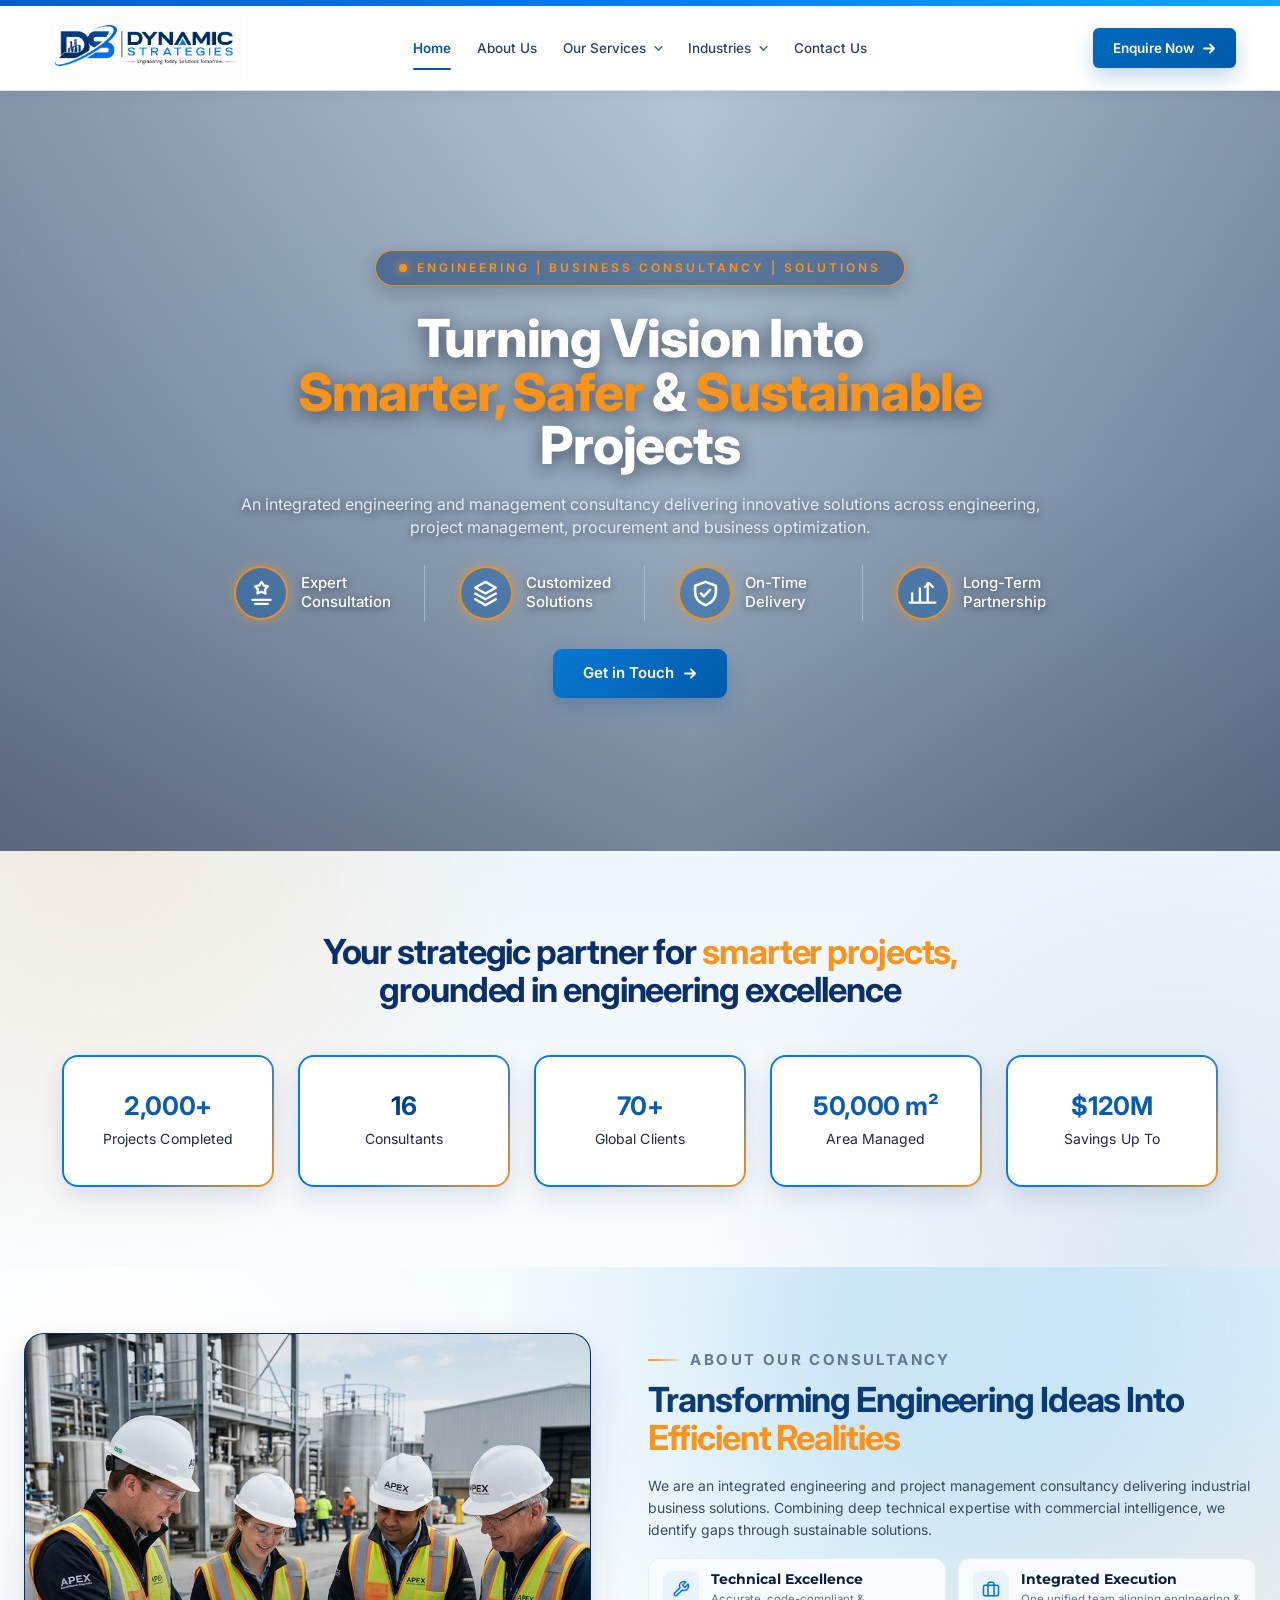
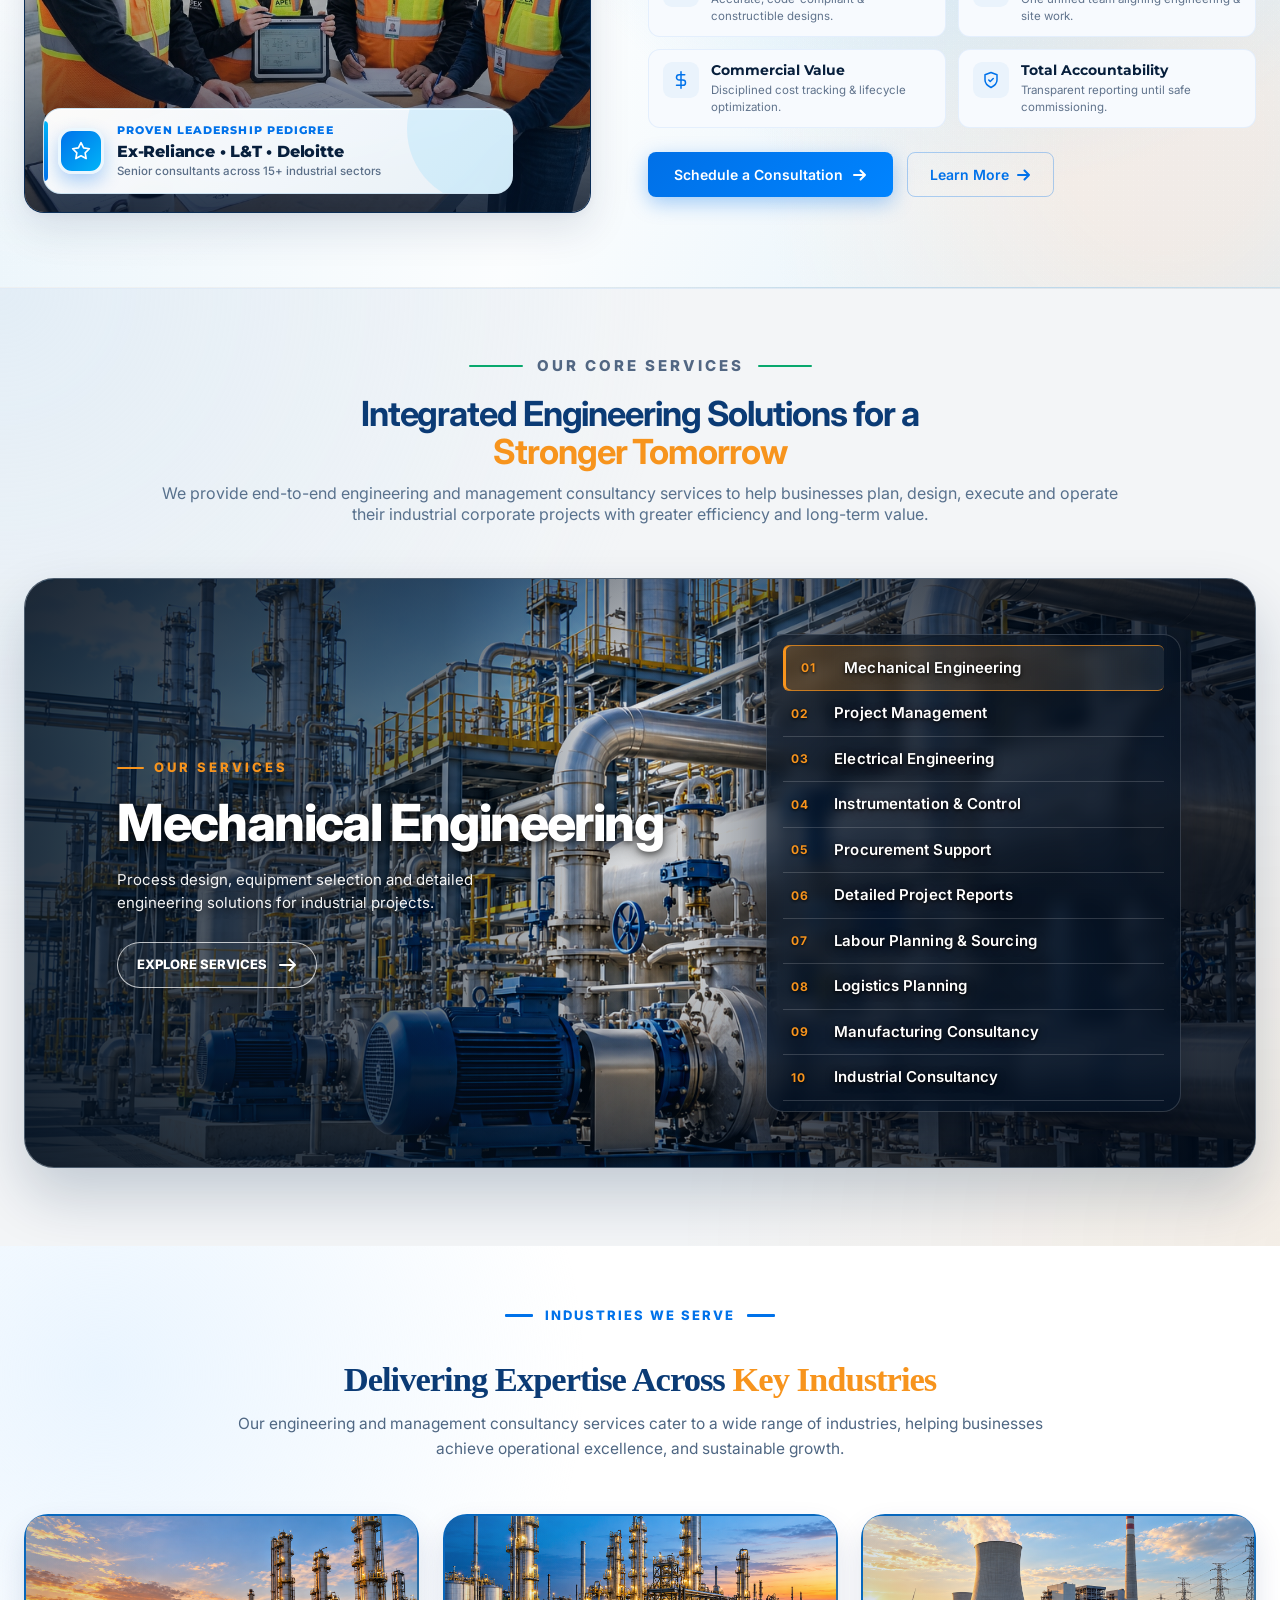
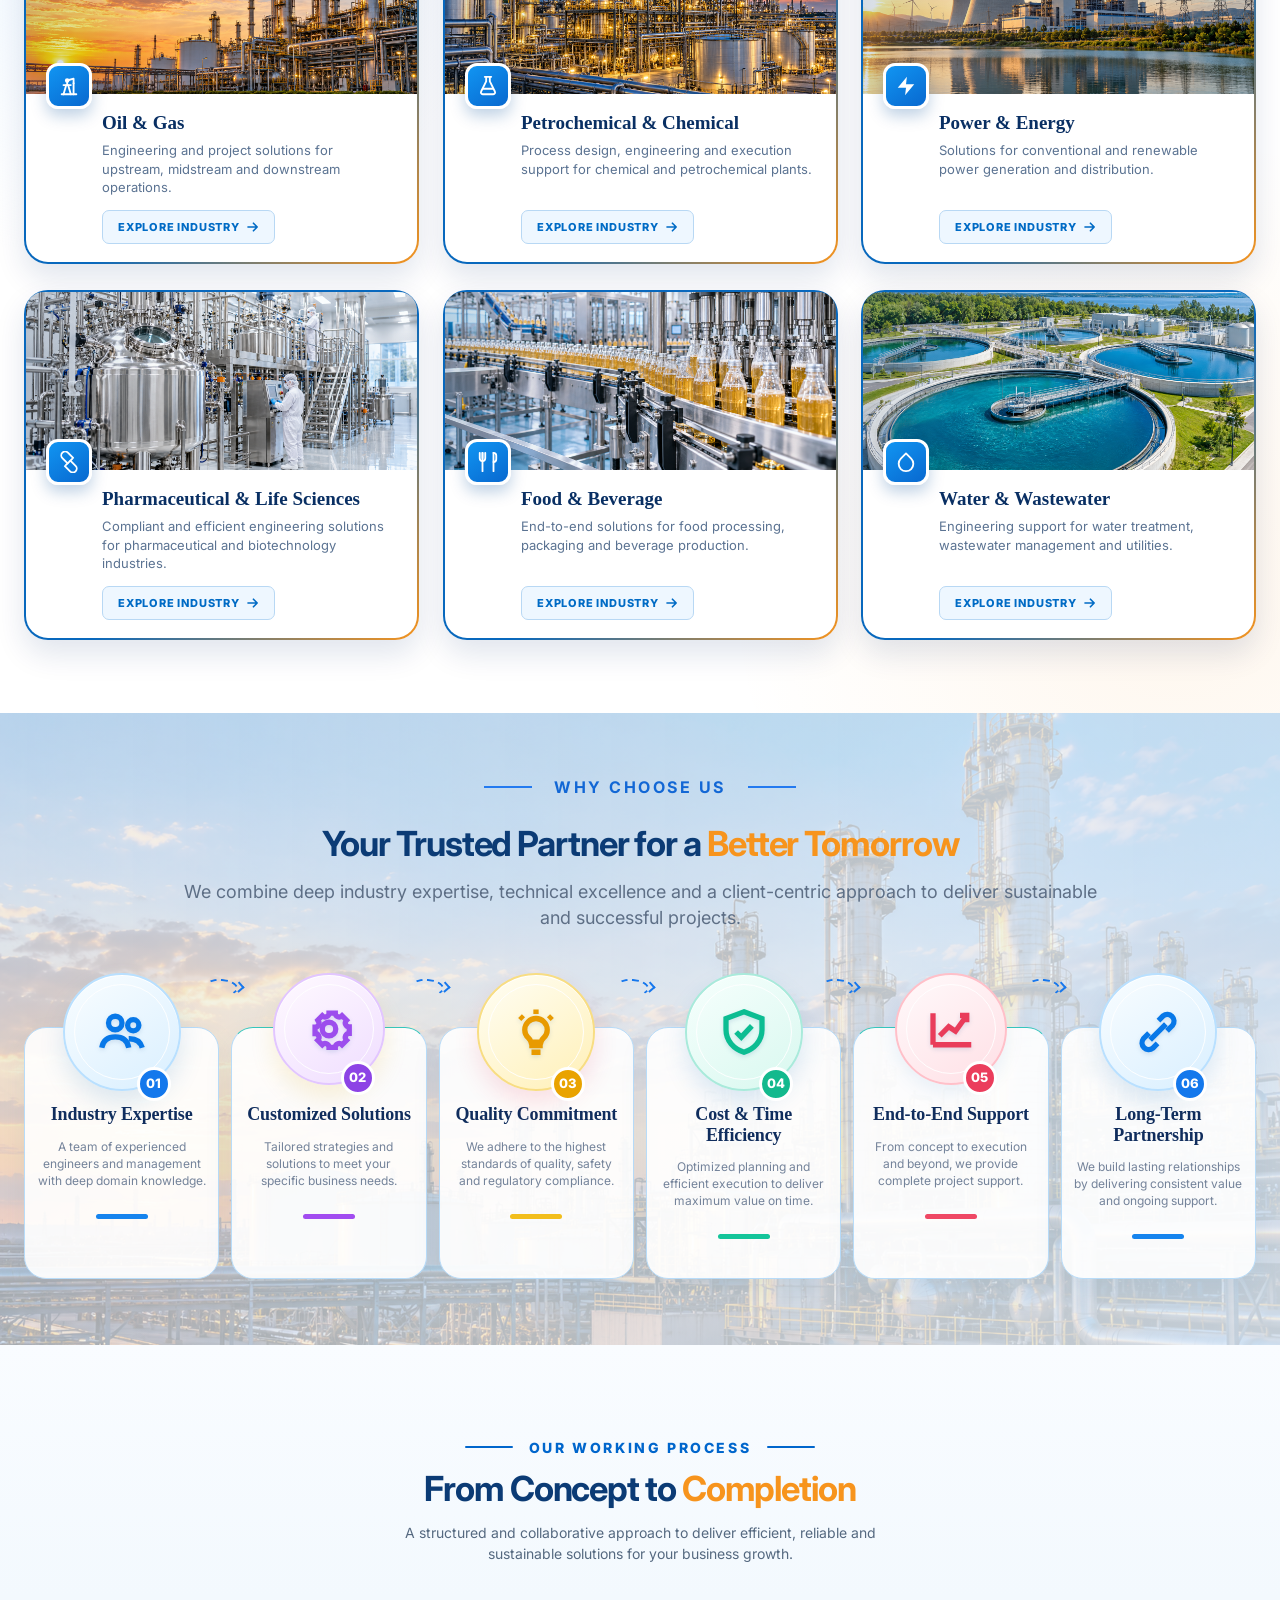
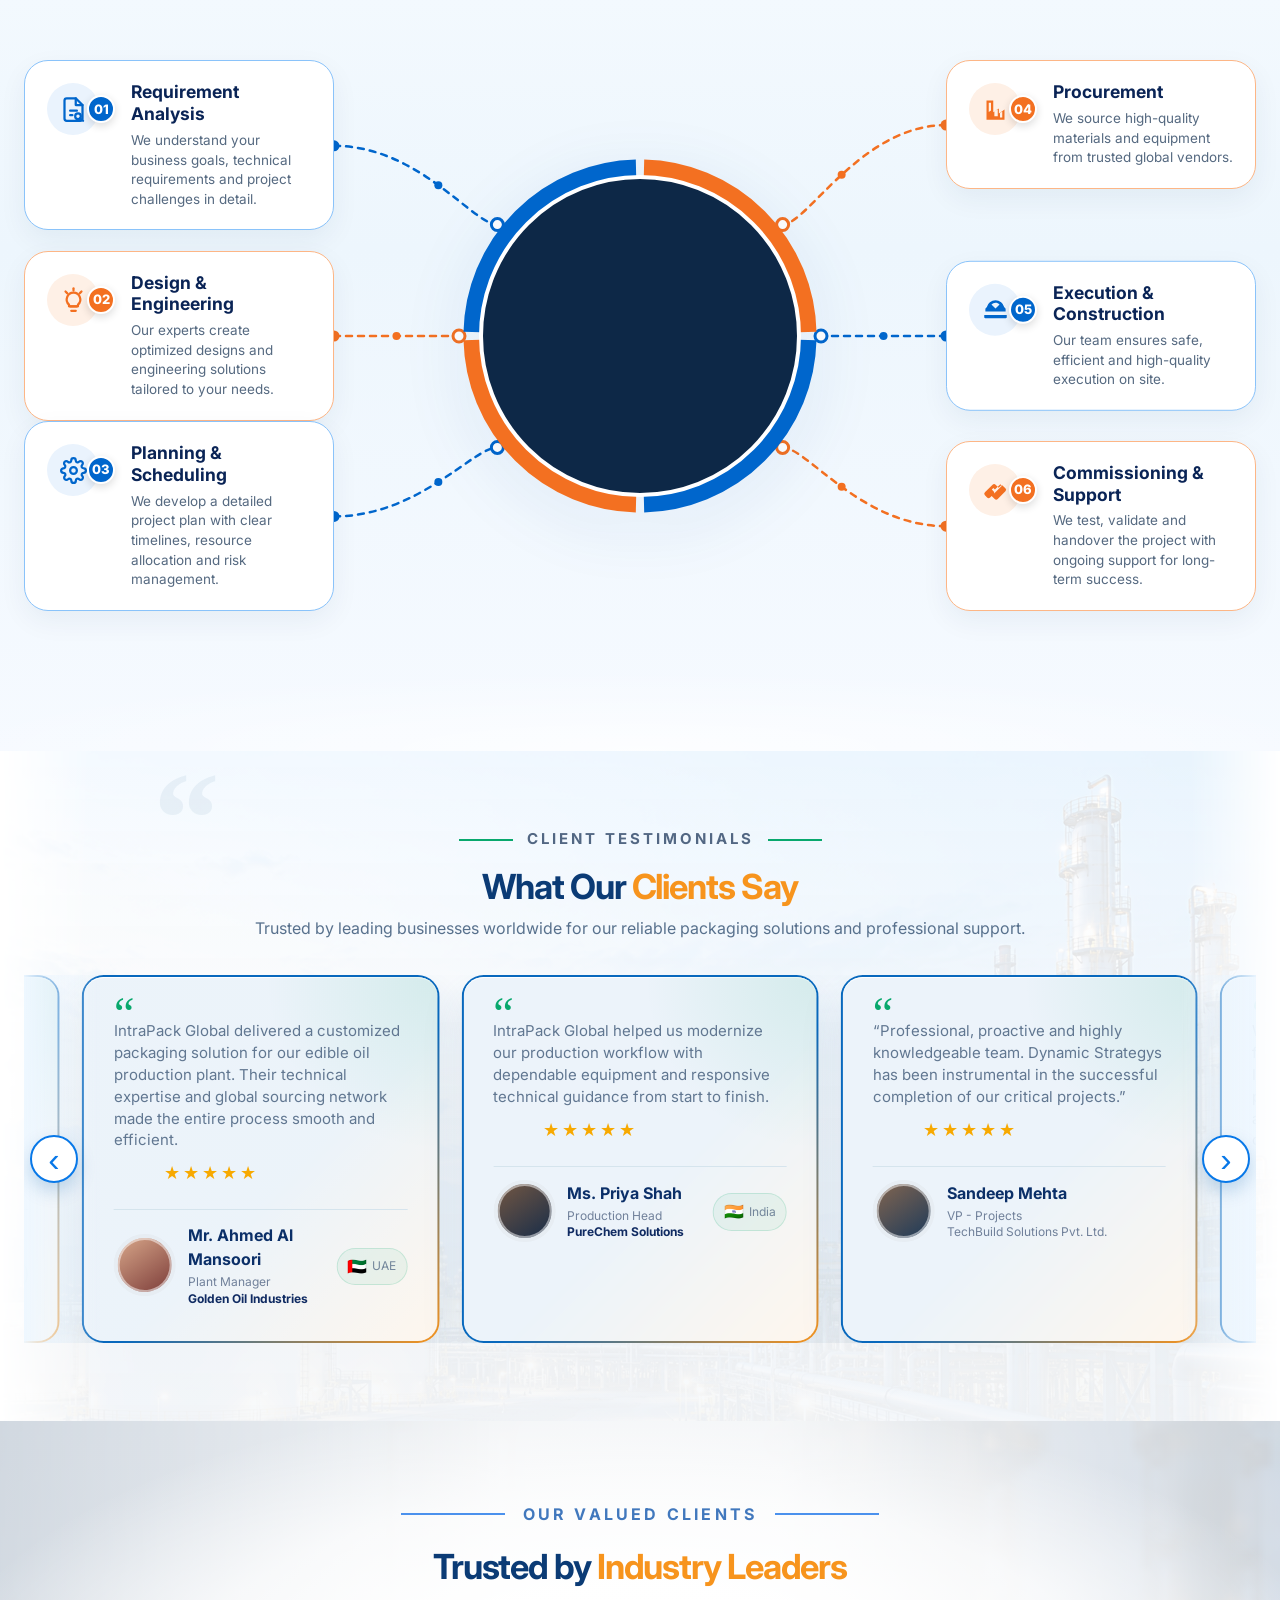
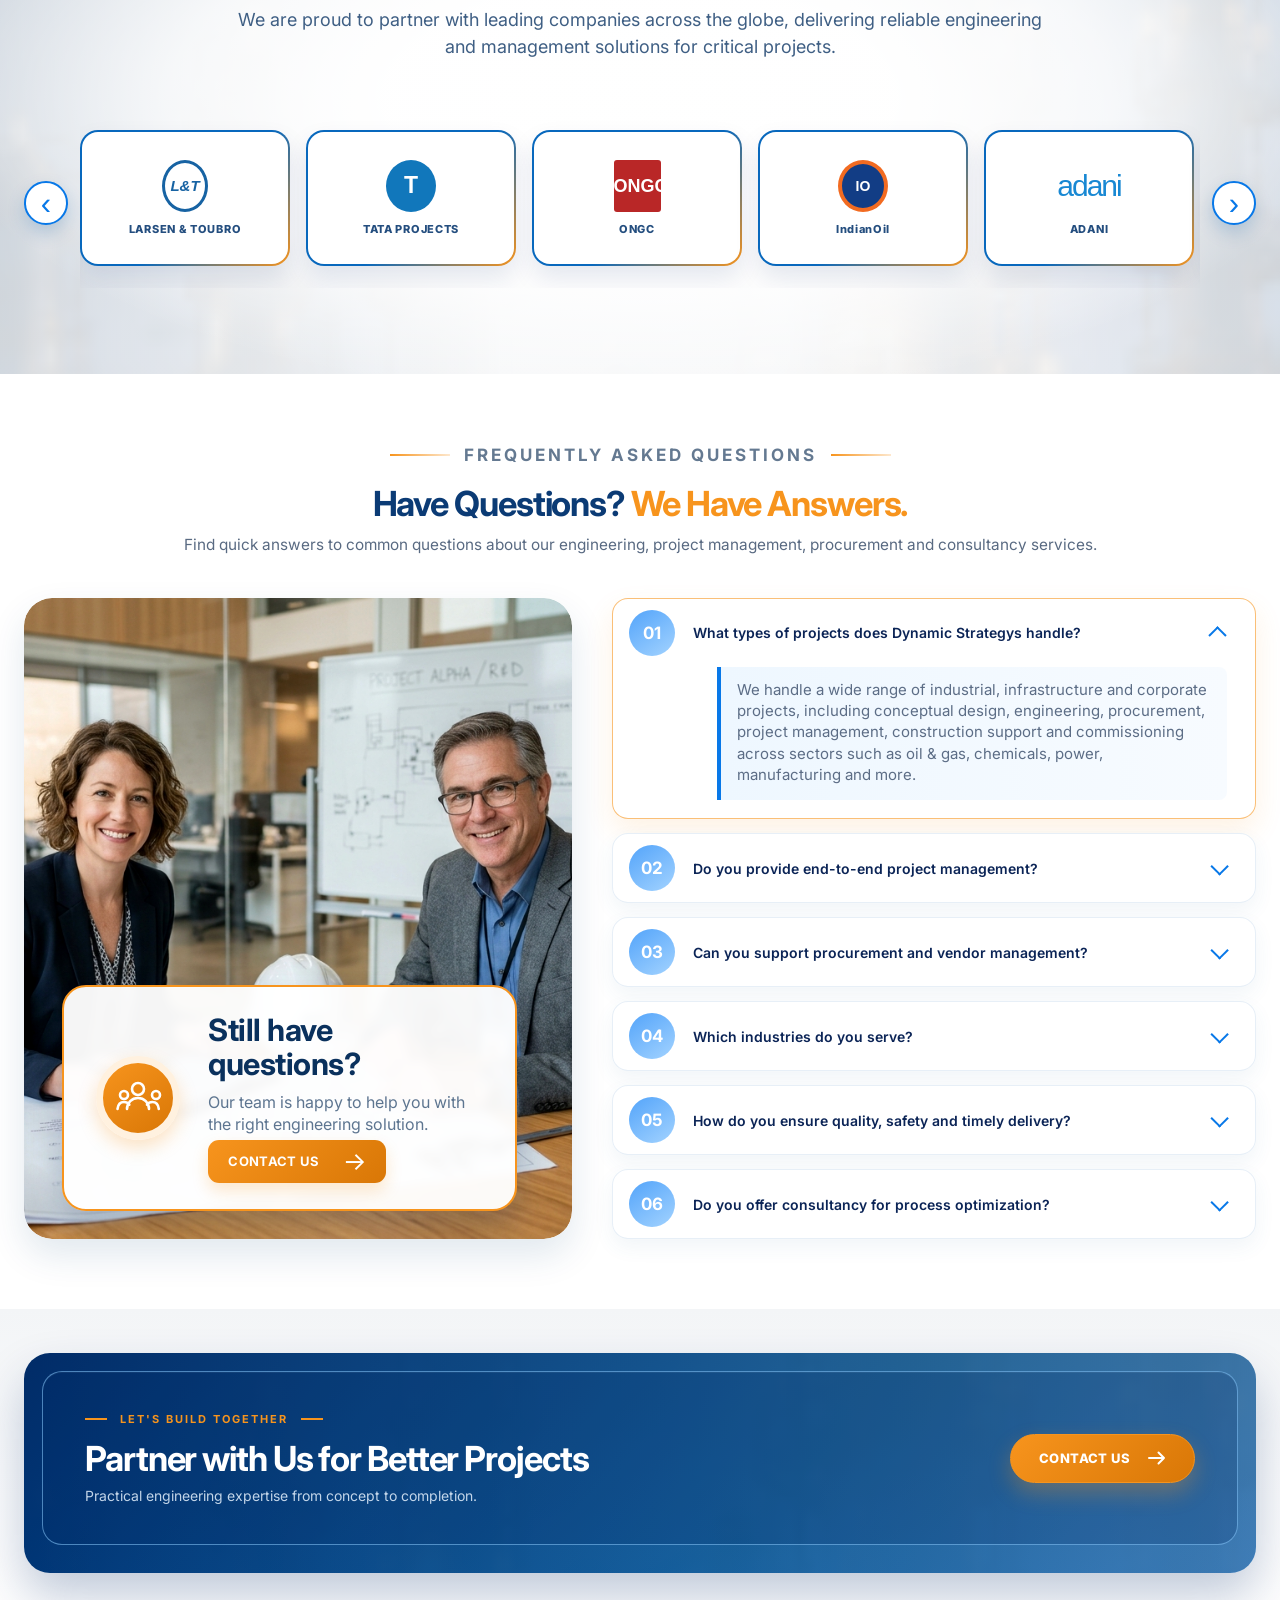
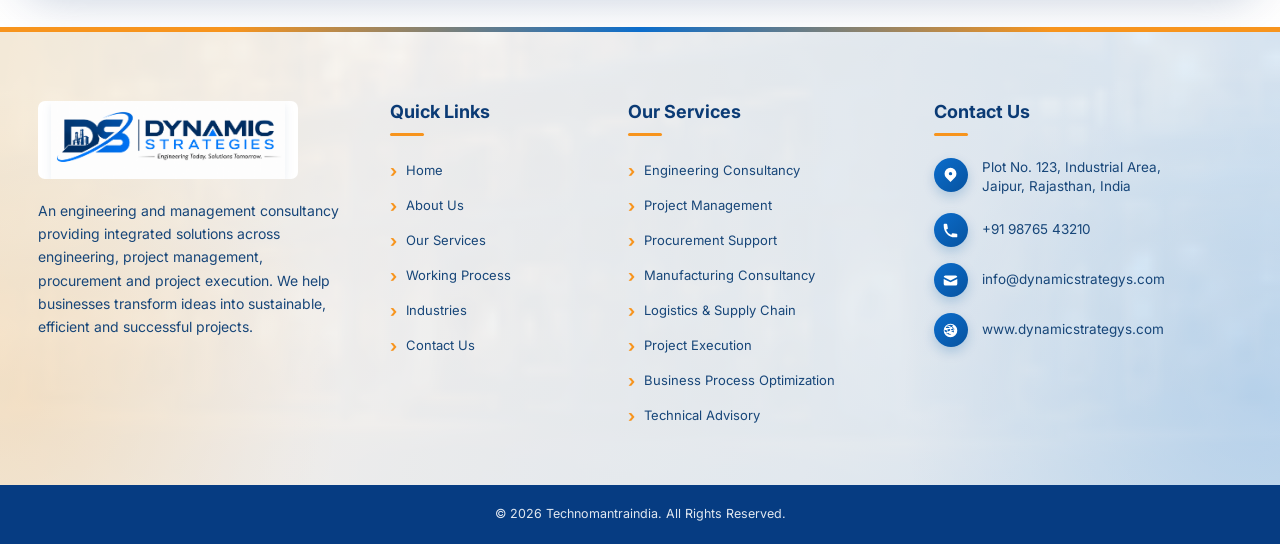
<file: index.html>
<!doctype html>
<html lang="en">

<head>
  <meta charset="UTF-8" />
  <meta name="viewport" content="width=device-width, initial-scale=1.0" />
  <meta name="description"
    content="Dynamic Strategys - Engineering, consulting, procurement, and project execution solutions." />
    <title>Dynamic Strategys | Engineering, Consulting &amp; Solutions</title>
  <!-- Google Fonts: Montserrat (for bold brand geometry) & Inter (for crisp interface typography) -->
  <link rel="preconnect" href="https://fonts.googleapis.com" />
  <link rel="preconnect" href="https://fonts.gstatic.com" crossorigin />
  <link
    href="https://fonts.googleapis.com/css2?family=Inter:wght@400;500;600;700&family=Lora:ital,wght@0,500;0,600;0,700;0,800;1,600&family=Montserrat:wght@500;600;700;800;900&display=swap"
    rel="stylesheet" />
  <link rel="stylesheet" href="styles.css?v=3.0" />
  <link rel="stylesheet" href="process-section.css" />
</head>

<body>

  <!-- Top Navigation Header -->
  <header class="site-header" id="home">
    <div class="header-container">
      <!-- Header Left: Brand Logo & Tagline -->
      <div class="header-left">
        <a class="brand" href="#home" aria-label="Dynamic Strategys - Home">
          <span class="brand-symbol">
            <img class="brand-image" src="assets/logo.png" alt="Dynamic Strategys logo" />
          </span>
        </a>
      </div>

      <!-- Header Center: Navigation Menu Centered -->
      <nav class="nav-menu header-center" id="primary-nav" aria-label="Main menu">
        <ul class="nav-list">
          <li class="nav-item">
            <a class="nav-link active" href="#home">Home</a>
          </li>
          <li class="nav-item">
            <a class="nav-link" href="pages/about.html">About Us</a>
          </li>
          <li class="nav-item has-dropdown">
            <a class="nav-link nav-link-dropdown" href="pages/services.html" aria-haspopup="true" aria-expanded="false">
              <span>Our Services</span>
              <svg class="chevron-arrow" viewBox="0 0 10 6" fill="none" stroke="currentColor" stroke-width="1.8"
                stroke-linecap="round" stroke-linejoin="round" aria-hidden="true">
                <path d="M1 1l4 4 4-4" />
              </svg>
            </a>
            <ul class="dropdown-list" aria-label="Our Services dropdown">
              <li><a href="pages/service-detail.html?service=electrical-engineering">Electrical Engineering</a></li>
              <li><a href="pages/service-detail.html?service=instrumentation-engineering">Instrumentation &amp; Control</a></li>
              <li><a href="pages/service-detail.html?service=mechanical-engineering">Mechanical Engineering</a></li>
              <li><a href="pages/service-detail.html?service=procurement-support">Procurement Support</a></li>
              <li><a href="pages/service-detail.html?service=detailed-project-reports">Detailed Project Reports (DPR)</a></li>
              <li><a href="pages/service-detail.html?service=project-management">Project Management</a></li>
              <li><a href="pages/service-detail.html?service=logistics-planning">Logistics Planning</a></li>
              <li><a href="pages/service-detail.html?service=manufacturing-consultancy">Manufacturing Consultancy</a></li>
              <li><a href="pages/service-detail.html?service=labour-planning">Labour Planning &amp; Sourcing</a></li>
            </ul>
          </li>
          <li class="nav-item has-dropdown">
            <a class="nav-link nav-link-dropdown" href="pages/industries.html" aria-haspopup="true" aria-expanded="false">
              <span>Industries</span>
              <svg class="chevron-arrow" viewBox="0 0 10 6" fill="none" stroke="currentColor" stroke-width="1.8"
                stroke-linecap="round" stroke-linejoin="round" aria-hidden="true">
                <path d="M1 1l4 4 4-4" />
              </svg>
            </a>
            <ul class="dropdown-list industries-dropdown" aria-label="Industries dropdown">
              <li><a href="pages/industry-detail.html?industry=pharmaceuticals">Pharmaceuticals, API &amp; Chemicals</a></li>
              <li><a href="pages/industry-detail.html?industry=food-beverages">Food &amp; Beverages</a></li>
              <li><a href="pages/industry-detail.html?industry=fmcg">FMCG Manufacturing</a></li>
              <li><a href="pages/industry-detail.html?industry=yarns-textiles">Yarns &amp; Textiles</a></li>
              <li><a href="pages/industry-detail.html?industry=packaging-corrugation">Packaging &amp; Corrugation</a></li>
              <li><a href="pages/industry-detail.html?industry=custom-engineering">Fabrication &amp; Heavy Engineering</a></li>
              <li><a href="pages/industry-detail.html?industry=automotive">Automobile &amp; Auto Ancillary</a></li>
              <li><a href="pages/industry-detail.html?industry=marine-structures">Marine &amp; Complex Structures</a></li>
              <li><a href="pages/industry-detail.html?industry=glass-ceramics">Glass &amp; Ceramics</a></li>
              <li><a href="pages/industry-detail.html?industry=pulp-paper">Pulp &amp; Paper Mills</a></li>
              <li><a href="pages/industry-detail.html?industry=logistics-warehousing">Logistics &amp; Warehousing</a></li>
              <li><a href="pages/industry-detail.html?industry=renewable-energy">Renewable Energy</a></li>
              <li><a href="pages/industry-detail.html?industry=polymers-petrochemicals">Polymers &amp; Petro-Chemicals</a></li>
              <li><a href="pages/industry-detail.html?industry=semiconductor-electronics">Semiconductor &amp; Electronics</a></li>
              <li><a href="pages/industry-detail.html?industry=oil-gas">Oil &amp; Gas</a></li>
            </ul>
          </li>
          <li class="nav-item">
            <a class="nav-link" href="pages/contact.html">Contact Us</a>
          </li>
        </ul>

        <!-- Mobile Only CTA inside Drawer -->
        <div class="mobile-nav-cta">
          <a class="btn-touch mobile-btn-touch open-enquiry-modal" href="#enquiryModal">
            <span>Enquire Now</span>
            <svg class="arrow-right" viewBox="0 0 14 12" fill="none" stroke="currentColor" stroke-width="2"
              stroke-linecap="round" stroke-linejoin="round" aria-hidden="true">
              <path d="M1 6h11M7.5 1.5L12 6l-4.5 4.5" />
            </svg>
          </a>
        </div>
      </nav>

      <!-- Header Right: CTA Button & Mobile Hamburger -->
      <div class="header-right">
        <a class="btn-touch header-btn-touch open-enquiry-modal" href="#enquiryModal">
          <span>Enquire Now</span>
          <svg class="arrow-right" viewBox="0 0 14 12" fill="none" stroke="currentColor" stroke-width="2"
            stroke-linecap="round" stroke-linejoin="round" aria-hidden="true">
            <path d="M1 6h11M7.5 1.5L12 6l-4.5 4.5" />
          </svg>
        </a>

        <!-- Mobile Hamburger Toggle -->
        <button class="nav-toggle" type="button" aria-expanded="false" aria-controls="primary-nav"
          aria-label="Toggle navigation">
          <span class="hamburger-bar"></span>
          <span class="hamburger-bar"></span>
          <span class="hamburger-bar"></span>
        </button>
      </div>
    </div>
  </header>

  <!-- Video Hero Banner -->
  <main class="hero-banner" id="heroBanner">
    <div class="video-wrapper">
      <video class="hero-video" autoplay loop muted playsinline preload="auto" id="bgVideo" onloadedmetadata="this.playbackRate = 0.7;">
        <source src="assets/gemini_generated_video_fa356316.mp4" type="video/mp4" />
        Your browser does not support HTML5 video.
      </video>
      <div class="video-overlay"></div>
    </div>

    <div class="hero-container">
      <div class="hero-content">
        <div class="hero-tag">
          <span class="tag-pulse"></span>
          <span>Engineering | Business Consultancy | Solutions</span>
        </div>

        <h1 class="hero-title">
          Turning Vision Into<br /><span class="text-gradient">Smarter, Safer</span> &amp; <span
            class="text-gradient">Sustainable</span><br />Projects
        </h1>

        <p class="hero-subtitle">
          An integrated engineering and management consultancy delivering innovative solutions across engineering,
          project management, procurement and business optimization.
        </p>

        <div class="hero-proof-row" aria-label="Our core strengths">
          <div class="hero-proof-item">
            <span class="hero-proof-icon" aria-hidden="true">
              <svg viewBox="0 0 24 24" fill="none" stroke="currentColor" stroke-width="1.8" stroke-linecap="round"
                stroke-linejoin="round">
                <path d="M12 3l1.7 2.7 3.2.7-2.2 2.4.4 3.2-3.1-1.4-3.1 1.4.4-3.2-2.2-2.4 3.2-.7L12 3Z" />
                <path d="M5 17h14M7 20h10" />
              </svg>
            </span>
            <span>Expert<br />Consultation</span>
          </div>
          <div class="hero-proof-divider" aria-hidden="true"></div>
          <div class="hero-proof-item">
            <span class="hero-proof-icon" aria-hidden="true">
              <svg viewBox="0 0 24 24" fill="none" stroke="currentColor" stroke-width="1.8" stroke-linecap="round"
                stroke-linejoin="round">
                <path d="m12 3 8 4.5-8 4.5-8-4.5L12 3Z" />
                <path d="m4 12 8 4.5 8-4.5M4 16.5l8 4.5 8-4.5" />
              </svg>
            </span>
            <span>Customized<br />Solutions</span>
          </div>
          <div class="hero-proof-divider" aria-hidden="true"></div>
          <div class="hero-proof-item">
            <span class="hero-proof-icon" aria-hidden="true">
              <svg viewBox="0 0 24 24" fill="none" stroke="currentColor" stroke-width="2" stroke-linecap="round"
                stroke-linejoin="round">
                <path d="M12 3 20 6v5c0 5-3.4 8.2-8 10-4.6-1.8-8-5-8-10V6l8-3Z" />
                <path d="m8.5 12 2.2 2.2 4.8-5" />
              </svg>
            </span>
            <span>On-Time<br />Delivery</span>
          </div>
          <div class="hero-proof-divider" aria-hidden="true"></div>
          <div class="hero-proof-item">
            <span class="hero-proof-icon" aria-hidden="true">
              <svg viewBox="0 0 24 24" fill="none" stroke="currentColor" stroke-width="1.8" stroke-linecap="round"
                stroke-linejoin="round">
                <path d="M4 19V12M10 19V8M16 19V4M22 19H2" />
                <path d="m14 7 3-3 3 3" />
              </svg>
            </span>
            <span>Long-Term<br />Partnership</span>
          </div>
        </div>

        <div class="hero-cta-group">
          <a class="btn-hero-primary" href="pages/contact.html">
            <span>Get in Touch</span>
            <svg class="arrow-right" viewBox="0 0 14 12" fill="none" stroke="currentColor" stroke-width="2"
              stroke-linecap="round" stroke-linejoin="round" aria-hidden="true">
              <path d="M1 6h11M7.5 1.5L12 6l-4.5 4.5" />
            </svg>
          </a>
          <a class="btn-hero-secondary" href="#services">
            <span>Our Services</span>
            <svg viewBox="0 0 10 6" fill="none" stroke="currentColor" stroke-width="1.8" stroke-linecap="round"
              stroke-linejoin="round" aria-hidden="true">
              <path d="M1 1l4 4 4-4" />
            </svg>
          </a>
          <button type="button" class="btn-video-toggle" id="btnVideoToggle"
            aria-label="Pause or play background video">
            <svg class="icon-pause" viewBox="0 0 24 24" fill="currentColor" width="16" height="16">
              <path d="M6 19h4V5H6v14zm8-14v14h4V5h-4z" />
            </svg>
            <svg class="icon-play" viewBox="0 0 24 24" fill="currentColor" width="16" height="16"
              style="display: none;">
              <path d="M8 5v14l11-7z" />
            </svg>
            <span class="video-btn-text">Pause Video</span>
          </button>
        </div>
      </div>
    </div>
  </main>

  <!-- Key Highlights & Performance Stats Section (Directly Below Banner) -->
  <!-- Key Highlights & Performance Stats Section (Clean, Compact & Image-Free) -->
  <section class="stats-overview-section" id="stats">
    <div class="stats-wrapper">
      <div class="stats-heading">
        <h2>Your strategic partner for <span>smarter projects,</span><br />grounded in engineering excellence</h2>
      </div>
      <div class="stats-card">
        <!-- 5 Stats Columns -->
        <div class="stats-grid">
          <!-- Stat 1: Projects Completed -->
          <div class="stat-box" data-count="2000" data-suffix="+" data-prefix="">
            <div class="stat-icon-wrapper">
              <svg class="stat-svg-icon" viewBox="0 0 36 36" fill="none" xmlns="http://www.w3.org/2000/svg"
                aria-hidden="true">
                <path d="M11 5.5H22L27 10.5V30.5H11C9.9 30.5 9 29.6 9 28.5V7.5C9 6.4 9.9 5.5 11 5.5Z"
                  stroke="currentColor" stroke-width="2" stroke-linejoin="round" />
                <path d="M22 5.5V10.5H27M14 16H22M14 20H22" stroke="currentColor" stroke-width="2"
                  stroke-linecap="round" stroke-linejoin="round" />
                <path d="M14 25L17 28L23 22" stroke="currentColor" stroke-width="2.4" stroke-linecap="round"
                  stroke-linejoin="round" />
              </svg>
            </div>
            <span class="stat-figure"><span class="stat-num">2,000</span>+</span>
            <span class="stat-caption">Projects Completed</span>
          </div>

          <div class="stat-sep" aria-hidden="true"></div>

          <!-- Stat 2: Consultants -->
          <div class="stat-box" data-count="16" data-suffix="" data-prefix="">
            <div class="stat-icon-wrapper">
              <svg class="stat-svg-icon" viewBox="0 0 36 36" fill="none" xmlns="http://www.w3.org/2000/svg"
                aria-hidden="true">
                <circle cx="18" cy="10" r="3.5" stroke="currentColor" stroke-width="2" />
                <path d="M11.5 27C11.5 22.8 14.4 19.5 18 19.5C21.6 19.5 24.5 22.8 24.5 27" stroke="currentColor"
                  stroke-width="2" stroke-linecap="round" />
                <circle cx="8.5" cy="13" r="2.5" stroke="currentColor" stroke-width="1.8" />
                <path
                  d="M3.8 26C4.2 22.7 6 20.8 8.7 20.8C10.2 20.8 11.5 21.5 12.4 22.7M27.5 13C27.5 11.6 28.6 10.5 30 10.5C31.4 10.5 32.5 11.6 32.5 13C32.5 14.4 31.4 15.5 30 15.5C28.6 15.5 27.5 14.4 27.5 13Z"
                  stroke="currentColor" stroke-width="1.8" stroke-linecap="round" />
                <path d="M23.6 22.7C24.5 21.5 25.8 20.8 27.3 20.8C30 20.8 31.8 22.7 32.2 26" stroke="currentColor"
                  stroke-width="1.8" stroke-linecap="round" />
              </svg>
            </div>
            <span class="stat-figure highlight-blue"><span class="stat-num">16</span></span>
            <span class="stat-caption">Consultants</span>
          </div>

          <div class="stat-sep" aria-hidden="true"></div>

          <!-- Stat 3: Global Clients -->
          <div class="stat-box" data-count="70" data-suffix="+" data-prefix="">
            <div class="stat-icon-wrapper">
              <svg class="stat-svg-icon" viewBox="0 0 36 36" fill="none" xmlns="http://www.w3.org/2000/svg"
                aria-hidden="true">
                <circle cx="18" cy="18" r="12" stroke="currentColor" stroke-width="2" />
                <path
                  d="M6 18H30M18 6C21.2 9.3 22.8 13.3 22.8 18C22.8 22.7 21.2 26.7 18 30C14.8 26.7 13.2 22.7 13.2 18C13.2 13.3 14.8 9.3 18 6Z"
                  stroke="currentColor" stroke-width="1.8" stroke-linecap="round" />
                <path
                  d="M8.5 11.5C11.1 13 14.3 13.8 18 13.8C21.7 13.8 24.9 13 27.5 11.5M8.5 24.5C11.1 23 14.3 22.2 18 22.2C21.7 22.2 24.9 23 27.5 24.5"
                  stroke="currentColor" stroke-width="1.5" stroke-linecap="round" />
              </svg>
            </div>
            <span class="stat-figure"><span class="stat-num">70</span>+</span>
            <span class="stat-caption">Global Clients</span>
          </div>

          <div class="stat-sep" aria-hidden="true"></div>

          <!-- Stat 4: Area Managed -->
          <div class="stat-box" data-count="50000" data-suffix=" m²" data-prefix="">
            <div class="stat-icon-wrapper">
              <svg class="stat-svg-icon" viewBox="0 0 36 36" fill="none" xmlns="http://www.w3.org/2000/svg"
                aria-hidden="true">
                <path d="M7 30V15L13 19V15L19 19V10H29V30H7Z" stroke="currentColor" stroke-width="2"
                  stroke-linejoin="round" />
                <path d="M23 30V22H27V30M23 14H25M23 18H25M13 23H15M13 27H15M18 23H20M18 27H20" stroke="currentColor"
                  stroke-width="1.8" stroke-linecap="round" />
                <path d="M25 7V3M22.5 5.5L25 3L27.5 5.5" stroke="currentColor" stroke-width="1.8" stroke-linecap="round"
                  stroke-linejoin="round" />
              </svg>
            </div>
            <span class="stat-figure"><span class="stat-num">50,000</span> m²</span>
            <span class="stat-caption">Area Managed</span>
          </div>

          <div class="stat-sep" aria-hidden="true"></div>

          <!-- Stat 5: Savings Up To -->
          <div class="stat-box" data-count="120" data-suffix="M" data-prefix="$">
            <div class="stat-icon-wrapper">
              <svg class="stat-svg-icon" viewBox="0 0 36 36" fill="none" xmlns="http://www.w3.org/2000/svg"
                aria-hidden="true">
                <path d="M7 29V22H12V29M15.5 29V16H20.5V29M24 29V10H29V29" stroke="currentColor" stroke-width="2.3"
                  stroke-linecap="round" stroke-linejoin="round" />
                <path d="M6 10L13 15L19 10L25 13L30 6M25 6H30V11" stroke="currentColor" stroke-width="2"
                  stroke-linecap="round" stroke-linejoin="round" />
              </svg>
            </div>
            <span class="stat-figure">$<span class="stat-num">120</span>M</span>
            <span class="stat-caption">Savings Up To</span>
          </div>
        </div>
      </div>
    </div>
  </section>

  <!-- Why Choose Us Section -->
  <section class="why-choose-section" id="why-choose">
    <div class="why-choose-container">
      <div class="why-choose-content">
        <div class="why-choose-eyebrow"><span></span><b>WHY CHOOSE US</b><span></span></div>
        <h2 class="why-choose-title">Your Trusted Partner for a <em>Better Tomorrow</em></h2>
        <p class="why-choose-description">We combine deep industry expertise, technical excellence and a client-centric
          approach to deliver sustainable and successful projects.</p>

        <div class="why-feature-grid">
          <article class="why-feature-card">
            <div class="why-feature-icon" aria-hidden="true"><svg viewBox="0 0 24 24" fill="none" stroke="currentColor"
                stroke-width="1.8">
                <circle cx="9" cy="8" r="3" />
                <circle cx="17" cy="9" r="2.5" />
                <path d="M3 19c.6-3.2 2.6-4.8 6-4.8s5.4 1.6 6 4.8M15 15c3.3-.1 5.2 1.3 6 4" />
              </svg></div>
            <div>
              <h3>Industry Expertise</h3>
              <p>A team of experienced engineers and management with deep domain knowledge.</p><span></span>
            </div>
          </article>
          <span class="why-flow-arrow why-flow-arrow-1" aria-hidden="true"></span>
          <article class="why-feature-card">
            <div class="why-feature-icon" aria-hidden="true"><svg viewBox="0 0 24 24" fill="none" stroke="currentColor"
                stroke-width="1.8">
                <circle cx="12" cy="12" r="3" />
                <path
                  d="M19.4 15a1.7 1.7 0 0 0 .3 1.9l.1.1-2 2-.1-.1a1.7 1.7 0 0 0-1.9-.3 1.7 1.7 0 0 0-1 1.5v.1h-2.8v-.1a1.7 1.7 0 0 0-1-1.5 1.7 1.7 0 0 0-1.9.3l-.1.1-2-2 .1-.1a1.7 1.7 0 0 0 .3-1.9 1.7 1.7 0 0 0-1.5-1H5.8v-2.8h.1a1.7 1.7 0 0 0 1.5-1 1.7 1.7 0 0 0-.3-1.9L7 8.1l2-2 .1.1a1.7 1.7 0 0 0 1.9.3 1.7 1.7 0 0 0 1-1.5v-.1h2.8V5a1.7 1.7 0 0 0 1 1.5 1.7 1.7 0 0 0 1.9-.3l.1-.1 2 2-.1.1a1.7 1.7 0 0 0-.3 1.9 1.7 1.7 0 0 0 1.5 1h.1v2.8h-.1a1.7 1.7 0 0 0-1.5 1z" />
              </svg></div>
            <div>
              <h3>Customized Solutions</h3>
              <p>Tailored strategies and solutions to meet your specific business needs.</p><span></span>
            </div>
          </article>
          <span class="why-flow-arrow why-flow-arrow-2" aria-hidden="true"></span>
          <article class="why-feature-card">
            <div class="why-feature-icon" aria-hidden="true"><svg viewBox="0 0 24 24" fill="none" stroke="currentColor"
                stroke-width="1.8">
                <path
                  d="M9 18h6M10 21h4M8.5 14.5C7.5 13.6 7 12.4 7 11a5 5 0 0 1 10 0c0 1.4-.5 2.6-1.5 3.5-.7.6-1.1 1.2-1.3 2h-4.4c-.2-.8-.6-1.4-1.3-2z" />
                <path d="M12 2v2M4.9 4.9l1.4 1.4M19.1 4.9l-1.4 1.4" />
              </svg></div>
            <div>
              <h3>Quality Commitment</h3>
              <p>We adhere to the highest standards of quality, safety and regulatory compliance.</p><span></span>
            </div>
          </article>
          <span class="why-flow-arrow why-flow-arrow-3" aria-hidden="true"></span>
          <article class="why-feature-card">
            <div class="why-feature-icon" aria-hidden="true"><svg viewBox="0 0 24 24" fill="none" stroke="currentColor"
                stroke-width="1.8">
                <path d="M12 3l8 3v5c0 5-3.5 8.5-8 10-4.5-1.5-8-5-8-10V6l8-3z" />
                <path d="m8.5 12 2.3 2.3 4.7-5" />
              </svg></div>
            <div>
              <h3>Cost &amp; Time Efficiency</h3>
              <p>Optimized planning and efficient execution to deliver maximum value on time.</p><span></span>
            </div>
          </article>
          <span class="why-flow-arrow why-flow-arrow-4" aria-hidden="true"></span>
          <article class="why-feature-card">
            <div class="why-feature-icon" aria-hidden="true"><svg viewBox="0 0 24 24" fill="none" stroke="currentColor"
                stroke-width="1.8">
                <path d="M4 19V5M4 19h17" />
                <path d="m7 15 4-4 3 2 5-7" />
                <path d="M16 6h3v3" />
              </svg></div>
            <div>
              <h3>End-to-End Support</h3>
              <p>From concept to execution and beyond, we provide complete project support.</p><span></span>
            </div>
          </article>
          <span class="why-flow-arrow why-flow-arrow-5" aria-hidden="true"></span>
          <article class="why-feature-card">
            <div class="why-feature-icon" aria-hidden="true"><svg viewBox="0 0 24 24" fill="none" stroke="currentColor"
                stroke-width="1.8">
                <path
                  d="M8 12.5 5.5 15a3 3 0 0 0 4.2 4.2l2.1-2.1M16 11.5l2.5-2.5a3 3 0 0 0-4.2-4.2l-2.1 2.1M8.5 15.5l7-7" />
              </svg></div>
            <div>
              <h3>Long-Term Partnership</h3>
              <p>We build lasting relationships by delivering consistent value and ongoing support.</p><span></span>
            </div>
          </article>
        </div>
      </div>

      <div class="why-choose-visual">
        <div class="why-image-frame">
          <img src="assets/why-choose-refinery.png" alt="Modern petrochemical refinery at sunset" loading="lazy" />
          <div class="why-image-wash" aria-hidden="true"></div>
        </div>
        <div class="why-choose-badge">
          <div class="why-badge-icon" aria-hidden="true"><svg viewBox="0 0 24 24" fill="none" stroke="currentColor"
              stroke-width="1.8">
              <path d="M4 11h16M6 11V8l6-4 6 4v3M8 11v7M12 11v7M16 11v7M4 18h16" />
              <path d="M3 20h18" />
            </svg></div>
          <span>Engineering<br />Today for a<br />Sustainable<br />Tomorrow</span>
        </div>
      </div>
    </div>
  </section>

  <!-- About Us Section -->
  <section class="about-us-section" id="about">
    <div class="about-container">
      <!-- Left Column: Industrial Engineers Showcase -->
      <div class="about-media-col">
        <div class="about-image-card">
          <img src="assets/about-engineers-hd.jpg"
            alt="Experienced industrial project engineers reviewing plant blueprints on site"
            class="about-engineers-img" loading="lazy" />
          <div class="about-image-gradient" aria-hidden="true"></div>

          <!-- Single Elegant Floating Credibility Badge -->
          <div class="about-floating-badge">
            <div class="floating-badge-icon" aria-hidden="true">
              <svg viewBox="0 0 24 24" fill="none" stroke="currentColor" stroke-width="2" stroke-linecap="round"
                stroke-linejoin="round">
                <path
                  d="M12 2L15.09 8.26L22 9.27L17 14.14L18.18 21.02L12 17.77L5.82 21.02L7 14.14L2 9.27L8.91 8.26L12 2Z" />
              </svg>
            </div>
            <div class="floating-badge-text">
              <span class="floating-badge-eyebrow">Proven Leadership Pedigree</span>
              <strong class="floating-stat-pedigree">Ex-Reliance • L&amp;T • Deloitte</strong>
              <span class="floating-label">Senior consultants across 15+ industrial sectors</span>
            </div>
          </div>
        </div>
      </div>

      <!-- Right Column: Content & Core Strengths -->
      <div class="about-content-col">
        <!-- Eyebrow Tag -->
        <div class="about-eyebrow">
          <span class="eyebrow-line" aria-hidden="true"></span>
          <span class="eyebrow-text">ABOUT OUR CONSULTANCY</span>
        </div>

        <!-- Main Headline -->
        <h2 class="about-heading">
          Transforming Engineering Ideas Into <span class="highlight-blue">Efficient Realities</span>
        </h2>

        <!-- Descriptive Body Text -->
        <p class="about-description">
          We are an integrated engineering and project management consultancy delivering industrial business
          solutions. Combining deep technical expertise with commercial intelligence, we identify gaps through
          sustainable solutions.
        </p>

        <!-- 4 Core Pillars (Streamlined 2x2 grid) -->
        <div class="about-pillars-grid">
          <!-- Pillar 1: Technical Excellence -->
          <div class="about-pillar-card">
            <div class="pillar-icon-box" aria-hidden="true">
              <svg viewBox="0 0 24 24" fill="none" stroke="currentColor" stroke-width="2" stroke-linecap="round"
                stroke-linejoin="round">
                <path
                  d="M14.7 6.3a1 1 0 0 0 0 1.4l1.6 1.6a1 1 0 0 0 1.4 0l3.77-3.77a6 6 0 0 1-7.94 7.94l-6.91 6.91a2.12 2.12 0 0 1-3-3l6.91-6.91a6 6 0 0 1 7.94-7.94l-3.76 3.76z" />
              </svg>
            </div>
            <div class="pillar-content">
              <strong class="pillar-title">Technical Excellence</strong>
              <p class="pillar-desc">Accurate, code-compliant &amp; constructible designs.</p>
            </div>
          </div>

          <!-- Pillar 2: Integrated Execution -->
          <div class="about-pillar-card">
            <div class="pillar-icon-box" aria-hidden="true">
              <svg viewBox="0 0 24 24" fill="none" stroke="currentColor" stroke-width="2" stroke-linecap="round"
                stroke-linejoin="round">
                <rect x="2" y="7" width="20" height="14" rx="2" ry="2" />
                <path d="M16 21V5a2 2 0 0 0-2-2h-4a2 2 0 0 0-2 2v16" />
              </svg>
            </div>
            <div class="pillar-content">
              <strong class="pillar-title">Integrated Execution</strong>
              <p class="pillar-desc">One unified team aligning engineering &amp; site work.</p>
            </div>
          </div>

          <!-- Pillar 3: Commercial Intelligence -->
          <div class="about-pillar-card">
            <div class="pillar-icon-box" aria-hidden="true">
              <svg viewBox="0 0 24 24" fill="none" stroke="currentColor" stroke-width="2" stroke-linecap="round"
                stroke-linejoin="round">
                <line x1="12" y1="1" x2="12" y2="23" />
                <path d="M17 5H9.5a3.5 3.5 0 0 0 0 7h5a3.5 3.5 0 0 1 0 7H6" />
              </svg>
            </div>
            <div class="pillar-content">
              <strong class="pillar-title">Commercial Value</strong>
              <p class="pillar-desc">Disciplined cost tracking &amp; lifecycle optimization.</p>
            </div>
          </div>

          <!-- Pillar 4: Total Accountability -->
          <div class="about-pillar-card">
            <div class="pillar-icon-box" aria-hidden="true">
              <svg viewBox="0 0 24 24" fill="none" stroke="currentColor" stroke-width="2" stroke-linecap="round"
                stroke-linejoin="round">
                <path d="M12 22s8-4 8-10V5l-8-3-8 3v7c0 6 8 10 8 10z" />
                <path d="M9 12l2 2 4-4" />
              </svg>
            </div>
            <div class="pillar-content">
              <strong class="pillar-title">Total Accountability</strong>
              <p class="pillar-desc">Transparent reporting until safe commissioning.</p>
            </div>
          </div>
        </div>

        <!-- Action Buttons Group -->
        <div class="about-cta-group">
          <a class="btn-about" href="pages/contact.html">
            <span>Schedule a Consultation</span>
            <svg class="arrow-right" viewBox="0 0 14 12" fill="none" stroke="currentColor" stroke-width="2"
              stroke-linecap="round" stroke-linejoin="round" aria-hidden="true">
              <path d="M1 6h11M7.5 1.5L12 6l-4.5 4.5" />
            </svg>
          </a>
          <a class="btn-about-secondary" href="pages/about.html">
            <span>Learn More</span>
            <svg class="arrow-right" viewBox="0 0 14 12" fill="none" stroke="currentColor" stroke-width="2"
              stroke-linecap="round" stroke-linejoin="round" aria-hidden="true">
              <path d="M1 6h11M7.5 1.5L12 6l-4.5 4.5" />
            </svg>
          </a>
        </div>
      </div>
    </div>
  </section>

  <!-- ==========================================================================
         Our Core Services Section (Exact Match to User Mockup)
         ========================================================================== -->
  <section class="core-services-section" id="services">
    <div class="services-container">
      <!-- Section Header -->
      <div class="services-header">
        <div class="services-eyebrow">
          <span class="eyebrow-dash" aria-hidden="true"></span>
          <span class="eyebrow-text">OUR CORE SERVICES</span>
          <span class="eyebrow-dash" aria-hidden="true"></span>
        </div>

        <h2 class="services-title">
          Integrated Engineering Solutions for a<br class="services-title-break" />
          <span class="highlight-blue">Stronger Tomorrow</span>
        </h2>

        <p class="services-subtitle">
          We provide end-to-end engineering and management consultancy services to help businesses plan, design, execute
          and operate their industrial corporate projects with greater efficiency and long-term value.
        </p>
      </div>

      <!-- 6 Core Services Cards Grid (3x2) -->
      <div class="services-grid">
        <!-- Card 01: Mechanical Engineering (Blue) -->
        <article class="service-card card-blue">
          <div class="card-image-wrap">
            <img src="assets/services-generated/mechanical-engineering.png"
              alt="Mechanical Engineering piping and equipment" loading="lazy" />
          </div>
          <div class="card-icon-badge" aria-hidden="true">
            <svg viewBox="0 0 24 24" fill="none" stroke="currentColor" stroke-width="2" stroke-linecap="round"
              stroke-linejoin="round">
              <circle cx="12" cy="12" r="3" />
              <path
                d="M19.4 15a1.65 1.65 0 0 0 .33 1.82l.06.06a2 2 0 0 1 0 2.83 2 2 0 0 1-2.83 0l-.06-.06a1.65 1.65 0 0 0-1.82-.33 1.65 1.65 0 0 0-1 1.51V21a2 2 0 0 1-2 2 2 2 0 0 1-2-2v-.09A1.65 1.65 0 0 0 9 19.4a1.65 1.65 0 0 0-1.82.33l-.06.06a2 2 0 0 1-2.83 0 2 2 0 0 1 0-2.83l.06-.06a1.65 1.65 0 0 0 .33-1.82 1.65 1.65 0 0 0-1.51-1H3a2 2 0 0 1-2-2 2 2 0 0 1 2-2h.09A1.65 1.65 0 0 0 4.6 9a1.65 1.65 0 0 0-.33-1.82l-.06-.06a2 2 0 0 1 0-2.83 2 2 0 0 1 2.83 0l.06.06a1.65 1.65 0 0 0 1.82.33H9a1.65 1.65 0 0 0 1-1.51V3a2 2 0 0 1 2-2 2 2 0 0 1 2 2v.09a1.65 1.65 0 0 0 1 1.51 1.65 1.65 0 0 0 1.82-.33l.06-.06a2 2 0 0 1 2.83 0 2 2 0 0 1 0 2.83l-.06.06a1.65 1.65 0 0 0-.33 1.82V9a1.65 1.65 0 0 0 1.51 1H21a2 2 0 0 1 2 2 2 2 0 0 1-2 2h-.09a1.65 1.65 0 0 0-1.51 1z" />
            </svg>
          </div>

          <div class="card-body">
            <h3 class="card-title">Mechanical Engineering</h3>
            <p class="card-desc">Process design, equipment selection and detailed engineering solutions for industrial
              projects.</p>
            <a href="pages/contact.html" class="card-action-btn" aria-label="Explore Mechanical Engineering">
              <span>EXPLORE SERVICES</span>
              <svg class="btn-arrow" viewBox="0 0 14 12" fill="none" stroke="currentColor" stroke-width="2"
                stroke-linecap="round" stroke-linejoin="round" aria-hidden="true">
                <path d="M1 6h11M7.5 1.5L12 6l-4.5 4.5" />
              </svg>
            </a>
          </div>
        </article>

        <!-- Card 02: Project Management (Blue) -->
        <article class="service-card card-blue">
          <div class="card-image-wrap">
            <img src="assets/services-generated/project-management.png"
              alt="Industrial project management construction site" loading="lazy" />
          </div>
          <div class="card-icon-badge" aria-hidden="true">
            <svg viewBox="0 0 24 24" fill="none" stroke="currentColor" stroke-width="2" stroke-linecap="round"
              stroke-linejoin="round">
              <path d="M2 18a1 1 0 0 0 1 1h18a1 1 0 0 0 1-1v-2a1 1 0 0 0-1-1H3a1 1 0 0 0-1 1v2z" />
              <path d="M10 10V5a2 2 0 0 1 4 0v5" />
              <path d="M4 15v-3a8 8 0 0 1 16 0v3" />
            </svg>
          </div>

          <div class="card-body">
            <h3 class="card-title">Project Management</h3>
            <p class="card-desc">End-to-end project planning, coordination and execution support for successful
              delivery.</p>
            <a href="pages/contact.html" class="card-action-btn" aria-label="Explore Project Management">
              <span>EXPLORE SERVICES</span>
              <svg class="btn-arrow" viewBox="0 0 14 12" fill="none" stroke="currentColor" stroke-width="2"
                stroke-linecap="round" stroke-linejoin="round" aria-hidden="true">
                <path d="M1 6h11M7.5 1.5L12 6l-4.5 4.5" />
              </svg>
            </a>
          </div>
        </article>

        <!-- Card 03: Electrical Engineering (Blue) -->
        <article class="service-card card-blue">
          <div class="card-image-wrap">
            <img src="assets/services-generated/electrical-engineering.png"
              alt="Electrical substation power distribution switchgear panels" loading="lazy" />
          </div>
          <div class="card-icon-badge" aria-hidden="true">
            <svg viewBox="0 0 24 24" fill="currentColor">
              <polygon points="13 2 3 14 12 14 11 22 21 10 12 10 13 2" />
            </svg>
          </div>

          <div class="card-body">
            <h3 class="card-title">Electrical Engineering</h3>
            <p class="card-desc">Power distribution, electrical systems and infrastructure design.</p>
            <a href="pages/contact.html" class="card-action-btn" aria-label="Explore Electrical Engineering">
              <span>EXPLORE SERVICES</span>
              <svg class="btn-arrow" viewBox="0 0 14 12" fill="none" stroke="currentColor" stroke-width="2"
                stroke-linecap="round" stroke-linejoin="round" aria-hidden="true">
                <path d="M1 6h11M7.5 1.5L12 6l-4.5 4.5" />
              </svg>
            </a>
          </div>
        </article>

        <!-- Card 04: Instrumentation & Control (Green) -->
        <article class="service-card card-green">
          <div class="card-image-wrap">
            <img src="assets/services-generated/instrumentation-control.png"
              alt="Instrumentation & Control pressure transmitter" loading="lazy" />
          </div>
          <div class="card-icon-badge" aria-hidden="true">
            <svg viewBox="0 0 24 24" fill="none" stroke="currentColor" stroke-width="2" stroke-linecap="round"
              stroke-linejoin="round">
              <circle cx="12" cy="12" r="9" />
              <path d="M12 7v2" />
              <path d="M7 12h2" />
              <path d="M17 12h2" />
              <path d="M12 12l3.5-3.5" />
              <circle cx="12" cy="12" r="1.5" fill="currentColor" />
            </svg>
          </div>

          <div class="card-body">
            <h3 class="card-title">Instrumentation &amp; Control</h3>
            <p class="card-desc">Process automation, control systems and instrumentation engineering.</p>
            <a href="pages/contact.html" class="card-action-btn" aria-label="Explore Instrumentation & Control">
              <span>EXPLORE SERVICES</span>
              <svg class="btn-arrow" viewBox="0 0 14 12" fill="none" stroke="currentColor" stroke-width="2"
                stroke-linecap="round" stroke-linejoin="round" aria-hidden="true">
                <path d="M1 6h11M7.5 1.5L12 6l-4.5 4.5" />
              </svg>
            </a>
          </div>
        </article>

        <!-- Card 05: Procurement Support (Green) -->
        <article class="service-card card-green">
          <div class="card-image-wrap">
            <img src="assets/services-generated/procurement-support.png"
              alt="Industrial procurement yard and material storage" loading="lazy" />
          </div>
          <div class="card-icon-badge" aria-hidden="true">
            <svg viewBox="0 0 24 24" fill="none" stroke="currentColor" stroke-width="2" stroke-linecap="round"
              stroke-linejoin="round">
              <circle cx="9" cy="20" r="1.5" fill="currentColor" />
              <circle cx="18" cy="20" r="1.5" fill="currentColor" />
              <path d="M1 2h3.5l2.6 12.2a2 2 0 0 0 2 1.6h9.7a2 2 0 0 0 2-1.6L22 6H5.5" />
            </svg>
          </div>

          <div class="card-body">
            <h3 class="card-title">Procurement Support</h3>
            <p class="card-desc">Strategic sourcing, vendor management and cost optimization.</p>
            <a href="pages/contact.html" class="card-action-btn" aria-label="Explore Procurement Support">
              <span>EXPLORE SERVICES</span>
              <svg class="btn-arrow" viewBox="0 0 14 12" fill="none" stroke="currentColor" stroke-width="2"
                stroke-linecap="round" stroke-linejoin="round" aria-hidden="true">
                <path d="M1 6h11M7.5 1.5L12 6l-4.5 4.5" />
              </svg>
            </a>
          </div>
        </article>

        <!-- Card 06: Industrial Consultancy (Green) -->
        <article class="service-card card-green">
          <div class="card-image-wrap">
            <img src="assets/services-generated/industrial-consultancy.png"
              alt="Industrial chemical refinery plant towers" loading="lazy" />
          </div>
          <div class="card-icon-badge" aria-hidden="true">
            <svg viewBox="0 0 24 24" fill="none" stroke="currentColor" stroke-width="2" stroke-linecap="round"
              stroke-linejoin="round">
              <path d="M2 20h20" />
              <path d="M3 20V9l5 3V9l5 3V4h7v16H3z" />
              <line x1="17" y1="8" x2="17" y2="8.01" />
              <line x1="17" y1="12" x2="17" y2="12.01" />
              <line x1="17" y1="16" x2="17" y2="16.01" />
            </svg>
          </div>

          <div class="card-body">
            <h3 class="card-title">Industrial Consultancy</h3>
            <p class="card-desc">Feasibility studies, process optimization and operational improvement.</p>
            <a href="pages/contact.html" class="card-action-btn" aria-label="Explore Industrial Consultancy">
              <span>EXPLORE SERVICES</span>
              <svg class="btn-arrow" viewBox="0 0 14 12" fill="none" stroke="currentColor" stroke-width="2"
                stroke-linecap="round" stroke-linejoin="round" aria-hidden="true">
                <path d="M1 6h11M7.5 1.5L12 6l-4.5 4.5" />
              </svg>
            </a>
          </div>
        </article>
      </div>

      <div class="services-showcase" data-services-showcase>
        <div class="services-showcase-media" aria-hidden="true">
          <img class="services-showcase-image" src="assets/services-generated/mechanical-engineering.png" alt="" />
          <div class="services-showcase-overlay"></div>
        </div>
        <div class="services-showcase-copy">
          <div class="services-showcase-eyebrow"><span></span>OUR SERVICES</div>
          <h3 data-service-showcase-title>Mechanical Engineering</h3>
          <p data-service-showcase-description>Process design, equipment selection and detailed engineering solutions for industrial projects.</p>
          <a class="services-showcase-button" data-service-showcase-link href="pages/contact.html">
            <span>EXPLORE SERVICES</span>
            <svg viewBox="0 0 18 14" fill="none" stroke="currentColor" stroke-width="2" stroke-linecap="round" stroke-linejoin="round" aria-hidden="true">
              <path d="M1 7h15M10.5 1.5L16 7l-5.5 5.5" />
            </svg>
          </a>
        </div>
        <nav class="services-showcase-nav" aria-label="Our services">
          <button class="services-showcase-option is-active" type="button" data-service-key="mechanical"><span class="services-showcase-number">01</span><span>Mechanical Engineering</span></button>
          <button class="services-showcase-option" type="button" data-service-key="project"><span class="services-showcase-number">02</span><span>Project Management</span></button>
          <button class="services-showcase-option" type="button" data-service-key="electrical"><span class="services-showcase-number">03</span><span>Electrical Engineering</span></button>
          <button class="services-showcase-option" type="button" data-service-key="instrumentation"><span class="services-showcase-number">04</span><span>Instrumentation &amp; Control</span></button>
          <button class="services-showcase-option" type="button" data-service-key="procurement"><span class="services-showcase-number">05</span><span>Procurement Support</span></button>
          <button class="services-showcase-option" type="button" data-service-key="dpr"><span class="services-showcase-number">06</span><span>Detailed Project Reports</span></button>
          <button class="services-showcase-option" type="button" data-service-key="labour"><span class="services-showcase-number">07</span><span>Labour Planning &amp; Sourcing</span></button>
          <button class="services-showcase-option" type="button" data-service-key="logistics"><span class="services-showcase-number">08</span><span>Logistics Planning</span></button>
          <button class="services-showcase-option" type="button" data-service-key="manufacturing"><span class="services-showcase-number">09</span><span>Manufacturing Consultancy</span></button>
          <button class="services-showcase-option" type="button" data-service-key="consultancy"><span class="services-showcase-number">10</span><span>Industrial Consultancy</span></button>
        </nav>
      </div>
    </div>
  </section>

  <!-- ========================================================================== 
         Industries We Serve Section (Exact Match to User Mockup)
         ========================================================================== -->
  <section class="industries-section" id="industries">
    <div class="industries-container">
      <!-- Section Header -->
      <div class="industries-header">
        <div class="industries-eyebrow">
          <span class="eyebrow-dash" aria-hidden="true"></span>
          <span class="eyebrow-text">INDUSTRIES WE SERVE</span>
          <span class="eyebrow-dash" aria-hidden="true"></span>
        </div>

        <h2 class="industries-title">
          Delivering Expertise Across <span class="highlight-blue">Key Industries</span>
        </h2>

        <p class="industries-subtitle">
          Our engineering and management consultancy services cater to a wide range of industries, helping businesses
          achieve operational excellence, and sustainable growth.
        </p>
      </div>

      <!-- 6 Industries Cards Grid (3x2) -->
      <div class="industries-grid">
        <!-- Card 01: Oil & Gas (Blue) -->
        <article class="industry-card card-oil">
          <div class="industry-card-content">
            <div class="industry-card-top">
              <div class="industry-num">01 <span class="num-dash">—</span></div>
              <div class="industry-badge" aria-hidden="true">
                <svg viewBox="0 0 24 24" fill="none" stroke="currentColor" stroke-width="2" stroke-linecap="round"
                  stroke-linejoin="round">
                  <path d="M4 21h16" />
                  <path d="M6 21l3-10" />
                  <path d="M14 21l-3-10" />
                  <path d="M6 11h8" />
                  <path d="M10 11V6l7-2v5" />
                  <path d="M17 9v12" />
                  <circle cx="10" cy="6" r="1.5" fill="currentColor" />
                </svg>
              </div>
              <h3 class="industry-name">Oil &amp; Gas</h3>
              <p class="industry-desc">Engineering and project solutions for upstream, midstream and downstream
                operations.</p>
            </div>
            <a href="pages/industry-detail.html?industry=oil-gas" class="industry-btn" aria-label="Learn more about Oil & Gas">
              <span>Explore Industry</span>
              <svg class="btn-arrow" viewBox="0 0 14 12" fill="none" stroke="currentColor" stroke-width="2"
                stroke-linecap="round" stroke-linejoin="round" aria-hidden="true">
                <path d="M1 6h11M7.5 1.5L12 6l-4.5 4.5" />
              </svg>
            </a>
          </div>
          <div class="industry-card-media" aria-hidden="true">
            <img src="assets/industries-generated/oil-gas.png" alt="Oil & Gas refinery facility" loading="lazy" />
          </div>
        </article>

        <!-- Card 02: Petrochemical & Chemical (Deep Navy Blue) -->
        <article class="industry-card card-petro">
          <div class="industry-card-content">
            <div class="industry-card-top">
              <div class="industry-num">02 <span class="num-dash">—</span></div>
              <div class="industry-badge" aria-hidden="true">
                <svg viewBox="0 0 24 24" fill="none" stroke="currentColor" stroke-width="2" stroke-linecap="round"
                  stroke-linejoin="round">
                  <path d="M10 2v5L4.5 18a2 2 0 0 0 1.7 3h11.6a2 2 0 0 0 1.7-3L14 7V2" />
                  <path d="M8.5 2h7" />
                  <path d="M7 15h10" />
                </svg>
              </div>
              <h3 class="industry-name">Petrochemical &amp; Chemical</h3>
              <p class="industry-desc">Process design, engineering and execution support for chemical and petrochemical
                plants.</p>
            </div>
            <a href="pages/industry-detail.html?industry=polymers-petrochemicals" class="industry-btn" aria-label="Learn more about Petrochemical & Chemical">
              <span>Explore Industry</span>
              <svg class="btn-arrow" viewBox="0 0 14 12" fill="none" stroke="currentColor" stroke-width="2"
                stroke-linecap="round" stroke-linejoin="round" aria-hidden="true">
                <path d="M1 6h11M7.5 1.5L12 6l-4.5 4.5" />
              </svg>
            </a>
          </div>
          <div class="industry-card-media" aria-hidden="true">
            <img src="assets/industries-generated/petrochemical-chemical.png" alt="Petrochemical distillation towers"
              loading="lazy" />
          </div>
        </article>

        <!-- Card 03: Power & Energy (Green) -->
        <article class="industry-card card-power">
          <div class="industry-card-content">
            <div class="industry-card-top">
              <div class="industry-num">03 <span class="num-dash">—</span></div>
              <div class="industry-badge" aria-hidden="true">
                <svg viewBox="0 0 24 24" fill="currentColor">
                  <polygon points="13 2 3 14 12 14 11 22 21 10 12 10 13 2" />
                </svg>
              </div>
              <h3 class="industry-name">Power &amp; Energy</h3>
              <p class="industry-desc">Solutions for conventional and renewable power generation and distribution.</p>
            </div>
            <a href="pages/industry-detail.html?industry=renewable-energy" class="industry-btn" aria-label="Learn more about Power & Energy">
              <span>Explore Industry</span>
              <svg class="btn-arrow" viewBox="0 0 14 12" fill="none" stroke="currentColor" stroke-width="2"
                stroke-linecap="round" stroke-linejoin="round" aria-hidden="true">
                <path d="M1 6h11M7.5 1.5L12 6l-4.5 4.5" />
              </svg>
            </a>
          </div>
          <div class="industry-card-media" aria-hidden="true">
            <img src="assets/industries-generated/power-energy.png" alt="Power plant cooling towers" loading="lazy" />
          </div>
        </article>

        <!-- Card 04: Pharmaceutical & Life Sciences (Orange) -->
        <article class="industry-card card-pharma">
          <div class="industry-card-content">
            <div class="industry-card-top">
              <div class="industry-num">04 <span class="num-dash">—</span></div>
              <div class="industry-badge" aria-hidden="true">
                <svg viewBox="0 0 24 24" fill="none" stroke="currentColor" stroke-width="2" stroke-linecap="round"
                  stroke-linejoin="round">
                  <path d="M10.5 13.5L4.8 7.8a4.2 4.2 0 1 1 6-6l5.7 5.7" />
                  <path d="M13.5 10.5l5.7 5.7a4.2 4.2 0 1 1-6 6l-5.7-5.7" />
                  <line x1="8.5" y1="15.5" x2="15.5" y2="8.5" />
                </svg>
              </div>
              <h3 class="industry-name">Pharmaceutical &amp; Life Sciences</h3>
              <p class="industry-desc">Compliant and efficient engineering solutions for pharmaceutical and
                biotechnology industries.</p>
            </div>
            <a href="pages/industry-detail.html?industry=pharmaceuticals" class="industry-btn" aria-label="Learn more about Pharmaceutical & Life Sciences">
              <span>Explore Industry</span>
              <svg class="btn-arrow" viewBox="0 0 14 12" fill="none" stroke="currentColor" stroke-width="2"
                stroke-linecap="round" stroke-linejoin="round" aria-hidden="true">
                <path d="M1 6h11M7.5 1.5L12 6l-4.5 4.5" />
              </svg>
            </a>
          </div>
          <div class="industry-card-media" aria-hidden="true">
            <img src="assets/industries-generated/pharmaceutical-life-sciences.png"
              alt="Pharmaceutical cleanroom bioreactors" loading="lazy" />
          </div>
        </article>

        <!-- Card 05: Food & Beverage (Purple) -->
        <article class="industry-card card-food">
          <div class="industry-card-content">
            <div class="industry-card-top">
              <div class="industry-num">05 <span class="num-dash">—</span></div>
              <div class="industry-badge" aria-hidden="true">
                <svg viewBox="0 0 24 24" fill="none" stroke="currentColor" stroke-width="2" stroke-linecap="round"
                  stroke-linejoin="round">
                  <path d="M18 2v20" />
                  <path d="M18 2a3 3 0 0 1 3 3v4a3 3 0 0 1-3 3" />
                  <path d="M6 2v20" />
                  <path d="M3 2v6a3 3 0 0 0 6 0V2" />
                  <path d="M6 2v6" />
                </svg>
              </div>
              <h3 class="industry-name">Food &amp; Beverage</h3>
              <p class="industry-desc">End-to-end solutions for food processing, packaging and beverage production.</p>
            </div>
            <a href="pages/industry-detail.html?industry=food-beverages" class="industry-btn" aria-label="Learn more about Food & Beverage">
              <span>Explore Industry</span>
              <svg class="btn-arrow" viewBox="0 0 14 12" fill="none" stroke="currentColor" stroke-width="2"
                stroke-linecap="round" stroke-linejoin="round" aria-hidden="true">
                <path d="M1 6h11M7.5 1.5L12 6l-4.5 4.5" />
              </svg>
            </a>
          </div>
          <div class="industry-card-media" aria-hidden="true">
            <img src="assets/industries-generated/food-beverage.png" alt="Automated bottle filling conveyor line"
              loading="lazy" />
          </div>
        </article>

        <!-- Card 06: Water & Wastewater (Cyan) -->
        <article class="industry-card card-water">
          <div class="industry-card-content">
            <div class="industry-card-top">
              <div class="industry-num">06 <span class="num-dash">—</span></div>
              <div class="industry-badge" aria-hidden="true">
                <svg viewBox="0 0 24 24" fill="none" stroke="currentColor" stroke-width="2" stroke-linecap="round"
                  stroke-linejoin="round">
                  <path d="M12 2.69l5.66 5.66a8 8 0 1 1-11.31 0z" />
                </svg>
              </div>
              <h3 class="industry-name">Water &amp; Wastewater</h3>
              <p class="industry-desc">Engineering support for water treatment, wastewater management and utilities.</p>
            </div>
            <a href="pages/industry-detail.html?industry=custom-engineering" class="industry-btn" aria-label="Learn more about Water & Wastewater">
              <span>Explore Industry</span>
              <svg class="btn-arrow" viewBox="0 0 14 12" fill="none" stroke="currentColor" stroke-width="2"
                stroke-linecap="round" stroke-linejoin="round" aria-hidden="true">
                <path d="M1 6h11M7.5 1.5L12 6l-4.5 4.5" />
              </svg>
            </a>
          </div>
          <div class="industry-card-media" aria-hidden="true">
            <img src="assets/industries-generated/water-wastewater.png" alt="Wastewater treatment circular clarifiers"
              loading="lazy" />
          </div>
        </article>
      </div>

      <div class="industries-grid-modern" aria-label="Specialized industries we serve">
        <a class="industry-modern-card" href="pages/industry-detail.html?industry=pharmaceuticals">
          <span class="industry-modern-icon icon-pharma">+</span><span class="industry-modern-number">01</span>
          <span class="industry-modern-copy"><small>PHARMA &amp; BIOTECH</small><strong>Pharmaceuticals, API &amp; Chemicals</strong><em>REGULATED FACILITIES &amp; CLEANROOMS</em></span><span class="industry-modern-arrow">→</span>
        </a>
        <a class="industry-modern-card" href="pages/industry-detail.html?industry=food-beverages">
          <span class="industry-modern-icon icon-food">▱</span><span class="industry-modern-number">02</span>
          <span class="industry-modern-copy"><small>HYGIENIC PROCESS</small><strong>Food &amp; Beverages</strong><em>HYGIENIC PROCESS &amp; UTILITIES</em></span><span class="industry-modern-arrow">→</span>
        </a>
        <a class="industry-modern-card" href="pages/industry-detail.html?industry=fmcg">
          <span class="industry-modern-icon icon-fmcg">▰</span><span class="industry-modern-number">03</span>
          <span class="industry-modern-copy"><small>HIGH VELOCITY</small><strong>FMCG Manufacturing</strong><em>HIGH-SPEED PRODUCTION LINES</em></span><span class="industry-modern-arrow">→</span>
        </a>
        <a class="industry-modern-card" href="pages/industry-detail.html?industry=yarns-textiles">
          <span class="industry-modern-icon icon-textile">⌁</span><span class="industry-modern-number">04</span>
          <span class="industry-modern-copy"><small>TEXTILE &amp; APPAREL</small><strong>Yarns &amp; Textiles</strong><em>SPINNING, WEAVING &amp; FINISHING</em></span><span class="industry-modern-arrow">→</span>
        </a>
        <a class="industry-modern-card" href="pages/industry-detail.html?industry=packaging-corrugation">
          <span class="industry-modern-icon icon-packaging">▤</span><span class="industry-modern-number">05</span>
          <span class="industry-modern-copy"><small>PACKAGING &amp; PRINT</small><strong>Packaging &amp; Corrugation</strong><em>FLEXIBLE &amp; RIGID PACKAGING</em></span><span class="industry-modern-arrow">→</span>
        </a>
        <a class="industry-modern-card" href="pages/industry-detail.html?industry=custom-engineering">
          <span class="industry-modern-icon icon-heavy">⚙</span><span class="industry-modern-number">06</span>
          <span class="industry-modern-copy"><small>HEAVY ENGINEERING</small><strong>Fabrication &amp; Heavy Engineering</strong><em>STRUCTURAL &amp; PRESSURE VESSELS</em></span><span class="industry-modern-arrow">→</span>
        </a>
        <a class="industry-modern-card" href="pages/industry-detail.html?industry=automotive">
          <span class="industry-modern-icon icon-auto">▣</span><span class="industry-modern-number">07</span>
          <span class="industry-modern-copy"><small>AUTOMOTIVE &amp; OEM</small><strong>Automobile &amp; Auto Ancillary</strong><em>ASSEMBLY &amp; COMPONENT PLANTS</em></span><span class="industry-modern-arrow">→</span>
        </a>
        <a class="industry-modern-card" href="pages/industry-detail.html?industry=marine-structures">
          <span class="industry-modern-icon icon-marine">⚓</span><span class="industry-modern-number">08</span>
          <span class="industry-modern-copy"><small>CIVIL &amp; MARINE</small><strong>Marine &amp; Complex Structures</strong><em>OFFSHORE &amp; HEAVY CIVIL WORKS</em></span><span class="industry-modern-arrow">→</span>
        </a>
        <a class="industry-modern-card" href="pages/industry-detail.html?industry=glass-ceramics">
          <span class="industry-modern-icon icon-glass">◈</span><span class="industry-modern-number">09</span>
          <span class="industry-modern-copy"><small>THERMAL &amp; KILN</small><strong>Glass &amp; Ceramics</strong><em>KILN &amp; HIGH-TEMPERATURE PLANTS</em></span><span class="industry-modern-arrow">→</span>
        </a>
        <a class="industry-modern-card" href="pages/industry-detail.html?industry=pulp-paper">
          <span class="industry-modern-icon icon-paper">▤</span><span class="industry-modern-number">10</span>
          <span class="industry-modern-copy"><small>CONTINUOUS PROCESS</small><strong>Pulp &amp; Paper Mills</strong><em>CONTINUOUS PROCESS ENGINEERING</em></span><span class="industry-modern-arrow">→</span>
        </a>
        <a class="industry-modern-card" href="pages/industry-detail.html?industry=logistics-warehousing">
          <span class="industry-modern-icon icon-logistics">◇</span><span class="industry-modern-number">11</span>
          <span class="industry-modern-copy"><small>SUPPLY CHAIN &amp; 3PL</small><strong>Logistics &amp; Warehousing</strong><em>AUTOMATED FULFILLMENT CENTERS</em></span><span class="industry-modern-arrow">→</span>
        </a>
        <a class="industry-modern-card" href="pages/industry-detail.html?industry=renewable-energy">
          <span class="industry-modern-icon icon-energy">ϟ</span><span class="industry-modern-number">12</span>
          <span class="industry-modern-copy"><small>CLEAN ENERGY</small><strong>Renewable Energy</strong><em>SOLAR, WIND &amp; HYBRID STORAGE</em></span><span class="industry-modern-arrow">→</span>
        </a>
        <a class="industry-modern-card" href="pages/industry-detail.html?industry=polymers-petrochemicals">
          <span class="industry-modern-icon icon-polymer">⌘</span><span class="industry-modern-number">13</span>
          <span class="industry-modern-copy"><small>PETROCHEMICAL</small><strong>Polymers &amp; Petro-Chemicals</strong><em>RESIN, EXTRUSION &amp; COMPOUNDING</em></span><span class="industry-modern-arrow">→</span>
        </a>
        <a class="industry-modern-card" href="pages/industry-detail.html?industry=semiconductor-electronics">
          <span class="industry-modern-icon icon-semiconductor">▦</span><span class="industry-modern-number">14</span>
          <span class="industry-modern-copy"><small>CLEANROOM FAB</small><strong>Semiconductor &amp; Electronics</strong><em>ULTRA-PURE UTILITIES &amp; CLEAN FACILITIES</em></span><span class="industry-modern-arrow">→</span>
        </a>
        <a class="industry-modern-card" href="pages/industry-detail.html?industry=oil-gas">
          <span class="industry-modern-icon icon-oil">$</span><span class="industry-modern-number">15</span>
          <span class="industry-modern-copy"><small>REFINERY &amp; MIDSTREAM</small><strong>Oil &amp; Gas Refineries</strong><em>REFINING, TERMINALS &amp; PIPELINES</em></span><span class="industry-modern-arrow">→</span>
        </a>
      </div>
    </div>
  </section>

  <!-- Frequently Asked Questions -->
  <section class="faq-section" id="faq">
    <div class="faq-container">
      <div class="faq-heading">
        <div class="faq-eyebrow"><span></span><b>FREQUENTLY ASKED QUESTIONS</b><span></span></div>
        <h2>Have Questions? <em>We Have Answers.</em></h2>
        <p>Find quick answers to common questions about our engineering, project management, procurement and consultancy
          services.</p>
      </div>

      <div class="faq-layout">
        <div class="faq-support-card">
          <img src="assets/faq-support-consultation.jpg" alt="Senior technical engineering consultants ready to assist with project FAQs and queries"
            loading="lazy" />
          <div class="faq-support-shade" aria-hidden="true"></div>
          <div class="faq-support-copy">
            <div class="faq-contact-icon" aria-hidden="true">
              <svg viewBox="0 0 48 48" fill="none" stroke="currentColor" stroke-width="2.6" stroke-linecap="round"
                stroke-linejoin="round">
                <circle cx="24" cy="15" r="6" />
                <path d="M13 35c0-6.4 4.9-11 11-11s11 4.6 11 11" />
                <circle cx="10" cy="21" r="4" />
                <path
                  d="M3.5 35c.5-4.5 3-7 6.5-7 2.2 0 4.1 1 5.3 2.7M38 21c0-2.2 1.8-4 4-4s4 1.8 4 4-1.8 4-4 4-4-1.8-4-4ZM33 30.7c1.2-1.7 3.1-2.7 5.3-2.7 3.5 0 6 2.5 6.5 7" />
              </svg>
            </div>
            <div class="faq-support-text">
              <h3>Still have questions?</h3>
              <p>Our team is happy to help you with the right engineering solution.</p>
            </div>
            <a href="pages/contact.html" class="faq-contact-button">
              <span class="faq-contact-icon" aria-hidden="true">▰</span>
              <strong>CONTACT US</strong>
              <span class="faq-contact-arrow" aria-hidden="true">→</span>
            </a>
          </div>
        </div>

        <div class="faq-list">
          <article class="faq-item is-open">
            <button class="faq-question" type="button" aria-expanded="true">
              <span class="faq-number">01</span>
              <span class="faq-question-text">What types of projects does Dynamic Strategys handle?</span>
              <span class="faq-chevron" aria-hidden="true">⌃</span>
            </button>
            <div class="faq-answer">
              <p>We handle a wide range of industrial, infrastructure and corporate projects, including conceptual design,
                engineering, procurement, project management, construction support and commissioning across sectors such
                as oil &amp; gas, chemicals, power, manufacturing and more.</p>
            </div>
          </article>

          <article class="faq-item">
            <button class="faq-question" type="button" aria-expanded="false">
              <span class="faq-number">02</span>
              <span class="faq-question-text">Do you provide end-to-end project management?</span>
              <span class="faq-chevron" aria-hidden="true">⌄</span>
            </button>
            <div class="faq-answer">
              <p>Yes. We coordinate planning, engineering, procurement, construction support, commissioning and handover
                so every project phase stays connected and accountable.</p>
            </div>
          </article>

          <article class="faq-item">
            <button class="faq-question" type="button" aria-expanded="false">
              <span class="faq-number">03</span>
              <span class="faq-question-text">Can you support procurement and vendor management?</span>
              <span class="faq-chevron" aria-hidden="true">⌄</span>
            </button>
            <div class="faq-answer">
              <p>Our procurement support covers sourcing, technical evaluations, vendor coordination, logistics planning
                and delivery tracking for critical project materials and equipment.</p>
            </div>
          </article>

          <article class="faq-item">
            <button class="faq-question" type="button" aria-expanded="false">
              <span class="faq-number">04</span>
              <span class="faq-question-text">Which industries do you serve?</span>
              <span class="faq-chevron" aria-hidden="true">⌄</span>
            </button>
            <div class="faq-answer">
              <p>We support oil and gas, petrochemicals, energy, heavy manufacturing, infrastructure, pharmaceuticals,
                food processing and water treatment projects.</p>
            </div>
          </article>

          <article class="faq-item">
            <button class="faq-question" type="button" aria-expanded="false">
              <span class="faq-number">05</span>
              <span class="faq-question-text">How do you ensure quality, safety and timely delivery?</span>
              <span class="faq-chevron" aria-hidden="true">⌄</span>
            </button>
            <div class="faq-answer">
              <p>We use structured reviews, documented quality controls and milestone tracking to keep delivery reliable
                from concept through handover.</p>
            </div>
          </article>

          <article class="faq-item">
            <button class="faq-question" type="button" aria-expanded="false">
              <span class="faq-number">06</span>
              <span class="faq-question-text">Do you offer consultancy for process optimization?</span>
              <span class="faq-chevron" aria-hidden="true">⌄</span>
            </button>
            <div class="faq-answer">
              <p>Yes. We assess processes, identify efficiency opportunities and recommend practical improvements that
                support safer operations, lower cost and long-term performance.</p>
            </div>
          </article>
        </div>
      </div>
    </div>
  </section>

  <!-- Client Testimonials -->
  <section class="testimonials-section" id="testimonials">
    <div class="testimonials-bg" aria-hidden="true"></div>
    <div class="testimonials-shell">
      <div class="testimonials-heading">
        <div class="testimonials-eyebrow"><span></span><b>CLIENT TESTIMONIALS</b><span></span></div>
        <h2>What Our <em>Clients Say</em></h2>
        <p>Trusted by leading businesses worldwide for our reliable packaging solutions and professional support.</p>
      </div>

      <div class="testimonials-viewport">
        <button class="testimonial-arrow testimonial-arrow-prev" type="button"
          aria-label="Previous testimonials">‹</button>
        <div class="testimonials-track">
          <article class="testimonial-card">
            <div class="testimonial-image"><img src="assets/refinery-towers.png" alt="Industrial refinery at sunset"
                loading="lazy" /></div>
            <span class="testimonial-quote-mark">“</span>
            <p class="testimonial-copy">We are very satisfied with the juice filling and packaging line supplied by
              IntraPack Global. The equipment performance is outstanding and their after-sales support has been truly
              commendable.</p>
            <div class="testimonial-stars" aria-label="5 out of 5 stars">★★★★★</div>
            <div class="testimonial-rule"></div>
            <div class="testimonial-person"><span class="testimonial-avatar avatar-rajesh">ER</span>
              <div><strong>Ms. Elena Rodriguez</strong><span>Procurement Manager<br /><b>FreshSip Foods</b></span></div>
              <span class="testimonial-country">🇪🇸 <small>Spain</small></span>
            </div>
          </article>

          <article class="testimonial-card">
            <div class="testimonial-image"><img src="assets/about-engineers-hd.jpg"
                alt="Engineering team collaborating at an industrial site" loading="lazy" /></div>
            <span class="testimonial-quote-mark">“</span>
            <p class="testimonial-copy">IntraPack Global delivered a customized packaging solution for our edible oil
              production plant. Their technical expertise and global sourcing network made the entire process smooth and
              efficient.</p>
            <div class="testimonial-stars" aria-label="5 out of 5 stars">★★★★★</div>
            <div class="testimonial-rule"></div>
            <div class="testimonial-person"><span class="testimonial-avatar avatar-neha">AA</span>
              <div><strong>Mr. Ahmed Al Mansoori</strong><span>Plant Manager<br /><b>Golden Oil Industries</b></span>
              </div><span class="testimonial-country">🇦🇪 <small>UAE</small></span>
            </div>
          </article>

          <article class="testimonial-card">
            <div class="testimonial-image"><img src="assets/service-mechanical.jpg"
                alt="Industrial construction and mechanical work" loading="lazy" /></div>
            <span class="testimonial-quote-mark">“</span>
            <p class="testimonial-copy">IntraPack Global helped us modernize our production workflow with dependable
              equipment and responsive technical guidance from start to finish.</p>
            <div class="testimonial-stars" aria-label="5 out of 5 stars">★★★★★</div>
            <div class="testimonial-rule"></div>
            <div class="testimonial-person"><span class="testimonial-avatar avatar-amit">PS</span>
              <div><strong>Ms. Priya Shah</strong><span>Production Head<br /><b>PureChem Solutions</b></span></div><span
                class="testimonial-country">🇮🇳 <small>India</small></span>
            </div>
          </article>

          <article class="testimonial-card">
            <div class="testimonial-image"><img src="assets/card-project-mgmt.jpg"
                alt="Industrial project construction site" loading="lazy" /></div>
            <span class="testimonial-quote-mark">“</span>
            <p class="testimonial-copy">“Professional, proactive and highly knowledgeable team. Dynamic Strategys has
              been instrumental in the successful completion of our critical projects.”</p>
            <div class="testimonial-stars" aria-label="5 out of 5 stars">★★★★★</div>
            <div class="testimonial-rule"></div>
            <div class="testimonial-person"><span class="testimonial-avatar avatar-sandeep">SM</span>
              <div><strong>Sandeep Mehta</strong><span>VP - Projects<br />TechBuild Solutions Pvt. Ltd.</span></div>
            </div>
          </article>
        </div>
        <button class="testimonial-arrow testimonial-arrow-next" type="button" aria-label="Next testimonials">›</button>
      </div>
      <div class="testimonial-dots" aria-label="Testimonial pages"><button class="is-active" type="button"
          aria-label="Page 1"></button><button type="button" aria-label="Page 2"></button><button type="button"
          aria-label="Page 3"></button><button type="button" aria-label="Page 4"></button></div>
    </div>
  </section>

  <!-- Valued Clients / Industry Leaders -->
  <section class="valued-clients-section" id="clients">
    <div class="valued-clients-container">
      <div class="valued-clients-eyebrow">
        <span aria-hidden="true"></span>
        <b>OUR VALUED CLIENTS</b>
        <span aria-hidden="true"></span>
      </div>
      <h2 class="valued-clients-title">Trusted by <em>Industry Leaders</em></h2>
      <p class="valued-clients-description">
        We are proud to partner with leading companies across the globe, delivering reliable engineering and management
        solutions for critical projects.
      </p>

      <div class="client-logo-carousel">
        <button class="client-logo-arrow client-logo-arrow-prev" type="button" aria-label="Previous clients">‹</button>
        <div class="client-logo-row" aria-label="Our valued clients">
        <article class="client-logo-card">
          <div class="client-logo-mark client-reliance-mark" aria-hidden="true"><span></span></div>
          <strong>Reliance</strong>
        </article>
        <article class="client-logo-card">
          <div class="client-logo-mark client-lt-mark" aria-hidden="true">L&amp;T</div>
          <strong>LARSEN &amp; TOUBRO</strong>
        </article>
        <article class="client-logo-card">
          <div class="client-logo-mark client-tata-mark" aria-hidden="true">T</div>
          <strong>TATA PROJECTS</strong>
        </article>
        <article class="client-logo-card">
          <div class="client-logo-mark client-ongc-mark" aria-hidden="true">ONGC</div>
          <strong>ONGC</strong>
        </article>
        <article class="client-logo-card">
          <div class="client-logo-mark client-iocl-mark" aria-hidden="true">IO</div>
          <strong>IndianOil</strong>
        </article>
        <article class="client-logo-card">
          <div class="client-logo-mark client-adani-mark" aria-hidden="true">adani</div>
          <strong>ADANI</strong>
        </article>
        <article class="client-logo-card">
          <div class="client-logo-mark client-jindal-mark" aria-hidden="true">JINDAL</div>
          <strong>STEEL &amp; POWER</strong>
        </article>
        </div>
        <button class="client-logo-arrow client-logo-arrow-next" type="button" aria-label="Next clients">›</button>
      </div>
    </div>
  </section>

  <!-- ==========================================================================
         Our Working Process Section (Exact Match to User Mockup)
         ========================================================================== -->
  <section class="working-process-section" id="working-process">
    <div id="why-choose-us" class="section-anchor" aria-hidden="true"></div>
    <div class="concept-wrapper">

      <!-- Section Header -->
      <div class="concept-header">
        <div class="concept-eyebrow">
          <span class="concept-eyebrow-line"></span>
          <span class="concept-eyebrow-text">OUR WORKING PROCESS</span>
          <span class="concept-eyebrow-line"></span>
        </div>
        <h2 class="concept-title">From Concept to <span class="concept-title-accent">Completion</span></h2>
        <p class="concept-subtitle">
          A structured and collaborative approach to deliver efficient, reliable and<br>
          sustainable solutions for your business growth.
        </p>
      </div>

      <!-- Interactive Process Diagram Stage -->
      <div class="concept-stage" id="conceptStage">

        <!-- SVG Dotted Connectors -->
        <svg class="concept-connectors-svg" id="conceptConnectorsSvg" aria-hidden="true">
          <!-- Connecting Paths -->
          <path id="conceptPath1" class="concept-path path-blue" d="M 360 107 C 452 107, 510 208, 537 208" />
          <path id="conceptPath2" class="concept-path path-orange" d="M 360 320 L 499 320" />
          <path id="conceptPath3" class="concept-path path-blue" d="M 360 533 C 452 533, 510 431, 537 431" />
          <path id="conceptPath4" class="concept-path path-orange" d="M 1000 107 C 908 107, 850 208, 823 208" />
          <path id="conceptPath5" class="concept-path path-blue" d="M 1000 320 L 861 320" />
          <path id="conceptPath6" class="concept-path path-orange" d="M 1000 533 C 908 533, 850 431, 823 431" />

          <!-- Card Anchor Dots -->
          <circle id="conceptCardDot1" class="concept-dot-solid dot-blue" cx="360" cy="107" r="5.5" />
          <circle id="conceptCardDot2" class="concept-dot-solid dot-orange" cx="360" cy="320" r="5.5" />
          <circle id="conceptCardDot3" class="concept-dot-solid dot-blue" cx="360" cy="533" r="5.5" />
          <circle id="conceptCardDot4" class="concept-dot-solid dot-orange" cx="1000" cy="107" r="5.5" />
          <circle id="conceptCardDot5" class="concept-dot-solid dot-blue" cx="1000" cy="320" r="5.5" />
          <circle id="conceptCardDot6" class="concept-dot-solid dot-orange" cx="1000" cy="533" r="5.5" />

          <!-- Intermediate Line Dots -->
          <circle id="conceptMidDot1" class="concept-dot-solid dot-blue" cx="438" cy="140" r="4" />
          <circle id="conceptMidDot2" class="concept-dot-solid dot-orange" cx="429.5" cy="320" r="4" />
          <circle id="conceptMidDot3" class="concept-dot-solid dot-blue" cx="438" cy="500" r="4" />
          <circle id="conceptMidDot4" class="concept-dot-solid dot-orange" cx="922" cy="140" r="4" />
          <circle id="conceptMidDot5" class="concept-dot-solid dot-blue" cx="930.5" cy="320" r="4" />
          <circle id="conceptMidDot6" class="concept-dot-solid dot-orange" cx="922" cy="500" r="4" />

          <!-- Hub Outer Ring Nodes -->
          <circle id="conceptHubDot1" class="concept-node-ring node-ring-blue" cx="537" cy="208" r="6" />
          <circle id="conceptHubDot2" class="concept-node-ring node-ring-orange" cx="499" cy="320" r="6" />
          <circle id="conceptHubDot3" class="concept-node-ring node-ring-blue" cx="537" cy="431" r="6" />
          <circle id="conceptHubDot4" class="concept-node-ring node-ring-orange" cx="823" cy="208" r="6" />
          <circle id="conceptHubDot5" class="concept-node-ring node-ring-blue" cx="861" cy="320" r="6" />
          <circle id="conceptHubDot6" class="concept-node-ring node-ring-orange" cx="823" cy="431" r="6" />
        </svg>

        <!-- Central Industrial Focal Hub -->
        <div class="concept-hub" id="conceptHub">
          <!-- 4-Segment Two-Tone Ring (Top-Left: Blue, Top-Right: Orange, Bottom-Right: Blue, Bottom-Left: Orange) -->
          <svg class="concept-hub-segmented-ring" viewBox="0 0 360 360" aria-hidden="true">
            <!-- Top-Left Arc: Blue -->
            <path class="ring-arc arc-blue" d="M 12 176 A 168 168 0 0 1 176 12" />
            <!-- Top-Right Arc: Orange -->
            <path class="ring-arc arc-orange" d="M 184 12 A 168 168 0 0 1 348 176" />
            <!-- Bottom-Right Arc: Blue -->
            <path class="ring-arc arc-blue" d="M 348 184 A 168 168 0 0 1 184 348" />
            <!-- Bottom-Left Arc: Orange -->
            <path class="ring-arc arc-orange" d="M 176 348 A 168 168 0 0 1 12 184" />
          </svg>
          <div class="concept-hub-inner">
            <img src="assets/working-process/center-refinery-clear.png" alt="Industrial Facility & Refinery"
              loading="lazy" decoding="async" />
          </div>
        </div>

        <!-- Left Column Cards -->
        <!-- Card 01: Requirement Analysis -->
        <article class="concept-card concept-card-1 concept-theme-blue" id="conceptCard1">
          <div class="concept-card-icon-container">
            <div class="concept-card-icon" aria-hidden="true">
              <svg viewBox="0 0 24 24" fill="none" stroke="currentColor" stroke-width="2" stroke-linecap="round"
                stroke-linejoin="round">
                <path d="M14 2H6a2 2 0 0 0-2 2v16a2 2 0 0 0 2 2h12a2 2 0 0 0 2-2V8z" />
                <polyline points="14 2 14 8 20 8" />
                <line x1="9" y1="13" x2="15" y2="13" />
                <line x1="9" y1="17" x2="11" y2="17" />
                <circle cx="16" cy="18" r="2.5" />
                <line x1="17.8" y1="19.8" x2="20.5" y2="22" />
              </svg>
            </div>
            <span class="concept-card-badge">01</span>
          </div>
          <div class="concept-card-body">
            <h3 class="concept-card-title">Requirement Analysis</h3>
            <p class="concept-card-desc">We understand your business goals, technical requirements and project
              challenges in detail.</p>
          </div>
        </article>

        <!-- Card 02: Design & Engineering -->
        <article class="concept-card concept-card-2 concept-theme-orange" id="conceptCard2">
          <div class="concept-card-icon-container">
            <div class="concept-card-icon" aria-hidden="true">
              <svg viewBox="0 0 24 24" fill="none" stroke="currentColor" stroke-width="2" stroke-linecap="round"
                stroke-linejoin="round">
                <path d="M9 18h6" />
                <path d="M10 22h4" />
                <path d="M12 2v2" />
                <path d="M12 6a6 6 0 0 0-4 10.5V18h8v-1.5A6 6 0 0 0 12 6z" />
                <path d="M4.9 4.9l1.4 1.4" />
                <path d="M19.1 4.9l-1.4 1.4" />
              </svg>
            </div>
            <span class="concept-card-badge">02</span>
          </div>
          <div class="concept-card-body">
            <h3 class="concept-card-title">Design &amp; Engineering</h3>
            <p class="concept-card-desc">Our experts create optimized designs and engineering solutions tailored to your
              needs.</p>
          </div>
        </article>

        <!-- Card 03: Planning & Scheduling -->
        <article class="concept-card concept-card-3 concept-theme-blue" id="conceptCard3">
          <div class="concept-card-icon-container">
            <div class="concept-card-icon" aria-hidden="true">
              <svg viewBox="0 0 24 24" fill="none" stroke="currentColor" stroke-width="2" stroke-linecap="round"
                stroke-linejoin="round">
                <circle cx="12" cy="12" r="3" />
                <path
                  d="M19.4 15a1.65 1.65 0 0 0 .33 1.82l.06.06a2 2 0 0 1 0 2.83 2 2 0 0 1-2.83 0l-.06-.06a1.65 1.65 0 0 0-1.82-.33 1.65 1.65 0 0 0-1 1.51V21a2 2 0 0 1-2 2 2 2 0 0 1-2-2v-.09A1.65 1.65 0 0 0 9 19.4a1.65 1.65 0 0 0-1.82.33l-.06.06a2 2 0 0 1-2.83 0 2 2 0 0 1 0-2.83l.06-.06a1.65 1.65 0 0 0 .33-1.82 1.65 1.65 0 0 0-1.51-1H3a2 2 0 0 1-2-2 2 2 0 0 1 2-2h.09A1.65 1.65 0 0 0 4.6 9a1.65 1.65 0 0 0-.33-1.82l-.06-.06a2 2 0 0 1 0-2.83 2 2 0 0 1 2.83 0l.06.06a1.65 1.65 0 0 0 1.82.33H9a1.65 1.65 0 0 0 1-1.51V3a2 2 0 0 1 2-2 2 2 0 0 1 2 2v.09a1.65 1.65 0 0 0 1 1.51 1.65 1.65 0 0 0 1.82-.33l.06-.06a2 2 0 0 1 2.83 0 2 2 0 0 1 0 2.83l-.06.06a1.65 1.65 0 0 0-.33 1.82V9a1.65 1.65 0 0 0 1.51 1H21a2 2 0 0 1 2 2 2 2 0 0 1-2 2h-.09a1.65 1.65 0 0 0-1.51 1z" />
              </svg>
            </div>
            <span class="concept-card-badge">03</span>
          </div>
          <div class="concept-card-body">
            <h3 class="concept-card-title">Planning &amp; Scheduling</h3>
            <p class="concept-card-desc">We develop a detailed project plan with clear timelines, resource allocation
              and risk management.</p>
          </div>
        </article>

        <!-- Right Column Cards -->
        <!-- Card 04: Procurement -->
        <article class="concept-card concept-card-4 concept-theme-orange" id="conceptCard4">
          <div class="concept-card-icon-container">
            <div class="concept-card-icon" aria-hidden="true">
              <svg viewBox="0 0 24 24" fill="currentColor">
                <path
                  d="M4 21h16v-9l-5 3.5V11l-5 3.5V4H4v17zm2-15h2v6.8l-2 1.4V6zm5 7.7l3-2.1V18h-3v-4.3zm5 1.4l2-1.4V19h-2v-3.9z" />
              </svg>
            </div>
            <span class="concept-card-badge">04</span>
          </div>
          <div class="concept-card-body">
            <h3 class="concept-card-title">Procurement</h3>
            <p class="concept-card-desc">We source high-quality materials and equipment from trusted global vendors.</p>
          </div>
        </article>

        <!-- Card 05: Execution & Construction -->
        <article class="concept-card concept-card-5 concept-theme-blue" id="conceptCard5">
          <div class="concept-card-icon-container">
            <div class="concept-card-icon" aria-hidden="true">
              <svg viewBox="0 0 24 24" fill="currentColor">
                <path
                  d="M12 4a8 8 0 0 0-7.8 6.2C3.5 10.6 3 11.2 3 12v2h18v-2c0-.8-.5-1.4-1.2-1.8A8 8 0 0 0 12 4zm0 2.2c1.4 0 2.6.6 3.6 1.5L12 11.2 8.4 7.7A5.9 5.9 0 0 1 12 6.2zM2 17h20v2a1 1 0 0 1-1 1H3a1 1 0 0 1-1-1v-2z" />
              </svg>
            </div>
            <span class="concept-card-badge">05</span>
          </div>
          <div class="concept-card-body">
            <h3 class="concept-card-title">Execution &amp; Construction</h3>
            <p class="concept-card-desc">Our team ensures safe, efficient and high-quality execution on site.</p>
          </div>
        </article>

        <!-- Card 06: Commissioning & Support -->
        <article class="concept-card concept-card-6 concept-theme-orange" id="conceptCard6">
          <div class="concept-card-icon-container">
            <div class="concept-card-icon" aria-hidden="true">
              <svg viewBox="0 0 24 24" fill="currentColor">
                <path
                  d="M10.8 14.2l-2.1-2.1 1.4-1.4 1.4 1.4 4.8-4.8 1.4 1.4-6.9 6.9zm10-3.3l-1.9-1.9a1.9 1.9 0 0 0-2.7 0l-1.4 1.4-2.7-2.7a1.9 1.9 0 0 0-2.7 0l-6.8 6.8a1.9 1.9 0 0 0 0 2.7l1.9 1.9a1.9 1.9 0 0 0 2.7 0l1.4-1.4 2.7 2.7a1.9 1.9 0 0 0 2.7 0l6.8-6.8a1.9 1.9 0 0 0 0-2.7z" />
              </svg>
            </div>
            <span class="concept-card-badge">06</span>
          </div>
          <div class="concept-card-body">
            <h3 class="concept-card-title">Commissioning &amp; Support</h3>
            <p class="concept-card-desc">We test, validate and handover the project with ongoing support for long-term
              success.</p>
          </div>
        </article>

      </div>
    </div>
  </section>

  <!-- Premium call-to-action banner -->
  <section class="cta-section cta-banner-section" aria-labelledby="cta-title">
    <div class="cta-panel">
      <div class="cta-panel-inner">
        <div class="cta-copy">
          <div class="cta-eyebrow"><span></span><b>LET'S BUILD TOGETHER</b><span></span></div>
          <h2 id="cta-title">Partner with Us for Better Projects</h2>
          <p>Practical engineering expertise from concept to completion.</p>
        </div>
        <a class="cta-button" href="pages/contact.html">
          <span>CONTACT US</span>
          <svg viewBox="0 0 18 14" fill="none" stroke="currentColor" stroke-width="2" stroke-linecap="round"
            stroke-linejoin="round" aria-hidden="true">
            <path d="M1 7h15M10.5 1.5L16 7l-5.5 5.5" />
          </svg>
        </a>
      </div>
    </div>
  </section>

  <!-- Deep Navy Corporate Footer with Illuminated Industrial Refinery Backdrop -->
  <footer class="site-footer" id="contact">
    <div class="footer-body">
      <!-- Night refinery photographic backdrop on the right -->
      <div class="footer-backdrop" aria-hidden="true"></div>

      <div class="footer-container">
        <!-- Column 1: Company Logo & Description -->
        <div class="footer-col col-about">
          <a class="brand brand-footer" href="#home" aria-label="Dynamic Strategys - Home">
            <span class="brand-symbol">
              <img class="brand-image" src="assets/logo.png" alt="Dynamic Strategys logo" />
            </span>
          </a>
          <p class="about-text">
            An engineering and management consultancy providing integrated solutions across engineering, project
            management, procurement and project execution. We help businesses transform ideas into sustainable,
            efficient and successful projects.
          </p>
        </div>

        <!-- Column 2: Quick Links -->
        <div class="footer-col col-quick-links">
          <h2 class="col-title">Quick Links</h2>
          <ul class="footer-nav-list">
            <li><a href="#home">Home</a></li>
            <li><a href="pages/about.html">About Us</a></li>
            <li><a href="#services">Our Services</a></li>
            <li><a href="#working-process">Working Process</a></li>
            <li><a href="pages/industries.html">Industries</a></li>
            <li><a href="pages/contact.html">Contact Us</a></li>
          </ul>
        </div>

        <!-- Column 3: Our Services -->
        <div class="footer-col col-services">
          <h2 class="col-title">Our Services</h2>
          <ul class="footer-nav-list">
            <li><a href="#services">Engineering Consultancy</a></li>
            <li><a href="#services">Project Management</a></li>
            <li><a href="#services">Procurement Support</a></li>
            <li><a href="#services">Manufacturing Consultancy</a></li>
            <li><a href="#services">Logistics &amp; Supply Chain</a></li>
            <li><a href="#services">Project Execution</a></li>
            <li><a href="#services">Business Process Optimization</a></li>
            <li><a href="#services">Technical Advisory</a></li>
          </ul>
        </div>

        <!-- Column 4: Contact Us -->
        <div class="footer-col col-contact">
          <h2 class="col-title">Contact Us</h2>
          <ul class="contact-details-list">
            <!-- Address -->
            <li class="contact-item">
              <span class="contact-icon-circle" aria-hidden="true">
                <svg width="18" height="18" viewBox="0 0 20 20" fill="currentColor">
                  <path fill-rule="evenodd"
                    d="M5.05 4.05a7 7 0 119.9 9.9L10 18.9l-4.95-4.95a7 7 0 010-9.9zM10 11a2 2 0 100-4 2 2 0 000 4z"
                    clip-rule="evenodd" />
                </svg>
              </span>
              <span class="contact-text">
                Plot No. 123, Industrial Area,<br />
                Jaipur, Rajasthan, India
              </span>
            </li>

            <!-- Phone -->
            <li class="contact-item">
              <span class="contact-icon-circle" aria-hidden="true">
                <svg width="18" height="18" viewBox="0 0 20 20" fill="currentColor">
                  <path
                    d="M2 3a1 1 0 011-1h2.153a1 1 0 01.986.836l.74 4.435a1 1 0 01-.54 1.06l-1.548.773a11.037 11.037 0 006.105 6.105l.774-1.548a1 1 0 011.059-.54l4.435.74a1 1 0 01.836.986V17a1 1 0 01-1 1h-2C7.82 18 2 12.18 2 4V3z" />
                </svg>
              </span>
              <span class="contact-text">
                <a href="tel:+919876543210">+91 98765 43210</a>
              </span>
            </li>

            <!-- Email -->
            <li class="contact-item">
              <span class="contact-icon-circle" aria-hidden="true">
                <svg width="18" height="18" viewBox="0 0 20 20" fill="currentColor">
                  <path d="M2.003 5.884L10 9.882l7.997-3.998A2 2 0 0016 4H4a2 2 0 00-1.997 1.884z" />
                  <path d="M18 8.118l-8 4-8-4V14a2 2 0 002 2h12a2 2 0 002-2V8.118z" />
                </svg>
              </span>
              <span class="contact-text">
                <a href="mailto:info@dynamicstrategys.com">info@dynamicstrategys.com</a>
              </span>
            </li>

            <!-- Website -->
            <li class="contact-item">
              <span class="contact-icon-circle" aria-hidden="true">
                <svg width="18" height="18" viewBox="0 0 20 20" fill="currentColor">
                  <path fill-rule="evenodd"
                    d="M10 18a8 8 0 100-16 8 8 0 000 16zM4.332 7.027a6.002 6.002 0 018.73-2.905c-.287.49-.624.962-1.009 1.408a11.164 11.164 0 00-4.08 1.497H4.332zm-1.07 4.148A6.027 6.027 0 013.04 10c0-.348.03-.688.087-1.018l2.678.966c-.035.344-.055.694-.055 1.052 0 .425.029.84.084 1.243l-2.572-1.095zm1.758 2.656l2.39-1.018a11.17 11.17 0 003.58 1.954 6.003 6.003 0 01-5.97-1.936zm8.647-1.472a11.196 11.196 0 00-3.155-1.745 9.176 9.176 0 00.32-1.614l3.19.988a6.022 6.022 0 01-.355 2.371zm1.264-3.523l-3.328-1.03c.123-.62.298-1.218.52-1.78a6.002 6.002 0 012.808 2.81zm-4.708-3.92a9.18 9.18 0 00-.737 1.632 11.18 11.18 0 00-4.06-1.503 6.004 6.004 0 014.797-.129zm-2.03 3.65c.34-.087.693-.15 1.054-.187.164.56.297 1.144.394 1.743-1.066.38-2.062.883-2.97 1.49-.074-.593-.118-1.203-.118-1.823 0-.416.02-.824.057-1.223h1.583zm2.593 1.94c-.114-.658-.26-1.298-.44-1.91 1.082-.36 2.096-.838 3.023-1.417.065.556.102 1.124.102 1.704 0 .438-.023.868-.066 1.29l-2.619.333z"
                    clip-rule="evenodd" />
                </svg>
              </span>
              <span class="contact-text">
                <a href="https://www.dynamicstrategys.com" target="_blank" rel="noopener">www.dynamicstrategys.com</a>
              </span>
            </li>
          </ul>
        </div>
      </div>
    </div>

    <!-- Bottom Legal Copyright Bar -->
    <div class="footer-bottom">
      <div class="bottom-container">
        <p class="copyright-text">
          &copy; <span id="current-year">2026</span> Technomantraindia. All Rights Reserved.
        </p>
      </div>
    </div>
  </footer>

  <!-- ==========================================================================
       ENQUIRE NOW POPUP MODAL (Exact Match to User Reference Mockup)
       ========================================================================== -->
  <div class="enquiry-modal-backdrop" id="enquiryModal" role="dialog" aria-modal="true" aria-labelledby="enquiryModalTitle" aria-hidden="true">
    <div class="enquiry-modal-overlay" data-close-modal></div>
    
    <div class="enquiry-modal-container">
      <!-- Close Button (X) -->
      <button type="button" class="enquiry-modal-close" data-close-modal aria-label="Close Enquiry Form">
        <svg viewBox="0 0 24 24" fill="none" stroke="currentColor" stroke-width="2.2" stroke-linecap="round" stroke-linejoin="round">
          <line x1="18" y1="6" x2="6" y2="18" />
          <line x1="6" y1="6" x2="18" y2="18" />
        </svg>
      </button>

      <div class="enquiry-modal-layout">
        <!-- Left Visual & Value Proposition Column -->
        <div class="enquiry-modal-left">
          <div class="enquiry-left-overlay"></div>
          <div class="enquiry-left-content">
            <div class="enquiry-left-kicker">
              <span class="enquiry-dash">—</span>
              <span>LET'S DISCUSS</span>
            </div>
            
            <h3 class="enquiry-left-title">
              Enquire Now<br />
              for Your<br />
              <span class="text-orange">Project Needs</span>
            </h3>
            
            <p class="enquiry-left-desc">
              Share your requirements and our team will get back to you with the right solution for your business.
            </p>

            <!-- Bottom Floating Trust Card -->
            <div class="enquiry-trust-card">
              <!-- Item 1 -->
              <div class="enquiry-trust-item">
                <div class="enquiry-trust-icon">
                  <svg viewBox="0 0 24 24" fill="none" stroke="currentColor" stroke-width="2" stroke-linecap="round" stroke-linejoin="round">
                    <path d="M21 15a2 2 0 0 1-2 2H7l-4 4V5a2 2 0 0 1 2-2h14a2 2 0 0 1 2 2z"/>
                  </svg>
                </div>
                <div class="enquiry-trust-meta">
                  <b>Quick Response</b>
                  <span>We usually respond within 24 hours</span>
                </div>
              </div>

              <!-- Item 2 -->
              <div class="enquiry-trust-item">
                <div class="enquiry-trust-icon">
                  <svg viewBox="0 0 24 24" fill="none" stroke="currentColor" stroke-width="2" stroke-linecap="round" stroke-linejoin="round">
                    <circle cx="12" cy="12" r="3"/>
                    <path d="M19.4 15a1.65 1.65 0 0 0 .33 1.82l.06.06a2 2 0 0 1 0 2.83 2 2 0 0 1-2.83 0l-.06-.06a1.65 1.65 0 0 0-1.82-.33 1.65 1.65 0 0 0-1 1.51V21a2 2 0 0 1-2 2 2 2 0 0 1-2-2v-.09A1.65 1.65 0 0 0 9 19.4a1.65 1.65 0 0 0-1.82.33l-.06.06a2 2 0 0 1-2.83 0 2 2 0 0 1 0-2.83l.06-.06a1.65 1.65 0 0 0 .33-1.82 1.65 1.65 0 0 0-1.51-1H3a2 2 0 0 1-2-2 2 2 0 0 1 2-2h.09A1.65 1.65 0 0 0 4.6 9a1.65 1.65 0 0 0-.33-1.82l-.06-.06a2 2 0 0 1 0-2.83 2 2 0 0 1 2.83 0l.06.06a1.65 1.65 0 0 0 1.82.33H9a1.65 1.65 0 0 0 1-1.51V3a2 2 0 0 1 2-2 2 2 0 0 1 2 2v.09a1.65 1.65 0 0 0 1 1.51 1.65 1.65 0 0 0 1.82-.33l.06-.06a2 2 0 0 1 2.83 0 2 2 0 0 1 0 2.83l-.06.06a1.65 1.65 0 0 0-.33 1.82V9a1.65 1.65 0 0 0 1.51 1H21a2 2 0 0 1 2 2 2 2 0 0 1-2 2h-.09a1.65 1.65 0 0 0-1.51 1z"/>
                  </svg>
                </div>
                <div class="enquiry-trust-meta">
                  <b>Expert Consultation</b>
                  <span>Tailored solutions for your project</span>
                </div>
              </div>

              <!-- Item 3 -->
              <div class="enquiry-trust-item">
                <div class="enquiry-trust-icon">
                  <svg viewBox="0 0 24 24" fill="none" stroke="currentColor" stroke-width="2" stroke-linecap="round" stroke-linejoin="round">
                    <path d="M14 2H6a2 2 0 0 0-2 2v16a2 2 0 0 0 2 2h12a2 2 0 0 0 2-2V8z"/>
                    <polyline points="14 2 14 8 20 8"/>
                    <line x1="16" y1="13" x2="8" y2="13"/>
                    <line x1="16" y1="17" x2="8" y2="17"/>
                  </svg>
                </div>
                <div class="enquiry-trust-meta">
                  <b>Confidential Inquiry</b>
                  <span>Your information is always secure</span>
                </div>
              </div>

              <!-- Item 4 -->
              <div class="enquiry-trust-item">
                <div class="enquiry-trust-icon">
                  <svg viewBox="0 0 24 24" fill="none" stroke="currentColor" stroke-width="2" stroke-linecap="round" stroke-linejoin="round">
                    <path d="M17 21v-2a4 4 0 0 0-4-4H5a4 4 0 0 0-4 4v2"/>
                    <circle cx="9" cy="7" r="4"/>
                    <path d="M23 21v-2a4 4 0 0 0-3-3.87"/>
                    <path d="M16 3.13a4 4 0 0 1 0 7.75"/>
                  </svg>
                </div>
                <div class="enquiry-trust-meta">
                  <b>Trusted by Industry Leaders</b>
                  <span>Proven expertise across 15+ industries</span>
                </div>
              </div>
            </div>
          </div>
        </div>

        <!-- Right Interactive Form Column -->
        <div class="enquiry-modal-right">
          <div class="enquiry-right-kicker">
            <span class="enquiry-dash">—</span>
            <span>GET IN TOUCH</span>
          </div>

          <h2 class="enquiry-right-title" id="enquiryModalTitle">Enquire Now</h2>
          <p class="enquiry-right-desc">
            Fill out the form and our team will get back to you shortly with the best solution for your requirements.
          </p>

          <form class="enquiry-modal-form" id="enquiryModalForm">
            <div class="enquiry-form-grid">
              <!-- Full Name -->
              <div class="enquiry-field-group">
                <label for="eqFullName">Full Name <span class="required-star">*</span></label>
                <div class="enquiry-input-wrap">
                  <span class="enquiry-input-icon" aria-hidden="true">
                    <svg viewBox="0 0 24 24" fill="none" stroke="currentColor" stroke-width="2"><path d="M20 21v-2a4 4 0 0 0-4-4H8a4 4 0 0 0-4 4v2"/><circle cx="12" cy="7" r="4"/></svg>
                  </span>
                  <input type="text" id="eqFullName" name="fullName" placeholder="Enter your full name" required />
                </div>
              </div>

              <!-- Company Name -->
              <div class="enquiry-field-group">
                <label for="eqCompanyName">Company Name <span class="required-star">*</span></label>
                <div class="enquiry-input-wrap">
                  <span class="enquiry-input-icon" aria-hidden="true">
                    <svg viewBox="0 0 24 24" fill="none" stroke="currentColor" stroke-width="2"><rect x="4" y="2" width="16" height="20" rx="2" ry="2"/><line x1="9" y1="22" x2="9" y2="22.01"/><line x1="15" y1="22" x2="15" y2="22.01"/><line x1="9" y1="6" x2="9" y2="6.01"/><line x1="15" y1="6" x2="15" y2="6.01"/><line x1="9" y1="10" x2="9" y2="10.01"/><line x1="15" y1="10" x2="15" y2="10.01"/><line x1="9" y1="14" x2="9" y2="14.01"/><line x1="15" y1="14" x2="15" y2="14.01"/><line x1="9" y1="18" x2="9" y2="18.01"/><line x1="15" y1="18" x2="15" y2="18.01"/></svg>
                  </span>
                  <input type="text" id="eqCompanyName" name="companyName" placeholder="Enter company name" required />
                </div>
              </div>

              <!-- Email Address -->
              <div class="enquiry-field-group">
                <label for="eqEmail">Email Address <span class="required-star">*</span></label>
                <div class="enquiry-input-wrap">
                  <span class="enquiry-input-icon" aria-hidden="true">
                    <svg viewBox="0 0 24 24" fill="none" stroke="currentColor" stroke-width="2"><path d="M4 4h16c1.1 0 2 .9 2 2v12c0 1.1-.9 2-2 2H4c-1.1 0-2-.9-2-2V6c0-1.1.9-2 2-2z"/><polyline points="22,6 12,13 2,6"/></svg>
                  </span>
                  <input type="email" id="eqEmail" name="email" placeholder="Enter your email address" required />
                </div>
              </div>

              <!-- Phone Number -->
              <div class="enquiry-field-group">
                <label for="eqPhone">Phone Number <span class="required-star">*</span></label>
                <div class="enquiry-input-wrap">
                  <span class="enquiry-input-icon" aria-hidden="true">
                    <svg viewBox="0 0 24 24" fill="none" stroke="currentColor" stroke-width="2"><path d="M22 16.92v3a2 2 0 0 1-2.18 2 19.79 19.79 0 0 1-8.63-3.07 19.5 19.5 0 0 1-6-6 19.79 19.79 0 0 1-3.07-8.67A2 2 0 0 1 4.11 2h3a2 2 0 0 1 2 1.72 12.84 12.84 0 0 0 .7 2.81 2 2 0 0 1-.45 2.11L8.09 9.91a16 16 0 0 0 6 6l1.27-1.27a2 2 0 0 1 2.11-.45 12.84 12.84 0 0 0 2.81.7A2 2 0 0 1 22 16.92z"/></svg>
                  </span>
                  <input type="tel" id="eqPhone" name="phone" placeholder="Enter your phone number" required />
                </div>
              </div>

              <!-- Project Type -->
              <div class="enquiry-field-group">
                <label for="eqProjectType">Project Type <span class="required-star">*</span></label>
                <div class="enquiry-input-wrap enquiry-select-wrap">
                  <span class="enquiry-input-icon" aria-hidden="true">
                    <svg viewBox="0 0 24 24" fill="none" stroke="currentColor" stroke-width="2"><line x1="8" y1="6" x2="21" y2="6"/><line x1="8" y1="12" x2="21" y2="12"/><line x1="8" y1="18" x2="21" y2="18"/><line x1="3" y1="6" x2="3.01" y2="6"/><line x1="3" y1="12" x2="3.01" y2="12"/><line x1="3" y1="18" x2="3.01" y2="18"/></svg>
                  </span>
                  <select id="eqProjectType" name="projectType" required>
                    <option value="" disabled selected>Select project type</option>
                    <option value="feed-engineering">FEED &amp; Detailed Engineering</option>
                    <option value="project-governance">Disciplined Project Governance (PMC)</option>
                    <option value="procurement-support">Procurement &amp; Vendor Management</option>
                    <option value="site-supervision">Site Supervision &amp; Commissioning</option>
                    <option value="plant-revamp">Plant Revamp &amp; Debottlenecking</option>
                    <option value="safety-audit">Process Safety &amp; Hazop Studies</option>
                    <option value="turnkey-consultancy">Turnkey Strategic Consultancy</option>
                  </select>
                </div>
              </div>

              <!-- Project Location -->
              <div class="enquiry-field-group">
                <label for="eqLocation">Project Location</label>
                <div class="enquiry-input-wrap">
                  <span class="enquiry-input-icon" aria-hidden="true">
                    <svg viewBox="0 0 24 24" fill="none" stroke="currentColor" stroke-width="2"><path d="M21 10c0 7-9 13-9 13s-9-6-9-13a9 9 0 0 1 18 0z"/><circle cx="12" cy="10" r="3"/></svg>
                  </span>
                  <input type="text" id="eqLocation" name="location" placeholder="Enter project location" />
                </div>
              </div>

              <!-- Project Requirements (Full width) -->
              <div class="enquiry-field-group full-width">
                <label for="eqRequirements">Project Requirements <span class="required-star">*</span></label>
                <div class="enquiry-input-wrap textarea-wrap">
                  <span class="enquiry-input-icon textarea-icon" aria-hidden="true">
                    <svg viewBox="0 0 24 24" fill="none" stroke="currentColor" stroke-width="2"><path d="M14 2H6a2 2 0 0 0-2 2v16a2 2 0 0 0 2 2h12a2 2 0 0 0 2-2V8z"/><polyline points="14 2 14 8 20 8"/><line x1="16" y1="13" x2="8" y2="13"/><line x1="16" y1="17" x2="8" y2="17"/></svg>
                  </span>
                  <textarea id="eqRequirements" name="requirements" rows="3" placeholder="Tell us about your project requirements..." required></textarea>
                </div>
              </div>

            </div>

            <!-- Agreement Checkbox -->
            <div class="enquiry-checkbox-row">
              <label class="enquiry-checkbox-label">
                <input type="checkbox" name="consent" required checked />
                <span class="checkbox-text">I agree to be contacted by Dynamic Strategys regarding my inquiry.</span>
              </label>
            </div>

            <!-- Submit Button -->
            <button type="submit" class="btn-enquiry-submit">
              <span>Submit Enquiry</span>
              <svg class="arrow-right" viewBox="0 0 14 12" fill="none" stroke="currentColor" stroke-width="2.2" stroke-linecap="round" stroke-linejoin="round" aria-hidden="true">
                <path d="M1 6h11M7.5 1.5L12 6l-4.5 4.5" />
              </svg>
            </button>
          </form>
        </div>
      </div>
    </div>
  </div>

  <script src="script.js?v=1.1"></script>
</body>

</html>
</file>
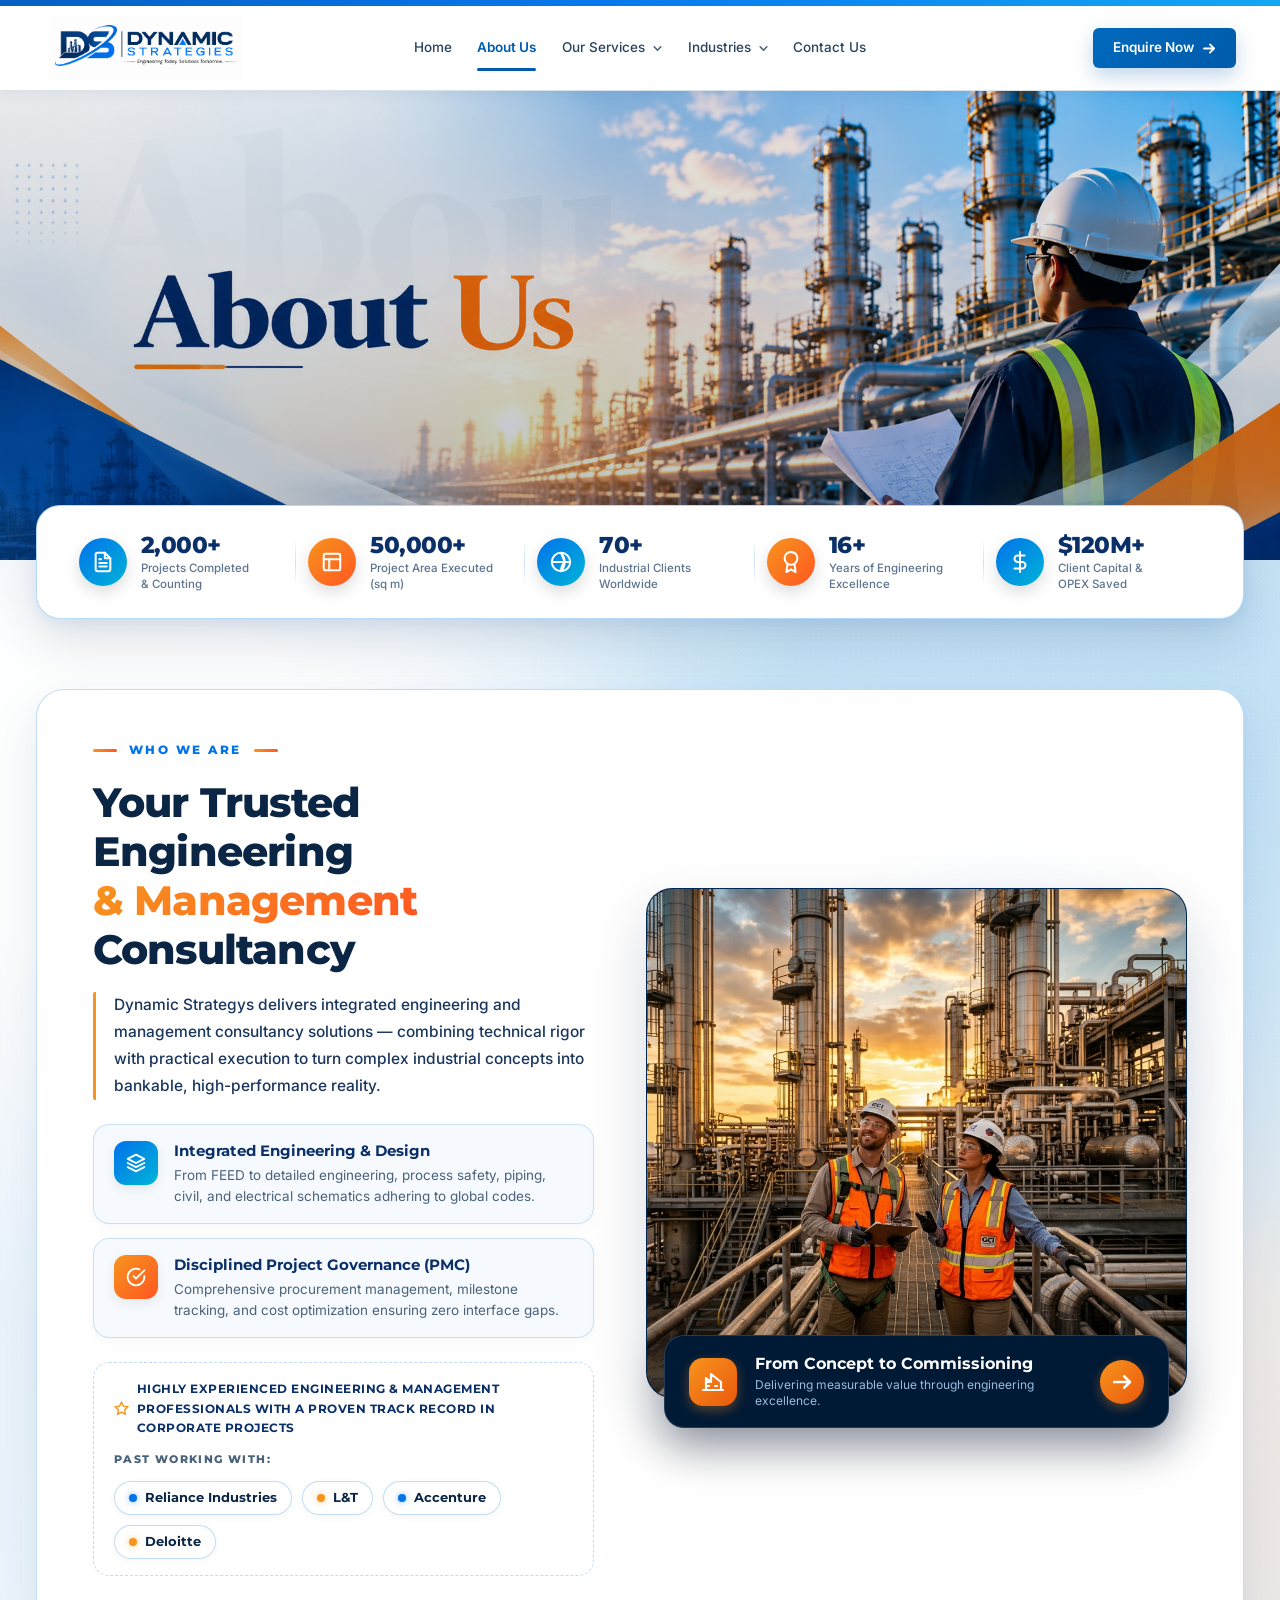
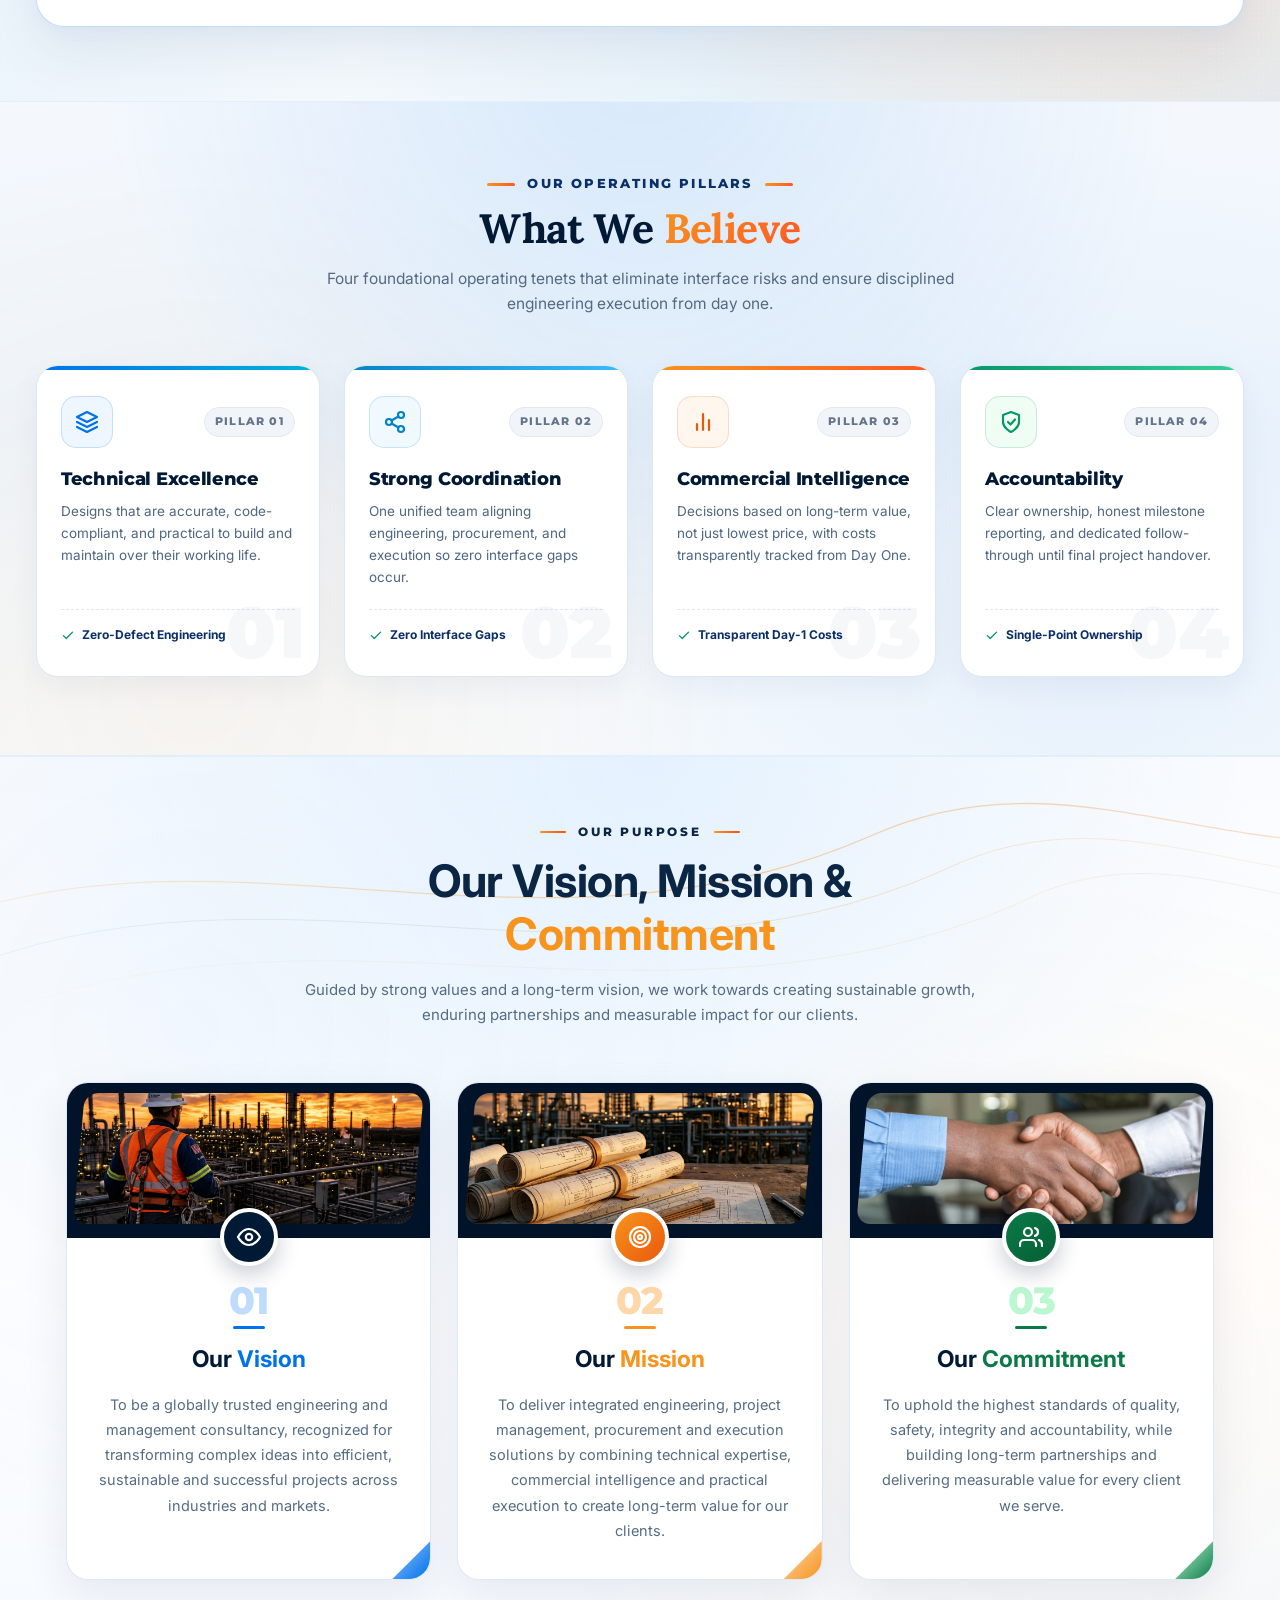
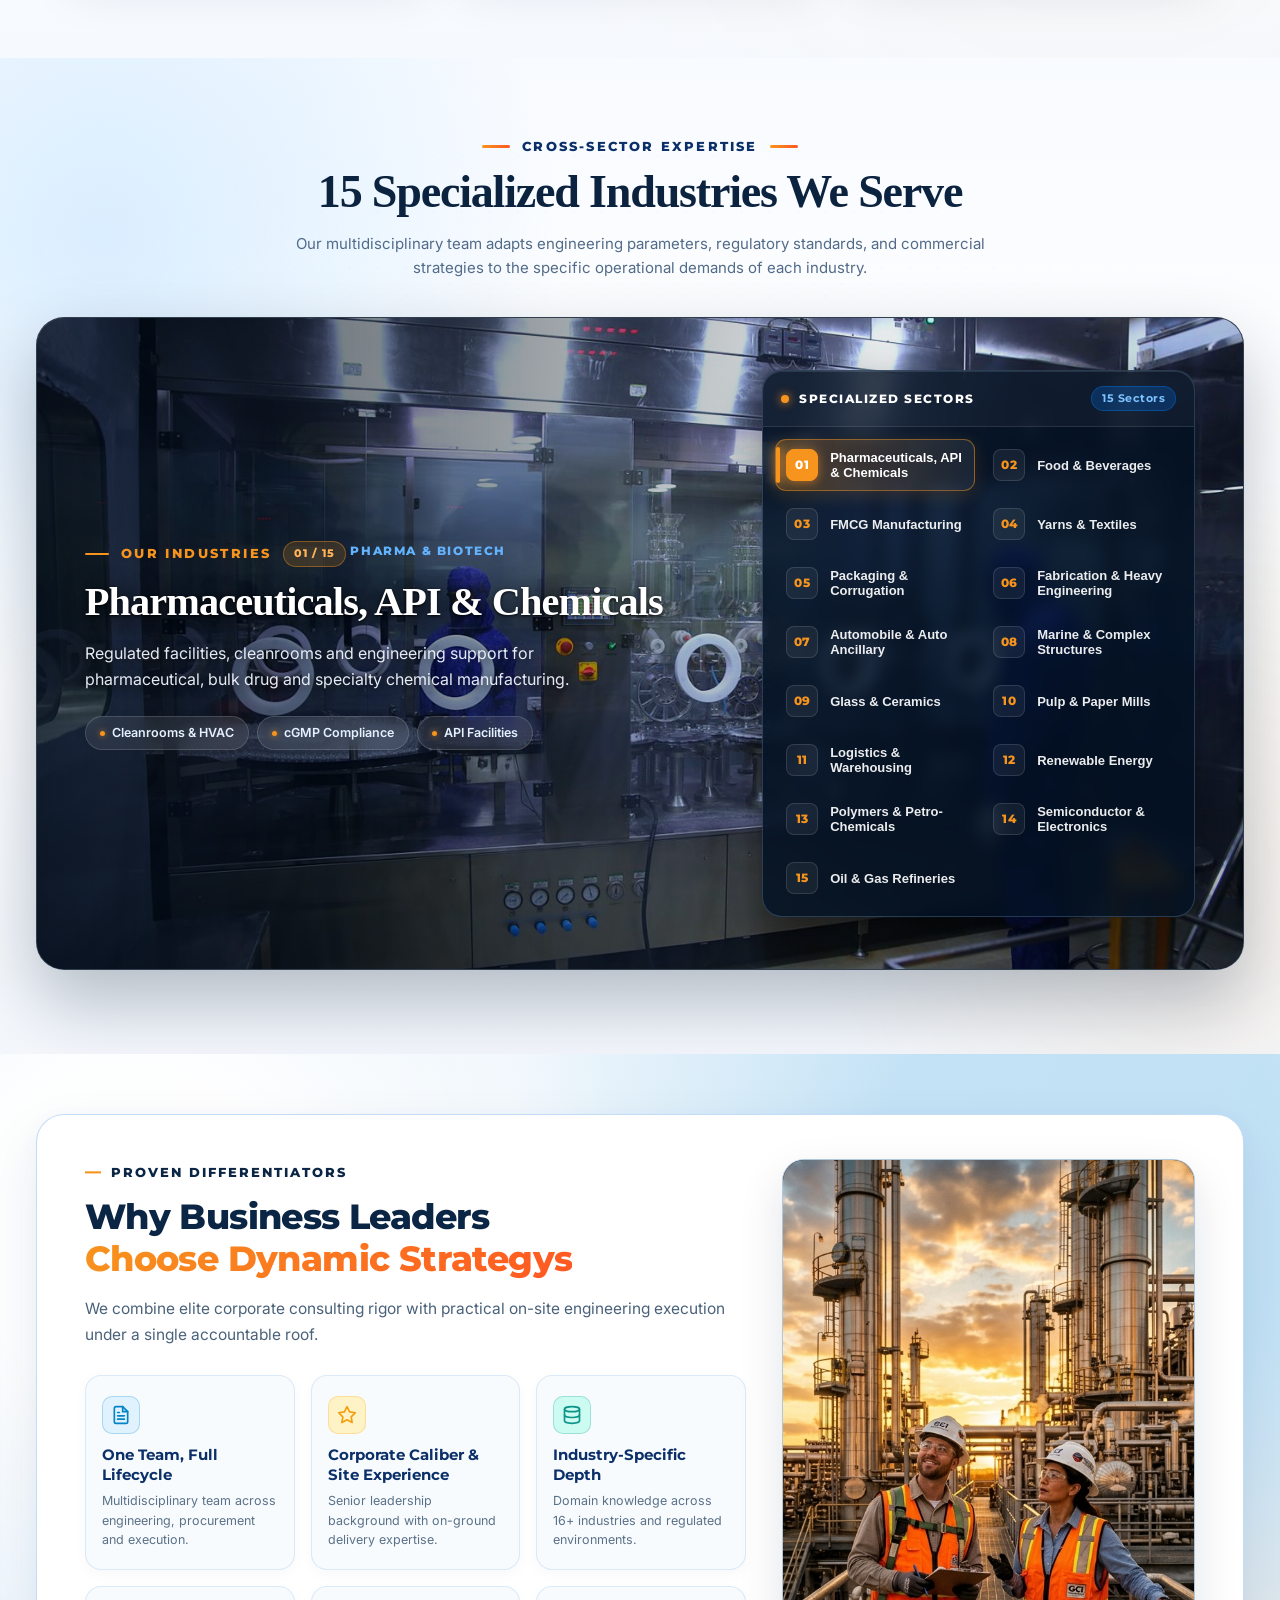
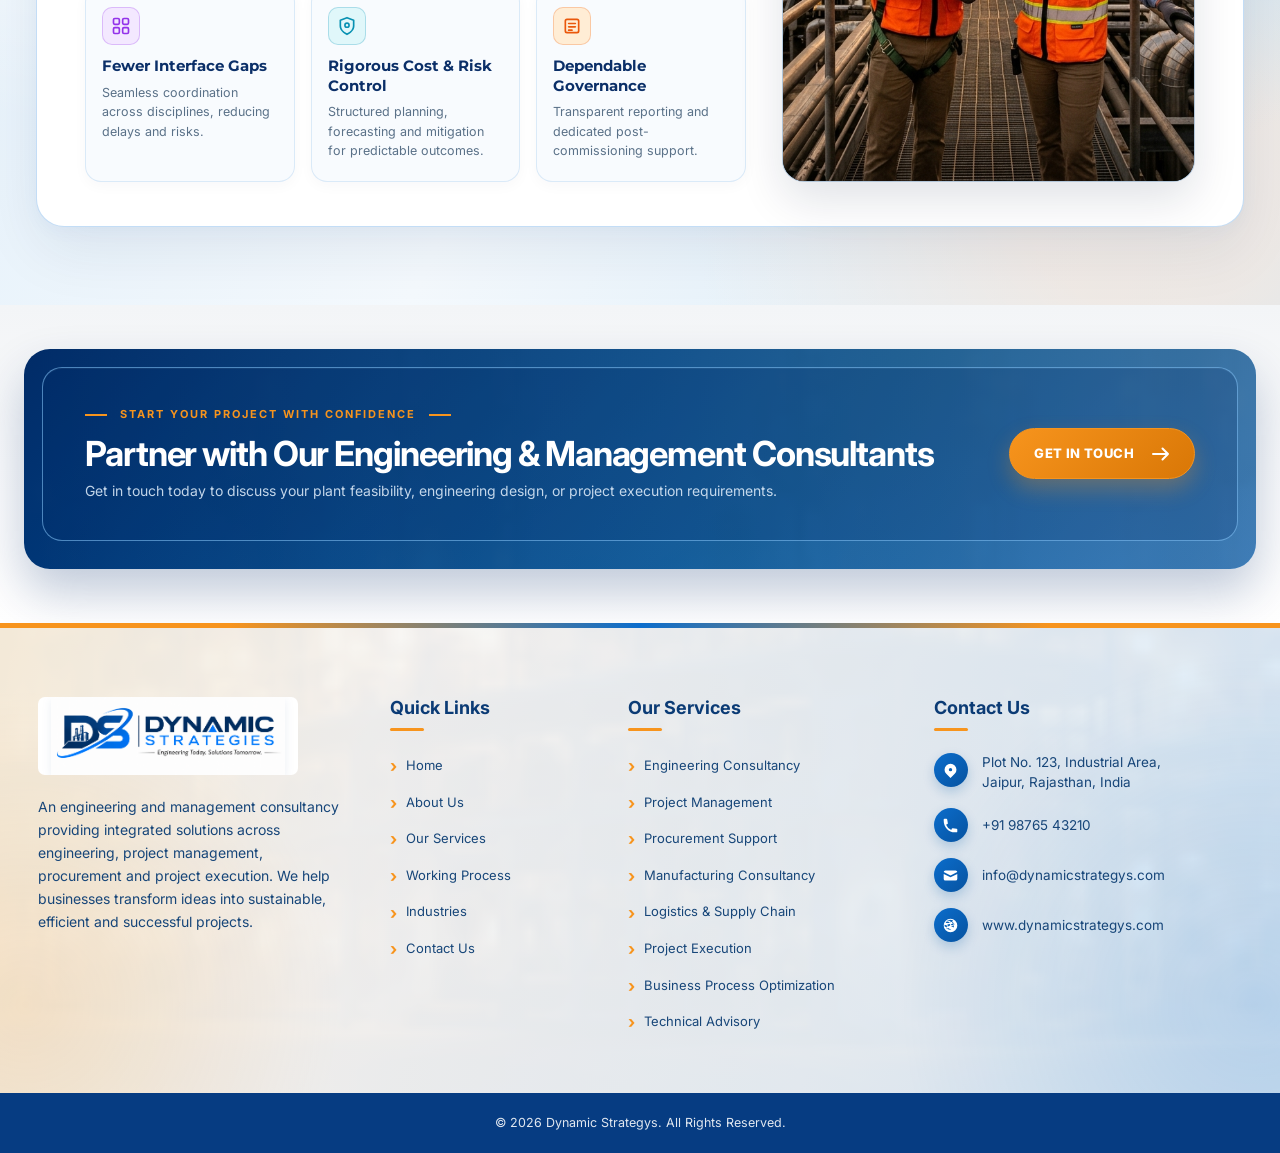
<file: pages/about.html>
<!doctype html>
<html lang="en">

<head>
  <meta charset="UTF-8" />
  <meta name="viewport" content="width=device-width, initial-scale=1.0" />
  <meta name="description"
    content="About Dynamic Strategys - Integrated Engineering and Management Consultancy. Transforming concepts into sustainable, high-performance industrial projects." />
  <title>About Us | Dynamic Strategys</title>
  <link rel="preconnect" href="https://fonts.googleapis.com" />
  <link rel="preconnect" href="https://fonts.gstatic.com" crossorigin />
  <link
    href="https://fonts.googleapis.com/css2?family=Inter:wght@400;500;600;700;800&family=Lora:ital,wght@0,500;0,600;0,700;1,600&family=Montserrat:wght@500;600;700;800;900&display=swap"
    rel="stylesheet" />
  <link rel="stylesheet" href="../styles.css?v=2.9" />
  <link rel="stylesheet" href="about-page.css?v=27.0" />
</head>

<body class="about-page">
  <!-- Top Navigation Header -->
  <header class="site-header" id="home">
    <div class="header-container">
      <!-- Header Left: Brand Logo & Tagline -->
      <div class="header-left">
        <a class="brand" href="../index.html#home" aria-label="Dynamic Strategys - Home">
          <span class="brand-symbol">
            <img class="brand-image" src="../assets/logo.png" alt="Dynamic Strategys logo" />
          </span>
        </a>
      </div>

      <!-- Header Center: Navigation Menu Centered -->
      <nav class="nav-menu header-center" id="primary-nav" aria-label="Main menu">
        <ul class="nav-list">
          <li class="nav-item">
            <a class="nav-link" href="../index.html#home">Home</a>
          </li>
          <li class="nav-item">
            <a class="nav-link active" href="about.html" aria-current="page">About Us</a>
          </li>
          <li class="nav-item has-dropdown">
            <a class="nav-link nav-link-dropdown" href="services.html" aria-haspopup="true" aria-expanded="false">
              <span>Our Services</span>
              <svg class="chevron-arrow" viewBox="0 0 10 6" fill="none" stroke="currentColor" stroke-width="1.8"
                stroke-linecap="round" stroke-linejoin="round" aria-hidden="true">
                <path d="M1 1l4 4 4-4" />
              </svg>
            </a>
            <ul class="dropdown-list" aria-label="Our Services dropdown">
              <li><a href="service-detail.html?service=electrical-engineering">Electrical Engineering</a></li>
              <li><a href="service-detail.html?service=instrumentation-engineering">Instrumentation &amp; Control</a></li>
              <li><a href="service-detail.html?service=mechanical-engineering">Mechanical Engineering</a></li>
              <li><a href="service-detail.html?service=procurement-support">Procurement Support</a></li>
              <li><a href="service-detail.html?service=detailed-project-reports">Detailed Project Reports (DPR)</a></li>
              <li><a href="service-detail.html?service=project-management">Project Management</a></li>
              <li><a href="service-detail.html?service=logistics-planning">Logistics Planning</a></li>
              <li><a href="service-detail.html?service=manufacturing-consultancy">Manufacturing Consultancy</a></li>
              <li><a href="service-detail.html?service=labour-planning">Labour Planning &amp; Sourcing</a></li>
            </ul>
          </li>
          <li class="nav-item has-dropdown">
            <a class="nav-link nav-link-dropdown" href="industries.html" aria-haspopup="true" aria-expanded="false">
              <span>Industries</span>
              <svg class="chevron-arrow" viewBox="0 0 10 6" fill="none" stroke="currentColor" stroke-width="1.8"
                stroke-linecap="round" stroke-linejoin="round" aria-hidden="true">
                <path d="M1 1l4 4 4-4" />
              </svg>
            </a>
            <ul class="dropdown-list industries-dropdown" aria-label="Industries dropdown">
              <li><a href="industry-detail.html?industry=pharmaceuticals">Pharmaceuticals, API &amp; Chemicals</a></li>
              <li><a href="industry-detail.html?industry=food-beverages">Food &amp; Beverages</a></li>
              <li><a href="industry-detail.html?industry=fmcg">FMCG Manufacturing</a></li>
              <li><a href="industry-detail.html?industry=yarns-textiles">Yarns &amp; Textiles</a></li>
              <li><a href="industry-detail.html?industry=packaging-corrugation">Packaging &amp; Corrugation</a></li>
              <li><a href="industry-detail.html?industry=custom-engineering">Fabrication &amp; Heavy Engineering</a></li>
              <li><a href="industry-detail.html?industry=automotive">Automobile &amp; Auto Ancillary</a></li>
              <li><a href="industry-detail.html?industry=marine-structures">Marine &amp; Complex Structures</a></li>
              <li><a href="industry-detail.html?industry=glass-ceramics">Glass &amp; Ceramics</a></li>
              <li><a href="industry-detail.html?industry=pulp-paper">Pulp &amp; Paper Mills</a></li>
              <li><a href="industry-detail.html?industry=logistics-warehousing">Logistics &amp; Warehousing</a></li>
              <li><a href="industry-detail.html?industry=renewable-energy">Renewable Energy</a></li>
              <li><a href="industry-detail.html?industry=polymers-petrochemicals">Polymers &amp; Petro-Chemicals</a></li>
              <li><a href="industry-detail.html?industry=semiconductor-electronics">Semiconductor &amp; Electronics</a></li>
              <li><a href="industry-detail.html?industry=oil-gas">Oil &amp; Gas</a></li>
            </ul>
          </li>
          <li class="nav-item">
            <a class="nav-link" href="contact.html">Contact Us</a>
          </li>
        </ul>

        <!-- Mobile Only CTA inside Drawer -->
        <div class="mobile-nav-cta">
          <a class="btn-touch mobile-btn-touch open-enquiry-modal" href="#enquiryModal">
            <span>Enquire Now</span>
            <svg class="arrow-right" viewBox="0 0 14 12" fill="none" stroke="currentColor" stroke-width="2"
              stroke-linecap="round" stroke-linejoin="round" aria-hidden="true">
              <path d="M1 6h11M7.5 1.5L12 6l-4.5 4.5" />
            </svg>
          </a>
        </div>
      </nav>

      <!-- Header Right: CTA Button & Mobile Hamburger -->
      <div class="header-right">
        <a class="btn-touch header-btn-touch open-enquiry-modal" href="#enquiryModal">
          <span>Enquire Now</span>
          <svg class="arrow-right" viewBox="0 0 14 12" fill="none" stroke="currentColor" stroke-width="2"
            stroke-linecap="round" stroke-linejoin="round" aria-hidden="true">
            <path d="M1 6h11M7.5 1.5L12 6l-4.5 4.5" />
          </svg>
        </a>

        <!-- Mobile Hamburger Toggle -->
        <button class="nav-toggle" type="button" aria-expanded="false" aria-controls="primary-nav"
          aria-label="Toggle navigation">
          <span class="hamburger-bar"></span>
          <span class="hamburger-bar"></span>
          <span class="hamburger-bar"></span>
        </button>
      </div>
    </div>
  </header>

  <main>
    <!-- 1. HERO BANNER -->
    <section class="ab-hero-banner" aria-label="About Us Banner">
      <div class="ab-hero-image-wrap">
        <img class="ab-hero-img" src="../assets/bannera/about.png" alt="About Dynamic Strategys - Engineering &amp; Management Consultancy" />
        <div class="ab-hero-overlay" aria-hidden="true"></div>
      </div>
    </section>

    <!-- 2. WHO WE ARE & STATS SHOWCASE SECTION (Seamless Unified Background) -->
    <section class="who-we-are-section" id="who-we-are" aria-labelledby="who-title">
      <div class="ab-container">
        <!-- Floating Independent Stats Pill Panel (Overlaps Banner) -->
        <div class="ab-stats-pill-panel" aria-label="Company Key Statistics">
          <div class="ab-stats-pill-row">
            <!-- Stat 1 -->
            <div class="ab-stat-item">
              <div class="ab-stat-circle circle-blue" aria-hidden="true">
                <svg viewBox="0 0 24 24" fill="none" stroke="currentColor" stroke-width="2.2" stroke-linecap="round" stroke-linejoin="round">
                  <path d="M14 2H6a2 2 0 0 0-2 2v16a2 2 0 0 0 2 2h12a2 2 0 0 0 2-2V8z"/>
                  <polyline points="14 2 14 8 20 8"/>
                  <line x1="16" y1="13" x2="8" y2="13"/>
                  <line x1="16" y1="17" x2="8" y2="17"/>
                  <polyline points="10 9 9 9 8 9"/>
                </svg>
              </div>
              <div class="ab-stat-meta">
                <span class="ab-stat-number">2,000+</span>
                <span class="ab-stat-label">Projects Completed<br />&amp; Counting</span>
              </div>
            </div>

            <!-- Stat 2 -->
            <div class="ab-stat-item">
              <div class="ab-stat-circle circle-orange" aria-hidden="true">
                <svg viewBox="0 0 24 24" fill="none" stroke="currentColor" stroke-width="2.2" stroke-linecap="round" stroke-linejoin="round">
                  <rect x="3" y="3" width="18" height="18" rx="2"/>
                  <path d="M3 9h18"/>
                  <path d="M9 21V9"/>
                </svg>
              </div>
              <div class="ab-stat-meta">
                <span class="ab-stat-number">50,000+</span>
                <span class="ab-stat-label">Project Area Executed<br />(sq m)</span>
              </div>
            </div>

            <!-- Stat 3 -->
            <div class="ab-stat-item">
              <div class="ab-stat-circle circle-blue" aria-hidden="true">
                <svg viewBox="0 0 24 24" fill="none" stroke="currentColor" stroke-width="2.2" stroke-linecap="round" stroke-linejoin="round">
                  <circle cx="12" cy="12" r="10"/>
                  <line x1="2" y1="12" x2="22" y2="12"/>
                  <path d="M12 2a15.3 15.3 0 0 1 4 10 15.3 15.3 0 0 1-4 10 15.3 15.3 0 0 1 4-10z"/>
                </svg>
              </div>
              <div class="ab-stat-meta">
                <span class="ab-stat-number">70+</span>
                <span class="ab-stat-label">Industrial Clients<br />Worldwide</span>
              </div>
            </div>

            <!-- Stat 4 -->
            <div class="ab-stat-item">
              <div class="ab-stat-circle circle-orange" aria-hidden="true">
                <svg viewBox="0 0 24 24" fill="none" stroke="currentColor" stroke-width="2.2" stroke-linecap="round" stroke-linejoin="round">
                  <circle cx="12" cy="8" r="7"/>
                  <polyline points="8.21 13.89 7 23 12 20 17 23 15.79 13.88"/>
                </svg>
              </div>
              <div class="ab-stat-meta">
                <span class="ab-stat-number">16+</span>
                <span class="ab-stat-label">Years of Engineering<br />Excellence</span>
              </div>
            </div>

            <!-- Stat 5 -->
            <div class="ab-stat-item">
              <div class="ab-stat-circle circle-blue" aria-hidden="true">
                <svg viewBox="0 0 24 24" fill="none" stroke="currentColor" stroke-width="2.2" stroke-linecap="round" stroke-linejoin="round">
                  <line x1="12" y1="1" x2="12" y2="23"/>
                  <path d="M17 5H9.5a3.5 3.5 0 0 0 0 7h5a3.5 3.5 0 0 1 0 7H6"/>
                </svg>
              </div>
              <div class="ab-stat-meta">
                <span class="ab-stat-number">$120M+</span>
                <span class="ab-stat-label">Client Capital &amp;<br />OPEX Saved</span>
              </div>
            </div>
          </div>
        </div>

        <!-- Who We Are Executive Showcase Box (Separate from Stats Pill) -->
        <div class="who-main-box">
          <div class="who-grid">
            <!-- Left Column: Content -->
            <div class="who-content">
              <div class="who-kicker">
                <span class="kicker-line"></span>
                <span>WHO WE ARE</span>
                <span class="kicker-line"></span>
              </div>

              <h1 class="who-title" id="who-title">
                Your Trusted Engineering<br />
                <span class="text-orange">&amp; Management</span> Consultancy
              </h1>

              <p class="who-lead-p">
                Dynamic Strategys delivers integrated engineering and management consultancy solutions — combining technical rigor with practical execution to turn complex industrial concepts into bankable, high-performance reality.
              </p>

              <!-- Key Strategic Pillars (Modern Executive Cards) -->
              <div class="who-feature-cards">
                <div class="who-feature-card">
                  <div class="who-fc-icon blue" aria-hidden="true">
                    <svg viewBox="0 0 24 24" fill="none" stroke="currentColor" stroke-width="2.2" stroke-linecap="round" stroke-linejoin="round">
                      <path d="M12 2L2 7l10 5 10-5-10-5zM2 17l10 5 10-5M2 12l10 5 10-5"/>
                    </svg>
                  </div>
                  <div class="who-fc-content">
                    <h4 class="who-fc-heading">Integrated Engineering &amp; Design</h4>
                    <p class="who-fc-text">From FEED to detailed engineering, process safety, piping, civil, and electrical schematics adhering to global codes.</p>
                  </div>
                </div>

                <div class="who-feature-card">
                  <div class="who-fc-icon orange" aria-hidden="true">
                    <svg viewBox="0 0 24 24" fill="none" stroke="currentColor" stroke-width="2.2" stroke-linecap="round" stroke-linejoin="round">
                      <path d="M22 11.08V12a10 10 0 1 1-5.93-9.14"/>
                      <polyline points="22 4 12 14.01 9 11.01"/>
                    </svg>
                  </div>
                  <div class="who-fc-content">
                    <h4 class="who-fc-heading">Disciplined Project Governance (PMC)</h4>
                    <p class="who-fc-text">Comprehensive procurement management, milestone tracking, and cost optimization ensuring zero interface gaps.</p>
                  </div>
                </div>
              </div>

              <!-- Proven Track Record / Clientele Strip -->
              <div class="who-clients-strip">
                <span class="who-clients-title">
                  <svg viewBox="0 0 24 24" fill="none" stroke="currentColor" stroke-width="2.2" aria-hidden="true"><path d="M12 2l3.09 6.26L22 9.27l-5 4.87 1.18 6.88L12 17.77l-6.18 3.25L7 14.14 2 9.27l6.91-1.01L12 2z"/></svg>
                  Highly Experienced Engineering &amp; Management Professionals with a Proven Track Record in Corporate Projects
                </span>
                <span class="who-clients-subtitle">Past Working With:</span>
                <div class="who-clients-tags">
                  <span class="who-client-tag">
                    <span class="tag-indicator blue"></span>Reliance Industries
                  </span>
                  <span class="who-client-tag">
                    <span class="tag-indicator orange"></span>L&amp;T
                  </span>
                  <span class="who-client-tag">
                    <span class="tag-indicator blue"></span>Accenture
                  </span>
                  <span class="who-client-tag">
                    <span class="tag-indicator orange"></span>Deloitte
                  </span>
                </div>
              </div>
            </div>

            <!-- Right Column: Media Frame with Overlapping Dark Navy Card -->
            <div class="who-media">
              <!-- Main Image Frame with Sunset Refinery Engineers Photo -->
              <div class="who-image-frame">
                <img src="../assets/about-refinery-engineers.jpg" alt="Dynamic Strategys senior engineers at petrochemical refinery plant" />
              </div>

              <!-- Overlapping Dark Navy Floating Card -->
              <div class="who-floating-card">
                <div class="who-card-icon" aria-hidden="true">
                  <svg viewBox="0 0 24 24" fill="none" stroke="currentColor" stroke-width="2.2" stroke-linecap="round" stroke-linejoin="round">
                    <path d="M2 20h20"/>
                    <path d="M5 20V8l5 4V4l10 8v8"/>
                    <line x1="6" y1="12" x2="8" y2="12"/>
                    <line x1="6" y1="16" x2="8" y2="16"/>
                    <line x1="14" y1="16" x2="16" y2="16"/>
                  </svg>
                </div>
                <div class="who-card-text">
                  <b>From Concept to Commissioning</b>
                  <span>Delivering measurable value through engineering excellence.</span>
                </div>
                <a href="services.html" class="who-card-arrow-btn" aria-label="Explore our full engineering and management services">
                  <svg viewBox="0 0 16 12" fill="none" stroke="currentColor" stroke-width="2.4" stroke-linecap="round" stroke-linejoin="round" aria-hidden="true"><line x1="1" y1="6" x2="15" y2="6"/><polyline points="10 1 15 6 10 11"/></svg>
                </a>
              </div>
            </div>
          </div>
        </div>
      </div>
    </section>

    <!-- 4. WHAT WE BELIEVE (4 Operating Pillars) -->
    <section class="ab-beliefs-strip-section" aria-label="What We Believe">
      <!-- Ambient Blueprint Glow Behind Pillars -->
      <div class="ab-beliefs-bg-mesh" aria-hidden="true"></div>

      <div class="ab-container">
        <div class="ab-beliefs-header">
          <div class="ab-pillar-kicker">
            <span class="pillar-kicker-bar" aria-hidden="true"></span>
            <span>OUR OPERATING PILLARS</span>
            <span class="pillar-kicker-bar" aria-hidden="true"></span>
          </div>
          <h2 class="ab-beliefs-section-title">What We <span class="text-orange">Believe</span></h2>
          <p class="ab-beliefs-subtitle">Four foundational operating tenets that eliminate interface risks and ensure disciplined engineering execution from day one.</p>
        </div>

        <div class="ab-beliefs-grid">
          <!-- Pillar 1: Technical Excellence -->
          <div class="ab-belief-card card-pillar-blue">
            <div class="belief-top-accent" aria-hidden="true"></div>
            <div class="belief-card-header">
              <div class="ab-belief-icon icon-blue" aria-hidden="true">
                <svg viewBox="0 0 24 24" fill="none" stroke="currentColor" stroke-width="2.2" stroke-linecap="round" stroke-linejoin="round">
                  <polygon points="12 2 2 7 12 12 22 7 12 2"/>
                  <polyline points="2 17 12 22 22 17"/>
                  <polyline points="2 12 12 17 22 12"/>
                </svg>
              </div>
              <span class="pillar-tag">PILLAR 01</span>
            </div>
            <h4>Technical Excellence</h4>
            <p>Designs that are accurate, code-compliant, and practical to build and maintain over their working life.</p>
            <div class="belief-card-footer">
              <span class="pillar-benefit">
                <svg viewBox="0 0 16 16" fill="currentColor" aria-hidden="true"><path d="M13.78 4.22a.75.75 0 0 1 0 1.06l-7.25 7.25a.75.75 0 0 1-1.06 0L2.22 9.28a.751.751 0 0 1 .018-1.042.751.751 0 0 1 1.042-.018L6 10.94l6.72-6.72a.75.75 0 0 1 1.06 0Z"/></svg>
                Zero-Defect Engineering
              </span>
            </div>
            <span class="pillar-watermark" aria-hidden="true">01</span>
          </div>

          <!-- Pillar 2: Strong Coordination -->
          <div class="ab-belief-card card-pillar-cyan">
            <div class="belief-top-accent" aria-hidden="true"></div>
            <div class="belief-card-header">
              <div class="ab-belief-icon icon-cyan" aria-hidden="true">
                <svg viewBox="0 0 24 24" fill="none" stroke="currentColor" stroke-width="2.2" stroke-linecap="round" stroke-linejoin="round">
                  <circle cx="18" cy="5" r="3"/>
                  <circle cx="6" cy="12" r="3"/>
                  <circle cx="18" cy="19" r="3"/>
                  <line x1="8.59" y1="13.51" x2="15.42" y2="17.49"/>
                  <line x1="15.41" y1="6.51" x2="8.59" y2="10.49"/>
                </svg>
              </div>
              <span class="pillar-tag">PILLAR 02</span>
            </div>
            <h4>Strong Coordination</h4>
            <p>One unified team aligning engineering, procurement, and execution so zero interface gaps occur.</p>
            <div class="belief-card-footer">
              <span class="pillar-benefit">
                <svg viewBox="0 0 16 16" fill="currentColor" aria-hidden="true"><path d="M13.78 4.22a.75.75 0 0 1 0 1.06l-7.25 7.25a.75.75 0 0 1-1.06 0L2.22 9.28a.751.751 0 0 1 .018-1.042.751.751 0 0 1 1.042-.018L6 10.94l6.72-6.72a.75.75 0 0 1 1.06 0Z"/></svg>
                Zero Interface Gaps
              </span>
            </div>
            <span class="pillar-watermark" aria-hidden="true">02</span>
          </div>

          <!-- Pillar 3: Commercial Intelligence -->
          <div class="ab-belief-card card-pillar-orange">
            <div class="belief-top-accent" aria-hidden="true"></div>
            <div class="belief-card-header">
              <div class="ab-belief-icon icon-orange" aria-hidden="true">
                <svg viewBox="0 0 24 24" fill="none" stroke="currentColor" stroke-width="2.2" stroke-linecap="round" stroke-linejoin="round">
                  <line x1="18" y1="20" x2="18" y2="10"/>
                  <line x1="12" y1="20" x2="12" y2="4"/>
                  <line x1="6" y1="20" x2="6" y2="14"/>
                </svg>
              </div>
              <span class="pillar-tag">PILLAR 03</span>
            </div>
            <h4>Commercial Intelligence</h4>
            <p>Decisions based on long-term value, not just lowest price, with costs transparently tracked from Day One.</p>
            <div class="belief-card-footer">
              <span class="pillar-benefit">
                <svg viewBox="0 0 16 16" fill="currentColor" aria-hidden="true"><path d="M13.78 4.22a.75.75 0 0 1 0 1.06l-7.25 7.25a.75.75 0 0 1-1.06 0L2.22 9.28a.751.751 0 0 1 .018-1.042.751.751 0 0 1 1.042-.018L6 10.94l6.72-6.72a.75.75 0 0 1 1.06 0Z"/></svg>
                Transparent Day-1 Costs
              </span>
            </div>
            <span class="pillar-watermark" aria-hidden="true">03</span>
          </div>

          <!-- Pillar 4: Accountability -->
          <div class="ab-belief-card card-pillar-emerald">
            <div class="belief-top-accent" aria-hidden="true"></div>
            <div class="belief-card-header">
              <div class="ab-belief-icon icon-emerald" aria-hidden="true">
                <svg viewBox="0 0 24 24" fill="none" stroke="currentColor" stroke-width="2.2" stroke-linecap="round" stroke-linejoin="round">
                  <path d="M12 22s8-4 8-10V5l-8-3-8 3v7c0 6 8 10 8 10z"/>
                  <polyline points="9 12 11.5 14.5 16 9.5"/>
                </svg>
              </div>
              <span class="pillar-tag">PILLAR 04</span>
            </div>
            <h4>Accountability</h4>
            <p>Clear ownership, honest milestone reporting, and dedicated follow-through until final project handover.</p>
            <div class="belief-card-footer">
              <span class="pillar-benefit">
                <svg viewBox="0 0 16 16" fill="currentColor" aria-hidden="true"><path d="M13.78 4.22a.75.75 0 0 1 0 1.06l-7.25 7.25a.75.75 0 0 1-1.06 0L2.22 9.28a.751.751 0 0 1 .018-1.042.751.751 0 0 1 1.042-.018L6 10.94l6.72-6.72a.75.75 0 0 1 1.06 0Z"/></svg>
                Single-Point Ownership
              </span>
            </div>
            <span class="pillar-watermark" aria-hidden="true">04</span>
          </div>
        </div>
      </div>
    </section>

    <!-- 5. OUR PURPOSE: VISION, MISSION & COMMITMENT (Matches User Reference Mockup Exactly) -->
    <section class="purpose-section" id="vision-mission" aria-labelledby="purpose-title">
      <!-- Pure Executive Gradient Waves Background -->
      <div class="purpose-bg-decor" aria-hidden="true">
        <svg class="purpose-curved-lines" viewBox="0 0 1440 320" fill="none" preserveAspectRatio="none">
          <path d="M-100 200 C 240 50, 600 260, 980 90 C 1220 -20, 1420 160, 1650 70" stroke="url(#purposeGoldGrad1)" stroke-width="1.5" />
          <path d="M-60 250 C 300 90, 680 300, 1060 130 C 1280 20, 1460 200, 1680 110" stroke="url(#purposeGoldGrad2)" stroke-width="1" />
          <path d="M-20 300 C 360 140, 740 340, 1140 170 C 1340 60, 1500 240, 1720 150" stroke="url(#purposeGoldGrad3)" stroke-width="0.8" />
          <defs>
            <linearGradient id="purposeGoldGrad1" x1="0%" y1="0%" x2="100%" y2="0%">
              <stop offset="0%" stop-color="#f7941d" stop-opacity="0.1" />
              <stop offset="50%" stop-color="#f7941d" stop-opacity="0.45" />
              <stop offset="100%" stop-color="#ea580c" stop-opacity="0.15" />
            </linearGradient>
            <linearGradient id="purposeGoldGrad2" x1="0%" y1="0%" x2="100%" y2="0%">
              <stop offset="0%" stop-color="#0072ea" stop-opacity="0.08" />
              <stop offset="60%" stop-color="#f7941d" stop-opacity="0.3" />
              <stop offset="100%" stop-color="#f7941d" stop-opacity="0.05" />
            </linearGradient>
            <linearGradient id="purposeGoldGrad3" x1="0%" y1="0%" x2="100%" y2="0%">
              <stop offset="0%" stop-color="#f7941d" stop-opacity="0.05" />
              <stop offset="70%" stop-color="#f7941d" stop-opacity="0.2" />
              <stop offset="100%" stop-color="#0072ea" stop-opacity="0.08" />
            </linearGradient>
          </defs>
        </svg>
      </div>

      <div class="ab-container">
        <!-- Section Header -->
        <div class="purpose-header">
          <div class="purpose-eyebrow">
            <span class="eyebrow-line"></span>
            <span>OUR PURPOSE</span>
            <span class="eyebrow-line"></span>
          </div>

          <h2 class="purpose-title" id="purpose-title">
            Our Vision, Mission &amp;<br />
            <span class="text-orange">Commitment</span>
          </h2>

          <p class="purpose-subtitle">
            Guided by strong values and a long-term vision, we work towards creating sustainable growth, enduring partnerships and measurable impact for our clients.
          </p>
        </div>

        <!-- 3 Purpose Cards Grid (Vision, Mission, Commitment) -->
        <div class="purpose-cards-grid">
          <!-- Card 1: Our Vision -->
          <article class="purpose-card card-vision">
            <!-- Slanted Media Header -->
            <div class="purpose-card-media">
              <div class="purpose-media-slant">
                <img src="../assets/vm-vision.jpg" alt="Dynamic Strategys Vision - Industrial refinery plant at sunset" />
              </div>
              <!-- Center Bottom Circular Badge -->
              <div class="purpose-badge badge-blue" aria-hidden="true">
                <svg viewBox="0 0 24 24" fill="none" stroke="currentColor" stroke-width="2.2" stroke-linecap="round" stroke-linejoin="round">
                  <path d="M1 12s4-8 11-8 11 8 11 8-4 8-11 8-11-8-11-8z"/>
                  <circle cx="12" cy="12" r="3.2"/>
                </svg>
              </div>
            </div>

            <!-- Card Body -->
            <div class="purpose-card-body">
              <div class="purpose-num-tag">
                <span class="num-text num-blue">01</span>
                <span class="num-bar bar-blue"></span>
              </div>
              <h3 class="purpose-card-title">
                Our <span class="highlight-blue">Vision</span>
              </h3>
              <p class="purpose-card-desc">
                To be a globally trusted engineering and management consultancy, recognized for transforming complex ideas into efficient, sustainable and successful projects across industries and markets.
              </p>
            </div>

            <!-- Bottom Right Colored Fold Accent -->
            <div class="purpose-corner-fold corner-blue" aria-hidden="true"></div>
          </article>

          <!-- Card 2: Our Mission -->
          <article class="purpose-card card-mission">
            <!-- Slanted Media Header -->
            <div class="purpose-card-media">
              <div class="purpose-media-slant">
                <img src="../assets/vm-mission.jpg" alt="Dynamic Strategys Mission - Engineering blueprints and technical schematics" />
              </div>
              <!-- Center Bottom Circular Badge -->
              <div class="purpose-badge badge-orange" aria-hidden="true">
                <svg viewBox="0 0 24 24" fill="none" stroke="currentColor" stroke-width="2.2" stroke-linecap="round" stroke-linejoin="round">
                  <circle cx="12" cy="12" r="10"/>
                  <circle cx="12" cy="12" r="6"/>
                  <circle cx="12" cy="12" r="2"/>
                </svg>
              </div>
            </div>

            <!-- Card Body -->
            <div class="purpose-card-body">
              <div class="purpose-num-tag">
                <span class="num-text num-orange">02</span>
                <span class="num-bar bar-orange"></span>
              </div>
              <h3 class="purpose-card-title">
                Our <span class="highlight-orange">Mission</span>
              </h3>
              <p class="purpose-card-desc">
                To deliver integrated engineering, project management, procurement and execution solutions by combining technical expertise, commercial intelligence and practical execution to create long-term value for our clients.
              </p>
            </div>

            <!-- Bottom Right Colored Fold Accent -->
            <div class="purpose-corner-fold corner-orange" aria-hidden="true"></div>
          </article>

          <!-- Card 3: Our Commitment -->
          <article class="purpose-card card-commitment">
            <!-- Slanted Media Header -->
            <div class="purpose-card-media">
              <div class="purpose-media-slant">
                <img src="../assets/vm-commitment-clean.jpg" alt="Dynamic Strategys Commitment - Professional business partnership agreement" />
              </div>
              <!-- Center Bottom Circular Badge -->
              <div class="purpose-badge badge-green" aria-hidden="true">
                <svg viewBox="0 0 24 24" fill="none" stroke="currentColor" stroke-width="2.2" stroke-linecap="round" stroke-linejoin="round">
                  <path d="M17 21v-2a4 4 0 0 0-4-4H5a4 4 0 0 0-4 4v2"/>
                  <circle cx="9" cy="7" r="4"/>
                  <path d="M23 21v-2a4 4 0 0 0-3-3.87"/>
                  <path d="M16 3.13a4 4 0 0 1 0 7.75"/>
                </svg>
              </div>
            </div>

            <!-- Card Body -->
            <div class="purpose-card-body">
              <div class="purpose-num-tag">
                <span class="num-text num-green">03</span>
                <span class="num-bar bar-green"></span>
              </div>
              <h3 class="purpose-card-title">
                Our <span class="highlight-green">Commitment</span>
              </h3>
              <p class="purpose-card-desc">
                To uphold the highest standards of quality, safety, integrity and accountability, while building long-term partnerships and delivering measurable value for every client we serve.
              </p>
            </div>

            <!-- Bottom Right Colored Fold Accent -->
            <div class="purpose-corner-fold corner-green" aria-hidden="true"></div>
          </article>
        </div>
      </div>
    </section>

    <!-- 6. 15 INDUSTRIES WE SERVE SECTION (Direct from Excel Sheet: About Us) -->
    <section class="ab-industries-section" id="industries" aria-labelledby="industries-title">
      <!-- Ambient Blueprint Glow -->
      <div class="ab-industries-bg-mesh" aria-hidden="true"></div>

      <div class="ab-container">
        <div class="ab-section-header">
          <div class="ab-pillar-kicker" style="justify-content: center;">
            <span class="pillar-kicker-bar" aria-hidden="true"></span>
            <span>CROSS-SECTOR EXPERTISE</span>
            <span class="pillar-kicker-bar" aria-hidden="true"></span>
          </div>
          <h2 id="industries-title" class="ab-industries-heading">15 Specialized <span class="text-orange">Industries We Serve</span></h2>
          <p class="ab-industries-lead">Our multidisciplinary team adapts engineering parameters, regulatory standards, and commercial strategies to the specific operational demands of each industry.</p>

          <!-- View Mode Switcher: Interactive Showcase vs Full Grid -->
          <div class="ab-industries-view-controls" role="tablist" aria-label="Industries presentation modes">
            <button type="button" class="ab-view-btn is-active" data-view-target="showcase" role="tab" aria-selected="true">
              <svg viewBox="0 0 20 20" fill="currentColor" width="15" height="15" aria-hidden="true">
                <path d="M4 3a2 2 0 00-2 2v10a2 2 0 002 2h12a2 2 0 002-2V5a2 2 0 00-2-2H4zm12 12H4V5h12v10z"/>
              </svg>
              <span>Interactive Showcase</span>
            </button>
            <button type="button" class="ab-view-btn" data-view-target="grid" role="tab" aria-selected="false">
              <svg viewBox="0 0 20 20" fill="currentColor" width="15" height="15" aria-hidden="true">
                <path d="M5 3a2 2 0 00-2 2v2a2 2 0 002 2h2a2 2 0 002-2V5a2 2 0 00-2-2H5zM5 11a2 2 0 00-2 2v2a2 2 0 002 2h2a2 2 0 002-2v-2a2 2 0 00-2-2H5zM11 5a2 2 0 012-2h2a2 2 0 012 2v2a2 2 0 01-2 2h-2a2 2 0 01-2-2V5zM11 13a2 2 0 012-2h2a2 2 0 012 2v2a2 2 0 01-2 2h-2a2 2 0 01-2-2v-2z"/>
              </svg>
              <span>View All 15 Sectors (Grid)</span>
            </button>
          </div>
        </div>

        <!-- Master Interactive Showcase -->
        <div class="ab-industries-showcase" data-industries-showcase>
          <div class="ab-industries-showcase-media" aria-hidden="true">
            <img class="ab-industries-showcase-image" src="../assets/industries/01-pharmaceuticals-api-chemicals.png" alt="Pharmaceuticals, API &amp; Chemicals facility" />
            <div class="ab-industries-showcase-overlay"></div>
          </div>

          <div class="ab-industries-showcase-copy">
            <div class="ab-industries-showcase-eyebrow">
              <span class="showcase-eyebrow-dash" aria-hidden="true"></span>
              <span class="showcase-eyebrow-text">OUR INDUSTRIES</span>
              <span class="showcase-counter-badge" data-industry-showcase-count>01 / 15</span>
            </div>
            <div class="ab-industries-showcase-subtag" data-industry-showcase-subtag>PHARMA &amp; BIOTECH</div>
            <h3 data-industry-showcase-title>Pharmaceuticals, API &amp; Chemicals</h3>
            <p data-industry-showcase-description>Regulated facilities, cleanrooms and engineering support for pharmaceutical, bulk drug and specialty chemical manufacturing.</p>
            
            <div class="ab-industries-showcase-chips" data-industry-showcase-chips>
              <span class="showcase-chip">Cleanrooms &amp; HVAC</span>
              <span class="showcase-chip">cGMP Compliance</span>
              <span class="showcase-chip">API Facilities</span>
            </div>

          </div>

          <!-- Glassmorphic Dashboard Navigation HUD -->
          <div class="ab-industries-nav-card">
            <div class="ab-nav-card-header">
              <div class="nav-card-title-group">
                <span class="nav-pulse-dot" aria-hidden="true"></span>
                <strong>SPECIALIZED SECTORS</strong>
              </div>
              <span class="nav-count-pill" data-industry-nav-total>15 Sectors</span>
            </div>

            <nav class="ab-industries-showcase-nav" aria-label="Industries we serve">
              <button class="ab-industry-showcase-option is-active" type="button" data-industry-key="pharma">
                <span class="opt-num">01</span>
                <span class="opt-text">
                  <strong class="opt-title">Pharmaceuticals, API &amp; Chemicals</strong>
                  <span class="opt-sub">Pharma &amp; Biotech</span>
                </span>
                <span class="opt-arrow" aria-hidden="true">→</span>
              </button>

              <button class="ab-industry-showcase-option" type="button" data-industry-key="food">
                <span class="opt-num">02</span>
                <span class="opt-text">
                  <strong class="opt-title">Food &amp; Beverages</strong>
                  <span class="opt-sub">Hygienic Process</span>
                </span>
                <span class="opt-arrow" aria-hidden="true">→</span>
              </button>

              <button class="ab-industry-showcase-option" type="button" data-industry-key="fmcg">
                <span class="opt-num">03</span>
                <span class="opt-text">
                  <strong class="opt-title">FMCG Manufacturing</strong>
                  <span class="opt-sub">High Velocity Lines</span>
                </span>
                <span class="opt-arrow" aria-hidden="true">→</span>
              </button>

              <button class="ab-industry-showcase-option" type="button" data-industry-key="textiles">
                <span class="opt-num">04</span>
                <span class="opt-text">
                  <strong class="opt-title">Yarns &amp; Textiles</strong>
                  <span class="opt-sub">Textile &amp; Apparel</span>
                </span>
                <span class="opt-arrow" aria-hidden="true">→</span>
              </button>

              <button class="ab-industry-showcase-option" type="button" data-industry-key="packaging">
                <span class="opt-num">05</span>
                <span class="opt-text">
                  <strong class="opt-title">Packaging &amp; Corrugation</strong>
                  <span class="opt-sub">Rigid &amp; Flexible Packaging</span>
                </span>
                <span class="opt-arrow" aria-hidden="true">→</span>
              </button>

              <button class="ab-industry-showcase-option" type="button" data-industry-key="heavy">
                <span class="opt-num">06</span>
                <span class="opt-text">
                  <strong class="opt-title">Fabrication &amp; Heavy Engineering</strong>
                  <span class="opt-sub">Heavy Engineering</span>
                </span>
                <span class="opt-arrow" aria-hidden="true">→</span>
              </button>

              <button class="ab-industry-showcase-option" type="button" data-industry-key="automotive">
                <span class="opt-num">07</span>
                <span class="opt-text">
                  <strong class="opt-title">Automobile &amp; Auto Ancillary</strong>
                  <span class="opt-sub">Automotive &amp; OEM</span>
                </span>
                <span class="opt-arrow" aria-hidden="true">→</span>
              </button>

              <button class="ab-industry-showcase-option" type="button" data-industry-key="marine">
                <span class="opt-num">08</span>
                <span class="opt-text">
                  <strong class="opt-title">Marine &amp; Complex Structures</strong>
                  <span class="opt-sub">Offshore &amp; Heavy Civil</span>
                </span>
                <span class="opt-arrow" aria-hidden="true">→</span>
              </button>

              <button class="ab-industry-showcase-option" type="button" data-industry-key="glass">
                <span class="opt-num">09</span>
                <span class="opt-text">
                  <strong class="opt-title">Glass &amp; Ceramics</strong>
                  <span class="opt-sub">Kiln &amp; High-Temp Plants</span>
                </span>
                <span class="opt-arrow" aria-hidden="true">→</span>
              </button>

              <button class="ab-industry-showcase-option" type="button" data-industry-key="paper">
                <span class="opt-num">10</span>
                <span class="opt-text">
                  <strong class="opt-title">Pulp &amp; Paper Mills</strong>
                  <span class="opt-sub">Continuous Process</span>
                </span>
                <span class="opt-arrow" aria-hidden="true">→</span>
              </button>

              <button class="ab-industry-showcase-option" type="button" data-industry-key="logistics">
                <span class="opt-num">11</span>
                <span class="opt-text">
                  <strong class="opt-title">Logistics &amp; Warehousing</strong>
                  <span class="opt-sub">Supply Chain &amp; Fulfillment</span>
                </span>
                <span class="opt-arrow" aria-hidden="true">→</span>
              </button>

              <button class="ab-industry-showcase-option" type="button" data-industry-key="energy">
                <span class="opt-num">12</span>
                <span class="opt-text">
                  <strong class="opt-title">Renewable Energy</strong>
                  <span class="opt-sub">Clean Energy &amp; Storage</span>
                </span>
                <span class="opt-arrow" aria-hidden="true">→</span>
              </button>

              <button class="ab-industry-showcase-option" type="button" data-industry-key="polymers">
                <span class="opt-num">13</span>
                <span class="opt-text">
                  <strong class="opt-title">Polymers &amp; Petro-Chemicals</strong>
                  <span class="opt-sub">Petrochemical &amp; Polymers</span>
                </span>
                <span class="opt-arrow" aria-hidden="true">→</span>
              </button>

              <button class="ab-industry-showcase-option" type="button" data-industry-key="semiconductor">
                <span class="opt-num">14</span>
                <span class="opt-text">
                  <strong class="opt-title">Semiconductor &amp; Electronics</strong>
                  <span class="opt-sub">Ultra-Clean Fabrication</span>
                </span>
                <span class="opt-arrow" aria-hidden="true">→</span>
              </button>

              <button class="ab-industry-showcase-option" type="button" data-industry-key="oil">
                <span class="opt-num">15</span>
                <span class="opt-text">
                  <strong class="opt-title">Oil &amp; Gas Refineries</strong>
                  <span class="opt-sub">Refinery &amp; Midstream</span>
                </span>
                <span class="opt-arrow" aria-hidden="true">→</span>
              </button>
            </nav>

            <div class="ab-nav-card-footer">
              <span>Scroll to view all 15 sectors</span>
              <svg viewBox="0 0 16 16" fill="currentColor" width="12" height="12" aria-hidden="true"><path d="M8 11.5l-4.5-4.5 1.4-1.4L8 8.7l3.1-3.1 1.4 1.4z"/></svg>
            </div>
          </div>
        </div>

        <div class="ab-industries-grid">
          <!-- 01 -->
          <div class="ab-industry-card">
            <div class="industry-accent-edge" aria-hidden="true"></div>
            <div class="ab-sector-icon">
              <svg viewBox="0 0 24 24" fill="none" stroke="currentColor" stroke-width="2.2"><rect x="3" y="3" width="18" height="18" rx="2"/><path d="M9 12h6"/><path d="M12 9v6"/></svg>
            </div>
            <div class="ab-sector-info">
              <div class="sector-header-meta">
                <span class="sector-spec-tag">Pharma &amp; Biotech</span>
                <span class="sector-seq">01</span>
              </div>
              <h4>Pharmaceuticals, API &amp; Chemicals</h4>
              <p class="sector-scope-desc">Regulated Facilities &amp; Cleanrooms</p>
            </div>
            <div class="sector-arrow" aria-hidden="true">
              <svg viewBox="0 0 24 24" fill="none" stroke="currentColor" stroke-width="2.2"><path d="M5 12h14M12 5l7 7-7 7"/></svg>
            </div>
          </div>

          <!-- 02 -->
          <div class="ab-industry-card">
            <div class="industry-accent-edge" aria-hidden="true"></div>
            <div class="ab-sector-icon">
              <svg viewBox="0 0 24 24" fill="none" stroke="currentColor" stroke-width="2.2"><path d="M18 8h1a4 4 0 0 1 0 8h-1"/><path d="M2 8h16v9a4 4 0 0 1-4 4H6a4 4 0 0 1-4-4V8z"/><line x1="6" y1="1" x2="6" y2="4"/><line x1="10" y1="1" x2="10" y2="4"/><line x1="14" y1="1" x2="14" y2="4"/></svg>
            </div>
            <div class="ab-sector-info">
              <div class="sector-header-meta">
                <span class="sector-spec-tag">Hygienic Process</span>
                <span class="sector-seq">02</span>
              </div>
              <h4>Food &amp; Beverages</h4>
              <p class="sector-scope-desc">Hygienic Process &amp; Utilities</p>
            </div>
            <div class="sector-arrow" aria-hidden="true">
              <svg viewBox="0 0 24 24" fill="none" stroke="currentColor" stroke-width="2.2"><path d="M5 12h14M12 5l7 7-7 7"/></svg>
            </div>
          </div>

          <!-- 03 -->
          <div class="ab-industry-card">
            <div class="industry-accent-edge" aria-hidden="true"></div>
            <div class="ab-sector-icon">
              <svg viewBox="0 0 24 24" fill="none" stroke="currentColor" stroke-width="2.2"><circle cx="9" cy="21" r="1"/><circle cx="20" cy="21" r="1"/><path d="M1 1h4l2.68 13.39a2 2 0 0 0 2 1.61h9.72a2 2 0 0 0 2-1.61L23 6H6"/></svg>
            </div>
            <div class="ab-sector-info">
              <div class="sector-header-meta">
                <span class="sector-spec-tag">High Velocity</span>
                <span class="sector-seq">03</span>
              </div>
              <h4>FMCG Manufacturing</h4>
              <p class="sector-scope-desc">High-Speed Production Lines</p>
            </div>
            <div class="sector-arrow" aria-hidden="true">
              <svg viewBox="0 0 24 24" fill="none" stroke="currentColor" stroke-width="2.2"><path d="M5 12h14M12 5l7 7-7 7"/></svg>
            </div>
          </div>

          <!-- 04 -->
          <div class="ab-industry-card">
            <div class="industry-accent-edge" aria-hidden="true"></div>
            <div class="ab-sector-icon">
              <svg viewBox="0 0 24 24" fill="none" stroke="currentColor" stroke-width="2.2"><path d="M20.24 12.24a6 6 0 0 0-8.49-8.49L5 10.5V19h8.5z"/><line x1="16" y1="8" x2="2" y2="22"/><line x1="17.5" y1="15" x2="9" y2="15"/></svg>
            </div>
            <div class="ab-sector-info">
              <div class="sector-header-meta">
                <span class="sector-spec-tag">Textile &amp; Apparel</span>
                <span class="sector-seq">04</span>
              </div>
              <h4>Yarns &amp; Textiles</h4>
              <p class="sector-scope-desc">Spinning, Weaving &amp; Finishing</p>
            </div>
            <div class="sector-arrow" aria-hidden="true">
              <svg viewBox="0 0 24 24" fill="none" stroke="currentColor" stroke-width="2.2"><path d="M5 12h14M12 5l7 7-7 7"/></svg>
            </div>
          </div>

          <!-- 05 -->
          <div class="ab-industry-card">
            <div class="industry-accent-edge" aria-hidden="true"></div>
            <div class="ab-sector-icon">
              <svg viewBox="0 0 24 24" fill="none" stroke="currentColor" stroke-width="2.2"><polyline points="21 8 21 21 3 21 3 8"/><rect x="1" y="3" width="22" height="5"/><line x1="10" y1="12" x2="14" y2="12"/></svg>
            </div>
            <div class="ab-sector-info">
              <div class="sector-header-meta">
                <span class="sector-spec-tag">Packaging &amp; Print</span>
                <span class="sector-seq">05</span>
              </div>
              <h4>Packaging &amp; Corrugation</h4>
              <p class="sector-scope-desc">Flexible &amp; Rigid Packaging</p>
            </div>
            <div class="sector-arrow" aria-hidden="true">
              <svg viewBox="0 0 24 24" fill="none" stroke="currentColor" stroke-width="2.2"><path d="M5 12h14M12 5l7 7-7 7"/></svg>
            </div>
          </div>

          <!-- 06 -->
          <div class="ab-industry-card">
            <div class="industry-accent-edge" aria-hidden="true"></div>
            <div class="ab-sector-icon">
              <svg viewBox="0 0 24 24" fill="none" stroke="currentColor" stroke-width="2.2"><circle cx="12" cy="12" r="3"/><path d="M19.4 15a1.65 1.65 0 0 0 .33 1.82l.06.06a2 2 0 0 1 0 2.83 2 2 0 0 1-2.83 0l-.06-.06a1.65 1.65 0 0 0-1.82-.33 1.65 1.65 0 0 0-1 1.51V21a2 2 0 0 1-2 2 2 2 0 0 1-2-2v-.09A1.65 1.65 0 0 0 9 19.4a1.65 1.65 0 0 0-1.82.33l-.06.06a2 2 0 0 1 0-2.83 2 2 0 0 1 2.83 0l.06.06a1.65 1.65 0 0 0 1.82.33H9a1.65 1.65 0 0 0 1-1.51V3a2 2 0 0 1 2-2 2 2 0 0 1 2 2v.09a1.65 1.65 0 0 0 1 1.51 1.65 1.65 0 0 0 1.82-.33l.06-.06a2 2 0 0 1 2.83 0 2 2 0 0 1 0 2.83l-.06.06a1.65 1.65 0 0 0-.33 1.82V9a1.65 1.65 0 0 0 1.51 1H21a2 2 0 0 1 2 2 2 2 0 0 1-2 2h-.09a1.65 1.65 0 0 0-1.51 1z"/></svg>
            </div>
            <div class="ab-sector-info">
              <div class="sector-header-meta">
                <span class="sector-spec-tag">Heavy Engineering</span>
                <span class="sector-seq">06</span>
              </div>
              <h4>Fabrication &amp; Heavy Engineering</h4>
              <p class="sector-scope-desc">Structural &amp; Pressure Vessels</p>
            </div>
            <div class="sector-arrow" aria-hidden="true">
              <svg viewBox="0 0 24 24" fill="none" stroke="currentColor" stroke-width="2.2"><path d="M5 12h14M12 5l7 7-7 7"/></svg>
            </div>
          </div>

          <!-- 07 -->
          <div class="ab-industry-card">
            <div class="industry-accent-edge" aria-hidden="true"></div>
            <div class="ab-sector-icon">
              <svg viewBox="0 0 24 24" fill="none" stroke="currentColor" stroke-width="2.2"><rect x="1" y="3" width="15" height="13"/><polygon points="16 8 20 8 23 11 23 16 16 16 16 8"/><circle cx="5.5" cy="18.5" r="2.5"/><circle cx="18.5" cy="18.5" r="2.5"/></svg>
            </div>
            <div class="ab-sector-info">
              <div class="sector-header-meta">
                <span class="sector-spec-tag">Automotive &amp; OEM</span>
                <span class="sector-seq">07</span>
              </div>
              <h4>Automobile &amp; Auto Ancillary</h4>
              <p class="sector-scope-desc">Assembly &amp; Component Plants</p>
            </div>
            <div class="sector-arrow" aria-hidden="true">
              <svg viewBox="0 0 24 24" fill="none" stroke="currentColor" stroke-width="2.2"><path d="M5 12h14M12 5l7 7-7 7"/></svg>
            </div>
          </div>

          <!-- 08 -->
          <div class="ab-industry-card">
            <div class="industry-accent-edge" aria-hidden="true"></div>
            <div class="ab-sector-icon">
              <svg viewBox="0 0 24 24" fill="none" stroke="currentColor" stroke-width="2.2"><circle cx="12" cy="5" r="3"/><line x1="12" y1="22" x2="12" y2="8"/><path d="M5 12H2a10 10 0 0 0 20 0h-3"/></svg>
            </div>
            <div class="ab-sector-info">
              <div class="sector-header-meta">
                <span class="sector-spec-tag">Civil &amp; Marine</span>
                <span class="sector-seq">08</span>
              </div>
              <h4>Marine &amp; Complex Structures</h4>
              <p class="sector-scope-desc">Offshore &amp; Heavy Civil Works</p>
            </div>
            <div class="sector-arrow" aria-hidden="true">
              <svg viewBox="0 0 24 24" fill="none" stroke="currentColor" stroke-width="2.2"><path d="M5 12h14M12 5l7 7-7 7"/></svg>
            </div>
          </div>

          <!-- 09 -->
          <div class="ab-industry-card">
            <div class="industry-accent-edge" aria-hidden="true"></div>
            <div class="ab-sector-icon">
              <svg viewBox="0 0 24 24" fill="none" stroke="currentColor" stroke-width="2.2"><polygon points="12 2 2 7 12 12 22 7 12 2"/><polyline points="2 17 12 22 22 17"/><polyline points="2 12 12 17 22 12"/></svg>
            </div>
            <div class="ab-sector-info">
              <div class="sector-header-meta">
                <span class="sector-spec-tag">Thermal &amp; Kiln</span>
                <span class="sector-seq">09</span>
              </div>
              <h4>Glass &amp; Ceramics</h4>
              <p class="sector-scope-desc">Kiln &amp; High-Temperature Plants</p>
            </div>
            <div class="sector-arrow" aria-hidden="true">
              <svg viewBox="0 0 24 24" fill="none" stroke="currentColor" stroke-width="2.2"><path d="M5 12h14M12 5l7 7-7 7"/></svg>
            </div>
          </div>

          <!-- 10 -->
          <div class="ab-industry-card">
            <div class="industry-accent-edge" aria-hidden="true"></div>
            <div class="ab-sector-icon">
              <svg viewBox="0 0 24 24" fill="none" stroke="currentColor" stroke-width="2.2"><path d="M14 2H6a2 2 0 0 0-2 2v16a2 2 0 0 0 2 2h12a2 2 0 0 0 2-2V8z"/><polyline points="14 2 14 8 20 8"/><line x1="16" y1="13" x2="8" y2="13"/><line x1="16" y1="17" x2="8" y2="17"/></svg>
            </div>
            <div class="ab-sector-info">
              <div class="sector-header-meta">
                <span class="sector-spec-tag">Continuous Process</span>
                <span class="sector-seq">10</span>
              </div>
              <h4>Pulp &amp; Paper Mills</h4>
              <p class="sector-scope-desc">Continuous Process Engineering</p>
            </div>
            <div class="sector-arrow" aria-hidden="true">
              <svg viewBox="0 0 24 24" fill="none" stroke="currentColor" stroke-width="2.2"><path d="M5 12h14M12 5l7 7-7 7"/></svg>
            </div>
          </div>

          <!-- 11 -->
          <div class="ab-industry-card">
            <div class="industry-accent-edge" aria-hidden="true"></div>
            <div class="ab-sector-icon">
              <svg viewBox="0 0 24 24" fill="none" stroke="currentColor" stroke-width="2.2"><path d="M21 16V8a2 2 0 0 0-1-1.73l-7-4a2 2 0 0 0-2 0l-7 4A2 2 0 0 0 3 8v8a2 2 0 0 0 1 1.73l7 4a2 2 0 0 0 2 0l7-4A2 2 0 0 0 21 16z"/><polyline points="3.27 6.96 12 12.01 20.73 6.96"/><line x1="12" y1="22.08" x2="12" y2="12"/></svg>
            </div>
            <div class="ab-sector-info">
              <div class="sector-header-meta">
                <span class="sector-spec-tag">Supply Chain &amp; 3PL</span>
                <span class="sector-seq">11</span>
              </div>
              <h4>Logistics &amp; Warehousing</h4>
              <p class="sector-scope-desc">Automated Fulfillment Centers</p>
            </div>
            <div class="sector-arrow" aria-hidden="true">
              <svg viewBox="0 0 24 24" fill="none" stroke="currentColor" stroke-width="2.2"><path d="M5 12h14M12 5l7 7-7 7"/></svg>
            </div>
          </div>

          <!-- 12 -->
          <div class="ab-industry-card">
            <div class="industry-accent-edge" aria-hidden="true"></div>
            <div class="ab-sector-icon">
              <svg viewBox="0 0 24 24" fill="none" stroke="currentColor" stroke-width="2.2"><polygon points="13 2 3 14 12 14 11 22 21 10 12 10 13 2"/></svg>
            </div>
            <div class="ab-sector-info">
              <div class="sector-header-meta">
                <span class="sector-spec-tag">Clean Energy</span>
                <span class="sector-seq">12</span>
              </div>
              <h4>Renewable Energy</h4>
              <p class="sector-scope-desc">Solar, Wind &amp; Hybrid Storage</p>
            </div>
            <div class="sector-arrow" aria-hidden="true">
              <svg viewBox="0 0 24 24" fill="none" stroke="currentColor" stroke-width="2.2"><path d="M5 12h14M12 5l7 7-7 7"/></svg>
            </div>
          </div>

          <!-- 13 -->
          <div class="ab-industry-card">
            <div class="industry-accent-edge" aria-hidden="true"></div>
            <div class="ab-sector-icon">
              <svg viewBox="0 0 24 24" fill="none" stroke="currentColor" stroke-width="2.2"><circle cx="6" cy="6" r="3"/><circle cx="18" cy="18" r="3"/><path d="M6 9v3a6 6 0 0 0 6 6h3"/></svg>
            </div>
            <div class="ab-sector-info">
              <div class="sector-header-meta">
                <span class="sector-spec-tag">Petrochemical</span>
                <span class="sector-seq">13</span>
              </div>
              <h4>Polymers &amp; Petro-Chemicals</h4>
              <p class="sector-scope-desc">Resin, Extrusion &amp; Compounding</p>
            </div>
            <div class="sector-arrow" aria-hidden="true">
              <svg viewBox="0 0 24 24" fill="none" stroke="currentColor" stroke-width="2.2"><path d="M5 12h14M12 5l7 7-7 7"/></svg>
            </div>
          </div>

          <!-- 14 -->
          <div class="ab-industry-card">
            <div class="industry-accent-edge" aria-hidden="true"></div>
            <div class="ab-sector-icon">
              <svg viewBox="0 0 24 24" fill="none" stroke="currentColor" stroke-width="2.2"><rect x="4" y="4" width="16" height="16" rx="2"/><rect x="9" y="9" width="6" height="6"/><line x1="9" y1="1" x2="9" y2="4"/><line x1="15" y1="1" x2="15" y2="4"/><line x1="9" y1="20" x2="9" y2="23"/><line x1="15" y1="20" x2="15" y2="23"/><line x1="20" y1="9" x2="23" y2="9"/><line x1="20" y1="14" x2="23" y2="14"/><line x1="1" y1="9" x2="4" y2="9"/><line x1="1" y1="14" x2="4" y2="14"/></svg>
            </div>
            <div class="ab-sector-info">
              <div class="sector-header-meta">
                <span class="sector-spec-tag">Cleanroom Fab</span>
                <span class="sector-seq">14</span>
              </div>
              <h4>Semiconductor &amp; Electronics</h4>
              <p class="sector-scope-desc">Ultra-Pure Utilities &amp; Clean Facilities</p>
            </div>
            <div class="sector-arrow" aria-hidden="true">
              <svg viewBox="0 0 24 24" fill="none" stroke="currentColor" stroke-width="2.2"><path d="M5 12h14M12 5l7 7-7 7"/></svg>
            </div>
          </div>

          <!-- 15 -->
          <div class="ab-industry-card">
            <div class="industry-accent-edge" aria-hidden="true"></div>
            <div class="ab-sector-icon">
              <svg viewBox="0 0 24 24" fill="none" stroke="currentColor" stroke-width="2.2"><path d="M12 2v20M17 5H9.5a3.5 3.5 0 0 0 0 7h5a3.5 3.5 0 0 1 0 7H6"/></svg>
            </div>
            <div class="ab-sector-info">
              <div class="sector-header-meta">
                <span class="sector-spec-tag">Refinery &amp; Midstream</span>
                <span class="sector-seq">15</span>
              </div>
              <h4>Oil &amp; Gas Refineries</h4>
              <p class="sector-scope-desc">Refining, Terminals &amp; Pipelines</p>
            </div>
            <div class="sector-arrow" aria-hidden="true">
              <svg viewBox="0 0 24 24" fill="none" stroke="currentColor" stroke-width="2.2"><path d="M5 12h14M12 5l7 7-7 7"/></svg>
            </div>
          </div>
        </div>
      </div>
    </section>

    <!-- 7. WHY INDUSTRY LEADERS CHOOSE US (Executive Master Showcase Card) -->
    <section class="ab-why-section" id="why-us" aria-labelledby="why-title">
      <div class="ab-container">
        <!-- Master Executive White Card Container -->
        <div class="why-master-card">
          <div class="ab-why-split">
            <!-- Left Column: Content & 6 Cards Grid -->
            <div class="ab-why-left">
              <div class="ab-why-kicker">
                <span class="why-kicker-dash" aria-hidden="true">—</span>
                <span>PROVEN DIFFERENTIATORS</span>
              </div>
              
              <h2 class="ab-why-heading" id="why-title">
                Why Business Leaders<br />
                <span class="text-orange">Choose Dynamic Strategys</span>
              </h2>
              
              <p class="ab-why-lead">
                We combine elite corporate consulting rigor with practical on-site engineering execution under a single accountable roof.
              </p>

              <!-- 6 Compact Differentiator Cards (3 cols x 2 rows) -->
              <div class="ab-why-cards-grid">
                <!-- Card 1 -->
                <div class="ab-why-feature-box">
                  <div class="why-icon-badge badge-sky" aria-hidden="true">
                    <svg viewBox="0 0 24 24" fill="none" stroke="currentColor" stroke-width="2" stroke-linecap="round" stroke-linejoin="round">
                      <path d="M14 2H6a2 2 0 0 0-2 2v16a2 2 0 0 0 2 2h12a2 2 0 0 0 2-2V8z" />
                      <polyline points="14 2 14 8 20 8" />
                      <line x1="16" y1="13" x2="8" y2="13" />
                      <line x1="16" y1="17" x2="8" y2="17" />
                      <polyline points="10 9 9 9 8 9" />
                    </svg>
                  </div>
                  <h4 class="why-card-title">One Team, Full Lifecycle</h4>
                  <p class="why-card-desc">Multidisciplinary team across engineering, procurement and execution.</p>
                </div>

                <!-- Card 2 -->
                <div class="ab-why-feature-box">
                  <div class="why-icon-badge badge-amber" aria-hidden="true">
                    <svg viewBox="0 0 24 24" fill="none" stroke="currentColor" stroke-width="2" stroke-linecap="round" stroke-linejoin="round">
                      <polygon points="12 2 15.09 8.26 22 9.27 17 14.14 18.18 21.02 12 17.77 5.82 21.02 7 14.14 2 9.27 8.91 8.26 12 2" />
                    </svg>
                  </div>
                  <h4 class="why-card-title">Corporate Caliber &amp; Site Experience</h4>
                  <p class="why-card-desc">Senior leadership background with on-ground delivery expertise.</p>
                </div>

                <!-- Card 3 -->
                <div class="ab-why-feature-box">
                  <div class="why-icon-badge badge-teal" aria-hidden="true">
                    <svg viewBox="0 0 24 24" fill="none" stroke="currentColor" stroke-width="2" stroke-linecap="round" stroke-linejoin="round">
                      <ellipse cx="12" cy="5" rx="9" ry="3" />
                      <path d="M21 12c0 1.66-4 3-9 3s-9-1.34-9-3" />
                      <path d="M3 5v14c0 1.66 4 3 9 3s9-1.34 9-3V5" />
                    </svg>
                  </div>
                  <h4 class="why-card-title">Industry-Specific Depth</h4>
                  <p class="why-card-desc">Domain knowledge across 16+ industries and regulated environments.</p>
                </div>

                <!-- Card 4 -->
                <div class="ab-why-feature-box">
                  <div class="why-icon-badge badge-purple" aria-hidden="true">
                    <svg viewBox="0 0 24 24" fill="none" stroke="currentColor" stroke-width="2" stroke-linecap="round" stroke-linejoin="round">
                      <rect x="3" y="3" width="7" height="7" rx="1.5" />
                      <rect x="14" y="3" width="7" height="7" rx="1.5" />
                      <rect x="14" y="14" width="7" height="7" rx="1.5" />
                      <rect x="3" y="14" width="7" height="7" rx="1.5" />
                    </svg>
                  </div>
                  <h4 class="why-card-title">Fewer Interface Gaps</h4>
                  <p class="why-card-desc">Seamless coordination across disciplines, reducing delays and risks.</p>
                </div>

                <!-- Card 5 -->
                <div class="ab-why-feature-box">
                  <div class="why-icon-badge badge-cyan" aria-hidden="true">
                    <svg viewBox="0 0 24 24" fill="none" stroke="currentColor" stroke-width="2" stroke-linecap="round" stroke-linejoin="round">
                      <path d="M12 22s8-4 8-10V5l-8-3-8 3v7c0 6 8 10 8 10z" />
                      <circle cx="12" cy="11" r="2.5" />
                    </svg>
                  </div>
                  <h4 class="why-card-title">Rigorous Cost &amp; Risk Control</h4>
                  <p class="why-card-desc">Structured planning, forecasting and mitigation for predictable outcomes.</p>
                </div>

                <!-- Card 6 -->
                <div class="ab-why-feature-box">
                  <div class="why-icon-badge badge-orange" aria-hidden="true">
                    <svg viewBox="0 0 24 24" fill="none" stroke="currentColor" stroke-width="2" stroke-linecap="round" stroke-linejoin="round">
                      <rect x="4" y="4" width="16" height="16" rx="2" />
                      <line x1="8" y1="9" x2="16" y2="9" />
                      <line x1="8" y1="13" x2="16" y2="13" />
                      <line x1="8" y1="17" x2="12" y2="17" />
                    </svg>
                  </div>
                  <h4 class="why-card-title">Dependable Governance</h4>
                  <p class="why-card-desc">Transparent reporting and dedicated post-commissioning support.</p>
                </div>
              </div>
            </div>

            <!-- Right Column: Vertical Showcase Refinery & Engineers Photo Frame -->
            <div class="ab-why-right">
              <div class="why-showcase-frame">
                <img src="../assets/about-refinery-engineers.jpg" alt="Two engineering consultants inspecting industrial petrochemical facility" class="why-showcase-img" />
              </div>
            </div>
          </div>
        </div>
      </div>
    </section>

    <!-- 8. CALL TO ACTION SECTION -->
    <section class="cta-section cta-banner-section" aria-labelledby="cta-title">
      <div class="cta-panel">
        <div class="cta-panel-inner">
          <div class="cta-copy">
            <div class="cta-eyebrow"><span></span><b>START YOUR PROJECT WITH CONFIDENCE</b><span></span></div>
            <h2 id="cta-title">Partner with Our Engineering &amp; Management Consultants</h2>
            <p>Get in touch today to discuss your plant feasibility, engineering design, or project execution requirements.</p>
          </div>
          <a class="cta-button" href="contact.html">
            <span>GET IN TOUCH</span>
            <svg viewBox="0 0 18 14" fill="none" stroke="currentColor" stroke-width="2" stroke-linecap="round" stroke-linejoin="round" aria-hidden="true">
              <path d="M1 7h15M10.5 1.5L16 7l-5.5 5.5" />
            </svg>
          </a>
        </div>
      </div>
    </section>
  </main>

  <!-- Deep Navy Corporate Footer with Illuminated Industrial Refinery Backdrop -->
  <footer class="site-footer" id="contact">
    <div class="footer-body">
      <!-- Night refinery photographic backdrop on the right -->
      <div class="footer-backdrop" aria-hidden="true"></div>

      <div class="footer-container">
        <!-- Column 1: Company Logo & Description -->
        <div class="footer-col col-about">
          <a class="brand brand-footer" href="../index.html#home" aria-label="Dynamic Strategys - Home">
            <span class="brand-symbol">
              <img class="brand-image" src="../assets/logo.png" alt="Dynamic Strategys logo" />
            </span>
          </a>
          <p class="about-text">
            An engineering and management consultancy providing integrated solutions across engineering, project
            management, procurement and project execution. We help businesses transform ideas into sustainable,
            efficient and successful projects.
          </p>
        </div>

        <!-- Column 2: Quick Links -->
        <div class="footer-col col-quick-links">
          <h2 class="col-title">Quick Links</h2>
          <ul class="footer-nav-list">
            <li><a href="../index.html#home">Home</a></li>
            <li><a href="about.html">About Us</a></li>
            <li><a href="services.html">Our Services</a></li>
            <li><a href="../index.html#working-process">Working Process</a></li>
            <li><a href="industries.html">Industries</a></li>
            <li><a href="contact.html">Contact Us</a></li>
          </ul>
        </div>

        <!-- Column 3: Our Services -->
        <div class="footer-col col-services">
          <h2 class="col-title">Our Services</h2>
          <ul class="footer-nav-list">
            <li><a href="services.html">Engineering Consultancy</a></li>
            <li><a href="service-detail.html?service=project-management">Project Management</a></li>
            <li><a href="service-detail.html?service=procurement-support">Procurement Support</a></li>
            <li><a href="service-detail.html?service=manufacturing-consultancy">Manufacturing Consultancy</a></li>
            <li><a href="service-detail.html?service=logistics-planning">Logistics &amp; Supply Chain</a></li>
            <li><a href="services.html">Project Execution</a></li>
            <li><a href="services.html">Business Process Optimization</a></li>
            <li><a href="services.html">Technical Advisory</a></li>
          </ul>
        </div>

        <!-- Column 4: Contact Us -->
        <div class="footer-col col-contact">
          <h2 class="col-title">Contact Us</h2>
          <ul class="contact-details-list">
            <!-- Address -->
            <li class="contact-item">
              <span class="contact-icon-circle" aria-hidden="true">
                <svg width="18" height="18" viewBox="0 0 20 20" fill="currentColor">
                  <path fill-rule="evenodd"
                    d="M5.05 4.05a7 7 0 119.9 9.9L10 18.9l-4.95-4.95a7 7 0 010-9.9zM10 11a2 2 0 100-4 2 2 0 000 4z"
                    clip-rule="evenodd" />
                </svg>
              </span>
              <span class="contact-text">
                Plot No. 123, Industrial Area,<br />
                Jaipur, Rajasthan, India
              </span>
            </li>

            <!-- Phone -->
            <li class="contact-item">
              <span class="contact-icon-circle" aria-hidden="true">
                <svg width="18" height="18" viewBox="0 0 20 20" fill="currentColor">
                  <path
                    d="M2 3a1 1 0 011-1h2.153a1 1 0 01.986.836l.74 4.435a1 1 0 01-.54 1.06l-1.548.773a11.037 11.037 0 006.105 6.105l.774-1.548a1 1 0 011.059-.54l4.435.74a1 1 0 01.836.986V17a1 1 0 01-1 1h-2C7.82 18 2 12.18 2 4V3z" />
                </svg>
              </span>
              <span class="contact-text">
                <a href="tel:+919876543210">+91 98765 43210</a>
              </span>
            </li>

            <!-- Email -->
            <li class="contact-item">
              <span class="contact-icon-circle" aria-hidden="true">
                <svg width="18" height="18" viewBox="0 0 20 20" fill="currentColor">
                  <path d="M2.003 5.884L10 9.882l7.997-3.998A2 2 0 0016 4H4a2 2 0 00-1.997 1.884z" />
                  <path d="M18 8.118l-8 4-8-4V14a2 2 0 002 2h12a2 2 0 002-2V8.118z" />
                </svg>
              </span>
              <span class="contact-text">
                <a href="mailto:info@dynamicstrategys.com">info@dynamicstrategys.com</a>
              </span>
            </li>

            <!-- Website -->
            <li class="contact-item">
              <span class="contact-icon-circle" aria-hidden="true">
                <svg width="18" height="18" viewBox="0 0 20 20" fill="currentColor">
                  <path fill-rule="evenodd"
                    d="M10 18a8 8 0 100-16 8 8 0 000 16zM4.332 7.027a6.002 6.002 0 018.73-2.905c-.287.49-.624.962-1.009 1.408a11.164 11.164 0 00-4.08 1.497H4.332zm-1.07 4.148A6.027 6.027 0 013.04 10c0-.348.03-.688.087-1.018l2.678.966c-.035.344-.055.694-.055 1.052 0 .425.029.84.084 1.243l-2.572-1.095zm1.758 2.656l2.39-1.018a11.17 11.17 0 003.58 1.954 6.003 6.003 0 01-5.97-1.936zm8.647-1.472a11.196 11.196 0 00-3.155-1.745 9.176 9.176 0 00.32-1.614l3.19.988a6.022 6.022 0 01-.355 2.371zm1.264-3.523l-3.328-1.03c.123-.62.298-1.218.52-1.78a6.002 6.002 0 012.808 2.81zm-4.708-3.92a9.18 9.18 0 00-.737 1.632 11.18 11.18 0 00-4.06-1.503 6.004 6.004 0 014.797-.129zm-2.03 3.65c.34-.087.693-.15 1.054-.187.164.56.297 1.144.394 1.743-1.066.38-2.062.883-2.97 1.49-.074-.593-.118-1.203-.118-1.823 0-.416.02-.824.057-1.223h1.583zm2.593 1.94c-.114-.658-.26-1.298-.44-1.91 1.082-.36 2.096-.838 3.023-1.417.065.556.102 1.124.102 1.704 0 .438-.023.868-.066 1.29l-2.619.333z"
                    clip-rule="evenodd" />
                </svg>
              </span>
              <span class="contact-text">
                <a href="https://www.dynamicstrategys.com" target="_blank" rel="noopener">www.dynamicstrategys.com</a>
              </span>
            </li>
          </ul>
        </div>
      </div>
    </div>

    <!-- Bottom Legal Copyright Bar -->
    <div class="footer-bottom">
      <div class="bottom-container">
        <p class="copyright-text">
          &copy; <span id="current-year">2026</span> Dynamic Strategys. All Rights Reserved.
        </p>
      </div>
    </div>
  </footer>

  <!-- ==========================================================================
       ENQUIRE NOW POPUP MODAL (Exact Match to User Reference Mockup)
       ========================================================================== -->
  <div class="enquiry-modal-backdrop" id="enquiryModal" role="dialog" aria-modal="true" aria-labelledby="enquiryModalTitle" aria-hidden="true">
    <div class="enquiry-modal-overlay" data-close-modal></div>
    
    <div class="enquiry-modal-container">
      <!-- Close Button (X) -->
      <button type="button" class="enquiry-modal-close" data-close-modal aria-label="Close Enquiry Form">
        <svg viewBox="0 0 24 24" fill="none" stroke="currentColor" stroke-width="2.2" stroke-linecap="round" stroke-linejoin="round">
          <line x1="18" y1="6" x2="6" y2="18" />
          <line x1="6" y1="6" x2="18" y2="18" />
        </svg>
      </button>

      <div class="enquiry-modal-layout">
        <!-- Left Visual & Value Proposition Column -->
        <div class="enquiry-modal-left">
          <div class="enquiry-left-overlay"></div>
          <div class="enquiry-left-content">
            <div class="enquiry-left-kicker">
              <span class="enquiry-dash">—</span>
              <span>LET'S DISCUSS</span>
            </div>
            
            <h3 class="enquiry-left-title">
              Enquire Now<br />
              for Your<br />
              <span class="text-orange">Project Needs</span>
            </h3>
            
            <p class="enquiry-left-desc">
              Share your requirements and our team will get back to you with the right solution for your business.
            </p>

            <!-- Bottom Floating Trust Card -->
            <div class="enquiry-trust-card">
              <!-- Item 1 -->
              <div class="enquiry-trust-item">
                <div class="enquiry-trust-icon">
                  <svg viewBox="0 0 24 24" fill="none" stroke="currentColor" stroke-width="2" stroke-linecap="round" stroke-linejoin="round">
                    <path d="M21 15a2 2 0 0 1-2 2H7l-4 4V5a2 2 0 0 1 2-2h14a2 2 0 0 1 2 2z"/>
                  </svg>
                </div>
                <div class="enquiry-trust-meta">
                  <b>Quick Response</b>
                  <span>We usually respond within 24 hours</span>
                </div>
              </div>

              <!-- Item 2 -->
              <div class="enquiry-trust-item">
                <div class="enquiry-trust-icon">
                  <svg viewBox="0 0 24 24" fill="none" stroke="currentColor" stroke-width="2" stroke-linecap="round" stroke-linejoin="round">
                    <circle cx="12" cy="12" r="3"/>
                    <path d="M19.4 15a1.65 1.65 0 0 0 .33 1.82l.06.06a2 2 0 0 1 0 2.83 2 2 0 0 1-2.83 0l-.06-.06a1.65 1.65 0 0 0-1.82-.33 1.65 1.65 0 0 0-1 1.51V21a2 2 0 0 1-2 2 2 2 0 0 1-2-2v-.09A1.65 1.65 0 0 0 9 19.4a1.65 1.65 0 0 0-1.82.33l-.06.06a2 2 0 0 1-2.83 0 2 2 0 0 1 0-2.83l.06-.06a1.65 1.65 0 0 0 .33-1.82 1.65 1.65 0 0 0-1.51-1H3a2 2 0 0 1-2-2 2 2 0 0 1 2-2h.09A1.65 1.65 0 0 0 4.6 9a1.65 1.65 0 0 0-.33-1.82l-.06-.06a2 2 0 0 1 0-2.83 2 2 0 0 1 2.83 0l.06.06a1.65 1.65 0 0 0 1.82.33H9a1.65 1.65 0 0 0 1-1.51V3a2 2 0 0 1 2-2 2 2 0 0 1 2 2v.09a1.65 1.65 0 0 0 1 1.51 1.65 1.65 0 0 0 1.82-.33l.06-.06a2 2 0 0 1 2.83 0 2 2 0 0 1 0 2.83l-.06.06a1.65 1.65 0 0 0-.33 1.82V9a1.65 1.65 0 0 0 1.51 1H21a2 2 0 0 1 2 2 2 2 0 0 1-2 2h-.09a1.65 1.65 0 0 0-1.51 1z"/>
                  </svg>
                </div>
                <div class="enquiry-trust-meta">
                  <b>Expert Consultation</b>
                  <span>Tailored solutions for your project</span>
                </div>
              </div>

              <!-- Item 3 -->
              <div class="enquiry-trust-item">
                <div class="enquiry-trust-icon">
                  <svg viewBox="0 0 24 24" fill="none" stroke="currentColor" stroke-width="2" stroke-linecap="round" stroke-linejoin="round">
                    <path d="M14 2H6a2 2 0 0 0-2 2v16a2 2 0 0 0 2 2h12a2 2 0 0 0 2-2V8z"/>
                    <polyline points="14 2 14 8 20 8"/>
                    <line x1="16" y1="13" x2="8" y2="13"/>
                    <line x1="16" y1="17" x2="8" y2="17"/>
                  </svg>
                </div>
                <div class="enquiry-trust-meta">
                  <b>Confidential Inquiry</b>
                  <span>Your information is always secure</span>
                </div>
              </div>

              <!-- Item 4 -->
              <div class="enquiry-trust-item">
                <div class="enquiry-trust-icon">
                  <svg viewBox="0 0 24 24" fill="none" stroke="currentColor" stroke-width="2" stroke-linecap="round" stroke-linejoin="round">
                    <path d="M17 21v-2a4 4 0 0 0-4-4H5a4 4 0 0 0-4 4v2"/>
                    <circle cx="9" cy="7" r="4"/>
                    <path d="M23 21v-2a4 4 0 0 0-3-3.87"/>
                    <path d="M16 3.13a4 4 0 0 1 0 7.75"/>
                  </svg>
                </div>
                <div class="enquiry-trust-meta">
                  <b>Trusted by Industry Leaders</b>
                  <span>Proven expertise across 15+ industries</span>
                </div>
              </div>
            </div>
          </div>
        </div>

        <!-- Right Interactive Form Column -->
        <div class="enquiry-modal-right">
          <div class="enquiry-right-kicker">
            <span class="enquiry-dash">—</span>
            <span>GET IN TOUCH</span>
          </div>

          <h2 class="enquiry-right-title" id="enquiryModalTitle">Enquire Now</h2>
          <p class="enquiry-right-desc">
            Fill out the form and our team will get back to you shortly with the best solution for your requirements.
          </p>

          <form class="enquiry-modal-form" id="enquiryModalForm">
            <div class="enquiry-form-grid">
              <!-- Full Name -->
              <div class="enquiry-field-group">
                <label for="eqFullName">Full Name <span class="required-star">*</span></label>
                <div class="enquiry-input-wrap">
                  <span class="enquiry-input-icon" aria-hidden="true">
                    <svg viewBox="0 0 24 24" fill="none" stroke="currentColor" stroke-width="2"><path d="M20 21v-2a4 4 0 0 0-4-4H8a4 4 0 0 0-4 4v2"/><circle cx="12" cy="7" r="4"/></svg>
                  </span>
                  <input type="text" id="eqFullName" name="fullName" placeholder="Enter your full name" required />
                </div>
              </div>

              <!-- Company Name -->
              <div class="enquiry-field-group">
                <label for="eqCompanyName">Company Name <span class="required-star">*</span></label>
                <div class="enquiry-input-wrap">
                  <span class="enquiry-input-icon" aria-hidden="true">
                    <svg viewBox="0 0 24 24" fill="none" stroke="currentColor" stroke-width="2"><rect x="4" y="2" width="16" height="20" rx="2" ry="2"/><line x1="9" y1="22" x2="9" y2="22.01"/><line x1="15" y1="22" x2="15" y2="22.01"/><line x1="9" y1="6" x2="9" y2="6.01"/><line x1="15" y1="6" x2="15" y2="6.01"/><line x1="9" y1="10" x2="9" y2="10.01"/><line x1="15" y1="10" x2="15" y2="10.01"/><line x1="9" y1="14" x2="9" y2="14.01"/><line x1="15" y1="14" x2="15" y2="14.01"/><line x1="9" y1="18" x2="9" y2="18.01"/><line x1="15" y1="18" x2="15" y2="18.01"/></svg>
                  </span>
                  <input type="text" id="eqCompanyName" name="companyName" placeholder="Enter company name" required />
                </div>
              </div>

              <!-- Email Address -->
              <div class="enquiry-field-group">
                <label for="eqEmail">Email Address <span class="required-star">*</span></label>
                <div class="enquiry-input-wrap">
                  <span class="enquiry-input-icon" aria-hidden="true">
                    <svg viewBox="0 0 24 24" fill="none" stroke="currentColor" stroke-width="2"><path d="M4 4h16c1.1 0 2 .9 2 2v12c0 1.1-.9 2-2 2H4c-1.1 0-2-.9-2-2V6c0-1.1.9-2 2-2z"/><polyline points="22,6 12,13 2,6"/></svg>
                  </span>
                  <input type="email" id="eqEmail" name="email" placeholder="Enter your email address" required />
                </div>
              </div>

              <!-- Phone Number -->
              <div class="enquiry-field-group">
                <label for="eqPhone">Phone Number <span class="required-star">*</span></label>
                <div class="enquiry-input-wrap">
                  <span class="enquiry-input-icon" aria-hidden="true">
                    <svg viewBox="0 0 24 24" fill="none" stroke="currentColor" stroke-width="2"><path d="M22 16.92v3a2 2 0 0 1-2.18 2 19.79 19.79 0 0 1-8.63-3.07 19.5 19.5 0 0 1-6-6 19.79 19.79 0 0 1-3.07-8.67A2 2 0 0 1 4.11 2h3a2 2 0 0 1 2 1.72 12.84 12.84 0 0 0 .7 2.81 2 2 0 0 1-.45 2.11L8.09 9.91a16 16 0 0 0 6 6l1.27-1.27a2 2 0 0 1 2.11-.45 12.84 12.84 0 0 0 2.81.7A2 2 0 0 1 22 16.92z"/></svg>
                  </span>
                  <input type="tel" id="eqPhone" name="phone" placeholder="Enter your phone number" required />
                </div>
              </div>

              <!-- Project Type -->
              <div class="enquiry-field-group">
                <label for="eqProjectType">Project Type <span class="required-star">*</span></label>
                <div class="enquiry-input-wrap enquiry-select-wrap">
                  <span class="enquiry-input-icon" aria-hidden="true">
                    <svg viewBox="0 0 24 24" fill="none" stroke="currentColor" stroke-width="2"><line x1="8" y1="6" x2="21" y2="6"/><line x1="8" y1="12" x2="21" y2="12"/><line x1="8" y1="18" x2="21" y2="18"/><line x1="3" y1="6" x2="3.01" y2="6"/><line x1="3" y1="12" x2="3.01" y2="12"/><line x1="3" y1="18" x2="3.01" y2="18"/></svg>
                  </span>
                  <select id="eqProjectType" name="projectType" required>
                    <option value="" disabled selected>Select project type</option>
                    <option value="feed-engineering">FEED &amp; Detailed Engineering</option>
                    <option value="project-governance">Disciplined Project Governance (PMC)</option>
                    <option value="procurement-support">Procurement &amp; Vendor Management</option>
                    <option value="site-supervision">Site Supervision &amp; Commissioning</option>
                    <option value="plant-revamp">Plant Revamp &amp; Debottlenecking</option>
                    <option value="safety-audit">Process Safety &amp; Hazop Studies</option>
                    <option value="turnkey-consultancy">Turnkey Strategic Consultancy</option>
                  </select>
                </div>
              </div>

              <!-- Industry -->
              <div class="enquiry-field-group">
                <label for="eqIndustry">Industry <span class="required-star">*</span></label>
                <div class="enquiry-input-wrap enquiry-select-wrap">
                  <span class="enquiry-input-icon" aria-hidden="true">
                    <svg viewBox="0 0 24 24" fill="none" stroke="currentColor" stroke-width="2"><path d="M18 20V10M12 20V4M6 20v-6"/></svg>
                  </span>
                  <select id="eqIndustry" name="industry" required>
                    <option value="" disabled selected>Select industry</option>
                    <option value="oil-gas">Oil &amp; Gas / Petrochemicals</option>
                    <option value="chemicals">Chemicals &amp; Specialty Process</option>
                    <option value="pharma">Pharmaceuticals &amp; Life Sciences</option>
                    <option value="energy">Power &amp; Renewable Energy</option>
                    <option value="water">Water &amp; Industrial Wastewater</option>
                    <option value="food-beverage">Food &amp; Beverage Processing</option>
                    <option value="manufacturing">Heavy Industrial Manufacturing</option>
                    <option value="infrastructure">Infrastructure &amp; Civil Engineering</option>
                  </select>
                </div>
              </div>

              <!-- Project Requirements (Full width) -->
              <div class="enquiry-field-group full-width">
                <label for="eqRequirements">Project Requirements <span class="required-star">*</span></label>
                <div class="enquiry-input-wrap textarea-wrap">
                  <span class="enquiry-input-icon textarea-icon" aria-hidden="true">
                    <svg viewBox="0 0 24 24" fill="none" stroke="currentColor" stroke-width="2"><path d="M14 2H6a2 2 0 0 0-2 2v16a2 2 0 0 0 2 2h12a2 2 0 0 0 2-2V8z"/><polyline points="14 2 14 8 20 8"/><line x1="16" y1="13" x2="8" y2="13"/><line x1="16" y1="17" x2="8" y2="17"/></svg>
                  </span>
                  <textarea id="eqRequirements" name="requirements" rows="3" placeholder="Tell us about your project requirements..." required></textarea>
                </div>
              </div>

              <!-- Project Location -->
              <div class="enquiry-field-group">
                <label for="eqLocation">Project Location</label>
                <div class="enquiry-input-wrap">
                  <span class="enquiry-input-icon" aria-hidden="true">
                    <svg viewBox="0 0 24 24" fill="none" stroke="currentColor" stroke-width="2"><path d="M21 10c0 7-9 13-9 13s-9-6-9-13a9 9 0 0 1 18 0z"/><circle cx="12" cy="10" r="3"/></svg>
                  </span>
                  <input type="text" id="eqLocation" name="location" placeholder="Enter project location" />
                </div>
              </div>

              <!-- Expected Timeline -->
              <div class="enquiry-field-group">
                <label for="eqTimeline">Expected Timeline</label>
                <div class="enquiry-input-wrap enquiry-select-wrap">
                  <span class="enquiry-input-icon" aria-hidden="true">
                    <svg viewBox="0 0 24 24" fill="none" stroke="currentColor" stroke-width="2"><rect x="3" y="4" width="18" height="18" rx="2" ry="2"/><line x1="16" y1="2" x2="16" y2="6"/><line x1="8" y1="2" x2="8" y2="6"/><line x1="3" y1="10" x2="21" y2="10"/></svg>
                  </span>
                  <select id="eqTimeline" name="timeline">
                    <option value="" disabled selected>Select timeline</option>
                    <option value="immediate">Immediate (&lt; 1 month)</option>
                    <option value="1-3-months">1 – 3 Months</option>
                    <option value="3-6-months">3 – 6 Months</option>
                    <option value="planning">6+ Months (Planning Stage)</option>
                  </select>
                </div>
              </div>
            </div>

            <!-- Agreement Checkbox -->
            <div class="enquiry-checkbox-row">
              <label class="enquiry-checkbox-label">
                <input type="checkbox" name="consent" required checked />
                <span class="checkbox-text">I agree to be contacted by Dynamic Strategys regarding my inquiry.</span>
              </label>
            </div>

            <!-- Submit Button -->
            <button type="submit" class="btn-enquiry-submit">
              <span>Submit Enquiry</span>
              <svg class="arrow-right" viewBox="0 0 14 12" fill="none" stroke="currentColor" stroke-width="2.2" stroke-linecap="round" stroke-linejoin="round" aria-hidden="true">
                <path d="M1 6h11M7.5 1.5L12 6l-4.5 4.5" />
              </svg>
            </button>
          </form>
        </div>
      </div>
    </div>
  </div>

  <script src="../script.js?v=1.1"></script>
</body>

</html>
</file>
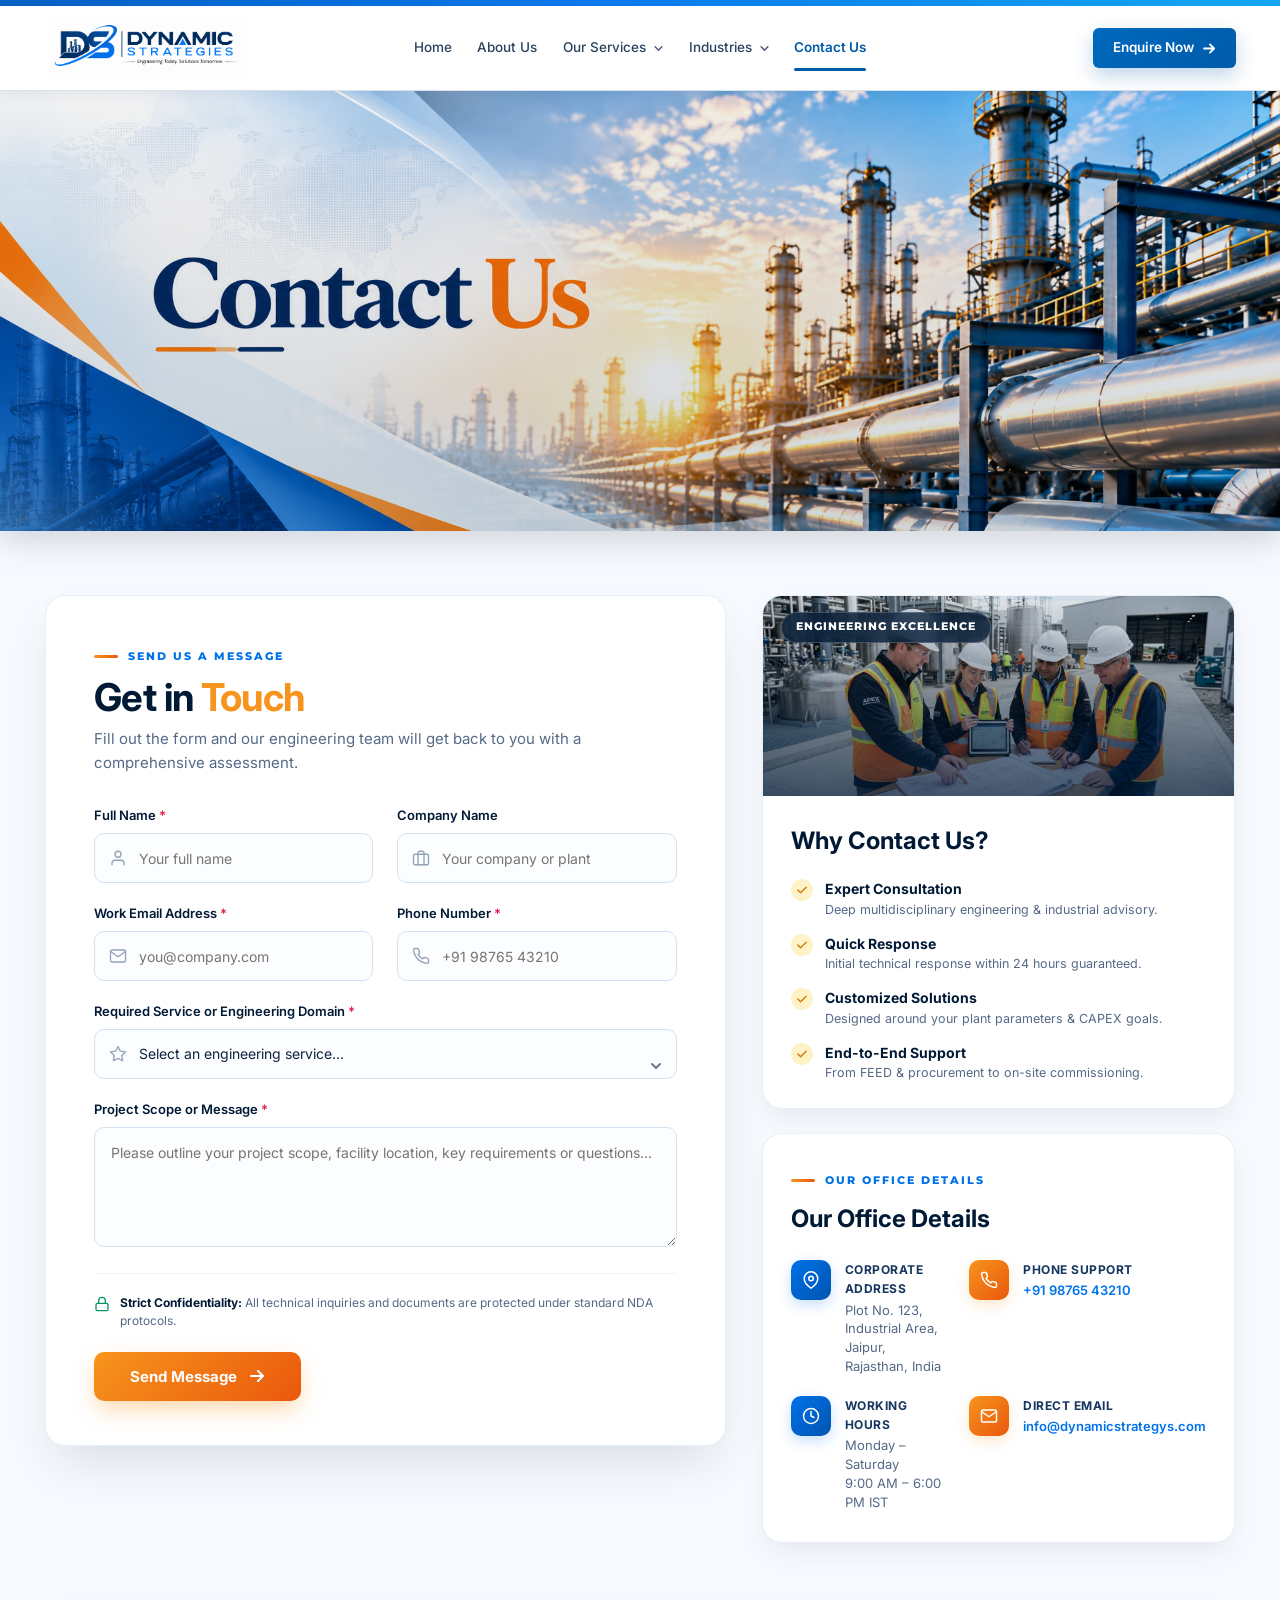
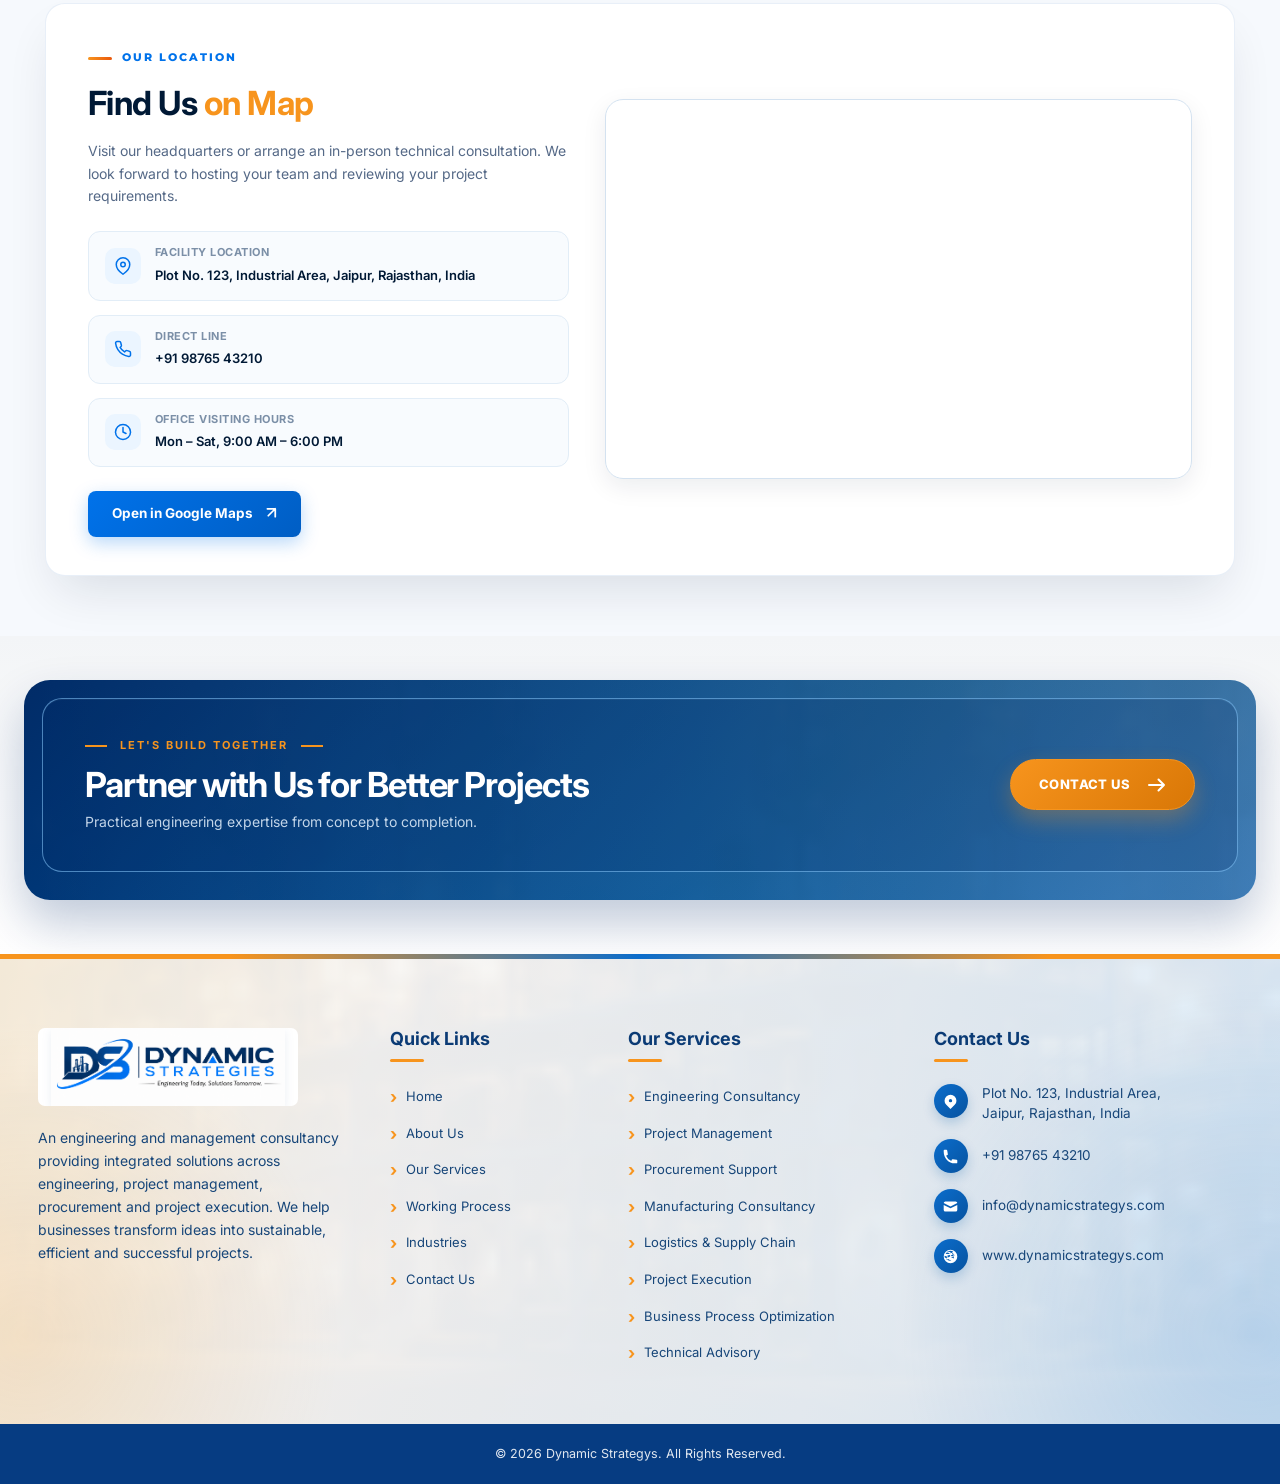
<file: pages/contact.html>
<!doctype html>
<html lang="en">

<head>
  <meta charset="UTF-8" />
  <meta name="viewport" content="width=device-width, initial-scale=1.0" />
  <meta name="description" content="Contact Dynamic Strategys for engineering consultancy, project management, and industrial turnkey solutions." />
  <title>Contact Us | Dynamic Strategys</title>
  <link rel="preconnect" href="https://fonts.googleapis.com" />
  <link rel="preconnect" href="https://fonts.gstatic.com" crossorigin />
  <link href="https://fonts.googleapis.com/css2?family=Inter:wght@400;500;600;700;800&family=Lora:ital,wght@0,500;0,600;0,700;0,800;1,600&family=Montserrat:wght@500;600;700;800;900&display=swap" rel="stylesheet" />
  <link rel="stylesheet" href="../styles.css?v=2.9" />
  <link rel="stylesheet" href="../process-section.css" />
  <link rel="stylesheet" href="contact-page.css" />
</head>

<body class="contact-page">
  <!-- Top Navigation Header -->
  <header class="site-header" id="home">
    <div class="header-container">
      <div class="header-left">
        <a class="brand" href="../index.html#home" aria-label="Dynamic Strategys - Home">
          <span class="brand-symbol"><img class="brand-image" src="../assets/logo.png" alt="Dynamic Strategys logo" /></span>
        </a>
      </div>

      <nav class="nav-menu header-center" id="primary-nav" aria-label="Main menu">
        <ul class="nav-list">
          <li class="nav-item"><a class="nav-link" href="../index.html#home">Home</a></li>
          <li class="nav-item"><a class="nav-link" href="about.html">About Us</a></li>
          <li class="nav-item has-dropdown">
            <a class="nav-link nav-link-dropdown" href="services.html" aria-haspopup="true" aria-expanded="false">
              <span>Our Services</span>
              <svg class="chevron-arrow" viewBox="0 0 10 6" fill="none" stroke="currentColor" stroke-width="1.8" stroke-linecap="round" stroke-linejoin="round" aria-hidden="true"><path d="M1 1l4 4 4-4" /></svg>
            </a>
            <ul class="dropdown-list" aria-label="Our Services dropdown">
              <li><a href="services.html#electrical">Electrical Engineering</a></li>
              <li><a href="services.html#instrumentation">Instrumentation &amp; Control</a></li>
              <li><a href="services.html#mechanical">Mechanical Engineering</a></li>
              <li><a href="services.html#procurement">Procurement Support</a></li>
              <li><a href="services.html#dpr">Detailed Project Reports (DPR)</a></li>
              <li><a href="services.html#project-management">Project Management</a></li>
              <li><a href="services.html#logistics">Logistics Planning</a></li>
              <li><a href="services.html#manufacturing">Manufacturing Consultancy</a></li>
              <li><a href="services.html#labour">Labour Planning &amp; Sourcing</a></li>
            </ul>
          </li>
          <li class="nav-item has-dropdown">
            <a class="nav-link nav-link-dropdown" href="industries.html" aria-haspopup="true" aria-expanded="false">
              <span>Industries</span>
              <svg class="chevron-arrow" viewBox="0 0 10 6" fill="none" stroke="currentColor" stroke-width="1.8" stroke-linecap="round" stroke-linejoin="round" aria-hidden="true"><path d="M1 1l4 4 4-4" /></svg>
            </a>
            <ul class="dropdown-list industries-dropdown" aria-label="Industries dropdown">
              <li><a href="industry-detail.html?industry=pharmaceuticals">Pharmaceuticals, API &amp; Chemicals</a></li>
              <li><a href="industry-detail.html?industry=food-beverages">Food &amp; Beverages</a></li>
              <li><a href="industry-detail.html?industry=fmcg">FMCG Manufacturing</a></li>
              <li><a href="industry-detail.html?industry=yarns-textiles">Yarns &amp; Textiles</a></li>
              <li><a href="industry-detail.html?industry=packaging-corrugation">Packaging &amp; Corrugation</a></li>
              <li><a href="industry-detail.html?industry=custom-engineering">Fabrication &amp; Heavy Engineering</a></li>
              <li><a href="industry-detail.html?industry=automotive">Automobile &amp; Auto Ancillary</a></li>
              <li><a href="industry-detail.html?industry=marine-structures">Marine &amp; Complex Structures</a></li>
              <li><a href="industry-detail.html?industry=glass-ceramics">Glass &amp; Ceramics</a></li>
              <li><a href="industry-detail.html?industry=pulp-paper">Pulp &amp; Paper Mills</a></li>
              <li><a href="industry-detail.html?industry=logistics-warehousing">Logistics &amp; Warehousing</a></li>
              <li><a href="industry-detail.html?industry=renewable-energy">Renewable Energy</a></li>
              <li><a href="industry-detail.html?industry=polymers-petrochemicals">Polymers &amp; Petro-Chemicals</a></li>
              <li><a href="industry-detail.html?industry=semiconductor-electronics">Semiconductor &amp; Electronics</a></li>
              <li><a href="industry-detail.html?industry=oil-gas">Oil &amp; Gas</a></li>
            </ul>
          </li>
          <li class="nav-item"><a class="nav-link active" href="contact.html" aria-current="page">Contact Us</a></li>
        </ul>

        <div class="mobile-nav-cta">
          <a class="btn-touch mobile-btn-touch open-enquiry-modal" href="#enquiryModal">
            <span>Enquire Now</span>
            <svg class="arrow-right" viewBox="0 0 14 12" fill="none" stroke="currentColor" stroke-width="2" stroke-linecap="round" stroke-linejoin="round" aria-hidden="true"><path d="M1 6h11M7.5 1.5L12 6l-4.5 4.5" /></svg>
          </a>
        </div>
      </nav>

      <div class="header-right">
        <a class="btn-touch header-btn-touch open-enquiry-modal" href="#enquiryModal">
          <span>Enquire Now</span>
          <svg class="arrow-right" viewBox="0 0 14 12" fill="none" stroke="currentColor" stroke-width="2" stroke-linecap="round" stroke-linejoin="round" aria-hidden="true"><path d="M1 6h11M7.5 1.5L12 6l-4.5 4.5" /></svg>
        </a>
        <button class="nav-toggle" type="button" aria-expanded="false" aria-controls="primary-nav" aria-label="Toggle navigation">
          <span class="hamburger-bar"></span><span class="hamburger-bar"></span><span class="hamburger-bar"></span>
        </button>
      </div>
    </div>
  </header>

  <main>
    <!-- Hero Banner with High-Resolution Visual Presentation -->
    <section class="contact-hero-banner" aria-label="Contact Us Banner">
      <div class="hero-image-wrap">
        <img class="contact-banner-img" src="../assets/bannera/contact.png" alt="Contact Us - Dynamic Strategys" />
        <div class="banner-gradient-overlay" aria-hidden="true"></div>
      </div>
      <div class="contact-hero-caption visually-hidden">
        <h1>Contact Us - Dynamic Strategys</h1>
        <p>Get in touch with our engineering and consultancy experts for your industrial projects.</p>
      </div>
    </section>



    <!-- Main Workspace Section: Form & Information Grid -->
    <section class="contact-main-section" aria-label="Contact and Consultation section">
      <div class="contact-container">
        <div class="contact-master-grid">

          <!-- Left Column: The Interactive Consultation Form -->
          <section class="contact-form-wrapper" id="contact-form" aria-labelledby="form-heading">
            <div class="form-card-header">
              <div class="section-kicker">
                <span class="kicker-line"></span>
                <span>SEND US A MESSAGE</span>
              </div>
              <h2 id="form-heading" class="form-card-title">Get in <span class="text-accent-orange">Touch</span></h2>
              <p class="form-card-subtitle">Fill out the form and our engineering team will get back to you with a comprehensive assessment.</p>
            </div>

            <form class="contact-interactive-form" id="contactForm" novalidate>
              <div class="form-fields-grid">
                <!-- Full Name -->
                <div class="field-group">
                  <label for="fullName">Full Name <span class="req">*</span></label>
                  <div class="input-with-icon">
                    <svg class="field-icon" viewBox="0 0 24 24" fill="none" stroke="currentColor" stroke-width="1.8" stroke-linecap="round" stroke-linejoin="round" aria-hidden="true">
                      <path d="M20 21v-2a4 4 0 0 0-4-4H8a4 4 0 0 0-4 4v2" />
                      <circle cx="12" cy="7" r="4" />
                    </svg>
                    <input id="fullName" name="fullName" type="text" autocomplete="name" placeholder="Your full name" required />
                  </div>
                </div>

                <!-- Company Name -->
                <div class="field-group">
                  <label for="company">Company Name</label>
                  <div class="input-with-icon">
                    <svg class="field-icon" viewBox="0 0 24 24" fill="none" stroke="currentColor" stroke-width="1.8" stroke-linecap="round" stroke-linejoin="round" aria-hidden="true">
                      <rect x="2" y="7" width="20" height="14" rx="2" ry="2" />
                      <path d="M16 21V5a2 2 0 0 0-2-2h-4a2 2 0 0 0-2 2v16" />
                    </svg>
                    <input id="company" name="company" type="text" autocomplete="organization" placeholder="Your company or plant" />
                  </div>
                </div>

                <!-- Email Address -->
                <div class="field-group">
                  <label for="email">Work Email Address <span class="req">*</span></label>
                  <div class="input-with-icon">
                    <svg class="field-icon" viewBox="0 0 24 24" fill="none" stroke="currentColor" stroke-width="1.8" stroke-linecap="round" stroke-linejoin="round" aria-hidden="true">
                      <path d="M4 4h16c1.1 0 2 .9 2 2v12c0 1.1-.9 2-2 2H4c-1.1 0-2-.9-2-2V6c0-1.1.9-2 2-2z" />
                      <polyline points="22,6 12,13 2,6" />
                    </svg>
                    <input id="email" name="email" type="email" autocomplete="email" placeholder="you@company.com" required />
                  </div>
                </div>

                <!-- Phone Number -->
                <div class="field-group">
                  <label for="phone">Phone Number <span class="req">*</span></label>
                  <div class="input-with-icon">
                    <svg class="field-icon" viewBox="0 0 24 24" fill="none" stroke="currentColor" stroke-width="1.8" stroke-linecap="round" stroke-linejoin="round" aria-hidden="true">
                      <path d="M22 16.92v3a2 2 0 0 1-2.18 2 19.79 19.79 0 0 1-8.63-3.07 19.5 19.5 0 0 1-6-6 19.79 19.79 0 0 1-3.07-8.67A2 2 0 0 1 4.11 2h3a2 2 0 0 1 2 1.72 12.84 12.84 0 0 0 .7 2.81 2 2 0 0 1-.45 2.11L8.09 9.91a16 16 0 0 0 6 6l1.27-1.27a2 2 0 0 1 2.11-.45 12.84 12.84 0 0 0 2.81.7A2 2 0 0 1 22 16.92z" />
                    </svg>
                    <input id="phone" name="phone" type="tel" autocomplete="tel" placeholder="+91 98765 43210" required />
                  </div>
                </div>

                <!-- Subject / Service -->
                <div class="field-group full-width">
                  <label for="service">Required Service or Engineering Domain <span class="req">*</span></label>
                  <div class="select-wrapper">
                    <svg class="field-icon" viewBox="0 0 24 24" fill="none" stroke="currentColor" stroke-width="1.8" stroke-linecap="round" stroke-linejoin="round" aria-hidden="true">
                      <path d="M12 2l3.09 6.26L22 9.27l-5 4.87 1.18 6.88L12 17.77l-6.18 3.25L7 14.14 2 9.27l6.91-1.01L12 2z" />
                    </svg>
                    <select id="service" name="service" required>
                      <option value="" disabled selected>Select an engineering service...</option>
                      <option value="Electrical Engineering">Electrical Engineering</option>
                      <option value="Instrumentation & Control">Instrumentation &amp; Control</option>
                      <option value="Mechanical Engineering">Mechanical Engineering</option>
                      <option value="Procurement Support">Procurement Support</option>
                      <option value="Detailed Project Reports (DPR)">Detailed Project Reports (DPR)</option>
                      <option value="Project Management">Project Management</option>
                      <option value="Logistics Planning">Logistics Planning</option>
                      <option value="Manufacturing Consultancy">Manufacturing Consultancy</option>
                      <option value="Labour Planning & Sourcing">Labour Planning &amp; Sourcing</option>
                      <option value="Integrated Engineering & EPC Execution">Integrated Engineering &amp; EPC Execution</option>
                      <option value="Other Inquiries">General / Other Inquiries</option>
                    </select>
                    <span class="custom-select-arrow" aria-hidden="true">
                      <svg viewBox="0 0 10 6" fill="none" stroke="currentColor" stroke-width="1.8" stroke-linecap="round" stroke-linejoin="round"><path d="M1 1l4 4 4-4" /></svg>
                    </span>
                  </div>
                </div>

                <!-- Message Field -->
                <div class="field-group full-width">
                  <label for="message">Project Scope or Message <span class="req">*</span></label>
                  <textarea id="message" name="message" rows="4" placeholder="Please outline your project scope, facility location, key requirements or questions..." required></textarea>
                </div>
              </div>

              <!-- Trust Guarantee & Submit Action -->
              <div class="form-footer-actions">
                <div class="nda-security-note">
                  <svg viewBox="0 0 24 24" fill="none" stroke="currentColor" stroke-width="2" stroke-linecap="round" stroke-linejoin="round" aria-hidden="true">
                    <rect x="3" y="11" width="18" height="11" rx="2" ry="2" />
                    <path d="M7 11V7a5 5 0 0 1 10 0v4" />
                  </svg>
                  <span><strong>Strict Confidentiality:</strong> All technical inquiries and documents are protected under standard NDA protocols.</span>
                </div>

                <button class="btn-submit-premium" type="submit" id="btnSubmitContact">
                  <span>Send Message</span>
                  <svg class="submit-arrow-icon" viewBox="0 0 16 16" fill="none" stroke="currentColor" stroke-width="2" stroke-linecap="round" stroke-linejoin="round" aria-hidden="true">
                    <path d="M2 8h12M9 3l5 5-5 5" />
                  </svg>
                </button>
              </div>

              <!-- Animated Success Feedback -->
              <div class="form-feedback-alert" id="contactSuccess" role="status" aria-live="polite">
                <div class="alert-icon-check">
                  <svg viewBox="0 0 24 24" fill="none" stroke="currentColor" stroke-width="2.5" stroke-linecap="round" stroke-linejoin="round">
                    <polyline points="20 6 9 17 4 12" />
                  </svg>
                </div>
                <div class="alert-text-body">
                  <strong>Thank You! Your inquiry has been successfully submitted.</strong>
                  <p>Our senior engineering consultant has received your request and will reach out within 24 hours.</p>
                </div>
              </div>
            </form>
          </section>

          <!-- Right Column: Sidebar (Why Us, Office Cards, Promise) -->
          <aside class="contact-sidebar" aria-label="Office details and advantages">

            <!-- Card 1: Visual Why Contact Us -->
            <div class="side-feature-card">
              <div class="feature-card-media">
                <img src="../assets/about-engineers-hd.jpg" alt="Engineering team analyzing industrial project blueprints" />
                <div class="media-overlay-gradient"></div>
                <div class="feature-media-badge">Engineering Excellence</div>
              </div>
              <div class="feature-card-content">
                <h3 class="feature-card-title">Why Contact Us?</h3>
                <ul class="feature-benefits-list">
                  <li class="benefit-item">
                    <span class="benefit-check" aria-hidden="true">
                      <svg viewBox="0 0 20 20" fill="currentColor"><path fill-rule="evenodd" d="M16.707 5.293a1 1 0 010 1.414l-8 8a1 1 0 01-1.414 0l-4-4a1 1 0 011.414-1.414L8 12.586l7.293-7.293a1 1 0 011.414 0z" clip-rule="evenodd" /></svg>
                    </span>
                    <div>
                      <strong>Expert Consultation</strong>
                      <p>Deep multidisciplinary engineering &amp; industrial advisory.</p>
                    </div>
                  </li>
                  <li class="benefit-item">
                    <span class="benefit-check" aria-hidden="true">
                      <svg viewBox="0 0 20 20" fill="currentColor"><path fill-rule="evenodd" d="M16.707 5.293a1 1 0 010 1.414l-8 8a1 1 0 01-1.414 0l-4-4a1 1 0 011.414-1.414L8 12.586l7.293-7.293a1 1 0 011.414 0z" clip-rule="evenodd" /></svg>
                    </span>
                    <div>
                      <strong>Quick Response</strong>
                      <p>Initial technical response within 24 hours guaranteed.</p>
                    </div>
                  </li>
                  <li class="benefit-item">
                    <span class="benefit-check" aria-hidden="true">
                      <svg viewBox="0 0 20 20" fill="currentColor"><path fill-rule="evenodd" d="M16.707 5.293a1 1 0 010 1.414l-8 8a1 1 0 01-1.414 0l-4-4a1 1 0 011.414-1.414L8 12.586l7.293-7.293a1 1 0 011.414 0z" clip-rule="evenodd" /></svg>
                    </span>
                    <div>
                      <strong>Customized Solutions</strong>
                      <p>Designed around your plant parameters &amp; CAPEX goals.</p>
                    </div>
                  </li>
                  <li class="benefit-item">
                    <span class="benefit-check" aria-hidden="true">
                      <svg viewBox="0 0 20 20" fill="currentColor"><path fill-rule="evenodd" d="M16.707 5.293a1 1 0 010 1.414l-8 8a1 1 0 01-1.414 0l-4-4a1 1 0 011.414-1.414L8 12.586l7.293-7.293a1 1 0 011.414 0z" clip-rule="evenodd" /></svg>
                    </span>
                    <div>
                      <strong>End-to-End Support</strong>
                      <p>From FEED &amp; procurement to on-site commissioning.</p>
                    </div>
                  </li>
                </ul>
              </div>
            </div>

            <!-- Card 2: Our Office Details -->
            <div class="side-office-card">
              <div class="section-kicker">
                <span class="kicker-line"></span>
                <span>OUR OFFICE DETAILS</span>
              </div>
              <h3 class="side-office-title">Our Office Details</h3>

              <div class="modern-office-grid">
                <!-- Address -->
                <div class="office-cell">
                  <div class="cell-icon icon-blue">
                    <svg viewBox="0 0 24 24" fill="none" stroke="currentColor" stroke-width="2" stroke-linecap="round" stroke-linejoin="round" aria-hidden="true">
                      <path d="M21 10c0 7-9 13-9 13s-9-6-9-13a9 9 0 0 1 18 0z" />
                      <circle cx="12" cy="10" r="3" />
                    </svg>
                  </div>
                  <div class="cell-content">
                    <strong class="cell-label">Corporate Address</strong>
                    <address class="cell-value">
                      Plot No. 123, Industrial Area,<br />Jaipur, Rajasthan, India
                    </address>
                  </div>
                </div>

                <!-- Phone -->
                <div class="office-cell">
                  <div class="cell-icon icon-orange">
                    <svg viewBox="0 0 24 24" fill="none" stroke="currentColor" stroke-width="2" stroke-linecap="round" stroke-linejoin="round" aria-hidden="true">
                      <path d="M22 16.92v3a2 2 0 0 1-2.18 2 19.79 19.79 0 0 1-8.63-3.07 19.5 19.5 0 0 1-6-6 19.79 19.79 0 0 1-3.07-8.67A2 2 0 0 1 4.11 2h3a2 2 0 0 1 2 1.72 12.84 12.84 0 0 0 .7 2.81 2 2 0 0 1-.45 2.11L8.09 9.91a16 16 0 0 0 6 6l1.27-1.27a2 2 0 0 1 2.11-.45 12.84 12.84 0 0 0 2.81.7A2 2 0 0 1 22 16.92z" />
                    </svg>
                  </div>
                  <div class="cell-content">
                    <strong class="cell-label">Phone Support</strong>
                    <a class="cell-value cell-link" href="tel:+919876543210">+91 98765 43210</a>
                  </div>
                </div>

                <!-- Working Hours -->
                <div class="office-cell">
                  <div class="cell-icon icon-blue">
                    <svg viewBox="0 0 24 24" fill="none" stroke="currentColor" stroke-width="2" stroke-linecap="round" stroke-linejoin="round" aria-hidden="true">
                      <circle cx="12" cy="12" r="10" />
                      <polyline points="12 6 12 12 16 14" />
                    </svg>
                  </div>
                  <div class="cell-content">
                    <strong class="cell-label">Working Hours</strong>
                    <span class="cell-value">Monday – Saturday<br />9:00 AM – 6:00 PM IST</span>
                  </div>
                </div>

                <!-- Email -->
                <div class="office-cell">
                  <div class="cell-icon icon-orange">
                    <svg viewBox="0 0 24 24" fill="none" stroke="currentColor" stroke-width="2" stroke-linecap="round" stroke-linejoin="round" aria-hidden="true">
                      <path d="M4 4h16c1.1 0 2 .9 2 2v12c0 1.1-.9 2-2 2H4c-1.1 0-2-.9-2-2V6c0-1.1.9-2 2-2z" />
                      <polyline points="22,6 12,13 2,6" />
                    </svg>
                  </div>
                  <div class="cell-content">
                    <strong class="cell-label">Direct Email</strong>
                    <a class="cell-value cell-link" href="mailto:info@dynamicstrategys.com">info@dynamicstrategys.com</a>
                  </div>
                </div>
              </div>
            </div>


          </aside>
        </div>
      </div>
    </section>

    <!-- Location & Google Map Interactive Section -->
    <section class="location-map-section" id="office-map" aria-labelledby="map-section-title">
      <div class="contact-container">
        <div class="map-showcase-card">
          <!-- Left Map Content -->
          <div class="map-info-pane">
            <div class="section-kicker">
              <span class="kicker-line"></span>
              <span>OUR LOCATION</span>
            </div>
            <h2 id="map-section-title" class="map-pane-title">Find Us <span class="text-accent-orange">on Map</span></h2>
            <p class="map-pane-description">Visit our headquarters or arrange an in-person technical consultation. We look forward to hosting your team and reviewing your project requirements.</p>

            <div class="map-contacts-stack">
              <div class="map-contact-item">
                <div class="item-icon-bubble">
                  <svg viewBox="0 0 24 24" fill="none" stroke="currentColor" stroke-width="2" stroke-linecap="round" stroke-linejoin="round" aria-hidden="true">
                    <path d="M21 10c0 7-9 13-9 13s-9-6-9-13a9 9 0 0 1 18 0z" />
                    <circle cx="12" cy="10" r="3" />
                  </svg>
                </div>
                <div>
                  <span class="item-tag">Facility Location</span>
                  <strong>Plot No. 123, Industrial Area, Jaipur, Rajasthan, India</strong>
                </div>
              </div>

              <div class="map-contact-item">
                <div class="item-icon-bubble">
                  <svg viewBox="0 0 24 24" fill="none" stroke="currentColor" stroke-width="2" stroke-linecap="round" stroke-linejoin="round" aria-hidden="true">
                    <path d="M22 16.92v3a2 2 0 0 1-2.18 2 19.79 19.79 0 0 1-8.63-3.07 19.5 19.5 0 0 1-6-6 19.79 19.79 0 0 1-3.07-8.67A2 2 0 0 1 4.11 2h3a2 2 0 0 1 2 1.72 12.84 12.84 0 0 0 .7 2.81 2 2 0 0 1-.45 2.11L8.09 9.91a16 16 0 0 0 6 6l1.27-1.27a2 2 0 0 1 2.11-.45 12.84 12.84 0 0 0 2.81.7A2 2 0 0 1 22 16.92z" />
                  </svg>
                </div>
                <div>
                  <span class="item-tag">Direct Line</span>
                  <a href="tel:+919876543210"><strong>+91 98765 43210</strong></a>
                </div>
              </div>

              <div class="map-contact-item">
                <div class="item-icon-bubble">
                  <svg viewBox="0 0 24 24" fill="none" stroke="currentColor" stroke-width="2" stroke-linecap="round" stroke-linejoin="round" aria-hidden="true">
                    <circle cx="12" cy="12" r="10" />
                    <polyline points="12 6 12 12 16 14" />
                  </svg>
                </div>
                <div>
                  <span class="item-tag">Office Visiting Hours</span>
                  <strong>Mon – Sat, 9:00 AM – 6:00 PM</strong>
                </div>
              </div>
            </div>

            <div class="map-action-row">
              <a class="btn-map-direct" href="https://maps.google.com/?q=Plot+No.+123,+Industrial+Area,+Jaipur,+Rajasthan,+India" target="_blank" rel="noopener noreferrer">
                <span>Open in Google Maps</span>
                <svg viewBox="0 0 16 16" fill="none" stroke="currentColor" stroke-width="2" stroke-linecap="round" stroke-linejoin="round" aria-hidden="true"><path d="M5 2h9v9M14 2L6 10" /></svg>
              </a>
            </div>
          </div>

          <!-- Right Map Embed Frame -->
          <div class="map-frame-pane">
            <div class="map-frame-inner">
              <iframe
                title="Google Map showing Dynamic Strategys office in Jaipur, Rajasthan"
                src="https://www.google.com/maps?q=Plot%20No.%20123%2C%20Industrial%20Area%2C%20Jaipur%2C%20Rajasthan%2C%20India&output=embed"
                loading="lazy"
                referrerpolicy="no-referrer-when-downgrade"
                allowfullscreen></iframe>
            </div>
          </div>
        </div>
      </div>
    </section>

    <!-- Same CTA component used on the home page -->
    <section class="cta-section cta-banner-section" aria-labelledby="cta-title">
      <div class="cta-panel">
        <div class="cta-panel-inner">
          <div class="cta-copy">
            <div class="cta-eyebrow"><span></span><b>LET'S BUILD TOGETHER</b><span></span></div>
            <h2 id="cta-title">Partner with Us for Better Projects</h2>
            <p>Practical engineering expertise from concept to completion.</p>
          </div>
          <a class="cta-button" href="#contact-form">
            <span>CONTACT US</span>
            <svg viewBox="0 0 18 14" fill="none" stroke="currentColor" stroke-width="2" stroke-linecap="round" stroke-linejoin="round" aria-hidden="true">
              <path d="M1 7h15M10.5 1.5L16 7l-5.5 5.5" />
            </svg>
          </a>
        </div>
      </div>
    </section>
  </main>

  <!-- Global Footer -->
  <footer class="site-footer" id="contact">
    <div class="footer-body">
      <div class="footer-backdrop" aria-hidden="true"></div>
      <div class="footer-container">
        <div class="footer-col col-about">
          <a class="brand brand-footer" href="../index.html#home" aria-label="Dynamic Strategys - Home">
            <span class="brand-symbol"><img class="brand-image" src="../assets/logo.png" alt="Dynamic Strategys logo" /></span>
          </a>
          <p class="about-text">An engineering and management consultancy providing integrated solutions across engineering, project management, procurement and project execution. We help businesses transform ideas into sustainable, efficient and successful projects.</p>
        </div>

        <div class="footer-col col-quick-links">
          <h2 class="col-title">Quick Links</h2>
          <ul class="footer-nav-list">
            <li><a href="../index.html#home">Home</a></li>
            <li><a href="about.html">About Us</a></li>
            <li><a href="../index.html#services">Our Services</a></li>
            <li><a href="../index.html#working-process">Working Process</a></li>
            <li><a href="industries.html">Industries</a></li>
            <li><a href="contact.html">Contact Us</a></li>
          </ul>
        </div>

        <div class="footer-col col-services">
          <h2 class="col-title">Our Services</h2>
          <ul class="footer-nav-list">
            <li><a href="../index.html#services">Engineering Consultancy</a></li>
            <li><a href="../index.html#services">Project Management</a></li>
            <li><a href="../index.html#services">Procurement Support</a></li>
            <li><a href="../index.html#services">Manufacturing Consultancy</a></li>
            <li><a href="../index.html#services">Logistics &amp; Supply Chain</a></li>
            <li><a href="../index.html#services">Project Execution</a></li>
            <li><a href="../index.html#services">Business Process Optimization</a></li>
            <li><a href="../index.html#services">Technical Advisory</a></li>
          </ul>
        </div>

        <div class="footer-col col-contact">
          <h2 class="col-title">Contact Us</h2>
          <ul class="contact-details-list">
            <li class="contact-item">
              <span class="contact-icon-circle" aria-hidden="true"><svg width="18" height="18" viewBox="0 0 20 20" fill="currentColor"><path fill-rule="evenodd" d="M5.05 4.05a7 7 0 119.9 9.9L10 18.9l-4.95-4.95a7 7 0 010-9.9zM10 11a2 2 0 100-4 2 2 0 000 4z" clip-rule="evenodd" /></svg></span>
              <span class="contact-text">Plot No. 123, Industrial Area,<br />Jaipur, Rajasthan, India</span>
            </li>
            <li class="contact-item">
              <span class="contact-icon-circle" aria-hidden="true"><svg width="18" height="18" viewBox="0 0 20 20" fill="currentColor"><path d="M2 3a1 1 0 011-1h2.153a1 1 0 01.986.836l.74 4.435a1 1 0 01-.54 1.06l-1.548.773a11.037 11.037 0 006.105 6.105l.774-1.548a1 1 0 011.059-.54l4.435.74a1 1 0 01.836.986V17a1 1 0 01-1 1h-2C7.82 18 2 12.18 2 4V3z" /></svg></span>
              <span class="contact-text"><a href="tel:+919876543210">+91 98765 43210</a></span>
            </li>
            <li class="contact-item">
              <span class="contact-icon-circle" aria-hidden="true"><svg width="18" height="18" viewBox="0 0 20 20" fill="currentColor"><path d="M2.003 5.884L10 9.882l7.997-3.998A2 2 0 0016 4H4a2 2 0 00-1.997 1.884z" /><path d="M18 8.118l-8 4-8-4V14a2 2 0 002 2h12a2 2 0 002-2V8.118z" /></svg></span>
              <span class="contact-text"><a href="mailto:info@dynamicstrategys.com">info@dynamicstrategys.com</a></span>
            </li>
            <li class="contact-item">
              <span class="contact-icon-circle" aria-hidden="true"><svg width="18" height="18" viewBox="0 0 20 20" fill="currentColor"><path fill-rule="evenodd" d="M10 18a8 8 0 100-16 8 8 0 000 16zM4.332 7.027a6.002 6.002 0 018.73-2.905c-.287.49-.624.962-1.009 1.408a11.164 11.164 0 00-4.08 1.497H4.332zm-1.07 4.148A6.027 6.027 0 013.04 10c0-.348.03-.688.087-1.018l2.678.966c-.035.344-.055.694-.055 1.052 0 .425.029.84.084 1.243l-2.572-1.095zm1.758 2.656l2.39-1.018a11.17 11.17 0 003.58 1.954 6.003 6.003 0 01-5.97-1.936zm8.647-1.472a11.196 11.196 0 00-3.155-1.745 9.176 9.176 0 00.32-1.614l3.19.988a6.022 6.022 0 01-.355 2.371zm1.264-3.523l-3.328-1.03c.123-.62.298-1.218.52-1.78a6.002 6.002 0 012.808 2.81zm-4.708-3.92a9.18 9.18 0 00-.737 1.632 11.18 11.18 0 00-4.06-1.503 6.004 6.004 0 014.797-.129zm-2.03 3.65c.34-.087.693-.15 1.054-.187.164.56.297 1.144.394 1.743-1.066.38-2.062.883-2.97 1.49-.074-.593-.118-1.203-.118-1.823 0-.416.02-.824.057-1.223h1.583zm2.593 1.94c-.114-.658-.26-1.298-.44-1.91 1.082-.36 2.096-.838 3.023-1.417.065.556.102 1.124.102 1.704 0 .438-.023.868-.066 1.29l-2.619.333z" clip-rule="evenodd" /></svg></span>
              <span class="contact-text"><a href="https://www.dynamicstrategys.com" target="_blank" rel="noopener">www.dynamicstrategys.com</a></span>
            </li>
          </ul>
        </div>
      </div>
    </div>
    <div class="footer-bottom">
      <div class="bottom-container">
        <p class="copyright-text">&copy; <span id="current-year">2026</span> Dynamic Strategys. All Rights Reserved.</p>
      </div>
    </div>
  </footer>

  <!-- ==========================================================================
       ENQUIRE NOW POPUP MODAL (Exact Match to User Reference Mockup)
       ========================================================================== -->
  <div class="enquiry-modal-backdrop" id="enquiryModal" role="dialog" aria-modal="true" aria-labelledby="enquiryModalTitle" aria-hidden="true">
    <div class="enquiry-modal-overlay" data-close-modal></div>
    
    <div class="enquiry-modal-container">
      <!-- Close Button (X) -->
      <button type="button" class="enquiry-modal-close" data-close-modal aria-label="Close Enquiry Form">
        <svg viewBox="0 0 24 24" fill="none" stroke="currentColor" stroke-width="2.2" stroke-linecap="round" stroke-linejoin="round">
          <line x1="18" y1="6" x2="6" y2="18" />
          <line x1="6" y1="6" x2="18" y2="18" />
        </svg>
      </button>

      <div class="enquiry-modal-layout">
        <!-- Left Visual & Value Proposition Column -->
        <div class="enquiry-modal-left">
          <div class="enquiry-left-overlay"></div>
          <div class="enquiry-left-content">
            <div class="enquiry-left-kicker">
              <span class="enquiry-dash">—</span>
              <span>LET'S DISCUSS</span>
            </div>
            
            <h3 class="enquiry-left-title">
              Enquire Now<br />
              for Your<br />
              <span class="text-orange">Project Needs</span>
            </h3>
            
            <p class="enquiry-left-desc">
              Share your requirements and our team will get back to you with the right solution for your business.
            </p>

            <!-- Bottom Floating Trust Card -->
            <div class="enquiry-trust-card">
              <!-- Item 1 -->
              <div class="enquiry-trust-item">
                <div class="enquiry-trust-icon">
                  <svg viewBox="0 0 24 24" fill="none" stroke="currentColor" stroke-width="2" stroke-linecap="round" stroke-linejoin="round">
                    <path d="M21 15a2 2 0 0 1-2 2H7l-4 4V5a2 2 0 0 1 2-2h14a2 2 0 0 1 2 2z"/>
                  </svg>
                </div>
                <div class="enquiry-trust-meta">
                  <b>Quick Response</b>
                  <span>We usually respond within 24 hours</span>
                </div>
              </div>

              <!-- Item 2 -->
              <div class="enquiry-trust-item">
                <div class="enquiry-trust-icon">
                  <svg viewBox="0 0 24 24" fill="none" stroke="currentColor" stroke-width="2" stroke-linecap="round" stroke-linejoin="round">
                    <circle cx="12" cy="12" r="3"/>
                    <path d="M19.4 15a1.65 1.65 0 0 0 .33 1.82l.06.06a2 2 0 0 1 0 2.83 2 2 0 0 1-2.83 0l-.06-.06a1.65 1.65 0 0 0-1.82-.33 1.65 1.65 0 0 0-1 1.51V21a2 2 0 0 1-2 2 2 2 0 0 1-2-2v-.09A1.65 1.65 0 0 0 9 19.4a1.65 1.65 0 0 0-1.82.33l-.06.06a2 2 0 0 1-2.83 0 2 2 0 0 1 0-2.83l.06-.06a1.65 1.65 0 0 0 .33-1.82 1.65 1.65 0 0 0-1.51-1H3a2 2 0 0 1-2-2 2 2 0 0 1 2-2h.09A1.65 1.65 0 0 0 4.6 9a1.65 1.65 0 0 0-.33-1.82l-.06-.06a2 2 0 0 1 0-2.83 2 2 0 0 1 2.83 0l.06.06a1.65 1.65 0 0 0 1.82.33H9a1.65 1.65 0 0 0 1-1.51V3a2 2 0 0 1 2-2 2 2 0 0 1 2 2v.09a1.65 1.65 0 0 0 1 1.51 1.65 1.65 0 0 0 1.82-.33l.06-.06a2 2 0 0 1 2.83 0 2 2 0 0 1 0 2.83l-.06.06a1.65 1.65 0 0 0-.33 1.82V9a1.65 1.65 0 0 0 1.51 1H21a2 2 0 0 1 2 2 2 2 0 0 1-2 2h-.09a1.65 1.65 0 0 0-1.51 1z"/>
                  </svg>
                </div>
                <div class="enquiry-trust-meta">
                  <b>Expert Consultation</b>
                  <span>Tailored solutions for your project</span>
                </div>
              </div>

              <!-- Item 3 -->
              <div class="enquiry-trust-item">
                <div class="enquiry-trust-icon">
                  <svg viewBox="0 0 24 24" fill="none" stroke="currentColor" stroke-width="2" stroke-linecap="round" stroke-linejoin="round">
                    <path d="M14 2H6a2 2 0 0 0-2 2v16a2 2 0 0 0 2 2h12a2 2 0 0 0 2-2V8z"/>
                    <polyline points="14 2 14 8 20 8"/>
                    <line x1="16" y1="13" x2="8" y2="13"/>
                    <line x1="16" y1="17" x2="8" y2="17"/>
                  </svg>
                </div>
                <div class="enquiry-trust-meta">
                  <b>Confidential Inquiry</b>
                  <span>Your information is always secure</span>
                </div>
              </div>

              <!-- Item 4 -->
              <div class="enquiry-trust-item">
                <div class="enquiry-trust-icon">
                  <svg viewBox="0 0 24 24" fill="none" stroke="currentColor" stroke-width="2" stroke-linecap="round" stroke-linejoin="round">
                    <path d="M17 21v-2a4 4 0 0 0-4-4H5a4 4 0 0 0-4 4v2"/>
                    <circle cx="9" cy="7" r="4"/>
                    <path d="M23 21v-2a4 4 0 0 0-3-3.87"/>
                    <path d="M16 3.13a4 4 0 0 1 0 7.75"/>
                  </svg>
                </div>
                <div class="enquiry-trust-meta">
                  <b>Trusted by Industry Leaders</b>
                  <span>Proven expertise across 15+ industries</span>
                </div>
              </div>
            </div>
          </div>
        </div>

        <!-- Right Interactive Form Column -->
        <div class="enquiry-modal-right">
          <div class="enquiry-right-kicker">
            <span class="enquiry-dash">—</span>
            <span>GET IN TOUCH</span>
          </div>

          <h2 class="enquiry-right-title" id="enquiryModalTitle">Enquire Now</h2>
          <p class="enquiry-right-desc">
            Fill out the form and our team will get back to you shortly with the best solution for your requirements.
          </p>

          <form class="enquiry-modal-form" id="enquiryModalForm">
            <div class="enquiry-form-grid">
              <!-- Full Name -->
              <div class="enquiry-field-group">
                <label for="eqFullName">Full Name <span class="required-star">*</span></label>
                <div class="enquiry-input-wrap">
                  <span class="enquiry-input-icon" aria-hidden="true">
                    <svg viewBox="0 0 24 24" fill="none" stroke="currentColor" stroke-width="2"><path d="M20 21v-2a4 4 0 0 0-4-4H8a4 4 0 0 0-4 4v2"/><circle cx="12" cy="7" r="4"/></svg>
                  </span>
                  <input type="text" id="eqFullName" name="fullName" placeholder="Enter your full name" required />
                </div>
              </div>

              <!-- Company Name -->
              <div class="enquiry-field-group">
                <label for="eqCompanyName">Company Name <span class="required-star">*</span></label>
                <div class="enquiry-input-wrap">
                  <span class="enquiry-input-icon" aria-hidden="true">
                    <svg viewBox="0 0 24 24" fill="none" stroke="currentColor" stroke-width="2"><rect x="4" y="2" width="16" height="20" rx="2" ry="2"/><line x1="9" y1="22" x2="9" y2="22.01"/><line x1="15" y1="22" x2="15" y2="22.01"/><line x1="9" y1="6" x2="9" y2="6.01"/><line x1="15" y1="6" x2="15" y2="6.01"/><line x1="9" y1="10" x2="9" y2="10.01"/><line x1="15" y1="10" x2="15" y2="10.01"/><line x1="9" y1="14" x2="9" y2="14.01"/><line x1="15" y1="14" x2="15" y2="14.01"/><line x1="9" y1="18" x2="9" y2="18.01"/><line x1="15" y1="18" x2="15" y2="18.01"/></svg>
                  </span>
                  <input type="text" id="eqCompanyName" name="companyName" placeholder="Enter company name" required />
                </div>
              </div>

              <!-- Email Address -->
              <div class="enquiry-field-group">
                <label for="eqEmail">Email Address <span class="required-star">*</span></label>
                <div class="enquiry-input-wrap">
                  <span class="enquiry-input-icon" aria-hidden="true">
                    <svg viewBox="0 0 24 24" fill="none" stroke="currentColor" stroke-width="2"><path d="M4 4h16c1.1 0 2 .9 2 2v12c0 1.1-.9 2-2 2H4c-1.1 0-2-.9-2-2V6c0-1.1.9-2 2-2z"/><polyline points="22,6 12,13 2,6"/></svg>
                  </span>
                  <input type="email" id="eqEmail" name="email" placeholder="Enter your email address" required />
                </div>
              </div>

              <!-- Phone Number -->
              <div class="enquiry-field-group">
                <label for="eqPhone">Phone Number <span class="required-star">*</span></label>
                <div class="enquiry-input-wrap">
                  <span class="enquiry-input-icon" aria-hidden="true">
                    <svg viewBox="0 0 24 24" fill="none" stroke="currentColor" stroke-width="2"><path d="M22 16.92v3a2 2 0 0 1-2.18 2 19.79 19.79 0 0 1-8.63-3.07 19.5 19.5 0 0 1-6-6 19.79 19.79 0 0 1-3.07-8.67A2 2 0 0 1 4.11 2h3a2 2 0 0 1 2 1.72 12.84 12.84 0 0 0 .7 2.81 2 2 0 0 1-.45 2.11L8.09 9.91a16 16 0 0 0 6 6l1.27-1.27a2 2 0 0 1 2.11-.45 12.84 12.84 0 0 0 2.81.7A2 2 0 0 1 22 16.92z"/></svg>
                  </span>
                  <input type="tel" id="eqPhone" name="phone" placeholder="Enter your phone number" required />
                </div>
              </div>

              <!-- Project Type -->
              <div class="enquiry-field-group">
                <label for="eqProjectType">Project Type <span class="required-star">*</span></label>
                <div class="enquiry-input-wrap enquiry-select-wrap">
                  <span class="enquiry-input-icon" aria-hidden="true">
                    <svg viewBox="0 0 24 24" fill="none" stroke="currentColor" stroke-width="2"><line x1="8" y1="6" x2="21" y2="6"/><line x1="8" y1="12" x2="21" y2="12"/><line x1="8" y1="18" x2="21" y2="18"/><line x1="3" y1="6" x2="3.01" y2="6"/><line x1="3" y1="12" x2="3.01" y2="12"/><line x1="3" y1="18" x2="3.01" y2="18"/></svg>
                  </span>
                  <select id="eqProjectType" name="projectType" required>
                    <option value="" disabled selected>Select project type</option>
                    <option value="feed-engineering">FEED &amp; Detailed Engineering</option>
                    <option value="project-governance">Disciplined Project Governance (PMC)</option>
                    <option value="procurement-support">Procurement &amp; Vendor Management</option>
                    <option value="site-supervision">Site Supervision &amp; Commissioning</option>
                    <option value="plant-revamp">Plant Revamp &amp; Debottlenecking</option>
                    <option value="safety-audit">Process Safety &amp; Hazop Studies</option>
                    <option value="turnkey-consultancy">Turnkey Strategic Consultancy</option>
                  </select>
                </div>
              </div>

              <!-- Industry -->
              <div class="enquiry-field-group">
                <label for="eqIndustry">Industry <span class="required-star">*</span></label>
                <div class="enquiry-input-wrap enquiry-select-wrap">
                  <span class="enquiry-input-icon" aria-hidden="true">
                    <svg viewBox="0 0 24 24" fill="none" stroke="currentColor" stroke-width="2"><path d="M18 20V10M12 20V4M6 20v-6"/></svg>
                  </span>
                  <select id="eqIndustry" name="industry" required>
                    <option value="" disabled selected>Select industry</option>
                    <option value="oil-gas">Oil &amp; Gas / Petrochemicals</option>
                    <option value="chemicals">Chemicals &amp; Specialty Process</option>
                    <option value="pharma">Pharmaceuticals &amp; Life Sciences</option>
                    <option value="energy">Power &amp; Renewable Energy</option>
                    <option value="water">Water &amp; Industrial Wastewater</option>
                    <option value="food-beverage">Food &amp; Beverage Processing</option>
                    <option value="manufacturing">Heavy Industrial Manufacturing</option>
                    <option value="infrastructure">Infrastructure &amp; Civil Engineering</option>
                  </select>
                </div>
              </div>

              <!-- Project Requirements (Full width) -->
              <div class="enquiry-field-group full-width">
                <label for="eqRequirements">Project Requirements <span class="required-star">*</span></label>
                <div class="enquiry-input-wrap textarea-wrap">
                  <span class="enquiry-input-icon textarea-icon" aria-hidden="true">
                    <svg viewBox="0 0 24 24" fill="none" stroke="currentColor" stroke-width="2"><path d="M14 2H6a2 2 0 0 0-2 2v16a2 2 0 0 0 2 2h12a2 2 0 0 0 2-2V8z"/><polyline points="14 2 14 8 20 8"/><line x1="16" y1="13" x2="8" y2="13"/><line x1="16" y1="17" x2="8" y2="17"/></svg>
                  </span>
                  <textarea id="eqRequirements" name="requirements" rows="3" placeholder="Tell us about your project requirements..." required></textarea>
                </div>
              </div>

              <!-- Project Location -->
              <div class="enquiry-field-group">
                <label for="eqLocation">Project Location</label>
                <div class="enquiry-input-wrap">
                  <span class="enquiry-input-icon" aria-hidden="true">
                    <svg viewBox="0 0 24 24" fill="none" stroke="currentColor" stroke-width="2"><path d="M21 10c0 7-9 13-9 13s-9-6-9-13a9 9 0 0 1 18 0z"/><circle cx="12" cy="10" r="3"/></svg>
                  </span>
                  <input type="text" id="eqLocation" name="location" placeholder="Enter project location" />
                </div>
              </div>

              <!-- Expected Timeline -->
              <div class="enquiry-field-group">
                <label for="eqTimeline">Expected Timeline</label>
                <div class="enquiry-input-wrap enquiry-select-wrap">
                  <span class="enquiry-input-icon" aria-hidden="true">
                    <svg viewBox="0 0 24 24" fill="none" stroke="currentColor" stroke-width="2"><rect x="3" y="4" width="18" height="18" rx="2" ry="2"/><line x1="16" y1="2" x2="16" y2="6"/><line x1="8" y1="2" x2="8" y2="6"/><line x1="3" y1="10" x2="21" y2="10"/></svg>
                  </span>
                  <select id="eqTimeline" name="timeline">
                    <option value="" disabled selected>Select timeline</option>
                    <option value="immediate">Immediate (&lt; 1 month)</option>
                    <option value="1-3-months">1 – 3 Months</option>
                    <option value="3-6-months">3 – 6 Months</option>
                    <option value="planning">6+ Months (Planning Stage)</option>
                  </select>
                </div>
              </div>
            </div>

            <!-- Agreement Checkbox -->
            <div class="enquiry-checkbox-row">
              <label class="enquiry-checkbox-label">
                <input type="checkbox" name="consent" required checked />
                <span class="checkbox-text">I agree to be contacted by Dynamic Strategys regarding my inquiry.</span>
              </label>
            </div>

            <!-- Submit Button -->
            <button type="submit" class="btn-enquiry-submit">
              <span>Submit Enquiry</span>
              <svg class="arrow-right" viewBox="0 0 14 12" fill="none" stroke="currentColor" stroke-width="2.2" stroke-linecap="round" stroke-linejoin="round" aria-hidden="true">
                <path d="M1 6h11M7.5 1.5L12 6l-4.5 4.5" />
              </svg>
            </button>
          </form>
        </div>
      </div>
    </div>
  </div>

  <script src="../script.js?v=1.1"></script>
  <script>
    // Auto-select service or industry from URL query parameters
    try {
      const urlParams = new URLSearchParams(window.location.search);
      const serviceParam = urlParams.get('service');
      const serviceSelect = document.getElementById('service');
      if (serviceParam && serviceSelect) {
        const cleanParam = serviceParam.toLowerCase().replace(/[^a-z0-9]/g, '');
        for (let i = 0; i < serviceSelect.options.length; i++) {
          const opt = serviceSelect.options[i];
          const cleanOpt = opt.value.toLowerCase().replace(/[^a-z0-9]/g, '');
          if (cleanOpt && (cleanOpt.includes(cleanParam) || cleanParam.includes(cleanOpt))) {
            serviceSelect.selectedIndex = i;
            break;
          }
        }
      }
      const industryParam = urlParams.get('industry');
      if (industryParam) {
        const msgField = document.getElementById('message');
        if (msgField && !msgField.value) {
          msgField.placeholder = "Inquiry regarding " + industryParam + " facility scope, engineering deliverables, and project specifications...";
        }
      }
    } catch (e) {
      console.warn('URL param parse error:', e);
    }

    // Contact Form submission handling with animated feedback
    const contactForm = document.getElementById('contactForm');
    const contactSuccess = document.getElementById('contactSuccess');
    const btnSubmit = document.getElementById('btnSubmitContact');

    if (contactForm && contactSuccess) {
      contactForm.addEventListener('submit', (event) => {
        event.preventDefault();
        
        // Simple client-side check
        if (!contactForm.checkValidity()) {
          contactForm.reportValidity();
          return;
        }

        // Button loading state
        const originalBtnHTML = btnSubmit.innerHTML;
        btnSubmit.disabled = true;
        btnSubmit.innerHTML = '<span>Sending Request...</span><div class="btn-spinner"></div>';

        setTimeout(() => {
          btnSubmit.disabled = false;
          btnSubmit.innerHTML = originalBtnHTML;
          contactSuccess.classList.add('is-active');
          contactForm.reset();
          contactSuccess.scrollIntoView({ behavior: 'smooth', block: 'nearest' });
        }, 600);
      });
    }
  </script>
</body>

</html>
</file>
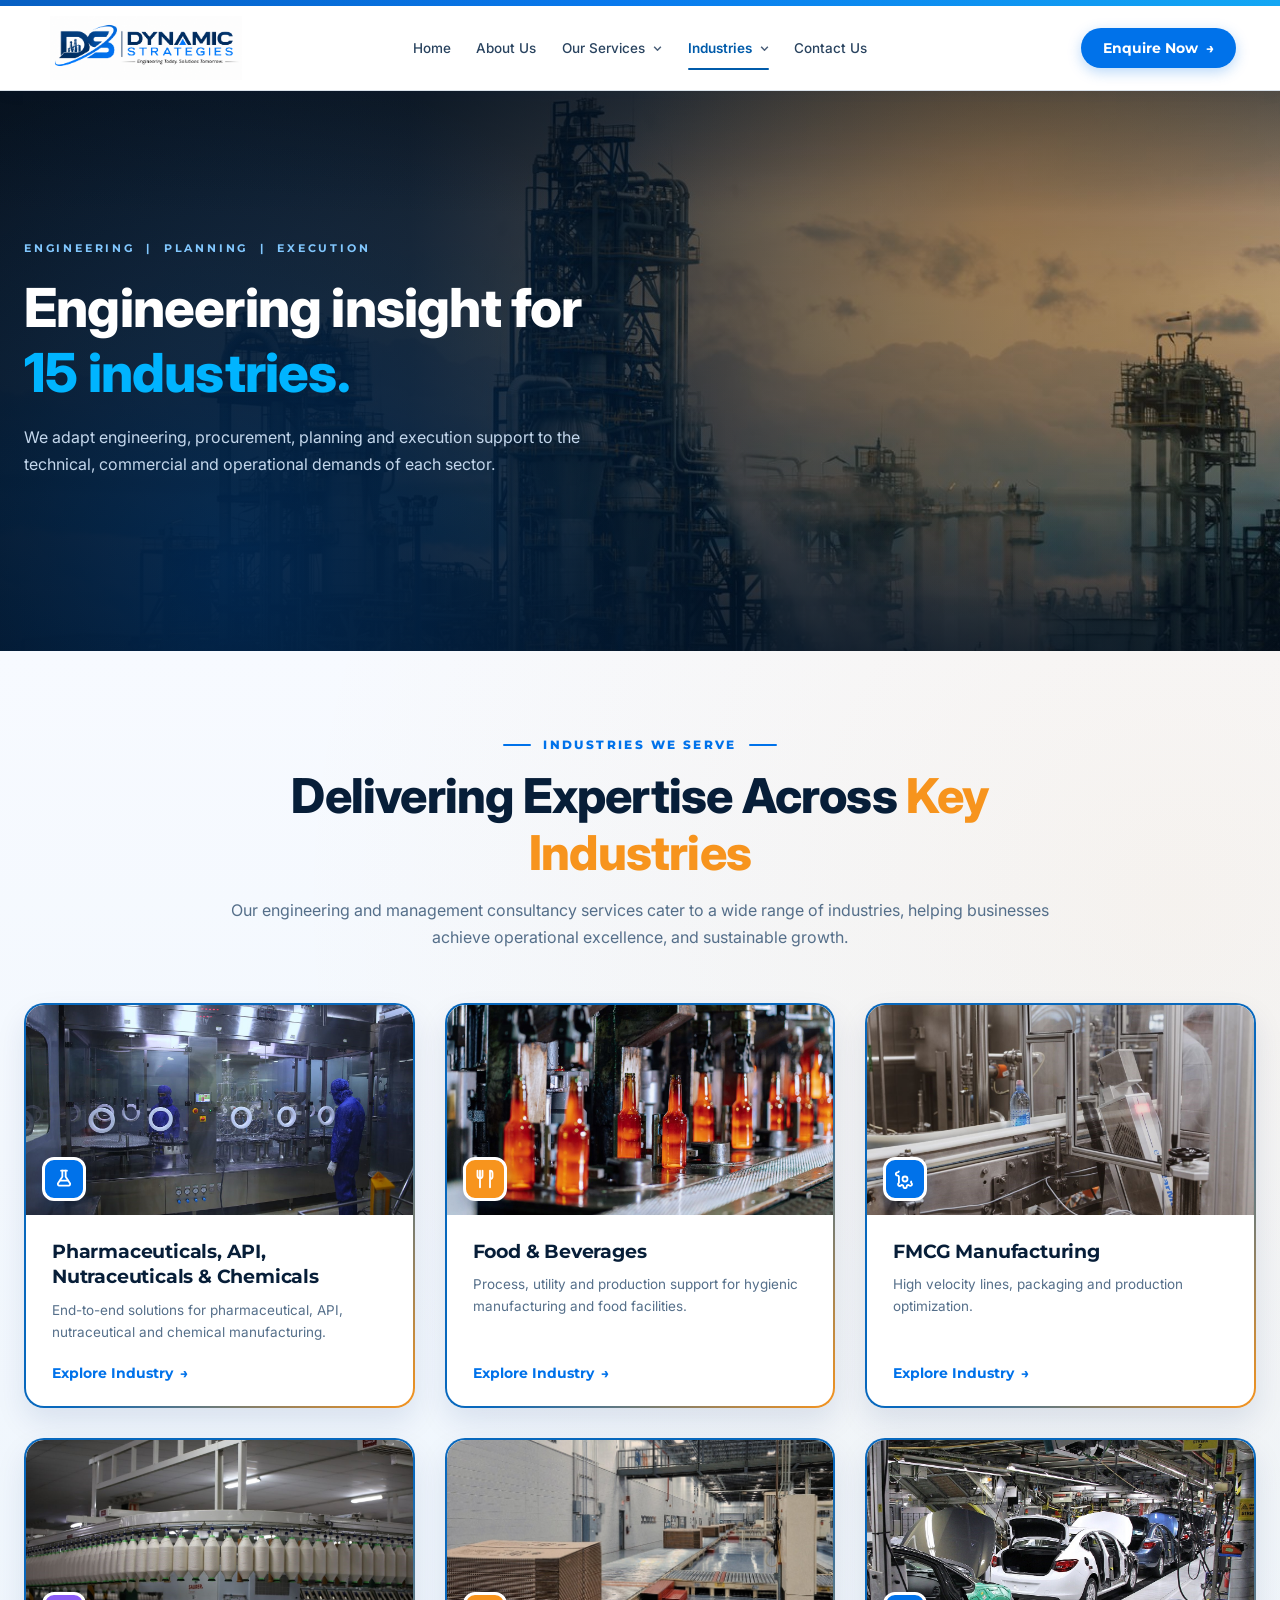
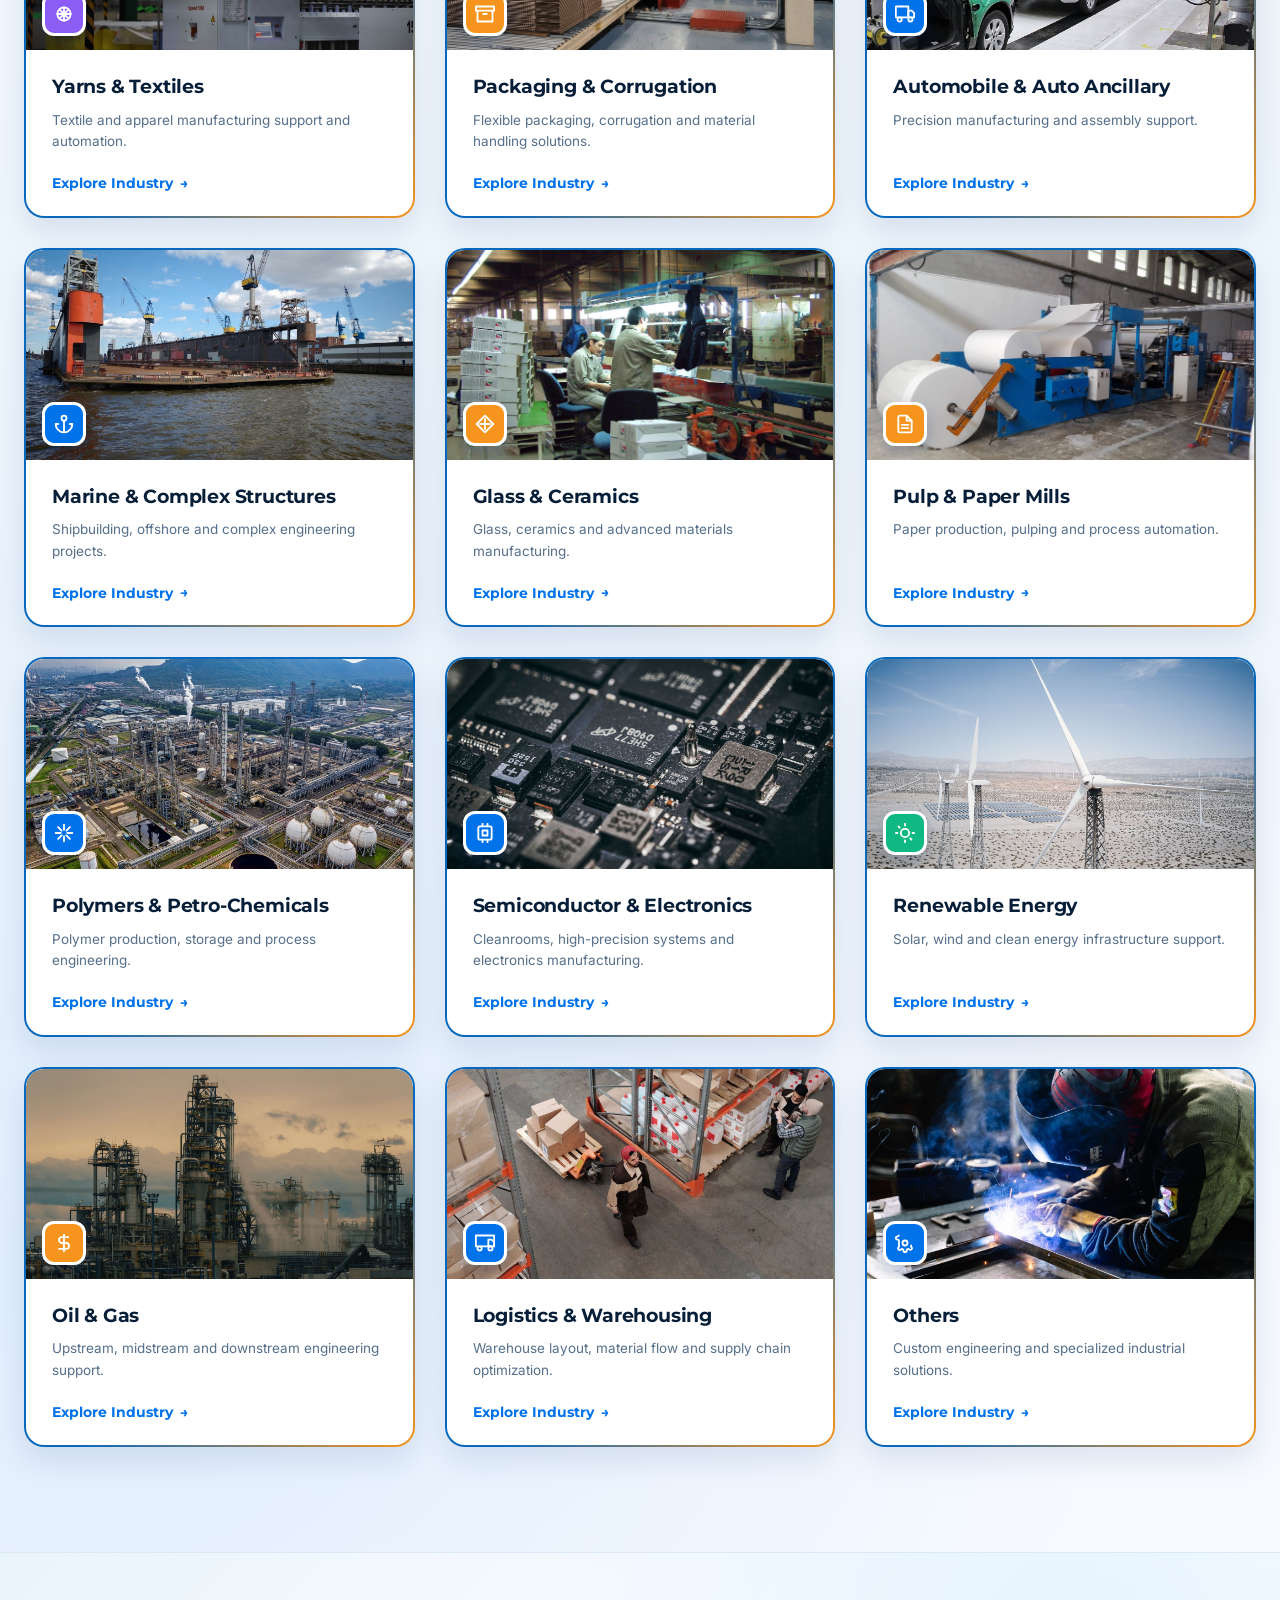
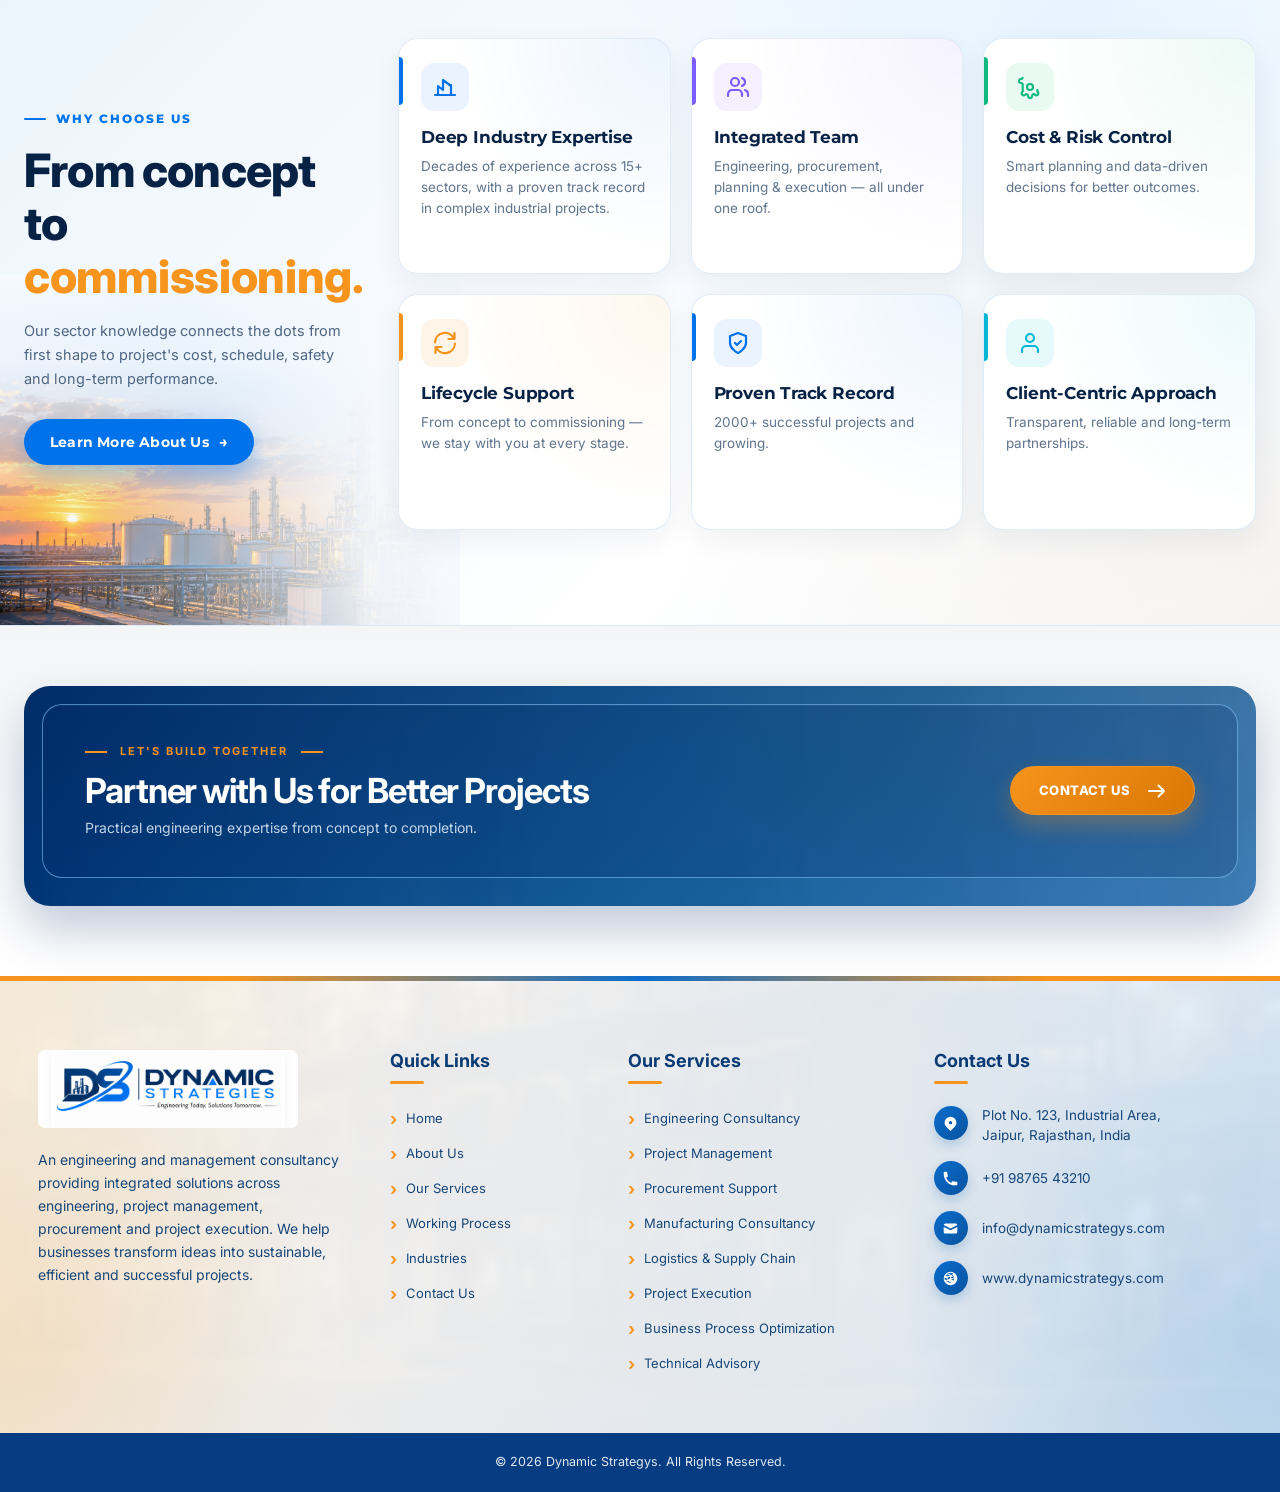
<file: pages/industries.html>
<!doctype html>
<html lang="en">

<head>
  <meta charset="UTF-8" />
  <meta name="viewport" content="width=device-width, initial-scale=1.0" />
  <meta name="description" content="Industries served by Dynamic Strategys across engineering, procurement, project management and execution." />
  <title>Industries We Serve | Dynamic Strategys</title>
  <link rel="preconnect" href="https://fonts.googleapis.com" />
  <link rel="preconnect" href="https://fonts.gstatic.com" crossorigin />
  <link href="https://fonts.googleapis.com/css2?family=Inter:wght@400;500;600;700;800&family=Lora:ital,wght@0,500;0,600;0,700;1,600&family=Montserrat:wght@500;600;700;800;900&display=swap" rel="stylesheet" />
  <link rel="stylesheet" href="../styles.css?v=2.9" />
  <link rel="stylesheet" href="industries-page.css?v=3.6" />
</head>

<body class="industries-page">
  <!-- Top Navigation Header -->
  <header class="site-header" id="home">
    <div class="header-container">
      <div class="header-left">
        <a class="brand" href="../index.html#home" aria-label="Dynamic Strategys - Home">
          <span class="brand-symbol"><img class="brand-image" src="../assets/logo.png" alt="Dynamic Strategys logo" /></span>
        </a>
      </div>

      <nav class="nav-menu header-center" id="primary-nav" aria-label="Main menu">
        <ul class="nav-list">
          <li class="nav-item"><a class="nav-link" href="../index.html#home">Home</a></li>
          <li class="nav-item"><a class="nav-link" href="about.html">About Us</a></li>
          <li class="nav-item has-dropdown">
            <a class="nav-link nav-link-dropdown" href="services.html" aria-haspopup="true" aria-expanded="false">
              <span>Our Services</span>
              <svg class="chevron-arrow" viewBox="0 0 10 6" fill="none" stroke="currentColor" stroke-width="1.8" aria-hidden="true"><path d="M1 1l4 4 4-4" /></svg>
            </a>
            <ul class="dropdown-list" aria-label="Our Services dropdown">
              <li><a href="service-detail.html?service=electrical-engineering">Electrical Engineering</a></li>
              <li><a href="service-detail.html?service=instrumentation-engineering">Instrumentation &amp; Control</a></li>
              <li><a href="service-detail.html?service=mechanical-engineering">Mechanical Engineering</a></li>
              <li><a href="service-detail.html?service=procurement-support">Procurement Support</a></li>
              <li><a href="service-detail.html?service=detailed-project-reports">Detailed Project Reports (DPR)</a></li>
              <li><a href="service-detail.html?service=project-management">Project Management</a></li>
              <li><a href="service-detail.html?service=logistics-planning">Logistics Planning</a></li>
              <li><a href="service-detail.html?service=manufacturing-consultancy">Manufacturing Consultancy</a></li>
              <li><a href="service-detail.html?service=labour-planning">Labour Planning &amp; Sourcing</a></li>
            </ul>
          </li>
          <li class="nav-item has-dropdown">
            <a class="nav-link nav-link-dropdown active" href="industries.html" aria-haspopup="true" aria-expanded="false" aria-current="page">
              <span>Industries</span>
              <svg class="chevron-arrow" viewBox="0 0 10 6" fill="none" stroke="currentColor" stroke-width="1.8" aria-hidden="true"><path d="M1 1l4 4 4-4" /></svg>
            </a>
            <ul class="dropdown-list industries-dropdown" aria-label="Industries dropdown">
              <li><a href="industry-detail.html?industry=pharmaceuticals">Pharmaceuticals, API &amp; Chemicals</a></li>
              <li><a href="industry-detail.html?industry=food-beverages">Food &amp; Beverages</a></li>
              <li><a href="industry-detail.html?industry=fmcg">FMCG Manufacturing</a></li>
              <li><a href="industry-detail.html?industry=yarns-textiles">Yarns &amp; Textiles</a></li>
              <li><a href="industry-detail.html?industry=packaging-corrugation">Packaging &amp; Corrugation</a></li>
              <li><a href="industry-detail.html?industry=custom-engineering">Fabrication &amp; Heavy Engineering</a></li>
              <li><a href="industry-detail.html?industry=automotive">Automobile &amp; Auto Ancillary</a></li>
              <li><a href="industry-detail.html?industry=marine-structures">Marine &amp; Complex Structures</a></li>
              <li><a href="industry-detail.html?industry=glass-ceramics">Glass &amp; Ceramics</a></li>
              <li><a href="industry-detail.html?industry=pulp-paper">Pulp &amp; Paper Mills</a></li>
              <li><a href="industry-detail.html?industry=logistics-warehousing">Logistics &amp; Warehousing</a></li>
              <li><a href="industry-detail.html?industry=renewable-energy">Renewable Energy</a></li>
              <li><a href="industry-detail.html?industry=polymers-petrochemicals">Polymers &amp; Petro-Chemicals</a></li>
              <li><a href="industry-detail.html?industry=semiconductor-electronics">Semiconductor &amp; Electronics</a></li>
              <li><a href="industry-detail.html?industry=oil-gas">Oil &amp; Gas</a></li>
            </ul>
          </li>
          <li class="nav-item"><a class="nav-link" href="contact.html">Contact Us</a></li>
        </ul>
        <div class="mobile-nav-cta">
          <a class="btn-touch mobile-btn-touch" href="contact.html"><span>Enquire Now</span><span aria-hidden="true">→</span></a>
        </div>
      </nav>

      <div class="header-right">
        <a class="btn-enquire-pill" href="contact.html"><span>Enquire Now</span><span aria-hidden="true">→</span></a>
        <button class="nav-toggle" type="button" aria-expanded="false" aria-controls="primary-nav" aria-label="Toggle navigation">
          <span class="hamburger-bar"></span><span class="hamburger-bar"></span><span class="hamburger-bar"></span>
        </button>
      </div>
    </div>
  </header>

  <main>
    <!-- 1. HERO BANNER -->
    <section class="industries-hero" aria-labelledby="industries-page-title">
      <div class="industries-hero-image" aria-hidden="true"></div>
      <div class="industries-hero-overlay" aria-hidden="true"></div>
      <div class="industries-hero-glow" aria-hidden="true"></div>
      
      <div class="industries-shell industries-hero-shell">
        <div class="industries-hero-left">
          <div class="industries-hero-eyebrow">
            <span>ENGINEERING &nbsp;|&nbsp; PLANNING &nbsp;|&nbsp; EXECUTION</span>
          </div>
          
          <h1 id="industries-page-title">
            <span class="hero-line-1">Engineering insight for</span>
            <span class="hero-line-2 highlight-cyan">15 industries.</span>
          </h1>
          
          <p class="industries-hero-lead">
            We adapt engineering, procurement, planning and execution support to the technical, commercial and operational demands of each sector.
          </p>
          
        </div>
      </div>
    </section>

    <!-- 2. 15 INDUSTRIES WE SERVE - EXACT 3x5 CARD GRID -->
    <section class="industry-directory" id="industry-directory" aria-labelledby="industry-directory-title">
      <div class="industries-shell">
        <div class="industry-directory-header">
          <div class="industry-directory-kicker">
            <span class="kicker-dash" aria-hidden="true"></span>
            <span>INDUSTRIES WE SERVE</span>
            <span class="kicker-dash" aria-hidden="true"></span>
          </div>
          <h2 id="industry-directory-title">
            Delivering Expertise Across <span class="highlight-orange">Key</span><br />
            <span class="highlight-orange">Industries</span>
          </h2>
          <p>
            Our engineering and management consultancy services cater to a wide range of industries, helping businesses achieve operational excellence, and sustainable growth.
          </p>
        </div>

        <!-- 3-Column x 5-Row Exact Mockup Grid -->
        <div class="industry-directory-grid">
          
          <!-- Card 01: Pharmaceuticals -->
          <article class="industry-box-card card-blue" id="industry-pharma">
            <div class="industry-box-media">
              <img src="../assets/industries/01-pharmaceuticals-api-chemicals.png" alt="Pharmaceuticals, API, Nutraceuticals & Chemicals" loading="lazy" />
              <div class="industry-box-badge badge-blue" aria-hidden="true">
                <svg viewBox="0 0 24 24" fill="none" stroke="currentColor" stroke-width="2.2" stroke-linecap="round" stroke-linejoin="round">
                  <path d="M10 2v7.31L4.66 17.5A2 2 0 0 0 6.34 20h11.32a2 2 0 0 0 1.68-2.5L14 9.31V2"/>
                  <line x1="8.5" y1="2" x2="15.5" y2="2"/>
                  <line x1="7" y1="14" x2="17" y2="14"/>
                </svg>
              </div>
            </div>
            <div class="industry-box-content">
              <h3>Pharmaceuticals, API, Nutraceuticals &amp; Chemicals</h3>
              <p>End-to-end solutions for pharmaceutical, API, nutraceutical and chemical manufacturing.</p>
              <a href="industry-detail.html?industry=pharmaceuticals" class="industry-box-link">
                <span>Explore Industry</span>
                <span class="link-arrow" aria-hidden="true">→</span>
              </a>
            </div>
          </article>

          <!-- Card 02: Food & Beverages -->
          <article class="industry-box-card card-orange" id="industry-food">
            <div class="industry-box-media">
              <img src="../assets/industries/02-food-beverages.png" alt="Food & Beverages" loading="lazy" />
              <div class="industry-box-badge badge-orange" aria-hidden="true">
                <svg viewBox="0 0 24 24" fill="none" stroke="currentColor" stroke-width="2.2" stroke-linecap="round" stroke-linejoin="round">
                  <path d="M18 2v20M18 2a3 3 0 0 1 3 3v4a3 3 0 0 1-3 3M6 2v20M3 2v6a3 3 0 0 0 6 0V2"/>
                </svg>
              </div>
            </div>
            <div class="industry-box-content">
              <h3>Food &amp; Beverages</h3>
              <p>Process, utility and production support for hygienic manufacturing and food facilities.</p>
              <a href="industry-detail.html?industry=food-beverages" class="industry-box-link">
                <span>Explore Industry</span>
                <span class="link-arrow" aria-hidden="true">→</span>
              </a>
            </div>
          </article>

          <!-- Card 03: FMCG Manufacturing -->
          <article class="industry-box-card card-blue" id="industry-fmcg">
            <div class="industry-box-media">
              <img src="../assets/industries/03-fmcg-manufacturing.jpg" alt="FMCG Manufacturing" loading="lazy" />
              <div class="industry-box-badge badge-blue" aria-hidden="true">
                <svg viewBox="0 0 24 24" fill="none" stroke="currentColor" stroke-width="2.2" stroke-linecap="round" stroke-linejoin="round">
                  <circle cx="12" cy="12" r="3"/>
                  <path d="M19.4 15a1.65 1.65 0 0 0 .33 1.82l.06.06a2 2 0 0 1 0 2.83 2 2 0 0 1-2.83 0l-.06-.06a1.65 1.65 0 0 0-1.82-.33 1.65 1.65 0 0 0-1 1.51V21a2 2 0 0 1-2 2 2 2 0 0 1-2-2v-.09A1.65 1.65 0 0 0 9 19.4a1.65 1.65 0 0 0-1.82.33l-.06.06a2 2 0 0 1-2.83 0 2 2 0 0 1 0-2.83l.06-.06a1.65 1.65 0 0 0 .33-1.82V9a1.65 1.65 0 0 0-1.51-1H3a2 2 0 0 1-2-2 2 2 0 0 1 2-2h.09A1.65 1.65 0 0 0 4.6 3"/>
                </svg>
              </div>
            </div>
            <div class="industry-box-content">
              <h3>FMCG Manufacturing</h3>
              <p>High velocity lines, packaging and production optimization.</p>
              <a href="industry-detail.html?industry=fmcg" class="industry-box-link">
                <span>Explore Industry</span>
                <span class="link-arrow" aria-hidden="true">→</span>
              </a>
            </div>
          </article>

          <!-- Card 04: Yarns & Textiles -->
          <article class="industry-box-card card-purple" id="industry-textiles">
            <div class="industry-box-media">
              <img src="../assets/industries/04-yarns-textiles.jpg" alt="Yarns & Textiles" loading="lazy" />
              <div class="industry-box-badge badge-purple" aria-hidden="true">
                <svg viewBox="0 0 24 24" fill="none" stroke="currentColor" stroke-width="2.2" stroke-linecap="round" stroke-linejoin="round">
                  <circle cx="12" cy="12" r="8"/>
                  <path d="M12 4v16M4 12h16M7 7l10 10M17 7L7 17"/>
                </svg>
              </div>
            </div>
            <div class="industry-box-content">
              <h3>Yarns &amp; Textiles</h3>
              <p>Textile and apparel manufacturing support and automation.</p>
              <a href="industry-detail.html?industry=yarns-textiles" class="industry-box-link">
                <span>Explore Industry</span>
                <span class="link-arrow" aria-hidden="true">→</span>
              </a>
            </div>
          </article>

          <!-- Card 05: Packaging & Corrugation -->
          <article class="industry-box-card card-orange" id="industry-packaging">
            <div class="industry-box-media">
              <img src="../assets/industries/05-packaging-corrugation.jpg" alt="Packaging & Corrugation" loading="lazy" />
              <div class="industry-box-badge badge-orange" aria-hidden="true">
                <svg viewBox="0 0 24 24" fill="none" stroke="currentColor" stroke-width="2.2" stroke-linecap="round" stroke-linejoin="round">
                  <polyline points="21 8 21 21 3 21 3 8"/>
                  <rect x="1" y="3" width="22" height="5"/>
                  <line x1="10" y1="12" x2="14" y2="12"/>
                </svg>
              </div>
            </div>
            <div class="industry-box-content">
              <h3>Packaging &amp; Corrugation</h3>
              <p>Flexible packaging, corrugation and material handling solutions.</p>
              <a href="industry-detail.html?industry=packaging-corrugation" class="industry-box-link">
                <span>Explore Industry</span>
                <span class="link-arrow" aria-hidden="true">→</span>
              </a>
            </div>
          </article>

          <!-- Card 06: Automobile & Auto Ancillary -->
          <article class="industry-box-card card-blue" id="industry-automotive">
            <div class="industry-box-media">
              <img src="../assets/industries/07-automobile-auto-ancillary.jpg" alt="Automobile & Auto Ancillary" loading="lazy" />
              <div class="industry-box-badge badge-blue" aria-hidden="true">
                <svg viewBox="0 0 24 24" fill="none" stroke="currentColor" stroke-width="2.2" stroke-linecap="round" stroke-linejoin="round">
                  <rect x="1" y="3" width="15" height="13"/>
                  <polygon points="16 8 20 8 23 11 23 16 16 16 16 8"/>
                  <circle cx="5.5" cy="18.5" r="2.5"/>
                  <circle cx="18.5" cy="18.5" r="2.5"/>
                </svg>
              </div>
            </div>
            <div class="industry-box-content">
              <h3>Automobile &amp; Auto Ancillary</h3>
              <p>Precision manufacturing and assembly support.</p>
              <a href="industry-detail.html?industry=automotive" class="industry-box-link">
                <span>Explore Industry</span>
                <span class="link-arrow" aria-hidden="true">→</span>
              </a>
            </div>
          </article>

          <!-- Card 07: Marine & Complex Structures -->
          <article class="industry-box-card card-blue" id="industry-marine">
            <div class="industry-box-media">
              <img src="../assets/industries/08-marine-complex-structures.jpg" alt="Marine & Complex Structures" loading="lazy" />
              <div class="industry-box-badge badge-blue" aria-hidden="true">
                <svg viewBox="0 0 24 24" fill="none" stroke="currentColor" stroke-width="2.2" stroke-linecap="round" stroke-linejoin="round">
                  <circle cx="12" cy="5" r="3"/>
                  <line x1="12" y1="8" x2="12" y2="21"/>
                  <path d="M5 12H2a10 10 0 0 0 20 0h-3"/>
                </svg>
              </div>
            </div>
            <div class="industry-box-content">
              <h3>Marine &amp; Complex Structures</h3>
              <p>Shipbuilding, offshore and complex engineering projects.</p>
              <a href="industry-detail.html?industry=marine-structures" class="industry-box-link">
                <span>Explore Industry</span>
                <span class="link-arrow" aria-hidden="true">→</span>
              </a>
            </div>
          </article>

          <!-- Card 08: Glass & Ceramics -->
          <article class="industry-box-card card-orange" id="industry-glass">
            <div class="industry-box-media">
              <img src="../assets/industries/09-glass-ceramics.jpg" alt="Glass & Ceramics" loading="lazy" />
              <div class="industry-box-badge badge-orange" aria-hidden="true">
                <svg viewBox="0 0 24 24" fill="none" stroke="currentColor" stroke-width="2.2" stroke-linecap="round" stroke-linejoin="round">
                  <polygon points="12 2 2 12 12 22 22 12 12 2"/>
                  <line x1="12" y1="6" x2="12" y2="18"/>
                  <line x1="6" y1="12" x2="18" y2="12"/>
                </svg>
              </div>
            </div>
            <div class="industry-box-content">
              <h3>Glass &amp; Ceramics</h3>
              <p>Glass, ceramics and advanced materials manufacturing.</p>
              <a href="industry-detail.html?industry=glass-ceramics" class="industry-box-link">
                <span>Explore Industry</span>
                <span class="link-arrow" aria-hidden="true">→</span>
              </a>
            </div>
          </article>

          <!-- Card 09: Pulp & Paper Mills -->
          <article class="industry-box-card card-orange" id="industry-paper">
            <div class="industry-box-media">
              <img src="../assets/industries/10-pulp-paper-mills.jpg" alt="Pulp & Paper Mills" loading="lazy" />
              <div class="industry-box-badge badge-orange" aria-hidden="true">
                <svg viewBox="0 0 24 24" fill="none" stroke="currentColor" stroke-width="2.2" stroke-linecap="round" stroke-linejoin="round">
                  <path d="M14 2H6a2 2 0 0 0-2 2v16a2 2 0 0 0 2 2h12a2 2 0 0 0 2-2V8z"/>
                  <polyline points="14 2 14 8 20 8"/>
                  <line x1="16" y1="13" x2="8" y2="13"/>
                  <line x1="16" y1="17" x2="8" y2="17"/>
                </svg>
              </div>
            </div>
            <div class="industry-box-content">
              <h3>Pulp &amp; Paper Mills</h3>
              <p>Paper production, pulping and process automation.</p>
              <a href="industry-detail.html?industry=pulp-paper" class="industry-box-link">
                <span>Explore Industry</span>
                <span class="link-arrow" aria-hidden="true">→</span>
              </a>
            </div>
          </article>

          <!-- Card 10: Polymers & Petro-Chemicals -->
          <article class="industry-box-card card-blue" id="industry-polymers">
            <div class="industry-box-media">
              <img src="../assets/industries/13-polymers-petro-chemicals.png" alt="Polymers & Petro-Chemicals" loading="lazy" />
              <div class="industry-box-badge badge-blue" aria-hidden="true">
                <svg viewBox="0 0 24 24" fill="none" stroke="currentColor" stroke-width="2.2" stroke-linecap="round" stroke-linejoin="round">
                  <path d="M12 2v6m0 8v6M4.93 4.93l4.24 4.24m5.66 5.66l4.24 4.24M2 12h6m8 0h6M4.93 19.07l4.24-4.24m5.66-5.66l4.24-4.24"/>
                </svg>
              </div>
            </div>
            <div class="industry-box-content">
              <h3>Polymers &amp; Petro-Chemicals</h3>
              <p>Polymer production, storage and process engineering.</p>
              <a href="industry-detail.html?industry=polymers-petrochemicals" class="industry-box-link">
                <span>Explore Industry</span>
                <span class="link-arrow" aria-hidden="true">→</span>
              </a>
            </div>
          </article>

          <!-- Card 11: Semiconductor & Electronics -->
          <article class="industry-box-card card-blue" id="industry-semiconductor">
            <div class="industry-box-media">
              <img src="../assets/industries/14-semiconductor-electronics.jpg" alt="Semiconductor & Electronics" loading="lazy" />
              <div class="industry-box-badge badge-blue" aria-hidden="true">
                <svg viewBox="0 0 24 24" fill="none" stroke="currentColor" stroke-width="2.2" stroke-linecap="round" stroke-linejoin="round">
                  <rect x="4" y="4" width="16" height="16" rx="2"/>
                  <rect x="9" y="9" width="6" height="6"/>
                  <line x1="9" y1="1" x2="9" y2="4"/>
                  <line x1="15" y1="1" x2="15" y2="4"/>
                  <line x1="9" y1="20" x2="9" y2="23"/>
                  <line x1="15" y1="20" x2="15" y2="23"/>
                </svg>
              </div>
            </div>
            <div class="industry-box-content">
              <h3>Semiconductor &amp; Electronics</h3>
              <p>Cleanrooms, high-precision systems and electronics manufacturing.</p>
              <a href="industry-detail.html?industry=semiconductor-electronics" class="industry-box-link">
                <span>Explore Industry</span>
                <span class="link-arrow" aria-hidden="true">→</span>
              </a>
            </div>
          </article>

          <!-- Card 12: Renewable Energy -->
          <article class="industry-box-card card-green" id="industry-energy">
            <div class="industry-box-media">
              <img src="../assets/industries/12-renewable-energy.png" alt="Renewable Energy" loading="lazy" />
              <div class="industry-box-badge badge-green" aria-hidden="true">
                <svg viewBox="0 0 24 24" fill="none" stroke="currentColor" stroke-width="2.2" stroke-linecap="round" stroke-linejoin="round">
                  <circle cx="12" cy="12" r="5"/>
                  <line x1="12" y1="1" x2="12" y2="3"/>
                  <line x1="12" y1="21" x2="12" y2="23"/>
                  <line x1="4.22" y1="4.22" x2="5.64" y2="5.64"/>
                  <line x1="18.36" y1="18.36" x2="19.78" y2="19.78"/>
                  <line x1="1" y1="12" x2="3" y2="12"/>
                  <line x1="21" y1="12" x2="23" y2="12"/>
                </svg>
              </div>
            </div>
            <div class="industry-box-content">
              <h3>Renewable Energy</h3>
              <p>Solar, wind and clean energy infrastructure support.</p>
              <a href="industry-detail.html?industry=renewable-energy" class="industry-box-link">
                <span>Explore Industry</span>
                <span class="link-arrow" aria-hidden="true">→</span>
              </a>
            </div>
          </article>

          <!-- Card 13: Oil & Gas -->
          <article class="industry-box-card card-orange" id="industry-oil-gas">
            <div class="industry-box-media">
              <img src="../assets/industries/15-oil-gas-refineries.png" alt="Oil & Gas" loading="lazy" />
              <div class="industry-box-badge badge-orange" aria-hidden="true">
                <svg viewBox="0 0 24 24" fill="none" stroke="currentColor" stroke-width="2.2" stroke-linecap="round" stroke-linejoin="round">
                  <path d="M12 2v20M17 5H9.5a3.5 3.5 0 0 0 0 7h5a3.5 3.5 0 0 1 0 7H6"/>
                </svg>
              </div>
            </div>
            <div class="industry-box-content">
              <h3>Oil &amp; Gas</h3>
              <p>Upstream, midstream and downstream engineering support.</p>
              <a href="industry-detail.html?industry=oil-gas" class="industry-box-link">
                <span>Explore Industry</span>
                <span class="link-arrow" aria-hidden="true">→</span>
              </a>
            </div>
          </article>

          <!-- Card 14: Logistics & Warehousing -->
          <article class="industry-box-card card-blue" id="industry-logistics">
            <div class="industry-box-media">
              <img src="../assets/industries/11-logistics-warehousing.jpg" alt="Logistics & Warehousing" loading="lazy" />
              <div class="industry-box-badge badge-blue" aria-hidden="true">
                <svg viewBox="0 0 24 24" fill="none" stroke="currentColor" stroke-width="2.2" stroke-linecap="round" stroke-linejoin="round">
                  <rect x="1" y="3" width="22" height="13"/>
                  <polygon points="16 8 20 8 23 11 23 16 16 16 16 8"/>
                  <circle cx="5.5" cy="18.5" r="2.5"/>
                  <circle cx="18.5" cy="18.5" r="2.5"/>
                </svg>
              </div>
            </div>
            <div class="industry-box-content">
              <h3>Logistics &amp; Warehousing</h3>
              <p>Warehouse layout, material flow and supply chain optimization.</p>
              <a href="industry-detail.html?industry=logistics-warehousing" class="industry-box-link">
                <span>Explore Industry</span>
                <span class="link-arrow" aria-hidden="true">→</span>
              </a>
            </div>
          </article>

          <!-- Card 15: Others (Custom Engineering) -->
          <article class="industry-box-card card-blue" id="industry-others">
            <div class="industry-box-media">
              <img src="../assets/industries/06-fabrication-heavy-engineering.jpg" alt="Others - Specialized Engineering" loading="lazy" />
              <div class="industry-box-badge badge-blue" aria-hidden="true">
                <svg viewBox="0 0 24 24" fill="none" stroke="currentColor" stroke-width="2.2" stroke-linecap="round" stroke-linejoin="round">
                  <circle cx="12" cy="12" r="3"/>
                  <path d="M19.4 15a1.65 1.65 0 0 0 .33 1.82l.06.06a2 2 0 0 1 0 2.83 2 2 0 0 1-2.83 0l-.06-.06a1.65 1.65 0 0 0-1.82-.33 1.65 1.65 0 0 0-1 1.51V21a2 2 0 0 1-2 2 2 2 0 0 1-2-2v-.09A1.65 1.65 0 0 0 9 19.4a1.65 1.65 0 0 0-1.82.33l-.06.06a2 2 0 0 1-2.83 0 2 2 0 0 1 0-2.83l.06-.06a1.65 1.65 0 0 0 .33-1.82V9a1.65 1.65 0 0 0-1.51-1H3a2 2 0 0 1-2-2 2 2 0 0 1 2-2h.09A1.65 1.65 0 0 0 4.6 3"/>
                </svg>
              </div>
            </div>
            <div class="industry-box-content">
              <h3>Others</h3>
              <p>Custom engineering and specialized industrial solutions.</p>
              <a href="industry-detail.html?industry=custom-engineering" class="industry-box-link">
                <span>Explore Industry</span>
                <span class="link-arrow" aria-hidden="true">→</span>
              </a>
            </div>
          </article>

        </div>
      </div>
    </section>

    <!-- 4. WHY CHOOSE US (HOME PAGE STYLED LIGHT SECTION WITH 6 CARDS) -->
    <section class="industry-lifecycle" aria-labelledby="industry-lifecycle-title">
      <!-- Bottom-left ambient refinery sunset graphic -->
      <div class="industry-lifecycle-visual-bg" aria-hidden="true">
        <img src="../assets/why-choose-refinery.png" alt="Industrial refinery at sunset" loading="lazy" />
      </div>

      <div class="industries-shell industry-lifecycle-layout">
        <div class="industry-lifecycle-heading">
          <div class="lifecycle-kicker">
            <span class="kicker-dash" aria-hidden="true"></span>
            <span>WHY CHOOSE US</span>
          </div>
          <h2 id="industry-lifecycle-title">From concept to <span class="highlight-orange">commissioning.</span></h2>
          <p>Our sector knowledge connects the dots from first shape to project's cost, schedule, safety and long-term performance.</p>
          <a class="lifecycle-pill-btn" href="about.html">
            <span>Learn More About Us</span>
            <span class="arrow" aria-hidden="true">&rarr;</span>
          </a>
        </div>

        <div class="industry-lifecycle-grid">
          <!-- 01: Deep Industry Expertise (Blue) -->
          <div class="lifecycle-item card-blue">
            <div class="lifecycle-icon" aria-hidden="true">
              <svg viewBox="0 0 24 24" fill="none" stroke="currentColor" stroke-width="2.2" stroke-linecap="round" stroke-linejoin="round">
                <path d="M2 20h20M5 20V11l5 4V5l8 6v9M18 10h.01M18 14h.01M18 18h.01"/>
              </svg>
            </div>
            <h3>Deep Industry Expertise</h3>
            <p>Decades of experience across 15+ sectors, with a proven track record in complex industrial projects.</p>
          </div>

          <!-- 02: Integrated Team (Purple) -->
          <div class="lifecycle-item card-purple">
            <div class="lifecycle-icon" aria-hidden="true">
              <svg viewBox="0 0 24 24" fill="none" stroke="currentColor" stroke-width="2.2" stroke-linecap="round" stroke-linejoin="round">
                <path d="M16 21v-2a4 4 0 0 0-4-4H6a4 4 0 0 0-4 4v2"/>
                <circle cx="9" cy="7" r="4"/>
                <path d="M22 21v-2a4 4 0 0 0-3-3.87M16 3.13a4 4 0 0 1 0 7.75"/>
              </svg>
            </div>
            <h3>Integrated Team</h3>
            <p>Engineering, procurement, planning &amp; execution &mdash; all under one roof.</p>
          </div>

          <!-- 03: Cost & Risk Control (Green) -->
          <div class="lifecycle-item card-green">
            <div class="lifecycle-icon" aria-hidden="true">
              <svg viewBox="0 0 24 24" fill="none" stroke="currentColor" stroke-width="2.2" stroke-linecap="round" stroke-linejoin="round">
                <circle cx="12" cy="12" r="3"/>
                <path d="M19.4 15a1.65 1.65 0 0 0 .33 1.82l.06.06a2 2 0 0 1 0 2.83 2 2 0 0 1-2.83 0l-.06-.06a1.65 1.65 0 0 0-1.82-.33 1.65 1.65 0 0 0-1 1.51V21a2 2 0 0 1-2 2 2 2 0 0 1-2-2v-.09A1.65 1.65 0 0 0 9 19.4a1.65 1.65 0 0 0-1.82.33l-.06.06a2 2 0 0 1-2.83 0 2 2 0 0 1 0-2.83l.06-.06a1.65 1.65 0 0 0 .33-1.82V9a1.65 1.65 0 0 0-1.51-1H3a2 2 0 0 1-2-2 2 2 0 0 1 2-2h.09A1.65 1.65 0 0 0 4.6 3"/>
              </svg>
            </div>
            <h3>Cost &amp; Risk Control</h3>
            <p>Smart planning and data-driven decisions for better outcomes.</p>
          </div>

          <!-- 04: Lifecycle Support (Orange) -->
          <div class="lifecycle-item card-orange">
            <div class="lifecycle-icon" aria-hidden="true">
              <svg viewBox="0 0 24 24" fill="none" stroke="currentColor" stroke-width="2.2" stroke-linecap="round" stroke-linejoin="round">
                <path d="M21.5 2v6h-6M2.5 22v-6h6M2 11.5a10 10 0 0 1 18.8-4.3M22 12.5a10 10 0 0 1-18.8 4.3"/>
              </svg>
            </div>
            <h3>Lifecycle Support</h3>
            <p>From concept to commissioning &mdash; we stay with you at every stage.</p>
          </div>

          <!-- 05: Proven Track Record (Blue) -->
          <div class="lifecycle-item card-blue-alt">
            <div class="lifecycle-icon" aria-hidden="true">
              <svg viewBox="0 0 24 24" fill="none" stroke="currentColor" stroke-width="2.2" stroke-linecap="round" stroke-linejoin="round">
                <path d="M12 22s8-4 8-10V5l-8-3-8 3v7c0 6 8 10 8 10z"/>
                <polyline points="9 12 11 14 15 10"/>
              </svg>
            </div>
            <h3>Proven Track Record</h3>
            <p>2000+ successful projects and growing.</p>
          </div>

          <!-- 06: Client-Centric Approach (Cyan) -->
          <div class="lifecycle-item card-cyan">
            <div class="lifecycle-icon" aria-hidden="true">
              <svg viewBox="0 0 24 24" fill="none" stroke="currentColor" stroke-width="2.2" stroke-linecap="round" stroke-linejoin="round">
                <path d="M20 21v-2a4 4 0 0 0-4-4H8a4 4 0 0 0-4 4v2"/>
                <circle cx="12" cy="7" r="4"/>
              </svg>
            </div>
            <h3>Client-Centric Approach</h3>
            <p>Transparent, reliable and long-term partnerships.</p>
          </div>
        </div>
      </div>
    </section>

    <!-- 5. CALL TO ACTION SECTION (EXACT HOME PAGE CTA) -->
    <section class="cta-section cta-banner-section" aria-labelledby="cta-title">
      <div class="cta-panel">
        <div class="cta-panel-inner">
          <div class="cta-copy">
            <div class="cta-eyebrow"><span></span><b>LET'S BUILD TOGETHER</b><span></span></div>
            <h2 id="cta-title">Partner with Us for Better Projects</h2>
            <p>Practical engineering expertise from concept to completion.</p>
          </div>
          <a class="cta-button" href="contact.html">
            <span>CONTACT US</span>
            <svg viewBox="0 0 18 14" fill="none" stroke="currentColor" stroke-width="2" stroke-linecap="round"
              stroke-linejoin="round" aria-hidden="true">
              <path d="M1 7h15M10.5 1.5L16 7l-5.5 5.5" />
            </svg>
          </a>
        </div>
      </div>
    </section>
  </main>

  <!-- Deep Navy Corporate Footer with Illuminated Industrial Refinery Backdrop (EXACT HOME PAGE FOOTER) -->
  <footer class="site-footer" id="contact">
    <div class="footer-body">
      <!-- Night refinery photographic backdrop on the right -->
      <div class="footer-backdrop" aria-hidden="true"></div>

      <div class="footer-container">
        <!-- Column 1: Company Logo & Description -->
        <div class="footer-col col-about">
          <a class="brand brand-footer" href="../index.html#home" aria-label="Dynamic Strategys - Home">
            <span class="brand-symbol">
              <img class="brand-image" src="../assets/logo.png" alt="Dynamic Strategys logo" />
            </span>
          </a>
          <p class="about-text">
            An engineering and management consultancy providing integrated solutions across engineering, project
            management, procurement and project execution. We help businesses transform ideas into sustainable,
            efficient and successful projects.
          </p>
        </div>

        <!-- Column 2: Quick Links -->
        <div class="footer-col col-quick-links">
          <h2 class="col-title">Quick Links</h2>
          <ul class="footer-nav-list">
            <li><a href="../index.html#home">Home</a></li>
            <li><a href="about.html">About Us</a></li>
            <li><a href="services.html">Our Services</a></li>
            <li><a href="../index.html#working-process">Working Process</a></li>
            <li><a href="industries.html">Industries</a></li>
            <li><a href="contact.html">Contact Us</a></li>
          </ul>
        </div>

        <!-- Column 3: Our Services -->
        <div class="footer-col col-services">
          <h2 class="col-title">Our Services</h2>
          <ul class="footer-nav-list">
            <li><a href="services.html">Engineering Consultancy</a></li>
            <li><a href="service-detail.html?service=project-management">Project Management</a></li>
            <li><a href="service-detail.html?service=procurement-support">Procurement Support</a></li>
            <li><a href="service-detail.html?service=manufacturing-consultancy">Manufacturing Consultancy</a></li>
            <li><a href="service-detail.html?service=logistics-planning">Logistics &amp; Supply Chain</a></li>
            <li><a href="services.html">Project Execution</a></li>
            <li><a href="services.html">Business Process Optimization</a></li>
            <li><a href="services.html">Technical Advisory</a></li>
          </ul>
        </div>

        <!-- Column 4: Contact Us -->
        <div class="footer-col col-contact">
          <h2 class="col-title">Contact Us</h2>
          <ul class="contact-details-list">
            <!-- Address -->
            <li class="contact-item">
              <span class="contact-icon-circle" aria-hidden="true">
                <svg width="18" height="18" viewBox="0 0 20 20" fill="currentColor">
                  <path fill-rule="evenodd"
                    d="M5.05 4.05a7 7 0 119.9 9.9L10 18.9l-4.95-4.95a7 7 0 010-9.9zM10 11a2 2 0 100-4 2 2 0 000 4z"
                    clip-rule="evenodd" />
                </svg>
              </span>
              <span class="contact-text">
                Plot No. 123, Industrial Area,<br />
                Jaipur, Rajasthan, India
              </span>
            </li>

            <!-- Phone -->
            <li class="contact-item">
              <span class="contact-icon-circle" aria-hidden="true">
                <svg width="18" height="18" viewBox="0 0 20 20" fill="currentColor">
                  <path
                    d="M2 3a1 1 0 011-1h2.153a1 1 0 01.986.836l.74 4.435a1 1 0 01-.54 1.06l-1.548.773a11.037 11.037 0 006.105 6.105l.774-1.548a1 1 0 011.059-.54l4.435.74a1 1 0 01.836.986V17a1 1 0 01-1 1h-2C7.82 18 2 12.18 2 4V3z" />
                </svg>
              </span>
              <span class="contact-text">
                <a href="tel:+919876543210">+91 98765 43210</a>
              </span>
            </li>

            <!-- Email -->
            <li class="contact-item">
              <span class="contact-icon-circle" aria-hidden="true">
                <svg width="18" height="18" viewBox="0 0 20 20" fill="currentColor">
                  <path d="M2.003 5.884L10 9.882l7.997-3.998A2 2 0 0016 4H4a2 2 0 00-1.997 1.884z" />
                  <path d="M18 8.118l-8 4-8-4V14a2 2 0 002 2h12a2 2 0 002-2V8.118z" />
                </svg>
              </span>
              <span class="contact-text">
                <a href="mailto:info@dynamicstrategys.com">info@dynamicstrategys.com</a>
              </span>
            </li>

            <!-- Website -->
            <li class="contact-item">
              <span class="contact-icon-circle" aria-hidden="true">
                <svg width="18" height="18" viewBox="0 0 20 20" fill="currentColor">
                  <path fill-rule="evenodd"
                    d="M10 18a8 8 0 100-16 8 8 0 000 16zM4.332 7.027a6.002 6.002 0 018.73-2.905c-.287.49-.624.962-1.009 1.408a11.164 11.164 0 00-4.08 1.497H4.332zm-1.07 4.148A6.027 6.027 0 013.04 10c0-.348.03-.688.087-1.018l2.678.966c-.035.344-.055.694-.055 1.052 0 .425.029.84.084 1.243l-2.572-1.095zm1.758 2.656l2.39-1.018a11.17 11.17 0 003.58 1.954 6.003 6.003 0 01-5.97-1.936zm8.647-1.472a11.196 11.196 0 00-3.155-1.745 9.176 9.176 0 00.32-1.614l3.19.988a6.022 6.022 0 01-.355 2.371zm1.264-3.523l-3.328-1.03c.123-.62.298-1.218.52-1.78a6.002 6.002 0 012.808 2.81zm-4.708-3.92a9.18 9.18 0 00-.737 1.632 11.18 11.18 0 00-4.06-1.503 6.004 6.004 0 014.797-.129zm-2.03 3.65c.34-.087.693-.15 1.054-.187.164.56.297 1.144.394 1.743-1.066.38-2.062.883-2.97 1.49-.074-.593-.118-1.203-.118-1.823 0-.416.02-.824.057-1.223h1.583zm2.593 1.94c-.114-.658-.26-1.298-.44-1.91 1.082-.36 2.096-.838 3.023-1.417.065.556.102 1.124.102 1.704 0 .438-.023.868-.066 1.29l-2.619.333z"
                    clip-rule="evenodd" />
                </svg>
              </span>
              <span class="contact-text">
                <a href="https://www.dynamicstrategys.com" target="_blank" rel="noopener">www.dynamicstrategys.com</a>
              </span>
            </li>
          </ul>
        </div>
      </div>
    </div>

    <!-- Bottom Legal Copyright Bar -->
    <div class="footer-bottom">
      <div class="bottom-container">
        <p class="copyright-text">
          &copy; <span id="current-year">2026</span> Dynamic Strategys. All Rights Reserved.
        </p>
      </div>
    </div>
  </footer>

  <script src="../script.js?v=1.1"></script>
</body>

</html>
</file>
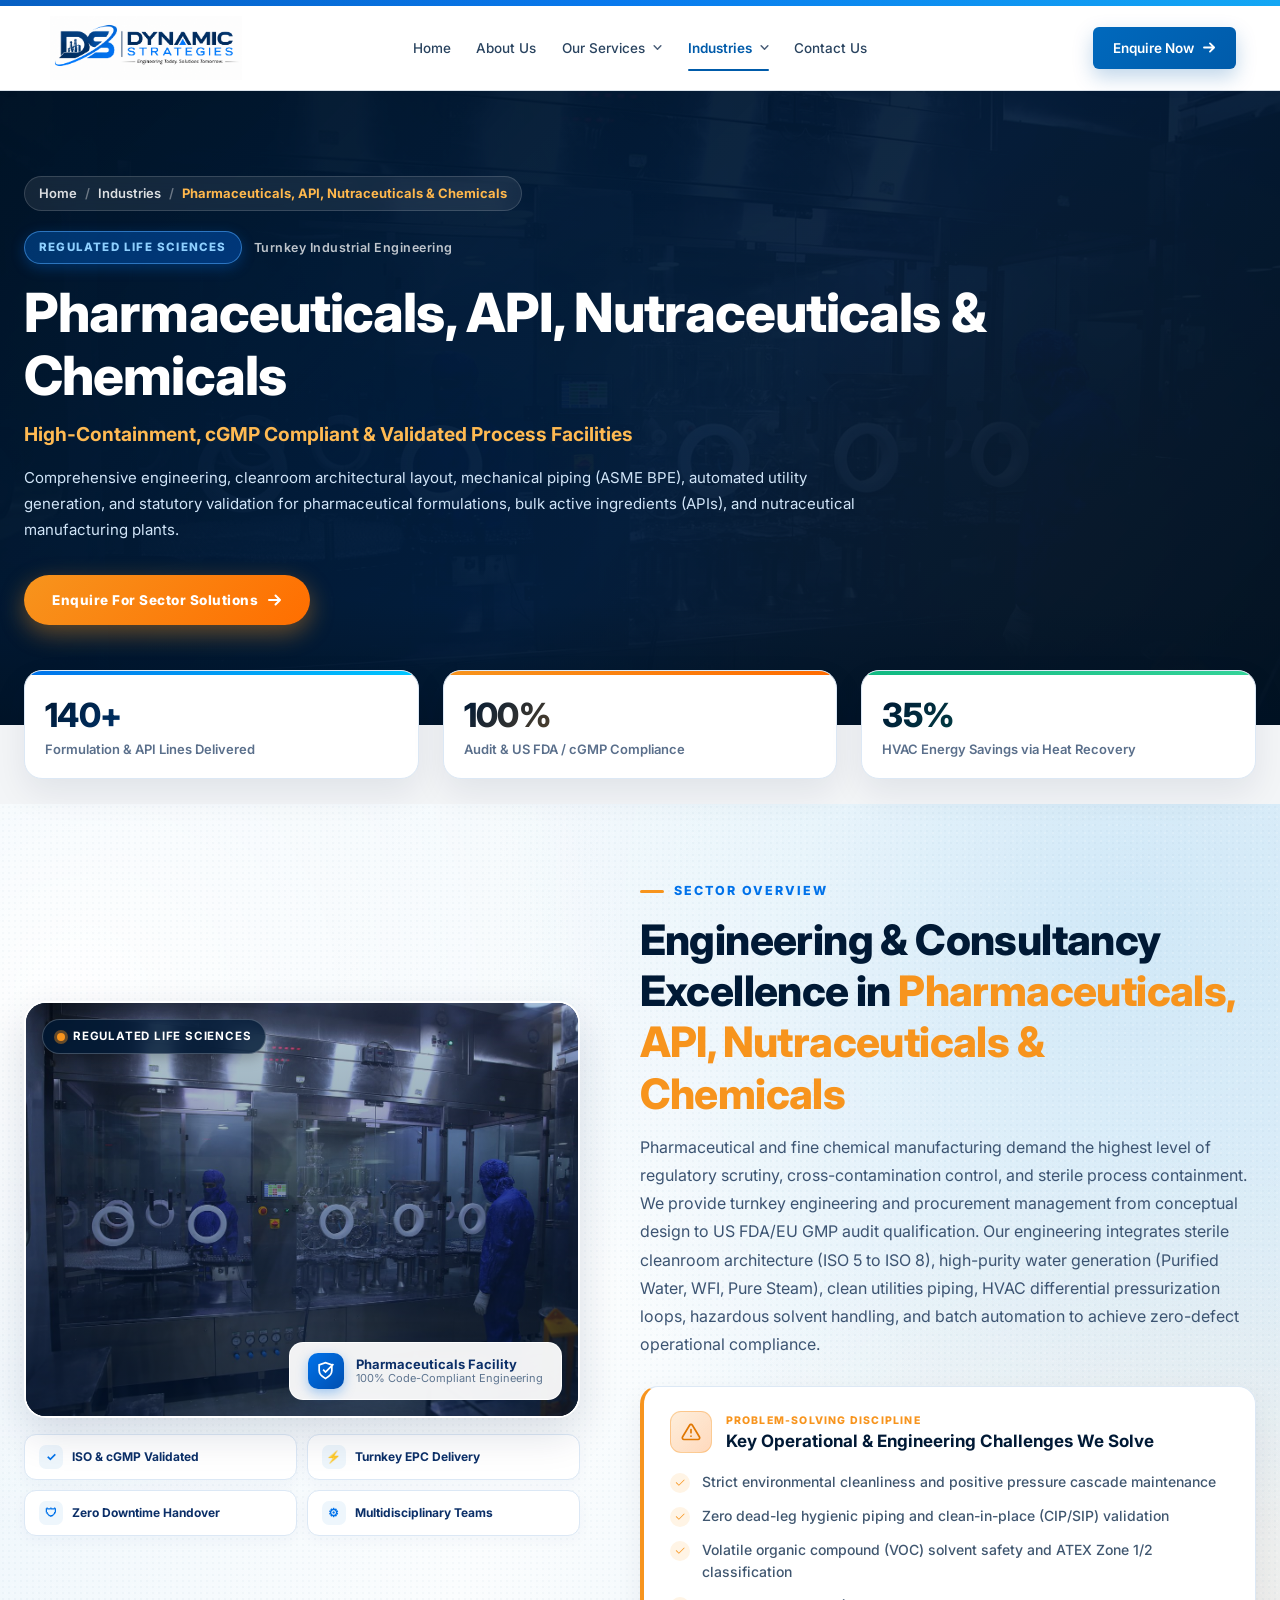
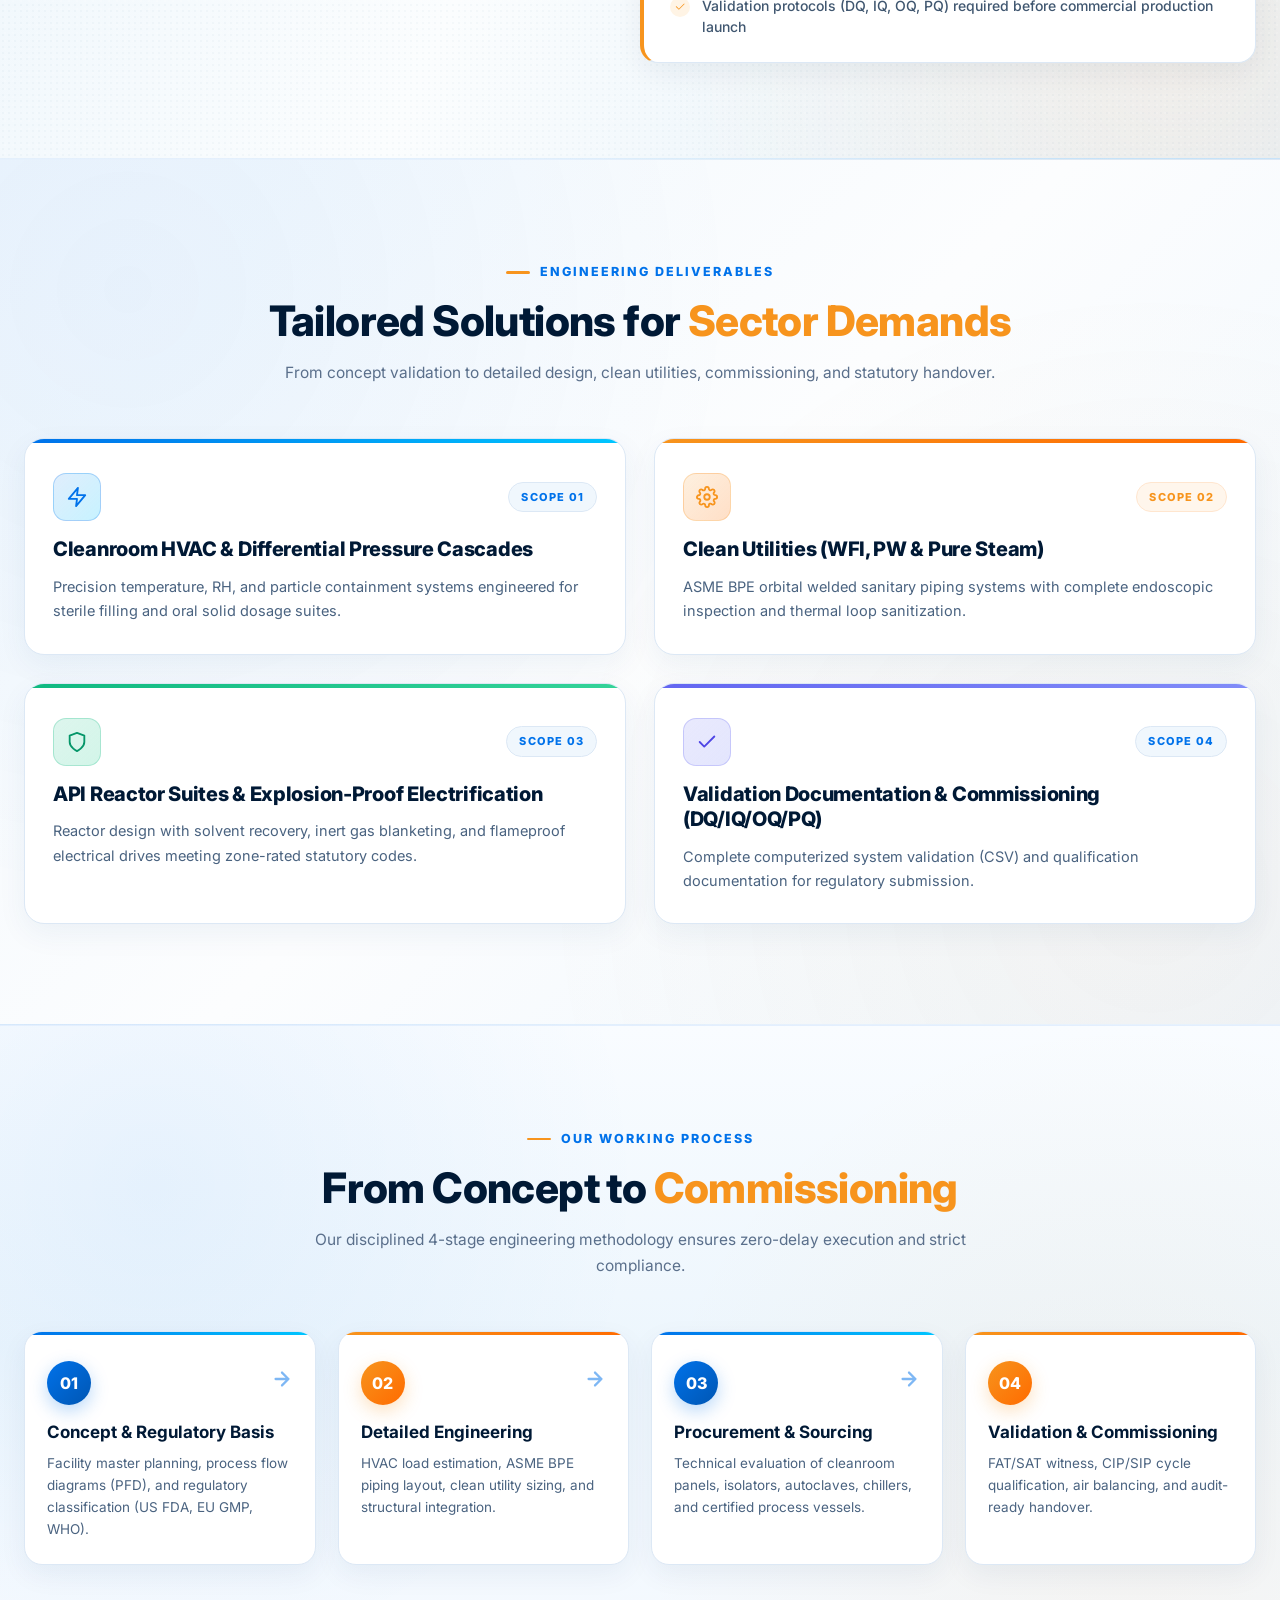
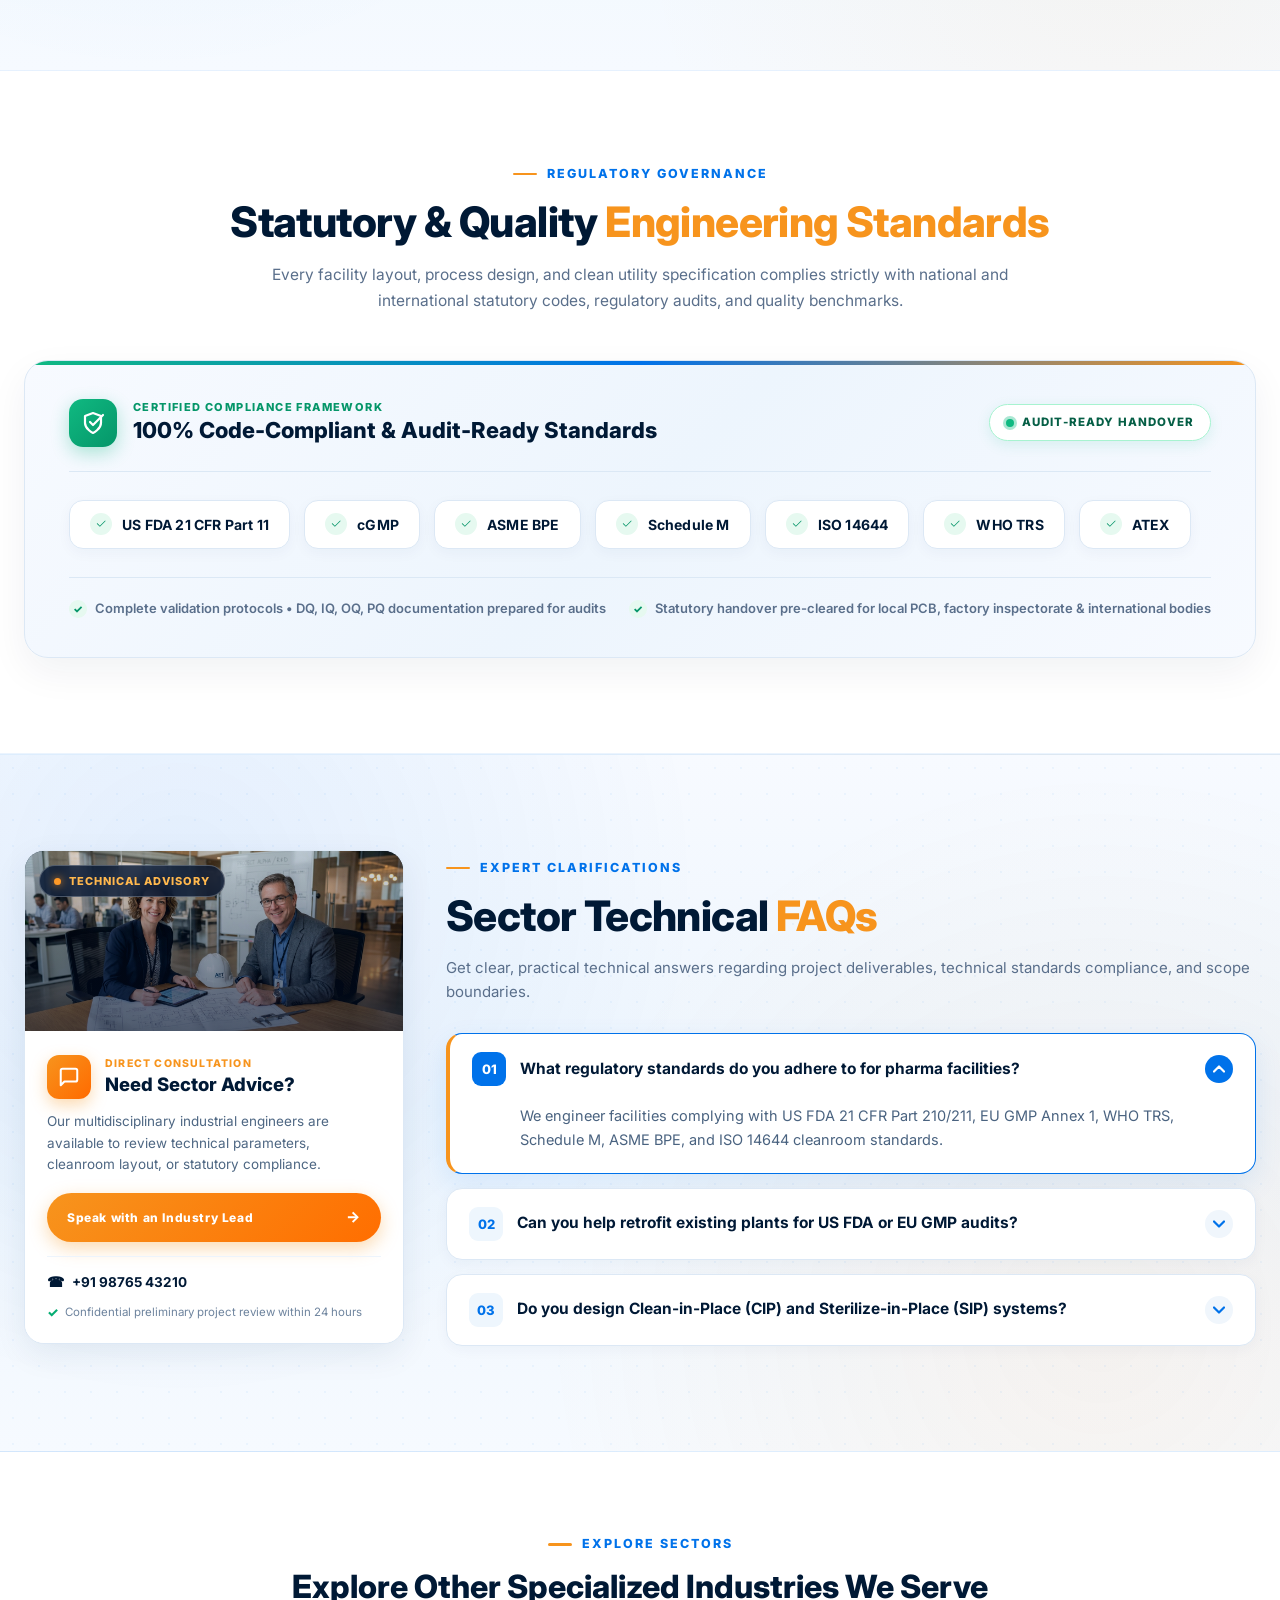
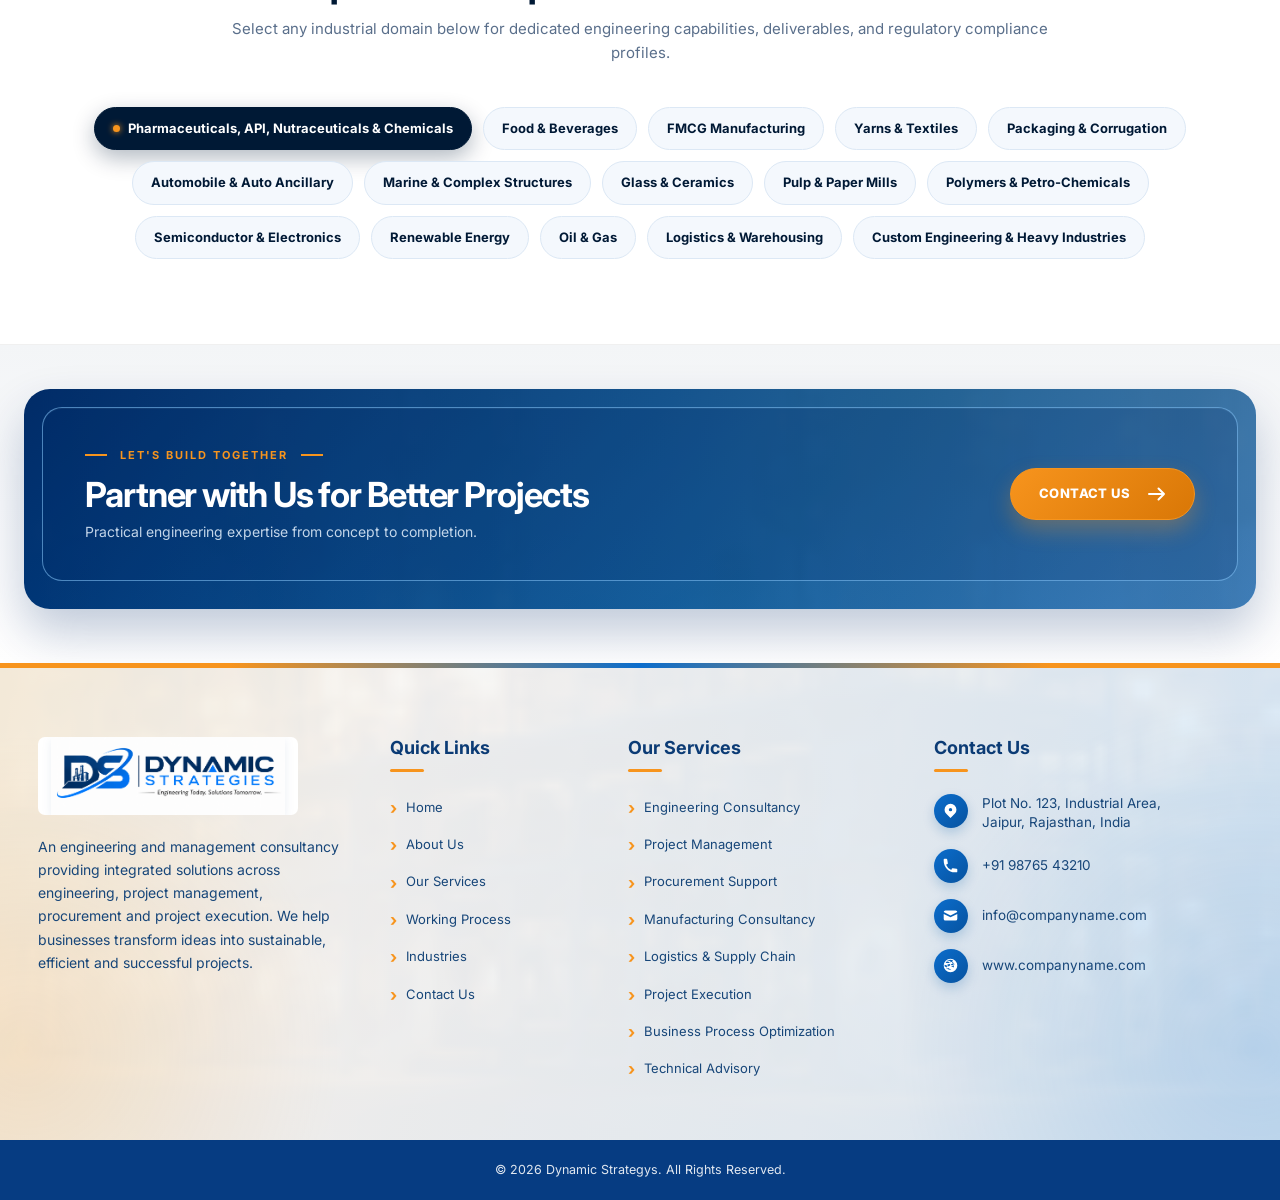
<file: pages/industry-detail.html>
<!doctype html>
<html lang="en">

<head>
  <meta charset="UTF-8" />
  <meta name="viewport" content="width=device-width, initial-scale=1.0" />
  <meta name="description" content="Specialized engineering, procurement, and project execution consultancy across 15+ industrial sectors." />
  <title>Industry Details | Dynamic Strategys</title>
  <link rel="preconnect" href="https://fonts.googleapis.com" />
  <link rel="preconnect" href="https://fonts.gstatic.com" crossorigin />
  <link href="https://fonts.googleapis.com/css2?family=Inter:wght@400;500;600;700;800;900&family=Lora:ital,wght@0,500;0,600;0,700;1,500;1,600&family=Montserrat:wght@600;700;800&display=swap" rel="stylesheet" />
  <link rel="stylesheet" href="../styles.css?v=2.9" />
  <link rel="stylesheet" href="industry-detail.css?v=3.0" />
</head>

<body class="industry-detail-page">

  <!-- SITE HEADER (Matches Home Page) -->
  <header class="site-header" id="home">
    <div class="header-container">
      <!-- Header Left: Brand Logo & Tagline -->
      <div class="header-left">
        <a class="brand" href="../index.html#home" aria-label="Dynamic Strategys - Home">
          <span class="brand-symbol">
            <img class="brand-image" src="../assets/logo.png" alt="Dynamic Strategys logo" />
          </span>
        </a>
      </div>

      <!-- Header Center: Navigation Menu Centered -->
      <nav class="nav-menu header-center" id="primary-nav" aria-label="Main menu">
        <ul class="nav-list">
          <li class="nav-item">
            <a class="nav-link" href="../index.html#home">Home</a>
          </li>
          <li class="nav-item">
            <a class="nav-link" href="about.html">About Us</a>
          </li>
          <li class="nav-item has-dropdown">
            <a class="nav-link nav-link-dropdown" href="services.html" aria-haspopup="true" aria-expanded="false">
              <span>Our Services</span>
              <svg class="chevron-arrow" viewBox="0 0 10 6" fill="none" stroke="currentColor" stroke-width="1.8"
                stroke-linecap="round" stroke-linejoin="round" aria-hidden="true">
                <path d="M1 1l4 4 4-4" />
              </svg>
            </a>
            <ul class="dropdown-list" aria-label="Our Services dropdown">
              <li><a href="service-detail.html?service=electrical-engineering">Electrical Engineering</a></li>
              <li><a href="service-detail.html?service=instrumentation-engineering">Instrumentation &amp; Control</a></li>
              <li><a href="service-detail.html?service=mechanical-engineering">Mechanical Engineering</a></li>
              <li><a href="service-detail.html?service=procurement-support">Procurement Support</a></li>
              <li><a href="service-detail.html?service=detailed-project-reports">Detailed Project Reports (DPR)</a></li>
              <li><a href="service-detail.html?service=project-management">Project Management</a></li>
              <li><a href="service-detail.html?service=logistics-planning">Logistics Planning</a></li>
              <li><a href="service-detail.html?service=manufacturing-consultancy">Manufacturing Consultancy</a></li>
              <li><a href="service-detail.html?service=labour-planning">Labour Planning &amp; Sourcing</a></li>
            </ul>
          </li>
          <li class="nav-item has-dropdown">
            <a class="nav-link nav-link-dropdown active" href="industries.html" aria-haspopup="true" aria-expanded="false" aria-current="page">
              <span>Industries</span>
              <svg class="chevron-arrow" viewBox="0 0 10 6" fill="none" stroke="currentColor" stroke-width="1.8"
                stroke-linecap="round" stroke-linejoin="round" aria-hidden="true">
                <path d="M1 1l4 4 4-4" />
              </svg>
            </a>
            <ul class="dropdown-list industries-dropdown" aria-label="Industries dropdown">
              <li><a href="industry-detail.html?industry=pharmaceuticals">Pharmaceuticals, API &amp; Chemicals</a></li>
              <li><a href="industry-detail.html?industry=food-beverages">Food &amp; Beverages</a></li>
              <li><a href="industry-detail.html?industry=fmcg">FMCG Manufacturing</a></li>
              <li><a href="industry-detail.html?industry=yarns-textiles">Yarns &amp; Textiles</a></li>
              <li><a href="industry-detail.html?industry=packaging-corrugation">Packaging &amp; Corrugation</a></li>
              <li><a href="industry-detail.html?industry=custom-engineering">Fabrication &amp; Heavy Engineering</a></li>
              <li><a href="industry-detail.html?industry=automotive">Automobile &amp; Auto Ancillary</a></li>
              <li><a href="industry-detail.html?industry=marine-structures">Marine &amp; Complex Structures</a></li>
              <li><a href="industry-detail.html?industry=glass-ceramics">Glass &amp; Ceramics</a></li>
              <li><a href="industry-detail.html?industry=pulp-paper">Pulp &amp; Paper Mills</a></li>
              <li><a href="industry-detail.html?industry=logistics-warehousing">Logistics &amp; Warehousing</a></li>
              <li><a href="industry-detail.html?industry=renewable-energy">Renewable Energy</a></li>
              <li><a href="industry-detail.html?industry=polymers-petrochemicals">Polymers &amp; Petro-Chemicals</a></li>
              <li><a href="industry-detail.html?industry=semiconductor-electronics">Semiconductor &amp; Electronics</a></li>
              <li><a href="industry-detail.html?industry=oil-gas">Oil &amp; Gas</a></li>
            </ul>
          </li>
          <li class="nav-item">
            <a class="nav-link" href="contact.html">Contact Us</a>
          </li>
        </ul>

        <!-- Mobile Only CTA inside Drawer -->
        <div class="mobile-nav-cta">
          <a class="btn-touch mobile-btn-touch open-enquiry-modal" href="#enquiryModal">
            <span>Enquire Now</span>
            <svg class="arrow-right" viewBox="0 0 14 12" fill="none" stroke="currentColor" stroke-width="2"
              stroke-linecap="round" stroke-linejoin="round" aria-hidden="true">
              <path d="M1 6h11M7.5 1.5L12 6l-4.5 4.5" />
            </svg>
          </a>
        </div>
      </nav>

      <!-- Header Right: CTA Button & Mobile Hamburger -->
      <div class="header-right">
        <a class="btn-touch header-btn-touch open-enquiry-modal" href="#enquiryModal">
          <span>Enquire Now</span>
          <svg class="arrow-right" viewBox="0 0 14 12" fill="none" stroke="currentColor" stroke-width="2"
            stroke-linecap="round" stroke-linejoin="round" aria-hidden="true">
            <path d="M1 6h11M7.5 1.5L12 6l-4.5 4.5" />
          </svg>
        </a>

        <!-- Mobile Hamburger Toggle -->
        <button class="nav-toggle" type="button" aria-expanded="false" aria-controls="primary-nav"
          aria-label="Toggle navigation">
          <span class="hamburger-bar"></span>
          <span class="hamburger-bar"></span>
          <span class="hamburger-bar"></span>
        </button>
      </div>
    </div>
  </header>

  <main class="ind-main" id="main-content">

    <!-- 1. HERO SECTION (High-Impact Industrial Navy with Photography & Lighting) -->
    <section class="ind-hero" id="hero" aria-labelledby="ind-hero-title">
      <div class="ind-hero-bg" aria-hidden="true">
        <img id="ind-hero-bg-img" src="../assets/industries/01-pharmaceuticals-api-chemicals.png" alt="" />
      </div>
      <div class="ind-hero-overlay" aria-hidden="true"></div>
      <div class="ind-hero-glow" aria-hidden="true"></div>

      <div class="ind-hero-container">
        <!-- Breadcrumb Navigation -->
        <nav class="ind-breadcrumb" aria-label="Breadcrumb">
          <a href="../index.html#home">Home</a>
          <span class="ind-breadcrumb-sep" aria-hidden="true">/</span>
          <a href="industries.html">Industries</a>
          <span class="ind-breadcrumb-sep" aria-hidden="true">/</span>
          <span class="ind-breadcrumb-current" id="ind-breadcrumb-current">Pharmaceuticals</span>
        </nav>

        <!-- Category Badge -->
        <div class="ind-hero-badge-wrap">
          <span class="ind-hero-badge" id="ind-hero-badge">Regulated Life Sciences</span>
          <span class="ind-hero-badge-sub">Turnkey Industrial Engineering</span>
        </div>

        <!-- Main Title & Tagline -->
        <h1 class="ind-hero-title" id="ind-hero-title">Pharmaceuticals, API, Nutraceuticals &amp; Chemicals</h1>
        <p class="ind-hero-tagline" id="ind-hero-tagline">High-Containment, cGMP Compliant &amp; Validated Process Facilities</p>
        <p class="ind-hero-lead" id="ind-hero-lead">
          Comprehensive engineering, cleanroom and sterile process layout, mechanical piping (ASME BPE), clean utility generation, and statutory validation for pharmaceutical to maintain high achieving cGMP, WHO, and international manufacturing plants.
        </p>

        <!-- CTAs -->
        <div class="ind-hero-actions">
          <a class="ind-btn-primary" id="ind-hero-cta1" href="contact.html#contact-form">
            <span>Enquire For Sector Solutions</span>
            <svg viewBox="0 0 14 12" fill="none" stroke="currentColor" stroke-width="2" stroke-linecap="round" stroke-linejoin="round" aria-hidden="true">
              <path d="M1 6h11M7.5 1.5L12 6l-4.5 4.5" />
            </svg>
          </a>

        </div>
      </div>
    </section>

    <!-- 1B. OVERLAPPING STATS STRIP (Home Page Stats Section Aesthetic) -->
    <section class="ind-stats-overview-section" aria-label="Key Sector Metrics">
      <div class="ind-container">
        <div class="ind-stats-ribbon">
          <div class="ind-stat-card theme-blue">
            <div class="ind-stat-top-line"></div>
            <div class="ind-stat-inner">
              <span class="ind-stat-val" id="ind-stat1-val">140+</span>
              <span class="ind-stat-label" id="ind-stat1-label">Formulation &amp; API Lines Delivered</span>
            </div>
          </div>
          <div class="ind-stat-card theme-orange">
            <div class="ind-stat-top-line"></div>
            <div class="ind-stat-inner">
              <span class="ind-stat-val" id="ind-stat2-val">100%</span>
              <span class="ind-stat-label" id="ind-stat2-label">First-Time USFDA/cGMP Compliance</span>
            </div>
          </div>
          <div class="ind-stat-card theme-emerald">
            <div class="ind-stat-top-line"></div>
            <div class="ind-stat-inner">
              <span class="ind-stat-val" id="ind-stat3-val">35%</span>
              <span class="ind-stat-label" id="ind-stat3-label">HVAC Energy Consumption Reduction</span>
            </div>
          </div>

        </div>
      </div>
    </section>

    <!-- 2. SECTOR OVERVIEW SECTION (Atmospheric Blueprint Radial Gradient) -->
    <section class="ind-overview-section" id="overview" aria-labelledby="ind-overview-title">
      <div class="ind-container">
        <div class="ind-overview-grid">
          
          <!-- Media Showcase Frame with Live Badge, Glassmorphic Badge & Under-Chips -->
          <div class="ind-media-wrapper">
            <div class="ind-media-frame">
              <img id="ind-media-img" src="../assets/industries/01-pharmaceuticals-api-chemicals.png" alt="Facility photograph" loading="lazy" />
              <div class="ind-media-frame-glow"></div>
              
              <!-- Floating Top Badge -->
              <div class="ind-media-top-badge">
                <span class="ind-pulse-dot" aria-hidden="true"></span>
                <span id="ind-media-badge">Regulated Life Sciences</span>
              </div>
              
              <!-- Bottom Glassmorphic Card -->
              <div class="ind-media-bottom-glass">
                <div class="ind-glass-icon" aria-hidden="true">
                  <svg viewBox="0 0 24 24" fill="none" stroke="currentColor" stroke-width="2.2">
                    <path d="M12 22s8-4 8-10V5l-8-3-8 3v7c0 6 8 10 8 10z"/>
                    <polyline points="9 11 12 14 22 4"/>
                  </svg>
                </div>
                <div class="ind-glass-text">
                  <b id="ind-media-title">Validated Facility</b>
                  <span>100% Code-Compliant Engineering</span>
                </div>
              </div>
            </div>

            <!-- Under-Image Interactive Trust Chips -->
            <div class="ind-media-chips">
              <div class="ind-chip-pill">
                <span class="ind-chip-icon" aria-hidden="true">✓</span>
                <span>ISO &amp; cGMP Validated</span>
              </div>
              <div class="ind-chip-pill">
                <span class="ind-chip-icon" aria-hidden="true">⚡</span>
                <span>Turnkey EPC Delivery</span>
              </div>
              <div class="ind-chip-pill">
                <span class="ind-chip-icon" aria-hidden="true">🛡</span>
                <span>Zero Downtime Handover</span>
              </div>
              <div class="ind-chip-pill">
                <span class="ind-chip-icon" aria-hidden="true">⚙</span>
                <span>Multidisciplinary Teams</span>
              </div>
            </div>
          </div>

          <!-- Content Column -->
          <div class="ind-overview-content">
            <div class="ind-eyebrow">
              <span class="ind-eyebrow-dash" aria-hidden="true"></span>
              <span>SECTOR OVERVIEW</span>
            </div>
            <h2 class="ind-section-title" id="ind-overview-title">
              Engineering &amp; Consultancy Excellence in <span>Pharmaceuticals</span>
            </h2>
            <p class="ind-overview-lead-text" id="ind-overview-lead">
              Pharmaceutical and bulk chemical manufacturing demand zero defect execution. We provide clean engineering, containment HVAC, and regulatory validation for FDA, WHO, and EU-GMP compliance.
            </p>

            <!-- Key Challenges Feature Card -->
            <div class="ind-challenges-box">
              <div class="ind-challenges-header">
                <div class="ind-challenges-icon" aria-hidden="true">
                  <svg viewBox="0 0 24 24" fill="none" stroke="currentColor" stroke-width="2" stroke-linecap="round" stroke-linejoin="round">
                    <path d="M10.29 3.86L1.82 18a2 2 0 0 0 1.71 3h16.94a2 2 0 0 0 1.71-3L13.71 3.86a2 2 0 0 0-3.42 0z"/>
                    <line x1="12" y1="9" x2="12" y2="13"/>
                    <line x1="12" y1="17" x2="12.01" y2="17"/>
                  </svg>
                </div>
                <div>
                  <span class="ind-challenges-sublabel">PROBLEM-SOLVING DISCIPLINE</span>
                  <h4>Key Operational &amp; Engineering Challenges We Solve</h4>
                </div>
              </div>
              <ul class="ind-challenges-list" id="ind-challenges-list">
                <li class="ind-challenge-item">
                  <span class="ind-challenge-bullet" aria-hidden="true">
                    <svg viewBox="0 0 16 16" fill="currentColor"><path d="M13.854 3.646a.5.5 0 0 1 0 .708l-7 7a.5.5 0 0 1-.708 0l-3.5-3.5a.5.5 0 1 1 .708-.708L6.5 10.293l6.646-6.647a.5.5 0 0 1 .708 0z"/></svg>
                  </span>
                  <span class="ind-challenge-text">Differential room air pressures and sterile containment maintenance.</span>
                </li>
              </ul>
            </div>
          </div>

        </div>
      </div>
    </section>

    <!-- 3. CAPABILITIES / DELIVERABLES SECTION (Home Page Soft Light Blue Gradient) -->
    <section class="ind-capabilities-section" id="capabilities" aria-labelledby="ind-cap-title">
      <div class="ind-container">
        <div class="ind-cap-header">
          <div class="ind-eyebrow">
            <span class="ind-eyebrow-dash" aria-hidden="true"></span>
            <span>ENGINEERING DELIVERABLES</span>
          </div>
          <h2 class="ind-section-title" id="ind-cap-title">
            Tailored Solutions for <span>Sector Demands</span>
          </h2>
          <p class="ind-section-lead">
            From concept validation to detailed design, clean utilities, commissioning, and statutory handover.
          </p>
        </div>

        <!-- 4 Capabilities Grid (Rich elevated cards with top colored lines) -->
        <div class="ind-cap-grid" id="ind-capabilities-grid">
          <!-- Populated dynamically by industry-detail.js -->
        </div>
      </div>
    </section>

    <!-- 4. LIFECYCLE PROCESS SECTION (LUMINOUS Gradient Matching Home Page Working Process - NO BLACK CUT) -->
    <section class="ind-process-section" id="methodology" aria-labelledby="ind-process-title">
      <div class="ind-container">
        <div class="ind-process-header">
          <div class="ind-eyebrow">
            <span class="ind-eyebrow-dash" aria-hidden="true"></span>
            <span>OUR WORKING PROCESS</span>
          </div>
          <h2 class="ind-section-title" id="ind-process-title">
            From Concept to <span>Commissioning</span>
          </h2>
          <p class="ind-section-lead">
            Our disciplined 4-stage engineering methodology ensures zero-delay execution and strict compliance.
          </p>
        </div>

        <!-- 4 Stage Process Grid with Horizontal Flow -->
        <div class="ind-process-grid" id="ind-process-timeline">
          <!-- Populated dynamically by industry-detail.js -->
        </div>
      </div>
    </section>

    <!-- 5. REGULATORY STANDARDS & QUALITY COMPLIANCE SECTION (Elevated Showcase Card) -->
    <section class="ind-standards-section" id="standards" aria-labelledby="ind-standards-heading">
      <div class="ind-container">
        
        <!-- Section Header -->
        <div class="ind-standards-header">
          <div class="ind-eyebrow">
            <span class="ind-eyebrow-dash" aria-hidden="true"></span>
            <span>REGULATORY GOVERNANCE</span>
          </div>
          <h2 class="ind-section-title" id="ind-standards-heading">
            Statutory &amp; Quality <span>Engineering Standards</span>
          </h2>
          <p class="ind-section-lead">
            Every facility layout, process design, and clean utility specification complies strictly with national and international statutory codes, regulatory audits, and quality benchmarks.
          </p>
        </div>

        <!-- High-End Compliance Showcase Box -->
        <div class="ind-standards-showcase-box">
          <div class="ind-standards-box-top">
            <div class="ind-standards-box-left">
              <div class="ind-standards-shield-icon" aria-hidden="true">
                <svg viewBox="0 0 24 24" fill="none" stroke="currentColor" stroke-width="2.2" stroke-linecap="round" stroke-linejoin="round">
                  <path d="M12 22s8-4 8-10V5l-8-3-8 3v7c0 6 8 10 8 10z"/>
                  <polyline points="9 11 12 14 22 4"/>
                </svg>
              </div>
              <div class="ind-standards-box-copy">
                <span class="ind-standards-subkicker">CERTIFIED COMPLIANCE FRAMEWORK</span>
                <h3>100% Code-Compliant &amp; Audit-Ready Standards</h3>
              </div>
            </div>
            <div class="ind-standards-box-right">
              <span class="ind-verified-status-tag">
                <span class="ind-verified-pulse-dot" aria-hidden="true"></span>
                <span>AUDIT-READY HANDOVER</span>
              </span>
            </div>
          </div>

          <!-- Dynamic Certification Badges Grid -->
          <div class="ind-standards-tags-grid" id="ind-standards-tags">
            <!-- Dynamically populated by industry-detail.js -->
          </div>

          <!-- Bottom Assurance Footer -->
          <div class="ind-standards-box-footer">
            <div class="ind-assurance-item">
              <span class="ind-assurance-icon" aria-hidden="true">✓</span>
              <span>Complete validation protocols &bull; DQ, IQ, OQ, PQ documentation prepared for audits</span>
            </div>
            <div class="ind-assurance-item">
              <span class="ind-assurance-icon" aria-hidden="true">✓</span>
              <span>Statutory handover pre-cleared for local PCB, factory inspectorate &amp; international bodies</span>
            </div>
          </div>
        </div>

      </div>
    </section>

    <!-- 6. TECHNICAL FAQS SECTION (Light Atmospheric Background with Photo Support Card) -->
    <section class="ind-faq-section" id="faqs" aria-labelledby="ind-faq-title">
      <div class="ind-container">
        <div class="ind-faq-layout">
          
          <!-- Left Column: Compact Support & Advisory Card with real photo -->
          <aside class="ind-faq-support-panel" aria-label="Sector Technical Help">
            <div class="ind-faq-support-media">
              <img src="../assets/faq-support-consultation.jpg" alt="Technical engineering consultants ready to assist with sector queries" loading="lazy" />
              <div class="ind-faq-media-overlay" aria-hidden="true"></div>
              <div class="ind-faq-top-chip">
                <span class="chip-glow-dot" aria-hidden="true"></span>
                <span>TECHNICAL ADVISORY</span>
              </div>
            </div>
            <div class="ind-faq-card-content">
              <div class="ind-faq-header-row">
                <div class="ind-faq-bubble" aria-hidden="true">
                  <svg width="22" height="22" viewBox="0 0 24 24" fill="none" stroke="currentColor" stroke-width="2.2" stroke-linecap="round" stroke-linejoin="round">
                    <path d="M21 15a2 2 0 0 1-2 2H7l-4 4V5a2 2 0 0 1 2-2h14a2 2 0 0 1 2 2z"/>
                  </svg>
                </div>
                <div class="ind-faq-header-title">
                  <span class="faq-sub-label">Direct Consultation</span>
                  <h3>Need Sector Advice?</h3>
                </div>
              </div>
              <p>Our multidisciplinary industrial engineers are available to review technical parameters, cleanroom layout, or statutory compliance.</p>
              <a class="ind-faq-cta-btn" href="contact.html#contact-form">
                <span>Speak with an Industry Lead</span>
                <span class="ind-faq-arrow" aria-hidden="true">&rarr;</span>
              </a>
              <div class="ind-faq-phone-row">
                <span class="phone-icon" aria-hidden="true">&#9742;</span>
                <a href="tel:+919876543210">+91 98765 43210</a>
              </div>
              <div class="ind-faq-trust-note">
                <span class="trust-check-icon" aria-hidden="true">✓</span>
                <span>Confidential preliminary project review within 24 hours</span>
              </div>
            </div>
          </aside>

          <!-- Right Accordion Column -->
          <div class="ind-faq-accordion-col">
            <div class="ind-faq-right-header">
              <div class="ind-eyebrow">
                <span class="ind-eyebrow-dash" aria-hidden="true"></span>
                <span>EXPERT CLARIFICATIONS</span>
              </div>
              <h2 class="ind-section-title" id="ind-faq-title">
                Sector Technical <span>FAQs</span>
              </h2>
              <p class="ind-faq-lead">Get clear, practical technical answers regarding project deliverables, technical standards compliance, and scope boundaries.</p>
            </div>

            <!-- Accordion Wrapper -->
            <div class="ind-faq-accordion" id="ind-faq-accordion">
              <!-- Populated dynamically by industry-detail.js -->
            </div>
          </div>

        </div>
      </div>
    </section>

    <!-- 7. QUICK INDUSTRY SWITCHER STRIP (Browse All 15 Industries) -->
    <section class="ind-switcher-section" id="switcher" aria-labelledby="ind-switcher-title">
      <div class="ind-container">
        <div class="ind-switcher-header">
          <div class="ind-eyebrow">
            <span class="ind-eyebrow-dash" aria-hidden="true"></span>
            <span>EXPLORE SECTORS</span>
          </div>
          <h3 id="ind-switcher-title">Explore Other Specialized Industries We Serve</h3>
          <p class="ind-switcher-lead">Select any industrial domain below for dedicated engineering capabilities, deliverables, and regulatory compliance profiles.</p>
        </div>

        <!-- 15 Pills Container -->
        <div class="ind-switcher-pills" id="ind-switcher-pills">
          <!-- Populated dynamically by industry-detail.js -->
        </div>
      </div>
    </section>

    <!-- 8. BOTTOM CTA BANNER (Exact Match to Home Page CTA) -->
    <section class="cta-section cta-banner-section" aria-labelledby="cta-title">
      <div class="cta-panel">
        <div class="cta-panel-inner">
          <div class="cta-copy">
            <div class="cta-eyebrow"><span></span><b>LET'S BUILD TOGETHER</b><span></span></div>
            <h2 id="cta-title">Partner with Us for Better Projects</h2>
            <p>Practical engineering expertise from concept to completion.</p>
          </div>
          <a class="cta-button" id="ind-bottom-cta-btn" href="contact.html">
            <span>CONTACT US</span>
            <svg viewBox="0 0 18 14" fill="none" stroke="currentColor" stroke-width="2" stroke-linecap="round"
              stroke-linejoin="round" aria-hidden="true">
              <path d="M1 7h15M10.5 1.5L16 7l-5.5 5.5" />
            </svg>
          </a>
        </div>
      </div>
    </section>

  </main>

  <!-- SITE FOOTER (Matches Home Page) -->
  <footer class="site-footer" id="contact">
    <div class="footer-body">
      <!-- Night refinery photographic backdrop on the right -->
      <div class="footer-backdrop" aria-hidden="true"></div>

      <div class="footer-container">
        <!-- Column 1: Company Logo & Description -->
        <div class="footer-col col-about">
          <a class="brand brand-footer" href="../index.html#home" aria-label="Dynamic Strategys - Home">
            <span class="brand-symbol">
              <img class="brand-image" src="../assets/logo.png" alt="Dynamic Strategys logo" />
            </span>
          </a>
          <p class="about-text">
            An engineering and management consultancy providing integrated solutions across engineering, project
            management, procurement and project execution. We help businesses transform ideas into sustainable,
            efficient and successful projects.
          </p>
        </div>

        <!-- Column 2: Quick Links -->
        <div class="footer-col col-quick-links">
          <h2 class="col-title">Quick Links</h2>
          <ul class="footer-nav-list">
            <li><a href="../index.html#home">Home</a></li>
            <li><a href="about.html">About Us</a></li>
            <li><a href="services.html">Our Services</a></li>
            <li><a href="../index.html#working-process">Working Process</a></li>
            <li><a href="industries.html">Industries</a></li>
            <li><a href="contact.html">Contact Us</a></li>
          </ul>
        </div>

        <!-- Column 3: Our Services -->
        <div class="footer-col col-services">
          <h2 class="col-title">Our Services</h2>
          <ul class="footer-nav-list">
            <li><a href="services.html">Engineering Consultancy</a></li>
            <li><a href="service-detail.html?service=project-management">Project Management</a></li>
            <li><a href="service-detail.html?service=procurement-support">Procurement Support</a></li>
            <li><a href="service-detail.html?service=manufacturing-consultancy">Manufacturing Consultancy</a></li>
            <li><a href="service-detail.html?service=logistics-planning">Logistics &amp; Supply Chain</a></li>
            <li><a href="services.html">Project Execution</a></li>
            <li><a href="services.html">Business Process Optimization</a></li>
            <li><a href="services.html">Technical Advisory</a></li>
          </ul>
        </div>

        <!-- Column 4: Contact Us -->
        <div class="footer-col col-contact">
          <h2 class="col-title">Contact Us</h2>
          <ul class="contact-details-list">
            <!-- Address -->
            <li class="contact-item">
              <span class="contact-icon-circle" aria-hidden="true">
                <svg width="18" height="18" viewBox="0 0 20 20" fill="currentColor">
                  <path fill-rule="evenodd"
                    d="M5.05 4.05a7 7 0 119.9 9.9L10 18.9l-4.95-4.95a7 7 0 010-9.9zM10 11a2 2 0 100-4 2 2 0 000 4z"
                    clip-rule="evenodd" />
                </svg>
              </span>
              <span class="contact-text">
                Plot No. 123, Industrial Area,<br />
                Jaipur, Rajasthan, India
              </span>
            </li>

            <!-- Phone -->
            <li class="contact-item">
              <span class="contact-icon-circle" aria-hidden="true">
                <svg width="18" height="18" viewBox="0 0 20 20" fill="currentColor">
                  <path
                    d="M2 3a1 1 0 011-1h2.153a1 1 0 01.986.836l.74 4.435a1 1 0 01-.54 1.06l-1.548.773a11.037 11.037 0 006.105 6.105l.774-1.548a1 1 0 011.059-.54l4.435.74a1 1 0 01.836.986V17a1 1 0 01-1 1h-2C7.82 18 2 12.18 2 4V3z" />
                </svg>
              </span>
              <span class="contact-text">
                <a href="tel:+919876543210">+91 98765 43210</a>
              </span>
            </li>

            <!-- Email -->
            <li class="contact-item">
              <span class="contact-icon-circle" aria-hidden="true">
                <svg width="18" height="18" viewBox="0 0 20 20" fill="currentColor">
                  <path d="M2.003 5.884L10 9.882l7.997-3.998A2 2 0 0016 4H4a2 2 0 00-1.997 1.884z" />
                  <path d="M18 8.118l-8 4-8-4V14a2 2 0 002 2h12a2 2 0 002-2V8.118z" />
                </svg>
              </span>
              <span class="contact-text">
                <a href="mailto:info@companyname.com">info@companyname.com</a>
              </span>
            </li>

            <!-- Website -->
            <li class="contact-item">
              <span class="contact-icon-circle" aria-hidden="true">
                <svg width="18" height="18" viewBox="0 0 20 20" fill="currentColor">
                  <path fill-rule="evenodd"
                    d="M10 18a8 8 0 100-16 8 8 0 000 16zM4.332 7.027a6.002 6.002 0 018.73-2.905c-.287.49-.624.962-1.009 1.408a11.164 11.164 0 00-4.08 1.497H4.332zm-1.07 4.148A6.027 6.027 0 013.04 10c0-.348.03-.688.087-1.018l2.678.966c-.035.344-.055.694-.055 1.052 0 .425.029.84.084 1.243l-2.572-1.095zm1.758 2.656l2.39-1.018a11.17 11.17 0 003.58 1.954 6.003 6.003 0 01-5.97-1.936zm8.647-1.472a11.196 11.196 0 00-3.155-1.745 9.176 9.176 0 00.32-1.614l3.19.988a6.022 6.022 0 01-.355 2.371zm1.264-3.523l-3.328-1.03c.123-.62.298-1.218.52-1.78a6.002 6.002 0 012.808 2.81zm-4.708-3.92a9.18 9.18 0 00-.737 1.632 11.18 11.18 0 00-4.06-1.503 6.004 6.004 0 014.797-.129zm-2.03 3.65c.34-.087.693-.15 1.054-.187.164.56.297 1.144.394 1.743-1.066.38-2.062.883-2.97 1.49-.074-.593-.118-1.203-.118-1.823 0-.416.02-.824.057-1.223h1.583zm2.593 1.94c-.114-.658-.26-1.298-.44-1.91 1.082-.36 2.096-.838 3.023-1.417.065.556.102 1.124.102 1.704 0 .438-.023.868-.066 1.29l-2.619.333z"
                    clip-rule="evenodd" />
                </svg>
              </span>
              <span class="contact-text">
                <a href="https://www.companyname.com" target="_blank" rel="noopener">www.companyname.com</a>
              </span>
            </li>
          </ul>
        </div>
      </div>
    </div>

    <!-- Bottom Legal Copyright Bar -->
    <div class="footer-bottom">
      <div class="bottom-container">
        <p class="copyright-text">
          &copy; <span id="current-year">2026</span> Dynamic Strategys. All Rights Reserved.
        </p>
      </div>
    </div>
  </footer>

  <!-- Scripts: SheetJS for Excel Reading + Page Controller + Global Nav -->
  <script src="xlsx.full.min.js"></script>
  <script src="industry-detail.js?v=3.0"></script>
  <script src="../script.js?v=1.1"></script>
</body>

</html>
</file>
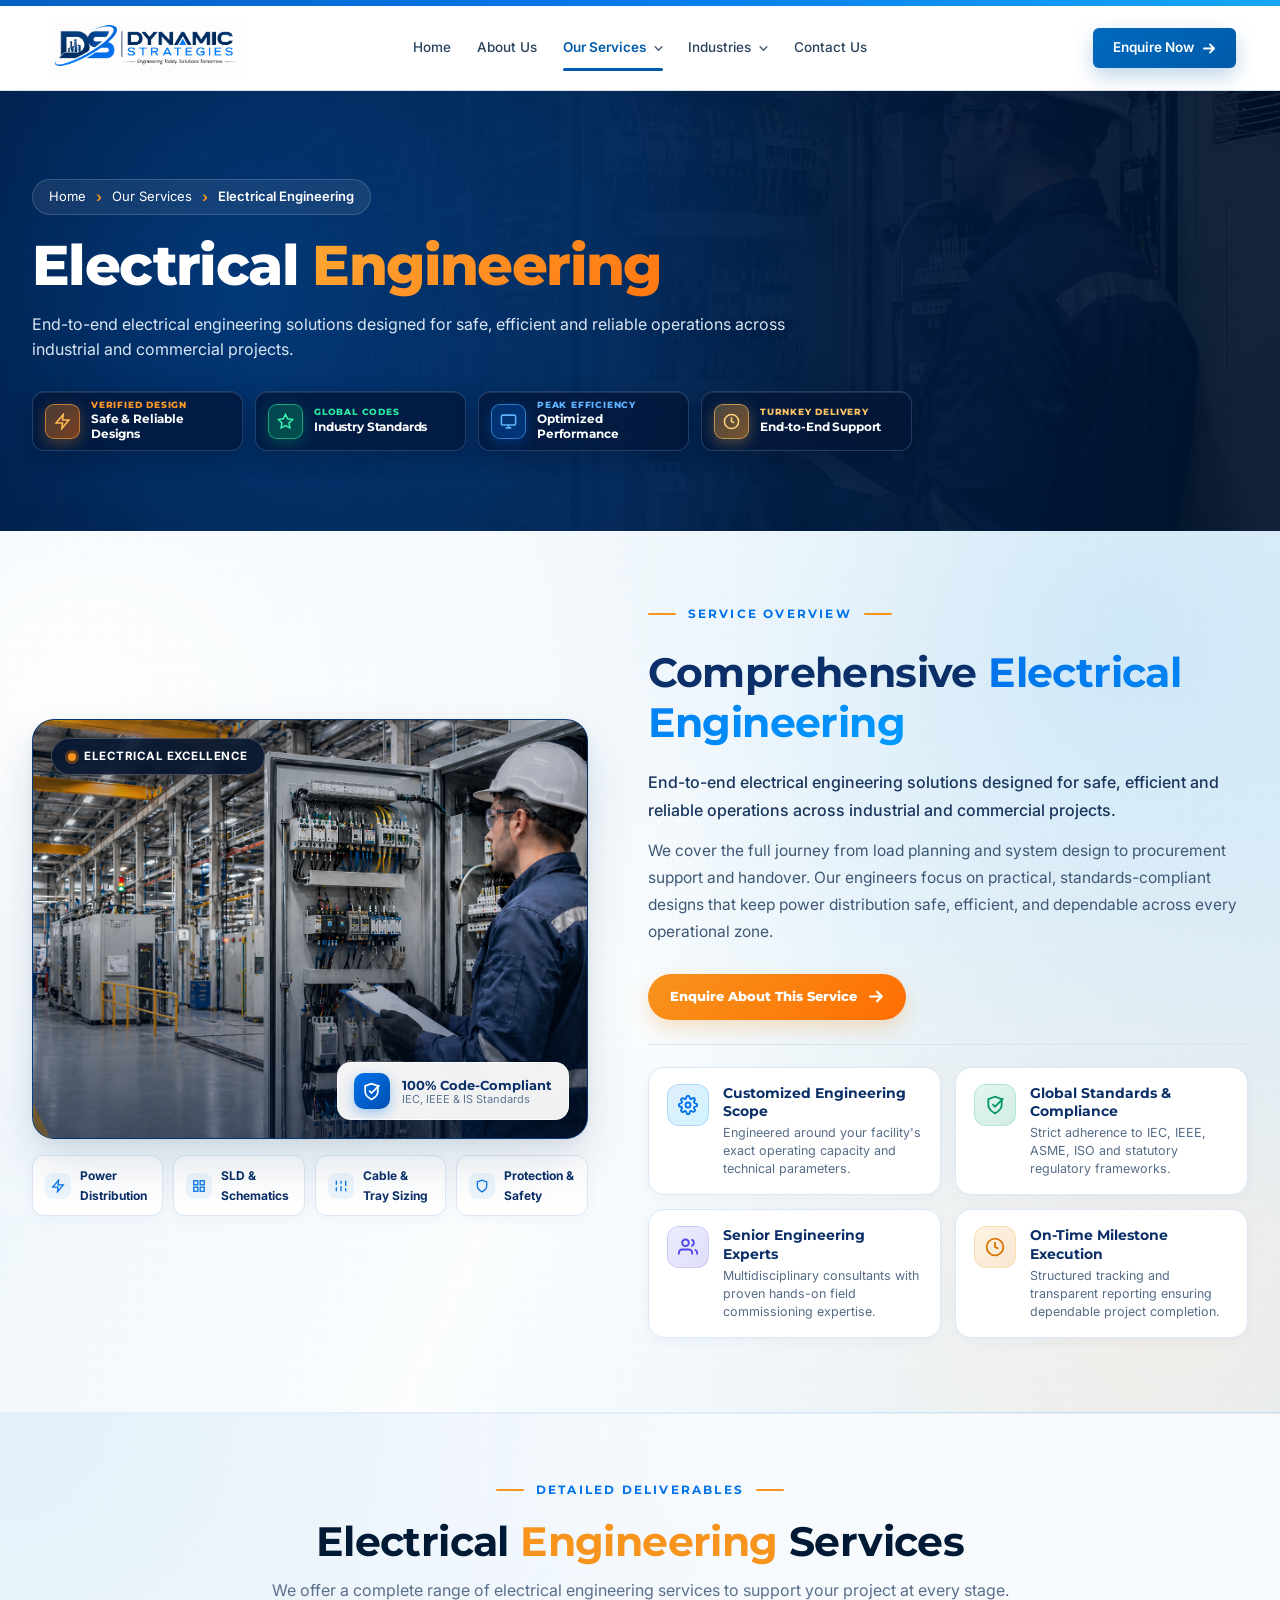
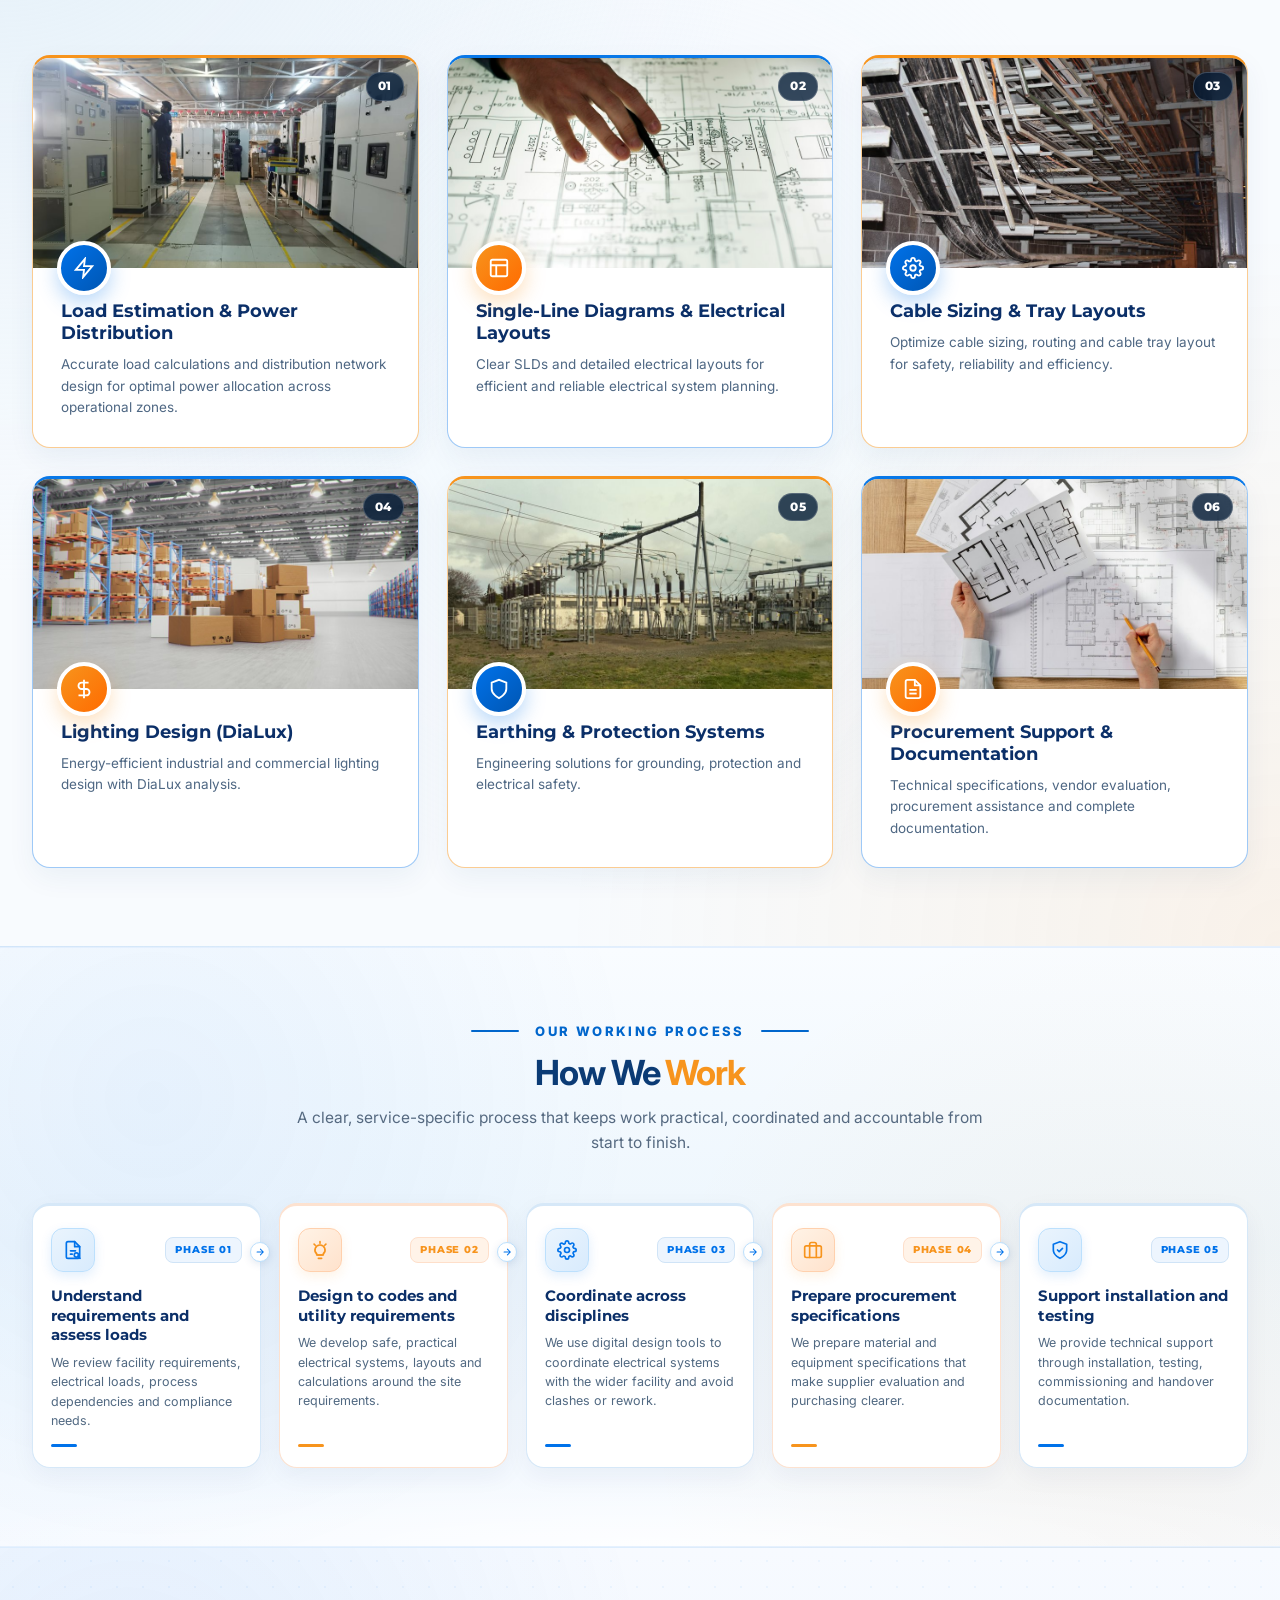
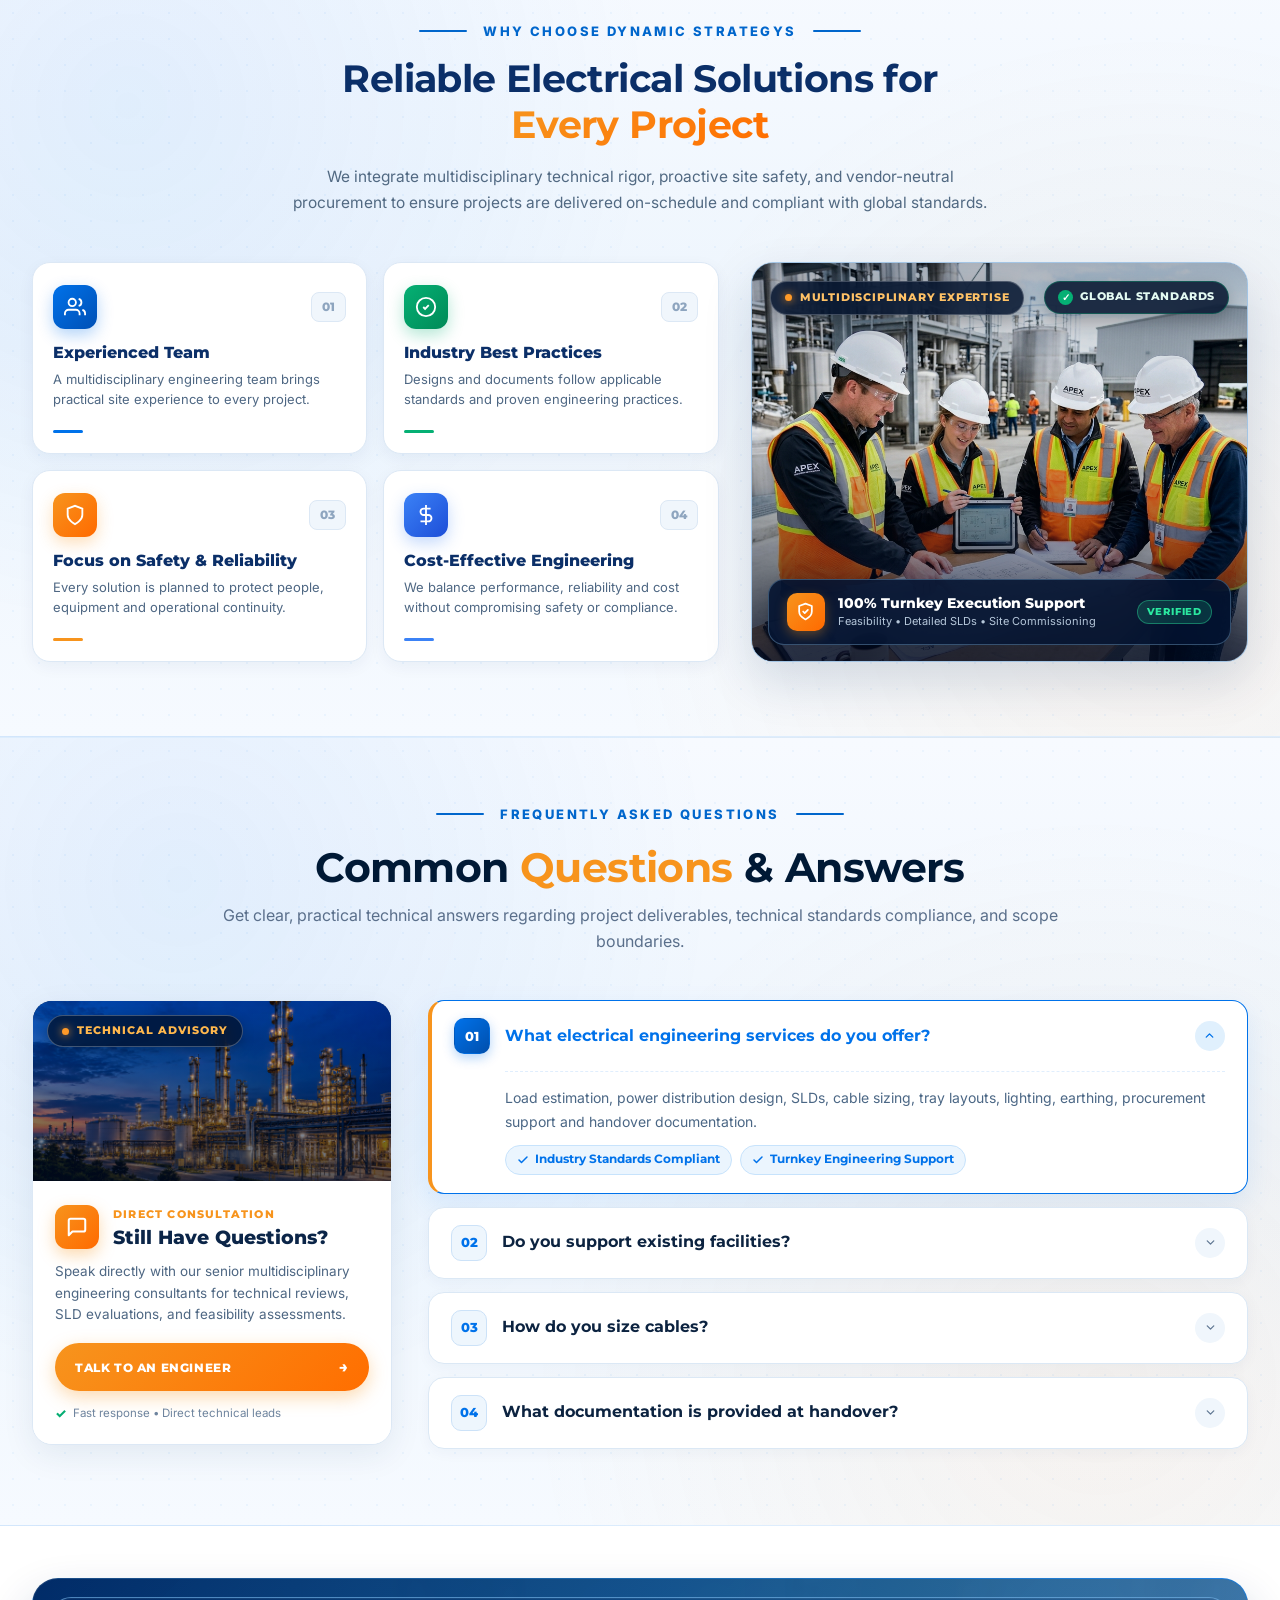
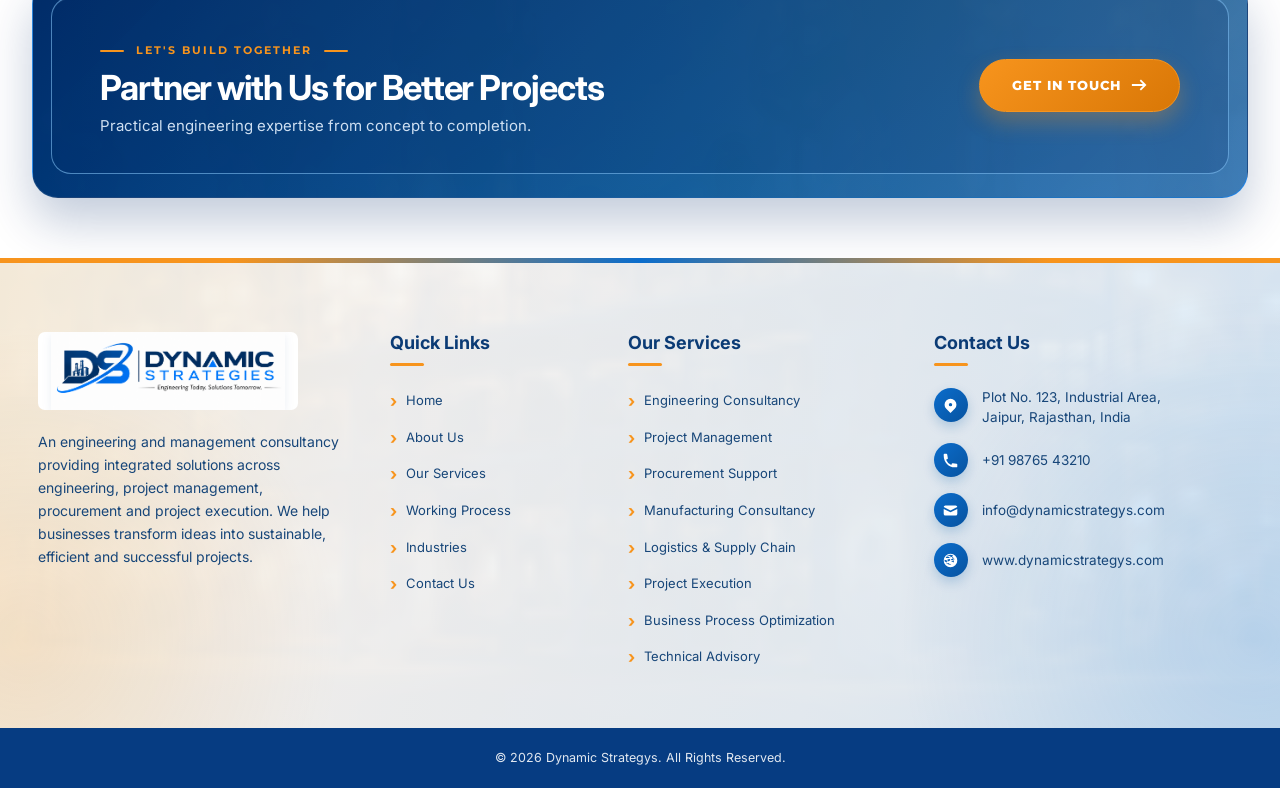
<file: pages/service-detail.html>
<!doctype html>
<html lang="en">

<head>
  <meta charset="UTF-8" />
  <meta name="viewport" content="width=device-width, initial-scale=1.0" />
  <meta name="description" content="Detailed engineering and management consultancy service information." />
  <title>Service Detail | Dynamic Strategys</title>
  <link rel="preconnect" href="https://fonts.googleapis.com" />
  <link rel="preconnect" href="https://fonts.gstatic.com" crossorigin />
  <link
    href="https://fonts.googleapis.com/css2?family=Inter:wght@400;500;600;700;800&family=Lora:ital,wght@0,500;0,600;0,700;1,600&family=Montserrat:wght@500;600;700;800;900&display=swap"
    rel="stylesheet" />
  <link rel="stylesheet" href="../styles.css?v=3.0" />
  <link rel="stylesheet" href="service-detail.css?v=3.3" />
</head>

<body class="service-detail-page">
  <!-- Top Navigation Header -->
  <!-- SITE HEADER (Matches Home Page) -->
  <header class="site-header" id="home">
    <div class="header-container">
      <!-- Header Left: Brand Logo & Tagline -->
      <div class="header-left">
        <a class="brand" href="../index.html#home" aria-label="Dynamic Strategys - Home">
          <span class="brand-symbol">
            <img class="brand-image" src="../assets/logo.png" alt="Dynamic Strategys logo" />
          </span>
        </a>
      </div>

      <!-- Header Center: Navigation Menu Centered -->
      <nav class="nav-menu header-center" id="primary-nav" aria-label="Main menu">
        <ul class="nav-list">
          <li class="nav-item">
            <a class="nav-link" href="../index.html#home">Home</a>
          </li>
          <li class="nav-item">
            <a class="nav-link" href="about.html">About Us</a>
          </li>
          <li class="nav-item has-dropdown">
            <a class="nav-link nav-link-dropdown active" href="services.html" aria-haspopup="true" aria-expanded="false" aria-current="page">
              <span>Our Services</span>
              <svg class="chevron-arrow" viewBox="0 0 10 6" fill="none" stroke="currentColor" stroke-width="1.8"
                stroke-linecap="round" stroke-linejoin="round" aria-hidden="true">
                <path d="M1 1l4 4 4-4" />
              </svg>
            </a>
            <ul class="dropdown-list" aria-label="Our Services dropdown">
              <li><a href="service-detail.html?service=electrical-engineering">Electrical Engineering</a></li>
              <li><a href="service-detail.html?service=instrumentation-engineering">Instrumentation &amp; Control</a></li>
              <li><a href="service-detail.html?service=mechanical-engineering">Mechanical Engineering</a></li>
              <li><a href="service-detail.html?service=procurement-support">Procurement Support</a></li>
              <li><a href="service-detail.html?service=detailed-project-reports">Detailed Project Reports (DPR)</a></li>
              <li><a href="service-detail.html?service=project-management">Project Management</a></li>
              <li><a href="service-detail.html?service=logistics-planning">Logistics Planning</a></li>
              <li><a href="service-detail.html?service=manufacturing-consultancy">Manufacturing Consultancy</a></li>
              <li><a href="service-detail.html?service=labour-planning">Labour Planning &amp; Sourcing</a></li>
            </ul>
          </li>
          <li class="nav-item has-dropdown">
            <a class="nav-link nav-link-dropdown" href="industries.html" aria-haspopup="true" aria-expanded="false">
              <span>Industries</span>
              <svg class="chevron-arrow" viewBox="0 0 10 6" fill="none" stroke="currentColor" stroke-width="1.8"
                stroke-linecap="round" stroke-linejoin="round" aria-hidden="true">
                <path d="M1 1l4 4 4-4" />
              </svg>
            </a>
            <ul class="dropdown-list industries-dropdown" aria-label="Industries dropdown">
              <li><a href="industry-detail.html?industry=pharmaceuticals">Pharmaceuticals, API &amp; Chemicals</a></li>
              <li><a href="industry-detail.html?industry=food-beverages">Food &amp; Beverages</a></li>
              <li><a href="industry-detail.html?industry=fmcg">FMCG Manufacturing</a></li>
              <li><a href="industry-detail.html?industry=yarns-textiles">Yarns &amp; Textiles</a></li>
              <li><a href="industry-detail.html?industry=packaging-corrugation">Packaging &amp; Corrugation</a></li>
              <li><a href="industry-detail.html?industry=custom-engineering">Fabrication &amp; Heavy Engineering</a></li>
              <li><a href="industry-detail.html?industry=automotive">Automobile &amp; Auto Ancillary</a></li>
              <li><a href="industry-detail.html?industry=marine-structures">Marine &amp; Complex Structures</a></li>
              <li><a href="industry-detail.html?industry=glass-ceramics">Glass &amp; Ceramics</a></li>
              <li><a href="industry-detail.html?industry=pulp-paper">Pulp &amp; Paper Mills</a></li>
              <li><a href="industry-detail.html?industry=logistics-warehousing">Logistics &amp; Warehousing</a></li>
              <li><a href="industry-detail.html?industry=renewable-energy">Renewable Energy</a></li>
              <li><a href="industry-detail.html?industry=polymers-petrochemicals">Polymers &amp; Petro-Chemicals</a></li>
              <li><a href="industry-detail.html?industry=semiconductor-electronics">Semiconductor &amp; Electronics</a></li>
              <li><a href="industry-detail.html?industry=oil-gas">Oil &amp; Gas</a></li>
            </ul>
          </li>
          <li class="nav-item">
            <a class="nav-link" href="contact.html">Contact Us</a>
          </li>
        </ul>

        <!-- Mobile Only CTA inside Drawer -->
        <div class="mobile-nav-cta">
          <a class="btn-touch mobile-btn-touch open-enquiry-modal" href="#enquiryModal">
            <span>Enquire Now</span>
            <svg class="arrow-right" viewBox="0 0 14 12" fill="none" stroke="currentColor" stroke-width="2"
              stroke-linecap="round" stroke-linejoin="round" aria-hidden="true">
              <path d="M1 6h11M7.5 1.5L12 6l-4.5 4.5" />
            </svg>
          </a>
        </div>
      </nav>

      <!-- Header Right: CTA Button & Mobile Hamburger -->
      <div class="header-right">
        <a class="btn-touch header-btn-touch open-enquiry-modal" href="#enquiryModal">
          <span>Enquire Now</span>
          <svg class="arrow-right" viewBox="0 0 14 12" fill="none" stroke="currentColor" stroke-width="2"
            stroke-linecap="round" stroke-linejoin="round" aria-hidden="true">
            <path d="M1 6h11M7.5 1.5L12 6l-4.5 4.5" />
          </svg>
        </a>

        <!-- Mobile Hamburger Toggle -->
        <button class="nav-toggle" type="button" aria-expanded="false" aria-controls="primary-nav"
          aria-label="Toggle navigation">
          <span class="hamburger-bar"></span>
          <span class="hamburger-bar"></span>
          <span class="hamburger-bar"></span>
        </button>
      </div>
    </div>
  </header>

  <main class="detail-main">
    <!-- HERO SECTION -->
    <section class="detail-hero" aria-labelledby="detail-title">
      <div class="detail-hero-image">
        <img id="detail-image" src="../assets/refinery-pure.png" alt="" />
      </div>
      <div class="detail-hero-overlay" aria-hidden="true"></div>
      <div class="detail-hero-ambient-glow" aria-hidden="true"></div>
      <div class="detail-hero-container">
        <div class="detail-hero-content">
          <div class="detail-breadcrumb">
            <a href="../index.html#home">Home</a>
            <span class="breadcrumb-arrow">›</span>
            <a href="services.html">Our Services</a>
            <span class="breadcrumb-arrow">›</span>
            <span id="detail-breadcrumb-title" class="breadcrumb-current">Service</span>
          </div>
          <h1 id="detail-title">Service Detail</h1>
          <p class="detail-hero-lead" id="detail-lead"></p>
          <div class="detail-feature-strip" id="detail-features"></div>
        </div>
      </div>
    </section>

    <!-- SECTION 1: OVERVIEW -->
    <section class="detail-overview-section" id="overview" aria-labelledby="detail-overview-heading">
      <div class="detail-section-container">
        <div class="detail-overview-grid">
          <div class="detail-overview-media">
            <div class="media-image-frame">
              <img id="detail-overview-image" src="../assets/refinery-pure.png" alt="Engineering Overview" />
              <div class="media-floating-tag">
                <span class="tag-pulse-dot"></span>
                <span id="detail-media-tag-text">Industrial Engineering Excellence</span>
              </div>
              <div class="media-stat-glass-badge">
                <div class="stat-badge-icon">
                  <svg viewBox="0 0 24 24" fill="none" stroke="currentColor" stroke-width="2.2"><path d="M12 22s8-4 8-10V5l-8-3-8 3v7c0 6 8 10 8 10z"/><polyline points="9 11 12 14 22 4"/></svg>
                </div>
                <div class="stat-badge-text">
                  <b id="detail-media-stat-title">100% Code-Compliant</b>
                  <span id="detail-media-stat-sub">Verified Technical Standard</span>
                </div>
              </div>
            </div>
            <div class="detail-overview-media-labels" id="detail-media-chips">
              <!-- Dynamically populated by service-detail.js per service -->
            </div>
          </div>
          <div class="detail-overview-text">
            <div class="detail-section-kicker"><span></span><b>SERVICE OVERVIEW</b><span></span></div>
            <h2 id="detail-overview-heading">Comprehensive <span id="detail-overview-title">Engineering Solutions</span></h2>
            <article class="detail-copy-card" id="detail-intro"></article>
            <a class="detail-overview-cta open-enquiry-modal" href="#enquiryModal">
              <span>Enquire About This Service</span>
              <svg viewBox="0 0 14 12" fill="none" stroke="currentColor" stroke-width="2" stroke-linecap="round" stroke-linejoin="round" aria-hidden="true">
                <path d="M1 6h11M7.5 1.5L12 6l-4.5 4.5" />
              </svg>
            </a>
            <div class="detail-summary-card">
              <ul class="detail-summary-list" id="detail-summary"></ul>
            </div>
          </div>
        </div>
      </div>
    </section>

    <!-- SECTION 2: SERVICES / DELIVERABLES GRID -->
    <section class="detail-services-section" id="services" aria-labelledby="coverage-title">
      <div class="detail-section-container">
        <div class="detail-section-heading">
          <div class="detail-section-kicker"><span></span><b>DETAILED DELIVERABLES</b><span></span></div>
          <h2 id="coverage-title">Service <span>Details</span></h2>
          <p id="detail-services-subtitle">We offer a complete range of services to support your project at every stage.</p>
        </div>
        <div class="detail-service-grid" id="detail-services"></div>
      </div>
    </section>

    <!-- SECTION 3: APPROACH / PROCESS (EXACT MATCH TO HOME PAGE WORKING PROCESS) -->
    <section class="detail-approach-section" id="approach" aria-labelledby="approach-title">
      <div class="detail-section-container">
        <div class="detail-approach-header">
          <div class="concept-eyebrow">
            <span class="concept-eyebrow-line"></span>
            <span class="concept-eyebrow-text">OUR WORKING PROCESS</span>
            <span class="concept-eyebrow-line"></span>
          </div>
          <h2 id="approach-title" class="concept-title">How We <span class="concept-title-accent">Work</span></h2>
          <p id="detail-approach-subtitle" class="concept-subtitle">A clear, service-specific process that keeps work practical, coordinated and accountable from start to finish.</p>
        </div>
        <div class="detail-approach-timeline">
          <ul class="detail-approach-list" id="detail-approach-list"></ul>
        </div>
      </div>
    </section>

    <!-- SECTION 4: WHY CHOOSE US (PREMIUM INDUSTRIAL SHOWCASE) -->
    <section class="detail-why-section" id="why-choose" aria-labelledby="why-title">
      <div class="detail-section-container">
        <!-- Section Header: Centered & Balanced -->
        <div class="detail-why-header">
          <div class="concept-eyebrow">
            <span class="concept-eyebrow-line"></span>
            <span class="concept-eyebrow-text">WHY CHOOSE DYNAMIC STRATEGYS</span>
            <span class="concept-eyebrow-line"></span>
          </div>
          <h2 id="why-title" class="detail-why-h2">Reliable <strong id="detail-why-service-title">Engineering Solutions</strong> for <span>Every Project</span></h2>
          <p class="detail-why-lead">We integrate multidisciplinary technical rigor, proactive site safety, and vendor-neutral procurement to ensure projects are delivered on-schedule and compliant with global standards.</p>
        </div>

        <!-- 2-Column Balanced Grid: 4 Cards (Left) + Visual Showcase (Right) -->
        <div class="detail-why-layout">
          <div class="detail-why-grid" id="detail-why"></div>
          <div class="detail-why-visual">
            <div class="why-showcase-frame">
              <img id="detail-why-image" src="../assets/about-engineers-hd.jpg" alt="Engineers inspecting industrial facility" loading="lazy" />
              <div class="why-frame-overlay" aria-hidden="true"></div>
              
              <!-- Top Left: Multidisciplinary Chip -->
              <div class="why-top-floating-chip">
                <span class="why-chip-dot" aria-hidden="true"></span>
                <span>MULTIDISCIPLINARY EXPERTISE</span>
              </div>

              <!-- Top Right: Standards Compliance Chip -->
              <div class="why-standards-chip">
                <span class="why-standards-icon" aria-hidden="true">✓</span>
                <span>GLOBAL STANDARDS</span>
              </div>

              <!-- Sleek Bottom KPI Floating Card -->
              <div class="why-bottom-kpi-panel">
                <div class="why-kpi-icon-bubble" aria-hidden="true">
                  <svg width="20" height="20" viewBox="0 0 24 24" fill="none" stroke="currentColor" stroke-width="2.2" stroke-linecap="round" stroke-linejoin="round">
                    <path d="M12 22s8-4 8-10V5l-8-3-8 3v7c0 6 8 10 8 10z"/>
                    <path d="m9 12 2 2 4-4"/>
                  </svg>
                </div>
                <div class="why-kpi-copy">
                  <div class="why-kpi-headline">100% Turnkey Execution Support</div>
                  <p class="why-kpi-sub">Feasibility &bull; Detailed SLDs &bull; Site Commissioning</p>
                </div>
                <span class="why-kpi-pill-tag">VERIFIED</span>
              </div>
            </div>
          </div>
        </div>
      </div>
    </section>

    <!-- SECTION 5: FAQ ACCORDION WITH DEDICATED SUPPORT PANEL -->
    <section class="detail-faq-section" id="faq" aria-labelledby="faq-title">
      <div class="detail-section-container">
        <div class="detail-section-heading">
          <div class="concept-eyebrow">
            <span class="concept-eyebrow-line"></span>
            <span class="concept-eyebrow-text">FREQUENTLY ASKED QUESTIONS</span>
            <span class="concept-eyebrow-line"></span>
          </div>
          <h2 id="faq-title">Common <span>Questions</span> &amp; Answers</h2>
          <p class="faq-lead">Get clear, practical technical answers regarding project deliverables, technical standards compliance, and scope boundaries.</p>
        </div>

        <div class="detail-faq-layout">
          <div class="detail-faq-support-panel">
            <div class="detail-faq-support-media">
              <img id="detail-faq-image" src="../assets/faq-support-consultation.jpg" alt="Technical engineering consultants ready to assist with project queries" loading="lazy" />
              <div class="detail-faq-media-overlay" aria-hidden="true"></div>
              <div class="detail-faq-top-chip">
                <span class="chip-glow-dot" aria-hidden="true"></span>
                <span>TECHNICAL ADVISORY</span>
              </div>
            </div>
            <div class="detail-faq-card-content">
              <div class="detail-faq-header-row">
                <div class="detail-faq-bubble" aria-hidden="true">
                  <svg width="22" height="22" viewBox="0 0 24 24" fill="none" stroke="currentColor" stroke-width="2.2" stroke-linecap="round" stroke-linejoin="round">
                    <path d="M21 15a2 2 0 0 1-2 2H7l-4 4V5a2 2 0 0 1 2-2h14a2 2 0 0 1 2 2z"/>
                  </svg>
                </div>
                <div class="detail-faq-header-title">
                  <span class="faq-sub-label">Direct Consultation</span>
                  <h3>Still Have Questions?</h3>
                </div>
              </div>
              <p>Speak directly with our senior multidisciplinary engineering consultants for technical reviews, SLD evaluations, and feasibility assessments.</p>
              <a href="contact.html" class="detail-faq-cta-btn">
                <span>TALK TO AN ENGINEER</span>
                <span class="detail-faq-arrow" aria-hidden="true">→</span>
              </a>
              <div class="detail-faq-trust-note">
                <span class="trust-check-icon" aria-hidden="true">✓</span>
                <span>Fast response &bull; Direct technical leads</span>
              </div>
            </div>
          </div>

          <div class="detail-faq-accordion-wrapper">
            <div class="detail-faq-accordion" id="detail-faq"></div>
          </div>
        </div>
      </div>
    </section>

    <!-- SECTION 6: CTA BANNER -->
    <section class="detail-cta" id="cta" aria-labelledby="cta-title">
      <div class="detail-section-container">
        <div class="cta-panel">
          <div class="cta-panel-inner">
            <div class="cta-copy">
              <div class="cta-eyebrow"><span></span><b>LET'S BUILD TOGETHER</b><span></span></div>
              <h2 id="cta-title">Partner with Us for Better Projects</h2>
              <p>Practical engineering expertise from concept to completion.</p>
            </div>
            <a class="cta-button" href="contact.html">
              <span>GET IN TOUCH</span>
              <svg viewBox="0 0 18 14" fill="none" stroke="currentColor" stroke-width="2">
                <path d="M1 7h15M10.5 1.5L16 7l-5.5 5.5" />
              </svg>
            </a>
          </div>
        </div>
      </div>
    </section>
  </main>

  <!-- Site Footer -->
    <!-- SITE FOOTER (Matches Home Page) -->
  <footer class="site-footer" id="contact">
    <div class="footer-body">
      <!-- Night refinery photographic backdrop on the right -->
      <div class="footer-backdrop" aria-hidden="true"></div>

      <div class="footer-container">
        <!-- Column 1: Company Logo & Description -->
        <div class="footer-col col-about">
          <a class="brand brand-footer" href="../index.html#home" aria-label="Dynamic Strategys - Home">
            <span class="brand-symbol">
              <img class="brand-image" src="../assets/logo.png" alt="Dynamic Strategys logo" />
            </span>
          </a>
          <p class="about-text">
            An engineering and management consultancy providing integrated solutions across engineering, project
            management, procurement and project execution. We help businesses transform ideas into sustainable,
            efficient and successful projects.
          </p>
        </div>

        <!-- Column 2: Quick Links -->
        <div class="footer-col col-quick-links">
          <h2 class="col-title">Quick Links</h2>
          <ul class="footer-nav-list">
            <li><a href="../index.html#home">Home</a></li>
            <li><a href="about.html">About Us</a></li>
            <li><a href="services.html">Our Services</a></li>
            <li><a href="../index.html#working-process">Working Process</a></li>
            <li><a href="industries.html">Industries</a></li>
            <li><a href="contact.html">Contact Us</a></li>
          </ul>
        </div>

        <!-- Column 3: Our Services -->
        <div class="footer-col col-services">
          <h2 class="col-title">Our Services</h2>
          <ul class="footer-nav-list">
            <li><a href="services.html">Engineering Consultancy</a></li>
            <li><a href="service-detail.html?service=project-management">Project Management</a></li>
            <li><a href="service-detail.html?service=procurement-support">Procurement Support</a></li>
            <li><a href="service-detail.html?service=manufacturing-consultancy">Manufacturing Consultancy</a></li>
            <li><a href="service-detail.html?service=logistics-planning">Logistics &amp; Supply Chain</a></li>
            <li><a href="services.html">Project Execution</a></li>
            <li><a href="services.html">Business Process Optimization</a></li>
            <li><a href="services.html">Technical Advisory</a></li>
          </ul>
        </div>

        <!-- Column 4: Contact Us -->
        <div class="footer-col col-contact">
          <h2 class="col-title">Contact Us</h2>
          <ul class="contact-details-list">
            <!-- Address -->
            <li class="contact-item">
              <span class="contact-icon-circle" aria-hidden="true">
                <svg width="18" height="18" viewBox="0 0 20 20" fill="currentColor">
                  <path fill-rule="evenodd"
                    d="M5.05 4.05a7 7 0 119.9 9.9L10 18.9l-4.95-4.95a7 7 0 010-9.9zM10 11a2 2 0 100-4 2 2 0 000 4z"
                    clip-rule="evenodd" />
                </svg>
              </span>
              <span class="contact-text">
                Plot No. 123, Industrial Area,<br />
                Jaipur, Rajasthan, India
              </span>
            </li>

            <!-- Phone -->
            <li class="contact-item">
              <span class="contact-icon-circle" aria-hidden="true">
                <svg width="18" height="18" viewBox="0 0 20 20" fill="currentColor">
                  <path
                    d="M2 3a1 1 0 011-1h2.153a1 1 0 01.986.836l.74 4.435a1 1 0 01-.54 1.06l-1.548.773a11.037 11.037 0 006.105 6.105l.774-1.548a1 1 0 011.059-.54l4.435.74a1 1 0 01.836.986V17a1 1 0 01-1 1h-2C7.82 18 2 12.18 2 4V3z" />
                </svg>
              </span>
              <span class="contact-text">
                <a href="tel:+919876543210">+91 98765 43210</a>
              </span>
            </li>

            <!-- Email -->
            <li class="contact-item">
              <span class="contact-icon-circle" aria-hidden="true">
                <svg width="18" height="18" viewBox="0 0 20 20" fill="currentColor">
                  <path d="M2.003 5.884L10 9.882l7.997-3.998A2 2 0 0016 4H4a2 2 0 00-1.997 1.884z" />
                  <path d="M18 8.118l-8 4-8-4V14a2 2 0 002 2h12a2 2 0 002-2V8.118z" />
                </svg>
              </span>
              <span class="contact-text">
                <a href="mailto:info@dynamicstrategys.com">info@dynamicstrategys.com</a>
              </span>
            </li>

            <!-- Website -->
            <li class="contact-item">
              <span class="contact-icon-circle" aria-hidden="true">
                <svg width="18" height="18" viewBox="0 0 20 20" fill="currentColor">
                  <path fill-rule="evenodd"
                    d="M10 18a8 8 0 100-16 8 8 0 000 16zM4.332 7.027a6.002 6.002 0 018.73-2.905c-.287.49-.624.962-1.009 1.408a11.164 11.164 0 00-4.08 1.497H4.332zm-1.07 4.148A6.027 6.027 0 013.04 10c0-.348.03-.688.087-1.018l2.678.966c-.035.344-.055.694-.055 1.052 0 .425.029.84.084 1.243l-2.572-1.095zm1.758 2.656l2.39-1.018a11.17 11.17 0 003.58 1.954 6.003 6.003 0 01-5.97-1.936zm8.647-1.472a11.196 11.196 0 00-3.155-1.745 9.176 9.176 0 00.32-1.614l3.19.988a6.022 6.022 0 01-.355 2.371zm1.264-3.523l-3.328-1.03c.123-.62.298-1.218.52-1.78a6.002 6.002 0 012.808 2.81zm-4.708-3.92a9.18 9.18 0 00-.737 1.632 11.18 11.18 0 00-4.06-1.503 6.004 6.004 0 014.797-.129zm-2.03 3.65c.34-.087.693-.15 1.054-.187.164.56.297 1.144.394 1.743-1.066.38-2.062.883-2.97 1.49-.074-.593-.118-1.203-.118-1.823 0-.416.02-.824.057-1.223h1.583zm2.593 1.94c-.114-.658-.26-1.298-.44-1.91 1.082-.36 2.096-.838 3.023-1.417.065.556.102 1.124.102 1.704 0 .438-.023.868-.066 1.29l-2.619.333z"
                    clip-rule="evenodd" />
                </svg>
              </span>
              <span class="contact-text">
                <a href="https://www.dynamicstrategys.com" target="_blank" rel="noopener">www.dynamicstrategys.com</a>
              </span>
            </li>
          </ul>
        </div>
      </div>
    </div>

    <!-- Bottom Legal Copyright Bar -->
    <div class="footer-bottom">
      <div class="bottom-container">
        <p class="copyright-text">
          &copy; <span id="current-year">2026</span> Dynamic Strategys. All Rights Reserved.
        </p>
      </div>
    </div>
  </footer>

  <!-- ==========================================================================
       ENQUIRE NOW POPUP MODAL (Exact Match to User Reference Mockup)
       ========================================================================== -->
  <div class="enquiry-modal-backdrop" id="enquiryModal" role="dialog" aria-modal="true" aria-labelledby="enquiryModalTitle" aria-hidden="true">
    <div class="enquiry-modal-overlay" data-close-modal></div>
    
    <div class="enquiry-modal-container">
      <!-- Close Button (X) -->
      <button type="button" class="enquiry-modal-close" data-close-modal aria-label="Close Enquiry Form">
        <svg viewBox="0 0 24 24" fill="none" stroke="currentColor" stroke-width="2.2" stroke-linecap="round" stroke-linejoin="round">
          <line x1="18" y1="6" x2="6" y2="18" />
          <line x1="6" y1="6" x2="18" y2="18" />
        </svg>
      </button>

      <div class="enquiry-modal-layout">
        <!-- Left Visual & Value Proposition Column -->
        <div class="enquiry-modal-left">
          <div class="enquiry-left-overlay"></div>
          <div class="enquiry-left-content">
            <div class="enquiry-left-kicker">
              <span class="enquiry-dash">—</span>
              <span>LET'S DISCUSS</span>
            </div>
            
            <h3 class="enquiry-left-title">
              Enquire Now<br />
              for Your<br />
              <span class="text-orange">Project Needs</span>
            </h3>
            
            <p class="enquiry-left-desc">
              Share your requirements and our team will get back to you with the right solution for your business.
            </p>

            <!-- Bottom Floating Trust Card -->
            <div class="enquiry-trust-card">
              <!-- Item 1 -->
              <div class="enquiry-trust-item">
                <div class="enquiry-trust-icon">
                  <svg viewBox="0 0 24 24" fill="none" stroke="currentColor" stroke-width="2" stroke-linecap="round" stroke-linejoin="round">
                    <path d="M21 15a2 2 0 0 1-2 2H7l-4 4V5a2 2 0 0 1 2-2h14a2 2 0 0 1 2 2z"/>
                  </svg>
                </div>
                <div class="enquiry-trust-meta">
                  <b>Quick Response</b>
                  <span>We usually respond within 24 hours</span>
                </div>
              </div>

              <!-- Item 2 -->
              <div class="enquiry-trust-item">
                <div class="enquiry-trust-icon">
                  <svg viewBox="0 0 24 24" fill="none" stroke="currentColor" stroke-width="2" stroke-linecap="round" stroke-linejoin="round">
                    <circle cx="12" cy="12" r="3"/>
                    <path d="M19.4 15a1.65 1.65 0 0 0 .33 1.82l.06.06a2 2 0 0 1 0 2.83 2 2 0 0 1-2.83 0l-.06-.06a1.65 1.65 0 0 0-1.82-.33 1.65 1.65 0 0 0-1 1.51V21a2 2 0 0 1-2 2 2 2 0 0 1-2-2v-.09A1.65 1.65 0 0 0 9 19.4a1.65 1.65 0 0 0-1.82.33l-.06.06a2 2 0 0 1-2.83 0 2 2 0 0 1 0-2.83l.06-.06a1.65 1.65 0 0 0 .33-1.82 1.65 1.65 0 0 0-1.51-1H3a2 2 0 0 1-2-2 2 2 0 0 1 2-2h.09A1.65 1.65 0 0 0 4.6 9a1.65 1.65 0 0 0-.33-1.82l-.06-.06a2 2 0 0 1 0-2.83 2 2 0 0 1 2.83 0l.06.06a1.65 1.65 0 0 0 1.82.33H9a1.65 1.65 0 0 0 1-1.51V3a2 2 0 0 1 2-2 2 2 0 0 1 2 2v.09a1.65 1.65 0 0 0 1 1.51 1.65 1.65 0 0 0 1.82-.33l.06-.06a2 2 0 0 1 2.83 0 2 2 0 0 1 0 2.83l-.06.06a1.65 1.65 0 0 0-.33 1.82V9a1.65 1.65 0 0 0 1.51 1H21a2 2 0 0 1 2 2 2 2 0 0 1-2 2h-.09a1.65 1.65 0 0 0-1.51 1z"/>
                  </svg>
                </div>
                <div class="enquiry-trust-meta">
                  <b>Expert Consultation</b>
                  <span>Tailored solutions for your project</span>
                </div>
              </div>

              <!-- Item 3 -->
              <div class="enquiry-trust-item">
                <div class="enquiry-trust-icon">
                  <svg viewBox="0 0 24 24" fill="none" stroke="currentColor" stroke-width="2" stroke-linecap="round" stroke-linejoin="round">
                    <path d="M14 2H6a2 2 0 0 0-2 2v16a2 2 0 0 0 2 2h12a2 2 0 0 0 2-2V8z"/>
                    <polyline points="14 2 14 8 20 8"/>
                    <line x1="16" y1="13" x2="8" y2="13"/>
                    <line x1="16" y1="17" x2="8" y2="17"/>
                  </svg>
                </div>
                <div class="enquiry-trust-meta">
                  <b>Confidential Inquiry</b>
                  <span>Your information is always secure</span>
                </div>
              </div>

              <!-- Item 4 -->
              <div class="enquiry-trust-item">
                <div class="enquiry-trust-icon">
                  <svg viewBox="0 0 24 24" fill="none" stroke="currentColor" stroke-width="2" stroke-linecap="round" stroke-linejoin="round">
                    <path d="M17 21v-2a4 4 0 0 0-4-4H5a4 4 0 0 0-4 4v2"/>
                    <circle cx="9" cy="7" r="4"/>
                    <path d="M23 21v-2a4 4 0 0 0-3-3.87"/>
                    <path d="M16 3.13a4 4 0 0 1 0 7.75"/>
                  </svg>
                </div>
                <div class="enquiry-trust-meta">
                  <b>Trusted by Industry Leaders</b>
                  <span>Proven expertise across 15+ industries</span>
                </div>
              </div>
            </div>
          </div>
        </div>

        <!-- Right Interactive Form Column -->
        <div class="enquiry-modal-right">
          <div class="enquiry-right-kicker">
            <span class="enquiry-dash">—</span>
            <span>GET IN TOUCH</span>
          </div>

          <h2 class="enquiry-right-title" id="enquiryModalTitle">Enquire Now</h2>
          <p class="enquiry-right-desc">
            Fill out the form and our team will get back to you shortly with the best solution for your requirements.
          </p>

          <form class="enquiry-modal-form" id="enquiryModalForm">
            <div class="enquiry-form-grid">
              <!-- Full Name -->
              <div class="enquiry-field-group">
                <label for="eqFullName">Full Name <span class="required-star">*</span></label>
                <div class="enquiry-input-wrap">
                  <span class="enquiry-input-icon" aria-hidden="true">
                    <svg viewBox="0 0 24 24" fill="none" stroke="currentColor" stroke-width="2"><path d="M20 21v-2a4 4 0 0 0-4-4H8a4 4 0 0 0-4 4v2"/><circle cx="12" cy="7" r="4"/></svg>
                  </span>
                  <input type="text" id="eqFullName" name="fullName" placeholder="Enter your full name" required />
                </div>
              </div>

              <!-- Company Name -->
              <div class="enquiry-field-group">
                <label for="eqCompanyName">Company Name <span class="required-star">*</span></label>
                <div class="enquiry-input-wrap">
                  <span class="enquiry-input-icon" aria-hidden="true">
                    <svg viewBox="0 0 24 24" fill="none" stroke="currentColor" stroke-width="2"><rect x="4" y="2" width="16" height="20" rx="2" ry="2"/><line x1="9" y1="22" x2="9" y2="22.01"/><line x1="15" y1="22" x2="15" y2="22.01"/><line x1="9" y1="6" x2="9" y2="6.01"/><line x1="15" y1="6" x2="15" y2="6.01"/><line x1="9" y1="10" x2="9" y2="10.01"/><line x1="15" y1="10" x2="15" y2="10.01"/><line x1="9" y1="14" x2="9" y2="14.01"/><line x1="15" y1="14" x2="15" y2="14.01"/><line x1="9" y1="18" x2="9" y2="18.01"/><line x1="15" y1="18" x2="15" y2="18.01"/></svg>
                  </span>
                  <input type="text" id="eqCompanyName" name="companyName" placeholder="Enter company name" required />
                </div>
              </div>

              <!-- Email Address -->
              <div class="enquiry-field-group">
                <label for="eqEmail">Email Address <span class="required-star">*</span></label>
                <div class="enquiry-input-wrap">
                  <span class="enquiry-input-icon" aria-hidden="true">
                    <svg viewBox="0 0 24 24" fill="none" stroke="currentColor" stroke-width="2"><path d="M4 4h16c1.1 0 2 .9 2 2v12c0 1.1-.9 2-2 2H4c-1.1 0-2-.9-2-2V6c0-1.1.9-2 2-2z"/><polyline points="22,6 12,13 2,6"/></svg>
                  </span>
                  <input type="email" id="eqEmail" name="email" placeholder="Enter your email address" required />
                </div>
              </div>

              <!-- Phone Number -->
              <div class="enquiry-field-group">
                <label for="eqPhone">Phone Number <span class="required-star">*</span></label>
                <div class="enquiry-input-wrap">
                  <span class="enquiry-input-icon" aria-hidden="true">
                    <svg viewBox="0 0 24 24" fill="none" stroke="currentColor" stroke-width="2"><path d="M22 16.92v3a2 2 0 0 1-2.18 2 19.79 19.79 0 0 1-8.63-3.07 19.5 19.5 0 0 1-6-6 19.79 19.79 0 0 1-3.07-8.67A2 2 0 0 1 4.11 2h3a2 2 0 0 1 2 1.72 12.84 12.84 0 0 0 .7 2.81 2 2 0 0 1-.45 2.11L8.09 9.91a16 16 0 0 0 6 6l1.27-1.27a2 2 0 0 1 2.11-.45 12.84 12.84 0 0 0 2.81.7A2 2 0 0 1 22 16.92z"/></svg>
                  </span>
                  <input type="tel" id="eqPhone" name="phone" placeholder="Enter your phone number" required />
                </div>
              </div>

              <!-- Project Type -->
              <div class="enquiry-field-group">
                <label for="eqProjectType">Project Type <span class="required-star">*</span></label>
                <div class="enquiry-input-wrap enquiry-select-wrap">
                  <span class="enquiry-input-icon" aria-hidden="true">
                    <svg viewBox="0 0 24 24" fill="none" stroke="currentColor" stroke-width="2"><line x1="8" y1="6" x2="21" y2="6"/><line x1="8" y1="12" x2="21" y2="12"/><line x1="8" y1="18" x2="21" y2="18"/><line x1="3" y1="6" x2="3.01" y2="6"/><line x1="3" y1="12" x2="3.01" y2="12"/><line x1="3" y1="18" x2="3.01" y2="18"/></svg>
                  </span>
                  <select id="eqProjectType" name="projectType" required>
                    <option value="" disabled selected>Select project type</option>
                    <option value="feed-engineering">FEED &amp; Detailed Engineering</option>
                    <option value="project-governance">Disciplined Project Governance (PMC)</option>
                    <option value="procurement-support">Procurement &amp; Vendor Management</option>
                    <option value="site-supervision">Site Supervision &amp; Commissioning</option>
                    <option value="plant-revamp">Plant Revamp &amp; Debottlenecking</option>
                    <option value="safety-audit">Process Safety &amp; Hazop Studies</option>
                    <option value="turnkey-consultancy">Turnkey Strategic Consultancy</option>
                  </select>
                </div>
              </div>

              <!-- Project Location -->
              <div class="enquiry-field-group">
                <label for="eqLocation">Project Location</label>
                <div class="enquiry-input-wrap">
                  <span class="enquiry-input-icon" aria-hidden="true">
                    <svg viewBox="0 0 24 24" fill="none" stroke="currentColor" stroke-width="2"><path d="M21 10c0 7-9 13-9 13s-9-6-9-13a9 9 0 0 1 18 0z"/><circle cx="12" cy="10" r="3"/></svg>
                  </span>
                  <input type="text" id="eqLocation" name="location" placeholder="Enter project location" />
                </div>
              </div>

              <!-- Project Requirements (Full width) -->
              <div class="enquiry-field-group full-width">
                <label for="eqRequirements">Project Requirements <span class="required-star">*</span></label>
                <div class="enquiry-input-wrap textarea-wrap">
                  <span class="enquiry-input-icon textarea-icon" aria-hidden="true">
                    <svg viewBox="0 0 24 24" fill="none" stroke="currentColor" stroke-width="2"><path d="M14 2H6a2 2 0 0 0-2 2v16a2 2 0 0 0 2 2h12a2 2 0 0 0 2-2V8z"/><polyline points="14 2 14 8 20 8"/><line x1="16" y1="13" x2="8" y2="13"/><line x1="16" y1="17" x2="8" y2="17"/></svg>
                  </span>
                  <textarea id="eqRequirements" name="requirements" rows="3" placeholder="Tell us about your project requirements..." required></textarea>
                </div>
              </div>

            </div>

            <!-- Agreement Checkbox -->
            <div class="enquiry-checkbox-row">
              <label class="enquiry-checkbox-label">
                <input type="checkbox" name="consent" required checked />
                <span class="checkbox-text">I agree to be contacted by Dynamic Strategys regarding my inquiry.</span>
              </label>
            </div>

            <!-- Submit Button -->
            <button type="submit" class="btn-enquiry-submit">
              <span>Submit Enquiry</span>
              <svg class="arrow-right" viewBox="0 0 14 12" fill="none" stroke="currentColor" stroke-width="2.2" stroke-linecap="round" stroke-linejoin="round" aria-hidden="true">
                <path d="M1 6h11M7.5 1.5L12 6l-4.5 4.5" />
              </svg>
            </button>
          </form>
        </div>
      </div>
    </div>
  </div>

  <script src="service-detail.js?v=3.3"></script>
  <script src="../script.js?v=1.1"></script>
</body>

</html>
</file>
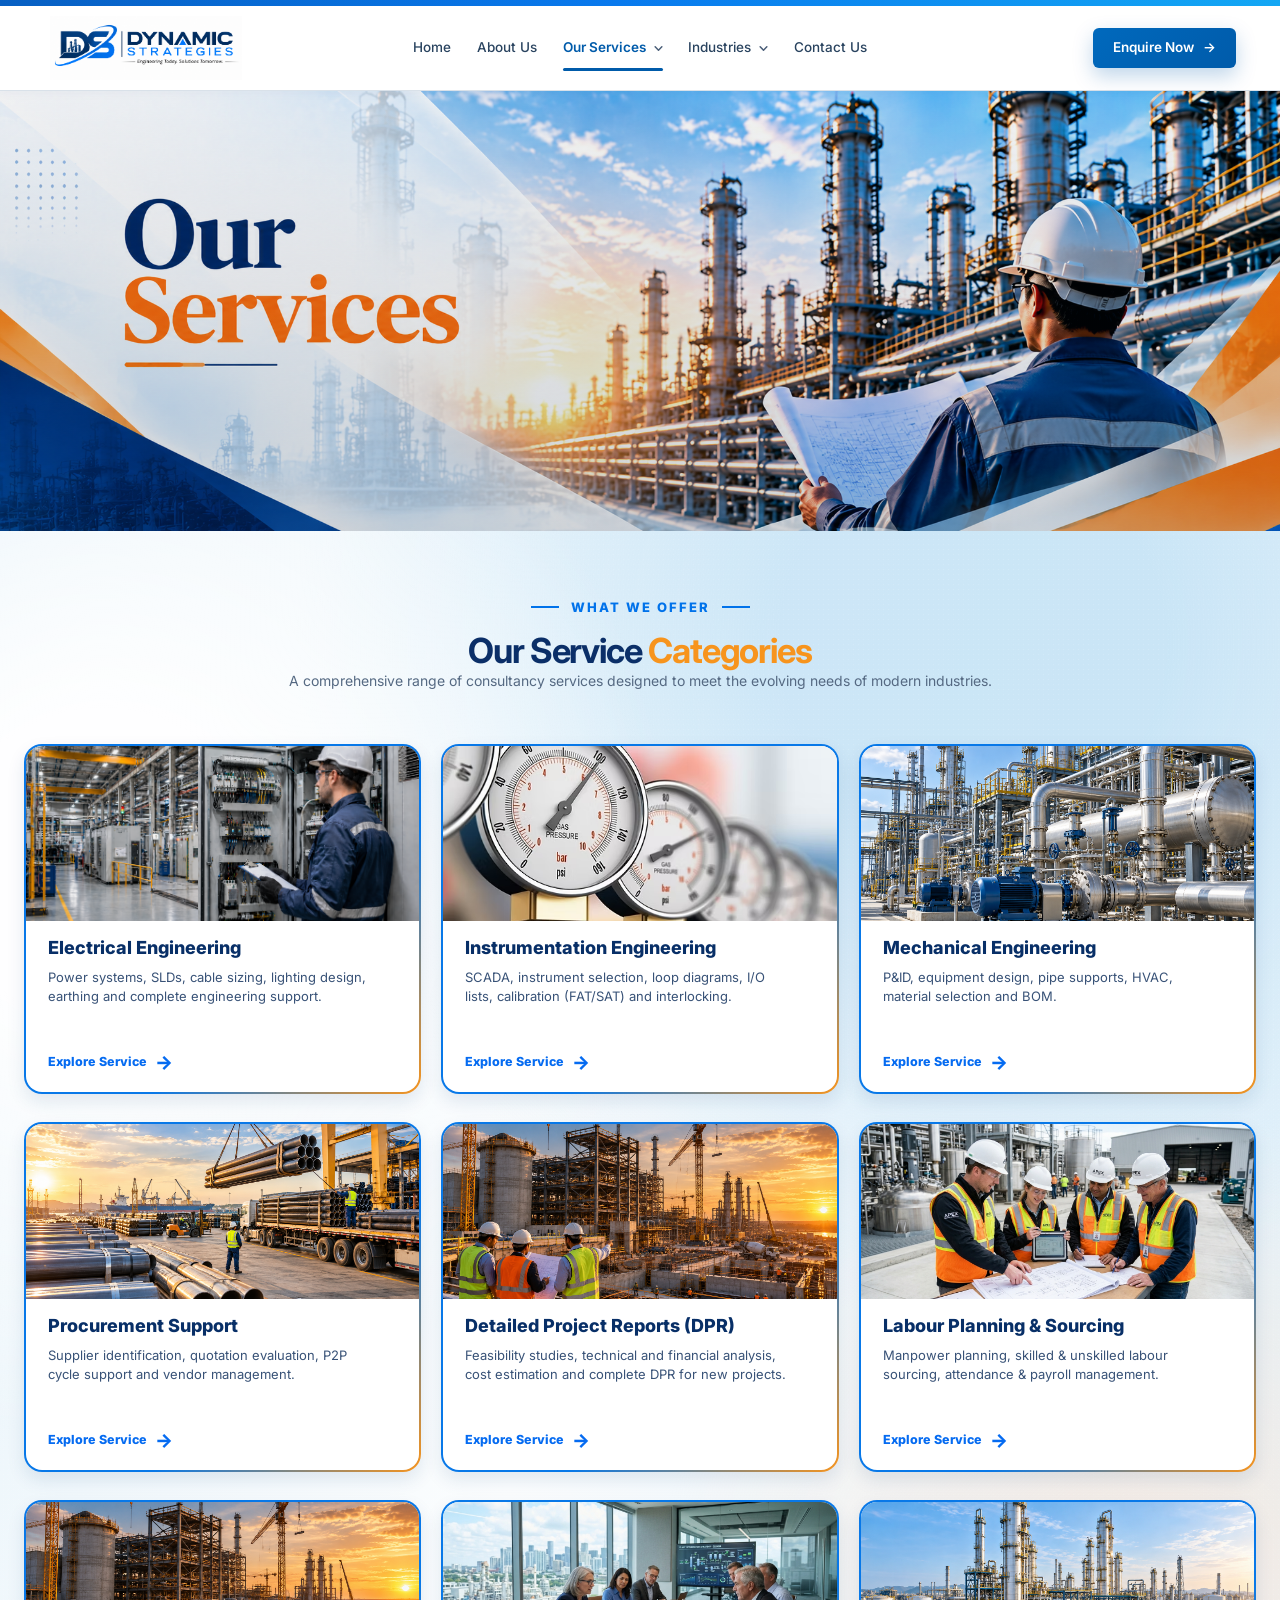
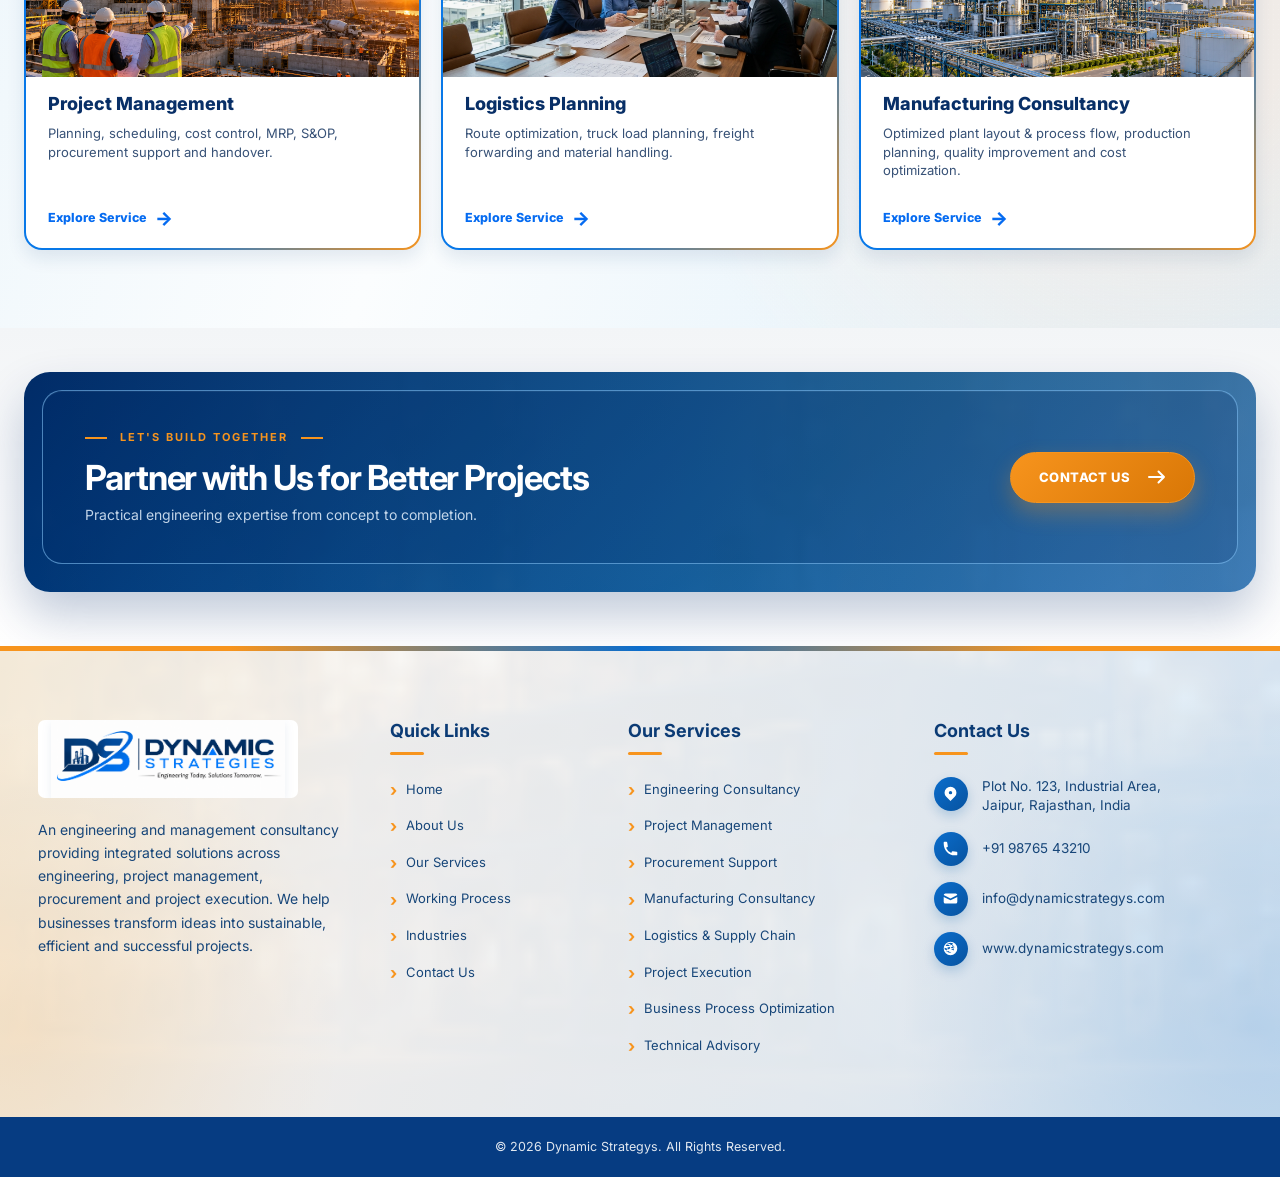
<file: pages/services.html>
<!doctype html>
<html lang="en">

<head>
  <meta charset="UTF-8" />
  <meta name="viewport" content="width=device-width, initial-scale=1.0" />
  <meta name="description" content="Integrated engineering and management consultancy services by Dynamic Strategys." />
  <title>Our Services | Dynamic Strategys</title>
  <link rel="preconnect" href="https://fonts.googleapis.com" />
  <link rel="preconnect" href="https://fonts.gstatic.com" crossorigin />
  <link href="https://fonts.googleapis.com/css2?family=Inter:wght@400;500;600;700;800&family=Lora:wght@500;600;700&family=Montserrat:wght@600;700;800&display=swap" rel="stylesheet" />
  <link rel="stylesheet" href="../styles.css?v=2.9" />
  <link rel="stylesheet" href="services-page.css?v=3.5" />
  <link rel="stylesheet" href="contact-page.css" />
</head>

<body class="services-page">
  <header class="site-header" id="home">
    <div class="header-container">
      <div class="header-left">
        <a class="brand" href="../index.html#home" aria-label="Dynamic Strategys - Home"><span class="brand-symbol"><img class="brand-image" src="../assets/logo.png" alt="Dynamic Strategys logo" /></span></a>
      </div>

      <nav class="nav-menu header-center" id="primary-nav" aria-label="Main menu">
        <ul class="nav-list">
          <li class="nav-item"><a class="nav-link" href="../index.html#home">Home</a></li>
          <li class="nav-item"><a class="nav-link" href="about.html">About Us</a></li>
          <li class="nav-item has-dropdown">
            <a class="nav-link nav-link-dropdown active" href="services.html" aria-haspopup="true" aria-expanded="false" aria-current="page">
              <span>Our Services</span>
              <svg class="chevron-arrow" viewBox="0 0 10 6" fill="none" stroke="currentColor" stroke-width="1.8" stroke-linecap="round" stroke-linejoin="round" aria-hidden="true"><path d="M1 1l4 4 4-4" /></svg>
            </a>
            <ul class="dropdown-list" aria-label="Our Services dropdown">
              <li><a href="service-detail.html?service=electrical-engineering">Electrical Engineering</a></li>
              <li><a href="service-detail.html?service=instrumentation-engineering">Instrumentation &amp; Control</a></li>
              <li><a href="service-detail.html?service=mechanical-engineering">Mechanical Engineering</a></li>
              <li><a href="service-detail.html?service=procurement-support">Procurement Support</a></li>
              <li><a href="service-detail.html?service=detailed-project-reports">Detailed Project Reports (DPR)</a></li>
              <li><a href="service-detail.html?service=project-management">Project Management</a></li>
              <li><a href="service-detail.html?service=logistics-planning">Logistics Planning</a></li>
              <li><a href="service-detail.html?service=manufacturing-consultancy">Manufacturing Consultancy</a></li>
              <li><a href="service-detail.html?service=labour-planning">Labour Planning &amp; Sourcing</a></li>
            </ul>
          </li>
          <li class="nav-item has-dropdown"><a class="nav-link nav-link-dropdown" href="industries.html" aria-haspopup="true" aria-expanded="false"><span>Industries</span><svg class="chevron-arrow" viewBox="0 0 10 6" fill="none" stroke="currentColor" stroke-width="1.8" stroke-linecap="round" stroke-linejoin="round" aria-hidden="true"><path d="M1 1l4 4 4-4" /></svg></a><ul class="dropdown-list industries-dropdown" aria-label="Industries dropdown">
              <li><a href="industry-detail.html?industry=pharmaceuticals">Pharmaceuticals, API &amp; Chemicals</a></li>
              <li><a href="industry-detail.html?industry=food-beverages">Food &amp; Beverages</a></li>
              <li><a href="industry-detail.html?industry=fmcg">FMCG Manufacturing</a></li>
              <li><a href="industry-detail.html?industry=yarns-textiles">Yarns &amp; Textiles</a></li>
              <li><a href="industry-detail.html?industry=packaging-corrugation">Packaging &amp; Corrugation</a></li>
              <li><a href="industry-detail.html?industry=custom-engineering">Fabrication &amp; Heavy Engineering</a></li>
              <li><a href="industry-detail.html?industry=automotive">Automobile &amp; Auto Ancillary</a></li>
              <li><a href="industry-detail.html?industry=marine-structures">Marine &amp; Complex Structures</a></li>
              <li><a href="industry-detail.html?industry=glass-ceramics">Glass &amp; Ceramics</a></li>
              <li><a href="industry-detail.html?industry=pulp-paper">Pulp &amp; Paper Mills</a></li>
              <li><a href="industry-detail.html?industry=logistics-warehousing">Logistics &amp; Warehousing</a></li>
              <li><a href="industry-detail.html?industry=renewable-energy">Renewable Energy</a></li>
              <li><a href="industry-detail.html?industry=polymers-petrochemicals">Polymers &amp; Petro-Chemicals</a></li>
              <li><a href="industry-detail.html?industry=semiconductor-electronics">Semiconductor &amp; Electronics</a></li>
              <li><a href="industry-detail.html?industry=oil-gas">Oil &amp; Gas</a></li>
            </ul></li>
          <li class="nav-item"><a class="nav-link" href="contact.html">Contact Us</a></li>
        </ul>
        <div class="mobile-nav-cta"><a class="btn-touch mobile-btn-touch open-enquiry-modal" href="#enquiryModal"><span>Enquire Now</span><span aria-hidden="true">→</span></a></div>
      </nav>

      <div class="header-right"><a class="btn-touch header-btn-touch open-enquiry-modal" href="#enquiryModal"><span>Enquire Now</span><span aria-hidden="true">→</span></a><button class="nav-toggle" type="button" aria-expanded="false" aria-controls="primary-nav" aria-label="Toggle navigation"><span class="hamburger-bar"></span><span class="hamburger-bar"></span><span class="hamburger-bar"></span></button></div>
    </div>
  </header>

  <main>
    <section class="contact-hero-banner" aria-label="Our Services Banner">
      <div class="hero-image-wrap">
        <img class="contact-banner-img" src="../assets/bannera/service.png" alt="Our Services - Dynamic Strategys" />
        <div class="banner-gradient-overlay" aria-hidden="true"></div>
      </div>
      <div class="contact-hero-caption visually-hidden">
        <h1>Our Services - Dynamic Strategys</h1>
        <p>Integrated engineering and management consultancy services for successful and sustainable projects.</p>
      </div>
    </section>

    <section class="reference-services-section" id="all" aria-labelledby="service-categories-title">
      <div class="reference-services-intro"><div class="reference-kicker"><i></i><span>WHAT WE OFFER</span><i></i></div><h2 id="service-categories-title">Our Service <span>Categories</span></h2><p>A comprehensive range of consultancy services designed to meet the evolving needs of modern industries.</p></div>

      <div class="reference-service-grid">
        <article class="reference-service-card card-orange" id="electrical"><div class="service-card-image"><img src="../assets/services-generated/electrical-engineering.png" alt="Electrical engineering control panels" loading="lazy" /><span class="service-card-number">01</span></div><div class="service-card-content"><div class="service-card-label"><b>⚡</b><span>ELECTRICAL ENGINEERING</span></div><h3>Electrical Engineering</h3><p>Power systems, SLDs, cable sizing, lighting design, earthing and complete engineering support.</p><a href="contact.html?service=Electrical+Engineering#contact-form">Explore Service <span>→</span></a><button class="service-card-arrow" aria-label="Explore Electrical Engineering">›</button></div></article>
        <article class="reference-service-card card-blue" id="instrumentation"><div class="service-card-image"><img src="../assets/services-generated/instrumentation-control.png" alt="Instrumentation and control equipment" loading="lazy" /><span class="service-card-number">02</span></div><div class="service-card-content"><div class="service-card-label"><b>⌘</b><span>INSTRUMENTATION ENGINEERING</span></div><h3>Instrumentation Engineering</h3><p>SCADA, instrument selection, loop diagrams, I/O lists, calibration (FAT/SAT) and interlocking.</p><a href="contact.html?service=Instrumentation+Engineering#contact-form">Explore Service <span>→</span></a><button class="service-card-arrow" aria-label="Explore Instrumentation Engineering">›</button></div></article>
        <article class="reference-service-card card-green" id="mechanical"><div class="service-card-image"><img src="../assets/services-generated/mechanical-engineering.png" alt="Mechanical engineering pipework" loading="lazy" /><span class="service-card-number">03</span></div><div class="service-card-content"><div class="service-card-label"><b>⚙</b><span>MECHANICAL ENGINEERING</span></div><h3>Mechanical Engineering</h3><p>P&amp;ID, equipment design, pipe supports, HVAC, material selection and BOM.</p><a href="contact.html?service=Mechanical+Engineering#contact-form">Explore Service <span>→</span></a><button class="service-card-arrow" aria-label="Explore Mechanical Engineering">›</button></div></article>
        <article class="reference-service-card card-purple" id="procurement"><div class="service-card-image"><img src="../assets/services-generated/procurement-support.png" alt="Procurement support in an industrial warehouse" loading="lazy" /><span class="service-card-number">04</span></div><div class="service-card-content"><div class="service-card-label"><b>🛒</b><span>PROCUREMENT SUPPORT</span></div><h3>Procurement Support</h3><p>Supplier identification, quotation evaluation, P2P cycle support and vendor management.</p><a href="contact.html?service=Procurement+Support#contact-form">Explore Service <span>→</span></a><button class="service-card-arrow" aria-label="Explore Procurement Support">›</button></div></article>
        <article class="reference-service-card card-orange" id="dpr"><div class="service-card-image"><img src="../assets/services-generated/project-management.png" alt="Detailed project report planning" loading="lazy" /><span class="service-card-number">05</span></div><div class="service-card-content"><div class="service-card-label"><b>▤</b><span>DETAILED PROJECT REPORTS (DPR)</span></div><h3>Detailed Project Reports (DPR)</h3><p>Feasibility studies, technical and financial analysis, cost estimation and complete DPR for new projects.</p><a href="contact.html?service=Detailed+Project+Reports#contact-form">Explore Service <span>→</span></a><button class="service-card-arrow" aria-label="Explore Detailed Project Reports">›</button></div></article>
        <article class="reference-service-card card-blue" id="labour"><div class="service-card-image"><img src="../assets/about-engineers-hd.jpg" alt="Industrial team planning work" loading="lazy" /><span class="service-card-number">06</span></div><div class="service-card-content"><div class="service-card-label"><b>♟</b><span>LABOUR PLANNING &amp; SOURCING</span></div><h3>Labour Planning &amp; Sourcing</h3><p>Manpower planning, skilled &amp; unskilled labour sourcing, attendance &amp; payroll management.</p><a href="contact.html?service=Labour+Planning#contact-form">Explore Service <span>→</span></a><button class="service-card-arrow" aria-label="Explore Labour Planning">›</button></div></article>
        <article class="reference-service-card card-green" id="project-management"><div class="service-card-image"><img src="../assets/services-generated/project-management.png" alt="Project management planning" loading="lazy" /><span class="service-card-number">07</span></div><div class="service-card-content"><div class="service-card-label"><b>▥</b><span>PROJECT MANAGEMENT</span></div><h3>Project Management</h3><p>Planning, scheduling, cost control, MRP, S&amp;OP, procurement support and handover.</p><a href="contact.html?service=Project+Management#contact-form">Explore Service <span>→</span></a><button class="service-card-arrow" aria-label="Explore Project Management">›</button></div></article>
        <article class="reference-service-card card-purple" id="logistics"><div class="service-card-image"><img src="../assets/service-consultancy.jpg" alt="Logistics planning and industrial supply chain" loading="lazy" /><span class="service-card-number">08</span></div><div class="service-card-content"><div class="service-card-label"><b>▰</b><span>LOGISTICS PLANNING</span></div><h3>Logistics Planning</h3><p>Route optimization, truck load planning, freight forwarding and material handling.</p><a href="contact.html?service=Logistics+Planning#contact-form">Explore Service <span>→</span></a><button class="service-card-arrow" aria-label="Explore Logistics Planning">›</button></div></article>
        <article class="reference-service-card card-orange" id="manufacturing"><div class="service-card-image"><img src="../assets/services-generated/industrial-consultancy.png" alt="Manufacturing consultancy and production line" loading="lazy" /><span class="service-card-number">09</span></div><div class="service-card-content"><div class="service-card-label"><b>▣</b><span>MANUFACTURING CONSULTANCY</span></div><h3>Manufacturing Consultancy</h3><p>Optimized plant layout &amp; process flow, production planning, quality improvement and cost optimization.</p><a href="contact.html?service=Manufacturing+Consultancy#contact-form">Explore Service <span>→</span></a><button class="service-card-arrow" aria-label="Explore Manufacturing Consultancy">›</button></div></article>
      </div>
    </section>
  </main>

  <section class="cta-section cta-banner-section" aria-labelledby="cta-title">
    <div class="cta-panel">
      <div class="cta-panel-inner">
        <div class="cta-copy">
          <div class="cta-eyebrow"><span></span><b>LET'S BUILD TOGETHER</b><span></span></div>
          <h2 id="cta-title">Partner with Us for Better Projects</h2>
          <p>Practical engineering expertise from concept to completion.</p>
        </div>
        <a class="cta-button" href="contact.html">
          <span>CONTACT US</span>
          <svg viewBox="0 0 18 14" fill="none" stroke="currentColor" stroke-width="2" stroke-linecap="round" stroke-linejoin="round" aria-hidden="true">
            <path d="M1 7h15M10.5 1.5L16 7l-5.5 5.5" />
          </svg>
        </a>
      </div>
    </div>
  </section>

  <footer class="site-footer" id="contact">
    <div class="footer-body">
      <!-- Night refinery photographic backdrop on the right -->
      <div class="footer-backdrop" aria-hidden="true"></div>

      <div class="footer-container">
        <!-- Column 1: Company Logo & Description -->
        <div class="footer-col col-about">
          <a class="brand brand-footer" href="../index.html#home" aria-label="Dynamic Strategys - Home">
            <span class="brand-symbol">
              <img class="brand-image" src="../assets/logo.png" alt="Dynamic Strategys logo" />
            </span>
          </a>
          <p class="about-text">
            An engineering and management consultancy providing integrated solutions across engineering, project
            management, procurement and project execution. We help businesses transform ideas into sustainable,
            efficient and successful projects.
          </p>
        </div>

        <!-- Column 2: Quick Links -->
        <div class="footer-col col-quick-links">
          <h2 class="col-title">Quick Links</h2>
          <ul class="footer-nav-list">
            <li><a href="../index.html#home">Home</a></li>
            <li><a href="about.html">About Us</a></li>
            <li><a href="#all">Our Services</a></li>
            <li><a href="../index.html#working-process">Working Process</a></li>
            <li><a href="industries.html">Industries</a></li>
            <li><a href="contact.html">Contact Us</a></li>
          </ul>
        </div>

        <!-- Column 3: Our Services -->
        <div class="footer-col col-services">
          <h2 class="col-title">Our Services</h2>
          <ul class="footer-nav-list">
            <li><a href="#all">Engineering Consultancy</a></li>
            <li><a href="#all">Project Management</a></li>
            <li><a href="#all">Procurement Support</a></li>
            <li><a href="#all">Manufacturing Consultancy</a></li>
            <li><a href="#all">Logistics &amp; Supply Chain</a></li>
            <li><a href="#all">Project Execution</a></li>
            <li><a href="#all">Business Process Optimization</a></li>
            <li><a href="#all">Technical Advisory</a></li>
          </ul>
        </div>

        <!-- Column 4: Contact Us -->
        <div class="footer-col col-contact">
          <h2 class="col-title">Contact Us</h2>
          <ul class="contact-details-list">
            <!-- Address -->
            <li class="contact-item">
              <span class="contact-icon-circle" aria-hidden="true">
                <svg width="18" height="18" viewBox="0 0 20 20" fill="currentColor">
                  <path fill-rule="evenodd"
                    d="M5.05 4.05a7 7 0 119.9 9.9L10 18.9l-4.95-4.95a7 7 0 010-9.9zM10 11a2 2 0 100-4 2 2 0 000 4z"
                    clip-rule="evenodd" />
                </svg>
              </span>
              <span class="contact-text">
                Plot No. 123, Industrial Area,<br />
                Jaipur, Rajasthan, India
              </span>
            </li>

            <!-- Phone -->
            <li class="contact-item">
              <span class="contact-icon-circle" aria-hidden="true">
                <svg width="18" height="18" viewBox="0 0 20 20" fill="currentColor">
                  <path
                    d="M2 3a1 1 0 011-1h2.153a1 1 0 01.986.836l.74 4.435a1 1 0 01-.54 1.06l-1.548.773a11.037 11.037 0 006.105 6.105l.774-1.548a1 1 0 011.059-.54l4.435.74a1 1 0 01.836.986V17a1 1 0 01-1 1h-2C7.82 18 2 12.18 2 4V3z" />
                </svg>
              </span>
              <span class="contact-text">
                <a href="tel:+919876543210">+91 98765 43210</a>
              </span>
            </li>

            <!-- Email -->
            <li class="contact-item">
              <span class="contact-icon-circle" aria-hidden="true">
                <svg width="18" height="18" viewBox="0 0 20 20" fill="currentColor">
                  <path d="M2.003 5.884L10 9.882l7.997-3.998A2 2 0 0016 4H4a2 2 0 00-1.997 1.884z" />
                  <path d="M18 8.118l-8 4-8-4V14a2 2 0 002 2h12a2 2 0 002-2V8.118z" />
                </svg>
              </span>
              <span class="contact-text">
                <a href="mailto:info@dynamicstrategys.com">info@dynamicstrategys.com</a>
              </span>
            </li>

            <!-- Website -->
            <li class="contact-item">
              <span class="contact-icon-circle" aria-hidden="true">
                <svg width="18" height="18" viewBox="0 0 20 20" fill="currentColor">
                  <path fill-rule="evenodd"
                    d="M10 18a8 8 0 100-16 8 8 0 000 16zM4.332 7.027a6.002 6.002 0 018.73-2.905c-.287.49-.624.962-1.009 1.408a11.164 11.164 0 00-4.08 1.497H4.332zm-1.07 4.148A6.027 6.027 0 013.04 10c0-.348.03-.688.087-1.018l2.678.966c-.035.344-.055.694-.055 1.052 0 .425.029.84.084 1.243l-2.572-1.095zm1.758 2.656l2.39-1.018a11.17 11.17 0 003.58 1.954 6.003 6.003 0 01-5.97-1.936zm8.647-1.472a11.196 11.196 0 00-3.155-1.745 9.176 9.176 0 00.32-1.614l3.19.988a6.022 6.022 0 01-.355 2.371zm1.264-3.523l-3.328-1.03c.123-.62.298-1.218.52-1.78a6.002 6.002 0 012.808 2.81zm-4.708-3.92a9.18 9.18 0 00-.737 1.632 11.18 11.18 0 00-4.06-1.503 6.004 6.004 0 014.797-.129zm-2.03 3.65c.34-.087.693-.15 1.054-.187.164.56.297 1.144.394 1.743-1.066.38-2.062.883-2.97 1.49-.074-.593-.118-1.203-.118-1.823 0-.416.02-.824.057-1.223h1.583zm2.593 1.94c-.114-.658-.26-1.298-.44-1.91 1.082-.36 2.096-.838 3.023-1.417.065.556.102 1.124.102 1.704 0 .438-.023.868-.066 1.29l-2.619.333z"
                    clip-rule="evenodd" />
                </svg>
              </span>
              <span class="contact-text">
                <a href="https://www.dynamicstrategys.com" target="_blank" rel="noopener">www.dynamicstrategys.com</a>
              </span>
            </li>
          </ul>
        </div>
      </div>
    </div>

    <!-- Bottom Legal Copyright Bar -->
    <div class="footer-bottom">
      <div class="bottom-container">
        <p class="copyright-text">
          &copy; <span id="current-year">2026</span> Dynamic Strategys. All Rights Reserved.
        </p>
      </div>
    </div>
  </footer>

  <!-- ==========================================================================
       ENQUIRE NOW POPUP MODAL (Exact Match to User Reference Mockup)
       ========================================================================== -->
  <div class="enquiry-modal-backdrop" id="enquiryModal" role="dialog" aria-modal="true" aria-labelledby="enquiryModalTitle" aria-hidden="true">
    <div class="enquiry-modal-overlay" data-close-modal></div>
    
    <div class="enquiry-modal-container">
      <!-- Close Button (X) -->
      <button type="button" class="enquiry-modal-close" data-close-modal aria-label="Close Enquiry Form">
        <svg viewBox="0 0 24 24" fill="none" stroke="currentColor" stroke-width="2.2" stroke-linecap="round" stroke-linejoin="round">
          <line x1="18" y1="6" x2="6" y2="18" />
          <line x1="6" y1="6" x2="18" y2="18" />
        </svg>
      </button>

      <div class="enquiry-modal-layout">
        <!-- Left Visual & Value Proposition Column -->
        <div class="enquiry-modal-left">
          <div class="enquiry-left-overlay"></div>
          <div class="enquiry-left-content">
            <div class="enquiry-left-kicker">
              <span class="enquiry-dash">—</span>
              <span>LET'S DISCUSS</span>
            </div>
            
            <h3 class="enquiry-left-title">
              Enquire Now<br />
              for Your<br />
              <span class="text-orange">Project Needs</span>
            </h3>
            
            <p class="enquiry-left-desc">
              Share your requirements and our team will get back to you with the right solution for your business.
            </p>

            <!-- Bottom Floating Trust Card -->
            <div class="enquiry-trust-card">
              <!-- Item 1 -->
              <div class="enquiry-trust-item">
                <div class="enquiry-trust-icon">
                  <svg viewBox="0 0 24 24" fill="none" stroke="currentColor" stroke-width="2" stroke-linecap="round" stroke-linejoin="round">
                    <path d="M21 15a2 2 0 0 1-2 2H7l-4 4V5a2 2 0 0 1 2-2h14a2 2 0 0 1 2 2z"/>
                  </svg>
                </div>
                <div class="enquiry-trust-meta">
                  <b>Quick Response</b>
                  <span>We usually respond within 24 hours</span>
                </div>
              </div>

              <!-- Item 2 -->
              <div class="enquiry-trust-item">
                <div class="enquiry-trust-icon">
                  <svg viewBox="0 0 24 24" fill="none" stroke="currentColor" stroke-width="2" stroke-linecap="round" stroke-linejoin="round">
                    <circle cx="12" cy="12" r="3"/>
                    <path d="M19.4 15a1.65 1.65 0 0 0 .33 1.82l.06.06a2 2 0 0 1 0 2.83 2 2 0 0 1-2.83 0l-.06-.06a1.65 1.65 0 0 0-1.82-.33 1.65 1.65 0 0 0-1 1.51V21a2 2 0 0 1-2 2 2 2 0 0 1-2-2v-.09A1.65 1.65 0 0 0 9 19.4a1.65 1.65 0 0 0-1.82.33l-.06.06a2 2 0 0 1-2.83 0 2 2 0 0 1 0-2.83l.06-.06a1.65 1.65 0 0 0 .33-1.82 1.65 1.65 0 0 0-1.51-1H3a2 2 0 0 1-2-2 2 2 0 0 1 2-2h.09A1.65 1.65 0 0 0 4.6 9a1.65 1.65 0 0 0-.33-1.82l-.06-.06a2 2 0 0 1 0-2.83 2 2 0 0 1 2.83 0l.06.06a1.65 1.65 0 0 0 1.82.33H9a1.65 1.65 0 0 0 1-1.51V3a2 2 0 0 1 2-2 2 2 0 0 1 2 2v.09a1.65 1.65 0 0 0 1 1.51 1.65 1.65 0 0 0 1.82-.33l.06-.06a2 2 0 0 1 2.83 0 2 2 0 0 1 0 2.83l-.06.06a1.65 1.65 0 0 0-.33 1.82V9a1.65 1.65 0 0 0 1.51 1H21a2 2 0 0 1 2 2 2 2 0 0 1-2 2h-.09a1.65 1.65 0 0 0-1.51 1z"/>
                  </svg>
                </div>
                <div class="enquiry-trust-meta">
                  <b>Expert Consultation</b>
                  <span>Tailored solutions for your project</span>
                </div>
              </div>

              <!-- Item 3 -->
              <div class="enquiry-trust-item">
                <div class="enquiry-trust-icon">
                  <svg viewBox="0 0 24 24" fill="none" stroke="currentColor" stroke-width="2" stroke-linecap="round" stroke-linejoin="round">
                    <path d="M14 2H6a2 2 0 0 0-2 2v16a2 2 0 0 0 2 2h12a2 2 0 0 0 2-2V8z"/>
                    <polyline points="14 2 14 8 20 8"/>
                    <line x1="16" y1="13" x2="8" y2="13"/>
                    <line x1="16" y1="17" x2="8" y2="17"/>
                  </svg>
                </div>
                <div class="enquiry-trust-meta">
                  <b>Confidential Inquiry</b>
                  <span>Your information is always secure</span>
                </div>
              </div>

              <!-- Item 4 -->
              <div class="enquiry-trust-item">
                <div class="enquiry-trust-icon">
                  <svg viewBox="0 0 24 24" fill="none" stroke="currentColor" stroke-width="2" stroke-linecap="round" stroke-linejoin="round">
                    <path d="M17 21v-2a4 4 0 0 0-4-4H5a4 4 0 0 0-4 4v2"/>
                    <circle cx="9" cy="7" r="4"/>
                    <path d="M23 21v-2a4 4 0 0 0-3-3.87"/>
                    <path d="M16 3.13a4 4 0 0 1 0 7.75"/>
                  </svg>
                </div>
                <div class="enquiry-trust-meta">
                  <b>Trusted by Industry Leaders</b>
                  <span>Proven expertise across 15+ industries</span>
                </div>
              </div>
            </div>
          </div>
        </div>

        <!-- Right Interactive Form Column -->
        <div class="enquiry-modal-right">
          <div class="enquiry-right-kicker">
            <span class="enquiry-dash">—</span>
            <span>GET IN TOUCH</span>
          </div>

          <h2 class="enquiry-right-title" id="enquiryModalTitle">Enquire Now</h2>
          <p class="enquiry-right-desc">
            Fill out the form and our team will get back to you shortly with the best solution for your requirements.
          </p>

          <form class="enquiry-modal-form" id="enquiryModalForm">
            <div class="enquiry-form-grid">
              <!-- Full Name -->
              <div class="enquiry-field-group">
                <label for="eqFullName">Full Name <span class="required-star">*</span></label>
                <div class="enquiry-input-wrap">
                  <span class="enquiry-input-icon" aria-hidden="true">
                    <svg viewBox="0 0 24 24" fill="none" stroke="currentColor" stroke-width="2"><path d="M20 21v-2a4 4 0 0 0-4-4H8a4 4 0 0 0-4 4v2"/><circle cx="12" cy="7" r="4"/></svg>
                  </span>
                  <input type="text" id="eqFullName" name="fullName" placeholder="Enter your full name" required />
                </div>
              </div>

              <!-- Company Name -->
              <div class="enquiry-field-group">
                <label for="eqCompanyName">Company Name <span class="required-star">*</span></label>
                <div class="enquiry-input-wrap">
                  <span class="enquiry-input-icon" aria-hidden="true">
                    <svg viewBox="0 0 24 24" fill="none" stroke="currentColor" stroke-width="2"><rect x="4" y="2" width="16" height="20" rx="2" ry="2"/><line x1="9" y1="22" x2="9" y2="22.01"/><line x1="15" y1="22" x2="15" y2="22.01"/><line x1="9" y1="6" x2="9" y2="6.01"/><line x1="15" y1="6" x2="15" y2="6.01"/><line x1="9" y1="10" x2="9" y2="10.01"/><line x1="15" y1="10" x2="15" y2="10.01"/><line x1="9" y1="14" x2="9" y2="14.01"/><line x1="15" y1="14" x2="15" y2="14.01"/><line x1="9" y1="18" x2="9" y2="18.01"/><line x1="15" y1="18" x2="15" y2="18.01"/></svg>
                  </span>
                  <input type="text" id="eqCompanyName" name="companyName" placeholder="Enter company name" required />
                </div>
              </div>

              <!-- Email Address -->
              <div class="enquiry-field-group">
                <label for="eqEmail">Email Address <span class="required-star">*</span></label>
                <div class="enquiry-input-wrap">
                  <span class="enquiry-input-icon" aria-hidden="true">
                    <svg viewBox="0 0 24 24" fill="none" stroke="currentColor" stroke-width="2"><path d="M4 4h16c1.1 0 2 .9 2 2v12c0 1.1-.9 2-2 2H4c-1.1 0-2-.9-2-2V6c0-1.1.9-2 2-2z"/><polyline points="22,6 12,13 2,6"/></svg>
                  </span>
                  <input type="email" id="eqEmail" name="email" placeholder="Enter your email address" required />
                </div>
              </div>

              <!-- Phone Number -->
              <div class="enquiry-field-group">
                <label for="eqPhone">Phone Number <span class="required-star">*</span></label>
                <div class="enquiry-input-wrap">
                  <span class="enquiry-input-icon" aria-hidden="true">
                    <svg viewBox="0 0 24 24" fill="none" stroke="currentColor" stroke-width="2"><path d="M22 16.92v3a2 2 0 0 1-2.18 2 19.79 19.79 0 0 1-8.63-3.07 19.5 19.5 0 0 1-6-6 19.79 19.79 0 0 1-3.07-8.67A2 2 0 0 1 4.11 2h3a2 2 0 0 1 2 1.72 12.84 12.84 0 0 0 .7 2.81 2 2 0 0 1-.45 2.11L8.09 9.91a16 16 0 0 0 6 6l1.27-1.27a2 2 0 0 1 2.11-.45 12.84 12.84 0 0 0 2.81.7A2 2 0 0 1 22 16.92z"/></svg>
                  </span>
                  <input type="tel" id="eqPhone" name="phone" placeholder="Enter your phone number" required />
                </div>
              </div>

              <!-- Project Type -->
              <div class="enquiry-field-group">
                <label for="eqProjectType">Project Type <span class="required-star">*</span></label>
                <div class="enquiry-input-wrap enquiry-select-wrap">
                  <span class="enquiry-input-icon" aria-hidden="true">
                    <svg viewBox="0 0 24 24" fill="none" stroke="currentColor" stroke-width="2"><line x1="8" y1="6" x2="21" y2="6"/><line x1="8" y1="12" x2="21" y2="12"/><line x1="8" y1="18" x2="21" y2="18"/><line x1="3" y1="6" x2="3.01" y2="6"/><line x1="3" y1="12" x2="3.01" y2="12"/><line x1="3" y1="18" x2="3.01" y2="18"/></svg>
                  </span>
                  <select id="eqProjectType" name="projectType" required>
                    <option value="" disabled selected>Select project type</option>
                    <option value="feed-engineering">FEED &amp; Detailed Engineering</option>
                    <option value="project-governance">Disciplined Project Governance (PMC)</option>
                    <option value="procurement-support">Procurement &amp; Vendor Management</option>
                    <option value="site-supervision">Site Supervision &amp; Commissioning</option>
                    <option value="plant-revamp">Plant Revamp &amp; Debottlenecking</option>
                    <option value="safety-audit">Process Safety &amp; Hazop Studies</option>
                    <option value="turnkey-consultancy">Turnkey Strategic Consultancy</option>
                  </select>
                </div>
              </div>

              <!-- Industry -->
              <div class="enquiry-field-group">
                <label for="eqIndustry">Industry <span class="required-star">*</span></label>
                <div class="enquiry-input-wrap enquiry-select-wrap">
                  <span class="enquiry-input-icon" aria-hidden="true">
                    <svg viewBox="0 0 24 24" fill="none" stroke="currentColor" stroke-width="2"><path d="M18 20V10M12 20V4M6 20v-6"/></svg>
                  </span>
                  <select id="eqIndustry" name="industry" required>
                    <option value="" disabled selected>Select industry</option>
                    <option value="oil-gas">Oil &amp; Gas / Petrochemicals</option>
                    <option value="chemicals">Chemicals &amp; Specialty Process</option>
                    <option value="pharma">Pharmaceuticals &amp; Life Sciences</option>
                    <option value="energy">Power &amp; Renewable Energy</option>
                    <option value="water">Water &amp; Industrial Wastewater</option>
                    <option value="food-beverage">Food &amp; Beverage Processing</option>
                    <option value="manufacturing">Heavy Industrial Manufacturing</option>
                    <option value="infrastructure">Infrastructure &amp; Civil Engineering</option>
                  </select>
                </div>
              </div>

              <!-- Project Requirements (Full width) -->
              <div class="enquiry-field-group full-width">
                <label for="eqRequirements">Project Requirements <span class="required-star">*</span></label>
                <div class="enquiry-input-wrap textarea-wrap">
                  <span class="enquiry-input-icon textarea-icon" aria-hidden="true">
                    <svg viewBox="0 0 24 24" fill="none" stroke="currentColor" stroke-width="2"><path d="M14 2H6a2 2 0 0 0-2 2v16a2 2 0 0 0 2 2h12a2 2 0 0 0 2-2V8z"/><polyline points="14 2 14 8 20 8"/><line x1="16" y1="13" x2="8" y2="13"/><line x1="16" y1="17" x2="8" y2="17"/></svg>
                  </span>
                  <textarea id="eqRequirements" name="requirements" rows="3" placeholder="Tell us about your project requirements..." required></textarea>
                </div>
              </div>

              <!-- Project Location -->
              <div class="enquiry-field-group">
                <label for="eqLocation">Project Location</label>
                <div class="enquiry-input-wrap">
                  <span class="enquiry-input-icon" aria-hidden="true">
                    <svg viewBox="0 0 24 24" fill="none" stroke="currentColor" stroke-width="2"><path d="M21 10c0 7-9 13-9 13s-9-6-9-13a9 9 0 0 1 18 0z"/><circle cx="12" cy="10" r="3"/></svg>
                  </span>
                  <input type="text" id="eqLocation" name="location" placeholder="Enter project location" />
                </div>
              </div>

              <!-- Expected Timeline -->
              <div class="enquiry-field-group">
                <label for="eqTimeline">Expected Timeline</label>
                <div class="enquiry-input-wrap enquiry-select-wrap">
                  <span class="enquiry-input-icon" aria-hidden="true">
                    <svg viewBox="0 0 24 24" fill="none" stroke="currentColor" stroke-width="2"><rect x="3" y="4" width="18" height="18" rx="2" ry="2"/><line x1="16" y1="2" x2="16" y2="6"/><line x1="8" y1="2" x2="8" y2="6"/><line x1="3" y1="10" x2="21" y2="10"/></svg>
                  </span>
                  <select id="eqTimeline" name="timeline">
                    <option value="" disabled selected>Select timeline</option>
                    <option value="immediate">Immediate (&lt; 1 month)</option>
                    <option value="1-3-months">1 – 3 Months</option>
                    <option value="3-6-months">3 – 6 Months</option>
                    <option value="planning">6+ Months (Planning Stage)</option>
                  </select>
                </div>
              </div>
            </div>

            <!-- Agreement Checkbox -->
            <div class="enquiry-checkbox-row">
              <label class="enquiry-checkbox-label">
                <input type="checkbox" name="consent" required checked />
                <span class="checkbox-text">I agree to be contacted by Dynamic Strategys regarding my inquiry.</span>
              </label>
            </div>

            <!-- Submit Button -->
            <button type="submit" class="btn-enquiry-submit">
              <span>Submit Enquiry</span>
              <svg class="arrow-right" viewBox="0 0 14 12" fill="none" stroke="currentColor" stroke-width="2.2" stroke-linecap="round" stroke-linejoin="round" aria-hidden="true">
                <path d="M1 6h11M7.5 1.5L12 6l-4.5 4.5" />
              </svg>
            </button>
          </form>
        </div>
      </div>
    </div>
  </div>

  <script>
    const serviceDetailSlugs = {
      electrical: "electrical-engineering",
      instrumentation: "instrumentation-engineering",
      mechanical: "mechanical-engineering",
      procurement: "procurement-support",
      dpr: "detailed-project-reports",
      labour: "labour-planning",
      "project-management": "project-management",
      logistics: "logistics-planning",
      manufacturing: "manufacturing-consultancy"
    };
    document.querySelectorAll(".reference-service-card").forEach((card) => {
      const slug = serviceDetailSlugs[card.id];
      const serviceLink = card.querySelector(".service-card-content a");
      if (slug && serviceLink) serviceLink.href = "service-detail.html?service=" + slug;
    });
  </script>
  <script src="../script.js?v=1.1"></script>
</body>

</html>
</file>
<file: styles.css>
/* ==========================================================================
   Company Name - Exact Design System & Styling
   Replicating the exact Header & Footer design from user mockup
   ========================================================================== */

:root {
  --primary-blue: #0072ea;
  --primary-blue-hover: #0060c7;
  --accent-cyan: #00b4f8;
  --dark-navy: #001935;
  --dark-navy-deep: #01142a;
  --text-dark: #0a1c36;
  --text-nav: #20324c;
  --text-muted: #5a6f8b;
  --text-footer-muted: #9cb2cc;
  --text-footer-dim: #7f97b4;
  --border-light: rgba(0, 0, 0, 0.05);
  --border-footer: rgba(255, 255, 255, 0.08);
  --font-brand: "Montserrat", sans-serif;
  --font-body: "Inter", -apple-system, BlinkMacSystemFont, "Segoe UI", Roboto, sans-serif;
  --font-serif: var(--font-body, "Inter", sans-serif);
}

*, *::before, *::after {
  box-sizing: border-box;
  margin: 0;
  padding: 0;
}

html {
  scroll-behavior: smooth;
  font-size: 16px;
}

body {
  font-family: var(--font-body);
  color: var(--text-dark);
  background-color: #f5f8fc;
  -webkit-font-smoothing: antialiased;
  -moz-osx-font-smoothing: grayscale;
  line-height: 1.5;
}

a {
  color: inherit;
  text-decoration: none;
  transition: color 0.2s ease, opacity 0.2s ease;
}

ul {
  list-style: none;
}

/* View mode rules removed - Hero Video Banner is now directly active */

/* ==========================================================================
   Brand Logo & Typography (Header & Footer)
   ========================================================================== */
.brand {
  display: inline-flex;
  align-items: center;
  gap: 12px;
  flex-shrink: 0;
  text-decoration: none;
}

.brand-symbol {
  display: flex;
  align-items: center;
  justify-content: center;
  width: 168px;
  height: 56px;
  flex: 0 0 168px;
  overflow: hidden;
  border-radius: 5px;
}

.brand-svg {
  width: 100%;
  height: 100%;
  display: block;
}

.brand-image {
  display: block;
  width: 100%;
  height: 100%;
  object-fit: contain;
}

.brand-footer .brand-symbol {
  background: #ffffff;
}

.brand-details {
  display: flex;
  flex-direction: column;
  gap: 2px;
}

.brand-name {
  font-family: var(--font-brand);
  font-weight: 800;
  font-size: 18.5px;
  line-height: 1.1;
  letter-spacing: -0.2px;
  color: var(--text-dark);
}

.brand-tagline {
  font-family: var(--font-brand);
  font-weight: 500;
  font-size: 9.5px;
  line-height: 1.2;
  letter-spacing: 0.2px;
  color: var(--text-muted);
}

/* Footer Brand Overrides */
.brand-footer .brand-name {
  color: #ffffff;
}

.brand-footer .brand-tagline {
  color: #8faac6;
}

/* ==========================================================================
   Header Navbar (Centered Navigation Layout)
   ========================================================================== */
.site-header {
  position: relative;
  z-index: 50;
  background: #ffffff;
  border-bottom: 1px solid var(--border-light);
  box-shadow: 0 2px 10px rgba(0, 0, 0, 0.02);
}

.header-container {
  display: flex;
  align-items: center;
  justify-content: space-between;
  width: 100%;
  max-width: 1600px;
  margin: 0 auto;
  padding: 0 clamp(20px, 3.5vw, 55px);
  height: 78px;
  position: relative;
}

/* Header Left: Brand Logo */
.header-left {
  display: flex;
  align-items: center;
  justify-content: flex-start;
  flex: 1 1 0%;
  min-width: 0;
}

/* Header Center: Centered Navigation Menu */
.header-center {
  display: flex;
  align-items: center;
  justify-content: center;
  flex: 0 0 auto;
}

/* Header Right: Call to Action & Mobile Hamburger */
.header-right {
  display: flex;
  align-items: center;
  justify-content: flex-end;
  flex: 1 1 0%;
  gap: 14px;
  min-width: 0;
}

.mobile-nav-cta {
  display: none;
}

.nav-menu {
  display: flex;
  align-items: center;
}

.nav-list {
  display: flex;
  align-items: center;
  gap: clamp(24px, 2vw, 32px);
}

.nav-item {
  position: relative;
}

.nav-link {
  position: relative;
  display: inline-flex;
  align-items: center;
  padding: 28px 0;
  font-family: var(--font-body);
  font-size: 13.5px;
  font-weight: 500;
  color: var(--text-nav);
  white-space: nowrap;
  transition: color 0.2s ease;
}

.nav-link:hover {
  color: var(--primary-blue);
}

.nav-link.active {
  color: var(--primary-blue);
  font-weight: 600;
}

/* Active indicator blue underline bar right below 'Home' */
.nav-link.active::after {
  content: "";
  position: absolute;
  bottom: 16px;
  left: 0;
  right: 0;
  height: 2.5px;
  border-radius: 2px;
  background-color: var(--primary-blue);
}

.nav-link-dropdown {
  gap: 8px;
}

.chevron-arrow {
  width: 9px;
  height: 5px;
  color: #4a5e78;
  transition: transform 0.2s ease, color 0.2s ease;
}

.has-dropdown:hover .chevron-arrow {
  transform: rotate(180deg);
  color: var(--primary-blue);
}

/* Dropdown Flyout */
.dropdown-list {
  position: absolute;
  top: 100%;
  left: 0;
  min-width: 230px;
  background: #ffffff;
  border-radius: 8px;
  padding: 10px 0;
  box-shadow: 0 10px 30px rgba(0, 25, 53, 0.12);
  border: 1px solid rgba(0, 0, 0, 0.06);
  opacity: 0;
  visibility: hidden;
  transform: translateY(10px);
  transition: opacity 0.2s ease, transform 0.2s ease, visibility 0.2s ease;
  z-index: 100;
}

.has-dropdown:hover .dropdown-list {
  opacity: 1;
  visibility: visible;
  transform: translateY(0);
}

.dropdown-list li a {
  display: block;
  padding: 9px 18px;
  font-size: 13px;
  font-weight: 500;
  color: var(--text-nav);
  transition: background 0.15s ease, color 0.15s ease, padding-left 0.15s ease;
}

.dropdown-list li a:hover {
  background: #f0f6ff;
  color: var(--primary-blue);
  padding-left: 22px;
}

/* The Industries menu contains the complete 15-sector directory. Keep it
   readable as a two-column flyout on desktop instead of clipping the list. */
.industries-dropdown {
  min-width: 500px;
  display: grid;
  grid-template-columns: repeat(2, minmax(0, 1fr));
  gap: 2px 8px;
  padding: 12px !important;
}

.industries-dropdown li a {
  padding: 9px 12px;
  white-space: nowrap;
}

.industries-dropdown li a:hover {
  padding-left: 16px;
}

/* "Get in Touch" Button */
.btn-touch {
  display: inline-flex;
  align-items: center;
  justify-content: center;
  gap: 9px;
  padding: 9.5px 20px;
  background-color: var(--primary-blue);
  background-image: linear-gradient(135deg, #0070e7 0%, #007cf5 100%);
  color: #ffffff;
  font-family: var(--font-body);
  font-size: 13.5px;
  font-weight: 600;
  border-radius: 6px;
  white-space: nowrap;
  box-shadow: 0 3px 10px rgba(0, 114, 234, 0.24);
  transition: all 0.2s cubic-bezier(0.16, 1, 0.3, 1);
}

.btn-touch:hover {
  background-color: var(--primary-blue-hover);
  box-shadow: 0 5px 14px rgba(0, 114, 234, 0.35);
  transform: translateY(-1px);
}

.btn-touch:active {
  transform: translateY(0);
  box-shadow: 0 2px 6px rgba(0, 114, 234, 0.2);
}

.arrow-right {
  width: 13px;
  height: 11px;
  transition: transform 0.2s ease;
}

.btn-touch:hover .arrow-right {
  transform: translateX(3px);
}

/* Mobile Toggle Hamburger */
.nav-toggle {
  display: none;
  flex-direction: column;
  justify-content: center;
  align-items: center;
  gap: 5px;
  width: 40px;
  height: 40px;
  padding: 8px;
  background: transparent;
  border: none;
  cursor: pointer;
  border-radius: 6px;
}

.nav-toggle:hover {
  background: rgba(0, 0, 0, 0.04);
}

.hamburger-bar {
  display: block;
  width: 22px;
  height: 2px;
  background-color: var(--text-dark);
  border-radius: 2px;
  transition: transform 0.25s ease, opacity 0.25s ease;
}

.nav-toggle[aria-expanded="true"] .hamburger-bar:nth-child(1) {
  transform: translateY(7px) rotate(45deg);
}

.nav-toggle[aria-expanded="true"] .hamburger-bar:nth-child(2) {
  opacity: 0;
}

.nav-toggle[aria-expanded="true"] .hamburger-bar:nth-child(3) {
  transform: translateY(-7px) rotate(-45deg);
}

/* ==========================================================================
   Hero Section (Preview Mode)
   ========================================================================== */
/* ==========================================================================
   Hero Video Banner Section
   ========================================================================== */
.hero-banner {
  position: relative;
  display: flex;
  align-items: center;
  justify-content: center;
  min-height: 580px;
  overflow: hidden;
  background-color: #01142a;
  color: #ffffff;
  padding: 95px 0 95px;
}

/* Premium CTA banner */
.cta-section {
  position: relative;
  padding: 72px 24px 78px;
  background: #ffffff;
  overflow: hidden;
}

.cta-panel {
  position: relative;
  width: min(100%, 1500px);
  min-height: 290px;
  margin: 0 auto;
  padding: 25px;
  border-radius: 30px;
  background:
    linear-gradient(90deg, rgba(1, 30, 58, 0.98) 0%, rgba(3, 40, 70, 0.96) 47%, rgba(3, 27, 52, 0.92) 100%),
    url("assets/refinery-pure.png") center / cover no-repeat;
  box-shadow: 0 24px 48px rgba(7, 35, 65, 0.2);
  overflow: hidden;
}

.cta-panel::before {
  content: "";
  position: absolute;
  inset: 0;
  background: linear-gradient(90deg, transparent 0%, rgba(0, 157, 231, 0.06) 50%, rgba(0, 157, 231, 0.18) 100%);
  pointer-events: none;
}

.cta-panel-inner {
  position: relative;
  z-index: 1;
  display: flex;
  align-items: center;
  justify-content: space-between;
  gap: 36px;
  min-height: 240px;
  padding: 34px 50px;
  border: 1px solid rgba(63, 176, 235, 0.55);
  border-radius: 23px;
  background: rgba(3, 35, 64, 0.34);
  box-shadow: inset 0 1px 0 rgba(255, 255, 255, 0.05);
}

.cta-copy { max-width: 850px; }

.cta-eyebrow {
  display: flex;
  align-items: center;
  gap: 13px;
  margin-bottom: 17px;
  color: #22baf3;
  font-size: 13px;
  font-weight: 800;
  letter-spacing: 2.3px;
}

.cta-eyebrow span {
  width: 22px;
  height: 2px;
  background: #22baf3;
  flex: 0 0 auto;
}

.cta-copy h2 {
  margin: 0 0 12px;
  color: #ffffff;
  font-family: var(--font-body, "Inter", sans-serif);
  font-size: clamp(36px, 3.2vw, 56px);
  line-height: 0.98;
  letter-spacing: -1.2px;
}

.cta-copy p {
  max-width: 820px;
  margin: 0;
  color: rgba(226, 239, 251, 0.86);
  font-size: 16px;
  line-height: 1.45;
}

.cta-button {
  display: inline-flex;
  align-items: center;
  justify-content: center;
  gap: 18px;
  flex: 0 0 auto;
  min-width: 185px;
  padding: 14px 24px;
  border: 1px solid rgba(255, 255, 255, 0.86);
  border-radius: 999px;
  background: #ffffff;
  color: #092c55;
  font-size: 13px;
  font-weight: 800;
  letter-spacing: 0.4px;
  text-decoration: none;
  box-shadow: 0 10px 20px rgba(0, 8, 26, 0.2);
  transition: transform 0.25s ease, box-shadow 0.25s ease, color 0.25s ease;
}

.cta-button svg { width: 18px; height: 14px; }
.cta-button:hover { color: #0878e8; transform: translateY(-2px); box-shadow: 0 14px 26px rgba(0, 8, 26, 0.3); }

@media (max-width: 800px) {
  .cta-section { padding: 56px 16px 64px; }
  .cta-panel { padding: 14px; border-radius: 24px; }
  .cta-panel-inner { align-items: flex-start; flex-direction: column; min-height: 0; padding: 28px 24px; border-radius: 18px; }
  .cta-copy h2 { font-size: clamp(34px, 8vw, 48px); }
  .cta-copy p { font-size: 14px; }
  .cta-button { min-width: 165px; }
}

@media (max-width: 480px) {
  .cta-section { padding-inline: 12px; }
  .cta-panel-inner { padding: 24px 18px; }
  .cta-eyebrow { gap: 8px; font-size: 10px; letter-spacing: 1.5px; }
  .cta-eyebrow span { width: 16px; }
  .cta-copy h2 { font-size: 34px; }
  .cta-break { display: none; }
  .cta-button { width: 100%; }
}

/* Image-led CTA treatment inspired by the supplied reference. */
.cta-section {
  padding: 82px 24px 92px;
  background: linear-gradient(135deg, #f5fbfe 0%, #eaf7fc 100%);
}

.cta-visual {
  position: relative;
  width: min(100%, 1080px);
  height: 560px;
  margin: 0 auto;
  overflow: hidden;
  border: 3px solid #075c9e;
  border-radius: 28px;
  background: #083b70;
  box-shadow: 0 24px 48px rgba(7, 66, 112, 0.2);
}

.cta-visual > img {
  position: absolute;
  inset: 0;
  width: 100%;
  height: 100%;
  object-fit: cover;
  object-position: center 42%;
  clip-path: polygon(0 0, 71% 0, 100% 19%, 97% 83%, 70% 100%, 0 100%);
  filter: saturate(1.04) contrast(1.03);
}

.cta-visual-tint {
  position: absolute;
  inset: 0;
  pointer-events: none;
  background:
    linear-gradient(145deg, rgba(8, 106, 206, 0.58) 0%, rgba(6, 79, 168, 0.16) 31%, transparent 55%),
    linear-gradient(180deg, transparent 28%, rgba(2, 27, 71, 0.16) 52%, rgba(1, 28, 65, 0.78) 100%);
}

.cta-contact-card {
  position: absolute;
  z-index: 2;
  right: 10%;
  bottom: 28px;
  left: 8%;
  display: flex;
  align-items: center;
  gap: 28px;
  min-height: 170px;
  padding: 26px 32px;
  border: 2px solid #05ad72;
  border-radius: 24px;
  background: rgba(255, 255, 255, 0.96);
  box-shadow: 0 18px 35px rgba(3, 32, 76, 0.25);
}

.cta-contact-icon {
  display: grid;
  flex: 0 0 84px;
  width: 84px;
  height: 84px;
  place-items: center;
  border: 7px solid #d8f7ea;
  border-radius: 50%;
  background: linear-gradient(145deg, #08bd78, #00a967);
  color: #ffffff;
  box-shadow: 0 8px 18px rgba(0, 164, 103, 0.25);
}

.cta-contact-icon svg { width: 48px; height: 48px; }
.cta-contact-copy { min-width: 0; }
.cta-contact-copy .cta-eyebrow { display: none; }

.cta-contact-copy h2 {
  margin: 0 0 12px;
  color: #0a315d;
  font-family: var(--font-body);
  font-size: clamp(25px, 2.4vw, 34px);
  line-height: 1.1;
  letter-spacing: -0.5px;
}

.cta-contact-copy p {
  max-width: 440px;
  margin: 0 0 15px;
  color: #5d7590;
  font-size: 16px;
  line-height: 1.4;
}

.cta-contact-copy .cta-button {
  min-width: 178px;
  padding: 12px 20px;
  border: 0;
  border-radius: 11px;
  background: linear-gradient(135deg, #08b879, #00a566);
  color: #ffffff;
  box-shadow: 0 8px 16px rgba(0, 164, 103, 0.2);
}

.cta-contact-copy .cta-button:hover { color: #ffffff; background: #008f5a; }

@media (max-width: 800px) {
  .cta-section { padding: 58px 16px 68px; }
  .cta-visual { height: 520px; border-radius: 24px; }
  .cta-visual > img { clip-path: polygon(0 0, 72% 0, 100% 16%, 97% 82%, 71% 100%, 0 100%); }
  .cta-contact-card { right: 6%; bottom: 20px; left: 6%; gap: 18px; padding: 22px; }
  .cta-contact-icon { flex-basis: 68px; width: 68px; height: 68px; border-width: 5px; }
  .cta-contact-icon svg { width: 38px; height: 38px; }
  .cta-contact-copy h2 { font-size: 26px; }
  .cta-contact-copy p { font-size: 14px; }
}

@media (max-width: 520px) {
  .cta-section { padding-inline: 12px; }
  .cta-visual { height: 500px; border-width: 2px; }
  .cta-contact-card { right: 5%; bottom: 14px; left: 5%; align-items: flex-start; flex-direction: column; gap: 12px; padding: 20px 18px; }
  .cta-contact-icon { flex-basis: 62px; width: 62px; height: 62px; }
  .cta-contact-copy h2 { margin-bottom: 8px; font-size: 24px; }
  .cta-contact-copy p { margin-bottom: 12px; }
  .cta-contact-copy .cta-button { width: 100%; }
}

/* Compact CTA banner spacing. */
.cta-banner-section {
  padding: 50px 24px 58px;
  background: #ffffff;
}

.cta-banner-section .cta-panel {
  min-height: 220px;
  padding: 18px;
  border-radius: 26px;
}

.cta-banner-section .cta-panel-inner {
  min-height: 174px;
  padding: 24px 42px;
  border-radius: 20px;
}

.cta-banner-section .cta-eyebrow { margin-bottom: 12px; font-size: 11px; letter-spacing: 2px; }
.cta-banner-section .cta-copy h2 { margin-bottom: 9px; font-size: clamp(32px, 2.8vw, 48px); line-height: 1; }
.cta-banner-section .cta-copy p { font-size: 14px; line-height: 1.35; }

@media (max-width: 800px) {
  .cta-banner-section { padding: 42px 16px 50px; }
  .cta-banner-section .cta-panel { min-height: 0; padding: 12px; }
  .cta-banner-section .cta-panel-inner { min-height: 0; padding: 24px; }
}

.video-wrapper {
  position: absolute;
  inset: 0;
  width: 100%;
  height: 100%;
  overflow: hidden;
  z-index: 1;
}

.hero-video {
  width: 100%;
  height: 100%;
  object-fit: cover;
  object-position: center;
  display: block;
}

.video-overlay {
  position: absolute;
  inset: 0;
  background: linear-gradient(
    135deg,
    rgba(0, 25, 53, 0.88) 0%,
    rgba(0, 32, 65, 0.72) 45%,
    rgba(1, 29, 60, 0.92) 100%
  );
  backdrop-filter: blur(1px);
}

.hero-container {
  position: relative;
  z-index: 2;
  width: 100%;
  max-width: 1200px;
  margin: 0 auto;
  padding: 0 clamp(20px, 4vw, 40px);
  text-align: center;
}

.hero-content {
  display: flex;
  flex-direction: column;
  align-items: center;
}

.hero-tag {
  display: inline-flex;
  align-items: center;
  gap: 10px;
  padding: 6.5px 20px;
  background: rgba(0, 114, 234, 0.16);
  border: 1px solid rgba(0, 180, 248, 0.4);
  color: var(--accent-cyan);
  font-size: 11.5px;
  font-weight: 600;
  letter-spacing: 1.4px;
  text-transform: uppercase;
  border-radius: 50px;
  margin-bottom: 24px;
  backdrop-filter: blur(8px);
}

.tag-pulse {
  width: 8px;
  height: 8px;
  border-radius: 50%;
  background-color: var(--accent-cyan);
  box-shadow: 0 0 10px var(--accent-cyan);
  animation: pulse-glow 2s infinite ease-in-out;
}

@keyframes pulse-glow {
  0%, 100% {
    transform: scale(1);
    opacity: 1;
  }
  50% {
    transform: scale(1.4);
    opacity: 0.6;
  }
}

.hero-title {
  font-family: var(--font-brand);
  font-weight: 800;
  font-size: clamp(34px, 4.4vw, 56px);
  line-height: 1.18;
  letter-spacing: -0.8px;
  color: #ffffff;
  max-width: 960px;
  margin: 0 auto 22px;
  text-shadow: 0 4px 20px rgba(0, 0, 0, 0.5);
}

.text-gradient {
  background: linear-gradient(135deg, #00b4f8 0%, #38bdf8 50%, #ffffff 100%);
  -webkit-background-clip: text;
  -webkit-text-fill-color: transparent;
  display: inline-block;
}

.hero-subtitle {
  font-size: clamp(15px, 1.6vw, 18px);
  line-height: 1.65;
  color: #d1e2f7;
  max-width: 740px;
  margin: 0 auto 34px;
  text-shadow: 0 2px 10px rgba(0, 0, 0, 0.35);
}

.hero-cta-group {
  display: flex;
  align-items: center;
  justify-content: center;
  gap: 16px;
  flex-wrap: wrap;
  margin-bottom: 48px;
}

.btn-hero-primary {
  display: inline-flex;
  align-items: center;
  gap: 10px;
  padding: 13.5px 30px;
  background-color: var(--primary-blue);
  background-image: linear-gradient(135deg, #0070e7 0%, #0084ff 100%);
  color: #ffffff;
  font-size: 14.5px;
  font-weight: 600;
  border-radius: 7px;
  box-shadow: 0 4px 18px rgba(0, 114, 234, 0.45);
  transition: all 0.25s cubic-bezier(0.16, 1, 0.3, 1);
}

.btn-hero-primary:hover {
  background-color: var(--primary-blue-hover);
  transform: translateY(-2px);
  box-shadow: 0 8px 24px rgba(0, 114, 234, 0.55);
}

.btn-hero-secondary {
  display: inline-flex;
  align-items: center;
  gap: 8px;
  padding: 13.5px 26px;
  background: rgba(255, 255, 255, 0.08);
  border: 1px solid rgba(255, 255, 255, 0.22);
  backdrop-filter: blur(10px);
  color: #ffffff;
  font-size: 14.5px;
  font-weight: 600;
  border-radius: 7px;
  transition: all 0.25s ease;
}

.btn-hero-secondary:hover {
  background: rgba(255, 255, 255, 0.18);
  border-color: #ffffff;
  transform: translateY(-2px);
}

.btn-video-toggle {
  display: inline-flex;
  align-items: center;
  gap: 8px;
  padding: 13px 20px;
  background: rgba(0, 0, 0, 0.35);
  border: 1px solid rgba(255, 255, 255, 0.18);
  backdrop-filter: blur(10px);
  color: #e2eeff;
  font-family: var(--font-body);
  font-size: 13px;
  font-weight: 500;
  border-radius: 7px;
  cursor: pointer;
  transition: all 0.25s ease;
}

.btn-video-toggle:hover {
  background: rgba(0, 114, 234, 0.25);
  border-color: var(--accent-cyan);
  color: #ffffff;
}

/* Reference-style cinematic hero composition. */
.hero-banner {
  min-height: min(724px, 100vh);
  padding: 58px 0 48px;
}

.hero-video {
  object-position: center center;
  filter: saturate(1.08) contrast(1.04) brightness(1.08);
}

.video-overlay {
  background:
    linear-gradient(180deg, rgba(0, 25, 52, 0.30) 0%, rgba(0, 25, 57, 0.43) 58%, rgba(0, 20, 50, 0.62) 100%),
    linear-gradient(90deg, rgba(0, 23, 52, 0.42), rgba(0, 64, 116, 0.08) 55%, rgba(0, 23, 52, 0.40));
  backdrop-filter: none;
}

.hero-container { max-width: 1320px; }
.hero-tag { margin-bottom: 26px; padding: 8px 23px; border-color: rgba(0, 180, 248, 0.62); background: rgba(0, 79, 145, 0.3); font-size: 12px; letter-spacing: 3px; }
.hero-title { max-width: 1120px; margin-bottom: 18px; font-family: var(--font-body, "Inter", sans-serif); font-weight: 800; font-size: clamp(38px, 4.5vw, 68px); line-height: 1.1; letter-spacing: -1.4px; text-shadow: 0 5px 24px rgba(0, 10, 30, 0.6); }
.text-gradient { background: none; color: #18bfff; -webkit-text-fill-color: #18bfff; }
.hero-subtitle { max-width: 930px; margin-bottom: 22px; font-size: clamp(15px, 1.25vw, 18px); line-height: 1.45; color: #e0edfb; }

.hero-proof-row {
  display: flex;
  align-items: center;
  justify-content: center;
  gap: clamp(20px, 3vw, 46px);
  margin: 0 auto 24px;
}

.hero-proof-item {
  display: flex;
  align-items: center;
  gap: 13px;
  min-width: 150px;
  color: #eef7ff;
  font-size: 15px;
  font-weight: 500;
  line-height: 1.25;
  text-align: left;
}

.hero-proof-icon {
  display: grid;
  flex: 0 0 58px;
  width: 58px;
  height: 58px;
  place-items: center;
  border: 2px solid #08b8ff;
  border-radius: 50%;
  background: rgba(0, 82, 165, 0.42);
  color: #ffffff;
  box-shadow: 0 0 0 5px rgba(0, 150, 244, 0.08), 0 0 18px rgba(0, 176, 255, 0.28);
}

.hero-proof-icon svg { width: 31px; height: 31px; }

.hero-proof-divider {
  width: 1px;
  height: 56px;
  background: rgba(190, 224, 249, 0.46);
}

.hero-cta-group { margin-bottom: 0; }
.btn-hero-primary { padding: 14px 32px; border-radius: 9px; font-size: 15px; box-shadow: 0 8px 26px rgba(0, 114, 234, 0.5); }
.btn-hero-secondary,
.btn-video-toggle { display: none; }

@media (max-width: 800px) {
  .hero-banner { min-height: 680px; padding: 76px 0 56px; }
  .hero-tag { font-size: 10px; letter-spacing: 1.8px; }
  .hero-title { font-size: clamp(38px, 8.6vw, 58px); line-height: 1.02; }
  .hero-subtitle { font-size: 15px; }
  .hero-proof-row { display: grid; grid-template-columns: repeat(2, minmax(0, 1fr)); gap: 18px 14px; max-width: 470px; }
  .hero-proof-divider { display: none; }
  .hero-proof-item { min-width: 0; font-size: 13px; }
  .hero-proof-icon { flex-basis: 48px; width: 48px; height: 48px; }
  .hero-proof-icon svg { width: 26px; height: 26px; }
}

@media (max-width: 480px) {
  .hero-banner { min-height: 700px; padding: 68px 0 46px; }
  .hero-title { font-size: clamp(31px, 10vw, 44px); letter-spacing: -0.7px; }
  .hero-proof-row { gap: 14px 8px; }
  .hero-proof-item { gap: 8px; font-size: 11px; }
  .hero-proof-icon { flex-basis: 42px; width: 42px; height: 42px; }
  .hero-proof-icon svg { width: 22px; height: 22px; }
  .btn-hero-primary { width: min(100%, 250px); justify-content: center; }
}

/* ==========================================================================
   Stats Highlights Section (Clean, Compact, Minimalist & Image-Free)
   ========================================================================== */
.stats-overview-section {
  position: relative;
  z-index: 20;
  margin-top: -46px;
  padding: 0 0 45px;
  background: transparent;
  display: flex;
  justify-content: center;
}

.stats-wrapper {
  width: 100%;
  max-width: 1400px;
  margin: 0 auto;
  padding: 0 clamp(16px, 2.5vw, 32px);
}

.stats-card {
  position: relative;
  display: flex;
  align-items: center;
  background: #ffffff;
  border-radius: 14px;
  box-shadow:
    0 14px 40px -10px rgba(0, 32, 74, 0.12),
    0 4px 14px -3px rgba(0, 114, 234, 0.08),
    0 0 0 1px rgba(0, 114, 234, 0.1);
  border: 1px solid rgba(0, 114, 234, 0.08);
  overflow: hidden;
  width: 100%;
  transition: box-shadow 0.3s cubic-bezier(0.16, 1, 0.3, 1), transform 0.3s cubic-bezier(0.16, 1, 0.3, 1);
}

.stats-card:hover {
  box-shadow:
    0 20px 48px -10px rgba(0, 32, 74, 0.16),
    0 6px 18px -3px rgba(0, 114, 234, 0.12),
    0 0 0 1px rgba(0, 114, 234, 0.18);
  transform: translateY(-2px);
}

/* Glowing Top Accent Border Strip */
.stats-card::before {
  content: "";
  position: absolute;
  top: 0;
  left: 0;
  right: 0;
  height: 3px;
  background: linear-gradient(90deg, #005ec4 0%, #0072ea 32%, #00d2ff 65%, #0072ea 100%);
  z-index: 10;
}

/* Center 5 Columns - Compact Sleek Height */
.stats-grid {
  display: flex;
  align-items: center;
  justify-content: space-between;
  width: 100%;
  padding: 16px clamp(12px, 1.8vw, 24px);
  gap: clamp(4px, 0.8vw, 14px);
  position: relative;
  z-index: 3;
  background: #ffffff;
}

.stat-box {
  display: flex;
  flex-direction: column;
  align-items: center;
  text-align: center;
  flex: 1;
  padding: 6px clamp(4px, 0.8vw, 10px);
  border-radius: 10px;
  transition: all 0.25s cubic-bezier(0.16, 1, 0.3, 1);
  cursor: default;
  position: relative;
}

.stat-box:hover {
  transform: translateY(-2px);
  background: rgba(0, 114, 234, 0.035);
}

.stat-icon-wrapper {
  display: flex;
  align-items: center;
  justify-content: center;
  width: 46px;
  height: 46px;
  border-radius: 14px;
  background: linear-gradient(145deg, #0b8bf4 0%, #0067d4 100%);
  border: 1px solid rgba(255, 255, 255, 0.75);
  box-shadow:
    0 8px 16px rgba(0, 103, 212, 0.22),
    inset 0 1px 0 rgba(255, 255, 255, 0.32);
  margin-bottom: 9px;
  transition: all 0.28s cubic-bezier(0.16, 1, 0.3, 1);
}

.stat-box:hover .stat-icon-wrapper {
  transform: translateY(-2px) scale(1.06);
  background: linear-gradient(145deg, #159bff 0%, #0070e7 100%);
  border-color: #ffffff;
  box-shadow:
    0 11px 20px rgba(0, 103, 212, 0.3),
    inset 0 1px 0 rgba(255, 255, 255, 0.42);
}

.stat-svg-icon {
  width: 24px;
  height: 24px;
  display: block;
  color: #ffffff;
  stroke: currentColor;
  transition: transform 0.2s ease;
}

.stat-box:hover .stat-svg-icon {
  transform: scale(1.05);
}

.stat-figure {
  font-family: var(--font-brand);
  font-weight: 800;
  font-size: clamp(22px, 1.8vw, 28px);
  color: #061d3b;
  line-height: 1.15;
  margin-bottom: 3px;
  letter-spacing: -0.4px;
  white-space: nowrap;
  transition: color 0.2s ease;
}

.stat-box:hover .stat-figure {
  color: #0072ea;
}

.stat-figure.highlight-blue {
  background: linear-gradient(135deg, #005ec4 0%, #0088f5 100%);
  -webkit-background-clip: text;
  -webkit-text-fill-color: transparent;
}

.stat-caption {
  font-family: var(--font-body);
  font-size: clamp(12px, 0.85vw, 13.5px);
  font-weight: 600;
  color: #4b617d;
  white-space: nowrap;
  letter-spacing: 0.1px;
}

.stat-sep {
  width: 1px;
  height: 48px;
  background: linear-gradient(
    180deg,
    rgba(0, 114, 234, 0.02) 0%,
    rgba(0, 114, 234, 0.18) 35%,
    rgba(0, 114, 234, 0.18) 65%,
    rgba(0, 114, 234, 0.02) 100%
  );
  flex-shrink: 0;
}

/* ==========================================================================
   About Us Section (Clean, Proportionate & Focused)
   ========================================================================== */
.about-us-section {
  position: relative;
  padding: 85px 0 95px;
  background-color: #ffffff;
  border-bottom: 1px solid rgba(0, 0, 0, 0.05);
  overflow: hidden;
}

.about-container {
  display: grid;
  grid-template-columns: minmax(400px, 46%) 1fr;
  align-items: center;
  gap: clamp(35px, 4.5vw, 65px);
  width: min(100% - 48px, 1500px);
  max-width: none;
  margin: 0 auto;
  padding: 0;
}

/* Left Media Column - Balanced, Proportional Height */
.about-media-col {
  position: relative;
  display: flex;
  flex-direction: column;
  width: 100%;
}

.about-image-card {
  position: relative;
  width: 100%;
  height: 480px;
  border-radius: 20px;
  overflow: hidden;
  box-shadow: 0 16px 42px rgba(0, 32, 74, 0.12), 0 2px 8px rgba(0, 32, 74, 0.04);
  border: 1px solid rgba(0, 114, 234, 0.12);
  background-color: #0c2340;
}

.about-engineers-img {
  position: absolute;
  inset: 0;
  width: 100%;
  height: 100%;
  object-fit: cover;
  object-position: center 25%;
  transition: transform 0.6s cubic-bezier(0.16, 1, 0.3, 1);
}

.about-image-card:hover .about-engineers-img {
  transform: scale(1.03);
}

.about-image-gradient {
  position: absolute;
  inset: 0;
  background: linear-gradient(
    180deg,
    rgba(4, 18, 38, 0.1) 0%,
    rgba(4, 18, 38, 0.03) 40%,
    rgba(4, 18, 38, 0.82) 100%
  );
  pointer-events: none;
  z-index: 2;
}

/* Single Elegant Floating Credibility Badge */
.about-floating-badge {
  position: absolute;
  bottom: 18px;
  left: 18px;
  right: auto;
  width: min(88%, 470px);
  display: flex;
  align-items: center;
  gap: 13px;
  padding: 14px 20px 14px 14px;
  overflow: hidden;
  background: linear-gradient(135deg, rgba(255, 255, 255, 0.98), rgba(239, 248, 255, 0.96));
  backdrop-filter: blur(14px);
  -webkit-backdrop-filter: blur(14px);
  border: 1px solid rgba(204, 227, 242, 0.95);
  border-radius: 18px;
  box-shadow: 0 16px 34px rgba(0, 32, 74, 0.22), inset 0 1px 0 rgba(255, 255, 255, 0.95);
  z-index: 5;
  transition: transform 0.35s ease, box-shadow 0.35s ease;
}

.about-floating-badge::before {
  content: "";
  position: absolute;
  top: 12px;
  bottom: 12px;
  left: 0;
  width: 4px;
  border-radius: 0 5px 5px 0;
  background: linear-gradient(180deg, #00b4f8, #0072ea);
}

.about-floating-badge::after {
  content: "";
  position: absolute;
  top: -55px;
  right: -45px;
  width: 150px;
  height: 150px;
  border-radius: 50%;
  background: rgba(0, 180, 248, 0.1);
  pointer-events: none;
}

.about-floating-badge:hover {
  transform: translateY(-2px);
  box-shadow: 0 14px 34px rgba(0, 114, 234, 0.25);
}

.floating-badge-icon {
  position: relative;
  z-index: 1;
  width: 46px;
  height: 46px;
  border: 3px solid rgba(255, 255, 255, 0.92);
  border-radius: 14px;
  background: linear-gradient(135deg, #0072ea, #00b4f8);
  color: #ffffff;
  display: flex;
  align-items: center;
  justify-content: center;
  flex-shrink: 0;
  box-shadow: 0 8px 18px rgba(0, 114, 234, 0.3);
}

.floating-badge-icon svg {
  width: 20px;
  height: 20px;
}

.floating-badge-text {
  position: relative;
  z-index: 1;
  display: flex;
  flex-direction: column;
  min-width: 0;
}

.floating-badge-eyebrow {
  display: block;
  font-family: var(--font-brand);
  font-size: 10.5px;
  font-weight: 800;
  letter-spacing: 1.1px;
  text-transform: uppercase;
  color: #0072ea;
  margin-bottom: 3px;
}

.floating-stat-pedigree {
  display: block;
  font-family: var(--font-brand);
  font-size: 15.5px;
  font-weight: 800;
  color: #071f3c;
  line-height: 1.25;
  letter-spacing: -0.2px;
}

.about-floating-badge .floating-label {
  display: block;
  font-family: var(--font-body);
  font-size: 11.5px;
  font-weight: 500;
  color: #5b6f88;
  line-height: 1.35;
  margin-top: 2px;
}

/* Right Content Column */
.about-content-col {
  display: flex;
  flex-direction: column;
  justify-content: center;
}

/* Eyebrow Tag: Line + ABOUT OUR CONSULTANCY */
.about-eyebrow {
  display: inline-flex;
  align-items: center;
  gap: 10px;
  margin-bottom: 10px;
}

.eyebrow-line {
  display: inline-block;
  width: 32px;
  height: 2.5px;
  background-color: var(--primary-blue);
  border-radius: 2px;
}

.eyebrow-text {
  font-family: var(--font-body, "Inter", sans-serif) !important;
  font-size: 12px;
  font-weight: 700;
  letter-spacing: 1.8px;
  color: var(--primary-blue);
  text-transform: uppercase;
}

/* Main Heading */
.about-heading {
  font-family: var(--font-brand);
  font-weight: 800;
  font-size: clamp(24px, 2.15vw, 32px);
  line-height: 1.16;
  letter-spacing: -0.35px;
  color: #071f3c;
  margin-bottom: 10px;
}

.about-heading .highlight-blue {
  color: #0072ea;
  background: linear-gradient(135deg, #0072ea 0%, #00b4f8 100%);
  -webkit-background-clip: text;
  -webkit-text-fill-color: transparent;
}

/* Description Text */
.about-description {
  font-family: var(--font-body);
  font-size: clamp(14px, 1vw, 15px);
  line-height: 1.55;
  color: #384c66;
  margin-bottom: 18px;
  max-width: 680px;
}

/* 4 Core Pillars Grid (2x2) */
.about-pillars-grid {
  display: grid;
  grid-template-columns: repeat(2, 1fr);
  gap: 12px;
  margin-bottom: 24px;
}

.about-pillar-card {
  display: flex;
  align-items: flex-start;
  gap: 12px;
  padding: 12px 14px;
  background-color: #f7fafe;
  border: 1px solid rgba(0, 114, 234, 0.08);
  border-radius: 12px;
  transition: all 0.3s ease;
}

.about-pillar-card:hover {
  background-color: #ffffff;
  border-color: rgba(0, 114, 234, 0.25);
  transform: translateY(-2px);
  box-shadow: 0 8px 20px rgba(0, 32, 74, 0.07);
}

.pillar-icon-box {
  width: 36px;
  height: 36px;
  border-radius: 9px;
  background-color: #eaf3fc;
  color: #0072ea;
  display: flex;
  align-items: center;
  justify-content: center;
  flex-shrink: 0;
  transition: background-color 0.25s ease, color 0.25s ease;
}

.about-pillar-card:hover .pillar-icon-box {
  background-color: #0072ea;
  color: #ffffff;
}

.pillar-icon-box svg {
  width: 18px;
  height: 18px;
}

.pillar-content {
  flex: 1;
  min-width: 0;
}

.pillar-title {
  display: block;
  font-family: var(--font-brand);
  font-size: 13.5px;
  font-weight: 700;
  color: #071f3c;
  line-height: 1.3;
  margin-bottom: 2px;
}

.pillar-desc {
  font-family: var(--font-body);
  font-size: 11.5px;
  color: #60738c;
  line-height: 1.45;
  margin: 0;
}

/* CTA Group */
.about-cta-group {
  display: flex;
  align-items: center;
  gap: 14px;
  flex-wrap: wrap;
}

.btn-about {
  display: inline-flex;
  align-items: center;
  justify-content: center;
  gap: 10px;
  padding: 12px 26px;
  background-color: var(--primary-blue);
  background-image: linear-gradient(135deg, #0070e7 0%, #0084ff 100%);
  color: #ffffff;
  font-family: var(--font-body);
  font-size: 14px;
  font-weight: 600;
  border-radius: 8px;
  box-shadow: 0 6px 20px rgba(0, 114, 234, 0.35);
  transition: all 0.25s cubic-bezier(0.16, 1, 0.3, 1);
}

.btn-about:hover {
  background-color: var(--primary-blue-hover);
  transform: translateY(-2px);
  box-shadow: 0 10px 26px rgba(0, 114, 234, 0.45);
}

.btn-about .arrow-right {
  width: 14px;
  height: 12px;
  transition: transform 0.2s ease;
}

.btn-about:hover .arrow-right {
  transform: translateX(4px);
}

.btn-about-secondary {
  display: inline-flex;
  align-items: center;
  justify-content: center;
  gap: 8px;
  padding: 11px 22px;
  background-color: transparent;
  color: #0072ea;
  border: 1.5px solid rgba(0, 114, 234, 0.3);
  font-family: var(--font-body);
  font-size: 14px;
  font-weight: 600;
  border-radius: 8px;
  transition: all 0.25s ease;
}

.btn-about-secondary:hover {
  background-color: #f0f6ff;
  border-color: #0072ea;
  color: #0056bd;
  transform: translateY(-2px);
}

.btn-about-secondary .arrow-right {
  width: 14px;
  height: 12px;
  transition: transform 0.2s ease;
}

.btn-about-secondary:hover .arrow-right {
  transform: translateX(4px);
}

/* ==========================================================================
   Our Core Services Section (Exact Match to User Mockup)
   ========================================================================== */
.core-services-section {
  position: relative;
  padding: 85px 0 105px;
  background: #f7faff;
  background-image: 
    radial-gradient(circle at 0% 0%, rgba(215, 235, 255, 0.45) 0%, transparent 45%),
    radial-gradient(circle at 100% 0%, rgba(215, 235, 255, 0.45) 0%, transparent 45%),
    radial-gradient(circle at 50% 100%, rgba(225, 240, 255, 0.35) 0%, transparent 60%);
  overflow: hidden;
  border-top: 1px solid rgba(0, 114, 234, 0.08);
}

/* Container */
.services-container {
  position: relative;
  z-index: 2;
  width: min(100% - 48px, 1500px);
  max-width: none;
  margin: 0 auto;
  padding: 0;
}

/* Header */
.services-header {
  text-align: center;
  max-width: 860px;
  margin: 0 auto 52px;
  display: flex;
  flex-direction: column;
  align-items: center;
}

.services-eyebrow {
  display: inline-flex;
  align-items: center;
  gap: 12px;
  margin-bottom: 14px;
}

.eyebrow-dash {
  display: inline-block;
  width: 28px;
  height: 2px;
  background-color: #0072ea;
  border-radius: 1px;
}

.services-eyebrow .eyebrow-text {
  font-family: var(--font-body);
  font-size: 13px;
  font-weight: 800;
  letter-spacing: 2px;
  color: #0072ea;
  text-transform: uppercase;
}

.services-title {
  font-family: Georgia, "Playfair Display", "Times New Roman", serif;
  font-size: clamp(28px, 2.7vw, 42px);
  font-weight: 800;
  color: #09203d;
  line-height: 1.25;
  letter-spacing: -0.4px;
  margin-bottom: 14px;
  text-align: center;
}

.services-title .highlight-blue {
  color: #0072ea;
}

.services-subtitle {
  font-family: var(--font-body);
  font-size: clamp(14px, 1vw, 15.5px);
  color: #556982;
  line-height: 1.6;
  max-width: 820px;
  text-align: center;
}

/* 6 Cards Grid (3 columns x 2 rows) */
.services-grid {
  display: grid;
  grid-template-columns: repeat(3, 1fr);
  gap: 26px 24px;
  width: 100%;
}

/* Service Card Design */
.service-card {
  position: relative;
  display: flex;
  flex-direction: column;
  background: #ffffff;
  border-radius: 18px;
  overflow: visible;
  border: 1.5px solid #dce8f5;
  box-shadow: 0 8px 24px rgba(0, 32, 74, 0.05);
  transition: transform 0.35s cubic-bezier(0.16, 1, 0.3, 1),
              box-shadow 0.35s cubic-bezier(0.16, 1, 0.3, 1),
              border-color 0.35s ease;
}

.service-card:hover {
  transform: translateY(-6px);
  box-shadow: 0 16px 36px rgba(0, 32, 74, 0.1);
}

/* Left Accent Indicator Bar on Card */
.service-card::before {
  content: "";
  position: absolute;
  left: -1px;
  bottom: 18px;
  width: 4px;
  height: 54px;
  border-radius: 0 4px 4px 0;
  z-index: 2;
  transition: height 0.3s ease;
}

.service-card:hover::before {
  height: 64px;
}

/* Blue Card Styles (Top Row: Cards 1, 2, 3) */
.service-card.card-blue {
  border-color: #0072ea;
}

.service-card.card-blue::before {
  background-color: #0072ea;
}

.service-card.card-blue .card-icon-badge {
  background-color: #0072ea;
  color: #ffffff;
}

.service-card.card-blue .card-action-btn {
  background-color: #eaf4fe;
  color: #0072ea;
  border: 1px solid #d0e5fb;
}

.service-card.card-blue .card-action-btn:hover {
  background-color: #0072ea;
  color: #ffffff;
  border-color: #0072ea;
  box-shadow: 0 4px 14px rgba(0, 114, 234, 0.32);
}

.service-card.card-blue:hover .card-title {
  color: #0072ea;
}

/* Green Card Styles (Bottom Row: Cards 4, 5, 6) */
.service-card.card-green {
  border-color: #00a859;
}

.service-card.card-green::before {
  background-color: #00a859;
}

.service-card.card-green .card-icon-badge {
  background-color: #00a859;
  color: #ffffff;
}

.service-card.card-green .card-action-btn {
  background-color: #eaf8f1;
  color: #00a859;
  border: 1px solid #c8ebd8;
}

.service-card.card-green .card-action-btn:hover {
  background-color: #00a859;
  color: #ffffff;
  border-color: #00a859;
  box-shadow: 0 4px 14px rgba(0, 168, 89, 0.32);
}

.service-card.card-green:hover .card-title {
  color: #00a859;
}

/* Card Image Wrap */
.card-image-wrap {
  position: relative;
  width: 100%;
  height: 165px;
  border-radius: 16px 16px 0 0;
  overflow: hidden;
  background-color: #0b223d;
}

.card-image-wrap img {
  width: 100%;
  height: 100%;
  object-fit: cover;
  object-position: center;
  display: block;
  transition: transform 0.6s cubic-bezier(0.16, 1, 0.3, 1);
}

.service-card:hover .card-image-wrap img {
  transform: scale(1.04);
}

/* Floating Icon Badge - Overlapping Image & Body */
.card-icon-badge {
  position: absolute;
  top: 141px;
  left: 18px;
  width: 48px;
  height: 48px;
  border-radius: 12px;
  border: 3.5px solid #ffffff;
  box-shadow: 0 6px 16px rgba(0, 0, 0, 0.15);
  display: flex;
  align-items: center;
  justify-content: center;
  z-index: 10;
  transition: transform 0.3s ease, box-shadow 0.3s ease;
}

.service-card:hover .card-icon-badge {
  transform: translateY(-2px) scale(1.05);
  box-shadow: 0 8px 18px rgba(0, 0, 0, 0.18);
}

.card-icon-badge svg {
  width: 22px;
  height: 22px;
  stroke: #ffffff;
  color: #ffffff;
  display: block;
}

/* Card Body Content */
.card-body {
  position: relative;
  flex: 1;
  display: flex;
  flex-direction: column;
  padding: 16px 20px 20px 78px;
  background: #ffffff;
  border-radius: 0 0 16px 16px;
}

.card-title {
  font-family: Georgia, "Playfair Display", "Times New Roman", serif;
  font-size: 18px;
  font-weight: 700;
  color: #071f3c;
  line-height: 1.25;
  margin-bottom: 6px;
  transition: color 0.25s ease;
}

.card-desc {
  font-family: var(--font-body);
  font-size: 13px;
  color: #556a84;
  line-height: 1.48;
  margin-bottom: 14px;
  flex-grow: 1;
}

/* Explore Services Action Button */
.card-action-btn {
  display: inline-flex;
  align-items: center;
  gap: 7px;
  padding: 6.5px 16px;
  border-radius: 7px;
  font-family: var(--font-body);
  font-size: 11px;
  font-weight: 800;
  letter-spacing: 0.6px;
  text-transform: uppercase;
  text-decoration: none;
  width: fit-content;
  transition: all 0.25s ease;
}

.card-action-btn .btn-arrow {
  width: 13px;
  height: 11px;
  transition: transform 0.2s ease;
}

.card-action-btn:hover .btn-arrow {
  transform: translateX(3px);
}

/* ==========================================================================
   Industries We Serve Section (Exact Match to User Mockup)
   ========================================================================== */
.industries-section {
  position: relative;
  padding: 95px 0 110px;
  background: #f8fbfe;
  background-image: 
    radial-gradient(circle at 0% 10%, rgba(215, 235, 255, 0.5) 0%, transparent 45%),
    radial-gradient(circle at 100% 90%, rgba(220, 240, 255, 0.4) 0%, transparent 45%);
  overflow: hidden;
  border-top: 1px solid rgba(0, 114, 234, 0.08);
}

.industries-container {
  position: relative;
  z-index: 2;
  width: min(100% - 48px, 1500px);
  max-width: none;
  margin: 0 auto;
  padding: 0;
}

/* Header */
.industries-header {
  text-align: center;
  max-width: 860px;
  margin: 0 auto 52px;
  display: flex;
  flex-direction: column;
  align-items: center;
}

.industries-eyebrow {
  display: inline-flex;
  align-items: center;
  gap: 12px;
  margin-bottom: 14px;
}

.industries-eyebrow .eyebrow-dash {
  display: inline-block;
  width: 28px;
  height: 2px;
  background-color: #0072ea;
  border-radius: 1px;
}

.industries-eyebrow .eyebrow-text {
  font-family: var(--font-body);
  font-size: 13px;
  font-weight: 800;
  letter-spacing: 2px;
  color: #0072ea;
  text-transform: uppercase;
}

.industries-title {
  font-family: Georgia, "Playfair Display", "Times New Roman", serif;
  font-size: clamp(28px, 2.7vw, 42px);
  font-weight: 800;
  color: #09203d;
  line-height: 1.25;
  letter-spacing: -0.4px;
  margin-bottom: 14px;
  text-align: center;
}

.industries-title .highlight-blue {
  color: #0072ea;
}

.industries-subtitle {
  font-family: var(--font-body);
  font-size: clamp(14px, 1vw, 15.5px);
  color: #556982;
  line-height: 1.6;
  max-width: 820px;
  text-align: center;
}

/* 6 Industries Grid */
.industries-grid {
  display: grid;
  grid-template-columns: repeat(3, 1fr);
  gap: 26px 24px;
  width: 100%;
}

/* Base Industry Card */
.industry-card {
  position: relative;
  display: flex;
  border-radius: 18px;
  overflow: hidden;
  box-shadow: 0 8px 24px rgba(0, 32, 74, 0.05);
  transition: transform 0.35s cubic-bezier(0.16, 1, 0.3, 1),
              box-shadow 0.35s cubic-bezier(0.16, 1, 0.3, 1);
  min-height: 215px;
}

.industry-card:hover {
  transform: translateY(-6px);
  box-shadow: 0 16px 36px rgba(0, 32, 74, 0.12);
}

/* Left Content Area */
.industry-card-content {
  position: relative;
  z-index: 2;
  width: 55%;
  padding: 20px 16px 20px 22px;
  display: flex;
  flex-direction: column;
  justify-content: space-between;
}

.industry-card-top {
  display: flex;
  flex-direction: column;
}

.industry-num {
  font-family: var(--font-body);
  font-size: 16px;
  font-weight: 800;
  display: inline-flex;
  align-items: center;
  gap: 6px;
  margin-bottom: 8px;
  letter-spacing: 0.5px;
}

.industry-num .num-dash {
  font-weight: 400;
  opacity: 0.6;
}

.industry-badge {
  width: 44px;
  height: 44px;
  border-radius: 12px;
  display: flex;
  align-items: center;
  justify-content: center;
  margin-bottom: 12px;
  box-shadow: 0 4px 12px rgba(0, 0, 0, 0.08);
  transition: transform 0.25s ease;
}

.industry-card:hover .industry-badge {
  transform: scale(1.06);
}

.industry-badge svg {
  width: 22px;
  height: 22px;
  display: block;
}

.industry-name {
  font-family: Georgia, "Playfair Display", "Times New Roman", serif;
  font-size: 17.5px;
  font-weight: 700;
  line-height: 1.25;
  margin-bottom: 6px;
}

.industry-desc {
  font-family: var(--font-body);
  font-size: 12px;
  line-height: 1.45;
  margin-bottom: 14px;
}

/* Pill Button */
.industry-btn {
  display: inline-flex;
  align-items: center;
  gap: 7px;
  padding: 6.5px 16px;
  border-radius: 50px;
  font-family: var(--font-body);
  font-size: 11px;
  font-weight: 800;
  letter-spacing: 0.4px;
  text-decoration: none;
  width: fit-content;
  transition: all 0.25s ease;
}

.industry-btn .btn-arrow {
  width: 12px;
  height: 10px;
  transition: transform 0.2s ease;
}

.industry-btn:hover .btn-arrow {
  transform: translateX(3px);
}

/* Right Media Photo with Diagonal Seam */
.industry-card-media {
  position: absolute;
  top: 0;
  right: 0;
  bottom: 0;
  width: 52%;
  z-index: 1;
  overflow: hidden;
  pointer-events: none;
}

.industry-card-media img {
  width: 100%;
  height: 100%;
  object-fit: cover;
  object-position: right center;
  display: block;
  transition: transform 0.6s cubic-bezier(0.16, 1, 0.3, 1);
}

.industry-card:hover .industry-card-media img {
  transform: scale(1.06);
}

/* --------------------------------------------------------------------------
   Individual Industry Card Color Themes
   -------------------------------------------------------------------------- */

/* Card 01: Oil & Gas (Blue) */
.card-oil {
  background: #ffffff;
  border: 1.5px solid #d0e4fa;
}

.card-oil .industry-num {
  color: #0072ea;
}

.card-oil .industry-badge {
  background-color: #0072ea;
  color: #ffffff;
}

.card-oil .industry-name {
  color: #09203d;
}

.card-oil .industry-desc {
  color: #556982;
}

.card-oil .industry-btn {
  background-color: #0072ea;
  color: #ffffff;
  box-shadow: 0 4px 12px rgba(0, 114, 234, 0.28);
}

.card-oil .industry-btn:hover {
  background-color: #005ec4;
  box-shadow: 0 6px 16px rgba(0, 114, 234, 0.38);
}

/* Card 02: Petrochemical & Chemical (Deep Navy Blue) */
.card-petro {
  background: #0d284f;
  background-image: linear-gradient(135deg, #0d284f 0%, #071933 100%);
  border: 1.5px solid #1a3f73;
}

.card-petro .industry-num {
  color: #7bb4fb;
}

.card-petro .industry-badge {
  background-color: #ffffff;
  color: #005ec4;
}

.card-petro .industry-name {
  color: #ffffff;
}

.card-petro .industry-desc {
  color: #a4c5ee;
}

.card-petro .industry-btn {
  background-color: #0072ea;
  color: #ffffff;
  box-shadow: 0 4px 12px rgba(0, 114, 234, 0.4);
}

.card-petro .industry-btn:hover {
  background-color: #0088ff;
  box-shadow: 0 6px 16px rgba(0, 136, 255, 0.5);
}

/* Card 03: Power & Energy (Green) */
.card-power {
  background: #ffffff;
  border: 1.5px solid #c8ecd7;
}

.card-power .industry-num {
  color: #00a859;
}

.card-power .industry-badge {
  background-color: #00a859;
  color: #ffffff;
}

.card-power .industry-name {
  color: #09203d;
}

.card-power .industry-desc {
  color: #556982;
}

.card-power .industry-btn {
  background-color: #00a859;
  color: #ffffff;
  box-shadow: 0 4px 12px rgba(0, 168, 89, 0.28);
}

.card-power .industry-btn:hover {
  background-color: #008d4b;
  box-shadow: 0 6px 16px rgba(0, 168, 89, 0.38);
}

/* Card 04: Pharmaceutical & Life Sciences (Orange) */
.card-pharma {
  background: #ffffff;
  border: 1.5px solid #fedec8;
}

.card-pharma .industry-num {
  color: #f57c00;
}

.card-pharma .industry-badge {
  background-color: #f57c00;
  color: #ffffff;
}

.card-pharma .industry-name {
  color: #09203d;
}

.card-pharma .industry-desc {
  color: #556982;
}

.card-pharma .industry-btn {
  background-color: #f57c00;
  color: #ffffff;
  box-shadow: 0 4px 12px rgba(245, 124, 0, 0.28);
}

.card-pharma .industry-btn:hover {
  background-color: #dc6803;
  box-shadow: 0 6px 16px rgba(245, 124, 0, 0.38);
}

/* Card 05: Food & Beverage (Purple) */
.card-food {
  background: #ffffff;
  border: 1.5px solid #eadcfc;
}

.card-food .industry-num {
  color: #7c3aed;
}

.card-food .industry-badge {
  background-color: #7c3aed;
  color: #ffffff;
}

.card-food .industry-name {
  color: #09203d;
}

.card-food .industry-desc {
  color: #556982;
}

.card-food .industry-btn {
  background-color: #7c3aed;
  color: #ffffff;
  box-shadow: 0 4px 12px rgba(124, 58, 237, 0.28);
}

.card-food .industry-btn:hover {
  background-color: #6d28d9;
  box-shadow: 0 6px 16px rgba(124, 58, 237, 0.38);
}

/* Card 06: Water & Wastewater (Cyan) */
.card-water {
  background: #ffffff;
  border: 1.5px solid #c9eff7;
}

.card-water .industry-num {
  color: #0097a7;
}

.card-water .industry-badge {
  background-color: #0097a7;
  color: #ffffff;
}

.card-water .industry-name {
  color: #09203d;
}

.card-water .industry-desc {
  color: #556982;
}

.card-water .industry-btn {
  background-color: #0097a7;
  color: #ffffff;
  box-shadow: 0 4px 12px rgba(0, 151, 167, 0.28);
}

.card-water .industry-btn:hover {
  background-color: #00838f;
  box-shadow: 0 6px 16px rgba(0, 151, 167, 0.38);
}

/* Refined, unified industry card treatment. */
.industry-card,
.industry-card.card-oil,
.industry-card.card-petro,
.industry-card.card-power,
.industry-card.card-pharma,
.industry-card.card-food,
.industry-card.card-water {
  --industry-accent: #0878e8;
  min-height: 230px;
  border: 1px solid #d5e5f1;
  border-radius: 22px;
  background: linear-gradient(135deg, #ffffff 0%, #f4faff 100%);
  box-shadow: 0 14px 30px rgba(31, 91, 133, 0.1), inset 0 1px 0 rgba(255, 255, 255, 0.9);
}

.industry-card::before {
  top: 0;
  right: 22px;
  bottom: auto;
  left: 22px;
  width: auto;
  height: 3px;
  border-radius: 0 0 8px 8px;
  background: linear-gradient(90deg, #0878e8, #59b4ff);
}

.industry-card:hover {
  transform: translateY(-7px);
  border-color: #9fc9eb;
  box-shadow: 0 22px 42px rgba(31, 91, 133, 0.17), inset 0 1px 0 rgba(255, 255, 255, 0.95);
}

.industry-card-content {
  width: 56%;
  padding: 22px 18px 20px 24px;
  background: linear-gradient(135deg, rgba(255, 255, 255, 0.98), rgba(247, 252, 255, 0.88));
}

.industry-num,
.industry-card .industry-num,
.industry-card .industry-name,
.industry-card .industry-desc {
  color: #0b2456;
}

.industry-num { margin-bottom: 10px; letter-spacing: 0.8px; }
.industry-num .num-dash { color: #0878e8; opacity: 0.8; }

.industry-badge,
.industry-card .industry-badge {
  width: 46px;
  height: 46px;
  margin-bottom: 13px;
  border: 2px solid rgba(255, 255, 255, 0.85);
  border-radius: 14px;
  background: linear-gradient(145deg, #1195f2, #0868cf);
  color: #ffffff;
  box-shadow: 0 8px 18px rgba(8, 120, 232, 0.22);
}

.industry-card .industry-name { font-size: 18px; }
.industry-card .industry-desc { color: #5d7290; }

.industry-card .industry-btn {
  padding: 8px 16px;
  border: 1px solid rgba(8, 120, 232, 0.14);
  background: linear-gradient(135deg, #0878e8, #1598f4);
  color: #ffffff;
  box-shadow: 0 7px 16px rgba(8, 120, 232, 0.24);
}

.industry-card .industry-btn:hover {
  background: linear-gradient(135deg, #0666c7, #0878e8);
  box-shadow: 0 9px 20px rgba(8, 120, 232, 0.32);
}

.industry-card-media {
  width: 51%;
  border-left: 1px solid rgba(205, 225, 239, 0.95);
  clip-path: polygon(8% 0, 100% 0, 100% 100%, 8% 100%, 0 86%, 0 14%);
}

.industry-card-media::after {
  content: "";
  position: absolute;
  inset: 0;
  background: linear-gradient(90deg, rgba(8, 49, 97, 0.1), transparent 28%);
  pointer-events: none;
}

.card-petro .industry-num,
.card-petro .industry-name,
.card-petro .industry-desc { color: #0b2456; }

/* Keep the text and image halves separate with no visual overlap. */
.industry-card-content { width: 50%; }

.industry-card-media {
  width: 50%;
  clip-path: none;
  border-left: 1px solid rgba(205, 225, 239, 0.95);
}

/* Premium framed-card refinement. */
.industry-card,
.industry-card.card-oil,
.industry-card.card-petro,
.industry-card.card-power,
.industry-card.card-pharma,
.industry-card.card-food,
.industry-card.card-water {
  min-height: 252px;
  border-radius: 24px;
  border-color: #cfe2f0;
  background: linear-gradient(145deg, #ffffff 0%, #f5faff 100%);
  box-shadow: 0 16px 34px rgba(25, 83, 126, 0.12), inset 0 0 0 1px rgba(255, 255, 255, 0.75);
}

.industry-card::before {
  right: 24px;
  left: 24px;
  height: 4px;
  background: linear-gradient(90deg, #0878e8 0%, #4db1ff 100%);
}

.industry-card-content {
  width: 54%;
  padding: 22px 18px 20px 24px;
}

.industry-num {
  width: fit-content;
  padding: 4px 10px;
  border: 1px solid rgba(8, 120, 232, 0.12);
  border-radius: 999px;
  background: #eef7ff;
  font-size: 14px;
}

.industry-card-media {
  top: 8px;
  right: 8px;
  bottom: 8px;
  width: 44%;
  border: 1px solid rgba(190, 216, 233, 0.95);
  border-radius: 18px;
  box-shadow: -8px 0 18px rgba(32, 93, 132, 0.06);
}

.industry-card-media::after {
  background: linear-gradient(90deg, rgba(8, 49, 97, 0.16), transparent 34%), linear-gradient(180deg, rgba(255, 255, 255, 0.08), transparent 40%);
}

.industry-card:hover .industry-card-media {
  border-color: rgba(8, 120, 232, 0.5);
}

/* Cleaner industry number and icon hierarchy. */
.industry-num {
  display: inline-flex;
  align-items: center;
  width: fit-content;
  padding: 0;
  border: 0;
  border-radius: 0;
  background: transparent;
  color: #0b2456 !important;
  font-size: 15px;
  font-weight: 800;
  letter-spacing: 1px;
}

.industry-num .num-dash {
  display: inline-block;
  width: 24px;
  height: 2px;
  margin-left: 5px;
  border-radius: 99px;
  background: #0878e8;
  font-size: 0;
  opacity: 1;
}

.industry-badge,
.industry-card .industry-badge {
  margin-top: 11px;
  border-radius: 13px;
  box-shadow: 0 8px 18px rgba(8, 120, 232, 0.24), inset 0 1px 0 rgba(255, 255, 255, 0.25);
}

/* ==========================================================================
   Our Working Process Section (Exact Match to User Mockup)
   ========================================================================== */

/* ==========================================================================
   Client Testimonials Section
   ========================================================================== */
.testimonials-section {
  position: relative;
  min-height: 690px;
  overflow: hidden;
  background: #eef8ff;
  color: #0b2456;
}

.testimonials-bg,
.testimonials-bg::before,
.testimonials-bg::after {
  position: absolute;
  inset: 0;
  pointer-events: none;
}

.testimonials-bg {
  background:
    linear-gradient(180deg, rgba(235, 247, 255, 0.48), rgba(244, 251, 255, 0.9) 58%, rgba(239, 249, 255, 0.98)),
    url("assets/working-process/refinery-process-bg.png") center / cover no-repeat;
}

.testimonials-bg::before {
  content: "";
  background:
    linear-gradient(90deg, rgba(241, 249, 255, 0.15) 32%, rgba(241, 249, 255, 0.82) 66%, rgba(241, 249, 255, 0.2)),
    url("assets/about-engineers-hd.jpg") right center / 48% auto no-repeat;
  opacity: 0.42;
  mix-blend-mode: multiply;
}

.testimonials-bg::after {
  content: "";
  background: radial-gradient(circle at 50% 36%, rgba(255,255,255,0.92), transparent 43%);
}

.testimonials-shell {
  position: relative;
  z-index: 1;
  width: min(100% - 36px, 1700px);
  margin: 0 auto;
  padding: 30px 0 18px;
}

.testimonials-heading { text-align: center; }

.testimonials-eyebrow {
  display: inline-flex;
  align-items: center;
  gap: 14px;
  color: #0676eb;
  font-family: var(--font-body);
  font-size: 17px;
  font-weight: 800;
  letter-spacing: 3px;
}

.testimonials-eyebrow span {
  display: block;
  width: 66px;
  height: 2px;
  background: linear-gradient(90deg, #0b8bf4, rgba(11, 139, 244, 0.22));
}

.testimonials-heading h2 {
  margin: 15px 0 6px;
  color: #0b2456;
  font-family: var(--font-body, "Inter", sans-serif);
  font-weight: 700;
  font-size: clamp(34px, 3.6vw, 56px);
  line-height: 1.1;
  letter-spacing: -1.2px;
}

.testimonials-heading h2 em {
  color: #0878e8;
  font-style: normal;
}

.testimonials-heading p {
  margin: 0;
  color: #596a82;
  font-family: var(--font-body);
  font-size: clamp(15px, 1.2vw, 20px);
  line-height: 1.35;
}

.testimonials-viewport {
  position: relative;
  margin-top: 30px;
  padding: 0 46px;
}

.testimonials-track {
  display: grid;
  grid-template-columns: repeat(4, minmax(0, 1fr));
  gap: 20px;
}

.testimonial-card {
  position: relative;
  min-width: 0;
  overflow: hidden;
  border: 2px solid rgba(255, 255, 255, 0.96);
  border-radius: 18px;
  background: rgba(255, 255, 255, 0.92);
  box-shadow: 0 14px 28px rgba(33, 100, 153, 0.13);
  transform: rotate(-0.3deg);
}

.testimonial-card:nth-child(even) { transform: rotate(0.25deg); }
.testimonial-card:hover { transform: translateY(-8px) rotate(0deg); box-shadow: 0 20px 38px rgba(33, 100, 153, 0.18); }

.testimonial-card::after {
  content: "”";
  position: absolute;
  right: 26px;
  bottom: 92px;
  color: #eaf2f9;
  font-family: Georgia, serif;
  font-size: 62px;
  font-weight: 700;
  line-height: 0.7;
  pointer-events: none;
}

.testimonial-image {
  position: relative;
  height: 142px;
  overflow: hidden;
  background: #d6eafa;
}

.testimonial-image::after {
  content: "";
  position: absolute;
  inset: 0;
  background: linear-gradient(180deg, rgba(5, 49, 104, 0.02), rgba(7, 81, 150, 0.2));
  pointer-events: none;
}

.testimonial-image img {
  display: block;
  width: 100%;
  height: 100%;
  object-fit: cover;
}

.testimonial-card:nth-child(1) .testimonial-image img { object-position: 50% 48%; }
.testimonial-card:nth-child(2) .testimonial-image img { object-position: 50% 38%; }
.testimonial-card:nth-child(3) .testimonial-image img { object-position: 50% 48%; }
.testimonial-card:nth-child(4) .testimonial-image img { object-position: 50% 45%; }

.testimonial-quote-mark {
  position: absolute;
  top: 108px;
  left: 22px;
  display: grid;
  width: 58px;
  height: 58px;
  place-items: center;
  border: 6px solid rgba(244, 251, 255, 0.95);
  border-radius: 50%;
  background: #ffffff;
  color: #0879ed;
  font-family: Georgia, serif;
  font-size: 51px;
  line-height: 0.7;
  box-shadow: 0 8px 18px rgba(34, 105, 159, 0.12);
}

.testimonial-copy {
  min-height: 124px;
  margin: 27px 28px 0;
  color: #263e66;
  font-family: var(--font-body);
  font-size: clamp(13px, 0.92vw, 16px);
  line-height: 1.34;
}

.testimonial-stars {
  margin: 5px 28px 0;
  color: #ffae00;
  font-family: Arial, sans-serif;
  font-size: 20px;
  letter-spacing: 3px;
}

.testimonial-rule {
  width: 68px;
  height: 2px;
  margin: 10px 28px 12px;
  background: linear-gradient(90deg, #118ff2, rgba(17, 143, 242, 0.12));
}

.testimonial-person {
  display: flex;
  align-items: center;
  gap: 12px;
  min-height: 68px;
  margin: 0 28px 18px;
}

.testimonial-avatar {
  display: grid;
  flex: 0 0 58px;
  width: 58px;
  height: 58px;
  place-items: center;
  overflow: hidden;
  border: 5px solid #e7edf3;
  border-radius: 50%;
  color: #ffffff;
  font-family: var(--font-body);
  font-size: 19px;
  font-weight: 800;
  background: linear-gradient(145deg, #6a7d95, #152f52);
}

.testimonial-avatar {
  color: transparent;
  font-size: 0;
  background-image: url("assets/about-engineers-hd.jpg");
  background-repeat: no-repeat;
  background-size: 280% 280%;
  box-shadow: inset 0 0 0 2px rgba(255,255,255,0.5);
}

.avatar-rajesh { background-position: 15% 27%; }
.avatar-neha { background-position: 50% 29%; }
.avatar-amit { background-position: 82% 30%; }
.avatar-sandeep { background-position: 52% 72%; }

.avatar-neha { background: linear-gradient(145deg, #d8a78a, #7c3c39); }
.avatar-amit { background: linear-gradient(145deg, #735743, #172c48); }
.avatar-sandeep { background: linear-gradient(145deg, #826550, #1d3a59); }

.testimonial-person strong {
  display: block;
  color: #0b2f68;
  font-family: var(--font-body, "Inter", sans-serif);
  font-size: 16px;
  font-weight: 700;
}

.testimonial-person span:not(.testimonial-avatar) {
  display: block;
  margin-top: 4px;
  color: #70809a;
  font-family: var(--font-body);
  font-size: 12px;
  line-height: 1.35;
}

.testimonial-arrow {
  position: absolute;
  top: 50%;
  z-index: 2;
  display: grid;
  width: 68px;
  height: 68px;
  place-items: center;
  border: 0;
  border-radius: 50%;
  background: #ffffff;
  color: #0879ed;
  font-family: Arial, sans-serif;
  font-size: 52px;
  line-height: 1;
  cursor: pointer;
  box-shadow: 0 9px 18px rgba(33, 100, 153, 0.14);
  transform: translateY(-50%);
}

.testimonial-arrow:hover { background: #0879ed; color: #ffffff; }
.testimonial-arrow-prev { left: 0; }
.testimonial-arrow-next { right: 0; }

.testimonial-dots {
  display: flex;
  justify-content: center;
  gap: 16px;
  margin-top: 16px;
}

.testimonial-dots button {
  width: 15px;
  height: 15px;
  padding: 0;
  border: 0;
  border-radius: 50%;
  background: #c6d8ea;
  cursor: pointer;
}

.testimonial-dots button.is-active { background: #0879ed; }

@media (max-width: 1100px) {
  .testimonials-track { grid-template-columns: repeat(2, minmax(0, 1fr)); }
  .testimonials-section { min-height: 0; }
}

@media (max-width: 680px) {
  .testimonials-shell { width: min(100% - 32px, 440px); padding-top: 24px; }
  .testimonials-eyebrow { gap: 8px; font-size: 11px; letter-spacing: 1.7px; }
  .testimonials-eyebrow span { width: 28px; }
  .testimonials-heading h2 { margin-top: 16px; font-size: 34px; letter-spacing: -1px; }
  .testimonials-heading p { font-size: 14px; }
  .testimonials-break { display: none; }
  .testimonials-viewport { margin-top: 26px; padding: 0; }
  .testimonials-track { display: block; }
  .testimonial-image { height: 165px; }
  .testimonial-copy { min-height: 0; margin: 24px 22px 0; font-size: 14.5px; }
  .testimonial-stars, .testimonial-rule { margin-left: 22px; margin-right: 22px; }
  .testimonial-person { margin-left: 22px; margin-right: 22px; }
}

/* Compact three-card testimonial composition from the supplied reference. */
@media (min-width: 681px) {
  .testimonials-section {
    min-height: 706px;
    background: #f4fbff;
  }

  .testimonials-bg {
    background:
      linear-gradient(90deg, rgba(248, 252, 255, 0.98) 0%, rgba(248, 252, 255, 0.84) 43%, rgba(248, 252, 255, 0.7) 100%),
      url("assets/working-process/refinery-process-bg.png") right center / 72% 100% no-repeat;
    -webkit-mask-image: linear-gradient(90deg, transparent 0%, #000 7%, #000 93%, transparent 100%);
    mask-image: linear-gradient(90deg, transparent 0%, #000 7%, #000 93%, transparent 100%);
  }

  .testimonials-bg::before {
    content: "";
    background: linear-gradient(90deg, rgba(248,252,255,0.88), rgba(248,252,255,0.2)), url("assets/service-consultancy.jpg") right center / 52% 100% no-repeat;
    opacity: 0.16;
    filter: blur(1px);
    mix-blend-mode: normal;
  }

  .testimonials-bg::after {
    content: "“";
    inset: 2px auto auto 12%;
    color: rgba(121, 164, 191, 0.12);
    font-family: Georgia, serif;
    font-size: 132px;
    font-weight: 700;
    line-height: 1;
    background: none;
  }

  .testimonials-shell {
    width: min(100% - 48px, 1500px);
    padding: 108px 0 54px;
  }

  .testimonials-eyebrow {
    gap: 14px;
    color: #526783;
    font-size: 15px;
    letter-spacing: 3px;
  }

  .testimonials-eyebrow span {
    width: 54px;
    background: #08a86d;
  }

  .testimonials-heading h2 {
    margin: 17px 0 12px;
    font-size: clamp(48px, 4.3vw, 66px);
  }

  .testimonials-heading h2 em { color: #0878e8; }
  .testimonials-heading p { color: #58718d; font-size: 16px; }
  .testimonials-viewport { margin-top: 36px; padding: 0; }
  .testimonials-track { grid-template-columns: repeat(3, minmax(0, 1fr)); gap: 22px; }

  .testimonial-card,
  .testimonial-card:nth-child(even) {
    display: flex;
    flex-direction: column;
    min-height: 292px;
    padding: 22px 30px 18px;
    border: 1px solid rgba(210, 228, 239, 0.96);
    border-top: 3px solid #08a86d;
    border-radius: 22px;
    background: linear-gradient(145deg, rgba(255, 255, 255, 0.98), rgba(246, 252, 255, 0.92));
    box-shadow: 0 20px 42px rgba(39, 103, 143, 0.13), inset 0 1px 0 rgba(255, 255, 255, 0.95);
    isolation: isolate;
    transform: none;
  }

  .testimonial-card::before {
    content: "";
    position: absolute;
    inset: 0;
    z-index: -1;
    background: radial-gradient(circle at 100% 0%, rgba(8, 168, 109, 0.1), transparent 34%);
    pointer-events: none;
  }

  .testimonial-card > * { position: relative; z-index: 1; }
  .testimonial-card:hover { transform: translateY(-6px); box-shadow: 0 24px 46px rgba(39, 103, 143, 0.18), inset 0 1px 0 rgba(255, 255, 255, 0.98); }
  .testimonial-card:nth-child(4) { display: none; }
  .testimonial-card::after { display: none; }
  .testimonial-image { display: none; }

  .testimonial-quote-mark {
    position: absolute;
    top: 22px;
    left: 30px;
    display: block;
    width: auto;
    height: 34px;
    margin: 0;
    border: 0;
    background: none;
    color: #08a86d;
    font-size: 46px;
    line-height: 0.65;
    box-shadow: none;
  }

  .testimonial-stars {
    margin: 9px 0 12px 50px;
    color: #f7a900;
    font-size: 18px;
    letter-spacing: 3px;
  }

  .testimonial-copy {
    min-height: 0;
    margin: 21px 0 0;
    color: #617791;
    font-size: 15px;
    line-height: 1.46;
  }

  .testimonial-rule { display: none; }

  .testimonial-person {
    gap: 12px;
    min-height: 60px;
    margin: 10px 0 0;
    padding-top: 13px;
    border-top: 1px solid rgba(211, 227, 237, 0.9);
  }

  .testimonial-avatar {
    flex: 0 0 62px;
    width: 62px;
    height: 62px;
    border-width: 4px;
  }

  .testimonial-person strong { font-size: 16px; }
  .testimonial-person span:not(.testimonial-avatar) { margin-top: 3px; font-size: 12px; }
  .testimonial-person span:not(.testimonial-avatar) b { color: #102b62; }

  .testimonial-country {
    display: flex !important;
    align-items: center;
    gap: 5px;
    margin-left: auto !important;
    padding: 7px 10px;
    border: 1px solid rgba(8, 168, 109, 0.16);
    border-radius: 999px;
    background: rgba(8, 168, 109, 0.06);
    color: #6f8498 !important;
    font-family: var(--font-body);
    font-size: 16px !important;
    white-space: nowrap;
  }

  .testimonial-country small {
    color: #73869b;
    font-size: 12px;
  }

  .testimonial-arrow,
  .testimonial-dots { display: none; }
}

@media (max-width: 680px) {
  .testimonials-section { min-height: 0; }
  .testimonials-bg { background-position: center; }
  .testimonials-bg::before { opacity: 0.12; }
  .testimonials-bg::after { display: none; }
  .testimonial-card:nth-child(4) { display: none; }
}
.working-process-section {
  position: relative;
  padding: 0;
  background: linear-gradient(135deg, #f3f8fd 0%, #e8f3fc 50%, #f1f7fe 100%);
  overflow: hidden;
}

.section-anchor {
  position: absolute;
  top: 0;
  left: 0;
  visibility: hidden;
  pointer-events: none;
}

.process-container {
  width: 100%;
  max-width: 1680px;
  margin: 0 auto;
  padding: 0;
}

/* Desktop reference layout: real HTML cards, photos, orbit and center hub */
.process-desktop-layout {
  position: relative;
  min-height: clamp(720px, 56vw, 940px);
  overflow: hidden;
  isolation: isolate;
  background:
    linear-gradient(110deg, rgba(247, 252, 255, 0.98) 0%, rgba(240, 249, 255, 0.93) 54%, rgba(238, 247, 254, 0.83) 100%),
    url("assets/working-process/refinery-process-bg.png") center / cover no-repeat;
}

.process-desktop-layout::before {
  content: "";
  position: absolute;
  inset: 0;
  z-index: -1;
  background:
    radial-gradient(circle at 49% 54%, rgba(0, 126, 243, 0.12), transparent 22%),
    linear-gradient(125deg, transparent 0 17%, rgba(0, 114, 234, 0.08) 17.1% 23%, transparent 23.1% 100%);
  pointer-events: none;
}

.process-intro {
  position: absolute;
  z-index: 4;
  top: 7.5%;
  left: 5.4%;
  width: min(34%, 560px);
}

.process-eyebrow {
  display: inline-flex;
  align-items: center;
  gap: 14px;
  margin-bottom: 14px;
}

.process-eyebrow .eyebrow-text {
  color: #0874df;
  font-family: var(--font-body);
  font-size: clamp(11px, 1.1vw, 17px);
  font-weight: 800;
  letter-spacing: 3px;
}

.process-eyebrow .eyebrow-dash {
  display: inline-block;
  width: clamp(40px, 5vw, 84px);
  height: 2px;
  background: linear-gradient(90deg, #0874df, rgba(8, 116, 223, 0.2));
}

.process-desktop-title {
  margin: 0;
  color: #0b2456;
  font-family: Georgia, "Times New Roman", serif;
  font-size: clamp(40px, 3.75vw, 64px);
  font-weight: 800;
  line-height: 0.98;
  letter-spacing: -1.5px;
  white-space: nowrap;
}

.process-desktop-title span {
  color: #0878e8;
}

.process-desktop-subtitle {
  max-width: 340px;
  margin: 18px 0 0;
  color: #5b6c82;
  font-family: var(--font-body);
  font-size: clamp(13px, 1.15vw, 18px);
  line-height: 1.38;
}

.process-orbit {
  position: absolute;
  z-index: 1;
  top: 25%;
  left: 29%;
  width: 43%;
  height: 64%;
  border-radius: 50%;
  border: 1px dashed rgba(0, 126, 243, 0.28);
  transform: rotate(-13deg);
}

.orbit-ring {
  position: absolute;
  border: 1px dashed rgba(0, 126, 243, 0.22);
  border-radius: 50%;
  inset: 8%;
}

.orbit-ring-inner {
  inset: 22%;
  border-style: solid;
  border-color: rgba(0, 126, 243, 0.11);
}

.process-arrow {
  position: absolute;
  color: #0878e8;
  font-family: Arial, sans-serif;
  font-size: clamp(34px, 4vw, 64px);
  font-weight: 700;
  line-height: 1;
  text-shadow: 0 3px 9px rgba(0, 114, 234, 0.18);
}

.process-arrow-1 { top: 8%; left: 16%; transform: rotate(-18deg); }
.process-arrow-2 { top: 27%; right: 8%; transform: rotate(10deg); }
.process-arrow-3 { bottom: 8%; right: 26%; transform: rotate(180deg); }
.process-arrow-4 { bottom: 22%; left: 8%; transform: rotate(4deg); }

.process-desktop-hub {
  position: absolute;
  z-index: 3;
  top: 54%;
  left: 50%;
  width: clamp(215px, 21vw, 355px);
  aspect-ratio: 1;
  transform: translate(-50%, -50%);
  overflow: hidden;
  border: 8px solid rgba(239, 252, 255, 0.96);
  border-radius: 50%;
  background: #063c82;
  box-shadow: 0 0 0 3px #0784ed, 0 18px 30px rgba(0, 78, 165, 0.24);
  filter: drop-shadow(0 18px 24px rgba(0, 78, 165, 0.2));
}

.process-desktop-hub img {
  display: block;
  width: 100%;
  height: 100%;
  object-fit: cover;
  filter: saturate(0.9) contrast(1.04);
}

.process-hub-copy {
  position: absolute;
  z-index: 2;
  inset: 0;
  display: grid;
  align-content: center;
  justify-items: center;
  padding-top: 5%;
  color: #ffffff;
  text-align: center;
  background: linear-gradient(180deg, rgba(0, 48, 113, 0.12), rgba(0, 20, 65, 0.68));
  text-shadow: 0 2px 8px rgba(0, 0, 0, 0.35);
}

.process-hub-copy strong {
  font-family: var(--font-body);
  font-size: clamp(38px, 4vw, 72px);
  font-weight: 900;
  line-height: 0.95;
}

.process-hub-copy span {
  margin-top: 10px;
  font-family: var(--font-body);
  font-size: clamp(11px, 1.1vw, 18px);
  font-weight: 600;
  line-height: 1.18;
}

.process-node {
  position: absolute;
  z-index: 5;
  display: flex;
  align-items: center;
  gap: clamp(12px, 1vw, 22px);
}

.process-node-01 { top: 7%; left: 42%; width: 55%; }
.process-node-02 { top: 37%; right: 1.8%; width: 39%; }
.process-node-03 { bottom: 5%; right: 5%; width: 41%; }
.process-node-04 { bottom: 5%; left: 5%; width: 41%; }
.process-node-05 { top: 37%; left: 3.8%; width: 41%; }

.process-node-04 .process-info-card,
.process-node-05 .process-info-card {
  order: -1;
}

.process-node-photo {
  position: relative;
  flex: 0 0 clamp(142px, 13vw, 222px);
  width: clamp(142px, 13vw, 222px);
  aspect-ratio: 1;
  border: 6px solid #f6fdff;
  border-radius: 50%;
  box-shadow: 0 0 0 3px #46baf5, 0 13px 24px rgba(0, 82, 165, 0.2);
  background: #eaf6ff;
}

.process-node-05 .process-node-photo,
.process-node-04 .process-node-photo {
  box-shadow: 0 0 0 3px #51d8d0, 0 13px 24px rgba(0, 139, 146, 0.2);
}

.process-node-photo img {
  display: block;
  width: 100%;
  height: 100%;
  border-radius: inherit;
  object-fit: cover;
}

.process-node-photo span {
  position: absolute;
  top: -18px;
  right: 5%;
  display: grid;
  width: clamp(46px, 4vw, 68px);
  aspect-ratio: 1;
  place-items: center;
  border: 4px solid #f2faff;
  border-radius: 50%;
  background: #0874df;
  color: #ffffff;
  font-family: var(--font-body);
  font-size: clamp(17px, 1.6vw, 27px);
  font-weight: 800;
  box-shadow: 0 6px 14px rgba(0, 100, 220, 0.28);
}

.process-node-04 .process-node-photo span,
.process-node-05 .process-node-photo span {
  background: #06ad9d;
}

.process-info-card {
  display: flex;
  align-items: flex-start;
  gap: 14px;
  flex: 1;
  min-width: 0;
  padding: clamp(18px, 1.5vw, 28px) clamp(18px, 1.8vw, 32px);
  border-radius: 28px;
  background: rgba(255, 255, 255, 0.94);
  box-shadow: 0 12px 30px rgba(31, 93, 146, 0.09);
}

.process-info-icon {
  display: grid;
  flex: 0 0 clamp(42px, 3.7vw, 62px);
  width: clamp(42px, 3.7vw, 62px);
  aspect-ratio: 1;
  place-items: center;
  border-radius: 50%;
  color: #ffffff;
  font-family: Arial, sans-serif;
  font-size: clamp(20px, 1.8vw, 30px);
  font-weight: 800;
  box-shadow: 0 7px 15px rgba(0, 114, 234, 0.22);
}

.icon-blue { background: linear-gradient(135deg, #0064cf, #0c8cf2); }
.icon-green { background: linear-gradient(135deg, #00a890, #16cbb5); }

.process-info-card h3 {
  margin: 2px 0 3px;
  color: #0c2862;
  font-family: var(--font-body);
  font-size: clamp(14px, 1.25vw, 21px);
  font-weight: 800;
  letter-spacing: 0.2px;
}

.process-info-card p {
  margin: 0 0 10px;
  color: #263e66;
  font-family: var(--font-body);
  font-size: clamp(11px, 1vw, 16px);
}

.process-info-card ul {
  display: grid;
  gap: 4px;
  margin: 0;
  padding: 0;
  list-style: none;
  color: #263e66;
  font-family: var(--font-body);
  font-size: clamp(10px, 0.95vw, 15px);
}

.process-info-card li::before {
  content: "•";
  margin-right: 9px;
  color: #0a6ed5;
  font-weight: 900;
}

.process-node-04 .process-info-card li::before,
.process-node-05 .process-info-card li::before {
  color: #06ad9d;
}

/* Kept for compatibility with older markup/styles. */
.process-desktop-showcase {
  position: relative;
  width: 100%;
  border-radius: 0;
  overflow: hidden;
}

.process-hero-img {
  width: 100%;
  height: auto;
  display: block;
  object-fit: contain;
}

/* Mobile & Tablet Responsive Flow */
.process-mobile-flow {
  display: none;
}

@media (max-width: 1024px) {
  .working-process-section {
    padding: 34px 16px 44px;
    background:
      linear-gradient(rgba(241, 248, 255, 0.9), rgba(241, 248, 255, 0.96)),
      url("assets/working-process/refinery-process-bg.png") center / cover no-repeat;
  }

  .process-container {
    padding: 0;
  }

  .process-desktop-layout,
  .process-desktop-showcase {
    display: none;
  }

  .process-mobile-flow {
    display: flex;
    flex-direction: column;
    gap: 20px;
    max-width: 620px;
    margin: 0 auto;
  }

  .process-mobile-header {
    text-align: center;
    margin-bottom: 12px;
  }

  .process-eyebrow {
    display: inline-flex;
    align-items: center;
    gap: 10px;
    margin-bottom: 10px;
  }

  .process-eyebrow .eyebrow-text {
    font-family: var(--font-body);
    font-size: 13px;
    font-weight: 800;
    letter-spacing: 2px;
    color: #0072ea;
  }

  .process-eyebrow .eyebrow-dash {
    display: inline-block;
    width: 28px;
    height: 2px;
    background-color: #0072ea;
  }

  .process-title {
    font-family: Georgia, "Playfair Display", "Times New Roman", serif;
    font-size: clamp(26px, 6vw, 36px);
    font-weight: 800;
    color: #09203d;
    line-height: 1.25;
    margin-bottom: 12px;
  }

  .process-title .highlight-blue {
    color: #0072ea;
  }

  .process-subtitle {
    font-family: var(--font-body);
    font-size: 14px;
    color: #556982;
    line-height: 1.6;
    max-width: 600px;
    margin: 0 auto;
  }

  .process-mobile-epc {
    display: flex;
    justify-content: center;
    margin: 10px 0 16px;
  }

  .epc-badge-inner {
    position: relative;
    width: 140px;
    height: 140px;
  }

  .epc-mobile-img {
    width: 100%;
    height: 100%;
    border-radius: 50%;
    box-shadow: 0 10px 25px rgba(0, 114, 234, 0.25);
    border: 3px solid #0072ea;
    display: block;
    object-fit: cover;
  }

  .epc-badge-inner .process-hub-copy strong { font-size: 32px; }
  .epc-badge-inner .process-hub-copy span { font-size: 9px; margin-top: 5px; }

  .process-step-card {
    background: #ffffff;
    border: 1px solid rgba(0, 114, 234, 0.14);
    border-radius: 18px;
    padding: 20px 22px;
    box-shadow: 0 8px 24px rgba(9, 32, 61, 0.06);
    position: relative;
    border-top: 3px solid #0072ea;
    transition: transform 0.3s ease;
  }

  .process-step-card.step-05 {
    border-top-color: #00b074;
  }

  .step-card-header {
    display: flex;
    align-items: center;
    gap: 14px;
    margin-bottom: 12px;
  }

  .step-pill-num {
    display: inline-flex;
    align-items: center;
    justify-content: center;
    width: 34px;
    height: 34px;
    border-radius: 50%;
    background-color: #0072ea;
    color: #ffffff;
    font-family: var(--font-body);
    font-size: 13px;
    font-weight: 800;
    flex-shrink: 0;
  }

  .step-05 .step-pill-num {
    background-color: #00b074;
  }

  .step-icon-badge {
    width: 44px;
    height: 44px;
    border-radius: 50%;
    display: flex;
    align-items: center;
    justify-content: center;
    flex-shrink: 0;
  }

  .badge-blue {
    background: linear-gradient(135deg, #0072ea 0%, #0099ff 100%);
    color: #ffffff;
    box-shadow: 0 4px 12px rgba(0, 114, 234, 0.3);
  }

  .badge-green {
    background: linear-gradient(135deg, #00b074 0%, #10d890 100%);
    color: #ffffff;
    box-shadow: 0 4px 12px rgba(0, 176, 116, 0.3);
  }

  .step-icon-badge svg {
    width: 20px;
    height: 20px;
    display: block;
  }

  .step-header-text {
    display: flex;
    flex-direction: column;
  }

  .step-title {
    font-family: Georgia, "Playfair Display", "Times New Roman", serif;
    font-size: 16px;
    font-weight: 800;
    color: #09203d;
    letter-spacing: 0.5px;
  }

  .step-tagline {
    font-family: var(--font-body);
    font-size: 12.5px;
    color: #556982;
  }

  .step-bullet-list {
    list-style: none;
    padding-left: 0;
    margin: 0;
    display: flex;
    flex-direction: column;
    gap: 7px;
  }

  .step-bullet-list li {
    font-family: var(--font-body);
    font-size: 13px;
    color: #4a5d73;
    display: flex;
    align-items: center;
    gap: 8px;
  }

  .step-bullet-list li::before {
    content: "•";
    color: #0072ea;
    font-weight: bold;
    font-size: 16px;
    line-height: 1;
  }

  .step-05 .step-bullet-list li::before {
    color: #00b074;
  }
}

/* ==========================================================================
   Footer Section
   ========================================================================== */
.site-footer {
  position: relative;
  background-color: var(--dark-navy);
  color: var(--text-footer-muted);
  overflow: hidden;
}

.footer-body {
  position: relative;
  isolation: isolate;
  padding-top: 54px;
  padding-bottom: 42px;
}

/* Night refinery photographic backdrop on the right */
.footer-backdrop {
  position: absolute;
  top: 0;
  right: 0;
  bottom: 0;
  width: min(440px, 42vw);
  background-image: url("assets/refinery-pure.png");
  background-size: cover;
  background-position: right bottom;
  background-repeat: no-repeat;
  opacity: 0.95;
  pointer-events: none;
  z-index: 1;
  mask-image: linear-gradient(to right, transparent 0%, rgba(0, 0, 0, 0.5) 18%, black 50%);
  -webkit-mask-image: linear-gradient(to right, transparent 0%, rgba(0, 0, 0, 0.5) 18%, black 50%);
}

.footer-backdrop::before {
  content: "";
  position: absolute;
  inset: 0;
  background: linear-gradient(to right, var(--dark-navy) 0%, rgba(0, 25, 53, 0.4) 35%, transparent 75%);
}

.footer-container {
  position: relative;
  z-index: 2;
  display: grid;
  grid-template-columns: 1.35fr 0.85fr 1.15fr 1.35fr;
  gap: clamp(24px, 3.8vw, 65px);
  width: 100%;
  max-width: 1600px;
  margin: 0 auto;
  padding: 0 clamp(20px, 3vw, 48px);
}

/* Column 1: About */
.col-about {
  display: flex;
  flex-direction: column;
}

.brand-footer {
  margin-bottom: 22px;
}

.about-text {
  font-size: 13px;
  line-height: 1.7;
  color: var(--text-footer-muted);
  max-width: 325px;
}

/* Columns 2 & 3: Navigation Lists */
.col-title {
  position: relative;
  font-family: var(--font-body);
  font-size: 16.5px;
  font-weight: 700;
  color: #ffffff;
  margin-bottom: 22px;
  line-height: 1.2;
}

/* Cyan short accent line beneath column headers */
.col-title::after {
  content: "";
  display: block;
  width: 28px;
  height: 2.5px;
  background-color: var(--accent-cyan);
  border-radius: 2px;
  margin-top: 8px;
}

.footer-nav-list {
  display: flex;
  flex-direction: column;
  gap: 10.5px;
}

.footer-nav-list li {
  position: relative;
}

.footer-nav-list a {
  display: inline-flex;
  align-items: center;
  font-size: 13px;
  color: var(--text-footer-muted);
  line-height: 1.4;
  transition: all 0.2s ease;
}

/* Chevron '>' icon prefix */
.footer-nav-list a::before {
  content: "›";
  display: inline-block;
  margin-right: 9px;
  color: var(--primary-blue);
  font-size: 17px;
  font-weight: 700;
  line-height: 0;
  transform: translateY(1px);
  transition: transform 0.2s ease, color 0.2s ease;
}

.footer-nav-list a:hover {
  color: #ffffff;
  transform: translateX(3px);
}

.footer-nav-list a:hover::before {
  color: var(--accent-cyan);
  transform: translateY(1px) scale(1.15);
}

/* Column 4: Contact Us */
.contact-details-list {
  display: flex;
  flex-direction: column;
  gap: 16px;
}

.contact-item {
  display: flex;
  align-items: center;
  gap: 14px;
}

.contact-item:first-child {
  align-items: flex-start;
}

/* Circular Blue Badge */
.contact-icon-circle {
  display: flex;
  align-items: center;
  justify-content: center;
  flex-shrink: 0;
  width: 34px;
  height: 34px;
  border-radius: 50%;
  background-color: var(--primary-blue);
  background-image: linear-gradient(135deg, #0070e7 0%, #007cf5 100%);
  color: #ffffff;
  box-shadow: 0 2px 6px rgba(0, 114, 234, 0.28);
}

.contact-icon-circle svg {
  width: 17px;
  height: 17px;
}

.contact-text {
  font-size: 12.8px;
  line-height: 1.45;
  color: var(--text-footer-muted);
}

.contact-text a {
  color: var(--text-footer-muted);
  transition: color 0.2s ease;
}

.contact-text a:hover {
  color: #ffffff;
}

/* ==========================================================================
   Footer Bottom Bar (Copyright & Legal)
   ========================================================================== */
.footer-bottom {
  position: relative;
  z-index: 2;
  border-top: 1px solid var(--border-footer);
  padding: 18px 0;
}

.bottom-container {
  display: flex;
  align-items: center;
  justify-content: space-between;
  width: 100%;
  max-width: 1600px;
  margin: 0 auto;
  padding: 0 clamp(20px, 3vw, 48px);
  gap: 20px;
}

.copyright-text {
  font-size: 12.5px;
  color: var(--text-footer-dim);
}

.legal-nav {
  display: flex;
  align-items: center;
  gap: 14px;
}

.legal-nav a {
  font-size: 12.5px;
  color: var(--text-footer-dim);
}

.legal-nav a:hover {
  color: #ffffff;
}

.legal-divider {
  color: rgba(255, 255, 255, 0.16);
  font-size: 12px;
}

/* ==========================================================================
   Responsive Breakpoints
   ========================================================================== */

/* Large Tablets & Intermediate Desktops */
@media (max-width: 1240px) {
  .nav-list {
    gap: clamp(18px, 1.7vw, 24px);
  }

  .nav-link {
    font-size: 13px;
  }

  .btn-touch {
    padding: 8.5px 16px;
    font-size: 13px;
  }

  .brand-name {
    font-size: 17px;
  }

  .brand-tagline {
    font-size: 9px;
  }
}

/* Tablet & Mobile Breakpoint (Switches to Mobile Menu) */
@media (max-width: 980px) {
  .nav-menu .has-dropdown > .dropdown-list {
    display: none;
  }

  .nav-menu .has-dropdown.is-open > .dropdown-list {
    position: static;
    display: block;
    opacity: 1;
    visibility: visible;
    transform: none;
    width: 100%;
    min-width: 0;
    max-height: 285px;
    overflow-y: auto;
    padding: 4px 0 10px 14px !important;
    background: transparent;
    border: none;
    box-shadow: none;
  }

  .nav-menu .has-dropdown.is-open > .dropdown-list li a {
    padding: 8px 10px;
    white-space: normal;
  }

  .nav-menu .has-dropdown.is-open .chevron-arrow {
    transform: rotate(180deg);
    color: var(--primary-blue);
  }

  .header-container {
    height: 72px;
  }

  .nav-toggle {
    display: flex;
  }

  .header-btn-touch {
    display: none;
  }

  .header-center {
    position: absolute;
    top: 100%;
    left: 0;
    right: 0;
    flex-direction: column;
    align-items: stretch;
    background: #ffffff;
    padding: 16px clamp(20px, 4vw, 40px) 24px;
    box-shadow: 0 15px 30px rgba(0, 25, 53, 0.12);
    border-top: 1px solid rgba(0, 0, 0, 0.05);
    display: none;
    z-index: 100;
  }

  .header-center.is-active,
  .nav-menu.is-active {
    display: flex;
  }

  .nav-list {
    flex-direction: column;
    align-items: stretch;
    gap: 0;
    width: 100%;
  }

  .nav-link {
    padding: 12px 0;
    font-size: 15px;
    border-bottom: 1px solid rgba(0, 0, 0, 0.04);
  }

  .nav-link.active::after {
    bottom: 6px;
    width: 32px;
  }

  .has-dropdown:hover .dropdown-list {
    position: static;
    opacity: 1;
    visibility: visible;
    transform: none;
    box-shadow: none;
    border: none;
    padding: 4px 0 10px 14px;
    background: transparent;
  }

  .dropdown-list li a {
    padding: 7px 10px;
    font-size: 13.5px;
  }

  .industries-dropdown {
    display: block;
    min-width: 0;
    max-height: 285px;
    overflow-y: auto;
    padding: 4px 0 10px 14px !important;
    overscroll-behavior: contain;
  }

  .industries-dropdown li a {
    padding: 8px 10px;
    white-space: normal;
  }

  .mobile-nav-cta {
    display: block;
    margin-top: 14px;
  }

  .mobile-btn-touch {
    width: 100%;
    padding: 12px;
    font-size: 15px;
    display: inline-flex;
    justify-content: center;
  }

  .footer-container {
    grid-template-columns: 1fr 1fr;
    gap: 36px;
  }

  .col-about {
    grid-column: 1 / -1;
  }

  .col-contact {
    grid-column: 1 / -1;
  }

  .contact-details-list {
    grid-template-columns: 1fr;
  }
}

/* Small Mobile Screens */
@media (max-width: 600px) {
  .brand-symbol {
    width: 142px;
    height: 48px;
    flex-basis: 142px;
  }

  .brand-name {
    font-size: 16px;
  }

  .brand-tagline {
    font-size: 8.5px;
  }

  .footer-container {
    grid-template-columns: 1fr;
    gap: 32px;
  }

  .bottom-container {
    flex-direction: column;
    align-items: flex-start;
    gap: 12px;
  }

  .legal-nav {
    flex-wrap: wrap;
    gap: 10px 14px;
  }
}

/* Stats Card Responsive (Compact & Clean) */
@media (max-width: 960px) {
  .stats-overview-section {
    margin-top: -30px;
    padding-bottom: 35px;
  }
  .stats-card {
    border-radius: 12px;
  }
  .stats-grid {
    display: grid;
    grid-template-columns: repeat(2, 1fr);
    gap: 16px 12px;
    padding: 18px 14px;
  }
  .stat-sep {
    display: none;
  }
  .stat-box:last-child {
    grid-column: 1 / -1;
  }
}

@media (max-width: 520px) {
  .stats-overview-section {
    margin-top: -15px;
    padding-bottom: 25px;
  }
  .stats-grid {
    grid-template-columns: 1fr;
    gap: 12px;
    padding: 14px 10px;
  }
  .stat-box:last-child {
    grid-column: auto;
  }
}

/* About Us Section Responsive */
@media (max-width: 1040px) {
  .about-container {
    grid-template-columns: 1fr;
    gap: 40px;
  }

  .about-image-card {
    height: 420px;
    max-width: 650px;
    margin: 0 auto;
  }
}

@media (max-width: 768px) {
  .about-us-section {
    padding: 65px 0 75px;
  }

  .about-heading {
    font-size: 26px;
  }

  .about-pillars-grid {
    grid-template-columns: 1fr;
    gap: 10px;
  }

  .floating-stat-pedigree {
    font-size: 13.5px;
  }
}

@media (max-width: 600px) {
  .about-image-card {
    height: 360px;
  }

  .about-floating-badge {
    bottom: 12px;
    left: 12px;
    right: 12px;
    width: auto;
    padding: 10px 14px;
    gap: 10px;
  }

  .floating-badge-icon {
    width: 36px;
    height: 36px;
  }

  .floating-badge-icon svg {
    width: 18px;
    height: 18px;
  }

  .floating-stat-pedigree {
    font-size: 13px;
  }

  .about-floating-badge .floating-label {
    font-size: 10px;
  }
}

@media (max-width: 480px) {
  .about-heading {
    font-size: 23px;
  }

  .about-description {
    font-size: 13.5px;
  }

  .about-cta-group {
    flex-direction: column;
    width: 100%;
  }

  .btn-about, .btn-about-secondary {
    width: 100%;
    justify-content: center;
  }
}

/* Core Services Section Responsive */
@media (max-width: 1200px) {
  .services-grid {
    grid-template-columns: repeat(2, 1fr);
    gap: 24px;
  }
}

@media (max-width: 768px) {
  .core-services-section {
    padding: 65px 0 80px;
  }

  .services-header {
    margin-bottom: 36px;
  }

  .services-title {
    font-size: 28px;
  }

  .services-grid {
    grid-template-columns: 1fr;
    gap: 24px;
  }

  .card-image-wrap {
    height: 180px;
  }

  .card-icon-badge {
    top: 155px;
  }
}

@media (max-width: 480px) {
  .services-title {
    font-size: 23px;
  }

  .services-subtitle {
    font-size: 13.5px;
  }

  .card-image-wrap {
    height: 160px;
  }

  .card-icon-badge {
    top: 138px;
    left: 14px;
    width: 42px;
    height: 42px;
  }

  .card-icon-badge svg {
    width: 19px;
    height: 19px;
  }

  .card-body {
    padding: 14px 16px 18px 66px;
  }

  .card-title {
    font-size: 16.5px;
  }

  .card-desc {
    font-size: 12.5px;
  }

  .card-action-btn {
    font-size: 10px;
    padding: 6px 13px;
  }
}

/* Industries We Serve Responsive */
@media (max-width: 1200px) {
  .industries-grid {
    grid-template-columns: repeat(2, 1fr);
  }
}

@media (max-width: 768px) {
  .industries-section {
    padding: 70px 0 85px;
  }

  .industries-header {
    margin-bottom: 36px;
  }

  .industries-title {
    font-size: 28px;
  }

  .industries-grid {
    grid-template-columns: 1fr;
    gap: 20px;
  }

  .industry-card-content {
    width: 58%;
    padding: 20px 16px 18px 20px;
  }

  .industry-card-media {
    width: 48%;
  }
}

@media (max-width: 480px) {
  .industries-title {
    font-size: 24px;
  }

  .industries-subtitle {
    font-size: 13.5px;
  }

  .industry-card-content {
    width: 62%;
    padding: 16px 12px 16px 16px;
  }

  .industry-card-media {
    width: 44%;
  }

  .industry-name {
    font-size: 15.5px;
  }

  .industry-desc {
    font-size: 11.5px;
  }
}

/* ==========================================================================\n+   Working Process — desktop reference layout\n+   Matches the supplied 1906 x 889 composition: title at left, a square\n+   refinery image in the center, five circular stage photos, and cards around\n+   the outside of the process orbit.\n+   ========================================================================== */
@media (min-width: 1025px) {
  .working-process-section {
    padding: 0;
  }

  .process-container {
    max-width: none;
    width: 100%;
    padding: 0;
  }

  .process-desktop-layout {
    width: 100%;
    height: clamp(660px, 46.64vw, 889px);
    min-height: 0;
    aspect-ratio: 1906 / 889;
    overflow: hidden;
  }

  .process-intro {
    top: 3.7%;
    left: 10.7%;
    width: 26%;
  }

  .process-eyebrow {
    gap: 12px;
    margin-bottom: 16px;
  }

  .process-eyebrow .eyebrow-text {
    font-size: clamp(12px, 1.02vw, 20px);
    letter-spacing: 3px;
  }

  .process-eyebrow .eyebrow-dash {
    width: clamp(46px, 4.4vw, 84px);
  }

  .process-desktop-title {
    font-size: clamp(44px, 3.55vw, 68px);
    line-height: 0.96;
    letter-spacing: -1.7px;
  }

  .process-desktop-subtitle {
    max-width: 345px;
    margin-top: 20px;
    font-size: clamp(13px, 1.08vw, 20px);
    line-height: 1.4;
  }

  .process-orbit {
    z-index: 1;
    top: 22%;
    left: 31.6%;
    width: 38%;
    height: 70%;
    border-color: rgba(0, 126, 243, 0.24);
    transform: rotate(-12deg);
  }

  .process-orbit .orbit-ring {
    inset: 8%;
    border-color: rgba(0, 126, 243, 0.19);
  }

  .process-orbit .orbit-ring-inner {
    inset: 23%;
    border-color: rgba(0, 126, 243, 0.13);
  }

  .process-arrow {
    display: none;
  }

  .process-desktop-hub {
    z-index: 3;
    top: 30%;
    left: 40.7%;
    width: 18.6%;
    aspect-ratio: 1 / 1;
    border: 0;
    border-radius: 0;
    background: #063c82;
    box-shadow: 0 0 0 1px rgba(7, 132, 237, 0.35), 0 16px 30px rgba(0, 78, 165, 0.18);
    filter: none;
    transform: none;
  }

  .process-desktop-hub img {
    border-radius: 0;
    object-fit: cover;
    filter: saturate(0.96) contrast(1.03);
  }

  .process-desktop-hub .process-hub-copy {
    display: none;
  }

  .process-node {
    position: absolute;
    z-index: 5;
    gap: clamp(12px, 1vw, 24px);
    width: auto;
  }

  article.process-node {
    position: absolute !important;
    display: flex !important;
  }

  .process-node-01 {
    top: 3.8%;
    left: 42.6%;
    width: 49%;
  }

  .process-node-02 {
    top: 35.8%;
    right: 7.6%;
    width: 34.1%;
  }

  .process-node-03 {
    bottom: 4.8%;
    right: 10.3%;
    width: 36.4%;
  }

  .process-node-04 {
    bottom: 4.8%;
    left: 10.3%;
    width: 36.1%;
  }

  .process-node-05 {
    top: 35.8%;
    left: 9.2%;
    width: 36.3%;
  }

  .process-node-photo {
    flex-basis: clamp(166px, 11.55vw, 222px);
    width: clamp(166px, 11.55vw, 222px);
    border-width: 5px;
    box-shadow: 0 0 0 3px #46baf5, 0 13px 24px rgba(0, 82, 165, 0.18);
  }

  .process-node-04 .process-node-photo,
  .process-node-05 .process-node-photo {
    box-shadow: 0 0 0 3px #51d8d0, 0 13px 24px rgba(0, 139, 146, 0.18);
  }

  .process-node-photo span {
    top: -14px;
    right: 0;
    width: clamp(44px, 3.55vw, 68px);
    border-width: 4px;
    font-size: clamp(17px, 1.55vw, 28px);
  }

  .process-info-card {
    min-height: 202px;
    padding: clamp(18px, 1.5vw, 30px) clamp(18px, 1.65vw, 32px);
    border-radius: 27px;
    background: rgba(255, 255, 255, 0.95);
    box-shadow: 0 12px 30px rgba(31, 93, 146, 0.08);
  }

  .process-info-card h3 {
    font-size: clamp(15px, 1.18vw, 22px);
  }

  .process-info-card p {
    margin-bottom: 11px;
    font-size: clamp(12px, 0.95vw, 17px);
  }

  .process-info-card ul {
    gap: 5px;
    font-size: clamp(11px, 0.9vw, 16px);
  }

  .process-info-card li::before {
    content: "•";
  }
}

/* Refined process cards: lighter, more premium, and easier to scan. */
@media (min-width: 1025px) {
  .process-desktop-subtitle {
    max-width: 365px;
    font-size: clamp(13px, 0.94vw, 17px);
    line-height: 1.32;
  }

  .process-node-05 {
    top: 39%;
  }

  .process-info-card {
    position: relative;
    isolation: isolate;
    min-height: 198px;
    gap: 18px;
    padding: 27px 28px 25px;
    border: 1px solid rgba(202, 225, 245, 0.9);
    border-radius: 24px;
    background: linear-gradient(135deg, rgba(255, 255, 255, 0.98), rgba(247, 251, 255, 0.94));
    box-shadow:
      0 18px 34px rgba(22, 77, 124, 0.12),
      0 3px 8px rgba(34, 104, 157, 0.05),
      inset 0 1px 0 rgba(255, 255, 255, 0.96);
    backdrop-filter: blur(8px);
  }

  .process-info-card::before {
    content: "";
    position: absolute;
    z-index: -1;
    inset: 0 auto 0 0;
    width: 4px;
    border-radius: 24px 0 0 24px;
    background: linear-gradient(180deg, #0b8ef1, #0062c9);
  }

  .process-node-04 .process-info-card::before,
  .process-node-05 .process-info-card::before {
    background: linear-gradient(180deg, #18c8b2, #009c94);
  }

  .process-info-icon {
    flex-basis: 58px;
    width: 58px;
    border: 4px solid rgba(255, 255, 255, 0.72);
    box-shadow: 0 8px 18px rgba(0, 114, 234, 0.2);
  }

  .process-node-04 .process-info-icon,
  .process-node-05 .process-info-icon {
    box-shadow: 0 8px 18px rgba(0, 154, 148, 0.2);
  }

  .process-info-card h3 {
    margin-top: 1px;
    margin-bottom: 5px;
    font-size: clamp(15px, 1.13vw, 21px);
    letter-spacing: 0.35px;
  }

  .process-info-card p {
    display: inline-block;
    margin: 0 0 13px;
    padding-bottom: 8px;
    border-bottom: 1px solid rgba(20, 111, 190, 0.15);
    color: #365579;
    font-size: clamp(12px, 0.88vw, 16px);
  }

  .process-info-card ul {
    gap: 7px;
    color: #23446d;
    font-size: clamp(11px, 0.84vw, 15px);
  }

  .process-info-card li {
    display: flex;
    align-items: center;
    line-height: 1.2;
  }

  .process-info-card li::before {
    content: "";
    flex: 0 0 6px;
    width: 6px;
    height: 6px;
    margin: 0 10px 0 1px;
    border-radius: 50%;
    background: #0b82e5;
  }

  .process-node-04 .process-info-card li::before,
  .process-node-05 .process-info-card li::before {
    background: #0ab09f;
  }
}

/* Final spacing pass for the circular center and compact cards. */
@media (min-width: 1025px) {
  .process-desktop-hub {
    top: 29.7%;
    left: 40.5%;
    width: 18.8%;
    aspect-ratio: 1;
    border: 6px solid rgba(246, 253, 255, 0.98);
    border-radius: 50%;
    box-shadow: 0 0 0 3px #0784ed, 0 18px 30px rgba(0, 78, 165, 0.2);
  }

  .process-desktop-hub img {
    border-radius: 50%;
  }

  .process-info-card {
    min-height: 0;
    padding: 23px 25px 22px;
    gap: 15px;
  }

  .process-info-icon {
    flex-basis: 54px;
    width: 54px;
  }

  .process-info-card h3 {
    margin-bottom: 4px;
  }

  .process-info-card p {
    margin-bottom: 9px;
    padding-bottom: 7px;
  }

  .process-info-card ul {
    gap: 5px;
  }
}

/* Compact card sizing and tighter image-to-card spacing. */
@media (min-width: 1025px) {
  .process-node {
    gap: 12px;
  }

  .process-node-01 {
    width: 45%;
  }

  .process-node-02 {
    width: 31.5%;
  }

  .process-node-03 {
    width: 34%;
  }

  .process-node-04,
  .process-node-05 {
    width: 34%;
  }

  .process-info-card {
    flex: 1 1 auto;
    padding: 20px 22px 19px;
    gap: 12px;
    border-radius: 20px;
  }

  .process-info-card::before {
    width: 3px;
    border-radius: 20px 0 0 20px;
  }

  .process-info-icon {
    flex-basis: 50px;
    width: 50px;
    border-width: 3px;
  }

  .process-info-card h3 {
    margin-top: 0;
    margin-bottom: 3px;
    font-size: clamp(14px, 1.02vw, 19px);
  }

  .process-info-card p {
    margin-bottom: 7px;
    padding-bottom: 6px;
    font-size: clamp(11px, 0.8vw, 15px);
  }

  .process-info-card ul {
    gap: 4px;
    font-size: clamp(10px, 0.76vw, 14px);
  }
}

/* Engineering card needs a shorter footprint so it sits closer to its photo. */
@media (min-width: 1025px) {
  .process-node-01 {
    width: 41%;
    gap: 8px;
  }

  .process-node-01 .process-info-card {
    padding: 18px 21px 17px;
  }

  .process-node-01 .process-info-icon {
    flex-basis: 48px;
    width: 48px;
  }

  .process-node-01 .process-info-card ul {
    gap: 3px;
  }
}

/* Premium card finish: one consistent visual system for all five stages. */
@media (min-width: 1025px) {
  .process-info-card {
    box-sizing: border-box;
    min-height: 176px;
    padding: 22px 24px 20px;
    gap: 14px;
    border: 1px solid rgba(182, 214, 239, 0.86);
    border-radius: 22px;
    background:
      radial-gradient(circle at 100% 0%, rgba(205, 235, 255, 0.3), transparent 42%),
      linear-gradient(145deg, rgba(255, 255, 255, 0.99), rgba(247, 251, 255, 0.95));
    box-shadow:
      0 14px 28px rgba(17, 73, 122, 0.1),
      inset 0 1px 0 rgba(255, 255, 255, 0.98);
  }

  .process-info-card::before {
    inset: 0 18px auto;
    width: auto;
    height: 3px;
    border-radius: 22px 22px 0 0;
    background: linear-gradient(90deg, #08a6ff, #0067d8);
  }

  .process-node-04 .process-info-card::before,
  .process-node-05 .process-info-card::before {
    background: linear-gradient(90deg, #10c7b1, #008f99);
  }

  .process-info-icon {
    flex-basis: 52px;
    width: 52px;
    border: 3px solid rgba(255, 255, 255, 0.82);
    box-shadow: 0 7px 16px rgba(0, 111, 218, 0.2);
  }

  .process-info-card h3 {
    margin: 1px 0 4px;
    color: #102f68;
    font-size: clamp(14px, 1.02vw, 19px);
    letter-spacing: 0.25px;
  }

  .process-info-card p {
    margin: 0 0 9px;
    padding-bottom: 7px;
    color: #3c5c80;
    font-size: clamp(11px, 0.79vw, 15px);
    border-bottom-color: rgba(38, 119, 190, 0.17);
  }

  .process-info-card ul {
    gap: 5px;
    font-size: clamp(10px, 0.75vw, 14px);
  }

  .process-info-card li {
    line-height: 1.18;
  }

  .process-info-card li::before {
    flex-basis: 5px;
    width: 5px;
    height: 5px;
    margin-right: 9px;
  }
}

/* Reference-match pass: the supplied artwork is a taller 3:2 composition. */
@media (min-width: 1025px) {
  .process-desktop-layout {
    height: min(66.6667vw, 1024px);
    min-height: 720px;
    aspect-ratio: 3 / 2;
    background:
      linear-gradient(110deg, rgba(247, 252, 255, 0.96), rgba(240, 249, 255, 0.86) 58%, rgba(238, 247, 254, 0.74)),
      url("assets/working-process/refinery-process-bg.png") center / cover no-repeat;
  }

  .process-intro {
    top: 5.4%;
    left: 3.3%;
    width: 35%;
  }

  .process-eyebrow {
    gap: 15px;
    margin-bottom: 17px;
  }

  .process-eyebrow::before {
    content: "";
    width: clamp(48px, 4.6vw, 72px);
    height: 2px;
    flex: 0 0 auto;
    background: linear-gradient(90deg, #147fe0, rgba(20, 127, 224, 0.22));
  }

  .process-eyebrow .eyebrow-text {
    font-size: clamp(12px, 1.08vw, 17px);
    letter-spacing: 3px;
  }

  .process-eyebrow .eyebrow-dash {
    width: clamp(48px, 5vw, 84px);
  }

  .process-desktop-title {
    font-size: clamp(47px, 4.8vw, 74px);
    line-height: 0.94;
    letter-spacing: -2px;
  }

  .process-desktop-subtitle {
    max-width: 390px;
    margin-top: 21px;
    font-size: clamp(14px, 1.18vw, 18px);
    line-height: 1.3;
  }

  .process-orbit {
    top: 28%;
    left: 35.5%;
    width: 31%;
    height: 50%;
    transform: rotate(-10deg);
    border-color: rgba(0, 126, 243, 0.34);
  }

  .process-orbit .orbit-ring {
    inset: 7%;
    border-color: rgba(0, 126, 243, 0.3);
  }

  .process-orbit .orbit-ring-inner {
    inset: 20%;
    border-color: rgba(0, 126, 243, 0.2);
  }

  .process-desktop-hub {
    top: 51.8%;
    left: 50.5%;
    width: 20.2%;
    border-width: 7px;
    box-shadow: 0 0 0 3px #0784ed, 0 18px 30px rgba(0, 78, 165, 0.22);
  }

  .process-node {
    gap: 18px;
  }

  .process-node-01 {
    top: 6.1%;
    left: 40.3%;
    width: 47.3%;
    gap: 18px;
  }

  .process-node-02 {
    top: 35.2%;
    right: 1.2%;
    width: 39.5%;
  }

  .process-node-03 {
    bottom: 7.1%;
    right: 1.6%;
    width: 43%;
  }

  .process-node-04 {
    bottom: 7.1%;
    left: 3.1%;
    width: 43%;
  }

  .process-node-05 {
    top: 35.2%;
    left: 2.2%;
    width: 43%;
  }

  .process-node-photo {
    flex-basis: clamp(220px, 16.4vw, 252px);
    width: clamp(220px, 16.4vw, 252px);
    border-width: 5px;
  }

  .process-node-01 .process-node-photo {
    flex-basis: clamp(250px, 19vw, 292px);
    width: clamp(250px, 19vw, 292px);
  }

  .process-node-photo span {
    top: -17px;
    right: 2%;
    width: clamp(52px, 4.2vw, 66px);
    border-width: 4px;
    font-size: clamp(19px, 1.7vw, 28px);
  }

  .process-node-04 .process-node-photo span {
    background: #06ad9d;
  }

  .process-node-05 .process-node-photo span {
    background: #0874df;
  }

  .process-info-card {
    min-height: 0;
    padding: 22px 22px 20px;
    gap: 14px;
    border-radius: 28px;
    background: rgba(255, 255, 255, 0.96);
    box-shadow: 0 14px 30px rgba(31, 93, 146, 0.12);
  }

  .process-node-01 .process-info-card {
    max-width: none;
    padding: 21px 22px 19px;
  }

  .process-info-icon {
    flex-basis: 58px;
    width: 58px;
    min-width: 58px;
    border: 3px solid rgba(255, 255, 255, 0.82);
    font-size: 0;
  }

  .process-info-icon::before {
    font-family: "Segoe UI Symbol", "Arial Unicode MS", sans-serif;
    font-size: 28px;
    line-height: 1;
  }

  .process-node-01 .process-info-icon::before { content: "\\1F4A1"; }
  .process-node-02 .process-info-icon::before { content: "\\1F6D2"; }
  .process-node-03 .process-info-icon::before { content: "\\2302"; }
  .process-node-04 .process-info-icon::before { content: "\\2699"; }
  .process-node-05 .process-info-icon::before { content: "\\1F4CA"; }

  .process-info-card h3 {
    margin: 0 0 4px;
    font-size: clamp(16px, 1.35vw, 22px);
    letter-spacing: 0.1px;
  }

  .process-info-card p {
    margin-bottom: 11px;
    padding-bottom: 8px;
    font-size: clamp(12px, 1.05vw, 17px);
  }

  .process-info-card ul {
    gap: 7px;
    font-size: clamp(11px, 0.98vw, 16px);
  }

  .process-info-card li::before,
  .process-node-04 .process-info-card li::before,
  .process-node-05 .process-info-card li::before {
    content: "✓";
    display: inline-grid;
    width: 17px;
    height: 17px;
    margin: 0 9px 0 0;
    place-items: center;
    border-radius: 50%;
    color: #ffffff;
    background: #0874df;
    font-size: 11px;
    line-height: 1;
  }

  .process-node-02 .process-info-card li::before,
  .process-node-04 .process-info-card li::before {
    background: #0aa39d;
  }
}

/* Give every photo/card pair a deliberate, even breathing space. */
@media (min-width: 1025px) {
  .process-node {
    gap: 22px;
  }

  .process-node-01 {
    gap: 20px;
    width: 42%;
  }

  .process-node-02 {
    width: 32%;
  }

  .process-node-03,
  .process-node-04,
  .process-node-05 {
    width: 34.5%;
  }
}

/* Balance the central refinery image against the four surrounding photos. */
@media (min-width: 1025px) {
  .process-desktop-hub {
    top: 31.2%;
    left: 42.25%;
    width: 17.6%;
    z-index: 4;
    border-width: 5px;
    box-shadow: 0 0 0 2px #0784ed, 0 16px 28px rgba(0, 78, 165, 0.18);
  }

  .process-desktop-hub img {
    object-position: center center;
  }
}

/* Smaller engineering card footprint. */
@media (min-width: 1025px) {
  .process-node-01 .process-info-card {
    flex: 0 1 500px;
    max-width: 500px;
    min-height: 0;
    padding: 16px 18px 15px;
    gap: 11px;
    border-radius: 18px;
  }

  .process-node-01 .process-info-card::before {
    inset: 0 14px auto;
    height: 2px;
    border-radius: 18px 18px 0 0;
  }

  .process-node-01 .process-info-icon {
    flex-basis: 44px;
    width: 44px;
    border-width: 2px;
  }

  .process-node-01 .process-info-card h3 {
    margin-bottom: 2px;
    font-size: clamp(13px, 0.92vw, 17px);
  }

  .process-node-01 .process-info-card p {
    margin-bottom: 5px;
    padding-bottom: 5px;
    font-size: clamp(10px, 0.72vw, 13px);
  }

  .process-node-01 .process-info-card ul {
    gap: 2px;
    font-size: clamp(9px, 0.68vw, 12px);
  }
}

/* Scale the complete process image system down for a cleaner composition. */
@media (min-width: 1025px) {
  .process-node {
    gap: 18px;
  }

  .process-node-01 {
    gap: 16px;
  }

  .process-node-photo {
    flex-basis: clamp(145px, 9.8vw, 190px);
    width: clamp(145px, 9.8vw, 190px);
    border-width: 4px;
  }

  .process-node-photo span {
    top: -11px;
    width: clamp(40px, 2.9vw, 56px);
    border-width: 3px;
    font-size: clamp(15px, 1.25vw, 23px);
  }

  .process-desktop-hub {
    top: 32.2%;
    left: 42.7%;
    width: 16%;
    border-width: 4px;
    box-shadow: 0 0 0 2px #0784ed, 0 14px 25px rgba(0, 78, 165, 0.17);
  }
}

/* Remove excess whitespace inside every stage card. */
@media (min-width: 1025px) {
  .process-info-card {
    min-height: 0;
    padding: 14px 18px 13px;
    gap: 10px;
    border-radius: 17px;
  }

  .process-info-card::before {
    inset: 0 14px auto;
    height: 2px;
    border-radius: 17px 17px 0 0;
  }

  .process-info-icon {
    flex-basis: 46px;
    width: 46px;
    border-width: 2px;
  }

  .process-info-card h3 {
    margin: 0 0 2px;
  }

  .process-info-card p {
    margin: 0 0 5px;
    padding-bottom: 4px;
  }

  .process-info-card ul {
    gap: 3px;
  }
}

/* Final reference-match overrides. */
@media (min-width: 1025px) {
  .process-desktop-layout {
    height: min(66.6667vw, 1024px);
    min-height: 720px;
    aspect-ratio: 3 / 2;
    background:
      linear-gradient(110deg, rgba(247, 252, 255, 0.96), rgba(240, 249, 255, 0.86) 58%, rgba(238, 247, 254, 0.74)),
      url("assets/working-process/refinery-process-bg.png") center / cover no-repeat;
  }

  .process-intro { top: 5.4%; left: 3.3%; width: 35%; }
  .process-eyebrow { gap: 15px; margin-bottom: 17px; }
  .process-eyebrow::before {
    content: "";
    width: clamp(48px, 4.6vw, 72px);
    height: 2px;
    flex: 0 0 auto;
    background: linear-gradient(90deg, #147fe0, rgba(20, 127, 224, 0.22));
  }
  .process-eyebrow .eyebrow-text { font-size: clamp(12px, 1.08vw, 17px); letter-spacing: 3px; }
  .process-eyebrow .eyebrow-dash { width: clamp(48px, 5vw, 84px); }
  .process-desktop-title { font-size: clamp(47px, 4.8vw, 74px); line-height: 0.94; letter-spacing: -2px; }
  .process-desktop-subtitle { max-width: 390px; margin-top: 21px; font-size: clamp(14px, 1.18vw, 18px); line-height: 1.3; }

  .process-orbit { top: 28%; left: 35.5%; width: 31%; height: 50%; transform: rotate(-10deg); border-color: rgba(0, 126, 243, 0.34); }
  .process-orbit .orbit-ring { inset: 7%; border-color: rgba(0, 126, 243, 0.3); }
  .process-orbit .orbit-ring-inner { inset: 20%; border-color: rgba(0, 126, 243, 0.2); }

  .process-desktop-hub { top: 51.8%; left: 50.5%; width: 20.2%; border-width: 7px; box-shadow: 0 0 0 3px #0784ed, 0 18px 30px rgba(0, 78, 165, 0.22); }
  .process-node { gap: 18px; }
  .process-node-01 { top: 6.1%; left: 40.3%; width: 47.3%; gap: 18px; }
  .process-node-02 { top: 35.2%; right: 1.2%; width: 39.5%; }
  .process-node-03 { bottom: 7.1%; right: 1.6%; width: 43%; }
  .process-node-04 { bottom: 7.1%; left: 3.1%; width: 43%; }
  .process-node-05 { top: 35.2%; left: 2.2%; width: 43%; }

  .process-node-photo { flex-basis: clamp(220px, 16.4vw, 252px); width: clamp(220px, 16.4vw, 252px); border-width: 5px; }
  .process-node-01 .process-node-photo { flex-basis: clamp(250px, 19vw, 292px); width: clamp(250px, 19vw, 292px); }
  .process-node-photo span { top: -17px; right: 2%; width: clamp(52px, 4.2vw, 66px); border-width: 4px; font-size: clamp(19px, 1.7vw, 28px); }
  .process-node-04 .process-node-photo span { background: #06ad9d; }
  .process-node-05 .process-node-photo span { background: #0874df; }

  .process-info-card { min-height: 0; padding: 22px 22px 20px; gap: 14px; border-radius: 28px; background: rgba(255, 255, 255, 0.96); box-shadow: 0 14px 30px rgba(31, 93, 146, 0.12); }
  .process-node-01 .process-info-card { max-width: none; padding: 21px 22px 19px; }
  .process-info-icon { flex-basis: 58px; width: 58px; min-width: 58px; border: 3px solid rgba(255, 255, 255, 0.82); font-size: 0; }
  .process-info-icon::before { font-family: "Segoe UI Symbol", "Arial Unicode MS", sans-serif; font-size: 28px; line-height: 1; }
  .process-node-01 .process-info-icon::before { content: "\1F4A1"; }
  .process-node-02 .process-info-icon::before { content: "\1F6D2"; }
  .process-node-03 .process-info-icon::before { content: "\2302"; }
  .process-node-04 .process-info-icon::before { content: "\2699"; }
  .process-node-05 .process-info-icon::before { content: "\1F4CA"; }
  .process-info-card h3 { margin: 0 0 4px; font-size: clamp(16px, 1.35vw, 22px); letter-spacing: 0.1px; }
  .process-info-card p { margin-bottom: 11px; padding-bottom: 8px; font-size: clamp(12px, 1.05vw, 17px); }
  .process-info-card ul { gap: 7px; font-size: clamp(11px, 0.98vw, 16px); }
  .process-info-card li::before,
  .process-node-04 .process-info-card li::before,
  .process-node-05 .process-info-card li::before {
    content: "\2713";
    display: inline-grid;
    width: 17px;
    height: 17px;
    margin: 0 9px 0 0;
    place-items: center;
    border-radius: 50%;
    color: #ffffff;
    background: #0874df;
    font-size: 11px;
    line-height: 1;
  }
  .process-node-02 .process-info-card li::before,
  .process-node-04 .process-info-card li::before { background: #0aa39d; }
}

/* Compact scale pass: smaller photos and narrower information cards. */
@media (min-width: 1025px) {
  .process-desktop-hub {
    width: clamp(220px, 13.8vw, 270px);
    border-width: 5px;
  }

  .process-node-photo {
    flex-basis: clamp(175px, 11.5vw, 220px);
    width: clamp(175px, 11.5vw, 220px);
  }

  .process-node-01 .process-node-photo {
    flex-basis: clamp(205px, 13.7vw, 260px);
    width: clamp(205px, 13.7vw, 260px);
  }

  .process-info-card,
  .process-node-01 .process-info-card {
    flex: 0 1 390px;
    max-width: 390px;
    padding: 15px 17px 14px;
    gap: 10px;
    border-radius: 19px;
  }

  .process-node-01 .process-info-card {
    flex-basis: 420px;
    max-width: 420px;
    padding: 16px 18px 15px;
  }

  .process-info-icon {
    flex-basis: 44px;
    width: 44px;
    min-width: 44px;
    border-width: 2px;
  }

  .process-info-icon::before { font-size: 21px; }
  .process-info-card h3 { font-size: clamp(14px, 0.98vw, 18px); }
  .process-info-card p { margin-bottom: 6px; padding-bottom: 5px; font-size: clamp(10px, 0.75vw, 13px); }
  .process-info-card ul { gap: 4px; font-size: clamp(9px, 0.68vw, 12px); }
  .process-info-card li::before { width: 15px; height: 15px; margin-right: 7px; font-size: 10px; }
}

/* Final composition width: keep the whole section compact instead of stretching to the viewport. */
@media (min-width: 1025px) {
  .working-process-section,
  .process-container { width: 100%; max-width: none; }

  .process-desktop-layout {
    width: 100%;
    max-width: none;
    height: min(66.6667vw, 1024px);
    margin: 0;
  }

  .process-desktop-hub { width: 17.5%; max-width: 270px; }
  .process-node-photo {
    flex-basis: clamp(180px, 29%, 220px);
    width: clamp(180px, 29%, 220px);
    max-width: 220px;
  }
  .process-node-01 .process-node-photo { flex-basis: clamp(210px, 35%, 260px); width: clamp(210px, 35%, 260px); max-width: 260px; }

  .process-info-card,
  .process-node-01 .process-info-card {
    flex: 0 1 clamp(380px, 52%, 420px);
    width: auto;
    max-width: 420px;
    padding: 14px 16px 13px;
    gap: 9px;
    border-radius: 18px;
  }

  .process-node-01 .process-info-card { flex-basis: clamp(380px, 52%, 420px); width: auto; max-width: 420px; }
  .process-node,
  .process-node-01,
  .process-node-02,
  .process-node-03,
  .process-node-04,
  .process-node-05 { gap: 14px; }
  .process-node-03 { width: 41.5%; }
  .process-node-04,
  .process-node-05 { width: 38.5%; }
}

/* Reference palette: deep navy, corporate blue, orange accent, cool grey */
:root {
  --primary-blue: #005baa;
  --primary-blue-hover: #004785;
  --accent-cyan: #f7941d;
  --dark-navy: #001b44;
  --dark-navy-deep: #001332;
  --text-dark: #102b4d;
  --text-nav: #29435f;
  --text-muted: #60758d;
  --text-footer-muted: #b8c7d8;
  --text-footer-dim: #8fa5bd;
  --ref-blue: #005baa;
  --ref-blue-deep: #002b67;
  --ref-orange: #f7941d;
  --ref-orange-soft: #fff1df;
  --ref-grey: #f3f5f7;
  --ref-line: #d9e1e9;
}

body { background: var(--ref-grey); color: var(--text-dark); }

.site-header {
  background: #ffffff;
  border-bottom-color: var(--ref-line);
  box-shadow: 0 2px 14px rgba(0, 43, 103, .07);
}

.nav-link:hover,
.nav-link.active,
.services-eyebrow .eyebrow-text,
.services-title .highlight-blue,
.industry-btn:hover,
.about-heading em,
.process-desktop-title em,
.testimonials-heading h2 em { color: var(--ref-blue); }

.nav-link.active::after,
.eyebrow-dash,
.services-eyebrow .eyebrow-dash,
.site-footer { background-color: var(--ref-blue); }

.btn-touch,
.btn-hero-primary,
.industry-btn,
.faq-contact-copy .faq-contact-button {
  background-color: var(--ref-blue);
  background-image: linear-gradient(135deg, #0069bd 0%, var(--ref-blue) 100%);
  box-shadow: 0 8px 20px rgba(0, 91, 170, .25);
}

.btn-touch:hover,
.btn-hero-primary:hover,
.industry-btn:hover { background-color: var(--primary-blue-hover); }

.hero-banner,
.cta-panel,
.site-footer,
.footer-backdrop { background-color: var(--ref-blue-deep); }

.hero-banner { background-image: linear-gradient(180deg, rgba(0, 27, 68, .2), rgba(0, 19, 50, .2)); }
.video-overlay {
  background:
    linear-gradient(180deg, rgba(0, 27, 68, .52) 0%, rgba(0, 27, 68, .72) 58%, rgba(0, 19, 50, .9) 100%),
    linear-gradient(90deg, rgba(0, 27, 68, .72), rgba(0, 91, 170, .2) 55%, rgba(0, 27, 68, .72));
}

.hero-tag,
.hero-proof-icon { border-color: rgba(247, 148, 29, .82); }
.hero-tag { background: rgba(0, 91, 170, .28); }
.tag-pulse { background-color: var(--ref-orange); }
.text-gradient,
.cta-eyebrow { color: var(--ref-orange); }
.cta-eyebrow span { background-color: var(--ref-orange); }
.text-gradient { -webkit-text-fill-color: var(--ref-orange); }

.stats-overview-section,
.about-us-section,
.testimonials-section,
.faq-section { background-color: #ffffff; }

.core-services-section,
.industries-section,
.working-process-section,
.cta-section { background-color: var(--ref-grey); }

.stats-card,
.service-card,
.industry-card,
.why-feature-card,
.testimonial-card,
.process-info-card,
.faq-item { border-color: var(--ref-line); }

.stats-card::before,
.why-feature-card::before,
.testimonial-rule,
.site-footer { background: linear-gradient(90deg, var(--ref-blue-deep), var(--ref-blue), var(--ref-orange)); }

.stat-icon-wrapper,
.why-feature-icon:hover,
.process-info-icon,
.icon-blue { background: linear-gradient(145deg, #006abe, var(--ref-blue-deep)); }
.stat-box:hover .stat-icon-wrapper { background: linear-gradient(145deg, #0d78c8, var(--ref-blue)); }
.stat-figure:hover,
.stat-box:hover .stat-figure { color: var(--ref-blue); }
.stat-figure.highlight-blue { background: linear-gradient(135deg, var(--ref-blue-deep), var(--ref-blue)); -webkit-background-clip: text; }

.service-card.card-blue,
.service-card.card-green,
.service-card.card-purple,
.service-card.card-teal,
.service-card.card-orange {
  border-color: #b9d4ec;
}
.service-card.card-blue::before,
.service-card.card-blue .card-icon-badge,
.service-card.card-purple::before,
.service-card.card-purple .card-icon-badge,
.service-card.card-teal::before,
.service-card.card-teal .card-icon-badge { background-color: var(--ref-blue); }
.service-card.card-green::before,
.service-card.card-green .card-icon-badge,
.service-card.card-orange::before,
.service-card.card-orange .card-icon-badge { background-color: var(--ref-orange); }
.service-card.card-green .card-action-btn,
.service-card.card-orange .card-action-btn { background: var(--ref-orange-soft); border-color: #f6c98f; color: #b76500; }
.service-card.card-blue .card-action-btn,
.service-card.card-purple .card-action-btn,
.service-card.card-teal .card-action-btn { background: #eaf3fb; border-color: #c9deef; color: var(--ref-blue); }
.service-card.card-green:hover .card-title,
.service-card.card-orange:hover .card-title { color: #c56c00; }
.service-card.card-blue:hover .card-title,
.service-card.card-purple:hover .card-title,
.service-card.card-teal:hover .card-title { color: var(--ref-blue); }

.why-feature-card:nth-child(3n)::before,
.why-feature-card:nth-child(3n) span { background: linear-gradient(90deg, var(--ref-orange), #ffc36f); }
.why-feature-card:nth-child(3n) .why-feature-icon { border-color: rgba(247, 148, 29, .3); background: var(--ref-orange-soft); color: #c56c00; }
.why-feature-card:nth-child(3n):hover .why-feature-icon { background: linear-gradient(145deg, #f7941d, #d97706); color: #ffffff; }

.industry-card.card-oil,
.industry-card.card-petro,
.industry-card.card-water { --industry-accent: var(--ref-blue); border-color: #b9d4ec; }
.industry-card.card-power,
.industry-card.card-pharma,
.industry-card.card-food { --industry-accent: var(--ref-orange); border-color: #f3d2a7; }

.about-eyebrow .eyebrow-line,
.process-eyebrow .eyebrow-dash,
.process-eyebrow::before,
.faq-eyebrow span { background: linear-gradient(90deg, var(--ref-orange), rgba(247, 148, 29, .22)); }
.about-eyebrow .eyebrow-text,
.process-eyebrow .eyebrow-text,
.faq-eyebrow { color: #647991; }

.testimonial-arrow:hover,
.testimonial-dots button.is-active,
.faq-number { background: var(--ref-orange); }
.faq-item.is-open { border-color: rgba(247, 148, 29, .6); box-shadow: 0 12px 28px rgba(247, 148, 29, .12); }

.cta-section { background: linear-gradient(135deg, #f7f9fb 0%, #eef3f7 100%); }
.cta-visual,
.faq-support-card { border-color: var(--ref-blue); background: var(--ref-blue-deep); }
.cta-contact-card,
.faq-support-copy { border-color: var(--ref-orange); }
.cta-contact-icon,
.faq-support-copy > .faq-contact-icon,
.cta-contact-copy .cta-button,
.faq-support-copy .faq-contact-button { background: linear-gradient(145deg, #f7941d, #d97706); }
.cta-contact-copy h2,
.faq-support-copy h3 { color: var(--ref-blue-deep); }

.footer-nav-list a:hover,
.legal-nav a:hover,
.copyright-text b { color: var(--ref-orange); }

/* Keep the reference colors authoritative across the later responsive overrides. */
.about-eyebrow .eyebrow-text,
.process-eyebrow .eyebrow-text,
.faq-eyebrow { color: #647991 !important; }

.about-eyebrow .eyebrow-line,
.process-eyebrow .eyebrow-dash,
.process-eyebrow::before,
.faq-eyebrow span { background: linear-gradient(90deg, var(--ref-orange), rgba(247, 148, 29, .22)) !important; }

.faq-support-card { border-color: var(--ref-blue) !important; background: transparent !important; }
.faq-support-copy { border-color: var(--ref-orange) !important; }
.faq-support-copy > .faq-contact-icon {
  border-color: var(--ref-orange-soft) !important;
  background: linear-gradient(145deg, #f7941d, #d97706) !important;
}
.faq-support-copy .faq-contact-button {
  background: linear-gradient(135deg, #f7941d, #d97706) !important;
  box-shadow: 0 8px 16px rgba(247, 148, 29, .22) !important;
}

.process-desktop-layout {
  background:
    linear-gradient(110deg, rgba(247, 249, 251, .96), rgba(238, 244, 248, .9) 58%, rgba(243, 246, 249, .8)),
    url("assets/working-process/refinery-process-bg.png") center / cover no-repeat !important;
}
.process-desktop-hub { box-shadow: 0 0 0 3px var(--ref-blue), 0 18px 30px rgba(0, 43, 103, .22) !important; }
.process-node-04 .process-node-photo span,
.process-node-02 .process-info-card li::before,
.process-node-04 .process-info-card li::before { background: var(--ref-orange) !important; }
.process-node-05 .process-node-photo span,
.process-node-01 .process-info-card li::before,
.process-node-03 .process-info-card li::before { background: var(--ref-blue) !important; }

/* Final footer color lock: the reference uses a clean navy footer with orange accents. */
.site-footer {
  background: #002b67 !important;
  border-top: 5px solid #f7941d !important;
}
.footer-backdrop {
  display: none !important;
  background-image: none !important;
}
.footer-body { background: #002b67 !important; }
.col-title::after { background: #f7941d !important; }
.footer-nav-list a::before,
.footer-nav-list a:hover,
.footer-nav-list a:hover::before,
.legal-nav a:hover { color: #f7941d !important; }
.contact-icon-circle {
  background: #005baa !important;
  background-image: linear-gradient(135deg, #0878d1 0%, #005baa 100%) !important;
}
.about-text,
.footer-nav-list a,
.contact-text,
.contact-text a,
.copyright-text,
.legal-nav a { color: #c8d7e8 !important; }
.footer-bottom { border-top-color: rgba(255, 255, 255, .16) !important; }

/* Video hero polish: clearer footage, calmer type scale, and more breathing room. */
@media (min-width: 769px) {
  .hero-banner {
    min-height: 760px !important;
    padding: 84px 0 78px !important;
  }
  .hero-video {
    filter: saturate(1.16) contrast(1.03) brightness(1.16) !important;
  }
  .video-overlay {
    background:
      linear-gradient(180deg, rgba(0, 27, 68, .38) 0%, rgba(0, 27, 68, .6) 56%, rgba(0, 19, 50, .82) 100%),
      linear-gradient(90deg, rgba(0, 27, 68, .58), rgba(0, 91, 170, .1) 54%, rgba(0, 27, 68, .5)) !important;
  }
  .hero-content { max-width: 1080px; margin: 0 auto; }
  .hero-title {
    max-width: 1000px !important;
    font-size: clamp(40px, 4.1vw, 62px) !important;
    line-height: 1.02 !important;
    letter-spacing: -1.1px !important;
    margin-bottom: 20px !important;
  }
  .hero-subtitle {
    max-width: 820px !important;
    margin-bottom: 26px !important;
    color: #e8f2fc !important;
  }
  .hero-proof-row {
    gap: clamp(18px, 2.6vw, 38px) !important;
    margin-bottom: 28px !important;
  }
  .hero-proof-icon {
    flex-basis: 54px;
    width: 54px;
    height: 54px;
    border-color: rgba(247, 148, 29, .95) !important;
    background: rgba(0, 91, 170, .55) !important;
    box-shadow: 0 0 0 5px rgba(247, 148, 29, .08), 0 0 18px rgba(247, 148, 29, .2) !important;
  }
  .btn-hero-primary {
    padding: 13px 30px !important;
    background-image: linear-gradient(135deg, #0878d1 0%, #005baa 100%) !important;
  }
}

@media (max-width: 768px) {
  .hero-video { filter: saturate(1.12) contrast(1.02) brightness(1.1) !important; }
  .video-overlay {
    background:
      linear-gradient(180deg, rgba(0, 27, 68, .42), rgba(0, 19, 50, .82)) !important;
  }
}

/* Give the statistics card a cleaner vertical relationship with the video. */
@media (min-width: 769px) {
  .stats-overview-section {
    margin-top: -78px !important;
    padding-bottom: 64px !important;
  }
  .stats-card {
    margin-top: 0;
  }
  .stats-grid {
    padding-top: 20px !important;
    padding-bottom: 20px !important;
  }
}

@media (max-width: 768px) {
  .stats-overview-section {
    margin-top: -34px !important;
    padding-bottom: 42px !important;
  }
  .stats-grid {
    padding-top: 18px !important;
    padding-bottom: 18px !important;
  }
}

/* Half-overlap treatment: the statistics card straddles the video boundary. */
.stats-overview-section {
  margin-top: -86px !important;
  padding-top: 0 !important;
}
.stats-card {
  margin-top: 0 !important;
}

@media (max-width: 768px) {
  .stats-overview-section { margin-top: -64px !important; }
}

/* Reference-style Why Choose Us composition. */
.why-choose-section {
  padding: 78px 0 82px !important;
  background:
    linear-gradient(90deg, rgba(239, 248, 255, .92) 0%, rgba(246, 251, 255, .96) 54%, rgba(232, 244, 255, .96) 100%),
    #eef7ff !important;
}
.why-choose-section::before {
  width: 56% !important;
  opacity: .24 !important;
  background:
    linear-gradient(90deg, rgba(245, 251, 255, .12), rgba(232, 244, 255, .8)),
    url("assets/why-choose-refinery.png") left center / cover no-repeat !important;
}
.why-choose-container {
  width: min(calc(100% - 80px), 1500px) !important;
  max-width: 1500px !important;
  grid-template-columns: minmax(0, 1.08fr) minmax(520px, .92fr) !important;
  gap: 54px !important;
}
.why-choose-eyebrow {
  gap: 14px !important;
  margin-bottom: 18px !important;
  color: #0878e8 !important;
  font-size: 14px !important;
  letter-spacing: 2.4px !important;
}
.why-choose-eyebrow span {
  width: 74px !important;
  height: 2px !important;
  background: #0878e8 !important;
}
.why-choose-title {
  max-width: 760px !important;
  margin-bottom: 16px !important;
  color: #0b2f68 !important;
  font-size: clamp(48px, 4vw, 68px) !important;
  line-height: .96 !important;
  letter-spacing: -1.9px !important;
}
.why-choose-title em { color: #0878e8 !important; }
.why-choose-description {
  max-width: 700px !important;
  margin-bottom: 27px !important;
  color: #557394 !important;
  font-size: 16px !important;
  line-height: 1.42 !important;
}
.why-feature-grid {
  grid-template-columns: repeat(3, minmax(0, 1fr)) !important;
  gap: 14px !important;
}
.why-feature-card {
  grid-template-columns: 58px minmax(0, 1fr) !important;
  gap: 14px !important;
  min-height: 180px !important;
  padding: 16px 16px 14px !important;
  border: 1px solid rgba(190, 218, 241, .95) !important;
  border-top: 4px solid #56bcff !important;
  border-radius: 15px !important;
  background: rgba(255, 255, 255, .91) !important;
  box-shadow: 0 10px 24px rgba(35, 108, 164, .08) !important;
}
.why-feature-card:nth-child(3n) { border-top-color: #35c6bd !important; }
.why-feature-card:hover {
  border-color: rgba(8, 120, 232, .42) !important;
  box-shadow: 0 16px 30px rgba(35, 108, 164, .15) !important;
  transform: translateY(-5px) !important;
}
.why-feature-icon,
.why-feature-card:nth-child(3n) .why-feature-icon {
  width: 56px !important;
  height: 56px !important;
  border: 1px solid #b9ddfb !important;
  border-radius: 50% !important;
  background: #e4f2ff !important;
  color: #0878e8 !important;
}
.why-feature-card:nth-child(3n) .why-feature-icon {
  border-color: #a9e8e1 !important;
  background: #e2faf7 !important;
  color: #08a99f !important;
}
.why-feature-card h3 {
  margin: 4px 0 8px !important;
  color: #10366d !important;
  font-size: 18px !important;
  line-height: 1.06 !important;
}
.why-feature-card p {
  color: #5e7898 !important;
  font-size: 12.5px !important;
  line-height: 1.4 !important;
}
.why-feature-card span {
  width: 29px !important;
  height: 2px !important;
  margin-top: 10px !important;
  background: #0878e8 !important;
}
.why-feature-card:nth-child(3n) span { background: #08a99f !important; }
.why-choose-visual {
  min-height: 640px !important;
}
.why-choose-visual::before {
  inset: 2% 0 2% 8% !important;
  background: linear-gradient(135deg, #147fd2 0%, #0878e8 43%, rgba(0, 123, 225, .16) 43%, rgba(0, 123, 225, .04) 100%) !important;
  opacity: .96 !important;
}
.why-image-frame {
  inset: 2% 0 2% 6% !important;
  border-radius: 0 !important;
  clip-path: polygon(22% 0, 100% 0, 100% 100%, 20% 100%, 0 50%) !important;
  box-shadow: 0 24px 48px rgba(13, 74, 129, .22) !important;
}
.why-image-frame img { object-position: 68% center !important; }
.why-image-wash {
  background:
    linear-gradient(90deg, rgba(5, 93, 184, .12), transparent 45%),
    linear-gradient(180deg, rgba(255, 255, 255, .04), rgba(3, 35, 81, .2)) !important;
}
.why-choose-badge {
  left: 34% !important;
  bottom: 10% !important;
  width: 164px !important;
  height: 164px !important;
  border: 4px solid rgba(231, 246, 255, .95) !important;
  background: linear-gradient(145deg, #0879eb, #063f99) !important;
  box-shadow: 0 16px 30px rgba(2, 56, 125, .34) !important;
}

@media (max-width: 1120px) and (min-width: 861px) {
  .why-choose-container {
    width: min(calc(100% - 48px), 1040px) !important;
    grid-template-columns: minmax(0, 1fr) minmax(390px, .82fr) !important;
    gap: 26px !important;
  }
  .why-feature-card {
    grid-template-columns: 46px minmax(0, 1fr) !important;
    min-height: 166px !important;
    padding: 13px 11px 12px !important;
  }
  .why-feature-icon { width: 44px !important; height: 44px !important; }
  .why-feature-card h3 { font-size: 15px !important; }
  .why-feature-card p { font-size: 11px !important; }
}

@media (max-width: 860px) {
  .why-choose-section { padding: 58px 0 68px !important; }
  .why-choose-container {
    width: min(calc(100% - 36px), 700px) !important;
    grid-template-columns: 1fr !important;
    gap: 28px !important;
  }
  .why-choose-visual {
    min-height: 520px !important;
    width: 100% !important;
    margin: 0 auto !important;
  }
}

@media (max-width: 600px) {
  .why-choose-section { padding: 48px 0 58px !important; }
  .why-choose-container { width: min(calc(100% - 28px), 520px) !important; }
  .why-choose-title {
    font-size: 40px !important;
    letter-spacing: -1.1px !important;
  }
  .why-choose-description { font-size: 14px !important; }
  .why-feature-grid { grid-template-columns: 1fr !important; }
  .why-feature-card { min-height: 128px !important; }
  .why-choose-visual { min-height: 400px !important; }
  .why-image-frame { inset: 4% 0 4% 4% !important; }
  .why-choose-badge {
    left: 25% !important;
    width: 122px !important;
    height: 122px !important;
  }
  .why-choose-badge span { font-size: 10px !important; }
}

/* Reference-style valued clients showcase. */
.valued-clients-section {
  position: relative;
  isolation: isolate;
  overflow: hidden;
  padding: 104px 0 132px !important;
  background:
    linear-gradient(90deg, rgba(231, 243, 255, .88), rgba(255, 255, 255, .97) 42%, rgba(255, 255, 255, .97) 58%, rgba(226, 241, 255, .88)),
    #f2f9ff !important;
}
.valued-clients-section::before {
  content: "";
  position: absolute;
  inset: 0;
  z-index: -2;
  background:
    linear-gradient(90deg, rgba(241, 249, 255, .3), rgba(255, 255, 255, .95) 39%, rgba(255, 255, 255, .95) 61%, rgba(239, 248, 255, .3)),
    url("assets/refinery-pure.png") center / cover no-repeat !important;
  opacity: .22 !important;
}
.valued-clients-section::after {
  content: "";
  position: absolute;
  inset: 0;
  z-index: -1;
  background: radial-gradient(ellipse at center, rgba(255, 255, 255, .98) 0 28%, rgba(255, 255, 255, .72) 52%, transparent 78%) !important;
  pointer-events: none;
}
.valued-clients-container {
  width: min(calc(100% - 48px), 1500px) !important;
  margin: 0 auto !important;
  text-align: center !important;
}
.valued-clients-eyebrow {
  display: inline-flex;
  align-items: center;
  gap: 18px;
  margin-bottom: 22px;
  color: #4178bd;
  font-size: 16px;
  font-weight: 700;
  letter-spacing: 3.2px;
}
.valued-clients-eyebrow span {
  display: block;
  width: 104px;
  height: 2px;
  background: #4b91ed;
}
.valued-clients-title {
  margin: 0 0 20px;
  color: #092b68;
  font-family: Georgia, "Times New Roman", serif;
  font-size: clamp(46px, 4vw, 68px);
  font-weight: 700;
  line-height: 1.02;
  letter-spacing: -1.8px;
}
.valued-clients-title em {
  color: #0878e8;
  font-style: normal;
}
.valued-clients-description {
  max-width: 820px;
  margin: 0 auto;
  color: #3f5f84;
  font-size: 18px;
  line-height: 1.5;
}
.client-logo-row {
  display: grid;
  grid-template-columns: repeat(7, minmax(0, 1fr));
  gap: 16px;
  margin-top: 58px;
}
.client-logo-card {
  display: flex;
  min-height: 136px;
  align-items: center;
  justify-content: center;
  flex-direction: column;
  gap: 9px;
  padding: 16px 12px;
  border: 1px solid rgba(218, 231, 245, .96);
  border-radius: 18px;
  background: rgba(255, 255, 255, .9);
  box-shadow: 0 10px 26px rgba(47, 112, 166, .08), inset 0 1px 0 rgba(255, 255, 255, .96);
  transition: transform .25s ease, box-shadow .25s ease, border-color .25s ease;
}
.client-logo-card:hover {
  transform: translateY(-5px);
  border-color: rgba(8, 120, 232, .34);
  box-shadow: 0 17px 30px rgba(47, 112, 166, .15);
}
.client-logo-card strong {
  color: #244e7f;
  font-family: var(--font-body);
  font-size: 11px;
  font-weight: 800;
  letter-spacing: .7px;
}
.client-logo-mark {
  display: grid;
  place-items: center;
  min-height: 52px;
  color: #123d74;
  font-family: Arial, sans-serif;
  font-weight: 800;
  line-height: 1;
}
.client-reliance-mark {
  position: relative;
  width: 46px;
  height: 46px;
  border-radius: 50%;
  background: #d8a847;
}
.client-reliance-mark::before {
  content: "";
  width: 17px;
  height: 24px;
  border-radius: 55% 45% 50% 50%;
  background: #fff;
  transform: rotate(26deg) translate(1px, 2px);
}
.client-reliance-mark span {
  position: absolute;
  bottom: 7px;
  width: 18px;
  height: 7px;
  border-radius: 50% 50% 0 0;
  background: #fff;
}
.client-lt-mark {
  width: 46px;
  height: 46px;
  border: 3px solid #1763a3;
  border-radius: 50%;
  color: #1763a3;
  font-size: 15px;
  font-style: italic;
}
.client-tata-mark {
  width: 50px;
  height: 32px;
  border-radius: 50%;
  background: #1177bb;
  color: #fff;
  font-size: 23px;
}
.client-ongc-mark {
  width: 47px;
  height: 52px;
  border-radius: 3px;
  background: #b92727;
  color: #fff;
  font-size: 18px;
  text-align: center;
}
.client-ongc-mark small { font-size: 12px; letter-spacing: 1px; }
.client-iocl-mark {
  width: 50px;
  height: 50px;
  border: 4px solid #f26b21;
  border-radius: 50%;
  background: #123d85;
  color: #fff;
  font-size: 14px;
}
.client-adani-mark {
  color: #1888d3;
  font-size: 30px;
  font-weight: 500;
  letter-spacing: -2px;
}
.client-adani-mark::first-letter { color: #7051b8; }
.client-jindal-mark {
  color: #555;
  font-size: 17px;
  font-style: italic;
  letter-spacing: -1px;
}
.client-jindal-mark::after {
  content: "";
  display: block;
  width: 55px;
  height: 4px;
  margin-top: 4px;
  background: linear-gradient(90deg, #f28b22 0 35%, #36a64a 35% 70%, #1762a5 70%);
  transform: skewX(-25deg);
}

@media (max-width: 1120px) {
  .client-logo-row { grid-template-columns: repeat(4, minmax(0, 1fr)); }
}
@media (max-width: 680px) {
  .valued-clients-section { padding: 70px 0 82px !important; }
  .valued-clients-container { width: min(calc(100% - 28px), 520px) !important; }
  .valued-clients-eyebrow { gap: 9px; font-size: 11px; letter-spacing: 1.6px; }
  .valued-clients-eyebrow span { width: 34px; }
  .valued-clients-title { font-size: 39px; letter-spacing: -1px; }
  .valued-clients-description { font-size: 14px; }
  .client-logo-row {
    grid-template-columns: repeat(2, minmax(0, 1fr));
    gap: 12px;
    margin-top: 38px;
  }
  .client-logo-card { min-height: 120px; }
}

/* Horizontally scrollable client-logo rail. */
.client-logo-row {
  display: flex !important;
  grid-template-columns: none !important;
  gap: 16px !important;
  overflow-x: auto !important;
  overflow-y: hidden !important;
  padding: 12px 4px 22px !important;
  scroll-behavior: smooth;
  scroll-snap-type: x proximity;
  scrollbar-width: thin;
  scrollbar-color: #7db7ed transparent;
  -webkit-overflow-scrolling: touch;
}
.client-logo-row::-webkit-scrollbar { height: 7px; }
.client-logo-row::-webkit-scrollbar-track { background: rgba(221, 237, 253, .55); border-radius: 99px; }
.client-logo-row::-webkit-scrollbar-thumb { background: #7db7ed; border-radius: 99px; }
.client-logo-card {
  flex: 0 0 210px !important;
  width: 210px !important;
  scroll-snap-align: start;
}
.client-logo-row { cursor: grab; }
.client-logo-row.is-dragging {
  cursor: grabbing;
  user-select: none;
}
/* The rail is self-moving, so keep the scrollbar hidden. */
.client-logo-row {
  scrollbar-width: none !important;
  scroll-behavior: auto !important;
}
.client-logo-row::-webkit-scrollbar {
  display: none;
  width: 0;
  height: 0;
}
@media (max-width: 680px) {
  .client-logo-row {
    gap: 12px !important;
    padding-inline: 2px !important;
    scroll-snap-type: x mandatory;
  }
  .client-logo-card {
    flex-basis: min(78vw, 250px) !important;
    width: min(78vw, 250px) !important;
  }
}

/* Exact six-card Why Choose Us reference layout. */
.why-choose-section {
  padding: 76px 0 104px !important;
  background:
    linear-gradient(180deg, rgba(245, 251, 255, .97) 0%, rgba(237, 248, 255, .92) 70%, rgba(224, 241, 255, .96) 100%),
    #eef8ff !important;
}
.why-choose-section::before {
  inset: 0 !important;
  width: 100% !important;
  opacity: .2 !important;
  background:
    linear-gradient(180deg, rgba(246, 251, 255, .95) 0%, rgba(246, 251, 255, .45) 62%, rgba(226, 242, 255, .18) 100%),
    url("assets/why-choose-refinery.png") center bottom / cover no-repeat !important;
  -webkit-mask-image: none !important;
  mask-image: none !important;
}
.why-choose-container {
  display: block !important;
  width: min(calc(100% - 48px), 1500px) !important;
  max-width: 1500px !important;
}
.why-choose-content {
  width: 100% !important;
  max-width: none !important;
}
.why-choose-eyebrow {
  display: flex !important;
  width: 100% !important;
  justify-content: center !important;
  gap: 22px !important;
  margin-bottom: 26px !important;
  color: #1267d5 !important;
  font-size: 16px !important;
  letter-spacing: 2.5px !important;
}
.why-choose-eyebrow span {
  width: 48px !important;
  height: 2px !important;
  background: #237af0 !important;
}
.why-choose-title {
  max-width: 1500px !important;
  margin: 0 auto 22px !important;
  color: #071d4d !important;
  font-size: clamp(42px, 3.5vw, 58px) !important;
  line-height: 1.04 !important;
  letter-spacing: -1.7px !important;
  text-align: center !important;
}
.why-choose-title em {
  color: #1476ec !important;
  font-style: normal !important;
}
.why-choose-description {
  max-width: 920px !important;
  margin: 0 auto !important;
  color: #5e6f86 !important;
  font-size: 18px !important;
  line-height: 1.45 !important;
  text-align: center !important;
}
.why-feature-grid {
  grid-template-columns: repeat(6, minmax(0, 1fr)) !important;
  gap: 18px !important;
  margin-top: 96px !important;
}
.why-feature-card {
  position: relative !important;
  display: flex !important;
  min-height: 252px !important;
  align-items: center !important;
  flex-direction: column !important;
  gap: 0 !important;
  padding: 76px 16px 22px !important;
  overflow: visible !important;
  border: 1.5px solid #b8dcf9 !important;
  border-radius: 22px !important;
  background: rgba(255, 255, 255, .9) !important;
  box-shadow: 0 13px 28px rgba(60, 127, 181, .1) !important;
  text-align: center !important;
}
.why-feature-card::before,
.why-feature-card::after { display: none !important; }

/* Dedicated gap connectors: five small dashed curved arrows, card 1 -> card 6. */
.why-feature-grid { position: relative !important; }
.why-flow-arrow {
  position: absolute !important;
  top: -53px !important;
  z-index: 9 !important;
  display: block !important;
  width: 40px !important;
  height: 24px !important;
  transform: translateX(-50%) rotate(4deg) !important;
  pointer-events: none !important;
}
.why-flow-arrow::before {
  content: "";
  position: absolute;
  inset: 5px 5px 2px 2px;
  border: 2px dashed #1677ed;
  border-left-color: transparent;
  border-bottom-color: transparent;
  border-radius: 50%;
}
.why-flow-arrow::after {
  content: "";
  position: absolute;
  top: 8px;
  right: 0;
  width: 8px;
  height: 8px;
  border-right: 2.5px solid #1677ed;
  border-bottom: 2.5px solid #1677ed;
  transform: rotate(-45deg);
}
.why-flow-arrow-1 { left: calc(16.6667% - 6px) !important; }
.why-flow-arrow-2 { left: calc(33.3333% - 6px) !important; }
.why-flow-arrow-3 { left: calc(50% - 6px) !important; }
.why-flow-arrow-4 { left: calc(66.6667% - 6px) !important; }
.why-flow-arrow-5 { left: calc(83.3333% - 6px) !important; }
.why-feature-card:hover {
  transform: translateY(-5px) !important;
  border-color: #69b8fa !important;
  box-shadow: 0 18px 34px rgba(60, 127, 181, .17) !important;
}
.why-feature-icon,
.why-feature-card:nth-child(3n) .why-feature-icon {
  position: absolute !important;
  top: -57px !important;
  left: 50% !important;
  display: grid !important;
  width: 112px !important;
  height: 112px !important;
  place-items: center !important;
  border: 2px solid #b9e0ff !important;
  border-radius: 50% !important;
  background: #e5f4ff !important;
  color: #0878e8 !important;
  box-shadow: 0 8px 18px rgba(54, 132, 193, .1) !important;
  transform: translateX(-50%) !important;
}
.why-feature-icon svg { width: 47px !important; height: 47px !important; }
.why-feature-icon::after {
  content: "01";
  position: absolute;
  right: 8px;
  bottom: -12px;
  display: grid;
  width: 34px;
  height: 34px;
  place-items: center;
  border: 3px solid #fff;
  border-radius: 50%;
  background: #1478ec;
  color: #fff;
  font-family: var(--font-body);
  font-size: 13px;
  font-weight: 800;
}
.why-feature-card:nth-child(2) .why-feature-icon {
  border-color: #e2c6ff !important;
  background: #f3e7ff !important;
  color: #9c4ded !important;
}
.why-feature-card:nth-child(2) .why-feature-icon::after { content: "02"; background: #8d43e5; }
.why-feature-card:nth-child(3) .why-feature-icon {
  border-color: #f8dd83 !important;
  background: #fff8d9 !important;
  color: #e89a00 !important;
}
.why-feature-card:nth-child(3) .why-feature-icon::after { content: "03"; background: #e9a300; }
.why-feature-card:nth-child(4) .why-feature-icon {
  border-color: #a9eadb !important;
  background: #e2fbf5 !important;
  color: #0cbd92 !important;
}
.why-feature-card:nth-child(4) .why-feature-icon::after { content: "04"; background: #13b98d; }
.why-feature-card:nth-child(5) .why-feature-icon {
  border-color: #ffc0c9 !important;
  background: #ffe7eb !important;
  color: #e93c5a !important;
}
.why-feature-card:nth-child(5) .why-feature-icon::after { content: "05"; background: #eb3d5c; }
.why-feature-card:nth-child(6) .why-feature-icon::after { content: "06"; }
.why-feature-card h3 {
  margin: 0 0 13px !important;
  color: #102d5d !important;
  font-size: 18px !important;
  line-height: 1.15 !important;
  text-align: center !important;
}
.why-feature-card p {
  max-width: 210px !important;
  margin: 0 !important;
  color: #74839a !important;
  font-size: 14px !important;
  line-height: 1.42 !important;
  text-align: center !important;
}
.why-feature-card > div:last-child {
  display: flex !important;
  align-items: center !important;
  flex-direction: column !important;
}
.why-feature-card span {
  width: 52px !important;
  height: 5px !important;
  margin-top: 25px !important;
  border-radius: 99px !important;
  background: #1684ee !important;
}
.why-feature-card:nth-child(2) span { background: #a24cf0 !important; }
.why-feature-card:nth-child(3) span { background: #f2be1c !important; }
.why-feature-card:nth-child(4) span { background: #14c59a !important; }
.why-feature-card:nth-child(5) span { background: #ef4865 !important; }
.why-feature-card:nth-child(6) span { background: #1684ee !important; }
.why-choose-visual { display: none !important; }

/* Premium icon finish: glassy circles, stronger line icons, and a refined inner ring. */
.why-feature-icon {
  width: 118px !important;
  height: 118px !important;
  border-width: 2.5px !important;
  background: linear-gradient(145deg, #f9fdff 0%, #d9efff 100%) !important;
  box-shadow:
    0 12px 24px rgba(46, 126, 190, .16),
    inset 0 1px 0 rgba(255, 255, 255, .95) !important;
}
.why-feature-icon::before {
  content: "";
  position: absolute;
  inset: 9px;
  border: 1px solid rgba(255, 255, 255, .9);
  border-radius: 50%;
  pointer-events: none;
}
.why-feature-icon svg {
  position: relative;
  z-index: 1;
  width: 54px !important;
  height: 54px !important;
  stroke-width: 2.35 !important;
  filter: drop-shadow(0 2px 2px rgba(21, 84, 146, .14));
}
.why-feature-card:nth-child(2) .why-feature-icon {
  background: linear-gradient(145deg, #fffaff 0%, #efddff 100%) !important;
  box-shadow: 0 12px 24px rgba(143, 70, 221, .14), inset 0 1px 0 rgba(255, 255, 255, .95) !important;
}
.why-feature-card:nth-child(3) .why-feature-icon {
  background: linear-gradient(145deg, #fffef5 0%, #fff0b7 100%) !important;
  box-shadow: 0 12px 24px rgba(222, 164, 0, .14), inset 0 1px 0 rgba(255, 255, 255, .95) !important;
}
.why-feature-card:nth-child(4) .why-feature-icon {
  background: linear-gradient(145deg, #f7fffd 0%, #d8f8ef 100%) !important;
  box-shadow: 0 12px 24px rgba(14, 173, 138, .14), inset 0 1px 0 rgba(255, 255, 255, .95) !important;
}
.why-feature-card:nth-child(5) .why-feature-icon {
  background: linear-gradient(145deg, #fffafb 0%, #ffdfe5 100%) !important;
  box-shadow: 0 12px 24px rgba(224, 52, 83, .14), inset 0 1px 0 rgba(255, 255, 255, .95) !important;
}
.why-feature-card:nth-child(6) .why-feature-icon {
  background: linear-gradient(145deg, #f9fdff 0%, #d9efff 100%) !important;
}

/* Keep icon colors and number badges tied to the six article cards, not arrow spans. */
.why-feature-card:nth-of-type(1) .why-feature-icon,
.why-feature-card:nth-of-type(6) .why-feature-icon {
  border-color: #b9e0ff !important;
  background: linear-gradient(145deg, #f9fdff 0%, #d9efff 100%) !important;
  color: #0878e8 !important;
}
.why-feature-card:nth-of-type(2) .why-feature-icon {
  border-color: #e2c6ff !important;
  background: linear-gradient(145deg, #fffaff 0%, #efddff 100%) !important;
  color: #9c4ded !important;
}
.why-feature-card:nth-of-type(3) .why-feature-icon {
  border-color: #f8dd83 !important;
  background: linear-gradient(145deg, #fffef5 0%, #fff0b7 100%) !important;
  color: #e89a00 !important;
}
.why-feature-card:nth-of-type(4) .why-feature-icon {
  border-color: #a9eadb !important;
  background: linear-gradient(145deg, #f7fffd 0%, #d8f8ef 100%) !important;
  color: #0cbd92 !important;
}
.why-feature-card:nth-of-type(5) .why-feature-icon {
  border-color: #ffc0c9 !important;
  background: linear-gradient(145deg, #fffafb 0%, #ffdfe5 100%) !important;
  color: #e93c5a !important;
}

.why-feature-card:nth-of-type(1) .why-feature-icon::after,
.why-feature-card:nth-of-type(6) .why-feature-icon::after {
  content: "01" !important;
  background: #1478ec !important;
}
.why-feature-card:nth-of-type(2) .why-feature-icon::after {
  content: "02" !important;
  background: #8d43e5 !important;
}
.why-feature-card:nth-of-type(3) .why-feature-icon::after {
  content: "03" !important;
  background: #e9a300 !important;
}
.why-feature-card:nth-of-type(4) .why-feature-icon::after {
  content: "04" !important;
  background: #13b98d !important;
}
.why-feature-card:nth-of-type(5) .why-feature-icon::after {
  content: "05" !important;
  background: #eb3d5c !important;
}
.why-feature-card:nth-of-type(6) .why-feature-icon::after { content: "06" !important; }

.why-feature-card:nth-of-type(1) > div:last-child > span,
.why-feature-card:nth-of-type(6) > div:last-child > span { background: #1684ee !important; }
.why-feature-card:nth-of-type(2) > div:last-child > span { background: #a24cf0 !important; }
.why-feature-card:nth-of-type(3) > div:last-child > span { background: #f2be1c !important; }
.why-feature-card:nth-of-type(4) > div:last-child > span { background: #14c59a !important; }
.why-feature-card:nth-of-type(5) > div:last-child > span { background: #ef4865 !important; }

@media (max-width: 1280px) and (min-width: 861px) {
  .why-feature-grid { gap: 12px !important; }
  .why-feature-card { padding-inline: 12px !important; }
  .why-feature-card p { font-size: 12px !important; }
  .why-feature-card::after { right: -25px !important; font-size: 24px !important; }
}
@media (max-width: 860px) {
  .why-choose-section { padding: 64px 0 82px !important; }
  .why-choose-container { width: min(calc(100% - 36px), 700px) !important; }
  .why-feature-grid {
    grid-template-columns: repeat(2, minmax(0, 1fr)) !important;
    gap: 72px 16px !important;
    margin-top: 88px !important;
  }
  .why-feature-card::before,
  .why-feature-card::after,
  .why-flow-arrow { display: none !important; }
}
@media (max-width: 600px) {
  .why-choose-section { padding: 52px 0 68px !important; }
  .why-choose-container { width: min(calc(100% - 28px), 520px) !important; }
  .why-choose-eyebrow { gap: 10px !important; font-size: 12px !important; }
  .why-choose-eyebrow span { width: 30px !important; }
  .why-choose-title { font-size: 38px !important; }
  .why-choose-description { font-size: 14px !important; }
  .why-feature-grid {
    grid-template-columns: 1fr !important;
    gap: 76px !important;
    margin-top: 92px !important;
  }
  .why-feature-card { min-height: 220px !important; }
}

/* Final Working Process polish: match the 1500px width of the upper sections. */
@media (min-width: 1025px) {
  .working-process-section {
    padding: 64px 0 76px;
    background: linear-gradient(135deg, #f5fbff 0%, #eaf5fd 52%, #f7fbff 100%);
  }

  .process-container {
    width: min(100% - 48px, 1500px);
    max-width: 1500px;
    margin: 0 auto;
    padding: 0;
  }

  .process-desktop-layout {
    width: 100%;
    max-width: 1500px;
    height: 790px;
    min-height: 0;
    margin: 0 auto;
    border: 1px solid rgba(176, 213, 238, .75);
    border-radius: 30px;
    box-shadow: 0 24px 52px rgba(37, 105, 151, .12);
  }

  .process-desktop-layout::before {
    background:
      radial-gradient(circle at 52% 52%, rgba(0, 126, 243, 0.1), transparent 24%),
      linear-gradient(125deg, transparent 0 17%, rgba(0, 114, 234, 0.07) 17.1% 23%, transparent 23.1% 100%);
  }

  .process-intro {
    top: 6.5%;
    left: 5.5%;
    width: 34%;
  }

  .process-desktop-title {
    font-size: clamp(46px, 4vw, 64px);
    line-height: .96;
  }

  .process-desktop-subtitle {
    max-width: 390px;
    margin-top: 17px;
    font-size: 16px;
    line-height: 1.4;
  }

  .process-orbit {
    top: 24%;
    left: 32.5%;
    width: 36%;
    height: 67%;
  }

  .process-desktop-hub {
    top: 46%;
    left: 50%;
    width: 270px;
    border: 6px solid rgba(239, 252, 255, .96);
    border-radius: 50%;
    box-shadow: 0 0 0 3px #0784ed, 0 18px 30px rgba(0, 78, 165, .22);
    transform: translate(-50%, -50%);
  }

  .process-desktop-hub .process-hub-copy { display: grid; }

  .process-node-photo {
    flex-basis: 186px;
    width: 186px;
    max-width: 186px;
    border-width: 5px;
  }

  .process-node-01 .process-node-photo {
    flex-basis: 204px;
    width: 204px;
    max-width: 204px;
  }

  .process-info-card,
  .process-node-01 .process-info-card {
    min-height: 174px;
    flex: 1 1 auto;
    width: auto;
    max-width: 360px;
    padding: 17px 18px 15px;
    gap: 11px;
    border: 1px solid rgba(187, 215, 236, .9);
    border-radius: 19px;
    background: rgba(255, 255, 255, .96);
    box-shadow: 0 14px 28px rgba(31, 93, 146, .12);
  }

  .process-info-card h3 { font-size: 18px; }
  .process-info-card p { margin-bottom: 9px; font-size: 13px; }
  .process-info-card ul { gap: 5px; font-size: 12px; }

  .process-node-01 { top: 5%; left: 40.5%; width: 48%; gap: 16px; }
  .process-node-02 { top: 37%; right: 2.5%; width: 38%; gap: 16px; }
  .process-node-03 { bottom: 5%; right: 4%; width: 39%; gap: 16px; }
  .process-node-04 { bottom: 5%; left: 4%; width: 39%; gap: 16px; }
  .process-node-05 { top: 37%; left: 2.5%; width: 38%; gap: 16px; }
}

/* Premium feature-card finish for Why Choose Us. */
.why-feature-card {
  position: relative;
  isolation: isolate;
  overflow: hidden;
  min-height: 154px;
  border: 1px solid rgba(183, 214, 238, .9);
  border-radius: 18px;
  background: linear-gradient(145deg, rgba(255,255,255,.98), rgba(246,251,255,.88));
  box-shadow: 0 10px 24px rgba(28, 93, 143, .08), inset 0 1px 0 rgba(255,255,255,.95);
  transition: transform .32s ease, border-color .32s ease, box-shadow .32s ease;
}

.why-feature-card::before {
  content: "";
  position: absolute;
  inset: 0 0 auto;
  z-index: -1;
  height: 4px;
  background: linear-gradient(90deg, #0a7ff0, #65c4ff);
}

.why-feature-card::after {
  content: "";
  position: absolute;
  right: -32px;
  bottom: -38px;
  z-index: -1;
  width: 112px;
  height: 112px;
  border-radius: 50%;
  background: rgba(91, 183, 245, .1);
}

.why-feature-card:nth-child(3n)::before {
  background: linear-gradient(90deg, #08a9a1, #78e0d3);
}

.why-feature-card:hover {
  border-color: rgba(8, 126, 232, .42);
  box-shadow: 0 18px 34px rgba(28, 93, 143, .15), inset 0 1px 0 rgba(255,255,255,.98);
  transform: translateY(-7px);
}

.why-feature-icon {
  position: relative;
  width: 52px;
  height: 52px;
  margin-top: 2px;
  border: 1px solid rgba(111, 187, 241, .28);
  background: linear-gradient(145deg, #eaf6ff, #d9edff);
  box-shadow: 0 7px 14px rgba(28, 126, 211, .1);
  transition: transform .32s ease, background .32s ease, color .32s ease;
}

.why-feature-card:nth-child(3n) .why-feature-icon {
  border-color: rgba(64, 192, 176, .24);
  background: linear-gradient(145deg, #e9fbf7, #d7f5ee);
  color: #0a9e96;
}

.why-feature-card:hover .why-feature-icon {
  color: #fff;
  background: linear-gradient(145deg, #087ff0, #075ec4);
  transform: translateY(-3px) scale(1.05);
}

.why-feature-card:nth-child(3n):hover .why-feature-icon {
  background: linear-gradient(145deg, #0ab7a7, #078e87);
}

.why-feature-card h3 {
  margin-top: 2px;
  color: #0d346b;
  font-size: 18px;
  line-height: 1.04;
  letter-spacing: -.15px;
}

.why-feature-card p {
  color: #607b99;
  font-size: 12px;
  line-height: 1.38;
}

.why-feature-card span {
  width: 34px;
  height: 3px;
  margin-top: 10px;
  border-radius: 99px;
  background: linear-gradient(90deg, #087ff0, #7ccaff);
}

.why-feature-card:nth-child(3n) span {
  background: linear-gradient(90deg, #0aa99d, #7bdfd1);
}

/* Blue divider above the footer. */
.site-footer {
  border-top: 5px solid #0878e8;
}

/* Refined border palette for the industry cards. */
.industry-card.card-oil { --industry-accent: #1688ef; border-color: #b9daf7; }
.industry-card.card-petro { --industry-accent: #245fc4; border-color: #b9cff0; }
.industry-card.card-power { --industry-accent: #08ae78; border-color: #b8e5d5; }
.industry-card.card-pharma { --industry-accent: #f28a22; border-color: #f2d2b7; }
.industry-card.card-food { --industry-accent: #7951df; border-color: #d8caf6; }
.industry-card.card-water { --industry-accent: #08a5bb; border-color: #b9e4ea; }

.industry-card::before {
  background: var(--industry-accent);
  box-shadow: 0 1px 8px color-mix(in srgb, var(--industry-accent) 42%, transparent);
}

.industry-card:hover {
  border-color: var(--industry-accent);
  box-shadow: 0 22px 42px rgba(31, 91, 133, 0.17), 0 0 0 2px color-mix(in srgb, var(--industry-accent) 14%, transparent);
}

/* Remove the numbered labels from industry cards. */
.industry-card .industry-num { display: none; }

/* Final balance pass: wider copy column and calmer, more premium cards. */
@media (min-width: 861px) {
  .why-choose-container {
    grid-template-columns: minmax(0, 1.18fr) minmax(500px, .82fr);
    gap: 44px;
  }

  .why-feature-grid { gap: 16px; }

  .why-feature-card {
    grid-template-columns: 50px minmax(0, 1fr);
    gap: 13px;
    min-height: 164px;
    padding: 18px 16px 15px;
    border-radius: 20px;
  }

  .why-feature-icon {
    width: 48px;
    height: 48px;
  }

  .why-feature-icon svg { width: 27px; height: 27px; }
  .why-feature-card h3 { font-size: 17px; line-height: 1.05; }
  .why-feature-card p { font-size: 12px; line-height: 1.36; }

  .why-choose-visual { min-height: 590px; }
  .why-image-frame { inset: 4% 0 4% 6%; }
  .why-choose-badge { left: 31%; bottom: 8%; width: 142px; height: 142px; border-radius: 20px; }
  .why-choose-badge span { font-size: 11px; }
  .why-badge-icon svg { width: 36px; height: 36px; }
}

/* Give the real logo more visual presence in the header. */
.site-header .brand-symbol {
  width: 204px;
  height: 64px;
  flex-basis: 204px;
}

.header-container {
  max-width: 1700px;
  height: 84px;
}

@media (max-width: 980px) {
  .site-header .brand-symbol {
    width: 174px;
    height: 54px;
    flex-basis: 174px;
  }

  .header-container { height: 76px; }
}

@media (max-width: 600px) {
  .site-header .brand-symbol {
    width: 160px;
    height: 50px;
    flex-basis: 160px;
  }
}

/* Why Choose Us composition based on the supplied reference. */
.why-choose-section {
  position: relative;
  isolation: isolate;
  overflow: hidden;
  padding: 66px 0 74px;
  background:
    linear-gradient(90deg, rgba(246, 251, 255, 0.98) 0%, rgba(246, 251, 255, 0.9) 52%, rgba(235, 246, 255, 0.92) 100%),
    #f5faff;
}

.why-choose-section::before {
  content: "";
  position: absolute;
  inset: 0 auto 0 0;
  z-index: -1;
  width: 48%;
  background: linear-gradient(90deg, rgba(255,255,255,0), rgba(226,242,253,.52)), url("assets/why-choose-refinery.png") left center / cover no-repeat;
  opacity: .19;
  -webkit-mask-image: linear-gradient(90deg, #000, transparent 100%);
  mask-image: linear-gradient(90deg, #000, transparent 100%);
}

.why-choose-container {
  display: grid;
  grid-template-columns: minmax(0, 1.08fr) minmax(420px, .92fr);
  align-items: center;
  gap: 34px;
  width: min(100% - 64px, 1320px);
  margin: 0 auto;
}

.why-choose-content { min-width: 0; }

.why-choose-eyebrow {
  display: inline-flex;
  align-items: center;
  gap: 14px;
  margin-bottom: 15px;
  color: #086fe0;
  font-family: var(--font-body);
  font-size: 14px;
  font-weight: 800;
  letter-spacing: 2.4px;
}

.why-choose-eyebrow span {
  width: 74px;
  height: 2px;
  background: #0878e8;
}

.why-choose-title {
  margin: 0 0 12px;
  color: #0b2f68;
  font-family: Georgia, "Times New Roman", serif;
  font-size: clamp(42px, 4.2vw, 63px);
  font-weight: 700;
  line-height: .98;
  letter-spacing: -1.8px;
}

.why-choose-title em {
  color: #0878e8;
  font-style: normal;
}

.why-choose-description {
  max-width: 640px;
  margin: 0 0 22px;
  color: #5b718e;
  font-family: var(--font-body);
  font-size: 16px;
  line-height: 1.35;
}

.why-feature-grid {
  display: grid;
  grid-template-columns: repeat(3, minmax(0, 1fr));
  gap: 12px;
}

.why-feature-card {
  display: grid;
  grid-template-columns: 54px minmax(0, 1fr);
  gap: 12px;
  min-height: 148px;
  padding: 14px 14px 13px;
  border: 1px solid rgba(213, 229, 244, .96);
  border-radius: 13px;
  background: rgba(255, 255, 255, .9);
  box-shadow: 0 8px 22px rgba(50, 117, 161, .05);
  transition: transform .3s ease, box-shadow .3s ease, border-color .3s ease;
}

.why-feature-card:hover {
  border-color: rgba(8, 120, 232, .28);
  box-shadow: 0 14px 28px rgba(50, 117, 161, .12);
  transform: translateY(-4px);
}

.why-feature-icon {
  display: grid;
  width: 52px;
  height: 52px;
  place-items: center;
  border-radius: 50%;
  background: #e4f2ff;
  color: #0878e8;
}

.why-feature-icon svg { width: 29px; height: 29px; }

.why-feature-card h3 {
  margin: 3px 0 8px;
  color: #10366d;
  font-family: Georgia, "Times New Roman", serif;
  font-size: 17px;
  line-height: 1.08;
}

.why-feature-card p {
  margin: 0;
  color: #66809e;
  font-family: var(--font-body);
  font-size: 12px;
  line-height: 1.35;
}

.why-feature-card span {
  display: block;
  width: 29px;
  height: 2px;
  margin-top: 9px;
  background: #0878e8;
}

.why-choose-visual {
  position: relative;
  min-height: 570px;
}

.why-choose-visual::before,
.why-choose-visual::after {
  content: "";
  position: absolute;
  z-index: 0;
  pointer-events: none;
}

.why-choose-visual::before {
  inset: 4% 0 4% 11%;
  background: linear-gradient(135deg, #0b73df 0%, #0086e8 42%, rgba(0, 123, 225, .22) 42%, rgba(0, 123, 225, .05) 100%);
  clip-path: polygon(27% 0, 100% 0, 100% 100%, 23% 100%, 0 50%);
  opacity: .92;
}

.why-choose-visual::after {
  right: -5%;
  bottom: 9%;
  width: 60%;
  height: 18%;
  border-radius: 50%;
  background: rgba(153, 207, 246, .25);
  filter: blur(22px);
}

.why-image-frame {
  position: absolute;
  inset: 4% 0 4% 8%;
  z-index: 1;
  overflow: hidden;
  border-radius: 32px 0 0 32px;
  clip-path: polygon(22% 0, 100% 0, 100% 100%, 20% 100%, 0 50%);
  background: #0a4b91;
  box-shadow: 0 22px 42px rgba(13, 74, 129, .2);
}

.why-image-frame img {
  display: block;
  width: 100%;
  height: 100%;
  object-fit: cover;
  object-position: 68% center;
}

.why-image-wash {
  position: absolute;
  inset: 0;
  background: linear-gradient(90deg, rgba(7, 75, 155, .14), transparent 42%), linear-gradient(180deg, rgba(255,255,255,.04), rgba(3, 35, 81, .2));
}

.why-choose-badge {
  position: absolute;
  left: 36%;
  bottom: 11%;
  z-index: 3;
  display: grid;
  width: 152px;
  height: 152px;
  place-items: center;
  border: 4px solid rgba(231, 246, 255, .9);
  border-radius: 22px;
  background: linear-gradient(145deg, #0879eb, #063f99);
  box-shadow: 0 15px 27px rgba(2, 56, 125, .3);
  transform: rotate(45deg);
}

.why-choose-badge > * { transform: rotate(-45deg); }

.why-badge-icon {
  display: grid;
  width: 48px;
  height: 48px;
  margin-bottom: 2px;
  place-items: center;
  color: #fff;
}

.why-badge-icon svg { width: 40px; height: 40px; }

.why-choose-badge span {
  color: #fff;
  font-family: var(--font-body);
  font-size: 13px;
  font-weight: 700;
  line-height: 1.18;
  text-align: center;
}

@media (max-width: 1120px) {
  .why-choose-container { grid-template-columns: minmax(0, 1fr) minmax(360px, .8fr); gap: 22px; }
  .why-feature-grid { gap: 9px; }
  .why-feature-card { grid-template-columns: 44px minmax(0, 1fr); gap: 9px; padding: 12px 10px; }
  .why-feature-icon { width: 42px; height: 42px; }
  .why-feature-icon svg { width: 23px; height: 23px; }
  .why-feature-card h3 { font-size: 15px; }
  .why-feature-card p { font-size: 11px; }
}

@media (max-width: 860px) {
  .why-choose-container { grid-template-columns: 1fr; }
  .why-choose-visual { min-height: 520px; max-width: 700px; width: 100%; margin: 10px auto 0; }
  .why-choose-content { max-width: 760px; margin: 0 auto; }
}

@media (max-width: 600px) {
  .why-choose-section { padding: 48px 0 58px; }
  .why-choose-container { width: min(100% - 28px, 520px); }
  .why-choose-eyebrow { gap: 9px; font-size: 11px; letter-spacing: 1.7px; }
  .why-choose-eyebrow span { width: 34px; }
  .why-choose-title { font-size: 40px; letter-spacing: -1px; }
  .why-choose-description { font-size: 14px; }
  .why-feature-grid { grid-template-columns: 1fr; }
  .why-feature-card { min-height: 120px; }
  .why-choose-visual { min-height: 400px; }
  .why-image-frame { inset: 4% 0 4% 4%; }
  .why-choose-badge { left: 25%; width: 122px; height: 122px; border-radius: 18px; }
  .why-choose-badge span { font-size: 10px; }
  .why-badge-icon svg { width: 30px; height: 30px; }
}

/* Match the same wide 1500px content width used by the upper sections. */
@media (min-width: 861px) {
  .why-choose-section { padding: 76px 0 86px; }

  .why-choose-container {
    width: min(100% - 48px, 1500px);
    grid-template-columns: minmax(0, 1.08fr) minmax(540px, .92fr);
    gap: 54px;
  }

  .why-choose-title {
    font-size: clamp(48px, 4vw, 68px);
    line-height: .94;
  }

  .why-choose-description {
    max-width: 700px;
    margin-bottom: 26px;
    font-size: 17px;
  }

  .why-feature-grid { gap: 14px; }

  .why-feature-card {
    grid-template-columns: 58px minmax(0, 1fr);
    gap: 14px;
    min-height: 158px;
    padding: 16px 16px 14px;
    border-radius: 15px;
  }

  .why-feature-icon { width: 56px; height: 56px; }
  .why-feature-icon svg { width: 30px; height: 30px; }
  .why-feature-card h3 { margin-top: 4px; font-size: 18px; }
  .why-feature-card p { font-size: 12.5px; line-height: 1.4; }

  .why-choose-visual { min-height: 610px; }
  .why-image-frame { inset: 3% 0 3% 7%; }
  .why-choose-badge { left: 34%; bottom: 10%; width: 164px; height: 164px; }
}

/* Slim blue accent strip above the header. */
.site-header::before {
  content: "";
  display: block;
  width: 100%;
  height: 6px;
  background: linear-gradient(90deg, #075fc2 0%, #0879ed 48%, #13a7f4 100%);
}

/* Auto-sliding testimonial track: cards move smoothly from right to left. */
@media (min-width: 681px) {
  .testimonials-viewport { overflow: hidden; }

  .testimonials-track {
    display: flex;
    gap: 22px;
    grid-template-columns: none;
    will-change: transform;
  }

  .testimonials-track > .testimonial-card {
    display: flex;
    flex: 0 0 calc((100% - 44px) / 3);
  }

  .testimonials-track > .testimonial-card:nth-child(4),
  .testimonials-track > .testimonial-card-clone {
    display: flex;
  }

  .testimonial-arrow { z-index: 4; }
}

@media (min-width: 681px) and (max-width: 1100px) {
  .testimonials-track > .testimonial-card {
    flex-basis: calc((100% - 22px) / 2);
  }
}

/* Directional scroll entrance animation for cards. */
.reveal-card {
  opacity: 0;
  will-change: opacity, transform;
  transition: opacity 0.72s ease, transform 0.72s cubic-bezier(.22, .61, .36, 1);
}

.services-grid .reveal-card:nth-child(1),
.industries-grid .reveal-card:nth-child(1) { transform: translate3d(-54px, 0, 0); }

.services-grid .reveal-card:nth-child(2),
.industries-grid .reveal-card:nth-child(2) { transform: translate3d(54px, 0, 0); }

.services-grid .reveal-card:nth-child(3),
.industries-grid .reveal-card:nth-child(3) { transform: translate3d(0, -54px, 0); }

.services-grid .reveal-card:nth-child(4),
.industries-grid .reveal-card:nth-child(4) { transform: translate3d(0, 54px, 0); }

.services-grid .reveal-card:nth-child(5),
.industries-grid .reveal-card:nth-child(5) { transform: translate3d(-54px, 0, 0); }

.services-grid .reveal-card:nth-child(6),
.industries-grid .reveal-card:nth-child(6) { transform: translate3d(54px, 0, 0); }

.services-grid .reveal-card.is-visible,
.industries-grid .reveal-card.is-visible {
  opacity: 1;
  transform: translate3d(0, 0, 0);
}

.services-grid .reveal-card:nth-child(1), .industries-grid .reveal-card:nth-child(1) { transition-delay: 0.04s; }
.services-grid .reveal-card:nth-child(2), .industries-grid .reveal-card:nth-child(2) { transition-delay: 0.12s; }
.services-grid .reveal-card:nth-child(3), .industries-grid .reveal-card:nth-child(3) { transition-delay: 0.20s; }
.services-grid .reveal-card:nth-child(4), .industries-grid .reveal-card:nth-child(4) { transition-delay: 0.28s; }
.services-grid .reveal-card:nth-child(5), .industries-grid .reveal-card:nth-child(5) { transition-delay: 0.36s; }
.services-grid .reveal-card:nth-child(6), .industries-grid .reveal-card:nth-child(6) { transition-delay: 0.44s; }

.service-card.reveal-card.is-visible:hover { transform: translateY(-6px); }
.industry-card.reveal-card.is-visible:hover { transform: translateY(-8px); }

@media (prefers-reduced-motion: reduce) {
  .reveal-card,
  .reveal-card.is-visible {
    opacity: 1;
    transform: none;
    transition: none;
  }
}

/* Soft edge fade keeps the moving cards from ending abruptly at either side. */
@media (min-width: 681px) {
  .testimonials-viewport::before,
  .testimonials-viewport::after {
    content: "";
    position: absolute;
    top: 0;
    bottom: 0;
    z-index: 3;
    width: 76px;
    pointer-events: none;
  }

  .testimonials-viewport::before {
    left: 0;
    background: linear-gradient(90deg, rgba(238, 247, 255, 0.98), rgba(238, 247, 255, 0));
  }

  .testimonials-viewport::after {
    right: 0;
    background: linear-gradient(270deg, rgba(238, 247, 255, 0.98), rgba(238, 247, 255, 0));
  }
}

/* Final FAQ support-panel finish: clear image, restrained overlay, readable glass copy panel. */
.faq-support-card {
  min-height: 620px;
  border: 1px solid rgba(122, 190, 255, 0.45);
  border-radius: 28px;
  background: #061e43;
  box-shadow: 0 22px 50px rgba(10, 66, 125, 0.2);
}

.faq-support-card > img { object-position: center center; filter: saturate(1.05) contrast(1.03); }

.faq-support-shade {
  background:
    linear-gradient(180deg, rgba(3, 28, 65, 0.04) 0%, rgba(2, 23, 54, 0.12) 40%, rgba(1, 18, 46, 0.78) 100%),
    linear-gradient(90deg, rgba(2, 28, 68, 0.28), transparent 70%);
}

.faq-support-shade::before {
  background: linear-gradient(145deg, rgba(19, 132, 244, 0.56) 0%, rgba(9, 100, 218, 0.14) 34%, transparent 58%);
  clip-path: none;
}

.faq-support-copy {
  right: 28px;
  bottom: 28px;
  left: 28px;
  max-width: none;
  padding: 24px 26px 22px;
  border: 1px solid rgba(183, 222, 255, 0.3);
  border-radius: 22px;
  background: linear-gradient(135deg, rgba(4, 39, 91, 0.82), rgba(3, 24, 59, 0.7));
  box-shadow: 0 14px 30px rgba(0, 15, 45, 0.2), inset 0 1px 0 rgba(255, 255, 255, 0.12);
  backdrop-filter: blur(7px);
}

.faq-support-eyebrow { margin-bottom: 14px; font-size: 13px; letter-spacing: 3.2px; }
.faq-support-copy h3 { margin-bottom: 13px; font-size: clamp(38px, 3.4vw, 54px); line-height: 0.94; }
.faq-support-copy p { max-width: 400px; margin-bottom: 22px; font-size: 16px; line-height: 1.4; }
.faq-contact-button { min-width: 238px; padding: 8px 15px 8px 10px; border-width: 3px; }
.faq-contact-icon { position: relative; width: 40px; height: 40px; font-size: 0; }
.faq-contact-icon::before { content: ""; width: 17px; height: 13px; border: 2px solid currentColor; border-radius: 4px; transform: translateY(-1px); }
.faq-contact-icon::after { content: ""; position: absolute; width: 6px; height: 6px; margin: 12px 0 0 -11px; border-left: 2px solid currentColor; border-bottom: 2px solid currentColor; transform: skewY(-28deg); }
.faq-contact-button strong { font-size: 16px; }
.faq-contact-arrow { font-size: 29px; }

.faq-chevron {
  width: 13px;
  height: 13px;
  font-size: 0;
  border-right: 2px solid currentColor;
  border-bottom: 2px solid currentColor;
  transform: rotate(45deg) translateY(-3px);
  transition: transform 0.25s ease;
}

.faq-item.is-open .faq-chevron { transform: rotate(225deg) translate(-2px, -2px); }

@media (max-width: 1040px) {
  .faq-support-card { min-height: 500px; }
}

@media (max-width: 680px) {
  .faq-support-card { min-height: 460px; border-radius: 24px; }
  .faq-support-copy { right: 16px; bottom: 16px; left: 16px; padding: 20px 18px 18px; border-radius: 18px; }
  .faq-support-copy h3 { font-size: 38px; }
  .faq-support-copy p { font-size: 14px; }
}

/* Final FAQ support-panel finish: clear image, restrained overlay, readable glass copy panel. */
.faq-support-card {
  min-height: 620px;
  border: 1px solid rgba(122, 190, 255, 0.45);
  border-radius: 28px;
  background: #061e43;
  box-shadow: 0 22px 50px rgba(10, 66, 125, 0.2);
}

.faq-support-card > img {
  object-position: center center;
  filter: saturate(1.05) contrast(1.03);
}

.faq-support-shade {
  background:
    linear-gradient(180deg, rgba(3, 28, 65, 0.04) 0%, rgba(2, 23, 54, 0.12) 40%, rgba(1, 18, 46, 0.78) 100%),
    linear-gradient(90deg, rgba(2, 28, 68, 0.28), transparent 70%);
}

.faq-support-shade::before {
  background: linear-gradient(145deg, rgba(19, 132, 244, 0.56) 0%, rgba(9, 100, 218, 0.14) 34%, transparent 58%);
  clip-path: none;
}

.faq-support-copy {
  right: 28px;
  bottom: 28px;
  left: 28px;
  max-width: none;
  padding: 24px 26px 22px;
  border: 1px solid rgba(183, 222, 255, 0.3);
  border-radius: 22px;
  background: linear-gradient(135deg, rgba(4, 39, 91, 0.82), rgba(3, 24, 59, 0.7));
  box-shadow: 0 14px 30px rgba(0, 15, 45, 0.2), inset 0 1px 0 rgba(255, 255, 255, 0.12);
  backdrop-filter: blur(7px);
}

.faq-support-eyebrow { margin-bottom: 14px; font-size: 13px; letter-spacing: 3.2px; }
.faq-support-copy h3 { margin-bottom: 13px; font-size: clamp(38px, 3.4vw, 54px); line-height: 0.94; }
.faq-support-copy p { max-width: 400px; margin-bottom: 22px; font-size: 16px; line-height: 1.4; }

.faq-contact-button { min-width: 238px; padding: 8px 15px 8px 10px; border-width: 3px; }
.faq-contact-icon { position: relative; width: 40px; height: 40px; font-size: 0; }
.faq-contact-icon::before { content: ""; width: 17px; height: 13px; border: 2px solid currentColor; border-radius: 4px; transform: translateY(-1px); }
.faq-contact-icon::after { content: ""; position: absolute; width: 6px; height: 6px; margin: 12px 0 0 -11px; border-left: 2px solid currentColor; border-bottom: 2px solid currentColor; transform: skewY(-28deg); }
.faq-contact-button strong { font-size: 16px; }
.faq-contact-arrow { font-size: 29px; }

.faq-chevron {
  width: 13px;
  height: 13px;
  font-size: 0;
  border-right: 2px solid currentColor;
  border-bottom: 2px solid currentColor;
  transform: rotate(45deg) translateY(-3px);
  transition: transform 0.25s ease;
}

.faq-item.is-open .faq-chevron { transform: rotate(225deg) translate(-2px, -2px); }

@media (max-width: 1040px) {
  .faq-support-card { min-height: 500px; }
}

@media (max-width: 680px) {
  .faq-support-card { min-height: 460px; border-radius: 24px; }
  .faq-support-copy { right: 16px; bottom: 16px; left: 16px; padding: 20px 18px 18px; border-radius: 18px; }
  .faq-support-copy h3 { font-size: 38px; }
  .faq-support-copy p { font-size: 14px; }
}

/* Responsive hero: keep the complete composition inside narrow viewports. */
@media (max-width: 768px) {
  .hero-banner {
    min-height: 560px;
    padding: 76px 0 54px;
  }

  .hero-video {
    object-position: 58% center;
  }

  .hero-container {
    width: 100%;
    max-width: none;
    padding: 0 18px;
    box-sizing: border-box;
  }

  .hero-tag {
    max-width: 100%;
    box-sizing: border-box;
    gap: 7px;
    padding: 6px 12px;
    margin-bottom: 18px;
    font-size: 9.5px;
    letter-spacing: 1px;
    white-space: normal;
    text-align: center;
  }

  .tag-pulse {
    flex: 0 0 7px;
    width: 7px;
    height: 7px;
  }

  .hero-title {
    width: 100%;
    max-width: 620px;
    margin-bottom: 16px;
    font-size: clamp(30px, 7.2vw, 44px);
    line-height: 1.08;
    letter-spacing: -0.45px;
    overflow-wrap: break-word;
    word-break: normal;
  }

  .text-gradient {
    display: inline;
  }

  .hero-subtitle {
    width: 100%;
    max-width: 580px;
    margin-bottom: 24px;
    font-size: clamp(13px, 3.5vw, 16px);
    line-height: 1.48;
  }

  .hero-cta-group {
    width: 100%;
    max-width: 520px;
    gap: 10px;
    margin-bottom: 22px;
  }

  .btn-hero-primary,
  .btn-hero-secondary,
  .btn-video-toggle {
    min-width: 0;
    box-sizing: border-box;
    padding: 11px 16px;
    font-size: 12.5px;
  }

  .btn-hero-primary,
  .btn-hero-secondary {
    flex: 0 1 auto;
  }

  .btn-video-toggle {
    flex: 0 1 auto;
    padding-inline: 14px;
  }
}

@media (max-width: 480px) {
  .hero-banner {
    min-height: 530px;
    padding: 68px 0 42px;
  }

  .hero-container {
    padding-inline: 14px;
  }

  .hero-tag {
    width: 100%;
    max-width: 300px;
    font-size: 8.5px;
    letter-spacing: 0.75px;
  }

  .hero-title {
    font-size: clamp(27px, 9vw, 36px);
  }

  .hero-subtitle {
    font-size: 13px;
  }

  .hero-cta-group {
    display: grid;
    grid-template-columns: repeat(2, minmax(0, 1fr));
    align-items: stretch;
    max-width: 340px;
  }

  .btn-hero-primary,
  .btn-hero-secondary,
  .btn-video-toggle {
    justify-content: center;
    width: 100%;
    padding-inline: 10px;
    font-size: 11.5px;
  }

  .btn-video-toggle {
    grid-column: 1 / -1;
  }
}

/* Testimonials use a clean background without the refinery photo. */
.testimonials-section {
  background: linear-gradient(135deg, #f8fcff 0%, #eef7ff 52%, #f8fcff 100%);
}

.testimonials-bg {
  background:
    radial-gradient(circle at 50% 18%, rgba(255, 255, 255, 0.95), transparent 42%),
    linear-gradient(135deg, #f8fcff 0%, #eef7ff 55%, #f8fcff 100%);
}

.testimonials-bg::before {
  background: none;
  opacity: 0;
  mix-blend-mode: normal;
}

/* FAQ support panel: show the refinery image clearly with a focused glass content panel. */
.faq-support-card {
  min-height: 620px;
  border: 1px solid rgba(122, 190, 255, 0.45);
  border-radius: 28px;
  background: #061e43;
  box-shadow: 0 22px 50px rgba(10, 66, 125, 0.2);
}

.faq-support-card > img {
  object-position: center center;
  filter: saturate(1.05) contrast(1.03);
}

.faq-support-shade {
  background:
    linear-gradient(180deg, rgba(3, 28, 65, 0.04) 0%, rgba(2, 23, 54, 0.12) 40%, rgba(1, 18, 46, 0.78) 100%),
    linear-gradient(90deg, rgba(2, 28, 68, 0.28), transparent 70%);
}

.faq-support-shade::before {
  background: linear-gradient(145deg, rgba(19, 132, 244, 0.56) 0%, rgba(9, 100, 218, 0.14) 34%, transparent 58%);
  clip-path: none;
}

.faq-support-copy {
  right: 28px;
  bottom: 28px;
  left: 28px;
  max-width: none;
  padding: 24px 26px 22px;
  border: 1px solid rgba(183, 222, 255, 0.3);
  border-radius: 22px;
  background: linear-gradient(135deg, rgba(4, 39, 91, 0.82), rgba(3, 24, 59, 0.7));
  box-shadow: 0 14px 30px rgba(0, 15, 45, 0.2), inset 0 1px 0 rgba(255, 255, 255, 0.12);
  backdrop-filter: blur(7px);
}

.faq-support-eyebrow {
  margin-bottom: 14px;
  font-size: 13px;
  letter-spacing: 3.2px;
}

.faq-support-copy h3 {
  margin-bottom: 13px;
  font-size: clamp(38px, 3.4vw, 54px);
  line-height: 0.94;
}

.faq-support-copy p {
  max-width: 400px;
  margin-bottom: 22px;
  font-size: 16px;
  line-height: 1.4;
}

.faq-contact-button {
  min-width: 238px;
  padding: 8px 15px 8px 10px;
  border-width: 3px;
}

.faq-contact-icon {
  width: 40px;
  height: 40px;
  font-size: 0;
}

.faq-contact-icon::before {
  content: "";
  width: 17px;
  height: 13px;
  border: 2px solid currentColor;
  border-radius: 4px;
  transform: translateY(-1px);
}

.faq-contact-icon::after {
  content: "";
  position: absolute;
  width: 6px;
  height: 6px;
  margin: 12px 0 0 -11px;
  border-left: 2px solid currentColor;
  border-bottom: 2px solid currentColor;
  transform: skewY(-28deg);
}

.faq-contact-icon { position: relative; }
.faq-contact-button strong { font-size: 16px; }
.faq-contact-arrow { font-size: 29px; }

.faq-chevron {
  width: 13px;
  height: 13px;
  font-size: 0;
  border-right: 2px solid currentColor;
  border-bottom: 2px solid currentColor;
  transform: rotate(45deg) translateY(-3px);
  transition: transform 0.25s ease;
}

.faq-item.is-open .faq-chevron {
  transform: rotate(225deg) translate(-2px, -2px);
}

@media (max-width: 1040px) {
  .faq-support-card { min-height: 500px; }
}

@media (max-width: 680px) {
  .faq-support-card {
    min-height: 460px;
    border-radius: 24px;
  }

  .faq-support-copy {
    right: 16px;
    bottom: 16px;
    left: 16px;
    padding: 20px 18px 18px;
    border-radius: 18px;
  }

  .faq-support-copy h3 { font-size: 38px; }
  .faq-support-copy p { font-size: 14px; }
}

/* FAQ section recreated from the supplied reference. */
.faq-section {
  position: relative;
  overflow: hidden;
  padding: 96px 0 112px;
  background: linear-gradient(180deg, #f8fcff 0%, #edf7ff 100%);
  color: #0b2456;
}

.faq-container {
  width: min(100% - 48px, 1500px);
  margin: 0 auto;
}

.faq-heading {
  max-width: 1120px;
  margin: 0 auto 42px;
  text-align: center;
}

.faq-eyebrow {
  display: inline-flex;
  align-items: center;
  gap: 14px;
  color: #0878e8;
  font-family: var(--font-body);
  font-size: 17px;
  font-weight: 800;
  letter-spacing: 3px;
}

.faq-eyebrow span {
  display: block;
  width: 60px;
  height: 2px;
  background: #0878e8;
}

.faq-heading h2 {
  margin: 17px 0 12px;
  color: #0b2456;
  font-family: Georgia, "Times New Roman", serif;
  font-size: clamp(42px, 4.1vw, 66px);
  line-height: 0.98;
  letter-spacing: -2px;
}

.faq-heading h2 em {
  color: #0878e8;
  font-style: normal;
}

.faq-heading p {
  max-width: 980px;
  margin: 0 auto;
  color: #596a82;
  font-family: var(--font-body);
  font-size: clamp(15px, 1.2vw, 20px);
  line-height: 1.35;
}

.faq-layout {
  display: grid;
  grid-template-columns: minmax(0, 0.92fr) minmax(0, 1.08fr);
  align-items: stretch;
  gap: 40px;
}

.faq-support-card {
  position: relative;
  min-height: 620px;
  overflow: hidden;
  border-radius: 0 30px 30px 0;
  background: #06245b;
  box-shadow: 0 18px 42px rgba(24, 81, 137, 0.15);
}

.faq-support-card > img,
.faq-support-shade {
  position: absolute;
  inset: 0;
  width: 100%;
  height: 100%;
}

.faq-support-card > img {
  object-fit: cover;
  object-position: center;
}

.faq-support-shade {
  background: linear-gradient(148deg, rgba(0, 64, 160, 0.84) 0%, rgba(0, 79, 190, 0.74) 48%, rgba(2, 27, 82, 0.9) 100%);
}

.faq-support-shade::before {
  content: "";
  position: absolute;
  inset: 0;
  background: linear-gradient(160deg, rgba(26, 134, 244, 0.82) 0 22%, rgba(8, 94, 213, 0.15) 22.2% 39%, rgba(3, 41, 111, 0.44) 39.2% 100%);
  clip-path: polygon(0 0, 100% 20%, 100% 100%, 0 100%);
}

.faq-support-copy {
  position: absolute;
  z-index: 1;
  right: 48px;
  bottom: 56px;
  left: 48px;
  max-width: 380px;
  color: #ffffff;
}

.faq-support-eyebrow {
  display: inline-flex;
  align-items: center;
  gap: 14px;
  margin-bottom: 20px;
  font-family: var(--font-body);
  font-size: 16px;
  letter-spacing: 4px;
}

.faq-support-eyebrow span {
  display: block;
  width: 58px;
  height: 1px;
  background: rgba(255, 255, 255, 0.9);
}

.faq-support-copy h3 {
  margin: 0 0 16px;
  color: #ffffff;
  font-family: Georgia, "Times New Roman", serif;
  font-size: clamp(42px, 4vw, 62px);
  line-height: 0.92;
  letter-spacing: -1px;
}

.faq-support-copy p {
  max-width: 360px;
  margin: 0 0 26px;
  color: rgba(255, 255, 255, 0.92);
  font-family: var(--font-body);
  font-size: 18px;
  line-height: 1.42;
}

.faq-contact-button {
  display: inline-flex;
  align-items: center;
  gap: 14px;
  min-width: 270px;
  padding: 10px 18px 10px 12px;
  border: 5px solid rgba(255, 255, 255, 0.9);
  border-radius: 999px;
  background: #ffffff;
  color: #102c66;
  box-shadow: 0 10px 26px rgba(0, 23, 76, 0.26);
  font-family: var(--font-body);
  text-decoration: none;
  transition: transform 0.25s ease, box-shadow 0.25s ease;
}

.faq-contact-button:hover {
  transform: translateY(-3px);
  box-shadow: 0 14px 30px rgba(0, 23, 76, 0.34);
}

.faq-contact-icon {
  display: grid;
  width: 44px;
  height: 44px;
  place-items: center;
  border-radius: 50%;
  background: #0878e8;
  color: #ffffff;
  font-size: 18px;
}

.faq-contact-button strong { font-size: 18px; }
.faq-contact-arrow { margin-left: auto; color: #0878e8; font-size: 34px; line-height: 0.5; }

.faq-list {
  display: flex;
  flex-direction: column;
  gap: 14px;
  align-self: center;
}

.faq-item {
  overflow: hidden;
  border: 1px solid rgba(230, 239, 247, 0.95);
  border-radius: 16px;
  background: rgba(255, 255, 255, 0.94);
  box-shadow: 0 8px 20px rgba(58, 118, 161, 0.07);
}

.faq-question {
  display: grid;
  grid-template-columns: 50px minmax(0, 1fr) 24px;
  align-items: center;
  gap: 14px;
  width: 100%;
  min-height: 68px;
  padding: 7px 20px 7px 16px;
  border: 0;
  background: transparent;
  color: #0b2456;
  cursor: pointer;
  text-align: left;
}

.faq-number {
  display: grid;
  width: 46px;
  height: 46px;
  place-items: center;
  border-radius: 50%;
  background: linear-gradient(145deg, #53a4fa, #a3d3ff);
  color: #ffffff;
  font-family: var(--font-body);
  font-size: 17px;
  font-weight: 700;
}

.faq-question-text {
  font-family: var(--font-body);
  font-size: clamp(14px, 1.08vw, 17px);
  font-weight: 600;
  line-height: 1.25;
}

.faq-chevron {
  color: #0878e8;
  font-family: Arial, sans-serif;
  font-size: 34px;
  line-height: 0.5;
  text-align: center;
}

.faq-answer {
  max-height: 0;
  overflow: hidden;
  padding: 0 28px 0 104px;
  transition: max-height 0.3s ease, padding 0.3s ease;
}

.faq-answer p {
  margin: 0;
  padding: 12px 16px 15px;
  border-left: 4px solid #0878e8;
  border-radius: 0 8px 8px 0;
  background: linear-gradient(90deg, #eef7ff, #f7fbff);
  color: #5c6d86;
  font-family: var(--font-body);
  font-size: 15px;
  line-height: 1.42;
}

.faq-item.is-open .faq-answer {
  max-height: 220px;
  padding-bottom: 18px;
}

.faq-item.is-open .faq-chevron { transform: rotate(180deg); }

@media (max-width: 1040px) {
  .faq-layout { grid-template-columns: 1fr; }
  .faq-support-card { min-height: 480px; }
  .faq-support-copy { bottom: 42px; }
}

@media (max-width: 680px) {
  .faq-section { padding: 68px 0 80px; }
  .faq-container { width: min(100% - 24px, 520px); }
  .faq-heading { margin-bottom: 30px; }
  .faq-eyebrow { gap: 8px; font-size: 11px; letter-spacing: 1.8px; }
  .faq-eyebrow span { width: 30px; }
  .faq-heading h2 { margin-top: 16px; font-size: 40px; }
  .faq-heading p { font-size: 14px; }
  .faq-support-card { min-height: 430px; border-radius: 0 22px 22px 0; }
  .faq-support-copy { right: 26px; bottom: 30px; left: 26px; }
  .faq-support-copy h3 { font-size: 44px; }
  .faq-support-copy p { font-size: 15px; }
  .faq-question { grid-template-columns: 46px minmax(0, 1fr) 22px; gap: 10px; min-height: 68px; padding-right: 12px; }
  .faq-number { width: 42px; height: 42px; font-size: 15px; }
  .faq-question-text { font-size: 14px; }
  .faq-chevron { font-size: 28px; }
  .faq-answer { padding-left: 20px; padding-right: 20px; }
  .faq-answer p { font-size: 14px; }
}

/* Shared section-header styling to match the Client Testimonials reference. */
@media (min-width: 681px) {
  .services-header,
  .industries-header {
    max-width: 1060px;
    margin: 0 auto 46px;
  }

  .services-eyebrow,
  .industries-eyebrow {
    gap: 14px;
    margin-bottom: 0;
    color: #526783;
    font-size: 15px;
    letter-spacing: 3px;
  }

  .services-eyebrow .eyebrow-dash,
  .industries-eyebrow .eyebrow-dash {
    width: 54px;
    height: 2px;
    background: #08a86d;
  }

  .services-eyebrow .eyebrow-text,
  .industries-eyebrow .eyebrow-text {
    color: #526783;
    font-size: 15px;
    letter-spacing: 3px;
  }

  .services-title,
  .industries-title {
    margin: 17px 0 12px;
    color: #0b2456;
    font-size: clamp(40px, 3.4vw, 54px);
    line-height: 1.02;
    letter-spacing: -1.5px;
  }

  .services-title .highlight-blue,
  .industries-title .highlight-blue {
    color: #0878e8;
  }

  .services-subtitle,
  .industries-subtitle {
    max-width: 980px;
    color: #58718d;
    font-size: 16px;
    line-height: 1.35;
  }
}

/* Full-bleed background with a compact, proportionate process composition. */
@media (min-width: 1025px) {
  .process-desktop-layout {
    width: 100%;
    max-width: none;
    height: min(66.6667vw, 1024px);
    margin: 0;
  }

  .process-desktop-hub {
    left: 40.7%;
    width: 17.5%;
    max-width: 270px;
  }

  .process-node-photo {
    flex-basis: clamp(180px, 29%, 220px);
    width: clamp(180px, 29%, 220px);
    max-width: 220px;
  }

  .process-node-01 .process-node-photo {
    flex-basis: clamp(210px, 35%, 260px);
    width: clamp(210px, 35%, 260px);
    max-width: 260px;
  }

  .process-info-card,
  .process-node-01 .process-info-card {
    flex: 0 1 clamp(380px, 52%, 420px);
    width: auto;
    max-width: 420px;
    padding: 14px 16px 13px;
    gap: 9px;
    border-radius: 18px;
  }

  .process-node-01 .process-info-card { flex-basis: clamp(380px, 52%, 420px); }
  .process-node-03 { width: 41.5%; }
  .process-node-04,
  .process-node-05 { width: 38.5%; }
}

/* Final composition width: keep the whole section compact instead of stretching to the viewport. */
@media (min-width: 1025px) {
  .working-process-section,
  .process-container {
    width: 100%;
    max-width: none;
  }

  .process-desktop-layout {
    width: 100%;
    max-width: none;
    height: min(66.6667vw, 1024px);
    margin: 0;
  }

  .process-desktop-hub {
    width: 17.5%;
    max-width: 270px;
  }

  .process-node-photo {
    flex-basis: 36.4%;
    width: 36.4%;
    max-width: none;
  }

  .process-node-01 .process-node-photo {
    flex-basis: 40%;
    width: 40%;
    max-width: none;
  }

  .process-info-card,
  .process-node-01 .process-info-card {
    flex: 0 1 60%;
    width: 60%;
    max-width: 360px;
    padding: 14px 16px 13px;
    gap: 9px;
    border-radius: 18px;
  }

  .process-node-01 .process-info-card {
    flex-basis: 60%;
    width: 60%;
    max-width: 360px;
  }

  .process-node,
  .process-node-01,
  .process-node-02,
  .process-node-03,
  .process-node-04,
  .process-node-05 {
    gap: 14px;
  }

  .process-node-03 { width: 40.5%; }
  .process-node-04,
  .process-node-05 { width: 38.5%; }
}

/* Clean spacing pass: keep the orbit readable and prevent photo/card collisions. */
@media (min-width: 1025px) {
  .process-desktop-hub {
    top: 39.5%;
    left: 40.7%;
    width: clamp(250px, 15.8vw, 310px);
    border-width: 6px;
  }

  .process-orbit {
    top: 27%;
    left: 34%;
    width: 30%;
    height: 53%;
  }

  .process-node-01 {
    top: 4.7%;
    left: 40.3%;
    width: 42.5%;
    gap: 16px;
  }

  .process-node-02 {
    top: 35.2%;
    right: 1.2%;
    width: 39%;
    gap: 16px;
  }

  .process-node-03 {
    bottom: 3.6%;
    right: 1.2%;
    width: 41.5%;
    gap: 16px;
  }

  .process-node-04 {
    bottom: 3.6%;
    left: 3.1%;
    width: 38.5%;
    gap: 16px;
  }

  .process-node-05 {
    top: 35.2%;
    left: 2.2%;
    width: 38.5%;
    gap: 16px;
  }

  .process-node-photo,
  .process-node-01 .process-node-photo {
    flex-basis: clamp(190px, 12.8vw, 245px);
    width: clamp(190px, 12.8vw, 245px);
    border-width: 4px;
  }

  .process-node-01 .process-node-photo {
    flex-basis: clamp(220px, 15.5vw, 285px);
    width: clamp(220px, 15.5vw, 285px);
  }

  .process-node-photo span {
    top: -13px;
    width: clamp(44px, 3.2vw, 60px);
    border-width: 3px;
    font-size: clamp(17px, 1.35vw, 25px);
  }

  .process-info-card,
  .process-node-01 .process-info-card {
    flex: 1 1 auto;
    max-width: 500px;
    padding: 18px 20px 17px;
    gap: 12px;
    border-radius: 22px;
  }

  .process-info-icon {
    flex-basis: 50px;
    width: 50px;
    min-width: 50px;
  }

  .process-info-icon::before { font-size: 24px; }
  .process-info-card h3 { font-size: clamp(15px, 1.1vw, 20px); }
  .process-info-card p { margin-bottom: 8px; padding-bottom: 6px; font-size: clamp(11px, 0.88vw, 15px); }
  .process-info-card ul { gap: 5px; font-size: clamp(10px, 0.78vw, 14px); }
}

/* Final compact sizing after the spacing rules above. */
@media (min-width: 1025px) {
  .process-desktop-hub { width: clamp(220px, 13.8vw, 270px); border-width: 5px; }
  .process-node-photo { flex-basis: clamp(175px, 11.5vw, 220px); width: clamp(175px, 11.5vw, 220px); }
  .process-node-01 .process-node-photo { flex-basis: clamp(205px, 13.7vw, 260px); width: clamp(205px, 13.7vw, 260px); }

  .process-info-card,
  .process-node-01 .process-info-card {
    flex: 0 1 390px;
    max-width: 390px;
    padding: 15px 17px 14px;
    gap: 10px;
    border-radius: 19px;
  }

  .process-node-01 .process-info-card { flex-basis: 420px; max-width: 420px; padding: 16px 18px 15px; }
  .process-info-icon { flex-basis: 44px; width: 44px; min-width: 44px; border-width: 2px; }
  .process-info-icon::before { font-size: 21px; }
  .process-info-card h3 { font-size: clamp(14px, 0.98vw, 18px); }
  .process-info-card p { margin-bottom: 6px; padding-bottom: 5px; font-size: clamp(10px, 0.75vw, 13px); }
  .process-info-card ul { gap: 4px; font-size: clamp(9px, 0.68vw, 12px); }
  .process-info-card li::before { width: 15px; height: 15px; margin-right: 7px; font-size: 10px; }
}

/* Final FAQ support-panel finish: clear image, restrained overlay, readable glass copy panel. */
.faq-support-card {
  min-height: 620px;
  border: 1px solid rgba(122, 190, 255, 0.45);
  border-radius: 28px;
  background: #061e43;
  box-shadow: 0 22px 50px rgba(10, 66, 125, 0.2);
}

.faq-support-card > img { object-position: center center; filter: saturate(1.05) contrast(1.03); }

.faq-support-shade {
  background:
    linear-gradient(180deg, rgba(3, 28, 65, 0.04) 0%, rgba(2, 23, 54, 0.12) 40%, rgba(1, 18, 46, 0.78) 100%),
    linear-gradient(90deg, rgba(2, 28, 68, 0.28), transparent 70%);
}

.faq-support-shade::before {
  background: linear-gradient(145deg, rgba(19, 132, 244, 0.56) 0%, rgba(9, 100, 218, 0.14) 34%, transparent 58%);
  clip-path: none;
}

.faq-support-copy {
  right: 28px;
  bottom: 28px;
  left: 28px;
  max-width: none;
  padding: 24px 26px 22px;
  border: 1px solid rgba(183, 222, 255, 0.3);
  border-radius: 22px;
  background: linear-gradient(135deg, rgba(4, 39, 91, 0.82), rgba(3, 24, 59, 0.7));
  box-shadow: 0 14px 30px rgba(0, 15, 45, 0.2), inset 0 1px 0 rgba(255, 255, 255, 0.12);
  backdrop-filter: blur(7px);
}

.faq-support-eyebrow { margin-bottom: 14px; font-size: 13px; letter-spacing: 3.2px; }
.faq-support-copy h3 { margin-bottom: 13px; font-size: clamp(38px, 3.4vw, 54px); line-height: 0.94; }
.faq-support-copy p { max-width: 400px; margin-bottom: 22px; font-size: 16px; line-height: 1.4; }
.faq-contact-button { min-width: 238px; padding: 8px 15px 8px 10px; border-width: 3px; }
.faq-contact-icon { position: relative; width: 40px; height: 40px; font-size: 0; }
.faq-contact-icon::before { content: ""; width: 17px; height: 13px; border: 2px solid currentColor; border-radius: 4px; transform: translateY(-1px); }
.faq-contact-icon::after { content: ""; position: absolute; width: 6px; height: 6px; margin: 12px 0 0 -11px; border-left: 2px solid currentColor; border-bottom: 2px solid currentColor; transform: skewY(-28deg); }
.faq-contact-button strong { font-size: 16px; }
.faq-contact-arrow { font-size: 29px; }

.faq-chevron {
  width: 13px;
  height: 13px;
  font-size: 0;
  border-right: 2px solid currentColor;
  border-bottom: 2px solid currentColor;
  transform: rotate(45deg) translateY(-3px);
  transition: transform 0.25s ease;
}

.faq-item.is-open .faq-chevron { transform: rotate(225deg) translate(-2px, -2px); }

@media (max-width: 1040px) {
  .faq-support-card { min-height: 500px; }
}

@media (max-width: 680px) {
  .faq-support-card { min-height: 460px; border-radius: 24px; }
  .faq-support-copy { right: 16px; bottom: 16px; left: 16px; padding: 20px 18px 18px; border-radius: 18px; }
  .faq-support-copy h3 { font-size: 38px; }
  .faq-support-copy p { font-size: 14px; }
}

/* Mobile FAQ cards: full-width, readable text, and a stable right-side chevron. */
@media (max-width: 680px) {
  .faq-section { overflow: hidden; }
  .faq-container { width: calc(100% - 24px); max-width: 520px; min-width: 0; }
  .faq-layout { display: flex; flex-direction: column; gap: 22px; min-width: 0; }
  .faq-list { width: 100%; min-width: 0; gap: 12px; }
  .faq-item { width: 100%; min-width: 0; border-radius: 15px; }
  .faq-question {
    display: flex;
    align-items: center;
    width: 100%;
    min-width: 0;
    min-height: 64px;
    box-sizing: border-box;
    gap: 12px;
    padding: 9px 16px;
  }
  .faq-number { flex: 0 0 40px; width: 40px; height: 40px; font-size: 14px; }
  .faq-question-text { min-width: 0; flex: 1 1 auto; font-size: 14px; line-height: 1.25; overflow-wrap: anywhere; }
  .faq-chevron { flex: 0 0 11px; width: 11px; height: 11px; margin-left: auto; }
  .faq-answer { padding: 0 16px 0 68px; }
  .faq-item.is-open .faq-answer { padding-bottom: 14px; }
  .faq-answer p { padding: 11px 13px 13px; font-size: 13px; line-height: 1.42; }
}

/* FAQ left panel: clean image card without any backdrop box or clip-path behind it */
.faq-support-card {
  position: relative !important;
  min-height: 620px;
  border: 0 !important;
  border-radius: 28px !important;
  background: transparent !important;
  box-shadow: 0 16px 36px rgba(7, 66, 112, 0.12) !important;
  overflow: hidden !important;
}

.faq-support-card > img {
  position: absolute !important;
  inset: 0 !important;
  width: 100% !important;
  height: 100% !important;
  object-fit: cover !important;
  object-position: center 28% !important;
  clip-path: none !important;
  border-radius: 28px !important;
  filter: saturate(1.06) contrast(1.04) !important;
}

.faq-support-shade {
  display: none !important;
}

.faq-support-shade::before,
.faq-support-shade::after {
  display: none !important;
}

.faq-support-copy {
  position: absolute;
  z-index: 3;
  right: 10%;
  bottom: 28px;
  left: 7%;
  display: grid;
  grid-template-columns: 84px minmax(0, 1fr);
  grid-template-rows: auto auto;
  align-items: center;
  column-gap: 28px;
  row-gap: 4px;
  max-width: none;
  padding: 26px 32px;
  border: 2px solid var(--ref-orange) !important;
  border-radius: 24px;
  background: rgba(255, 255, 255, 0.96);
  color: #0a315d;
  box-shadow: 0 18px 35px rgba(3, 32, 76, 0.25);
  backdrop-filter: blur(5px);
}

.faq-support-copy > .faq-contact-icon {
  grid-row: 1 / 3;
  grid-column: 1;
  display: grid;
  position: static;
  width: 84px;
  height: 84px;
  place-items: center;
  border: 7px solid var(--ref-orange-soft) !important;
  border-radius: 50%;
  background: linear-gradient(145deg, #f7941d, #d97706) !important;
  color: #ffffff;
  box-shadow: 0 8px 18px rgba(247, 148, 29, 0.25) !important;
}

.faq-support-copy > .faq-contact-icon::before,
.faq-support-copy > .faq-contact-icon::after { display: none; }
.faq-support-copy > .faq-contact-icon svg { width: 48px; height: 48px; }

.faq-support-text { grid-column: 2; grid-row: 1; min-width: 0; }
.faq-support-copy h3 { margin: 0 0 10px; color: #0a315d; font-family: var(--font-body); font-size: clamp(25px, 2.4vw, 34px); line-height: 1.1; letter-spacing: -0.5px; }
.faq-support-copy p { max-width: 440px; margin: 0; color: #5d7590; font-size: 16px; line-height: 1.4; }

.faq-support-copy .faq-contact-button {
  grid-column: 2;
  grid-row: 2;
  justify-self: start;
  min-width: 178px;
  padding: 12px 20px;
  border: 0;
  border-radius: 11px;
  background: linear-gradient(135deg, #f7941d, #d97706) !important;
  color: #ffffff;
  box-shadow: 0 8px 16px rgba(247, 148, 29, 0.22) !important;
}

.faq-support-copy .faq-contact-button .faq-contact-icon { display: none; }
.faq-support-copy .faq-contact-button strong { font-size: 13px; letter-spacing: 0.3px; }
.faq-support-copy .faq-contact-arrow { margin-left: auto; color: #ffffff; font-size: 25px; }

@media (max-width: 1040px) {
  .faq-support-card { min-height: 500px; }
}

@media (max-width: 680px) {
  .faq-support-card { min-height: 460px; border-radius: 24px; }
  .faq-support-copy { right: 5%; bottom: 14px; left: 5%; grid-template-columns: 62px minmax(0, 1fr); column-gap: 14px; padding: 20px 18px; border-radius: 18px; }
  .faq-support-copy > .faq-contact-icon { width: 62px; height: 62px; border-width: 5px; }
  .faq-support-copy > .faq-contact-icon svg { width: 38px; height: 38px; }
  .faq-support-copy h3 { font-size: 24px; }
  .faq-support-copy p { font-size: 14px; }
  .faq-support-copy .faq-contact-button { min-width: 0; width: 100%; }
}

/* Match all section eyebrow labels to the Client Testimonials palette. */
.about-eyebrow .eyebrow-text,
.process-eyebrow .eyebrow-text,
.faq-eyebrow {
  color: #526783;
}

.about-eyebrow .eyebrow-line,
.process-eyebrow .eyebrow-dash,
.process-eyebrow::before,
.faq-eyebrow span {
  background: linear-gradient(90deg, #08a86d, rgba(8, 168, 109, 0.25));
}

.about-eyebrow .eyebrow-text {
  font-family: Georgia, "Times New Roman", serif;
  font-size: 15px;
  letter-spacing: 2.4px;
}

@media (max-width: 600px) {
  .about-eyebrow .eyebrow-text { font-size: 13px; letter-spacing: 1.8px; }
}

/* Final composition width: keep the whole section compact instead of stretching to the viewport. */
@media (min-width: 1025px) {
  .working-process-section,
  .process-container { width: 100%; max-width: none; }

  .process-desktop-layout {
    width: 100%;
    max-width: none;
    height: min(66.6667vw, 1024px);
    margin: 0;
  }

  .process-desktop-hub { width: 17.5%; max-width: 270px; }
  .process-node-photo { flex-basis: clamp(180px, 29%, 220px); width: clamp(180px, 29%, 220px); max-width: 220px; }
  .process-node-01 .process-node-photo { flex-basis: clamp(210px, 35%, 260px); width: clamp(210px, 35%, 260px); max-width: 260px; }

  .process-info-card,
  .process-node-01 .process-info-card {
    flex: 0 1 clamp(380px, 52%, 420px);
    width: auto;
    max-width: 420px;
    padding: 14px 16px 13px;
    gap: 9px;
    border-radius: 18px;
  }

  .process-node-01 .process-info-card { flex-basis: clamp(380px, 52%, 420px); width: auto; max-width: 420px; }
  .process-node,
  .process-node-01,
  .process-node-02,
  .process-node-03,
  .process-node-04,
  .process-node-05 { gap: 14px; }
  .process-node-03 { width: 41.5%; }
  .process-node-04,
  .process-node-05 { width: 38.5%; }
}

/* Absolute final palette lock. */
body { background: #f3f5f7 !important; }
.site-header { background: #ffffff !important; border-bottom-color: #d9e1e9 !important; }
.hero-banner { background: linear-gradient(135deg, #eef8fd 0%, #dceef8 100%) !important; color: #0b2f68 !important; }
.hero-video {
  opacity: 1;
  filter: saturate(0.95) contrast(1.02) brightness(1.02);
}
.video-overlay {
  background:
    linear-gradient(180deg, rgba(0, 27, 68, 0.20) 0%, rgba(0, 27, 68, 0.30) 52%, rgba(0, 11, 42, 0.45) 100%),
    linear-gradient(90deg, rgba(0, 20, 58, 0.30), rgba(0, 91, 170, 0.04) 54%, rgba(0, 16, 52, 0.28)) !important;
  backdrop-filter: none !important;
}
.hero-content {
  position: relative;
  z-index: 1;
  padding: 0;
}
.hero-content::before {
  display: none !important;
}
.hero-title {
  color: #ffffff !important;
  text-shadow: 0 4px 18px rgba(0, 8, 28, 0.56) !important;
}
.hero-subtitle {
  color: rgba(239, 247, 255, 0.9) !important;
  text-shadow: 0 2px 8px rgba(0, 8, 28, 0.52);
}

@media (max-width: 600px) {
  .hero-content {
    padding: 0;
  }
}
.hero-proof-item { color: #ffffff !important; text-shadow: 0 2px 7px rgba(0, 8, 28, 0.5); }
.hero-proof-divider { background: rgba(191, 222, 249, 0.5) !important; }
.hero-tag {
  color: #f7941d !important;
  background: rgba(0, 43, 103, 0.46) !important;
  border-color: rgba(247, 148, 29, 0.9) !important;
  box-shadow: 0 6px 18px rgba(0, 10, 35, 0.22);
}
.text-gradient { color: #f7941d !important; -webkit-text-fill-color: #f7941d !important; }
.hero-proof-icon {
  background: rgba(0, 82, 165, 0.42) !important;
  border-color: rgba(247, 148, 29, 0.9) !important;
  color: #ffffff !important;
  box-shadow: 0 6px 16px rgba(0, 10, 35, 0.25);
}
.stats-overview-section {
  margin-top: 0 !important;
  padding: 58px 0 62px !important;
  background: linear-gradient(135deg, #001b44 0%, #002b67 100%) !important;
}
.stats-card { background: transparent !important; border: 0 !important; box-shadow: none !important; overflow: visible !important; }
.stats-card::before { display: none !important; }
.stats-grid { gap: 12px !important; padding: 0 !important; background: transparent !important; }
.stat-box {
  min-height: 124px;
  justify-content: center;
  padding: 16px 10px !important;
  border: 1px solid #d9e1e9 !important;
  border-radius: 8px;
  background: #ffffff !important;
  box-shadow: 0 8px 18px rgba(0, 20, 52, 0.15);
}
.stat-box:hover { background: #ffffff !important; }
.stat-sep { display: none !important; }
.stat-figure { color: #0b2f68 !important; }
.stat-caption { color: #576d86 !important; }
.why-choose-section { background: linear-gradient(180deg, #f7f8f9 0%, #eef1f4 100%) !important; }
.about-us-section,
.industries-section,
.faq-section,
.testimonials-section,
.working-process-section { background: #ffffff !important; }
.core-services-section,
.valued-clients-section { background: #f3f5f7 !important; }
.core-services-section {
  background-image:
    radial-gradient(circle at 0% 0%, rgba(214, 232, 246, 0.55) 0%, transparent 42%),
    radial-gradient(circle at 100% 100%, rgba(247, 148, 29, 0.08) 0%, transparent 38%) !important;
}
.industries-section { background-image: linear-gradient(180deg, rgba(255, 255, 255, 0.98), rgba(249, 251, 252, 0.98)) !important; }
.testimonials-bg {
  background:
    linear-gradient(180deg, rgba(255, 255, 255, 0.88), rgba(247, 249, 251, 0.96)),
    url("assets/working-process/refinery-process-bg.png") center / cover no-repeat !important;
}
.valued-clients-section { background: linear-gradient(180deg, rgba(243, 245, 247, 0.96), rgba(248, 249, 250, 0.98)) !important; }
.cta-section { background: #ffffff !important; }
.cta-panel {
  background:
    linear-gradient(135deg, rgba(0, 27, 68, 0.98), rgba(0, 43, 103, 0.96)),
    url("assets/refinery-pure.png") center / cover no-repeat !important;
}
.site-footer { background: #002b67 !important; border-top: 5px solid #f7941d !important; }
@media (max-width: 760px) {
  .stats-overview-section { padding: 42px 0 46px !important; }
  .stats-grid { display: grid !important; grid-template-columns: repeat(2, minmax(0, 1fr)); }
  .stat-box { min-height: 112px; }
}

/* About section: soft Microsoft-style blue/white atmospheric background. */
.about-us-section {
  position: relative;
  isolation: isolate;
  overflow: hidden;
  background:
    radial-gradient(circle at 8% 24%, rgba(255, 255, 255, 0.94) 0 10%, transparent 36%),
    radial-gradient(circle at 76% 8%, rgba(187, 222, 244, 0.72) 0 12%, transparent 42%),
    radial-gradient(circle at 91% 78%, rgba(255, 231, 214, 0.52) 0 8%, transparent 32%),
    linear-gradient(110deg, #e7f3fa 0%, #fbfdfe 48%, #dceef9 100%) !important;
}

.about-us-section::before {
  content: "";
  position: absolute;
  inset: 0;
  z-index: -1;
  opacity: 0.2;
  pointer-events: none;
  background-image:
    radial-gradient(rgba(28, 91, 132, 0.16) 0.65px, transparent 0.65px),
    radial-gradient(rgba(255, 255, 255, 0.8) 0.7px, transparent 0.7px);
  background-position: 0 0, 1px 1px;
  background-size: 4px 4px, 5px 5px;
}

.about-us-section > * {
  position: relative;
  z-index: 1;
}

/* Stats band: light contrast section below the dark video hero. */
.stats-overview-section {
  padding: 82px 0 80px !important;
  background:
    radial-gradient(circle at 8% 0%, rgba(247, 148, 29, 0.12), transparent 34%),
    radial-gradient(circle at 92% 100%, rgba(0, 91, 170, 0.12), transparent 38%),
    linear-gradient(180deg, #eef6fb 0%, #f9fbfd 100%) !important;
  color: #0b2f68;
}

.stats-wrapper {
  max-width: 1220px;
}

.stats-heading {
  margin: 0 auto 46px;
  text-align: center;
}

.stats-heading h2 {
  margin: 0;
  color: #0b2f68;
  font-family: var(--font-body, "Inter", sans-serif);
  font-size: clamp(30px, 3vw, 46px);
  font-weight: 700;
  line-height: 1.18;
  letter-spacing: -0.8px;
}

.stats-heading h2 span {
  color: #f7941d;
}

.stats-card {
  width: 100%;
}

.stats-grid {
  display: grid !important;
  grid-template-columns: repeat(5, minmax(0, 1fr));
  align-items: stretch;
  gap: 24px !important;
}

.stat-box {
  min-height: 132px;
  justify-content: center;
  padding: 18px 16px !important;
  border: 2px solid transparent !important;
  border-radius: 16px;
  background:
    linear-gradient(#ffffff, #ffffff) padding-box,
    linear-gradient(135deg, #0878e8 0%, #0878e8 55%, #f7941d 100%) border-box !important;
  box-shadow: 0 10px 24px rgba(0, 43, 103, 0.12);
}

.stat-icon-wrapper,
.stat-sep {
  display: none !important;
}

.stat-figure {
  margin-bottom: 10px;
  color: #0b5cae !important;
  font-family: var(--font-body, "Inter", sans-serif);
  font-size: clamp(25px, 2vw, 34px);
  font-weight: 700;
  line-height: 1;
}

.stat-caption {
  max-width: 190px;
  color: #1f2937 !important;
  font-family: var(--font-body, "Inter", sans-serif);
  font-size: 14px;
  font-weight: 400;
  line-height: 1.45;
  white-space: normal;
}

.stat-box:hover {
  transform: translateY(-4px);
  background:
    linear-gradient(#ffffff, #ffffff) padding-box,
    linear-gradient(135deg, #0878e8 0%, #0878e8 55%, #f7941d 100%) border-box !important;
}

@media (max-width: 900px) {
  .stats-grid {
    grid-template-columns: repeat(3, minmax(0, 1fr));
  }
}

@media (max-width: 600px) {
  .stats-overview-section {
    padding: 58px 0 62px !important;
  }

  .stats-heading {
    margin-bottom: 30px;
  }

  .stats-heading h2 {
    font-size: 27px;
  }

  .stats-grid {
    grid-template-columns: repeat(2, minmax(0, 1fr));
    gap: 14px !important;
  }

  .stat-box:last-child,
  .stat-box:last-of-type,
  .stats-grid .stat-box:nth-of-type(5) {
    grid-column: 1 / -1 !important;
    max-width: 260px !important;
    margin: 0 auto !important;
    width: 100% !important;
    justify-self: center !important;
  }

  .stat-box {
    min-height: 112px;
    padding: 15px 10px !important;
  }

  .stat-figure {
    font-size: 25px;
  }

  .stat-caption {
    font-size: 12px;
  }
}

/* About heading: bold modern corporate typography from the reference. */
.about-heading {
  max-width: 760px;
  margin-bottom: 18px;
  color: #0b3b75 !important;
  font-family: var(--font-body, "Inter", sans-serif) !important;
  font-size: clamp(30px, 2.8vw, 46px) !important;
  font-weight: 700 !important;
  line-height: 1.08 !important;
  letter-spacing: -1.7px !important;
}

.about-heading .highlight-blue {
  color: #f7941d !important;
  background: none !important;
  -webkit-text-fill-color: #f7941d !important;
}

@media (max-width: 600px) {
  .about-heading {
    font-size: clamp(27px, 7vw, 36px) !important;
    letter-spacing: -0.8px !important;
  }
}

/* Shared section-heading typography: consistent with the About heading reference. */
.why-choose-title,
.services-title,
.industries-title,
.faq-heading h2,
.testimonials-heading h2,
.valued-clients-title,
.concept-title,
.about-heading {
  font-family: var(--font-body, "Inter", sans-serif) !important;
  font-weight: 700 !important;
  line-height: 1.08 !important;
  letter-spacing: -1.5px !important;
}

.why-choose-title,
.services-title,
.industries-title,
.faq-heading h2,
.testimonials-heading h2,
.valued-clients-title,
.concept-title {
  color: #0b3b75 !important;
}

.why-choose-title em,
.services-title .highlight-blue,
.industries-title .highlight-blue,
.industries-title em,
.faq-heading h2 em,
.testimonials-heading h2 em,
.valued-clients-title em,
.concept-title-accent {
  color: #f7941d !important;
  background: none !important;
  -webkit-text-fill-color: #f7941d !important;
}

@media (max-width: 600px) {
  .why-choose-title,
  .services-title,
  .industries-title,
  .faq-heading h2,
  .testimonials-heading h2,
  .valued-clients-title,
  .concept-title {
    letter-spacing: -0.8px !important;
  }
}

/* Only change the testimonial border; preserve the existing card design. */
.testimonial-card {
  border: 2px solid transparent !important;
  background:
    linear-gradient(rgba(255, 255, 255, 0.92), rgba(255, 255, 255, 0.92)) padding-box,
    linear-gradient(135deg, #0868bd 0%, #0868bd 56%, #f7941d 100%) border-box !important;
}

/* Valued client logo cards: visible blue/orange reference border. */
.client-logo-card {
  border: 2px solid transparent !important;
  background:
    linear-gradient(#ffffff, #ffffff) padding-box,
    linear-gradient(135deg, #0868bd 0%, #0868bd 56%, #f7941d 100%) border-box !important;
  box-shadow: 0 12px 24px rgba(0, 43, 103, 0.1) !important;
}

.client-logo-card:hover {
  border-color: transparent !important;
  box-shadow: 0 17px 30px rgba(0, 43, 103, 0.16) !important;
}

/* Footer: light refinery background and blue/orange corporate layout. */
.site-footer {
  background:
    radial-gradient(circle at 2% 72%, rgba(247, 148, 29, 0.18), transparent 24%),
    radial-gradient(circle at 98% 72%, rgba(0, 108, 207, 0.2), transparent 27%),
    linear-gradient(105deg, #fff3df 0%, #fffdfb 28%, #f2f8fd 65%, #dceeff 100%) !important;
  border-top: 0 !important;
  color: #0b3b75 !important;
}

.site-footer::before {
  content: "";
  position: absolute;
  top: 0;
  right: 0;
  left: 0;
  z-index: 10;
  height: 5px;
  background: linear-gradient(90deg, #f7941d 0%, #f7941d 18%, #0b6dcc 50%, #f7941d 82%, #f7941d 100%);
}

.footer-body {
  padding: 74px 0 58px;
  background: transparent !important;
}

.footer-backdrop {
  display: block !important;
  inset: 0 !important;
  width: 100% !important;
  opacity: 0.34 !important;
  background-image: url("assets/refinery-pure.png") !important;
  background-size: cover !important;
  background-position: center bottom !important;
  filter: saturate(0.78) contrast(0.98);
  mask-image: none !important;
  -webkit-mask-image: none !important;
}

.footer-backdrop::before {
  background:
    linear-gradient(90deg, rgba(255, 244, 224, 0.86), rgba(255, 255, 255, 0.78) 36%, rgba(227, 242, 255, 0.82)) !important;
}

.footer-container {
  grid-template-columns: 1.35fr 0.85fr 1.15fr 1.35fr;
  gap: clamp(24px, 3.4vw, 58px);
  align-items: start;
  z-index: 4 !important;
}

.brand-footer {
  margin-bottom: 20px;
}

.brand-footer .brand-image {
  max-width: 270px;
  filter: drop-shadow(0 3px 5px rgba(0, 55, 120, 0.08));
}

.brand-footer .brand-symbol {
  width: 260px;
  height: 78px;
  flex-basis: 260px;
  border-radius: 7px;
}

.about-text,
.footer-nav-list a,
.contact-text,
.contact-text a {
  color: #174679 !important;
  visibility: visible !important;
  opacity: 1 !important;
}

.about-text {
  max-width: 350px;
  font-size: 14px;
  line-height: 1.65;
}

.col-title {
  display: block !important;
  visibility: visible !important;
  opacity: 1 !important;
  color: #0b3b75 !important;
  font-size: 18px;
  margin-bottom: 22px;
}

.col-title::after {
  width: 34px;
  height: 3px;
  margin-top: 10px;
  background: #f7941d !important;
}

.footer-nav-list {
  gap: 11px;
}

.footer-nav-list a::before {
  color: #f7941d !important;
}

.footer-nav-list a:hover,
.contact-text a:hover {
  color: #0b5cae !important;
}

.contact-icon-circle {
  background: linear-gradient(135deg, #0b6dcc, #0753a0) !important;
  box-shadow: 0 5px 12px rgba(0, 91, 170, 0.22);
}

.contact-text {
  font-size: 13.5px;
}

.site-footer .footer-col,
.site-footer .brand-footer,
.site-footer .footer-nav-list,
.site-footer .contact-details-list {
  visibility: visible !important;
  opacity: 1 !important;
}

.footer-bottom {
  padding: 20px 0;
  border-top: 0 !important;
  background: #063c82 !important;
}

.copyright-text,
.legal-nav a {
  color: rgba(255, 255, 255, 0.88) !important;
}

.legal-nav a:hover {
  color: #f7941d !important;
}

.legal-divider {
  color: rgba(255, 255, 255, 0.55) !important;
}

@media (max-width: 900px) {
  .footer-container {
    grid-template-columns: repeat(2, minmax(0, 1fr));
  }
}

@media (max-width: 600px) {
  .footer-body {
    padding: 58px 0 42px;
  }

  .footer-container {
    grid-template-columns: 1fr;
    gap: 34px;
  }

  .brand-footer .brand-image {
    max-width: 230px;
  }

  .bottom-container {
    flex-direction: column;
    text-align: center;
  }
}

/* Center the copyright line in the footer legal bar. */
.bottom-container {
  position: relative;
  justify-content: center !important;
}

.copyright-text {
  margin: 0 auto;
  text-align: center;
}

.legal-nav {
  position: absolute;
  right: clamp(20px, 3vw, 48px);
}

@media (max-width: 600px) {
  .legal-nav {
    position: static;
  }
}

/* Industry cards: stronger reference-style borders without changing the layout. */
.industries-section {
  background:
    radial-gradient(circle at 8% 12%, rgba(226, 241, 255, 0.72), transparent 32%),
    radial-gradient(circle at 92% 88%, rgba(247, 148, 29, 0.08), transparent 30%),
    #ffffff !important;
}

.industry-card {
  min-height: 230px;
  border: 2px solid transparent !important;
  border-radius: 20px;
  background:
    linear-gradient(#ffffff, #ffffff) padding-box,
    linear-gradient(135deg, #0868bd 0%, #0868bd 56%, #f7941d 100%) border-box !important;
  box-shadow: 0 12px 28px rgba(0, 43, 103, 0.1) !important;
}

.industry-card:hover {
  border-color: transparent !important;
  box-shadow: 0 18px 36px rgba(0, 43, 103, 0.16) !important;
}

.industry-name {
  color: #0b2f68 !important;
}

.industry-desc {
  color: #557394 !important;
}

.industry-btn {
  background: linear-gradient(135deg, #0878e8, #005baa) !important;
  box-shadow: 0 7px 16px rgba(0, 91, 170, 0.22);
}

/* Reveal the supporting copy and action only when an industry card is hovered. */
@media (hover: hover) and (pointer: fine) {
  .industry-card .industry-desc,
  .industry-card .industry-btn {
    opacity: 0;
    transform: translateY(10px);
    transition: opacity 0.28s ease, transform 0.28s ease, max-height 0.28s ease, margin 0.28s ease;
  }

  .industry-card .industry-desc {
    max-height: 0;
    overflow: hidden;
    margin-bottom: 0;
  }

  .industry-card:hover .industry-desc,
  .industry-card:focus-within .industry-desc {
    max-height: 90px;
    margin-bottom: 14px;
    opacity: 1;
    transform: translateY(0);
  }

  .industry-card:hover .industry-btn,
  .industry-card:focus-within .industry-btn {
    opacity: 1;
    transform: translateY(0);
  }
}

@media (hover: none), (pointer: coarse) {
  .industry-card .industry-desc,
  .industry-card .industry-btn {
    opacity: 1;
    transform: none;
  }
}

/* Keep the Why Choose Us heading compact. */
.why-choose-title {
  max-width: 900px !important;
  margin-bottom: 16px !important;
  font-size: clamp(30px, 2.7vw, 44px) !important;
  line-height: 1.1 !important;
  letter-spacing: -1.1px !important;
}

@media (max-width: 600px) {
  .why-choose-title {
    font-size: clamp(27px, 7vw, 36px) !important;
    letter-spacing: -0.7px !important;
  }
}

/* One consistent heading scale across every content section. */
.stats-heading h2,
.why-choose-title,
.about-heading,
.services-title,
.industries-title,
.faq-heading h2,
.testimonials-heading h2,
.valued-clients-title,
.concept-title,
.process-desktop-title,
.cta-copy h2 {
  font-family: var(--font-body, "Inter", sans-serif) !important;
  font-size: clamp(30px, 2.7vw, 44px) !important;
  font-weight: 700 !important;
  line-height: 1.1 !important;
  letter-spacing: -1.1px !important;
}

@media (max-width: 600px) {
  .stats-heading h2,
  .why-choose-title,
  .about-heading,
  .services-title,
  .industries-title,
  .faq-heading h2,
  .testimonials-heading h2,
  .valued-clients-title,
  .concept-title,
  .process-desktop-title,
  .cta-copy h2 {
    font-size: clamp(27px, 7vw, 36px) !important;
    letter-spacing: -0.7px !important;
  }
}

/* ==========================================================================
   ENQUIRE NOW POPUP MODAL (Executive Dual-Column Modal System)
   ========================================================================== */
.enquiry-modal-backdrop {
  position: fixed;
  inset: 0;
  z-index: 999999;
  display: flex;
  align-items: center;
  justify-content: center;
  padding: clamp(14px, 2.5vw, 32px);
  opacity: 0;
  visibility: hidden;
  transition: opacity 0.3s cubic-bezier(0.16, 1, 0.3, 1), visibility 0.3s ease;
}

.enquiry-modal-backdrop.is-active {
  opacity: 1;
  visibility: visible;
}

.enquiry-modal-overlay {
  position: absolute;
  inset: 0;
  background: rgba(2, 16, 36, 0.75);
  backdrop-filter: blur(8px);
  -webkit-backdrop-filter: blur(8px);
  cursor: pointer;
}

.enquiry-modal-container {
  position: relative;
  z-index: 2;
  width: 100%;
  max-width: 1040px;
  max-height: 92vh;
  background: #ffffff;
  border-radius: 28px;
  box-shadow: 0 32px 85px rgba(0, 15, 45, 0.42);
  border: 1px solid rgba(255, 255, 255, 0.35);
  overflow: hidden;
  transform: scale(0.94) translateY(12px);
  transition: transform 0.32s cubic-bezier(0.16, 1, 0.3, 1);
  display: flex;
  flex-direction: column;
}

.enquiry-modal-backdrop.is-active .enquiry-modal-container {
  transform: scale(1) translateY(0);
}

.enquiry-modal-close {
  position: absolute;
  top: 18px;
  right: 20px;
  z-index: 20;
  width: 38px;
  height: 38px;
  border-radius: 50%;
  background: #f1f5f9;
  border: 1px solid rgba(0, 114, 234, 0.12);
  display: grid;
  place-items: center;
  color: #475569;
  cursor: pointer;
  transition: all 0.22s ease;
}

.enquiry-modal-close svg {
  width: 18px;
  height: 18px;
}

.enquiry-modal-close:hover {
  background: #e2e8f0;
  color: #0b2545;
  transform: rotate(90deg);
}

.enquiry-modal-layout {
  display: grid;
  grid-template-columns: 375px 1fr;
  width: 100%;
  max-height: 92vh;
  overflow-y: auto;
  scrollbar-width: thin;
}

/* Left Visual & Value Proposition Column */
.enquiry-modal-left {
  position: relative;
  background: #021a38 url('assets/about-refinery-engineers.jpg') center top / cover no-repeat;
  padding: 40px 32px;
  display: flex;
  flex-direction: column;
  color: #ffffff;
  min-height: 580px;
}

.enquiry-left-overlay {
  position: absolute;
  inset: 0;
  background: linear-gradient(180deg, rgba(2, 22, 50, 0.88) 0%, rgba(2, 22, 50, 0.62) 42%, rgba(1, 14, 32, 0.96) 100%);
  z-index: 1;
}

.enquiry-left-content {
  position: relative;
  z-index: 2;
  display: flex;
  flex-direction: column;
  height: 100%;
}

.enquiry-left-kicker,
.enquiry-right-kicker {
  display: inline-flex;
  align-items: center;
  gap: 8px;
  font-family: var(--font-brand, "Montserrat", sans-serif);
  font-size: 12px;
  font-weight: 800;
  letter-spacing: 2px;
  text-transform: uppercase;
  margin-bottom: 12px;
}

.enquiry-left-kicker {
  color: #ffffff;
}

.enquiry-dash {
  display: inline-block;
  width: 26px;
  height: 3px;
  background: #f7941d;
  background: linear-gradient(90deg, #f7941d 0%, #ff5722 100%);
  border-radius: 3px;
  font-size: 0;
  line-height: 0;
  color: transparent;
  flex-shrink: 0;
}

.enquiry-left-title {
  font-family: var(--font-heading, "Lora", Georgia, serif);
  font-size: clamp(28px, 2.5vw, 36px);
  font-weight: 700;
  line-height: 1.2;
  letter-spacing: -0.6px;
  color: #ffffff;
  margin: 0 0 14px;
}

.enquiry-left-title .text-orange {
  color: #f7941d;
  background: linear-gradient(135deg, #f7941d 0%, #ff5722 100%);
  -webkit-background-clip: text;
  -webkit-text-fill-color: transparent;
}

.enquiry-left-desc {
  font-size: 14px;
  line-height: 1.6;
  color: rgba(255, 255, 255, 0.85);
  margin: 0 0 32px;
}

/* Bottom Floating Trust Card */
.enquiry-trust-card {
  background: rgba(0, 22, 50, 0.74);
  border: 1px solid rgba(255, 255, 255, 0.15);
  border-radius: 20px;
  padding: 18px 20px;
  margin-top: auto;
  display: flex;
  flex-direction: column;
  gap: 13px;
  backdrop-filter: blur(12px);
}

.enquiry-trust-item {
  display: flex;
  align-items: flex-start;
  gap: 12px;
}

.enquiry-trust-icon {
  width: 28px;
  height: 28px;
  border-radius: 50%;
  border: 1.5px solid rgba(247, 148, 29, 0.6);
  color: #f7941d;
  display: grid;
  place-items: center;
  flex-shrink: 0;
}

.enquiry-trust-icon svg {
  width: 14px;
  height: 14px;
}

.enquiry-trust-meta {
  display: flex;
  flex-direction: column;
}

.enquiry-trust-meta b {
  font-family: var(--font-brand, "Montserrat", sans-serif);
  font-size: 13px;
  font-weight: 700;
  color: #ffffff;
  line-height: 1.3;
}

.enquiry-trust-meta span {
  font-size: 11.5px;
  color: rgba(255, 255, 255, 0.72);
  line-height: 1.4;
}

/* Right Interactive Form Column */
.enquiry-modal-right {
  padding: 38px 42px 34px;
  background: #ffffff;
  display: flex;
  flex-direction: column;
}

.enquiry-right-kicker {
  color: #0b2545;
}

.enquiry-right-title {
  font-family: var(--font-heading, "Lora", Georgia, serif);
  font-size: 34px;
  font-weight: 700;
  color: #0b2545;
  margin: 0 0 6px;
  letter-spacing: -0.5px;
}

.enquiry-right-desc {
  font-size: 13.5px;
  line-height: 1.55;
  color: #64748b;
  margin: 0 0 24px;
}

.enquiry-form-grid {
  display: grid;
  grid-template-columns: 1fr 1fr;
  gap: 14px 18px;
  margin-bottom: 16px;
}

.enquiry-field-group {
  display: flex;
  flex-direction: column;
}

.enquiry-field-group.full-width {
  grid-column: 1 / -1;
}

.enquiry-field-group label {
  font-size: 12px;
  font-weight: 700;
  color: #0b2545;
  margin-bottom: 6px;
}

.required-star {
  color: #ea580c;
  font-weight: 900;
}

.enquiry-input-wrap {
  position: relative;
  display: flex;
  align-items: center;
  width: 100%;
}

.enquiry-input-icon {
  position: absolute;
  left: 12px;
  color: #94a3b8;
  display: grid;
  place-items: center;
  pointer-events: none;
}

.enquiry-input-icon svg {
  width: 16px;
  height: 16px;
}

.enquiry-input-wrap input,
.enquiry-input-wrap select,
.enquiry-input-wrap textarea {
  width: 100%;
  height: 42px;
  padding: 0 14px 0 38px;
  border: 1.5px solid #d0dbe7;
  border-radius: 10px;
  font-size: 13.5px;
  color: #0f172a;
  background: #ffffff;
  transition: border-color 0.2s, box-shadow 0.2s;
  font-family: inherit;
}

.enquiry-input-wrap select {
  cursor: pointer;
  appearance: none;
  -webkit-appearance: none;
  -moz-appearance: none;
  background-image: url("data:image/svg+xml,%3Csvg xmlns='http://www.w3.org/2000/svg' width='14' height='14' viewBox='0 0 24 24' fill='none' stroke='%2364748b' stroke-width='2.2' stroke-linecap='round' stroke-linejoin='round'%3E%3Cpath d='m6 9 6 6 6-6'/%3E%3C/svg%3E");
  background-repeat: no-repeat;
  background-position: right 14px center;
  padding-right: 36px;
}

.enquiry-input-wrap textarea {
  height: auto;
  min-height: 78px;
  padding: 10px 14px 10px 38px;
  resize: vertical;
  line-height: 1.5;
}

.enquiry-input-wrap.textarea-wrap .textarea-icon {
  top: 12px;
}

.enquiry-input-wrap input:focus,
.enquiry-input-wrap select:focus,
.enquiry-input-wrap textarea:focus {
  border-color: #0072ea;
  box-shadow: 0 0 0 3px rgba(0, 114, 234, 0.12);
  outline: none;
}

.enquiry-checkbox-row {
  margin-bottom: 20px;
}

.enquiry-checkbox-label {
  display: inline-flex;
  align-items: center;
  gap: 10px;
  cursor: pointer;
}

.enquiry-checkbox-label input {
  width: 16px;
  height: 16px;
  accent-color: #f7941d;
  cursor: pointer;
}

.checkbox-text {
  font-size: 12.5px;
  color: #475569;
}

/* Submit Button */
.btn-enquiry-submit {
  width: 100%;
  height: 48px;
  background: linear-gradient(135deg, #f7941d 0%, #ff5722 100%);
  color: #ffffff;
  font-family: var(--font-brand, "Montserrat", sans-serif);
  font-size: 15px;
  font-weight: 700;
  border-radius: 12px;
  border: none;
  display: flex;
  align-items: center;
  justify-content: center;
  gap: 10px;
  cursor: pointer;
  box-shadow: 0 8px 24px rgba(247, 148, 29, 0.35);
  transition: all 0.25s ease;
}

.btn-enquiry-submit svg {
  width: 16px;
  height: 16px;
  transition: transform 0.25s ease;
}

.btn-enquiry-submit:hover {
  transform: translateY(-2px);
  box-shadow: 0 12px 30px rgba(247, 148, 29, 0.5);
}

.btn-enquiry-submit:hover svg {
  transform: translateX(3px);
}

/* Mobile Responsive */
@media (max-width: 860px) {
  .enquiry-modal-layout {
    grid-template-columns: 1fr;
  }

  .enquiry-modal-left {
    min-height: auto;
    padding: 30px 22px;
  }

  .enquiry-trust-card {
    display: none;
  }

  .enquiry-modal-right {
    padding: 28px 22px 30px;
  }

  .enquiry-form-grid {
    grid-template-columns: 1fr;
    gap: 12px;
  }
}

/* Final industry-card treatment: clean split layout matching the reference cards. */
.industry-card {
  min-height: 252px;
  border: 2px solid transparent !important;
  border-radius: 24px;
  background:
    linear-gradient(#ffffff, #ffffff) padding-box,
    linear-gradient(135deg, #0868bd 0%, #0868bd 56%, #f7941d 100%) border-box !important;
  box-shadow: 0 14px 30px rgba(0, 43, 103, 0.1) !important;
}

.industry-card:hover,
.industry-card:focus-within {
  transform: translateY(-5px);
  box-shadow: 0 20px 38px rgba(0, 43, 103, 0.16) !important;
}

.industry-card-content {
  width: 54%;
  padding: 26px 18px 22px 24px;
}

.industry-card-media {
  top: 8px;
  right: 8px;
  bottom: 8px;
  width: 44%;
  border: 1px solid rgba(190, 216, 233, 0.95);
  border-radius: 18px;
  box-shadow: -8px 0 18px rgba(32, 93, 132, 0.06);
}

/* Keep the default card minimal; reveal the supporting copy on hover. */
@media (hover: hover) and (pointer: fine) {
  .industry-card .industry-desc {
    position: absolute;
    right: 18px;
    bottom: 58px;
    left: 24px;
    width: auto;
    max-height: none;
    margin: 0;
    padding: 8px 10px;
    border-radius: 8px;
    background: rgba(255, 255, 255, 0.94);
    box-shadow: 0 5px 14px rgba(0, 43, 103, 0.08);
    opacity: 0;
    visibility: hidden;
    transform: translateY(8px);
    transition: opacity 0.25s ease, visibility 0.25s ease, transform 0.25s ease;
  }

  .industry-card .industry-btn {
    position: absolute;
    left: 24px;
    bottom: 20px;
    opacity: 0;
    visibility: hidden;
    transform: translateY(8px);
    transition: opacity 0.25s ease, visibility 0.25s ease, transform 0.25s ease;
  }

  .industry-card:hover .industry-desc,
  .industry-card:focus-within .industry-desc,
  .industry-card:hover .industry-btn,
  .industry-card:focus-within .industry-btn {
    opacity: 1;
    visibility: visible;
    transform: translateY(0);
  }
}

@media (hover: none), (pointer: coarse) {
  .industry-card .industry-desc,
  .industry-card .industry-btn {
    opacity: 1;
    visibility: visible;
    transform: none;
  }
}

@media (max-width: 768px) {
  .industry-card {
    min-height: 230px;
  }

  .industry-card-content {
    width: 58%;
    padding: 20px 16px 18px 20px;
  }

  .industry-card-media {
    width: 48%;
  }

  .industry-card .industry-desc {
    left: 20px;
    right: 16px;
  }

  .industry-card .industry-btn {
    left: 20px;
    bottom: 17px;
  }
}

@media (max-width: 480px) {
  .industry-card-content {
    width: 62%;
    padding: 16px 12px 16px 16px;
  }

  .industry-card-media {
    width: 44%;
  }

  .industry-card .industry-desc {
    left: 16px;
    right: 12px;
    font-size: 11.5px;
  }

  .industry-card .industry-btn {
    left: 16px;
    bottom: 15px;
  }
}

/* Industry cards: service-card layout with the image on top & signature gradient border */
.industry-card {
  display: flex;
  flex-direction: column;
  min-height: 328px;
  overflow: visible;
  border-radius: 20px;
  border: 2px solid transparent !important;
  background:
    linear-gradient(#ffffff, #ffffff) padding-box,
    linear-gradient(135deg, #0868bd 0%, #0868bd 56%, #f7941d 100%) border-box !important;
  box-shadow: 0 14px 30px rgba(0, 43, 103, 0.12) !important;
  transition: transform 0.35s cubic-bezier(0.16, 1, 0.3, 1),
              box-shadow 0.35s cubic-bezier(0.16, 1, 0.3, 1),
              background 0.35s ease;
}

.industry-card:hover {
  transform: translateY(-6px);
  border-color: transparent !important;
  box-shadow: 0 22px 44px rgba(0, 43, 103, 0.18) !important;
  background:
    linear-gradient(#ffffff, #ffffff) padding-box,
    linear-gradient(135deg, #0072ea 0%, #0072ea 50%, #f7941d 100%) border-box !important;
}

.industry-card::before {
  display: none;
}

.industry-card-media {
  position: relative;
  inset: auto !important;
  order: 1;
  width: 100% !important;
  height: 178px;
  flex: 0 0 178px;
  overflow: hidden;
  border: 0 !important;
  border-radius: 18px 18px 0 0;
  box-shadow: none;
}

.industry-card-media img {
  width: 100%;
  height: 100%;
  object-fit: cover;
  object-position: center;
  transition: transform 0.45s ease;
}

.industry-card:hover .industry-card-media img {
  transform: scale(1.04);
}

.industry-card-content {
  position: relative;
  z-index: 2;
  order: 2;
  display: flex;
  flex: 1;
  flex-direction: column;
  width: 100% !important;
  min-height: 149px;
  box-sizing: border-box;
  padding: 18px 22px 18px 76px;
  border-radius: 0 0 18px 18px;
  background: transparent;
}

.industry-card-top {
  display: flex;
  flex-direction: column;
}

.industry-card .industry-badge {
  position: absolute;
  top: -31px;
  left: 20px;
  z-index: 3;
  width: 46px;
  height: 46px;
  margin: 0;
  border: 3px solid #ffffff;
  border-radius: 12px;
  background: linear-gradient(145deg, #1195f2, #0868cf);
  color: #ffffff;
  box-shadow: 0 7px 15px rgba(0, 74, 150, 0.25);
}

.industry-card .industry-name {
  margin: 0 0 7px;
  color: #092f63 !important;
  font-family: Georgia, "Times New Roman", serif;
  font-size: 19px;
  line-height: 1.18;
}

.industry-card .industry-desc {
  position: static;
  width: auto;
  max-height: none;
  margin: 0 0 14px;
  padding: 0;
  overflow: visible;
  background: transparent;
  box-shadow: none;
  color: #5b7392 !important;
  font-size: 13px;
  line-height: 1.4;
  opacity: 1;
  visibility: visible;
  transform: none;
}

.industry-card .industry-btn {
  position: static;
  align-self: flex-start;
  margin-top: auto;
  padding: 8px 15px;
  border: 1px solid #b8d8f4;
  border-radius: 7px;
  background: #eef7ff !important;
  color: #006bc5 !important;
  box-shadow: none !important;
  font-size: 11px;
  font-weight: 800;
  letter-spacing: 0.8px;
  text-transform: uppercase;
  opacity: 1;
  visibility: visible;
  transform: none;
}

.industry-card .industry-btn:hover {
  background: #dceeff !important;
  border-color: #76b8ed;
  color: #00539d !important;
}

@media (max-width: 768px) {
  .industry-card {
    min-height: 315px;
  }

  .industry-card-media {
    height: 165px;
    flex-basis: 165px;
  }

  .industry-card-content {
    min-height: 140px;
    padding: 18px 18px 17px 68px;
  }

  .industry-card .industry-badge {
    left: 16px;
  }
}

@media (max-width: 480px) {
  .industry-card-media {
    height: 155px;
    flex-basis: 155px;
  }

  .industry-card-content {
    padding-left: 62px;
  }

  .industry-card .industry-name {
    font-size: 17px;
  }
}

/* CTA banner: align the colors with the site's blue and orange brand palette. */
.cta-section {
  background: linear-gradient(180deg, #f3f5f7 0%, #ffffff 100%) !important;
}

.cta-panel {
  background:
    linear-gradient(135deg, rgba(0, 43, 103, 0.98) 0%, rgba(0, 91, 170, 0.97) 62%, rgba(8, 120, 232, 0.94) 100%),
    url("assets/refinery-pure.png") center / cover no-repeat !important;
  box-shadow: 0 24px 48px rgba(0, 43, 103, 0.24) !important;
}

.cta-panel::before {
  background: linear-gradient(90deg, transparent 0%, rgba(247, 148, 29, 0.08) 52%, rgba(247, 148, 29, 0.22) 100%) !important;
}

.cta-panel-inner {
  border-color: rgba(139, 204, 255, 0.55) !important;
  background: rgba(0, 43, 103, 0.22) !important;
}

.cta-eyebrow {
  color: #f7941d !important;
  background: transparent !important;
}

.cta-eyebrow span {
  background-color: #f7941d !important;
}

.cta-button {
  border-color: #f7941d !important;
  background: linear-gradient(135deg, #f7941d, #d97706) !important;
  color: #ffffff !important;
  box-shadow: 0 10px 22px rgba(247, 148, 29, 0.3) !important;
}

.cta-button:hover {
  color: #ffffff !important;
  box-shadow: 0 14px 28px rgba(247, 148, 29, 0.42) !important;
}

/* Visible previous/next controls for the testimonial carousel. */
.testimonials-viewport {
  position: relative;
}

.testimonial-arrow {
  display: grid !important;
  visibility: visible !important;
  opacity: 1 !important;
  width: 48px;
  height: 48px;
  border: 2px solid #0878e8;
  background: #ffffff;
  color: #0878e8;
  font-size: 34px;
  font-weight: 400;
  line-height: 1;
  box-shadow: 0 8px 18px rgba(0, 91, 170, 0.22);
}

.testimonial-arrow:hover {
  background: #0878e8;
  border-color: #0878e8;
  color: #ffffff;
  transform: translateY(-50%) scale(1.06);
}

.testimonial-arrow-prev { left: 0; }
.testimonial-arrow-next { right: 0; }

@media (max-width: 680px) {
  .testimonials-shell {
    width: min(100% - 32px, 440px) !important;
    padding-top: 24px !important;
  }

  .testimonials-viewport {
    padding: 0 !important;
    margin-top: 26px !important;
    margin-bottom: 0 !important;
    overflow: visible !important;
    position: relative !important;
  }

  .testimonials-track {
    display: block !important;
    width: 100% !important;
  }

  .testimonial-card {
    width: 100% !important;
    max-width: 100% !important;
    margin: 0 auto !important;
    box-sizing: border-box !important;
  }

  .testimonial-image {
    height: 165px !important;
  }

  .testimonial-copy {
    margin: 24px 22px 0 !important;
    font-size: 14.5px !important;
    line-height: 1.62 !important;
  }

  .testimonial-stars,
  .testimonial-rule {
    margin-left: 22px !important;
    margin-right: 22px !important;
  }

  .testimonial-person {
    margin: 16px 22px 22px !important;
  }

  .testimonial-person strong {
    font-family: var(--font-body, "Inter", sans-serif) !important;
    font-size: 16px !important;
    font-weight: 700 !important;
    color: #0b2f68 !important;
  }

  /* Sleek, non-overlapping mobile navigation: [ < ]  • • • •  [ > ] */
  .testimonial-arrow {
    position: absolute !important;
    top: auto !important;
    bottom: -60px !important;
    transform: none !important;
    width: 44px !important;
    height: 44px !important;
    font-size: 26px !important;
    border-radius: 50% !important;
    border: 1.5px solid #0072ea !important;
    background: #ffffff !important;
    color: #0072ea !important;
    display: grid !important;
    place-items: center !important;
    box-shadow: 0 4px 14px rgba(0, 114, 234, 0.16) !important;
    z-index: 10 !important;
  }

  .testimonial-arrow:hover,
  .testimonial-arrow:active {
    background: #0072ea !important;
    color: #ffffff !important;
  }

  .testimonial-arrow-prev {
    left: calc(50% - 94px) !important;
    right: auto !important;
  }

  .testimonial-arrow-next {
    right: calc(50% - 94px) !important;
    left: auto !important;
  }

  .testimonial-dots {
    margin-top: 24px !important;
    display: flex !important;
    justify-content: center !important;
    align-items: center !important;
    gap: 9px !important;
    min-height: 44px !important;
  }

  .testimonial-dots button {
    width: 10px !important;
    height: 10px !important;
    border-radius: 99px !important;
    border: none !important;
    background: #cfe2f7 !important;
    transition: all 0.25s ease !important;
    cursor: pointer !important;
  }

  .testimonial-dots button.is-active {
    width: 24px !important;
    background: #f7941d !important;
  }

  .testimonials-section {
    padding-bottom: 74px !important;
  }
}

/* Manual controls for the valued-client logo rail. */
.client-logo-carousel {
  position: relative;
  margin-top: 58px;
  padding: 0 56px;
}

.client-logo-carousel .client-logo-row {
  margin-top: 0 !important;
}

.client-logo-arrow {
  position: absolute;
  top: 50%;
  z-index: 5;
  display: grid;
  width: 44px;
  height: 44px;
  place-items: center;
  padding: 0;
  border: 2px solid #0878e8;
  border-radius: 50%;
  background: #ffffff;
  color: #0878e8;
  font-family: Arial, sans-serif;
  font-size: 31px;
  line-height: 1;
  cursor: pointer;
  transform: translateY(-50%);
  box-shadow: 0 8px 18px rgba(0, 91, 170, 0.2);
  transition: background 0.2s ease, color 0.2s ease, transform 0.2s ease;
}

.client-logo-arrow:hover {
  background: #0878e8;
  color: #ffffff;
  transform: translateY(-50%) scale(1.06);
}

.client-logo-arrow-prev { left: 0; }
.client-logo-arrow-next { right: 0; }

@media (max-width: 680px) {
  .client-logo-carousel {
    margin-top: 38px;
    padding: 0 48px;
  }

  .client-logo-arrow {
    width: 40px;
    height: 40px;
    font-size: 28px;
  }
}

@media (min-width: 681px) {
  .testimonials-viewport {
    overflow: hidden !important;
    padding: 0 58px !important;
    box-sizing: border-box;
  }

  .testimonials-track {
    overflow: visible;
  }

  .testimonial-arrow-prev {
    left: 6px !important;
  }

  .testimonial-arrow-next {
    right: 6px !important;
  }
}

/* Make the Why Choose Us refinery background slightly clearer. */
.why-choose-section {
  background:
    linear-gradient(90deg, rgba(239, 248, 255, .82) 0%, rgba(246, 251, 255, .87) 54%, rgba(232, 244, 255, .88) 100%),
    #eef7ff !important;
}

.why-choose-section::before {
  opacity: .34 !important;
  background:
    linear-gradient(90deg, rgba(245, 251, 255, .05), rgba(232, 244, 255, .55)),
    url("assets/why-choose-refinery.png") left center / cover no-repeat !important;
}

/* Interactive services showcase: hover a service name to change the content and image. */
.services-grid {
  display: none !important;
}

.services-showcase {
  position: relative;
  min-height: 570px;
  margin-top: 52px;
  overflow: hidden;
  border-radius: 28px;
  background: #071d35;
  isolation: isolate;
  box-shadow: 0 24px 52px rgba(0, 34, 76, 0.2);
}

.services-showcase-media,
.services-showcase-image,
.services-showcase-overlay {
  position: absolute;
  inset: 0;
  width: 100%;
  height: 100%;
}

.services-showcase-media { z-index: -2; }

.services-showcase-image {
  object-fit: cover;
  object-position: center;
  filter: brightness(1.05) contrast(1.08) saturate(1.1);
  transform: scale(1.02);
  transition: opacity 0.25s ease, transform 0.6s ease, filter 0.35s ease;
}

.services-showcase-image.is-changing { opacity: 0.2; transform: scale(1.06); }

.services-showcase-overlay {
  z-index: 1;
  background:
    linear-gradient(90deg, rgba(3, 17, 33, 0.78) 0%, rgba(3, 17, 33, 0.52) 32%, rgba(3, 17, 33, 0.12) 58%, transparent 80%),
    linear-gradient(180deg, transparent 0%, transparent 65%, rgba(3, 17, 33, 0.38) 100%);
}

.services-showcase-copy {
  position: absolute;
  top: 50%;
  left: 8%;
  z-index: 2;
  width: min(48%, 610px);
  color: #ffffff;
  transform: translateY(-50%);
}

.services-showcase-eyebrow {
  display: flex;
  align-items: center;
  gap: 12px;
  margin-bottom: 22px;
  color: #f7941d;
  font-size: 14px;
  font-weight: 800;
  letter-spacing: 2.6px;
}

.services-showcase-eyebrow span {
  width: 24px;
  height: 2px;
  background: #f7941d;
}

.services-showcase-copy h3 {
  max-width: 650px;
  margin: 0 0 18px;
  color: #ffffff;
  font-family: var(--font-body, "Inter", sans-serif) !important;
  font-weight: 800 !important;
  font-size: clamp(42px, 4.3vw, 70px);
  line-height: 0.98;
  letter-spacing: -1.6px;
}

.services-showcase-copy p {
  max-width: 480px;
  margin: 0 0 30px;
  color: rgba(239, 247, 255, 0.9);
  font-size: 16px;
  line-height: 1.55;
}

.services-showcase-button {
  display: inline-flex;
  align-items: center;
  gap: 12px;
  padding: 11px 18px;
  border: 1px solid rgba(255, 255, 255, 0.86);
  border-radius: 999px;
  color: #ffffff;
  font-size: 13px;
  font-weight: 800;
  text-decoration: none;
  transition: background 0.22s ease, border-color 0.22s ease, transform 0.22s ease;
}

.services-showcase-button svg { width: 18px; height: 14px; }
.services-showcase-button:hover { background: #f7941d; border-color: #f7941d; transform: translateY(-2px); }

.services-showcase-nav {
  position: absolute;
  top: 50%;
  right: 7%;
  z-index: 3;
  display: flex;
  width: min(34%, 420px);
  max-height: 490px;
  flex-direction: column;
  gap: 2px;
  padding: 12px 14px;
  overflow-y: auto;
  border: 1px solid rgba(197, 224, 246, 0.28);
  border-radius: 18px;
  background: rgba(2, 18, 38, 0.32);
  box-shadow: 0 16px 32px rgba(0, 0, 0, 0.16);
  backdrop-filter: blur(8px);
  transform: translateY(-50%);
  scrollbar-color: rgba(247, 148, 29, 0.8) rgba(255, 255, 255, 0.12);
  scrollbar-width: thin;
}

.services-showcase-nav::-webkit-scrollbar { width: 5px; }
.services-showcase-nav::-webkit-scrollbar-track { background: rgba(255, 255, 255, 0.08); border-radius: 9px; }
.services-showcase-nav::-webkit-scrollbar-thumb { background: rgba(247, 148, 29, 0.8); border-radius: 9px; }

.services-showcase-option {
  display: flex;
  align-items: center;
  gap: 14px;
  width: 100%;
  min-height: 42px;
  padding: 8px 8px;
  border: 0;
  border-bottom: 1px solid rgba(255, 255, 255, 0.38);
  background: transparent;
  color: rgba(255, 255, 255, 0.92);
  font: inherit;
  font-size: 16px;
  text-align: left;
  cursor: pointer;
  transition: color 0.22s ease, padding 0.22s ease, background 0.22s ease;
}

.services-showcase-option:first-child { border-top: 1px solid rgba(255, 255, 255, 0.38); }
.services-showcase-option:hover,
.services-showcase-option:focus-visible,
.services-showcase-option.is-active {
  padding-left: 14px;
  color: #ffffff;
  outline: none;
}

.services-showcase-option.is-active {
  border-radius: 6px;
  background: rgba(255, 255, 255, 0.12);
  box-shadow: inset 3px 0 #f7941d;
}

.services-showcase-number {
  min-width: 28px;
  color: #f7941d;
  font-size: 12px;
  font-weight: 800;
  letter-spacing: 1px;
}

@media (max-width: 860px) {
  .services-showcase {
    min-height: 720px;
  }

  .services-showcase-copy {
    top: 12%;
    left: 8%;
    width: 84%;
    transform: none;
  }

  .services-showcase-nav {
    top: auto;
    right: 8%;
    bottom: 7%;
    width: 84%;
    max-height: 390px;
    transform: none;
  }

  .services-showcase-option { padding: 11px 0; font-size: 14px; }
}

@media (max-width: 520px) {
  .services-showcase {
    min-height: 760px;
    margin-top: 34px;
    border-radius: 20px;
  }

  .services-showcase-copy { top: 9%; left: 8%; width: 84%; }
  .services-showcase-copy h3 { font-size: 39px; }
  .services-showcase-copy p { font-size: 14px; }
  .services-showcase-nav { bottom: 5%; }
}

/* Refined services presentation */
.services-showcase {
  min-height: 590px;
  border: 1px solid rgba(255, 255, 255, 0.28);
  border-radius: 30px;
  box-shadow: 0 28px 58px rgba(0, 35, 71, 0.2);
}

.services-showcase-overlay {
  background:
    linear-gradient(90deg,
      rgba(3, 17, 33, 0.86) 0%,
      rgba(3, 17, 33, 0.54) 34%,
      rgba(3, 17, 33, 0.12) 50%,
      rgba(2, 14, 30, 0.55) 68%,
      rgba(2, 12, 26, 0.84) 100%),
    linear-gradient(180deg,
      rgba(2, 12, 26, 0.35) 0%,
      transparent 22%,
      transparent 68%,
      rgba(2, 12, 26, 0.55) 100%);
}

.services-showcase-copy {
  left: 7.5%;
  width: min(45%, 590px);
}

.services-showcase-eyebrow {
  gap: 10px;
  margin-bottom: 20px;
  font-size: 13px;
  letter-spacing: 3px;
}

.services-showcase-eyebrow span {
  width: 27px;
  height: 2px;
  border-radius: 99px;
}

.services-showcase-copy h3 {
  max-width: 570px;
  margin-bottom: 20px;
  font-size: clamp(42px, 4vw, 64px);
  line-height: 0.99;
  text-shadow: 0 4px 18px rgba(0, 0, 0, 0.65), 0 2px 6px rgba(0, 0, 0, 0.5);
}

.services-showcase-copy p {
  max-width: 445px;
  margin-bottom: 28px;
  color: rgba(255, 255, 255, 0.95);
  font-size: 15px;
  text-shadow: 0 2px 8px rgba(0, 0, 0, 0.7);
}

.services-showcase-button {
  padding: 12px 19px;
  border-color: rgba(255, 255, 255, 0.72);
  background: rgba(255, 255, 255, 0.04);
  box-shadow: 0 8px 20px rgba(0, 0, 0, 0.14);
}

.services-showcase-button:hover,
.services-showcase-button:focus-visible {
  color: #071d35;
  background: #ffffff;
  border-color: #ffffff;
  outline: none;
}

.services-showcase-nav {
  right: 6%;
  width: min(34%, 415px);
  max-height: 500px;
  gap: 0;
  padding: 10px 16px;
  overflow-y: auto;
  border: 1px solid rgba(255, 255, 255, 0.16);
  border-radius: 18px;
  background: linear-gradient(180deg, rgba(2, 14, 30, 0.58) 0%, rgba(3, 18, 38, 0.72) 100%);
  box-shadow: 0 16px 36px rgba(0, 10, 24, 0.35);
  backdrop-filter: blur(8px);
  -webkit-backdrop-filter: blur(8px);
}

.services-showcase-option {
  position: relative;
  min-height: 44px;
  padding: 11px 12px 11px 8px;
  border-bottom: 1px solid rgba(255, 255, 255, 0.16);
  color: #ffffff;
  font-size: 15px;
  font-weight: 600;
  letter-spacing: 0.1px;
  text-shadow: 0 1px 3px rgba(0, 0, 0, 0.85), 0 2px 8px rgba(0, 0, 0, 0.6);
  transition: color 0.25s ease, padding 0.25s ease, background 0.25s ease, border-color 0.25s ease;
}

.services-showcase-option:first-child {
  border-top: 1px solid rgba(255, 255, 255, 0.16);
}

.services-showcase-option:hover,
.services-showcase-option:focus-visible,
.services-showcase-option.is-active {
  padding-left: 18px;
  color: #ffffff;
  background: linear-gradient(90deg, rgba(247, 148, 29, 0.24), rgba(255, 255, 255, 0.08));
  border-top-color: rgba(247, 148, 29, 0.72);
  border-bottom-color: rgba(247, 148, 29, 0.72);
  outline: none;
}

.services-showcase-option.is-active::before {
  position: absolute;
  top: 7px;
  bottom: 7px;
  left: 0;
  width: 3px;
  border-radius: 99px;
  background: #f7941d;
  content: "";
}

.services-showcase-number {
  min-width: 29px;
  color: #f7941d;
  font-size: 12px;
  font-weight: 700;
  letter-spacing: 1.2px;
  text-shadow: 0 1px 3px rgba(0, 0, 0, 0.9);
}

@media (max-width: 860px) {
  .services-showcase {
    min-height: 740px;
  }

  .services-showcase-copy {
    left: 8%;
    width: 84%;
  }

  .services-showcase-nav {
    right: 8%;
    width: 84%;
    max-height: 390px;
  }
}

@media (max-width: 520px) {
  .services-showcase {
    min-height: 790px;
    border-radius: 22px;
  }

  .services-showcase-copy h3 { font-size: 39px; }
  .services-showcase-nav { bottom: 4%; }
}

/* Specialized industries: clean 15-card reference layout */
.industries-section {
  padding: 76px 0 92px;
  background-color: #f7faff !important;
  background-image:
    radial-gradient(circle, rgba(0, 114, 234, 0.13) 1px, transparent 1px),
    linear-gradient(180deg, #f8fbff 0%, #f4f8fd 100%) !important;
  background-size: 26px 26px, 100% 100%;
  border-top: 4px solid #203d43;
}

.industries-container {
  width: min(100% - 48px, 1260px);
}

.industries-header {
  max-width: 900px;
  margin-bottom: 38px;
  align-items: flex-start;
  text-align: left;
}

.industries-eyebrow {
  gap: 12px;
  margin-bottom: 18px;
}

.industries-eyebrow .eyebrow-dash {
  width: 28px;
  height: 3px;
  background: #f7941d;
}

.industries-eyebrow .eyebrow-text {
  color: #083b75;
  font-size: 13px;
  letter-spacing: 2px;
}

.industries-title {
  margin-bottom: 18px;
  color: #09203d;
  font-family: Georgia, "Playfair Display", "Times New Roman", serif !important;
  font-size: clamp(34px, 3.2vw, 48px) !important;
  font-weight: 800 !important;
  line-height: 1.1 !important;
  letter-spacing: -1px !important;
  text-align: left;
}

.industries-subtitle {
  max-width: 760px;
  color: #4f6783;
  font-size: 15.5px;
  line-height: 1.6;
  text-align: left;
}

.industries-grid { display: none !important; }

.industries-grid-modern {
  display: grid;
  grid-template-columns: repeat(3, minmax(0, 1fr));
  gap: 20px 22px;
}

.industry-modern-card {
  position: relative;
  display: grid;
  grid-template-columns: 56px minmax(0, 1fr) 28px;
  grid-template-rows: auto 1fr;
  column-gap: 12px;
  min-height: 128px;
  padding: 20px 20px 18px 24px;
  overflow: hidden;
  border: 1px solid #cfe1f5;
  border-radius: 18px;
  background: rgba(255, 255, 255, 0.94);
  box-shadow: 0 8px 18px rgba(18, 70, 126, 0.035);
  color: #09203d;
  text-decoration: none;
  transition: transform 0.25s ease, border-color 0.25s ease, box-shadow 0.25s ease, background 0.25s ease;
}

.industry-modern-card::after {
  position: absolute;
  inset: auto 0 0;
  height: 3px;
  background: linear-gradient(90deg, #0878e8, #80bbff);
  content: "";
  opacity: 0;
  transform: scaleX(0.3);
  transform-origin: left;
  transition: opacity 0.25s ease, transform 0.25s ease;
}

.industry-modern-card:hover,
.industry-modern-card:focus-visible {
  border-color: #8fc4f7;
  background: #ffffff;
  box-shadow: 0 16px 30px rgba(18, 70, 126, 0.11);
  outline: none;
  transform: translateY(-4px);
}

.industry-modern-card:hover::after,
.industry-modern-card:focus-visible::after {
  opacity: 1;
  transform: scaleX(1);
}

.industry-modern-icon {
  display: grid;
  grid-row: 1 / span 2;
  place-items: center;
  width: 52px;
  height: 52px;
  border: 1px solid #b8d9fb;
  border-radius: 14px;
  background: linear-gradient(145deg, #f8fcff, #e7f2ff);
  color: #0072ea;
  font-family: Georgia, serif;
  font-size: 25px;
  font-weight: 700;
  line-height: 1;
  box-shadow: inset 0 1px rgba(255, 255, 255, 0.9);
}

.industry-modern-number {
  grid-column: 2;
  grid-row: 1;
  justify-self: end;
  color: #7e96b1;
  font-size: 11px;
  font-weight: 800;
  letter-spacing: 0.8px;
}

.industry-modern-copy {
  display: flex;
  grid-column: 2;
  grid-row: 2;
  flex-direction: column;
  align-items: flex-start;
  min-width: 0;
  padding-top: 1px;
}

.industry-modern-copy small {
  display: inline-flex;
  margin-bottom: 6px;
  padding: 3px 7px;
  border: 1px solid #b9dafb;
  border-radius: 4px;
  background: #edf6ff;
  color: #0072ea;
  font-size: 9px;
  font-weight: 800;
  letter-spacing: 0.65px;
  line-height: 1.1;
}

.industry-modern-copy strong {
  color: #071d3d;
  font-size: 16px;
  font-weight: 750;
  line-height: 1.22;
}

.industry-modern-copy em {
  margin-top: 6px;
  overflow: hidden;
  color: #506b89;
  font-size: 10.5px;
  font-style: normal;
  font-weight: 600;
  letter-spacing: 0.45px;
  line-height: 1.25;
  text-overflow: ellipsis;
  white-space: nowrap;
}

.industry-modern-arrow {
  display: grid;
  grid-column: 3;
  grid-row: 2;
  place-items: center;
  align-self: center;
  width: 28px;
  height: 28px;
  border-radius: 50%;
  background: #f7fafc;
  color: #a7b8ca;
  font-size: 20px;
  line-height: 1;
  transition: color 0.25s ease, background 0.25s ease, transform 0.25s ease;
}

.industry-modern-card:hover .industry-modern-arrow,
.industry-modern-card:focus-visible .industry-modern-arrow {
  background: #eaf4ff;
  color: #0072ea;
  transform: translateX(3px);
}

@media (max-width: 1050px) {
  .industries-grid-modern { grid-template-columns: repeat(2, minmax(0, 1fr)); }
}

@media (max-width: 680px) {
  .industries-section { padding: 62px 0 72px; }
  .industries-container { width: min(100% - 32px, 580px); }
  .industries-header { margin-bottom: 30px; }
  .industries-title { font-size: clamp(31px, 9vw, 42px) !important; }
  .industries-grid-modern { grid-template-columns: 1fr; gap: 14px; }
  .industry-modern-card { min-height: 120px; padding: 18px; }
}

/* Restore the original homepage industries presentation */
.industries-section {
  padding: 95px 0 110px !important;
  background:
    radial-gradient(circle at 8% 12%, rgba(226, 241, 255, 0.72), transparent 32%),
    radial-gradient(circle at 92% 88%, rgba(247, 148, 29, 0.08), transparent 30%),
    #ffffff !important;
  background-image:
    radial-gradient(circle at 8% 12%, rgba(226, 241, 255, 0.72), transparent 32%),
    radial-gradient(circle at 92% 88%, rgba(247, 148, 29, 0.08), transparent 30%) !important;
  border-top: 0;
}

.industries-container {
  width: min(100% - 48px, 1500px);
}

.industries-header {
  max-width: 860px;
  margin: 0 auto 52px;
  align-items: center;
  text-align: center;
}

.industries-eyebrow .eyebrow-text { color: #0072ea; }
.industries-eyebrow .eyebrow-dash { background: #0072ea; }

.industries-title {
  margin-bottom: 14px;
  font-family: Georgia, "Playfair Display", "Times New Roman", serif !important;
  font-size: clamp(28px, 2.7vw, 42px) !important;
  text-align: center;
}

.industries-subtitle {
  max-width: 820px;
  text-align: center;
}

.industries-grid-modern { display: none !important; }

.industries-grid {
  display: grid !important;
  grid-template-columns: repeat(3, 1fr);
  gap: 26px 24px;
}

@media (max-width: 1200px) {
  .industries-grid { grid-template-columns: repeat(2, 1fr); }
}

@media (max-width: 768px) {
  .industries-section { padding: 70px 0 85px !important; }
  .industries-container { width: min(100% - 32px, 600px); }
  .industries-header { margin-bottom: 36px; }
  .industries-grid { grid-template-columns: 1fr; gap: 20px; }
}

/* Reduce the empty space above testimonials and valued-client headings */
.testimonials-shell {
  padding-top: 8px !important;
}

.valued-clients-section {
  padding-top: 42px !important;
}

@media (max-width: 680px) {
  .testimonials-shell { padding-top: 4px !important; }
  .valued-clients-section { padding-top: 32px !important; }
}

/* Remove the excess blank area below the testimonial cards */
.testimonials-section {
  min-height: 0 !important;
}

.testimonials-shell {
  padding-bottom: 8px !important;
}

/* Tighter vertical rhythm between homepage sections */
@media (min-width: 681px) {
  .why-choose-section { padding-top: 62px !important; padding-bottom: 66px !important; }
  .about-us-section { padding-top: 66px !important; padding-bottom: 74px !important; }
  .core-services-section { padding-top: 66px !important; padding-bottom: 78px !important; }
  .industries-section { padding-top: 60px !important; padding-bottom: 72px !important; }
  .faq-section { padding-top: 64px !important; padding-bottom: 70px !important; }
  .testimonials-section { padding-top: 64px !important; padding-bottom: 70px !important; }
  .valued-clients-section { padding-top: 76px !important; padding-bottom: 86px !important; }
  .working-process-section { padding-top: 64px !important; padding-bottom: 72px !important; }
  .cta-banner-section { padding-top: 44px !important; padding-bottom: 54px !important; }
}

@media (max-width: 680px) {
  .why-choose-section { padding-top: 48px !important; padding-bottom: 54px !important; }
  .about-us-section { padding-top: 54px !important; padding-bottom: 62px !important; }
  .core-services-section { padding-top: 54px !important; padding-bottom: 64px !important; }
  .industries-section { padding-top: 52px !important; padding-bottom: 62px !important; }
  .faq-section { padding-top: 52px !important; padding-bottom: 58px !important; }
  .testimonials-section { padding-top: 52px !important; padding-bottom: 58px !important; }
  .valued-clients-section { padding-top: 60px !important; padding-bottom: 68px !important; }
  .working-process-section { padding-top: 52px !important; padding-bottom: 62px !important; }
  .cta-banner-section { padding-top: 38px !important; padding-bottom: 46px !important; }
}

/* ==========================================================================
   Modern Responsive Mobile Hero (Clean Inter Sans-Serif, Balanced Center Alignment)
   ========================================================================== */
@media (max-width: 768px) {
  html,
  body {
    overflow-x: hidden;
  }

  .hero-banner {
    min-height: auto !important;
    padding: 48px 0 42px !important;
    display: flex !important;
    align-items: center !important;
    justify-content: center !important;
    overflow: hidden !important;
  }

  .hero-container {
    width: 100% !important;
    max-width: 100% !important;
    padding: 0 16px !important;
    box-sizing: border-box !important;
  }

  .hero-content {
    display: flex !important;
    flex-direction: column !important;
    align-items: center !important;
    text-align: center !important;
    width: 100% !important;
    max-width: 420px !important;
    margin: 0 auto !important;
  }

  /* 1. Sleek Modern Eyebrow Badge */
  .hero-tag {
    display: inline-flex !important;
    align-items: center !important;
    justify-content: center !important;
    gap: 7px !important;
    width: auto !important;
    max-width: 100% !important;
    padding: 7px 14px !important;
    margin-bottom: 18px !important;
    background: rgba(0, 32, 74, 0.72) !important;
    border: 1px solid rgba(247, 148, 29, 0.75) !important;
    border-radius: 999px !important;
    backdrop-filter: blur(8px) !important;
    font-family: var(--font-body, "Inter", sans-serif) !important;
    font-size: 9.5px !important;
    font-weight: 700 !important;
    text-transform: uppercase !important;
    letter-spacing: 0.85px !important;
    color: #ffba52 !important;
    box-shadow: 0 4px 16px rgba(0, 15, 40, 0.4) !important;
    box-sizing: border-box !important;
    white-space: nowrap !important;
  }

  .tag-pulse {
    flex: 0 0 7px !important;
    width: 7px !important;
    height: 7px !important;
    border-radius: 50% !important;
    background: #f7941d !important;
    box-shadow: 0 0 8px #f7941d !important;
  }

  /* 2. Bold, Modern Sans-Serif Hero Heading (Zero Serif) */
  .hero-title {
    font-family: var(--font-body, "Inter", sans-serif) !important;
    font-weight: 800 !important;
    font-size: clamp(29px, 7.3vw, 38px) !important;
    line-height: 1.08 !important;
    letter-spacing: -0.55px !important;
    color: #ffffff !important;
    margin: 0 auto 16px !important;
    max-width: 380px !important;
    text-shadow: 0 4px 18px rgba(0, 8, 28, 0.72) !important;
  }

  .hero-title br {
    display: none !important;
  }

  .text-gradient {
    color: #f7941d !important;
    -webkit-text-fill-color: #f7941d !important;
    font-family: inherit !important;
    font-weight: inherit !important;
    font-style: normal !important;
  }

  /* 3. Subtitle Paragraph */
  .hero-subtitle {
    font-family: var(--font-body, "Inter", sans-serif) !important;
    font-size: 13px !important;
    line-height: 1.5 !important;
    color: rgba(225, 238, 252, 0.92) !important;
    max-width: 360px !important;
    margin: 0 auto 22px !important;
    text-align: center !important;
  }

  /* 4. Frosted Glass 2x2 Feature Cards */
  .hero-proof-row {
    display: grid !important;
    grid-template-columns: repeat(2, minmax(0, 1fr)) !important;
    gap: 10px !important;
    width: 100% !important;
    max-width: 370px !important;
    margin: 0 auto 24px !important;
  }

  .hero-proof-divider {
    display: none !important;
  }

  .hero-proof-item {
    display: flex !important;
    align-items: center !important;
    gap: 8px !important;
    min-height: 56px !important;
    padding: 8px 9px !important;
    background: rgba(3, 24, 56, 0.68) !important;
    border: 1px solid rgba(170, 215, 247, 0.26) !important;
    border-radius: 14px !important;
    backdrop-filter: blur(8px) !important;
    box-sizing: border-box !important;
    text-align: left !important;
  }

  .hero-proof-icon {
    flex: 0 0 36px !important;
    width: 36px !important;
    height: 36px !important;
    border-radius: 50% !important;
    background: linear-gradient(135deg, rgba(0, 114, 234, 0.6), rgba(0, 60, 140, 0.8)) !important;
    border: 1.5px solid #f7941d !important;
    display: grid !important;
    place-items: center !important;
    color: #ffffff !important;
  }

  .hero-proof-icon svg {
    width: 17px !important;
    height: 17px !important;
  }

  .hero-proof-item span:not(.hero-proof-icon) {
    font-family: var(--font-body, "Inter", sans-serif) !important;
    font-size: 11px !important;
    font-weight: 600 !important;
    color: #ffffff !important;
    line-height: 1.25 !important;
    text-shadow: none !important;
  }

  /* 5. Center-Aligned Primary Call-to-Action Pill */
  .hero-cta-group {
    display: flex !important;
    justify-content: center !important;
    align-items: center !important;
    width: 100% !important;
    max-width: 340px !important;
    margin-top: 2px !important;
    margin: 0 auto !important;
  }

  .btn-hero-primary {
    display: inline-flex !important;
    align-items: center !important;
    justify-content: center !important;
    gap: 10px !important;
    width: 100% !important;
    max-width: 245px !important;
    padding: 13px 24px !important;
    background: linear-gradient(135deg, #0072ea 0%, #005ec7 100%) !important;
    border-radius: 999px !important;
    font-family: var(--font-body, "Inter", sans-serif) !important;
    font-size: 14.5px !important;
    font-weight: 700 !important;
    letter-spacing: 0.2px !important;
    color: #ffffff !important;
    box-shadow: 0 8px 24px rgba(0, 114, 234, 0.45) !important;
    text-align: center !important;
    border: none !important;
  }

  .btn-hero-primary:active {
    transform: scale(0.97) !important;
  }

  .btn-hero-secondary,
  .btn-video-toggle {
    display: none !important;
  }
}

@media (max-width: 380px) {
  .hero-banner {
    padding: 40px 0 36px !important;
  }

  .hero-container {
    padding-inline: 12px !important;
  }

  .hero-tag {
    font-size: 8.5px !important;
    letter-spacing: 0.55px !important;
    padding-inline: 11px !important;
  }

  .hero-title {
    font-size: 28px !important;
  }

  .hero-proof-row {
    gap: 8px !important;
  }

  .hero-proof-item {
    gap: 6px !important;
    padding-inline: 7px !important;
  }

  .hero-proof-item span:not(.hero-proof-icon) {
    font-size: 10px !important;
  }
}

/* Final mobile FAQ treatment: compact heading, balanced image card, and readable contact panel. */
@media (max-width: 680px) {
  .faq-section {
    padding: 46px 0 54px !important;
    background: #f7fbff !important;
  }

  .faq-container {
    width: calc(100% - 28px) !important;
    max-width: 440px !important;
  }

  .faq-heading {
    margin-bottom: 24px !important;
  }

  .faq-eyebrow {
    gap: 8px !important;
    font-size: 10px !important;
    letter-spacing: 1.45px !important;
  }

  .faq-eyebrow span {
    width: 28px !important;
    height: 1px !important;
  }

  .faq-heading h2 {
    max-width: 360px !important;
    margin: 13px auto 12px !important;
    font-size: clamp(30px, 8.2vw, 36px) !important;
    line-height: 1.06 !important;
    letter-spacing: -0.8px !important;
  }

  .faq-heading p {
    max-width: 350px !important;
    font-size: 13.5px !important;
    line-height: 1.45 !important;
  }

  .faq-layout {
    display: flex !important;
    flex-direction: column !important;
    gap: 24px !important;
  }

  .faq-list {
    order: 1 !important;
    width: 100% !important;
  }

  .faq-support-card {
    order: 2 !important;
    min-height: 280px !important;
    border-radius: 20px !important;
    box-shadow: 0 12px 28px rgba(7, 66, 112, 0.12) !important;
    margin-top: 8px !important;
  }

  .faq-support-card > img {
    object-position: center 30% !important;
  }

  .faq-support-copy {
    right: 12px !important;
    bottom: 12px !important;
    left: 12px !important;
    grid-template-columns: 54px minmax(0, 1fr) !important;
    column-gap: 12px !important;
    row-gap: 8px !important;
    padding: 16px 14px !important;
    border-radius: 18px !important;
    background: rgba(255, 255, 255, 0.97) !important;
    box-shadow: 0 12px 24px rgba(3, 32, 76, 0.22) !important;
  }

  .faq-support-copy > .faq-contact-icon {
    width: 54px !important;
    height: 54px !important;
    border-width: 4px !important;
  }

  .faq-support-copy > .faq-contact-icon svg {
    width: 32px !important;
    height: 32px !important;
  }

  .faq-support-copy h3 {
    margin-bottom: 6px !important;
    font-size: 23px !important;
    line-height: 1.08 !important;
    letter-spacing: -0.35px !important;
  }

  .faq-support-copy p {
    font-size: 13.5px !important;
    line-height: 1.38 !important;
  }

  .faq-support-copy .faq-contact-button {
    min-height: 42px !important;
    padding: 10px 14px !important;
    border-radius: 10px !important;
  }

  .faq-support-copy .faq-contact-button strong {
    font-size: 12px !important;
  }

  .faq-support-copy .faq-contact-arrow {
    font-size: 24px !important;
  }
}

@media (max-width: 380px) {
  .faq-heading h2 {
    font-size: 29px !important;
  }

  .faq-support-card {
    min-height: 400px !important;
  }

  .faq-support-copy {
    grid-template-columns: 48px minmax(0, 1fr) !important;
    column-gap: 10px !important;
    padding: 14px 12px !important;
  }

  .faq-support-copy > .faq-contact-icon {
    width: 48px !important;
    height: 48px !important;
  }

  .faq-support-copy h3 {
    font-size: 21px !important;
  }

  .faq-support-copy p {
    font-size: 12.5px !important;
  }
}

/* Final mobile valued-clients treatment: wider centered card and tighter section rhythm. */
@media (max-width: 680px) {
  .valued-clients-section {
    padding: 42px 0 48px !important;
  }

  .valued-clients-container {
    width: calc(100% - 28px) !important;
    max-width: 440px !important;
  }

  .valued-clients-eyebrow {
    gap: 8px !important;
    margin-bottom: 14px !important;
    font-size: 10px !important;
    letter-spacing: 1.45px !important;
  }

  .valued-clients-eyebrow span {
    width: 28px !important;
    height: 1px !important;
  }

  .valued-clients-title {
    max-width: 350px !important;
    margin: 0 auto 14px !important;
    font-size: clamp(29px, 7.8vw, 36px) !important;
    line-height: 1.06 !important;
  }

  .valued-clients-description {
    max-width: 350px !important;
    font-size: 13.5px !important;
    line-height: 1.45 !important;
  }

  .client-logo-carousel {
    margin-top: 26px !important;
    padding: 0 42px !important;
  }

  .client-logo-carousel .client-logo-row {
    gap: 12px !important;
    padding: 0 !important;
  }

  .client-logo-card {
    flex: 0 0 min(calc(100vw - 112px), 292px) !important;
    width: min(calc(100vw - 112px), 292px) !important;
    min-height: 132px !important;
    border-radius: 18px !important;
    padding: 15px 12px !important;
  }

  .client-logo-arrow {
    width: 40px !important;
    height: 40px !important;
    font-size: 27px !important;
  }
}

@media (max-width: 380px) {
  .valued-clients-section {
    padding-top: 36px !important;
    padding-bottom: 42px !important;
  }

  .client-logo-carousel {
    padding-inline: 36px !important;
  }

  .client-logo-card {
    flex-basis: min(calc(100vw - 96px), 268px) !important;
    width: min(calc(100vw - 96px), 268px) !important;
  }
}

/* Final mobile testimonials treatment: compact card, clearer image, and refined quote controls. */
@media (max-width: 680px) {
  .testimonials-section {
    min-height: 0 !important;
    padding: 38px 0 74px !important;
  }

  .testimonials-bg {
    background:
      radial-gradient(circle at 50% 18%, rgba(255, 255, 255, 0.98), transparent 44%),
      linear-gradient(135deg, #f7fbff 0%, #eaf5fd 55%, #f8fcff 100%) !important;
  }

  .testimonials-shell {
    width: calc(100% - 28px) !important;
    max-width: 440px !important;
    padding: 0 !important;
  }

  .testimonials-eyebrow {
    gap: 8px !important;
    font-size: 10px !important;
    letter-spacing: 1.45px !important;
  }

  .testimonials-eyebrow span {
    width: 28px !important;
    height: 1px !important;
  }

  .testimonials-heading h2 {
    max-width: 350px !important;
    margin: 14px auto 10px !important;
    font-size: clamp(29px, 7.8vw, 36px) !important;
    line-height: 1.06 !important;
    letter-spacing: -0.8px !important;
  }

  .testimonials-heading p {
    max-width: 350px !important;
    margin: 0 auto !important;
    font-size: 13.5px !important;
    line-height: 1.45 !important;
  }

  .testimonials-viewport {
    margin-top: 28px !important;
    padding: 0 !important;
  }

  .testimonial-card {
    min-height: 0 !important;
    border: 2px solid transparent !important;
    border-radius: 18px !important;
    background:
      linear-gradient(#ffffff, #ffffff) padding-box,
      linear-gradient(135deg, #0878e8 0%, #0878e8 58%, #f7941d 100%) border-box !important;
    box-shadow: 0 14px 30px rgba(0, 68, 135, 0.14) !important;
    transform: none !important;
  }

  .testimonial-image {
    height: 148px !important;
    background: #0d4f91 !important;
  }

  .testimonial-image img {
    object-position: center 44% !important;
    filter: brightness(0.9) saturate(1.08) contrast(1.04) !important;
  }

  .testimonial-image::after {
    background: linear-gradient(180deg, rgba(4, 44, 95, 0.08), rgba(3, 55, 115, 0.28)) !important;
  }

  .testimonial-quote-mark {
    top: 119px !important;
    left: 20px !important;
    width: 56px !important;
    height: 56px !important;
    border: 4px solid rgba(236, 247, 255, 0.98) !important;
    background: linear-gradient(145deg, #ffffff, #eff8ff) !important;
    color: #0878e8 !important;
    font-size: 45px !important;
    line-height: 0.72 !important;
    box-shadow: 0 8px 18px rgba(0, 68, 135, 0.2) !important;
  }

  .testimonial-card::after {
    content: "\201D" !important;
    right: 18px !important;
    bottom: 84px !important;
    color: rgba(221, 237, 249, 0.8) !important;
    font-size: 54px !important;
  }

  .testimonial-copy {
    margin: 25px 20px 0 !important;
    font-size: 14px !important;
    line-height: 1.52 !important;
    color: #24466e !important;
  }

  .testimonial-stars {
    margin: 10px 20px 0 !important;
    font-size: 18px !important;
    letter-spacing: 2px !important;
  }

  .testimonial-rule {
    width: 68px !important;
    height: 2px !important;
    margin: 10px 20px 12px !important;
  }

  .testimonial-person {
    gap: 10px !important;
    min-height: 56px !important;
    margin: 0 20px 18px !important;
  }

  .testimonial-avatar {
    flex-basis: 54px !important;
    width: 54px !important;
    height: 54px !important;
    border-width: 4px !important;
  }

  .testimonial-person strong {
    font-size: 15px !important;
    line-height: 1.2 !important;
  }

  .testimonial-person span:not(.testimonial-avatar) {
    margin-top: 3px !important;
    font-size: 11px !important;
  }

  .testimonial-country {
    padding: 5px 7px !important;
    font-size: 13px !important;
  }

  .testimonial-country small {
    font-size: 10px !important;
  }

  .testimonial-arrow {
    bottom: -58px !important;
    width: 42px !important;
    height: 42px !important;
    font-size: 25px !important;
    border-width: 1.5px !important;
  }

  .testimonial-prev,
  .testimonial-arrow-prev {
    left: calc(50% - 92px) !important;
  }

  .testimonial-arrow-next {
    right: calc(50% - 92px) !important;
  }

  .testimonial-dots {
    margin-top: 22px !important;
    gap: 8px !important;
  }
}

@media (max-width: 380px) {
  .testimonials-section {
    padding-top: 32px !important;
    padding-bottom: 68px !important;
  }

  .testimonial-copy {
    margin-inline: 16px !important;
    font-size: 13.5px !important;
  }

  .testimonial-stars,
  .testimonial-rule {
    margin-left: 16px !important;
    margin-right: 16px !important;
  }

  .testimonial-person {
    margin-left: 16px !important;
    margin-right: 16px !important;
  }
}

/* Final mobile services showcase: compact two-column navigation with no cut-off items. */
@media (max-width: 680px) {
  .core-services-section {
    padding: 44px 0 58px !important;
  }

  .services-container {
    width: calc(100% - 28px) !important;
    max-width: 440px !important;
  }

  .services-showcase {
    min-height: 680px !important;
    margin-top: 28px !important;
    border-radius: 22px !important;
  }

  .services-showcase-image {
    object-position: center center !important;
    filter: brightness(0.78) contrast(1.06) saturate(1.08) !important;
  }

  .services-showcase-overlay {
    background:
      linear-gradient(180deg, rgba(3, 17, 33, 0.7) 0%, rgba(3, 17, 33, 0.42) 34%, rgba(2, 12, 26, 0.9) 100%),
      linear-gradient(90deg, rgba(3, 17, 33, 0.45), rgba(2, 14, 30, 0.2)) !important;
  }

  .services-showcase-copy {
    top: 30px !important;
    left: 22px !important;
    width: calc(100% - 44px) !important;
    transform: none !important;
  }

  .services-showcase-eyebrow {
    gap: 8px !important;
    margin-bottom: 16px !important;
    font-size: 11px !important;
    letter-spacing: 2.1px !important;
  }

  .services-showcase-eyebrow span {
    width: 22px !important;
    height: 2px !important;
  }

  .services-showcase-copy h3 {
    max-width: 330px !important;
    margin-bottom: 14px !important;
    font-size: clamp(32px, 9vw, 40px) !important;
    line-height: 1.02 !important;
    letter-spacing: -0.8px !important;
  }

  .services-showcase-copy p {
    max-width: 310px !important;
    margin-bottom: 18px !important;
    font-size: 13.5px !important;
    line-height: 1.45 !important;
  }

  .services-showcase-button {
    gap: 9px !important;
    padding: 10px 15px !important;
    font-size: 11px !important;
  }

  .services-showcase-nav {
    top: auto !important;
    right: 16px !important;
    bottom: 16px !important;
    left: 16px !important;
    display: grid !important;
    grid-template-columns: repeat(2, minmax(0, 1fr)) !important;
    gap: 5px !important;
    width: auto !important;
    max-height: none !important;
    padding: 8px !important;
    overflow: visible !important;
    border-radius: 16px !important;
    background: rgba(2, 14, 30, 0.78) !important;
    backdrop-filter: blur(10px) !important;
    -webkit-backdrop-filter: blur(10px) !important;
  }

  .services-showcase-option,
  .services-showcase-option:first-child {
    min-height: 42px !important;
    align-items: flex-start !important;
    gap: 7px !important;
    padding: 8px 7px !important;
    border: 1px solid rgba(255, 255, 255, 0.16) !important;
    border-radius: 8px !important;
    color: rgba(255, 255, 255, 0.94) !important;
    font-size: 11.5px !important;
    line-height: 1.18 !important;
    text-shadow: 0 1px 4px rgba(0, 0, 0, 0.9) !important;
  }

  .services-showcase-option:hover,
  .services-showcase-option:focus-visible,
  .services-showcase-option.is-active {
    padding-left: 7px !important;
    border-color: rgba(247, 148, 29, 0.78) !important;
    background: linear-gradient(135deg, rgba(247, 148, 29, 0.3), rgba(255, 255, 255, 0.09)) !important;
  }

  .services-showcase-option.is-active::before {
    top: 7px !important;
    bottom: 7px !important;
    left: -1px !important;
    width: 3px !important;
  }

  .services-showcase-number {
    min-width: 22px !important;
    font-size: 10.5px !important;
    letter-spacing: 0.8px !important;
  }
}

@media (max-width: 380px) {
  .services-showcase {
    min-height: 650px !important;
  }

  .services-showcase-copy {
    top: 24px !important;
    left: 18px !important;
    width: calc(100% - 36px) !important;
  }

  .services-showcase-copy h3 {
    font-size: 31px !important;
  }

  .services-showcase-copy p {
    font-size: 12.5px !important;
  }

  .services-showcase-nav {
    right: 12px !important;
    bottom: 12px !important;
    left: 12px !important;
    gap: 4px !important;
    padding: 7px !important;
  }

  .services-showcase-option,
  .services-showcase-option:first-child {
    gap: 5px !important;
    padding: 7px 5px !important;
    font-size: 10.5px !important;
  }
}

/* Mobile testimonials are intentionally image-free for a cleaner, faster card layout. */
@media (max-width: 680px) {
  .testimonial-image {
    display: none !important;
  }

  .testimonial-quote-mark {
    display: none !important;
  }

  .testimonial-copy {
    margin-top: 24px !important;
  }
}

@media (max-width: 380px) {
  .testimonial-copy {
    margin-top: 22px !important;
  }
}

/* Mobile about section: content-first layout without the clipped media column. */
@media (max-width: 680px) {
  .about-us-section {
    padding: 44px 0 58px !important;
  }

  .about-container {
    display: block !important;
    width: calc(100% - 28px) !important;
    max-width: 440px !important;
  }

  .about-media-col {
    display: none !important;
  }

  .about-content-col {
    width: 100% !important;
    max-width: 420px !important;
    margin: 0 auto !important;
    text-align: center !important;
  }

  .about-eyebrow {
    justify-content: center !important;
    gap: 8px !important;
    margin-bottom: 12px !important;
  }

  .about-eyebrow .eyebrow-line {
    width: 28px !important;
    height: 2px !important;
  }

  .about-eyebrow .eyebrow-text {
    font-size: 10px !important;
    letter-spacing: 1.45px !important;
  }

  .about-heading {
    max-width: 370px !important;
    margin-bottom: 14px !important;
    font-size: clamp(28px, 8vw, 36px) !important;
    line-height: 1.08 !important;
    letter-spacing: -0.8px !important;
    text-align: center !important;
  }

  .about-description {
    max-width: 380px !important;
    margin-bottom: 18px !important;
    font-size: 13.5px !important;
    line-height: 1.5 !important;
    text-align: center !important;
  }

  .about-pillars-grid {
    gap: 8px !important;
    margin-bottom: 20px !important;
  }

  .about-pillar-card {
    min-height: 62px !important;
    align-items: center !important;
    gap: 10px !important;
    padding: 10px 12px !important;
    border-radius: 12px !important;
    text-align: left !important;
  }

  .about-pillar-card .pillar-content {
    text-align: left !important;
  }

  .pillar-icon-box {
    width: 34px !important;
    height: 34px !important;
    border-radius: 9px !important;
  }

  .pillar-icon-box svg {
    width: 17px !important;
    height: 17px !important;
  }

  .pillar-title {
    margin-bottom: 1px !important;
    font-size: 13px !important;
    line-height: 1.2 !important;
  }

  .pillar-desc {
    font-size: 11px !important;
    line-height: 1.32 !important;
  }

  .about-cta-group {
    justify-content: center !important;
    align-items: center !important;
    gap: 10px !important;
  }

  .btn-about,
  .btn-about-secondary {
    min-height: 46px !important;
    padding: 11px 14px !important;
    font-size: 13px !important;
  }
}

@media (max-width: 380px) {
  .about-us-section {
    padding-top: 36px !important;
    padding-bottom: 50px !important;
  }

  .about-heading {
    font-size: 29px !important;
  }

  .about-description {
    font-size: 13px !important;
  }

  .about-pillar-card {
    padding-inline: 10px !important;
  }

  .pillar-title {
    font-size: 12.5px !important;
  }

  .pillar-desc {
    font-size: 10.5px !important;
  }
}

/* Final mobile stats treatment: balanced two-column grid with a centered final card. */
@media (max-width: 680px) {
  .stats-overview-section {
    margin-top: 0 !important;
    padding: 42px 0 52px !important;
  }

  .stats-wrapper {
    width: calc(100% - 28px) !important;
    max-width: 440px !important;
    padding: 0 !important;
  }

  .stats-heading {
    max-width: 370px !important;
    margin: 0 auto 24px !important;
  }

  .stats-heading h2 {
    font-size: clamp(27px, 7.6vw, 35px) !important;
    line-height: 1.08 !important;
    letter-spacing: -0.8px !important;
  }

  .stats-grid {
    grid-template-columns: repeat(2, minmax(0, 1fr)) !important;
    gap: 12px !important;
    padding: 0 !important;
    background: transparent !important;
  }

  .stat-box {
    min-height: 108px !important;
    padding: 14px 9px !important;
    border-radius: 15px !important;
  }

  .stat-box:last-child,
  .stat-box:last-of-type,
  .stats-grid .stat-box:nth-of-type(5) {
    grid-column: 1 / -1 !important;
    max-width: 260px !important;
    margin: 0 auto !important;
    width: 100% !important;
    justify-self: center !important;
  }

  .stat-figure {
    margin-bottom: 8px !important;
    font-size: 26px !important;
  }

  .stat-caption {
    font-size: 11.5px !important;
    line-height: 1.35 !important;
  }
}

@media (max-width: 380px) {
  .stats-overview-section {
    padding-top: 34px !important;
    padding-bottom: 46px !important;
  }

  .stats-heading {
    margin-bottom: 20px !important;
  }

  .stats-heading h2 {
    font-size: 27px !important;
  }

  .stats-grid {
    gap: 9px !important;
  }

  .stat-box {
    min-height: 102px !important;
    padding-inline: 7px !important;
  }

  .stat-box:last-child {
    width: calc(50% - 4.5px) !important;
  }

  .stat-figure {
    font-size: 24px !important;
  }
}

/* Final mobile footer treatment: compact navigation columns and balanced contact area. */
@media (max-width: 680px) {
  .footer-body {
    padding: 44px 0 32px !important;
  }

  .footer-backdrop {
    opacity: 0.12 !important;
    background-position: center bottom !important;
  }

  .footer-backdrop::before {
    background: linear-gradient(90deg, rgba(255, 244, 224, 0.94), rgba(255, 255, 255, 0.9) 44%, rgba(227, 242, 255, 0.92)) !important;
  }

  .footer-container {
    width: calc(100% - 28px) !important;
    max-width: 440px !important;
    grid-template-columns: repeat(2, minmax(0, 1fr)) !important;
    gap: 28px 18px !important;
    padding: 0 !important;
  }

  .col-about,
  .col-contact {
    grid-column: 1 / -1 !important;
  }

  .col-about {
    align-items: center !important;
    text-align: center !important;
  }

  .brand-footer {
    justify-content: center !important;
    margin-bottom: 14px !important;
  }

  .brand-footer .brand-symbol {
    width: 228px !important;
    height: 68px !important;
    flex-basis: 228px !important;
  }

  .brand-footer .brand-image {
    max-width: 228px !important;
  }

  .about-text {
    max-width: 390px !important;
    font-size: 13px !important;
    line-height: 1.55 !important;
    text-align: center !important;
  }

  .col-title {
    margin-bottom: 16px !important;
    font-size: 16px !important;
  }

  .col-title::after {
    width: 30px !important;
    height: 2px !important;
    margin-top: 7px !important;
  }

  .footer-nav-list {
    gap: 8px !important;
  }

  .footer-nav-list a {
    font-size: 12px !important;
    line-height: 1.35 !important;
  }

  .footer-nav-list a::before {
    margin-right: 6px !important;
    font-size: 15px !important;
  }

  .contact-details-list {
    display: grid !important;
    grid-template-columns: repeat(2, minmax(0, 1fr)) !important;
    gap: 12px 14px !important;
  }

  .contact-details-list .contact-item:first-child {
    grid-column: 1 / -1 !important;
  }

  .contact-item {
    min-width: 0 !important;
    gap: 9px !important;
    align-items: center !important;
  }

  .contact-icon-circle {
    width: 30px !important;
    height: 30px !important;
  }

  .contact-icon-circle svg {
    width: 15px !important;
    height: 15px !important;
  }

  .contact-text,
  .contact-text a {
    min-width: 0 !important;
    overflow-wrap: anywhere !important;
    font-size: 11.5px !important;
    line-height: 1.35 !important;
  }

  .footer-bottom {
    padding: 16px 0 !important;
  }

  .bottom-container {
    width: calc(100% - 28px) !important;
    padding: 0 !important;
  }

  .copyright-text {
    font-size: 11px !important;
    line-height: 1.4 !important;
  }
}

@media (max-width: 380px) {
  .footer-container {
    gap: 24px 12px !important;
  }

  .brand-footer .brand-symbol,
  .brand-footer .brand-image {
    width: 210px !important;
    max-width: 210px !important;
    flex-basis: 210px !important;
    height: 62px !important;
  }

  .footer-nav-list a {
    font-size: 11.5px !important;
  }

  .contact-details-list {
    grid-template-columns: 1fr !important;
  }

  .contact-details-list .contact-item:first-child {
    grid-column: auto !important;
  }
}

/* Tablet footer: keep all footer groups visible in one balanced row. */
@media (min-width: 681px) and (max-width: 900px) {
  .footer-container {
    width: calc(100% - 48px) !important;
    max-width: 1120px !important;
    grid-template-columns: repeat(3, minmax(0, 1fr)) !important;
    gap: 30px !important;
    padding: 0 !important;
  }

  .footer-container .col-about {
    grid-column: 1 / -1 !important;
  }

  .footer-container .col-contact {
    grid-column: auto !important;
  }

  .about-text {
    max-width: 520px !important;
  }

  .contact-details-list {
    grid-template-columns: 1fr !important;
  }
}

/* Final mobile client carousel: smaller cards, centered rail, and clear side controls. */
@media (max-width: 680px) {
  .valued-clients-section {
    padding: 34px 0 42px !important;
  }

  .client-logo-carousel {
    margin-top: 22px !important;
    padding: 0 0 54px 0 !important;
  }

  .client-logo-carousel .client-logo-row {
    gap: 10px !important;
    padding: 0 !important;
    justify-content: center !important;
  }

  .client-logo-card {
    flex: 0 0 min(76vw, 270px) !important;
    width: min(76vw, 270px) !important;
    min-height: 118px !important;
    padding: 14px 12px !important;
    border-radius: 16px !important;
  }

  .client-logo-mark {
    min-height: 40px !important;
    transform: scale(0.92) !important;
  }

  .client-logo-card strong {
    font-size: 11px !important;
    letter-spacing: 0.55px !important;
  }

  .client-logo-arrow {
    top: auto !important;
    bottom: 0 !important;
    transform: none !important;
    width: 40px !important;
    height: 40px !important;
    font-size: 24px !important;
  }

  .client-logo-arrow-prev {
    left: calc(50% - 50px) !important;
  }

  .client-logo-arrow-next {
    right: calc(50% - 50px) !important;
    left: auto !important;
  }

  .client-logo-arrow:hover {
    transform: scale(1.06) !important;
  }
}

@media (max-width: 380px) {
  .client-logo-carousel {
    padding-inline: max(34px, calc((100% - 210px) / 2)) !important;
  }

  .client-logo-card {
    flex-basis: min(64vw, 210px) !important;
    width: min(64vw, 210px) !important;
    min-height: 104px !important;
  }
}

/* Final mobile CTA treatment: compact centered panel with a proportionate button. */
@media (max-width: 680px) {
  .cta-banner-section {
    padding: 32px 14px 38px !important;
    background: linear-gradient(180deg, #f4f7fa 0%, #ffffff 100%) !important;
  }

  .cta-banner-section .cta-panel {
    width: min(100%, 360px) !important;
    min-height: 0 !important;
    padding: 10px !important;
    border-radius: 22px !important;
    background:
      linear-gradient(145deg, rgba(0, 43, 103, 0.98), rgba(0, 91, 170, 0.96)) !important;
    box-shadow: 0 16px 34px rgba(0, 43, 103, 0.2) !important;
  }

  .cta-banner-section .cta-panel-inner {
    min-height: 0 !important;
    align-items: center !important;
    gap: 0 !important;
    padding: 24px 18px 22px !important;
    border-radius: 16px !important;
    text-align: center !important;
    background: rgba(0, 43, 103, 0.2) !important;
  }

  .cta-banner-section .cta-copy {
    width: 100% !important;
    max-width: 320px !important;
  }

  .cta-banner-section .cta-eyebrow {
    justify-content: center !important;
    gap: 8px !important;
    margin-bottom: 13px !important;
    font-size: 10px !important;
    letter-spacing: 1.7px !important;
  }

  .cta-banner-section .cta-eyebrow span {
    width: 18px !important;
    height: 2px !important;
  }

  .cta-banner-section .cta-copy h2 {
    max-width: 300px !important;
    margin: 0 auto 11px !important;
    font-size: clamp(28px, 8vw, 34px) !important;
    line-height: 1.06 !important;
    letter-spacing: -0.7px !important;
  }

  .cta-banner-section .cta-copy p {
    max-width: 280px !important;
    margin: 0 auto 20px !important;
    font-size: 13px !important;
    line-height: 1.42 !important;
  }

  .cta-banner-section .cta-button {
    width: min(100%, 240px) !important;
    min-width: 0 !important;
    padding: 12px 20px !important;
    gap: 12px !important;
    font-size: 12.5px !important;
  }
}

@media (max-width: 380px) {
  .cta-banner-section {
    padding: 28px 12px 32px !important;
  }

  .cta-banner-section .cta-panel-inner {
    padding: 21px 14px 20px !important;
  }

  .cta-banner-section .cta-copy h2 {
    font-size: 28px !important;
  }

  .cta-banner-section .cta-copy p {
    font-size: 12.5px !important;
  }
}

/* Keep the mobile homepage hero focused on the headline and CTA. */
@media (max-width: 768px) {
  .hero-proof-row {
    display: none !important;
  }
}

/* Final responsive header sizing: keep the desktop layout centered and
   switch cleanly to the drawer controls only when the navigation needs it. */
.site-header .header-container {
  width: min(100%, 1700px);
  max-width: 1700px;
  min-height: 0;
  padding-inline: clamp(18px, 3.4vw, 58px);
  gap: clamp(14px, 2.4vw, 42px);
}

.site-header .header-left,
.site-header .header-right {
  min-width: 0;
}

.site-header .header-left {
  flex: 1 1 0;
}

.site-header .header-center {
  flex: 0 1 auto;
  min-width: 0;
}

.site-header .header-right {
  flex: 1 1 0;
}

@media (min-width: 981px) and (max-width: 1240px) {
  .site-header .brand-symbol {
    width: 178px;
    height: 56px;
    flex-basis: 178px;
  }

  .site-header .header-container {
    padding-inline: 24px;
    gap: 18px;
  }

  .site-header .nav-list {
    gap: 15px;
  }

  .site-header .nav-link {
    font-size: 12.5px;
  }

  .site-header .header-btn-touch {
    padding-inline: 14px;
    font-size: 12.5px;
  }
}

@media (max-width: 980px) {
  .site-header .header-container {
    width: 100%;
    padding-inline: clamp(16px, 4vw, 28px);
    gap: 12px;
  }

  .site-header .header-left {
    flex: 1 1 auto;
  }

  .site-header .header-right {
    flex: 0 0 auto;
    gap: 6px;
  }
}

@media (max-width: 600px) {
  .site-header .brand-symbol {
    width: 142px;
    height: 48px;
    flex-basis: 142px;
  }

  .site-header .header-container {
    padding-inline: 14px;
  }
}

@media (max-width: 360px) {
  .site-header .brand-symbol {
    width: 132px;
    height: 45px;
    flex-basis: 132px;
  }

  .site-header .header-container {
    padding-inline: 10px;
  }
}

/* Keep the full-size footer genuinely horizontal on desktop. Older mobile
   rules must never push the contact column below the navigation columns. */
@media (min-width: 981px) {
  .site-footer .footer-container {
    width: 100%;
    max-width: 1600px;
    grid-template-columns: minmax(260px, 1.35fr) minmax(180px, 0.85fr)
      minmax(250px, 1.15fr) minmax(270px, 1.35fr);
    gap: clamp(28px, 3.4vw, 58px);
    padding-inline: clamp(20px, 3vw, 48px);
    align-items: start;
  }

  .site-footer .col-about,
  .site-footer .col-contact {
    grid-column: auto !important;
  }

  .site-footer .contact-details-list {
    display: flex;
    flex-direction: column;
    gap: 16px;
  }
}

@media (min-width: 981px) and (max-width: 1250px) {
  .site-footer .footer-container {
    grid-template-columns: minmax(220px, 1.2fr) minmax(150px, 0.8fr)
      minmax(210px, 1fr) minmax(230px, 1.1fr);
    gap: 24px;
    padding-inline: 28px;
  }

  .site-footer .brand-footer .brand-symbol {
    width: 220px;
    height: 66px;
    flex-basis: 220px;
  }
}

/* The mobile enquiry dialog should stay clean and readable without the
   industrial photo; retain the visual image treatment on larger screens. */
@media (max-width: 860px) {
  .enquiry-modal-left {
    background-image: none !important;
    background-color: #021a38 !important;
  }
}

/* Compact mobile Why Choose Us cards: place each icon beside its content
   instead of using the oversized desktop floating-circle composition. */
@media (max-width: 680px) {
  .why-choose-section {
    padding: 42px 0 54px !important;
    background:
      linear-gradient(180deg, #f4f9fe 0%, #edf6ff 100%) !important;
  }

  .why-choose-section::before {
    display: none !important;
  }

  .why-choose-container {
    width: min(calc(100% - 28px), 520px) !important;
    max-width: 520px !important;
  }

  .why-choose-eyebrow {
    gap: 10px !important;
    margin-bottom: 16px !important;
    font-size: 11px !important;
    letter-spacing: 1.8px !important;
  }

  .why-choose-eyebrow span {
    width: 30px !important;
    height: 2px !important;
  }

  .why-choose-title {
    max-width: 350px !important;
    margin: 0 auto 12px !important;
    font-size: clamp(28px, 8vw, 36px) !important;
    line-height: 1.08 !important;
    letter-spacing: -0.7px !important;
  }

  .why-choose-description {
    max-width: 340px !important;
    font-size: 14px !important;
    line-height: 1.48 !important;
  }

  .why-feature-grid {
    grid-template-columns: 1fr !important;
    gap: 16px !important;
    margin-top: 48px !important;
  }

  .why-feature-card {
    display: grid !important;
    grid-template-columns: 48px minmax(0, 1fr) !important;
    align-items: start !important;
    gap: 13px !important;
    min-height: 0 !important;
    padding: 17px 16px 16px !important;
    border-radius: 18px !important;
    text-align: left !important;
    overflow: visible !important;
  }

  .why-feature-card::before {
    height: 3px !important;
  }

  .why-feature-icon,
  .why-feature-card:nth-child(3n) .why-feature-icon {
    position: relative !important;
    top: auto !important;
    left: auto !important;
    width: 48px !important;
    height: 48px !important;
    transform: none !important;
    border-width: 1px !important;
    box-shadow: 0 6px 14px rgba(43, 115, 178, .12) !important;
  }

  .why-feature-icon::before {
    display: none !important;
  }

  .why-feature-icon::after {
    right: -6px !important;
    bottom: -6px !important;
    width: 24px !important;
    height: 24px !important;
    border-width: 2px !important;
    font-size: 10px !important;
  }

  .why-feature-icon svg {
    width: 25px !important;
    height: 25px !important;
  }

  .why-feature-card > div:last-child {
    align-items: flex-start !important;
    min-width: 0 !important;
    text-align: left !important;
  }

  .why-feature-card h3 {
    margin: 1px 0 6px !important;
    font-size: 16px !important;
    line-height: 1.16 !important;
    text-align: left !important;
  }

  .why-feature-card p {
    max-width: none !important;
    font-size: 12.5px !important;
    line-height: 1.42 !important;
    text-align: left !important;
  }

  .why-feature-card span {
    width: 32px !important;
    height: 3px !important;
    margin-top: 10px !important;
  }

  .why-flow-arrow,
  .why-choose-visual {
    display: none !important;
  }
}

@media (max-width: 380px) {
  .why-choose-section {
    padding: 36px 0 46px !important;
  }

  .why-feature-grid {
    margin-top: 40px !important;
    gap: 13px !important;
  }

  .why-feature-card {
    grid-template-columns: 44px minmax(0, 1fr) !important;
    gap: 11px !important;
    padding: 15px 13px 14px !important;
  }

  .why-feature-icon,
  .why-feature-card:nth-child(3n) .why-feature-icon {
    width: 44px !important;
    height: 44px !important;
  }

  .why-feature-card h3 {
    font-size: 15px !important;
  }

  .why-feature-card p {
    font-size: 12px !important;
  }
}
</file>
<file: process-section.css>
/* ==========================================================================
   Our Working Process Section — "From Concept to Completion"
   Blue & Orange Palette (Exact match to reference mockup)
   ========================================================================== */

.working-process-section {
  position: relative !important;
  width: 100% !important;
  padding: 85px 24px 95px !important;
  background: linear-gradient(180deg, #f9fcff 0%, #edf6fd 50%, #f6faff 100%) !important;
  overflow: hidden !important;
  box-sizing: border-box !important;
}

/* Subtle decorative glow wave at bottom */
.working-process-section::after {
  content: "";
  position: absolute;
  bottom: 0;
  left: 0;
  right: 0;
  height: 100px;
  background: radial-gradient(ellipse 70% 100% at 50% 100%, rgba(255, 255, 255, 0.75) 0%, transparent 80%);
  pointer-events: none;
  z-index: 1;
}

.concept-wrapper {
  position: relative;
  z-index: 2;
  width: 100%;
  max-width: 1380px;
  margin: 0 auto;
}

/* Header Section */
.concept-header {
  text-align: center;
  margin-bottom: 52px;
}

.concept-eyebrow {
  display: inline-flex;
  align-items: center;
  justify-content: center;
  gap: 16px;
  margin-bottom: 12px;
}

.concept-eyebrow-line {
  display: block;
  width: 48px;
  height: 2px;
  background: #0066cc;
  border-radius: 2px;
}

.concept-eyebrow-text {
  color: #0066cc;
  font-family: var(--font-body, "Inter", sans-serif);
  font-size: 14px;
  font-weight: 800;
  letter-spacing: 2.6px;
  text-transform: uppercase;
}

.concept-title {
  margin: 0 0 14px;
  color: #0c2340;
  font-family: "Lora", Georgia, serif;
  font-size: clamp(34px, 3.8vw, 54px);
  font-weight: 700;
  line-height: 1.12;
  letter-spacing: -0.5px;
}

.concept-title-accent {
  color: #0066cc;
}

.concept-subtitle {
  margin: 0 auto;
  max-width: 680px;
  color: #556980;
  font-family: var(--font-body, "Inter", sans-serif);
  font-size: clamp(14px, 1.05vw, 16.5px);
  line-height: 1.5;
  font-weight: 400;
}

/* Diagram Stage */
.concept-stage {
  position: relative;
  width: 100%;
  height: 640px;
  margin: 0 auto;
}

/* Hub Centerpiece */
.concept-hub {
  position: absolute;
  top: 50%;
  left: 50%;
  transform: translate(-50%, -50%);
  width: 360px;
  height: 360px;
  border-radius: 50%;
  z-index: 3;
}

/* 4-Segment Two-Tone Ring SVG */
.concept-hub-segmented-ring {
  position: absolute;
  inset: 0;
  width: 100%;
  height: 100%;
  pointer-events: none;
  filter: drop-shadow(0 14px 28px rgba(0, 60, 140, 0.14));
}

.ring-arc {
  fill: none;
  stroke-width: 17;
  stroke-linecap: butt;
}

.arc-blue {
  stroke: #0066cc;
}

.arc-orange {
  stroke: #f37021;
}

.concept-hub-inner {
  position: absolute;
  inset: 19px;
  border-radius: 50%;
  border: 4px solid #ffffff;
  overflow: hidden;
  background: #0d2847;
  box-sizing: border-box;
}

.concept-hub-inner img {
  width: 100%;
  height: 100%;
  object-fit: cover;
  display: block;
}

/* Cards */
.concept-card {
  position: absolute;
  z-index: 4;
  width: clamp(310px, 24vw, 375px);
  min-height: 124px;
  background: #ffffff;
  border-radius: 24px;
  border: 1.5px solid #0066cc;
  padding: 20px 22px;
  display: flex;
  align-items: flex-start;
  gap: 16px;
  box-shadow: 0 10px 28px rgba(0, 45, 90, 0.06);
  box-sizing: border-box;
  transition: transform 0.25s ease, box-shadow 0.25s ease, border-color 0.25s ease;
}

.concept-card:hover {
  transform: translateY(-3px);
  box-shadow: 0 14px 34px rgba(0, 45, 90, 0.1);
}

.concept-card-2:hover,
.concept-card-5:hover {
  transform: translateY(calc(-50% - 3px));
}

.concept-theme-blue {
  border-color: #8ac3fa;
}

.concept-theme-orange {
  border-color: #fdb686;
}

.concept-theme-blue:hover {
  border-color: #0066cc;
}

.concept-theme-orange:hover {
  border-color: #f37021;
}

/* Desktop positioning */
.concept-card-1 {
  top: 7%;
  left: 0;
}

.concept-card-2 {
  top: 50%;
  left: 0;
  transform: translateY(-50%);
}

.concept-card-3 {
  bottom: 7%;
  left: 0;
}

.concept-card-4 {
  top: 7%;
  right: 0;
}

.concept-card-5 {
  top: 50%;
  right: 0;
  transform: translateY(-50%);
}

.concept-card-6 {
  bottom: 7%;
  right: 0;
}

/* Card Icon + Overlapping Number Badge Area */
.concept-card-icon-container {
  position: relative;
  flex: 0 0 68px;
  width: 68px;
  height: 56px;
  display: flex;
  align-items: center;
}

.concept-card-icon {
  width: 52px;
  height: 52px;
  border-radius: 50%;
  display: grid;
  place-items: center;
  transition: transform 0.2s ease;
}

.concept-theme-blue .concept-card-icon {
  background: #eaf3fd;
  color: #0066cc;
}

.concept-theme-orange .concept-card-icon {
  background: #fef0e6;
  color: #f37021;
}

.concept-card-icon svg {
  width: 27px;
  height: 27px;
  display: block;
}

/* Overlapping Number Badge */
.concept-card-badge {
  position: absolute;
  right: 0;
  top: 50%;
  transform: translateY(-50%);
  width: 28px;
  height: 28px;
  border-radius: 50%;
  display: grid;
  place-items: center;
  color: #ffffff;
  font-family: var(--font-body, "Inter", sans-serif);
  font-size: 13px;
  font-weight: 800;
  box-shadow: 0 3px 8px rgba(0, 0, 0, 0.14);
  border: 2px solid #ffffff;
}

.concept-theme-blue .concept-card-badge {
  background: #0066cc;
}

.concept-theme-orange .concept-card-badge {
  background: #f37021;
}

/* Card Content */
.concept-card-body {
  flex: 1;
  min-width: 0;
}

.concept-card-title {
  margin: 0 0 6px;
  color: #0a2456;
  font-family: var(--font-body, "Inter", sans-serif);
  font-size: 17.5px;
  font-weight: 700;
  line-height: 1.25;
}

.concept-card-desc {
  margin: 0;
  color: #556980;
  font-family: var(--font-body, "Inter", sans-serif);
  font-size: 13.5px;
  line-height: 1.45;
  font-weight: 400;
}

/* Connectors SVG */
.concept-connectors-svg {
  position: absolute;
  inset: 0;
  width: 100%;
  height: 100%;
  pointer-events: none;
  overflow: visible;
  z-index: 2;
}

.concept-path {
  fill: none;
  stroke-width: 2.5;
  stroke-linecap: round;
  stroke-linejoin: round;
  stroke-dasharray: 6 6;
}

.path-blue {
  stroke: #0066cc;
}

.path-orange {
  stroke: #f37021;
}

.concept-node-ring {
  fill: #ffffff;
  stroke-width: 3;
}

.node-ring-blue {
  stroke: #0066cc;
}

.node-ring-orange {
  stroke: #f37021;
}

.concept-dot-solid {
  stroke: none;
}

.dot-blue {
  fill: #0066cc;
}

.dot-orange {
  fill: #f37021;
}

/* Tablet & Mobile responsive fallback */
@media (max-width: 1023px) {
  .working-process-section {
    padding: 60px 18px 70px !important;
  }

  .concept-stage {
    height: auto;
    display: flex;
    flex-direction: column;
    align-items: center;
    gap: 20px;
  }

  .concept-connectors-svg {
    display: none;
  }

  .concept-hub {
    position: relative;
    top: auto;
    left: auto;
    transform: none;
    width: clamp(230px, 58vw, 300px);
    height: clamp(230px, 58vw, 300px);
    margin-bottom: 24px;
  }

  .concept-card {
    position: relative;
    top: auto !important;
    left: auto !important;
    right: auto !important;
    bottom: auto !important;
    transform: none !important;
    width: 100%;
    max-width: 520px;
  }

  .concept-card:hover {
    transform: translateY(-2px) !important;
  }
}
</file>
<file: pages/about-page.css>
/* ==========================================================================
   Technomantra India - About Us Page Stylesheet
   Corporate Engineering & Management Consultancy Design System
   Matches User Reference Mockup with Floating Stats Pill & Who We Are Showcase
   ========================================================================== */

:root {
  --ab-primary-blue: #0072ea;
  --ab-primary-hover: #005ec4;
  --ab-accent-orange: #f7941d;
  --ab-accent-dark-orange: #ea580c;
  --ab-navy-deep: #001935;
  --ab-navy-dark: #001328;
  --ab-navy-mid: #0a2548;
  --ab-navy-light: #16365f;
  --ab-text-dark: #0b2f68;
  --ab-text-body: #3e5875;
  --ab-text-muted: #5d748f;
  --ab-bg-page: #f6f9fd;
  --ab-card-bg: #ffffff;
  --ab-border-subtle: #dce8f5;
  --ab-radius-card: 20px;
}

/* Base Body Overrides */
body.about-page {
  background-color: var(--ab-bg-page) !important;
  color: var(--ab-text-dark) !important;
  font-family: var(--font-body, "Inter", -apple-system, BlinkMacSystemFont, "Segoe UI", Roboto, sans-serif) !important;
  line-height: 1.6;
  -webkit-font-smoothing: antialiased;
  margin: 0;
  padding: 0;
}

body.about-page * {
  box-sizing: border-box;
}

/* Isolation Container (Overrides any styles.css grid conflicts) */
body.about-page .ab-container,
body.about-page .about-container {
  display: block !important;
  grid-template-columns: none !important;
  width: 100% !important;
  max-width: 1360px !important;
  margin: 0 auto !important;
  padding: 0 clamp(18px, 2.8vw, 44px) !important;
}

/* Wide Showcase Box for Who We Are Section (Matches 1600px Header) */
body.about-page .who-we-are-section .ab-container {
  max-width: 1600px !important;
}

/* Compact, Well-Proportioned Container for Purpose (Vision, Mission, Commitment) */
body.about-page .purpose-section .ab-container {
  max-width: 1220px !important;
}

/* Wide Container for Why Industry Leaders Choose Us Section */
body.about-page .ab-why-section .ab-container {
  max-width: 1600px !important;
}

/* ==========================================================================
   1. HERO BANNER
   ========================================================================== */
.ab-hero-banner {
  position: relative;
  width: 100%;
  background: var(--ab-navy-dark, #001328);
  overflow: visible;
  z-index: 1;
}

.ab-hero-image-wrap {
  position: relative;
  width: 100%;
  max-width: 1920px;
  margin: 0 auto;
  overflow: hidden;
  box-shadow: 0 10px 30px rgba(0, 19, 40, 0.15);
}

.ab-hero-img {
  display: block;
  width: 100%;
  height: auto;
  min-height: 380px;
  max-height: 520px;
  object-fit: cover;
  object-position: center;
}

.ab-hero-overlay {
  position: absolute;
  inset: 0;
  background: linear-gradient(180deg, rgba(0, 19, 40, 0.08) 0%, rgba(0, 19, 40, 0.28) 100%);
  pointer-events: none;
}

/* ==========================================================================
   2. FLOATING STATS PILL PANEL (Seamless High-End Transition)
   ========================================================================== */
.ab-stats-wrapper {
  position: relative;
  margin-top: -55px;
  z-index: 10;
  margin-bottom: 20px;
}

.ab-stats-pill-panel {
  position: relative;
  z-index: 10;
  margin-top: -55px;
  margin-bottom: 70px;
  width: 100%;
  background: #ffffff;
  border-radius: 24px;
  padding: 26px 42px;
  box-shadow: 0 20px 50px rgba(0, 32, 75, 0.14), 0 4px 16px rgba(0, 114, 234, 0.08);
  border: 1.5px solid rgba(180, 215, 245, 0.95);
  backdrop-filter: blur(16px);
}

.ab-stats-pill-row {
  display: grid;
  grid-template-columns: repeat(5, minmax(0, 1fr));
  gap: 24px;
  align-items: center;
}

.ab-stat-item {
  display: flex;
  align-items: center;
  gap: 14px;
  position: relative;
}

.ab-stat-item:not(:last-child)::after {
  content: "";
  position: absolute;
  right: -12px;
  top: 15%;
  bottom: 15%;
  width: 1px;
  background: linear-gradient(180deg, rgba(0, 114, 234, 0.02) 0%, rgba(0, 114, 234, 0.22) 50%, rgba(0, 114, 234, 0.02) 100%);
}

.ab-stat-circle {
  width: 48px;
  height: 48px;
  border-radius: 50%;
  display: grid;
  place-items: center;
  flex-shrink: 0;
  color: #ffffff;
  box-shadow: 0 6px 16px rgba(0, 0, 0, 0.14);
  transition: transform 0.25s ease, box-shadow 0.25s ease;
}

.ab-stat-item:hover .ab-stat-circle {
  transform: scale(1.08);
  box-shadow: 0 8px 20px rgba(0, 0, 0, 0.2);
}

.ab-stat-circle.circle-blue {
  background: linear-gradient(135deg, #0072ea, #00b4d8);
}

.ab-stat-circle.circle-orange {
  background: linear-gradient(135deg, #f7941d, #ff5722);
}

.ab-stat-circle svg {
  width: 22px;
  height: 22px;
}

.ab-stat-meta {
  display: flex;
  flex-direction: column;
}

.ab-stat-number {
  font-family: var(--font-brand, "Montserrat", sans-serif);
  font-size: clamp(21px, 1.8vw, 25px);
  font-weight: 800;
  color: #0b2f68;
  line-height: 1.15;
  letter-spacing: -0.5px;
}

.ab-stat-label {
  font-size: 11.5px;
  color: #5d748f;
  font-weight: 500;
  line-height: 1.35;
  margin-top: 3px;
}

/* ==========================================================================
   3. "WHO WE ARE" MAIN SECTION (Seamless Atmospheric Corporate Blue)
   ========================================================================== */
.who-we-are-section {
  position: relative;
  z-index: 2;
  display: flow-root;
  padding: 0 0 110px;
  isolation: isolate;
  overflow: visible;
  background:
    radial-gradient(circle at 10% 20%, rgba(255, 255, 255, 0.95) 0 12%, transparent 38%),
    radial-gradient(circle at 80% 12%, rgba(187, 222, 244, 0.85) 0 16%, transparent 44%),
    radial-gradient(circle at 90% 80%, rgba(255, 231, 214, 0.55) 0 10%, transparent 34%),
    linear-gradient(115deg, #e1effa 0%, #f4f9fd 48%, #d5e9f7 100%) !important;
}

.who-we-are-section::before {
  content: "";
  position: absolute;
  inset: 0;
  z-index: -1;
  opacity: 0.22;
  pointer-events: none;
  background-image:
    radial-gradient(rgba(28, 91, 132, 0.18) 0.7px, transparent 0.7px),
    radial-gradient(rgba(255, 255, 255, 0.85) 0.7px, transparent 0.7px);
  background-position: 0 0, 1px 1px;
  background-size: 4px 4px, 5px 5px;
}

/* Executive Showcase Box Container (Separate Below Stats Pill) */
.who-main-box {
  position: relative;
  z-index: 1;
  margin-top: 0;
  width: 100%;
  background: #ffffff;
  border-radius: 28px;
  padding: 50px 56px;
  box-shadow: 
    0 24px 60px rgba(0, 32, 75, 0.08),
    0 4px 18px rgba(0, 114, 234, 0.04);
  border: 1.5px solid rgba(185, 216, 245, 0.85);
}

.who-grid {
  position: relative;
  z-index: 1;
  display: grid;
  grid-template-columns: minmax(0, 1fr) minmax(0, 1.08fr);
  gap: 52px;
  align-items: center;
}

.who-content {
  display: flex;
  flex-direction: column;
}

.who-kicker {
  display: inline-flex;
  align-items: center;
  gap: 12px;
  margin-bottom: 18px;
  font-family: var(--font-brand, "Montserrat", sans-serif);
  font-size: 12px;
  font-weight: 800;
  letter-spacing: 2.5px;
  text-transform: uppercase;
  color: var(--ab-primary-blue);
}

.who-kicker .kicker-line {
  display: inline-block;
  width: 24px;
  height: 3px;
  border-radius: 2px;
  background: linear-gradient(90deg, #f7941d, #ff5722);
}

.who-title {
  font-family: var(--font-brand, "Montserrat", sans-serif);
  font-size: clamp(32px, 3.2vw, 44px);
  font-weight: 800;
  line-height: 1.2;
  letter-spacing: -0.8px;
  color: #0b2545;
  margin: 0 0 18px;
}

.who-title .text-orange {
  color: #f7941d;
  background: linear-gradient(135deg, #f7941d, #ff5722);
  -webkit-background-clip: text;
  -webkit-text-fill-color: transparent;
  font-family: inherit;
  font-style: normal;
}

.who-lead-p {
  font-size: 15.5px;
  font-weight: 500;
  line-height: 1.74;
  color: #1a365d;
  margin: 0 0 24px;
  padding-left: 18px;
  border-left: 3.5px solid #f7941d;
  border-radius: 2px;
}

/* Modern Executive Feature Cards */
.who-feature-cards {
  display: flex;
  flex-direction: column;
  gap: 14px;
  margin-bottom: 24px;
}

.who-feature-card {
  display: flex;
  align-items: flex-start;
  gap: 16px;
  padding: 16px 20px;
  background: #f6fafe;
  border: 1px solid rgba(190, 218, 245, 0.8);
  border-radius: 16px;
  box-shadow: 0 4px 14px rgba(0, 32, 75, 0.03);
  backdrop-filter: blur(8px);
  transition: all 0.28s ease;
}

.who-feature-card:hover {
  background: #ffffff;
  transform: translateX(4px);
  border-color: rgba(0, 114, 234, 0.35);
  box-shadow: 0 10px 28px rgba(0, 32, 75, 0.08);
}

.who-fc-icon {
  width: 44px;
  height: 44px;
  border-radius: 12px;
  display: grid;
  place-items: center;
  flex-shrink: 0;
  box-shadow: 0 4px 12px rgba(0, 0, 0, 0.08);
}

.who-fc-icon.blue {
  background: linear-gradient(135deg, #0072ea, #00b4d8);
  color: #ffffff;
}

.who-fc-icon.orange {
  background: linear-gradient(135deg, #f7941d, #ff5722);
  color: #ffffff;
}

.who-fc-icon svg {
  width: 20px;
  height: 20px;
}

.who-fc-content {
  flex: 1;
}

.who-fc-heading {
  font-family: var(--font-brand, "Montserrat", sans-serif);
  font-size: 15px;
  font-weight: 700;
  color: #0b2f68;
  margin: 0 0 4px;
  line-height: 1.3;
}

.who-fc-text {
  font-size: 13.5px;
  line-height: 1.58;
  color: #4a627a;
  margin: 0;
}

/* Executive Clientele Strip */
.who-clients-strip {
  display: flex;
  flex-direction: column;
  gap: 12px;
  padding: 16px 20px;
  background: rgba(255, 255, 255, 0.7);
  border: 1px dashed rgba(0, 114, 234, 0.25);
  border-radius: 16px;
}

.who-clients-title {
  display: flex;
  align-items: center;
  gap: 8px;
  font-family: var(--font-brand, "Montserrat", sans-serif);
  font-size: 12px;
  font-weight: 700;
  letter-spacing: 0.5px;
  text-transform: uppercase;
  color: #0b2f68;
}

.who-clients-title svg {
  width: 15px;
  height: 15px;
  color: #f7941d;
  flex-shrink: 0;
}

.who-clients-tags {
  display: flex;
  flex-wrap: wrap;
  gap: 10px;
}

.who-clients-subtitle {
  margin-top: 2px;
  color: #4a627a;
  font-family: var(--font-brand, "Montserrat", sans-serif);
  font-size: 11px;
  font-weight: 800;
  letter-spacing: 1.4px;
  text-transform: uppercase;
}

.who-client-tag {
  display: inline-flex;
  align-items: center;
  gap: 8px;
  padding: 6px 14px;
  background: #ffffff;
  border: 1px solid rgba(190, 218, 245, 0.9);
  border-radius: 999px;
  font-family: var(--font-brand, "Montserrat", sans-serif);
  font-size: 12.5px;
  font-weight: 700;
  color: #0b2545;
  box-shadow: 0 2px 8px rgba(0, 32, 75, 0.04);
  transition: all 0.2s ease;
}

.who-client-tag:hover {
  transform: translateY(-2px);
  border-color: #0072ea;
  box-shadow: 0 6px 16px rgba(0, 114, 234, 0.12);
}

.tag-indicator {
  width: 8px;
  height: 8px;
  border-radius: 50%;
  display: inline-block;
}

.tag-indicator.blue {
  background: #0072ea;
  box-shadow: 0 0 6px rgba(0, 114, 234, 0.5);
}

.tag-indicator.orange {
  background: #f7941d;
  box-shadow: 0 0 6px rgba(247, 148, 29, 0.5);
}

/* Media Showcase with Dark Navy Floating Card (Exact Match) */
.who-media {
  position: relative;
  padding-bottom: 30px;
  z-index: 1;
}

.who-media::before {
  content: "";
  position: absolute;
  top: -20px;
  right: -20px;
  width: 400px;
  height: 400px;
  border-radius: 50%;
  background: radial-gradient(circle, rgba(247, 148, 29, 0.1) 0%, rgba(0, 114, 234, 0.06) 50%, transparent 70%);
  filter: blur(40px);
  z-index: 0;
  pointer-events: none;
}

.who-image-frame {
  position: relative;
  z-index: 1;
  border-radius: 26px;
  overflow: hidden;
  height: 510px;
  box-shadow: 0 24px 60px rgba(0, 25, 53, 0.16);
  border: 1px solid rgba(0, 114, 234, 0.15);
  background: #021a38;
}

.who-image-frame img {
  width: 100%;
  height: 100%;
  object-fit: cover;
  object-position: center;
  display: block;
  transition: transform 0.6s cubic-bezier(0.16, 1, 0.3, 1);
}

.who-image-frame:hover img {
  transform: scale(1.04);
}

.who-floating-card {
  position: absolute;
  bottom: 0;
  left: 18px;
  right: 18px;
  z-index: 2;
  background: #001935;
  border-radius: 20px;
  padding: 18px 24px;
  display: flex;
  align-items: center;
  justify-content: space-between;
  gap: 18px;
  box-shadow: 0 18px 45px rgba(0, 15, 35, 0.42);
  border: 1.5px solid rgba(255, 255, 255, 0.15);
  backdrop-filter: blur(12px);
  transition: transform 0.3s ease, box-shadow 0.3s ease;
}

.who-media:hover .who-floating-card {
  transform: translateY(-3px);
  box-shadow: 0 22px 50px rgba(0, 15, 35, 0.5);
}

.who-card-icon {
  width: 48px;
  height: 48px;
  border-radius: 14px;
  background: linear-gradient(135deg, #f7941d, #ea580c);
  color: #ffffff;
  display: grid;
  place-items: center;
  flex-shrink: 0;
  box-shadow: 0 4px 12px rgba(247, 148, 29, 0.35);
}

.who-card-icon svg {
  width: 24px;
  height: 24px;
}

.who-card-text {
  display: flex;
  flex-direction: column;
  flex: 1;
}

.who-card-text b {
  font-family: var(--font-brand, "Montserrat", sans-serif);
  font-size: 15.5px;
  font-weight: 700;
  color: #ffffff;
  line-height: 1.25;
  margin-bottom: 3px;
}

.who-card-text span {
  font-size: 12px;
  color: #9cbddf;
  line-height: 1.35;
}

.who-card-arrow-btn {
  width: 44px;
  height: 44px;
  border-radius: 50%;
  background: linear-gradient(135deg, #f7941d, #ea580c);
  color: #ffffff;
  display: grid;
  place-items: center;
  flex-shrink: 0;
  box-shadow: 0 4px 12px rgba(247, 148, 29, 0.35);
  text-decoration: none;
  transition: transform 0.25s ease, box-shadow 0.25s ease;
}

.who-card-arrow-btn:hover {
  transform: scale(1.08);
  box-shadow: 0 6px 16px rgba(247, 148, 29, 0.5);
}

.who-card-arrow-btn svg {
  width: 18px;
  height: 14px;
}

/* ==========================================================================
   3.5 WHAT WE BELIEVE SECTION (4 Core Operational Pillars) - Redesigned
   ========================================================================== */
.ab-beliefs-strip-section {
  position: relative;
  padding: 85px 0 100px;
  background: linear-gradient(180deg, #f4f8fd 0%, #eef5fc 50%, #f7fafd 100%);
  border-top: 1px solid rgba(0, 114, 234, 0.08);
  border-bottom: 1px solid rgba(0, 114, 234, 0.08);
  overflow: hidden;
}

.ab-beliefs-bg-mesh {
  position: absolute;
  inset: 0;
  background-image: 
    radial-gradient(ellipse at 50% -10%, rgba(0, 114, 234, 0.12) 0%, transparent 60%),
    radial-gradient(circle at 15% 90%, rgba(247, 148, 29, 0.06) 0%, transparent 45%),
    radial-gradient(circle at 85% 90%, rgba(0, 114, 234, 0.06) 0%, transparent 45%);
  pointer-events: none;
}

.ab-beliefs-header {
  text-align: center;
  max-width: 820px;
  margin: 0 auto 48px;
  position: relative;
  z-index: 2;
}

.ab-pillar-kicker {
  display: inline-flex;
  align-items: center;
  gap: 12px;
  font-family: var(--font-brand, "Montserrat", sans-serif);
  font-size: 12.5px;
  font-weight: 800;
  letter-spacing: 2.2px;
  color: #0b2f68;
  text-transform: uppercase;
  margin-bottom: 10px;
}

.pillar-kicker-bar {
  display: inline-block;
  width: 28px;
  height: 3px;
  background: linear-gradient(90deg, #f7941d 0%, #ff5722 100%);
  border-radius: 99px;
}

.ab-beliefs-section-title {
  font-family: var(--font-heading, "Lora", Georgia, serif);
  font-size: clamp(30px, 3.2vw, 44px);
  font-weight: 700;
  color: #001935;
  margin: 0;
  letter-spacing: -0.6px;
  line-height: 1.2;
}

.ab-beliefs-section-title .text-orange {
  color: #f7941d;
  background: linear-gradient(135deg, #f7941d 0%, #ff5722 100%);
  -webkit-background-clip: text;
  -webkit-text-fill-color: transparent;
}

.ab-beliefs-subtitle {
  font-size: 15.5px;
  line-height: 1.6;
  color: #556982;
  margin: 14px auto 0;
  max-width: 660px;
}

.ab-beliefs-grid {
  display: grid;
  grid-template-columns: repeat(4, minmax(0, 1fr));
  gap: 24px;
  width: 100%;
  position: relative;
  z-index: 2;
}

.ab-belief-card {
  position: relative;
  background: #ffffff;
  border: 1.5px solid #dce8f5;
  border-radius: 22px;
  padding: 30px 24px 26px;
  box-shadow: 0 10px 30px rgba(0, 32, 75, 0.05);
  transition: all 0.35s cubic-bezier(0.16, 1, 0.3, 1);
  display: flex;
  flex-direction: column;
  overflow: hidden;
}

.belief-top-accent {
  position: absolute;
  top: 0;
  left: 0;
  right: 0;
  height: 4px;
  border-radius: 22px 22px 0 0;
  transition: height 0.3s ease;
}

.card-pillar-blue .belief-top-accent {
  background: linear-gradient(90deg, #0072ea 0%, #00b4d8 100%);
}

.card-pillar-cyan .belief-top-accent {
  background: linear-gradient(90deg, #0284c7 0%, #38bdf8 100%);
}

.card-pillar-orange .belief-top-accent {
  background: linear-gradient(90deg, #f7941d 0%, #ff5722 100%);
}

.card-pillar-emerald .belief-top-accent {
  background: linear-gradient(90deg, #059669 0%, #34d399 100%);
}

.ab-belief-card:hover {
  transform: translateY(-8px);
  box-shadow: 0 22px 50px rgba(0, 35, 80, 0.12);
}

.ab-belief-card:hover .belief-top-accent {
  height: 6px;
}

.card-pillar-blue:hover { border-color: rgba(0, 114, 234, 0.45); }
.card-pillar-cyan:hover { border-color: rgba(2, 132, 199, 0.45); }
.card-pillar-orange:hover { border-color: rgba(247, 148, 29, 0.45); }
.card-pillar-emerald:hover { border-color: rgba(5, 150, 105, 0.45); }

.belief-card-header {
  display: flex;
  align-items: center;
  justify-content: space-between;
  margin-bottom: 20px;
}

.ab-belief-icon {
  width: 52px;
  height: 52px;
  border-radius: 15px;
  display: grid;
  place-items: center;
  transition: all 0.3s ease;
  flex-shrink: 0;
}

.ab-belief-icon svg {
  width: 24px;
  height: 24px;
  transition: transform 0.3s ease;
}

.icon-blue {
  background: #eef6ff;
  color: #0072ea;
  border: 1.5px solid rgba(0, 114, 234, 0.18);
}

.icon-cyan {
  background: #f0f9ff;
  color: #0284c7;
  border: 1.5px solid rgba(2, 132, 199, 0.18);
}

.icon-orange {
  background: #fff6ee;
  color: #ea580c;
  border: 1.5px solid rgba(234, 88, 12, 0.18);
}

.icon-emerald {
  background: #f0fdf4;
  color: #059669;
  border: 1.5px solid rgba(5, 150, 105, 0.18);
}

.ab-belief-card:hover .ab-belief-icon svg {
  transform: scale(1.1);
}

.card-pillar-blue:hover .ab-belief-icon {
  background: #0072ea;
  color: #ffffff;
  box-shadow: 0 8px 20px rgba(0, 114, 234, 0.32);
}

.card-pillar-cyan:hover .ab-belief-icon {
  background: #0284c7;
  color: #ffffff;
  box-shadow: 0 8px 20px rgba(2, 132, 199, 0.32);
}

.card-pillar-orange:hover .ab-belief-icon {
  background: linear-gradient(135deg, #f7941d, #ff5722);
  color: #ffffff;
  box-shadow: 0 8px 20px rgba(247, 148, 29, 0.35);
}

.card-pillar-emerald:hover .ab-belief-icon {
  background: #059669;
  color: #ffffff;
  box-shadow: 0 8px 20px rgba(5, 150, 105, 0.32);
}

.pillar-tag {
  font-family: var(--font-brand, "Montserrat", sans-serif);
  font-size: 11px;
  font-weight: 800;
  letter-spacing: 1.2px;
  color: #64748b;
  background: #f1f5f9;
  padding: 5px 10px;
  border-radius: 999px;
  border: 1px solid #e2e8f0;
  transition: all 0.25s ease;
}

.ab-belief-card:hover .pillar-tag {
  background: #001935;
  color: #ffffff;
  border-color: #001935;
}

.ab-belief-card h4 {
  font-family: var(--font-brand, "Montserrat", sans-serif);
  font-size: 18px;
  font-weight: 800;
  color: #001935;
  margin: 0 0 10px;
  line-height: 1.32;
  letter-spacing: -0.3px;
}

.ab-belief-card p {
  font-size: 13.5px;
  line-height: 1.62;
  color: #4e6782;
  margin: 0 0 20px;
  flex-grow: 1;
}

.belief-card-footer {
  margin-top: auto;
  padding-top: 14px;
  border-top: 1px dashed #e2e8f0;
}

.pillar-benefit {
  display: inline-flex;
  align-items: center;
  gap: 7px;
  font-size: 12px;
  font-weight: 700;
  color: #0b2f68;
}

.pillar-benefit svg {
  width: 14px;
  height: 14px;
  color: #059669;
}

.pillar-watermark {
  position: absolute;
  right: 14px;
  bottom: 8px;
  font-family: var(--font-brand, "Montserrat", sans-serif);
  font-size: 72px;
  font-weight: 900;
  line-height: 1;
  color: rgba(0, 32, 75, 0.035);
  pointer-events: none;
  transition: color 0.3s ease, transform 0.3s ease;
}

.ab-belief-card:hover .pillar-watermark {
  color: rgba(0, 32, 75, 0.07);
  transform: translateY(-4px);
}

@media (max-width: 1080px) {
  .ab-beliefs-grid {
    grid-template-columns: repeat(2, minmax(0, 1fr));
    gap: 20px;
  }
}

@media (max-width: 580px) {
  .ab-beliefs-strip-section {
    padding: 60px 0 70px;
  }

  .ab-beliefs-grid {
    grid-template-columns: 1fr;
    gap: 16px;
  }

  .ab-belief-card {
    padding: 24px 20px;
  }
}

/* ==========================================================================
   5. OUR PURPOSE: VISION, MISSION & COMMITMENT (Matches Reference Mockup Exactly)
   ========================================================================== */
.purpose-section {
  position: relative;
  padding: 85px 0 105px;
  background: #ffffff;
  background-image: 
    radial-gradient(circle at 50% 0%, rgba(215, 235, 255, 0.6) 0%, transparent 55%),
    radial-gradient(circle at 15% 30%, rgba(0, 114, 234, 0.04) 0%, transparent 45%),
    radial-gradient(circle at 85% 70%, rgba(247, 148, 29, 0.045) 0%, transparent 45%),
    linear-gradient(180deg, #f9fbfe 0%, #ffffff 55%, #f6faff 100%);
  overflow: hidden;
  border-top: 1px solid rgba(0, 114, 234, 0.08);
}

.purpose-bg-decor {
  position: absolute;
  inset: 0;
  pointer-events: none;
  z-index: 0;
  overflow: hidden;
}

.purpose-curved-lines {
  position: absolute;
  top: 0;
  left: 0;
  width: 100%;
  height: 280px;
  opacity: 0.9;
}

.purpose-header {
  position: relative;
  z-index: 1;
  text-align: center;
  max-width: 780px;
  margin: 0 auto 55px;
  display: flex;
  flex-direction: column;
  align-items: center;
}

.purpose-eyebrow {
  display: inline-flex;
  align-items: center;
  gap: 12px;
  margin-bottom: 14px;
  font-family: var(--font-brand, "Montserrat", sans-serif);
  font-size: 11.5px;
  font-weight: 800;
  letter-spacing: 2.8px;
  text-transform: uppercase;
  color: #0b2545;
}

.purpose-eyebrow .eyebrow-line {
  display: inline-block;
  width: 26px;
  height: 2px;
  border-radius: 2px;
  background: linear-gradient(90deg, #f7941d, #ea580c);
}

.purpose-title {
  font-family: var(--font-serif, "Lora", Georgia, serif);
  font-size: clamp(32px, 3.5vw, 48px);
  font-weight: 700;
  line-height: 1.18;
  letter-spacing: -0.5px;
  color: #0b2545;
  margin: 0 0 16px;
  text-align: center;
}

.purpose-title .text-orange {
  color: #f7941d;
  font-family: inherit;
  font-style: normal;
}

.purpose-subtitle {
  font-size: 15px;
  line-height: 1.68;
  color: #556c84;
  margin: 0 auto;
  max-width: 680px;
  text-align: center;
}

/* 3 Cards Grid (Compact & Well-Proportioned) */
.purpose-cards-grid {
  position: relative;
  z-index: 1;
  display: grid;
  grid-template-columns: repeat(3, minmax(0, 1fr));
  gap: 26px;
  align-items: stretch;
  max-width: 1200px;
  margin: 0 auto;
  width: 100%;
}

.purpose-card {
  position: relative;
  background: #ffffff;
  border-radius: 22px;
  overflow: hidden;
  box-shadow: 0 16px 45px rgba(0, 30, 65, 0.08);
  border: 1.5px solid rgba(215, 230, 245, 0.85);
  display: flex;
  flex-direction: column;
  transition: transform 0.3s cubic-bezier(0.16, 1, 0.3, 1), box-shadow 0.3s ease;
}

.purpose-card:hover {
  transform: translateY(-8px);
  box-shadow: 0 24px 60px rgba(0, 30, 65, 0.15);
  border-color: rgba(0, 114, 234, 0.25);
}

/* Slanted Media Header */
.purpose-card-media {
  position: relative;
  background: #001328;
  height: 155px;
  padding: 10px 12px 14px;
  overflow: visible;
  display: flex;
  align-items: center;
  justify-content: center;
}

.purpose-media-slant {
  position: relative;
  width: 100%;
  height: 100%;
  border-radius: 14px;
  overflow: hidden;
  transform: skewX(-5deg);
  box-shadow: inset 0 0 20px rgba(0, 0, 0, 0.35);
}

.purpose-media-slant img {
  width: 115%;
  height: 100%;
  object-fit: cover;
  object-position: center;
  display: block;
  transform: skewX(5deg) translateX(-7%);
  transition: transform 0.5s ease;
}

.purpose-card:hover .purpose-media-slant img {
  transform: skewX(5deg) translateX(-7%) scale(1.08);
}

/* Center Bottom Circular Badge */
.purpose-badge {
  position: absolute;
  bottom: -28px;
  left: 50%;
  transform: translateX(-50%);
  width: 58px;
  height: 58px;
  border-radius: 50%;
  border: 4px solid #ffffff;
  box-shadow: 0 8px 22px rgba(0, 20, 50, 0.22);
  display: grid;
  place-items: center;
  color: #ffffff;
  z-index: 5;
  transition: transform 0.3s ease;
}

.purpose-card:hover .purpose-badge {
  transform: translateX(-50%) scale(1.1);
}

.purpose-badge.badge-blue {
  background: #001935;
}

.purpose-badge.badge-orange {
  background: linear-gradient(135deg, #f7941d, #ea580c);
}

.purpose-badge.badge-green {
  background: linear-gradient(135deg, #0b7a48, #055e34);
}

.purpose-badge svg {
  width: 24px;
  height: 24px;
}

/* Card Body */
.purpose-card-body {
  padding: 44px 28px 36px;
  display: flex;
  flex-direction: column;
  align-items: center;
  text-align: center;
  flex: 1;
}

.purpose-num-tag {
  display: inline-flex;
  flex-direction: column;
  align-items: center;
  margin-bottom: 12px;
}

.num-text {
  font-family: var(--font-brand, "Montserrat", sans-serif);
  font-size: 38px;
  font-weight: 800;
  line-height: 1;
  letter-spacing: -1px;
}

.num-text.num-blue {
  color: #bfdbfe;
}

.num-text.num-orange {
  color: #fed7aa;
}

.num-text.num-green {
  color: #bbf7d0;
}

.num-bar {
  display: block;
  width: 32px;
  height: 3px;
  border-radius: 2px;
  margin-top: 6px;
}

.num-bar.bar-blue {
  background: #0072ea;
}

.num-bar.bar-orange {
  background: #f7941d;
}

.num-bar.bar-green {
  background: #0b7a48;
}

.purpose-card-title {
  font-family: var(--font-serif, "Lora", Georgia, serif);
  font-size: 23px;
  font-weight: 700;
  color: #001935;
  margin: 0 0 14px;
}

.purpose-card-title .highlight-blue {
  color: #0072ea;
}

.purpose-card-title .highlight-orange {
  color: #f7941d;
}

.purpose-card-title .highlight-green {
  color: #0b7a48;
}

.purpose-card-desc {
  font-size: 14.5px;
  line-height: 1.74;
  color: #556c84;
  margin: 0;
  text-align: center;
}

/* Bottom Right Folded Corner Accent */
.purpose-corner-fold {
  position: absolute;
  bottom: 0;
  right: 0;
  width: 38px;
  height: 38px;
  border-radius: 0 0 20px 0;
  clip-path: polygon(100% 0, 0 100%, 100% 100%);
  pointer-events: none;
}

.corner-blue {
  background: linear-gradient(135deg, #93c5fd 0%, #0072ea 100%);
}

.corner-orange {
  background: linear-gradient(135deg, #fed7aa 0%, #f7941d 100%);
}

.corner-green {
  background: linear-gradient(135deg, #bbf7d0 0%, #0b7a48 100%);
}

@media (max-width: 992px) {
  .purpose-cards-grid {
    grid-template-columns: 1fr;
    max-width: 480px;
    margin: 0 auto 40px;
  }
}

/* 7 Values Row */
.ab-values-strip {
  background: #ffffff;
  border: 1.5px solid var(--ab-border-subtle);
  border-radius: 20px;
  padding: 22px 30px;
  box-shadow: 0 8px 24px rgba(0, 40, 90, 0.05);
  width: 100%;
}

.ab-values-header {
  display: flex;
  align-items: center;
  gap: 12px;
  margin-bottom: 16px;
}

.ab-values-header h4 {
  font-family: var(--font-brand, "Montserrat", sans-serif);
  font-size: 14px;
  font-weight: 800;
  letter-spacing: 1.2px;
  text-transform: uppercase;
  color: #0b2f68;
  margin: 0;
}

.ab-values-grid {
  display: flex;
  flex-wrap: wrap;
  gap: 12px;
}

.ab-value-pill {
  display: inline-flex;
  align-items: center;
  gap: 8px;
  padding: 9px 18px;
  background: #f4f8fd;
  border: 1px solid #d5e5f5;
  border-radius: 30px;
  font-family: var(--font-brand, "Montserrat", sans-serif);
  font-size: 13px;
  font-weight: 700;
  color: #0b2f68;
  transition: all 0.2s ease;
}

.ab-value-pill:hover {
  background: var(--ab-primary-blue);
  color: #ffffff;
  border-color: var(--ab-primary-blue);
  transform: translateY(-2px);
  box-shadow: 0 6px 16px rgba(0, 114, 234, 0.25);
}

.ab-value-pill svg {
  width: 15px;
  height: 15px;
}

/* ==========================================================================
   5. 15 INDUSTRIES WE SERVE SECTION (Executive Capability Matrix)
   ========================================================================== */
.ab-industries-section {
  position: relative;
  padding: 105px 0 115px;
  background: linear-gradient(180deg, #f7faff 0%, #ffffff 45%, #f4f8fe 100%);
  overflow: hidden;
}

/* Ambient Blueprint Dot Grid */
.ab-industries-bg-mesh {
  position: absolute;
  inset: 0;
  pointer-events: none;
  opacity: 0.55;
  background-image: 
    radial-gradient(rgba(0, 114, 234, 0.12) 1.2px, transparent 1.2px),
    radial-gradient(rgba(241, 90, 37, 0.08) 1.2px, transparent 1.2px);
  background-size: 32px 32px;
  background-position: 0 0, 16px 16px;
  mask-image: radial-gradient(ellipse at center, rgba(0,0,0,1) 40%, rgba(0,0,0,0) 80%);
  -webkit-mask-image: radial-gradient(ellipse at center, rgba(0,0,0,1) 40%, rgba(0,0,0,0) 80%);
}

.ab-industries-heading {
  font-family: var(--font-heading, "Playfair Display", Georgia, serif);
  font-size: clamp(30px, 3.2vw, 42px);
  font-weight: 800;
  color: #0c2340;
  letter-spacing: -0.02em;
  margin: 0 0 14px;
}

.ab-industries-lead {
  font-size: 15.5px;
  line-height: 1.65;
  color: #475569;
  max-width: 760px;
  margin: 0 auto;
}

.ab-industries-grid {
  display: grid;
  grid-template-columns: repeat(3, minmax(0, 1fr));
  gap: 22px;
  width: 100%;
  position: relative;
  z-index: 2;
}

/* Master Industry Card */
.ab-industry-card {
  background: #ffffff;
  border: 1px solid rgba(214, 227, 243, 0.9);
  border-radius: 18px;
  padding: 22px 24px;
  display: flex;
  align-items: center;
  gap: 16px;
  transition: all 0.3s cubic-bezier(0.16, 1, 0.3, 1);
  position: relative;
  overflow: hidden;
  box-shadow: 0 4px 18px rgba(11, 47, 104, 0.04);
  cursor: pointer;
}

/* Left Neon Accent Bar */
.industry-accent-edge {
  position: absolute;
  left: 0;
  top: 0;
  bottom: 0;
  width: 4px;
  background: linear-gradient(180deg, #0072ea 0%, #f15a25 100%);
  opacity: 0;
  transform: scaleY(0.3);
  transition: all 0.3s cubic-bezier(0.16, 1, 0.3, 1);
}

.ab-industry-card:hover {
  background: #ffffff;
  transform: translateY(-5px);
  border-color: rgba(0, 114, 234, 0.4);
  box-shadow: 0 18px 36px rgba(0, 45, 95, 0.1), 0 0 0 1px rgba(0, 114, 234, 0.12);
}

.ab-industry-card:hover .industry-accent-edge {
  opacity: 1;
  transform: scaleY(1);
}

/* Squircle Icon Badge */
.ab-sector-icon {
  width: 52px;
  height: 52px;
  border-radius: 14px;
  background: linear-gradient(145deg, #f0f7ff 0%, #e2effd 100%);
  border: 1.5px solid rgba(0, 114, 234, 0.15);
  color: #0072ea;
  display: grid;
  place-items: center;
  flex-shrink: 0;
  box-shadow: inset 0 1px 1px rgba(255, 255, 255, 0.9), 0 3px 8px rgba(0, 114, 234, 0.08);
  transition: all 0.32s cubic-bezier(0.16, 1, 0.3, 1);
}

.ab-sector-icon svg {
  width: 24px;
  height: 24px;
  transition: transform 0.3s ease;
}

.ab-industry-card:hover .ab-sector-icon {
  background: linear-gradient(135deg, #0072ea 0%, #004fb0 100%);
  border-color: #0072ea;
  color: #ffffff;
  transform: scale(1.06) rotate(-3deg);
  box-shadow: 0 10px 22px rgba(0, 114, 234, 0.35);
}

.ab-industry-card:hover .ab-sector-icon svg {
  transform: scale(1.08);
}

/* Info container */
.ab-sector-info {
  flex: 1;
  min-width: 0;
  display: flex;
  flex-direction: column;
}

/* Meta Row (Tag + Number) */
.sector-header-meta {
  display: flex;
  align-items: center;
  justify-content: space-between;
  margin-bottom: 6px;
  gap: 8px;
}

.sector-spec-tag {
  display: inline-flex;
  align-items: center;
  font-size: 10px;
  font-weight: 700;
  letter-spacing: 0.6px;
  text-transform: uppercase;
  color: #0072ea;
  background: rgba(0, 114, 234, 0.08);
  border: 1px solid rgba(0, 114, 234, 0.14);
  padding: 2px 7px;
  border-radius: 5px;
  line-height: 1.3;
}

.sector-seq {
  font-family: var(--font-brand, "Montserrat", sans-serif);
  font-size: 11px;
  font-weight: 800;
  color: #94a3b8;
  letter-spacing: 0.5px;
  transition: color 0.25s ease;
}

.ab-industry-card:hover .sector-seq {
  color: #f15a25;
}

.ab-sector-info h4 {
  font-family: var(--font-brand, "Montserrat", sans-serif);
  font-size: 14.5px;
  font-weight: 700;
  color: #0c2340;
  margin: 0 0 4px;
  line-height: 1.32;
  transition: color 0.25s ease;
}

.ab-industry-card:hover .ab-sector-info h4 {
  color: #0056b3;
}

.sector-scope-desc {
  font-size: 11px;
  font-weight: 600;
  letter-spacing: 0.4px;
  text-transform: uppercase;
  color: #64748b;
  margin: 0;
  line-height: 1.35;
  white-space: nowrap;
  overflow: hidden;
  text-overflow: ellipsis;
}

/* Interactive Right Arrow */
.sector-arrow {
  width: 28px;
  height: 28px;
  border-radius: 50%;
  background: #f1f5f9;
  display: grid;
  place-items: center;
  color: #94a3b8;
  flex-shrink: 0;
  opacity: 0.35;
  transform: translateX(-4px);
  transition: all 0.28s cubic-bezier(0.16, 1, 0.3, 1);
}

.sector-arrow svg {
  width: 14px;
  height: 14px;
}

.ab-industry-card:hover .sector-arrow {
  opacity: 1;
  transform: translateX(0);
  background: #eaf3fc;
  color: #0072ea;
}

@media (max-width: 1200px) {
  .ab-industries-grid {
    grid-template-columns: repeat(2, minmax(0, 1fr));
    gap: 18px;
  }
}

@media (max-width: 720px) {
  .ab-industries-grid {
    grid-template-columns: 1fr;
    gap: 14px;
  }
  
  .sector-arrow {
    display: none;
  }

  .sector-scope-desc {
    white-space: normal;
  }
}

/* ==========================================================================
   6. WHY INDUSTRY LEADERS CHOOSE US (Executive Master Showcase Card)
   ========================================================================== */
.ab-why-section {
  position: relative;
  padding: 60px 0 100px;
  background:
    radial-gradient(circle at 10% 20%, rgba(255, 255, 255, 0.95) 0 12%, transparent 38%),
    radial-gradient(circle at 85% 15%, rgba(187, 222, 244, 0.85) 0 16%, transparent 44%),
    radial-gradient(circle at 90% 85%, rgba(255, 231, 214, 0.55) 0 10%, transparent 34%),
    linear-gradient(115deg, #e1effa 0%, #f4f9fd 48%, #d5e9f7 100%) !important;
}

/* Master Executive White Card Container */
.why-master-card {
  position: relative;
  background: #ffffff;
  border-radius: 28px;
  padding: 44px 48px;
  box-shadow: 
    0 24px 60px rgba(0, 32, 75, 0.08),
    0 4px 18px rgba(0, 114, 234, 0.04);
  border: 1.5px solid rgba(185, 216, 245, 0.85);
}

.ab-why-split {
  display: grid;
  grid-template-columns: minmax(0, 1.6fr) minmax(0, 1fr);
  gap: 36px;
  align-items: stretch;
}

/* Left Column: Kicker, Heading, Lead & 6 Cards Grid */
.ab-why-left {
  display: flex;
  flex-direction: column;
}

.ab-why-kicker {
  display: inline-flex;
  align-items: center;
  gap: 8px;
  font-family: var(--font-brand, "Montserrat", sans-serif);
  font-size: 13px;
  font-weight: 800;
  letter-spacing: 2px;
  text-transform: uppercase;
  color: #0b2545;
  margin-bottom: 12px;
}

.why-kicker-dash {
  color: #f7941d;
  font-size: 16px;
  font-weight: 900;
}

.ab-why-heading {
  font-family: var(--font-brand, "Montserrat", sans-serif);
  font-size: clamp(30px, 2.7vw, 42px);
  font-weight: 800;
  line-height: 1.2;
  letter-spacing: -0.6px;
  color: #0b2545;
  margin: 0 0 16px;
}

.ab-why-heading .text-orange {
  color: #f7941d;
  background: linear-gradient(135deg, #f7941d 0%, #ff5722 100%);
  -webkit-background-clip: text;
  -webkit-text-fill-color: transparent;
  font-family: inherit;
  font-style: normal;
}

.ab-why-lead {
  font-size: 15.5px;
  line-height: 1.65;
  color: #4a627a;
  margin: 0 0 28px;
  max-width: 660px;
}

/* 6 Feature Cards Grid (3 columns x 2 rows) */
.ab-why-cards-grid {
  display: grid;
  grid-template-columns: repeat(3, minmax(0, 1fr));
  gap: 16px;
  width: 100%;
}

.ab-why-feature-box {
  background: #f8fbfe;
  border: 1.2px solid rgba(215, 232, 248, 0.9);
  border-radius: 16px;
  padding: 20px 16px;
  box-shadow: 0 4px 14px rgba(0, 32, 75, 0.03);
  display: flex;
  flex-direction: column;
  align-items: flex-start;
  transition: all 0.28s cubic-bezier(0.16, 1, 0.3, 1);
  position: relative;
}

.ab-why-feature-box:hover {
  background: #ffffff;
  transform: translateY(-4px);
  border-color: rgba(0, 114, 234, 0.4);
  box-shadow: 0 14px 32px rgba(0, 32, 75, 0.09);
}

/* Icon Badges */
.why-icon-badge {
  width: 38px;
  height: 38px;
  border-radius: 10px;
  display: grid;
  place-items: center;
  margin-bottom: 12px;
  flex-shrink: 0;
  transition: transform 0.25s ease;
}

.ab-why-feature-box:hover .why-icon-badge {
  transform: scale(1.08);
}

.why-icon-badge svg {
  width: 20px;
  height: 20px;
}

/* Color Themes for 6 Badges */
.why-icon-badge.badge-sky {
  background: #e0f2fe;
  color: #0284c7;
  border: 1px solid rgba(2, 132, 199, 0.25);
}

.why-icon-badge.badge-amber {
  background: #fef3c7;
  color: #f59e0b;
  border: 1px solid rgba(245, 158, 11, 0.25);
}

.why-icon-badge.badge-teal {
  background: #ccfbf1;
  color: #0d9488;
  border: 1px solid rgba(13, 148, 136, 0.25);
}

.why-icon-badge.badge-purple {
  background: #f3e8ff;
  color: #9333ea;
  border: 1px solid rgba(147, 51, 234, 0.25);
}

.why-icon-badge.badge-cyan {
  background: #e0f7fa;
  color: #0891b2;
  border: 1px solid rgba(8, 145, 178, 0.25);
}

.why-icon-badge.badge-orange {
  background: #ffedd5;
  color: #ea580c;
  border: 1px solid rgba(234, 88, 12, 0.25);
}

.why-card-title {
  font-family: var(--font-brand, "Montserrat", sans-serif);
  font-size: 14.5px;
  font-weight: 700;
  color: #0b2f68;
  margin: 0 0 6px;
  line-height: 1.35;
}

.why-card-desc {
  font-size: 12.5px;
  line-height: 1.55;
  color: #5a7188;
  margin: 0;
}

/* Right Column: Visual Frame */
.ab-why-right {
  display: flex;
  align-items: stretch;
}

.why-showcase-frame {
  position: relative;
  border-radius: 22px;
  overflow: hidden;
  width: 100%;
  height: 100%;
  min-height: 480px;
  box-shadow: 0 18px 45px rgba(0, 25, 55, 0.12);
  border: 1.5px solid rgba(210, 230, 248, 0.85);
  background: #001328;
}

.why-showcase-img {
  width: 100%;
  height: 100%;
  object-fit: cover;
  object-position: 50% 35%;
  display: block;
  transition: transform 0.6s cubic-bezier(0.16, 1, 0.3, 1);
}

.why-showcase-frame:hover .why-showcase-img {
  transform: scale(1.03);
}

/* ==========================================================================
   7. RESPONSIVE BREAKPOINTS
   ========================================================================== */
@media (max-width: 1200px) {
  .ab-stats-pill-row {
    grid-template-columns: repeat(3, minmax(0, 1fr));
  }

  .ab-industries-grid {
    grid-template-columns: repeat(2, minmax(0, 1fr));
  }

  .ab-why-split {
    grid-template-columns: 1fr;
    gap: 36px;
  }

  .why-showcase-frame {
    min-height: 400px;
    height: 400px;
  }
}

@media (max-width: 992px) {
  .who-main-box {
    padding: 36px 30px;
  }

  .ab-stats-pill-row {
    grid-template-columns: repeat(3, minmax(0, 1fr));
    gap: 16px;
  }

  .who-grid {
    grid-template-columns: 1fr;
    gap: 40px;
  }

  .who-image-frame {
    height: 380px;
  }

  .ab-vm-cards-grid {
    grid-template-columns: 1fr;
    gap: 20px;
  }
}

@media (max-width: 768px) {
  .ab-stats-pill-panel {
    margin-top: -30px;
    margin-bottom: 45px;
    padding: 18px 20px;
  }

  .ab-stats-pill-row {
    grid-template-columns: repeat(2, minmax(0, 1fr));
    gap: 14px;
  }

  .who-main-box {
    padding: 24px 18px;
    border-radius: 20px;
  }

  .ab-stats-wrapper {
    margin-top: -30px;
  }

  .ab-stat-item::after {
    display: none;
  }

  .ab-hero-img {
    min-height: 250px;
    max-height: 350px;
  }

  .who-media-backdrop {
    top: -8px;
    right: -8px;
    bottom: 14px;
    left: 8px;
  }

  .ab-industries-grid {
    grid-template-columns: 1fr;
  }

  .ab-why-cards-grid {
    grid-template-columns: repeat(2, minmax(0, 1fr));
    gap: 14px;
  }

  .why-showcase-frame {
    min-height: 320px;
    height: 320px;
  }

  .who-image-frame {
    height: 320px;
  }

  .who-floating-card {
    padding: 14px 18px;
    gap: 12px;
  }

  .who-card-icon {
    width: 40px;
    height: 40px;
  }

  .who-card-text b {
    font-size: 14px;
  }

  .who-card-arrow-btn {
    width: 38px;
    height: 38px;
  }
}

@media (max-width: 480px) {
  .who-box-stats-row,
  .ab-stats-pill-row {
    grid-template-columns: 1fr;
  }

  .who-feature-card {
    padding: 14px 16px;
    gap: 12px;
  }

  .who-fc-icon {
    width: 38px;
    height: 38px;
  }

  .who-fc-icon svg {
    width: 18px;
    height: 18px;
  }

  .who-floating-card {
    position: relative;
    bottom: auto;
    left: auto;
    right: auto;
    margin-top: 14px;
  }

  .who-media {
    padding-bottom: 0;
  }

  .ab-why-cards-grid {
    grid-template-columns: 1fr;
  }
}
/* Shared compact section rhythm to match the homepage */
.who-we-are-section { padding-bottom: 74px !important; }
.ab-beliefs-strip-section { padding: 66px 0 78px !important; }
.purpose-section { padding: 66px 0 78px !important; }
.ab-industries-section { padding: 70px 0 80px !important; }
.ab-why-section { padding: 60px 0 78px !important; }
.cta-banner-section { padding-top: 44px !important; padding-bottom: 54px !important; }

@media (max-width: 680px) {
  .who-we-are-section { padding-bottom: 60px !important; }
  .ab-beliefs-strip-section { padding: 52px 0 64px !important; }
  .purpose-section { padding: 52px 0 64px !important; }
  .ab-industries-section { padding: 56px 0 66px !important; }
  .ab-why-section { padding: 52px 0 62px !important; }
  .cta-banner-section { padding-top: 38px !important; padding-bottom: 46px !important; }
}

/* Refined 15-industry capability grid */
.ab-industries-section {
  padding: 72px 0 84px !important;
  background:
    radial-gradient(circle at 8% 18%, rgba(205, 232, 255, 0.72), transparent 32%),
    radial-gradient(circle at 94% 82%, rgba(247, 148, 29, 0.08), transparent 28%),
    linear-gradient(180deg, #f8fbff 0%, #ffffff 48%, #f4f8fd 100%) !important;
}

.ab-industries-bg-mesh {
  opacity: 0.28;
  background-size: 28px 28px;
}

.ab-industries-section .ab-section-header {
  max-width: 920px;
  margin: 0 auto 38px;
  align-items: center;
  text-align: center;
}

.ab-industries-heading {
  margin-bottom: 16px;
  font-size: clamp(34px, 3.6vw, 50px);
  line-height: 1.08;
  letter-spacing: -1.2px;
  text-align: center;
}

.ab-industries-lead {
  max-width: 760px;
  margin-left: auto;
  margin-right: auto;
  color: #526b88;
  font-size: 15px;
  line-height: 1.55;
  text-align: center;
}

.ab-industries-grid {
  gap: 18px;
}

.ab-industry-card {
  min-height: 148px;
  padding: 22px 22px 22px 24px;
  gap: 15px;
  border: 2px solid transparent;
  border-radius: 22px;
  background: linear-gradient(145deg, #ffffff, #f7fbff) padding-box, linear-gradient(135deg, #0878e8 0%, #afd7ff 68%, #f7941d 100%) border-box;
  box-shadow: 0 10px 24px rgba(18, 70, 126, 0.07), inset 0 1px rgba(255, 255, 255, 0.95);
}

.ab-industry-card::before {
  position: absolute;
  inset: 0;
  border: 1px solid rgba(255, 255, 255, 0.72);
  border-radius: inherit;
  content: "";
  pointer-events: none;
}

.industry-accent-edge {
  left: 0;
  width: 5px;
  opacity: 0.72;
  transform: scaleY(0.62);
  border-radius: 0 99px 99px 0;
}

.ab-industry-card:hover .industry-accent-edge {
  opacity: 1;
  transform: scaleY(1);
}

.ab-sector-icon {
  width: 60px;
  height: 60px;
  border-radius: 17px;
  background: linear-gradient(145deg, #0b8cf2 0%, #0061c8 100%);
  border-color: rgba(255, 255, 255, 0.55);
  color: #ffffff;
  box-shadow: 0 10px 20px rgba(0, 114, 234, 0.25), inset 0 1px rgba(255, 255, 255, 0.35);
}

.ab-sector-info h4 {
  margin-bottom: 5px;
  font-size: 15px;
  line-height: 1.25;
}

.sector-spec-tag {
  padding: 3px 8px;
  border-radius: 999px;
  background: #edf6ff;
  color: #006bd8;
  font-size: 9px;
  letter-spacing: 0.8px;
}

.sector-seq {
  color: #7892ad;
  font-size: 10px;
}

.sector-scope-desc {
  color: #54708e;
  font-size: 10px;
  letter-spacing: 0.55px;
}

.sector-arrow {
  width: 34px;
  height: 34px;
  opacity: 0.8;
  background: #edf6ff;
  color: #1475cf;
  box-shadow: inset 0 0 0 1px rgba(0, 114, 234, 0.08);
}

.ab-industry-card:hover {
  border-color: transparent;
  background: linear-gradient(145deg, #ffffff, #f4faff) padding-box, linear-gradient(135deg, #0067d3 0%, #62b3ff 65%, #f7941d 100%) border-box;
  box-shadow: 0 20px 38px rgba(0, 45, 95, 0.14), 0 0 0 4px rgba(0, 114, 234, 0.06);
  transform: translateY(-6px);
}

@media (max-width: 720px) {
  .ab-industries-section { padding: 54px 0 66px !important; }
  .ab-industries-section .ab-section-header { margin-bottom: 30px; }
  .ab-industries-heading { font-size: clamp(31px, 8.5vw, 42px); }
  .ab-industry-card { min-height: 126px; padding: 18px; }
}

/* ==========================================================================
   6. 15 INDUSTRIES WE SERVE - LUXURY EXECUTIVE SHOWCASE & VIEW SWITCHER
   ========================================================================== */

/* View Mode Switcher */
.ab-industries-view-controls {
  display: inline-flex;
  align-items: center;
  justify-content: center;
  gap: 6px;
  margin: 24px auto 0;
  padding: 5px;
  background: rgba(0, 40, 85, 0.06);
  border: 1px solid rgba(0, 114, 234, 0.16);
  border-radius: 999px;
  box-shadow: 0 4px 14px rgba(0, 35, 71, 0.05);
}

.ab-view-btn {
  appearance: none;
  -webkit-appearance: none;
  display: inline-flex;
  align-items: center;
  gap: 8px;
  padding: 9px 20px;
  border: 1px solid transparent;
  border-radius: 999px;
  background: transparent;
  color: #435e7d;
  font-family: var(--font-brand, "Montserrat", sans-serif);
  font-size: 13px;
  font-weight: 700;
  letter-spacing: 0.3px;
  cursor: pointer;
  transition: all 0.25s ease;
}

.ab-view-btn svg {
  flex-shrink: 0;
  opacity: 0.75;
  transition: opacity 0.25s ease, transform 0.25s ease;
}

.ab-view-btn:hover {
  color: #0072ea;
  background: rgba(255, 255, 255, 0.7);
}

.ab-view-btn.is-active {
  background: linear-gradient(135deg, #0072ea 0%, #0056b3 100%);
  border-color: rgba(255, 255, 255, 0.2);
  color: #ffffff;
  box-shadow: 0 6px 18px rgba(0, 114, 234, 0.35);
}

.ab-view-btn.is-active svg {
  opacity: 1;
}

/* View Mode Display Toggling */
.ab-industries-section:not(.show-grid-view) .ab-industries-grid {
  display: none !important;
}

.ab-industries-section.show-grid-view .ab-industries-showcase {
  display: none !important;
}

.ab-industries-section.show-grid-view .ab-industries-grid {
  display: grid !important;
  margin-top: 36px;
  animation: abFadeUp 0.4s ease forwards;
}

@keyframes abFadeUp {
  from {
    opacity: 0;
    transform: translateY(12px);
  }
  to {
    opacity: 1;
    transform: translateY(0);
  }
}

/* Master Interactive Showcase Container */
.ab-industries-showcase {
  position: relative;
  display: flex;
  align-items: center;
  justify-content: space-between;
  gap: 48px;
  width: 100%;
  min-height: 610px;
  margin-top: 36px;
  padding: 46px 52px;
  border: 1px solid rgba(255, 255, 255, 0.18);
  border-radius: 30px;
  background: #031427;
  isolation: isolate;
  overflow: hidden;
  box-shadow:
    0 32px 72px rgba(0, 24, 52, 0.28),
    0 1px 0 rgba(255, 255, 255, 0.12) inset;
  animation: abFadeUp 0.4s ease forwards;
  box-sizing: border-box;
}

/* Showcase Media & Cinematic Background */
.ab-industries-showcase-media {
  position: absolute;
  inset: 0;
  z-index: 1;
  width: 100%;
  height: 100%;
  overflow: hidden;
  pointer-events: none;
}

.ab-industries-showcase-image {
  display: block;
  width: 100%;
  height: 100%;
  object-fit: cover;
  object-position: center;
  filter: brightness(1.05) contrast(1.06) saturate(1.08);
  image-rendering: auto;
  transition: opacity 0.26s ease;
}

.ab-industries-showcase-image.is-changing {
  opacity: 0.22;
}

.ab-industries-showcase-overlay {
  position: absolute;
  inset: 0;
  z-index: 2;
  background:
    linear-gradient(90deg, rgba(2, 12, 24, 0.78) 0%, rgba(2, 12, 24, 0.46) 40%, rgba(2, 12, 24, 0.08) 70%, rgba(2, 12, 24, 0.16) 100%),
    linear-gradient(180deg, rgba(2, 12, 24, 0.08) 0%, transparent 45%, rgba(2, 12, 24, 0.35) 100%);
}

/* Left Column: Active Industry Copy */
.ab-industries-showcase-copy {
  position: relative;
  z-index: 3;
  flex: 1 1 54%;
  max-width: 620px;
  color: #ffffff;
}

.ab-industries-showcase-eyebrow {
  display: inline-flex;
  align-items: center;
  gap: 12px;
  margin-bottom: 14px;
}

.showcase-eyebrow-dash {
  width: 24px;
  height: 2px;
  background: #f7941d;
  border-radius: 99px;
}

.showcase-eyebrow-text {
  color: #f7941d;
  font-family: var(--font-brand, "Montserrat", sans-serif);
  font-size: 12.5px;
  font-weight: 800;
  letter-spacing: 2.4px;
  text-transform: uppercase;
}

.showcase-counter-badge {
  display: inline-flex;
  align-items: center;
  padding: 3px 10px;
  border-radius: 999px;
  background: rgba(247, 148, 29, 0.16);
  border: 1px solid rgba(247, 148, 29, 0.4);
  color: #ffb459;
  font-family: var(--font-brand, "Montserrat", sans-serif);
  font-size: 11px;
  font-weight: 800;
  letter-spacing: 1px;
}

.ab-industries-showcase-subtag {
  display: inline-block;
  color: #63b3ff;
  font-family: var(--font-brand, "Montserrat", sans-serif);
  font-size: 12px;
  font-weight: 800;
  letter-spacing: 1.6px;
  text-transform: uppercase;
  margin-bottom: 12px;
}

.ab-industries-showcase-copy h3 {
  margin: 0 0 16px;
  color: #ffffff;
  font-family: var(--font-heading, "Georgia", "Times New Roman", serif);
  font-size: clamp(34px, 3.5vw, 54px);
  font-weight: 700;
  line-height: 1.1;
  letter-spacing: -0.9px;
  text-shadow: 0 4px 24px rgba(0, 0, 0, 0.85), 0 1px 3px rgba(0, 0, 0, 0.9);
  transition: opacity 0.22s ease;
}

.ab-industries-showcase-copy p {
  margin: 0 0 24px;
  color: rgba(240, 247, 255, 0.95);
  font-size: 15.5px;
  line-height: 1.62;
  max-width: 530px;
  text-shadow: 0 2px 12px rgba(0, 0, 0, 0.8);
  transition: opacity 0.22s ease;
}

/* Feature Chips */
.ab-industries-showcase-chips {
  display: flex;
  flex-wrap: wrap;
  gap: 8px;
  margin-bottom: 30px;
}

.showcase-chip {
  display: inline-flex;
  align-items: center;
  gap: 7px;
  padding: 6px 14px;
  border-radius: 999px;
  background: rgba(255, 255, 255, 0.08);
  border: 1px solid rgba(255, 255, 255, 0.15);
  color: #e5f1ff;
  font-size: 12.5px;
  font-weight: 600;
  backdrop-filter: blur(8px);
  -webkit-backdrop-filter: blur(8px);
  box-shadow: 0 4px 12px rgba(0, 0, 0, 0.1);
}

.showcase-chip::before {
  content: "";
  width: 5px;
  height: 5px;
  border-radius: 50%;
  background: #f7941d;
  box-shadow: 0 0 6px rgba(247, 148, 29, 0.8);
}

/* Showcase Action Button */
.ab-industries-showcase-actions {
  display: flex;
  align-items: center;
  flex-wrap: wrap;
  gap: 16px;
}

.ab-industries-showcase-button {
  display: inline-flex;
  align-items: center;
  gap: 12px;
  padding: 13px 28px;
  border-radius: 999px;
  background: linear-gradient(135deg, #f7941d 0%, #e07c08 100%);
  border: 1px solid rgba(255, 255, 255, 0.25);
  color: #ffffff;
  font-family: var(--font-brand, "Montserrat", sans-serif);
  font-size: 13px;
  font-weight: 800;
  letter-spacing: 0.8px;
  text-decoration: none;
  box-shadow: 0 10px 24px rgba(247, 148, 29, 0.35);
  transition: all 0.25s ease;
}

.ab-industries-showcase-button svg {
  width: 17px;
  height: 13px;
  transition: transform 0.25s ease;
}

.ab-industries-showcase-button:hover {
  transform: translateY(-2px);
  box-shadow: 0 14px 30px rgba(247, 148, 29, 0.5);
  background: linear-gradient(135deg, #ff9f30 0%, #eb840d 100%);
  color: #ffffff;
}

.ab-industries-showcase-button:hover svg {
  transform: translateX(4px);
}

.showcase-actions-hint {
  color: rgba(255, 255, 255, 0.5);
  font-size: 12px;
  letter-spacing: 0.2px;
}

/* Right Column: Glassmorphic Dashboard HUD Navigation */
.ab-industries-nav-card {
  position: relative;
  z-index: 3;
  flex: 0 0 min(42%, 460px);
  height: 520px;
  min-height: 0;
  display: flex;
  flex-direction: column;
  border-radius: 22px;
  background: rgba(3, 15, 30, 0.88);
  border: 1px solid rgba(255, 255, 255, 0.16);
  backdrop-filter: blur(8px);
  -webkit-backdrop-filter: blur(8px);
  box-shadow:
    0 24px 50px rgba(0, 0, 0, 0.45),
    inset 0 1px 0 rgba(255, 255, 255, 0.12);
  overflow: hidden;
}

.ab-nav-card-header {
  display: flex;
  align-items: center;
  justify-content: space-between;
  padding: 16px 20px;
  background: rgba(255, 255, 255, 0.04);
  border-bottom: 1px solid rgba(255, 255, 255, 0.1);
}

.nav-card-title-group {
  display: flex;
  align-items: center;
  gap: 10px;
}

.nav-pulse-dot {
  width: 8px;
  height: 8px;
  border-radius: 50%;
  background: #f7941d;
  box-shadow: 0 0 10px #f7941d;
  animation: abPulse 2s infinite;
}

@keyframes abPulse {
  0%, 100% { transform: scale(1); opacity: 1; }
  50% { transform: scale(1.3); opacity: 0.75; }
}

.nav-card-title-group strong {
  color: #ffffff;
  font-family: var(--font-brand, "Montserrat", sans-serif);
  font-size: 12px;
  font-weight: 800;
  letter-spacing: 1.5px;
  text-transform: uppercase;
}

.nav-count-pill {
  padding: 3px 10px;
  border-radius: 999px;
  background: rgba(0, 114, 234, 0.25);
  border: 1px solid rgba(0, 114, 234, 0.42);
  color: #7cc3ff;
  font-family: var(--font-brand, "Montserrat", sans-serif);
  font-size: 11px;
  font-weight: 700;
  letter-spacing: 0.5px;
}

/* The 15-Sector Scrollable List */
.ab-industries-showcase-nav {
  display: flex;
  flex-direction: column;
  gap: 4px;
  padding: 10px;
  min-height: 0;
  flex: 1 1 auto;
  max-height: none;
  overflow-y: auto;
  overscroll-behavior: contain;
  scrollbar-width: thin;
  scrollbar-color: #f7941d rgba(255, 255, 255, 0.06);
}

.ab-industries-showcase-nav::-webkit-scrollbar {
  width: 5px;
}

.ab-industries-showcase-nav::-webkit-scrollbar-track {
  background: rgba(255, 255, 255, 0.05);
  border-radius: 10px;
}

.ab-industries-showcase-nav::-webkit-scrollbar-thumb {
  background: #f7941d;
  border-radius: 10px;
}

/* Individual Sector Option Buttons (Handles both selector variants) */
.ab-industry-showcase-option,
.ab-industries-showcase-option {
  appearance: none;
  -webkit-appearance: none;
  border: 1px solid transparent;
  outline: none;
  background: transparent !important;
  cursor: pointer;
  text-align: left;
  width: 100%;
  display: flex;
  align-items: center;
  justify-content: space-between;
  gap: 12px;
  padding: 10px 14px;
  border-radius: 12px;
  color: rgba(255, 255, 255, 0.84) !important;
  transition: all 0.22s cubic-bezier(0.16, 1, 0.3, 1);
  position: relative;
}

.ab-industry-showcase-option:hover,
.ab-industries-showcase-option:hover {
  background: rgba(255, 255, 255, 0.08) !important;
  color: #ffffff !important;
  transform: translateX(3px);
}

.ab-industry-showcase-option.is-active,
.ab-industries-showcase-option.is-active {
  background: linear-gradient(90deg, rgba(247, 148, 29, 0.24) 0%, rgba(255, 255, 255, 0.08) 100%) !important;
  border-color: rgba(247, 148, 29, 0.45) !important;
  box-shadow: 0 4px 18px rgba(247, 148, 29, 0.16);
  color: #ffffff !important;
}

.ab-industry-showcase-option.is-active::before,
.ab-industries-showcase-option.is-active::before {
  content: "";
  position: absolute;
  left: 0;
  top: 7px;
  bottom: 7px;
  width: 3.5px;
  border-radius: 99px;
  background: #f7941d;
  box-shadow: 0 0 10px #f7941d;
}

/* Option Internal Clusters */
.opt-num {
  display: inline-flex;
  align-items: center;
  justify-content: center;
  width: 32px;
  height: 32px;
  border-radius: 8px;
  background: rgba(255, 255, 255, 0.06);
  border: 1px solid rgba(255, 255, 255, 0.12);
  color: #f7941d;
  font-family: var(--font-brand, "Montserrat", sans-serif);
  font-size: 11.5px;
  font-weight: 800;
  letter-spacing: 0.5px;
  flex-shrink: 0;
  transition: all 0.22s ease;
}

.ab-industry-showcase-option.is-active .opt-num,
.ab-industries-showcase-option.is-active .opt-num {
  background: #f7941d;
  border-color: #f7941d;
  color: #ffffff;
  box-shadow: 0 2px 10px rgba(247, 148, 29, 0.5);
}

.opt-text {
  display: flex;
  flex-direction: column;
  flex: 1 1 auto;
  min-width: 0;
}

.opt-title {
  display: block;
  font-size: 13.5px;
  font-weight: 600;
  line-height: 1.35;
  color: rgba(255, 255, 255, 0.92);
  white-space: nowrap;
  overflow: hidden;
  text-overflow: ellipsis;
}

.ab-industry-showcase-option.is-active .opt-title,
.ab-industries-showcase-option.is-active .opt-title {
  color: #ffffff;
  font-weight: 700;
}

.opt-sub {
  display: block;
  font-size: 10px;
  font-weight: 700;
  letter-spacing: 0.8px;
  text-transform: uppercase;
  color: rgba(255, 255, 255, 0.48);
  margin-top: 2px;
}

.ab-industry-showcase-option.is-active .opt-sub,
.ab-industries-showcase-option.is-active .opt-sub {
  color: #ffb459;
}

.opt-arrow {
  display: inline-flex;
  align-items: center;
  justify-content: center;
  width: 24px;
  height: 24px;
  color: rgba(255, 255, 255, 0.3);
  font-size: 14px;
  flex-shrink: 0;
  transition: all 0.22s ease;
}

.ab-industry-showcase-option:hover .opt-arrow,
.ab-industries-showcase-option:hover .opt-arrow,
.ab-industry-showcase-option.is-active .opt-arrow,
.ab-industries-showcase-option.is-active .opt-arrow {
  color: #f7941d;
  transform: translateX(3px);
}

/* Nav HUD Footer */
.ab-nav-card-footer {
  display: flex;
  align-items: center;
  justify-content: center;
  gap: 6px;
  padding: 10px 16px;
  background: rgba(0, 0, 0, 0.22);
  border-top: 1px solid rgba(255, 255, 255, 0.08);
  color: rgba(255, 255, 255, 0.45);
  font-size: 11px;
  font-weight: 600;
  letter-spacing: 0.4px;
}

.ab-nav-card-footer svg {
  opacity: 0.7;
}

/* Responsive Breakpoints */
@media (max-width: 1080px) {
  .ab-industries-showcase {
    flex-direction: column;
    padding: 40px 32px;
    gap: 36px;
    min-height: auto;
  }

  .ab-industries-showcase-copy {
    flex: 1 1 100%;
    max-width: 100%;
  }

  .ab-industries-nav-card {
    flex: 1 1 100%;
    width: 100%;
    max-width: 100%;
    height: auto;
  }

  .ab-industries-showcase-nav {
    max-height: 360px;
  }
}

@media (max-width: 640px) {
  .ab-industries-view-controls {
    width: 100%;
    border-radius: 14px;
  }

  .ab-view-btn {
    flex: 1;
    justify-content: center;
    padding: 8px 12px;
    font-size: 12px;
  }

  .ab-industries-showcase {
    padding: 30px 18px;
    border-radius: 22px;
    margin-top: 24px;
  }

  .ab-industries-showcase-copy h3 {
    font-size: clamp(28px, 6.8vw, 38px);
  }

  .ab-industries-showcase-copy p {
    font-size: 14.5px;
    margin-bottom: 20px;
  }

  .ab-industries-showcase-chips {
    gap: 6px;
    margin-bottom: 24px;
  }

  .showcase-chip {
    padding: 5px 11px;
    font-size: 11.5px;
  }

  .ab-industries-showcase-button {
    width: 100%;
    justify-content: center;
  }

  .showcase-actions-hint {
    width: 100%;
    text-align: center;
  }

  .ab-industries-nav-card {
    border-radius: 18px;
  }

  .ab-industries-showcase-nav {
    max-height: 320px;
  }

  .opt-title {
    font-size: 12.5px;
  }
}

/* Final clean showcase composition */
.ab-industries-view-controls {
  display: none !important;
}

body.about-page .ab-industries-showcase {
  width: 100% !important;
  max-width: none !important;
  min-height: 610px;
  margin: 30px 0 0 !important;
  padding: 52px 48px;
  border-radius: 28px;
}

body.about-page .ab-industries-section > .ab-container {
  width: 100% !important;
  max-width: 1600px !important;
  padding-left: clamp(18px, 2.8vw, 44px) !important;
  padding-right: clamp(18px, 2.8vw, 44px) !important;
}

body.about-page .ab-industries-showcase-overlay {
  background:
    linear-gradient(90deg, rgba(2, 12, 24, 0.70) 0%, rgba(2, 12, 24, 0.42) 36%, rgba(2, 12, 24, 0.04) 70%, rgba(2, 12, 24, 0.12) 100%),
    linear-gradient(180deg, rgba(2, 12, 24, 0.05) 0%, transparent 45%, rgba(2, 12, 24, 0.25) 100%);
}

body.about-page .ab-industries-showcase-image {
  filter: brightness(1.06) contrast(1.08) saturate(1.1);
  transform: none !important;
}

body.about-page .ab-industries-showcase-copy {
  flex-basis: 55%;
  max-width: 650px;
}

body.about-page .ab-industries-showcase-copy h3 {
  max-width: 590px;
  font-size: clamp(36px, 3.15vw, 50px);
  line-height: 1.06;
}

body.about-page .ab-industries-showcase-copy p {
  max-width: 560px;
  font-size: 16px;
  line-height: 1.65;
}

body.about-page .ab-industries-showcase-actions {
  display: none !important;
}

body.about-page .ab-industries-showcase-chips {
  margin-bottom: 0;
}

body.about-page .ab-industries-nav-card {
  flex-basis: min(39%, 450px);
  height: auto;
  min-height: 0;
  border-radius: 20px;
  background: rgba(3, 17, 35, 0.84);
  border-color: rgba(156, 205, 255, 0.22);
  box-shadow: 0 22px 48px rgba(0, 0, 0, 0.42), inset 0 1px rgba(255, 255, 255, 0.1);
}

body.about-page .ab-nav-card-header {
  padding: 15px 18px;
}

body.about-page .ab-industries-showcase-nav {
  display: grid;
  grid-template-columns: repeat(2, minmax(0, 1fr));
  gap: 7px;
  padding: 12px;
  max-height: none;
  overflow: visible;
  flex: none;
}

body.about-page .ab-industry-showcase-option {
  min-height: 52px;
  padding: 9px 10px;
  border-radius: 11px;
}

body.about-page .ab-industry-showcase-option:hover,
body.about-page .ab-industry-showcase-option.is-active {
  transform: translateX(0);
  background: linear-gradient(90deg, rgba(247, 148, 29, 0.27), rgba(255, 255, 255, 0.08)) !important;
}

body.about-page .opt-title { font-size: 13px; }
body.about-page .opt-title { white-space: normal; line-height: 1.22; }
body.about-page .opt-sub,
body.about-page .opt-arrow { display: none !important; }
body.about-page .ab-nav-card-footer { display: none; }

@media (max-width: 1080px) {
  body.about-page .ab-industries-showcase {
    padding: 42px 32px;
  }

  body.about-page .ab-industries-nav-card {
    height: auto;
  }
}

@media (max-width: 640px) {
  body.about-page .ab-industries-showcase {
    min-height: auto;
    padding: 30px 18px;
  }

  body.about-page .ab-industries-nav-card {
    height: auto;
  }

  body.about-page .ab-industries-showcase-nav { grid-template-columns: repeat(2, minmax(0, 1fr)); }
}

/* Refined mobile sector navigator header. */
@media (max-width: 680px) {
  body.about-page .ab-industries-nav-card {
    width: 100%;
    border-radius: 18px;
    background: linear-gradient(135deg, rgba(4, 21, 42, 0.96), rgba(11, 36, 66, 0.94));
  }

  body.about-page .ab-nav-card-header {
    min-height: 66px;
    gap: 10px;
    padding: 12px 14px;
  }

  body.about-page .nav-card-title-group {
    min-width: 0;
    gap: 8px;
  }

  body.about-page .nav-card-title-group strong {
    white-space: nowrap;
    font-size: 10.5px;
    letter-spacing: 1.15px;
  }

  body.about-page .nav-count-pill {
    flex-shrink: 0;
    white-space: nowrap;
    padding: 7px 11px;
    font-size: 10px;
    letter-spacing: 0.25px;
  }

  body.about-page .nav-pulse-dot {
    flex-shrink: 0;
    width: 7px;
    height: 7px;
  }
}

/* Clean mobile sector pills: one active item, then centered compact options. */
@media (max-width: 680px) {
  body.about-page .ab-industries-nav-card {
    width: 100%;
    min-height: 0;
    border: 0;
    border-radius: 0;
    background: transparent;
    box-shadow: none;
    overflow: visible;
  }

  body.about-page .ab-nav-card-header {
    display: none;
  }

  body.about-page .ab-industries-showcase-nav {
    display: flex;
    flex-wrap: wrap;
    justify-content: center;
    align-items: center;
    gap: 10px;
    padding: 0;
    overflow: visible;
  }

  body.about-page .ab-industry-showcase-option {
    width: auto;
    min-height: 0;
    flex: 0 1 auto;
    justify-content: center;
    padding: 11px 17px;
    border: 1px solid #d7e6f5;
    border-radius: 999px;
    background: #f7fbff !important;
    color: #0b2548 !important;
    box-shadow: 0 3px 10px rgba(0, 60, 120, 0.04);
    text-align: center;
    transform: none;
  }

  body.about-page .ab-industry-showcase-option:hover {
    border-color: #9ecbf1;
    background: #eef7ff !important;
    color: #005ec7 !important;
    transform: translateY(-1px);
  }

  body.about-page .ab-industry-showcase-option.is-active {
    flex-basis: 100%;
    width: 100%;
    justify-content: flex-start;
    padding: 13px 18px 13px 34px;
    border-color: #001935 !important;
    background: linear-gradient(135deg, #001935, #062d55) !important;
    color: #ffffff !important;
    box-shadow: 0 10px 22px rgba(0, 25, 53, 0.2);
  }

  body.about-page .ab-industry-showcase-option.is-active::before {
    left: 18px;
    top: 50%;
    bottom: auto;
    width: 7px;
    height: 7px;
    transform: translateY(-50%);
    border-radius: 50%;
    background: #f7941d;
    box-shadow: 0 0 8px rgba(247, 148, 29, 0.85);
  }

  body.about-page .ab-industry-showcase-option .opt-num,
  body.about-page .ab-industry-showcase-option .opt-sub,
  body.about-page .ab-industry-showcase-option .opt-arrow {
    display: none !important;
  }

  body.about-page .ab-industry-showcase-option .opt-text {
    flex: 0 1 auto;
  }

  body.about-page .ab-industry-showcase-option .opt-title {
    white-space: normal;
    overflow: visible;
    text-overflow: clip;
    font-size: 13px;
    font-weight: 700;
    line-height: 1.25;
    color: #0b2548;
  }

  body.about-page .ab-industry-showcase-option.is-active .opt-title {
    color: #ffffff;
    font-weight: 700;
  }
}

/* Our Purpose mobile cards: tighter proportions and a cleaner image-to-content transition. */
@media (max-width: 680px) {
  body.about-page .purpose-section {
    padding: 42px 0 54px !important;
  }

  body.about-page .purpose-curved-lines {
    height: 220px;
    opacity: 0.65;
  }

  body.about-page .purpose-header {
    margin-bottom: 28px;
    padding-inline: 8px;
  }

  body.about-page .purpose-eyebrow {
    gap: 9px;
    margin-bottom: 12px;
    font-size: 10.5px;
    letter-spacing: 2.1px;
  }

  body.about-page .purpose-eyebrow .eyebrow-line {
    width: 23px;
  }

  body.about-page .purpose-title {
    font-size: clamp(29px, 8vw, 36px);
    line-height: 1.12;
    letter-spacing: -0.4px;
    margin-bottom: 13px;
  }

  body.about-page .purpose-subtitle {
    max-width: 330px;
    font-size: 14px;
    line-height: 1.55;
  }

  body.about-page .purpose-cards-grid {
    gap: 18px;
    max-width: 350px;
  }

  body.about-page .purpose-card {
    border-radius: 20px;
  }

  body.about-page .purpose-card-media {
    height: 132px;
    padding: 8px 10px 12px;
  }

  body.about-page .purpose-media-slant {
    border-radius: 12px;
  }

  body.about-page .purpose-badge {
    bottom: -25px;
    width: 52px;
    height: 52px;
    border-width: 3px;
  }

  body.about-page .purpose-badge svg {
    width: 21px;
    height: 21px;
  }

  body.about-page .purpose-card-body {
    padding: 35px 20px 28px;
  }

  body.about-page .purpose-num-tag {
    margin-bottom: 9px;
  }

  body.about-page .num-text {
    font-size: 34px;
  }

  body.about-page .num-bar {
    width: 28px;
    height: 3px;
    margin-top: 5px;
  }

  body.about-page .purpose-card-title {
    font-size: 21px;
    margin-bottom: 10px;
  }

  body.about-page .purpose-card-desc {
    font-size: 13.5px;
    line-height: 1.58;
  }

  body.about-page .purpose-corner-fold {
    width: 32px;
    height: 32px;
  }
}

@media (max-width: 380px) {
  body.about-page .purpose-header {
    padding-inline: 2px;
  }

  body.about-page .purpose-card-body {
    padding-inline: 17px;
  }
}

/* Operating Pillars mobile polish: reduce visual weight and remove watermark clutter. */
@media (max-width: 680px) {
  body.about-page .ab-beliefs-strip-section {
    padding: 44px 0 56px !important;
  }

  body.about-page .ab-beliefs-header {
    margin-bottom: 26px;
    padding-inline: 8px;
  }

  body.about-page .ab-pillar-kicker {
    gap: 9px;
    margin-bottom: 9px;
    font-size: 10.5px;
    letter-spacing: 1.8px;
  }

  body.about-page .pillar-kicker-bar {
    width: 23px;
    height: 2px;
  }

  body.about-page .ab-beliefs-section-title {
    font-size: clamp(29px, 8vw, 36px);
    line-height: 1.12;
  }

  body.about-page .ab-beliefs-subtitle {
    max-width: 330px;
    font-size: 14px;
    line-height: 1.55;
    margin-top: 11px;
  }

  body.about-page .ab-beliefs-grid {
    gap: 12px;
  }

  body.about-page .ab-belief-card {
    padding: 20px 16px 18px;
    border-radius: 20px;
  }

  body.about-page .belief-card-header {
    margin-bottom: 15px;
  }

  body.about-page .ab-belief-icon {
    width: 48px;
    height: 48px;
    border-radius: 14px;
  }

  body.about-page .ab-belief-icon svg {
    width: 22px;
    height: 22px;
  }

  body.about-page .pillar-tag {
    padding: 5px 9px;
    font-size: 10px;
    letter-spacing: 1px;
  }

  body.about-page .ab-belief-card h4 {
    font-size: 16.5px;
    line-height: 1.25;
    margin-bottom: 8px;
  }

  body.about-page .ab-belief-card p {
    font-size: 13px;
    line-height: 1.5;
    margin-bottom: 14px;
  }

  body.about-page .belief-card-footer {
    padding-top: 10px;
  }

  body.about-page .pillar-benefit {
    gap: 6px;
    font-size: 11.5px;
  }

  body.about-page .pillar-watermark {
    display: none;
  }
}

@media (max-width: 380px) {
  body.about-page .ab-belief-card {
    padding-inline: 14px;
  }

  body.about-page .ab-belief-card h4 {
    font-size: 16px;
  }
}

/* Final mobile polish: keep the banner title visible and compact the stats card. */
@media (max-width: 680px) {
  body.about-page .ab-hero-banner {
    overflow: hidden;
    background: #eef6fc;
  }

  body.about-page .ab-hero-image-wrap {
    height: 260px;
    box-shadow: none;
  }

  body.about-page .ab-hero-img {
    width: 100%;
    height: 260px;
    min-height: 0;
    max-height: none;
    object-fit: cover;
    object-position: 15% center;
  }

  body.about-page .ab-stats-pill-panel {
    width: calc(100% - 28px);
    margin: -28px auto 38px;
    padding: 14px 10px;
    border-radius: 22px;
  }

  body.about-page .ab-stats-pill-row {
    grid-template-columns: repeat(2, minmax(0, 1fr));
    gap: 10px 8px;
  }

  body.about-page .ab-stat-item {
    min-width: 0;
    gap: 8px;
    padding: 8px 4px;
  }

  body.about-page .ab-stat-item:last-child {
    grid-column: 1 / -1;
    width: calc(50% - 4px);
    justify-self: center;
  }

  body.about-page .ab-stat-circle {
    width: 40px;
    height: 40px;
  }

  body.about-page .ab-stat-circle svg {
    width: 19px;
    height: 19px;
  }

  body.about-page .ab-stat-number {
    font-size: 19px;
    letter-spacing: -0.3px;
  }

  body.about-page .ab-stat-label {
    font-size: 10px;
    line-height: 1.25;
    margin-top: 2px;
  }
}

@media (max-width: 380px) {
  body.about-page .ab-hero-image-wrap,
  body.about-page .ab-hero-img {
    height: 244px;
  }

  body.about-page .ab-stats-pill-panel {
    width: calc(100% - 22px);
    padding-inline: 7px;
  }

  body.about-page .ab-stat-item {
    gap: 6px;
  }

  body.about-page .ab-stat-circle {
    width: 36px;
    height: 36px;
  }

  body.about-page .ab-stat-number {
    font-size: 17px;
  }
}

/* Who We Are mobile layout: lighter spacing and shorter feature cards. */
@media (max-width: 680px) {
  body.about-page .who-we-are-section {
    padding-bottom: 42px !important;
  }

  body.about-page .who-main-box {
    margin-top: 0;
    padding: 26px 18px 24px;
    border-radius: 22px;
    box-shadow: 0 14px 34px rgba(0, 32, 75, 0.08);
  }

  body.about-page .who-grid {
    display: block;
  }

  body.about-page .who-kicker {
    gap: 9px;
    margin-bottom: 14px;
    font-size: 10px;
    letter-spacing: 2px;
  }

  body.about-page .who-kicker .kicker-line {
    width: 22px;
    height: 2px;
  }

  body.about-page .who-title {
    font-size: clamp(28px, 8.2vw, 34px);
    line-height: 1.1;
    letter-spacing: -0.55px;
    margin-bottom: 16px;
  }

  body.about-page .who-lead-p {
    font-size: 14.5px;
    line-height: 1.58;
    padding-left: 14px;
    margin-bottom: 20px;
    border-left-width: 3px;
  }

  body.about-page .who-feature-cards {
    gap: 10px;
    margin-bottom: 20px;
  }

  body.about-page .who-feature-card {
    gap: 10px;
    padding: 12px 14px;
    border-radius: 15px;
  }

  body.about-page .who-fc-icon {
    width: 38px;
    height: 38px;
    border-radius: 11px;
  }

  body.about-page .who-fc-icon svg {
    width: 18px;
    height: 18px;
  }

  body.about-page .who-fc-heading {
    font-size: 13.5px;
    line-height: 1.22;
    margin-bottom: 3px;
  }

  body.about-page .who-fc-text {
    font-size: 12.5px;
    line-height: 1.42;
  }
}

@media (max-width: 380px) {
  body.about-page .who-main-box {
    padding-inline: 15px;
  }

  body.about-page .who-title {
    font-size: 28px;
  }

  body.about-page .who-lead-p {
    font-size: 14px;
  }

  body.about-page .who-feature-card {
    padding-inline: 11px;
  }
}

/* Center the mobile introduction while keeping feature cards easy to scan. */
@media (max-width: 680px) {
  body.about-page .who-content {
    align-items: center;
  }

  body.about-page .who-kicker {
    justify-content: center;
    text-align: center;
  }

  body.about-page .who-title {
    width: 100%;
    text-align: center;
  }

  body.about-page .who-lead-p {
    width: 100%;
    max-width: 330px;
    padding: 13px 0 0;
    border-left: 0;
    border-top: 0;
    text-align: center;
    position: relative;
  }

  body.about-page .who-lead-p::before {
    content: "";
    display: block;
    width: 46px;
    height: 3px;
    margin: 0 auto 12px;
    border-radius: 99px;
    background: linear-gradient(90deg, #f7941d, #ff5722);
  }

  body.about-page .who-feature-cards,
  body.about-page .who-clients-strip {
    width: 100%;
  }

  body.about-page .who-clients-strip {
    gap: 10px;
    padding: 15px 13px;
    border-radius: 18px;
    text-align: center;
  }

  body.about-page .who-clients-title {
    flex-direction: column;
    gap: 7px;
    font-size: 11.5px;
    line-height: 1.45;
    letter-spacing: 0.35px;
  }

  body.about-page .who-clients-title svg {
    width: 17px;
    height: 17px;
  }

  body.about-page .who-clients-subtitle {
    margin-top: 1px;
    font-size: 10.5px;
    letter-spacing: 1.2px;
  }

  body.about-page .who-clients-tags {
    justify-content: center;
    gap: 8px;
  }

  body.about-page .who-client-tag {
    gap: 7px;
    padding: 6px 11px;
    font-size: 11.5px;
  }

  body.about-page .who-media {
    margin-top: 10px;
  }

  body.about-page .who-image-frame {
    height: 300px;
    border-radius: 22px;
  }

  body.about-page .who-image-frame img {
    object-position: center 45%;
  }
}

/* Why Choose Us mobile layout: wider content, centered intro and compact rows. */
@media (max-width: 680px) {
  body.about-page .ab-why-section {
    padding: 38px 0 48px !important;
  }

  body.about-page .why-master-card {
    padding: 26px 16px 24px;
    border-radius: 22px;
  }

  body.about-page .ab-why-left {
    align-items: center;
  }

  body.about-page .ab-why-kicker {
    justify-content: center;
    margin-bottom: 12px;
    font-size: 11px;
    letter-spacing: 1.7px;
  }

  body.about-page .ab-why-heading {
    width: 100%;
    max-width: 320px;
    font-size: clamp(28px, 8vw, 34px);
    line-height: 1.1;
    letter-spacing: -0.45px;
    text-align: center;
    margin-bottom: 14px;
  }

  body.about-page .ab-why-heading br {
    display: none;
  }

  body.about-page .ab-why-lead {
    width: 100%;
    max-width: 310px;
    font-size: 14.5px;
    line-height: 1.55;
    text-align: center;
    margin-bottom: 20px;
  }

  body.about-page .ab-why-cards-grid {
    grid-template-columns: 1fr;
    gap: 10px;
  }

  body.about-page .ab-why-feature-box {
    display: grid;
    grid-template-columns: 38px minmax(0, 1fr);
    grid-template-areas:
      "icon title"
      "icon desc";
    align-items: start;
    column-gap: 11px;
    row-gap: 5px;
    padding: 13px 14px;
    border-radius: 15px;
  }

  body.about-page .why-icon-badge {
    grid-area: icon;
    width: 38px;
    height: 38px;
    margin-bottom: 0;
  }

  body.about-page .why-icon-badge svg {
    width: 18px;
    height: 18px;
  }

  body.about-page .why-card-title {
    grid-area: title;
    font-size: 13.5px;
    line-height: 1.25;
    margin-bottom: 3px;
  }

  body.about-page .why-card-desc {
    grid-area: desc;
    font-size: 12.5px;
    line-height: 1.42;
  }

  body.about-page .ab-why-right {
    margin-top: 22px;
  }

  body.about-page .why-showcase-frame {
    min-height: 270px;
    height: 270px;
    border-radius: 20px;
  }
}

@media (max-width: 380px) {
  body.about-page .why-master-card {
    padding-inline: 13px;
  }

  body.about-page .ab-why-heading {
    font-size: 28px;
  }

  body.about-page .ab-why-feature-box {
    padding-inline: 11px;
    gap: 9px;
  }
}
</file>
